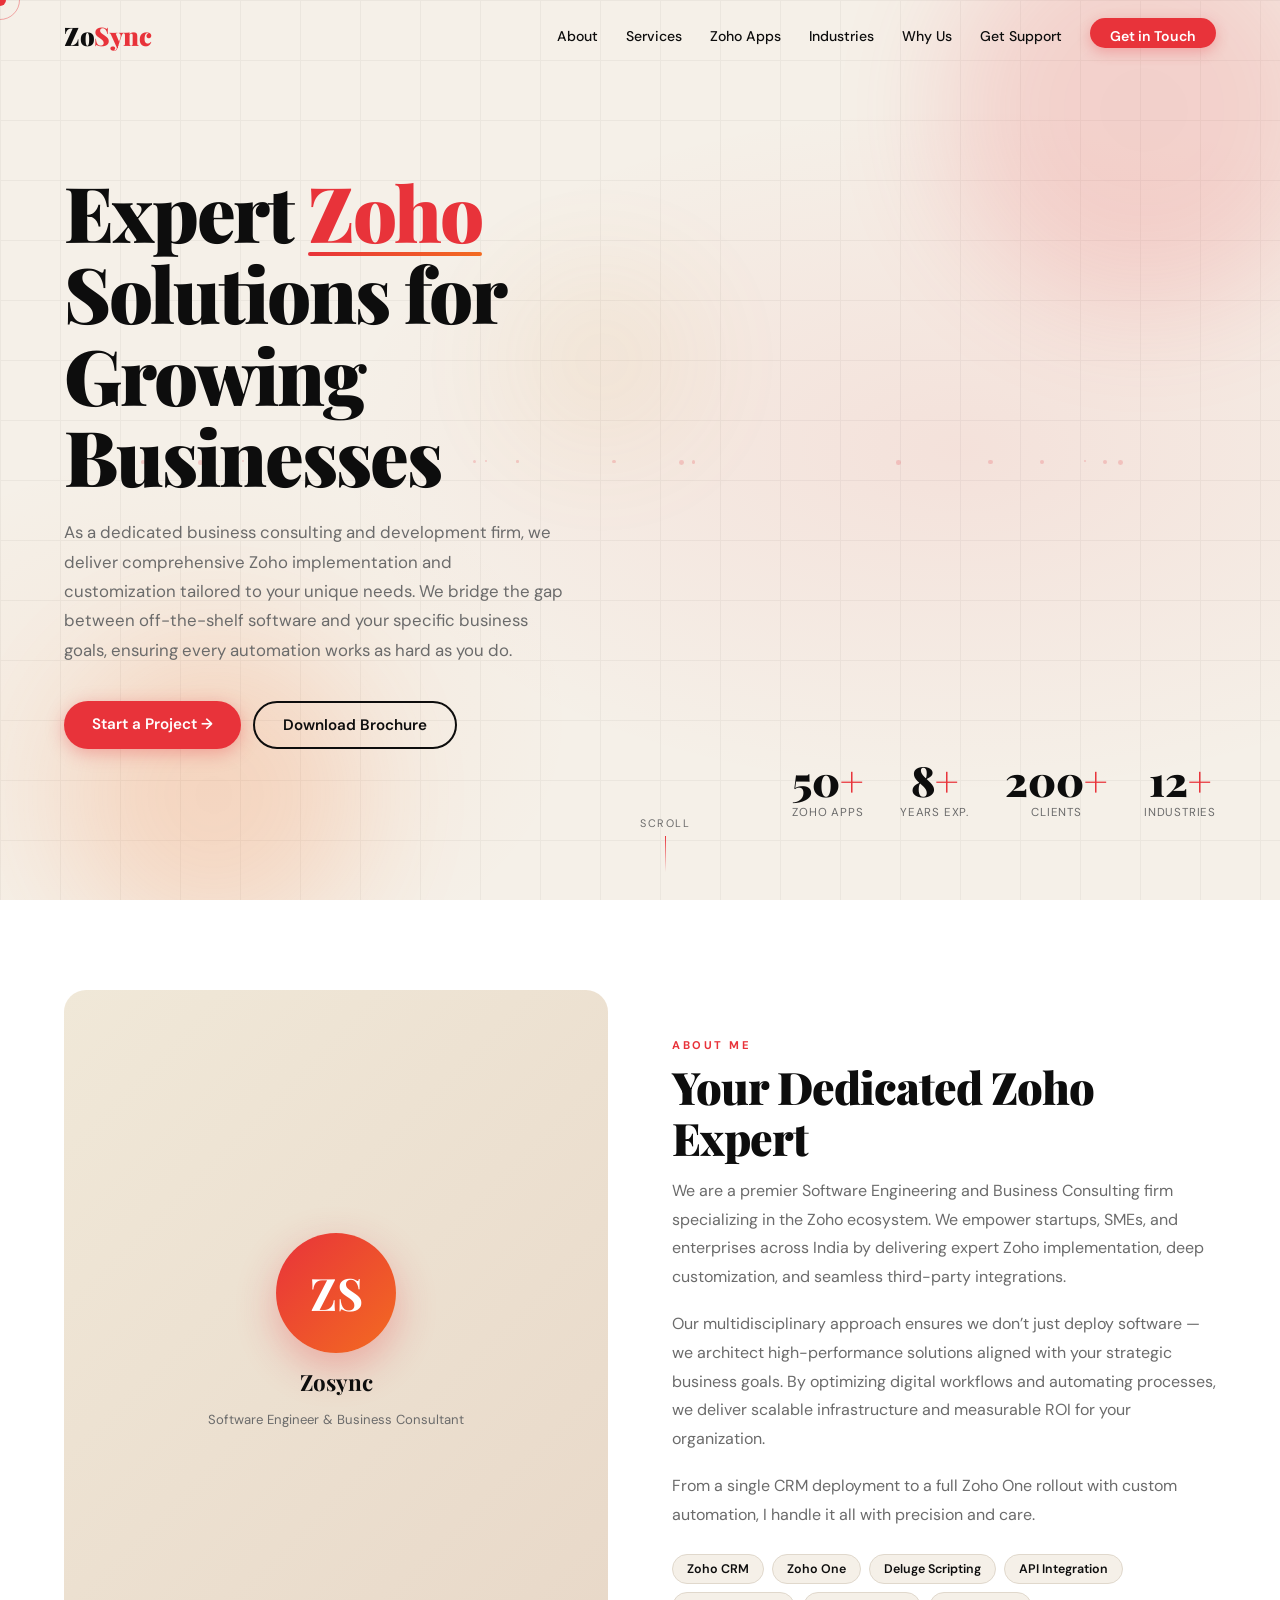
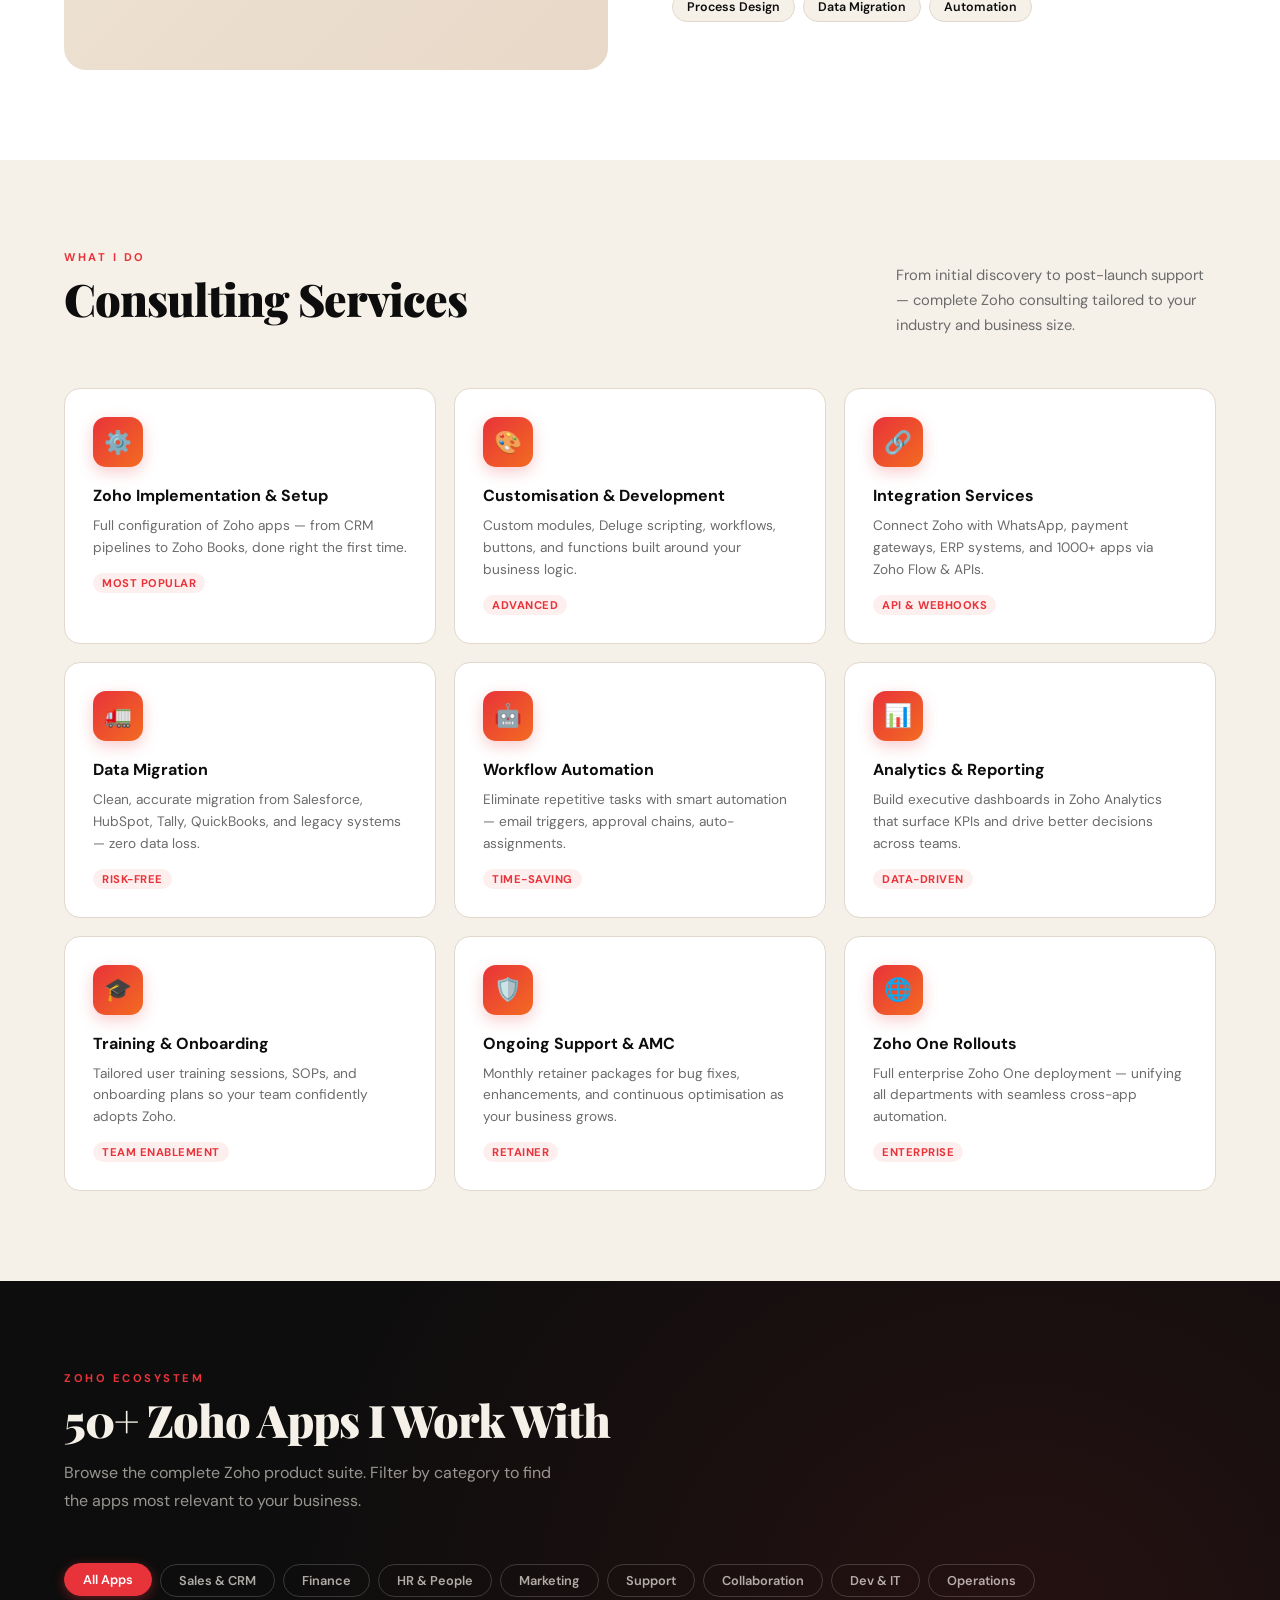
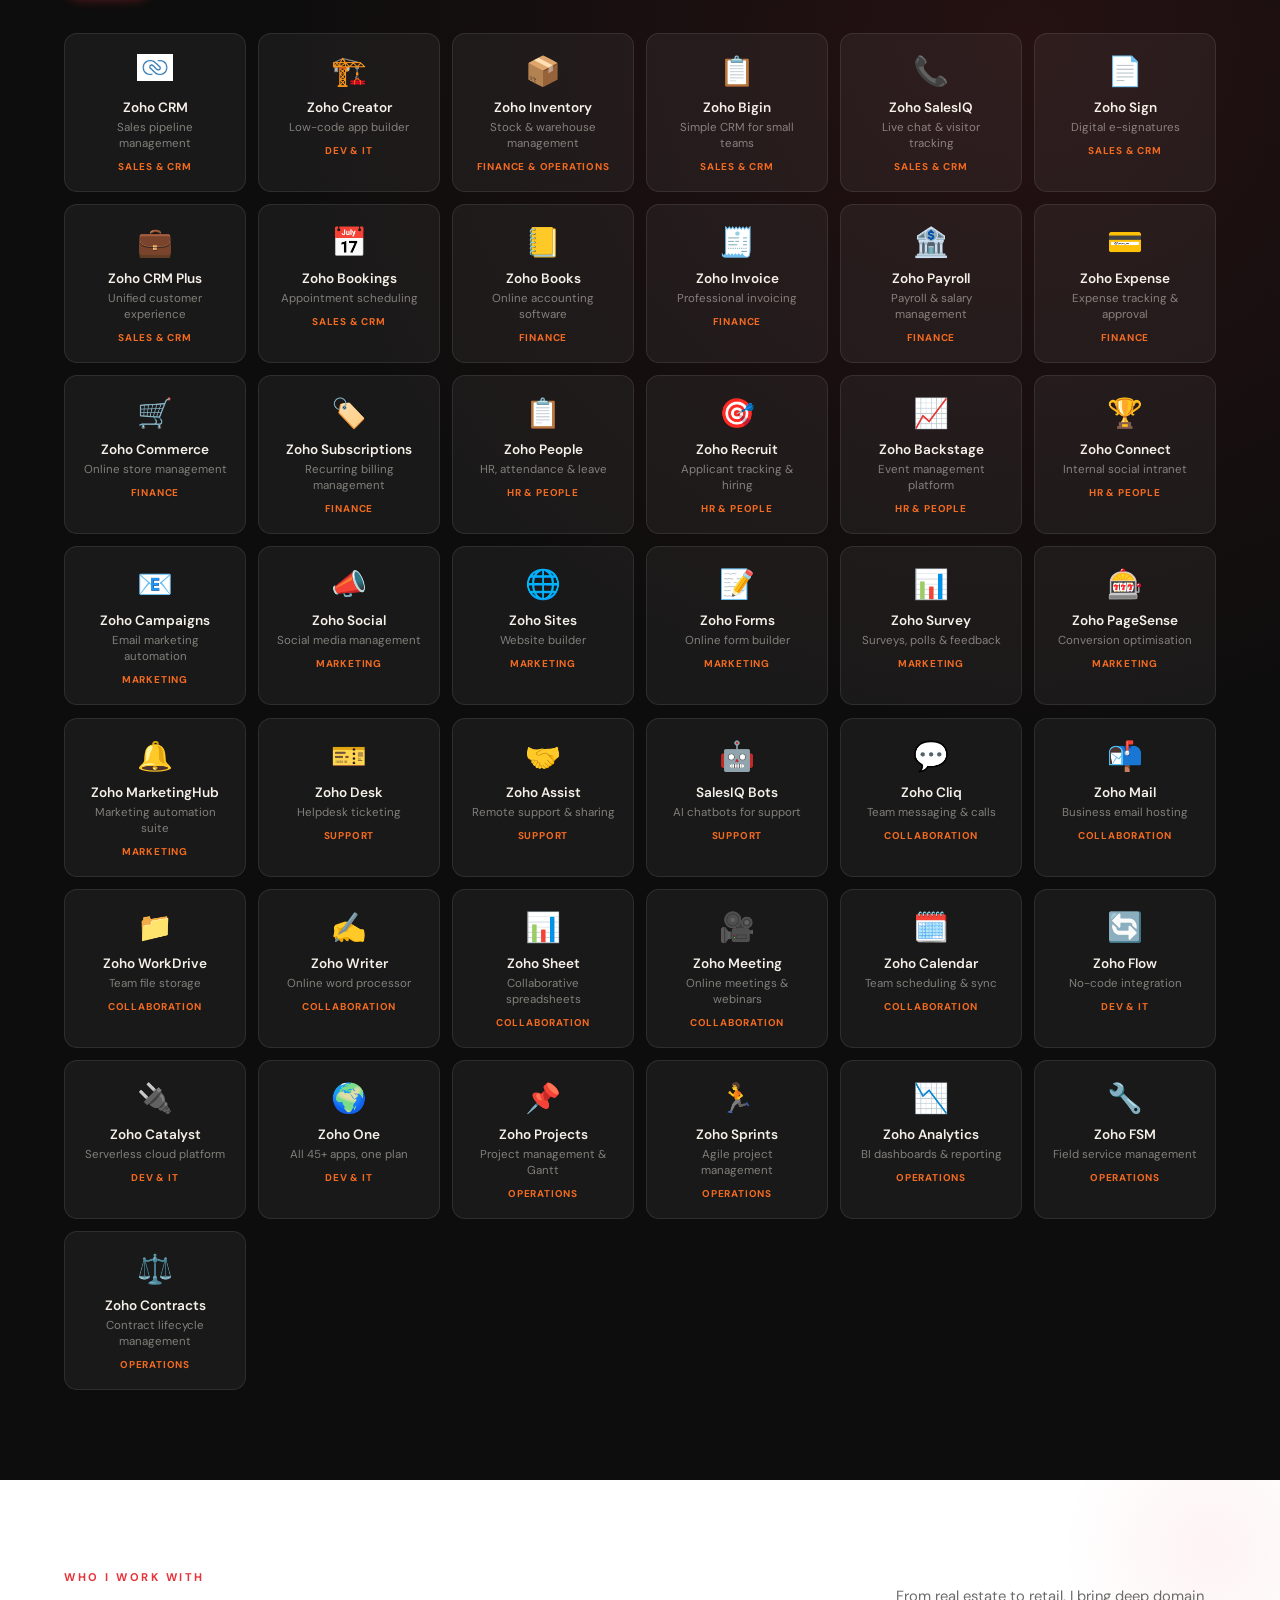
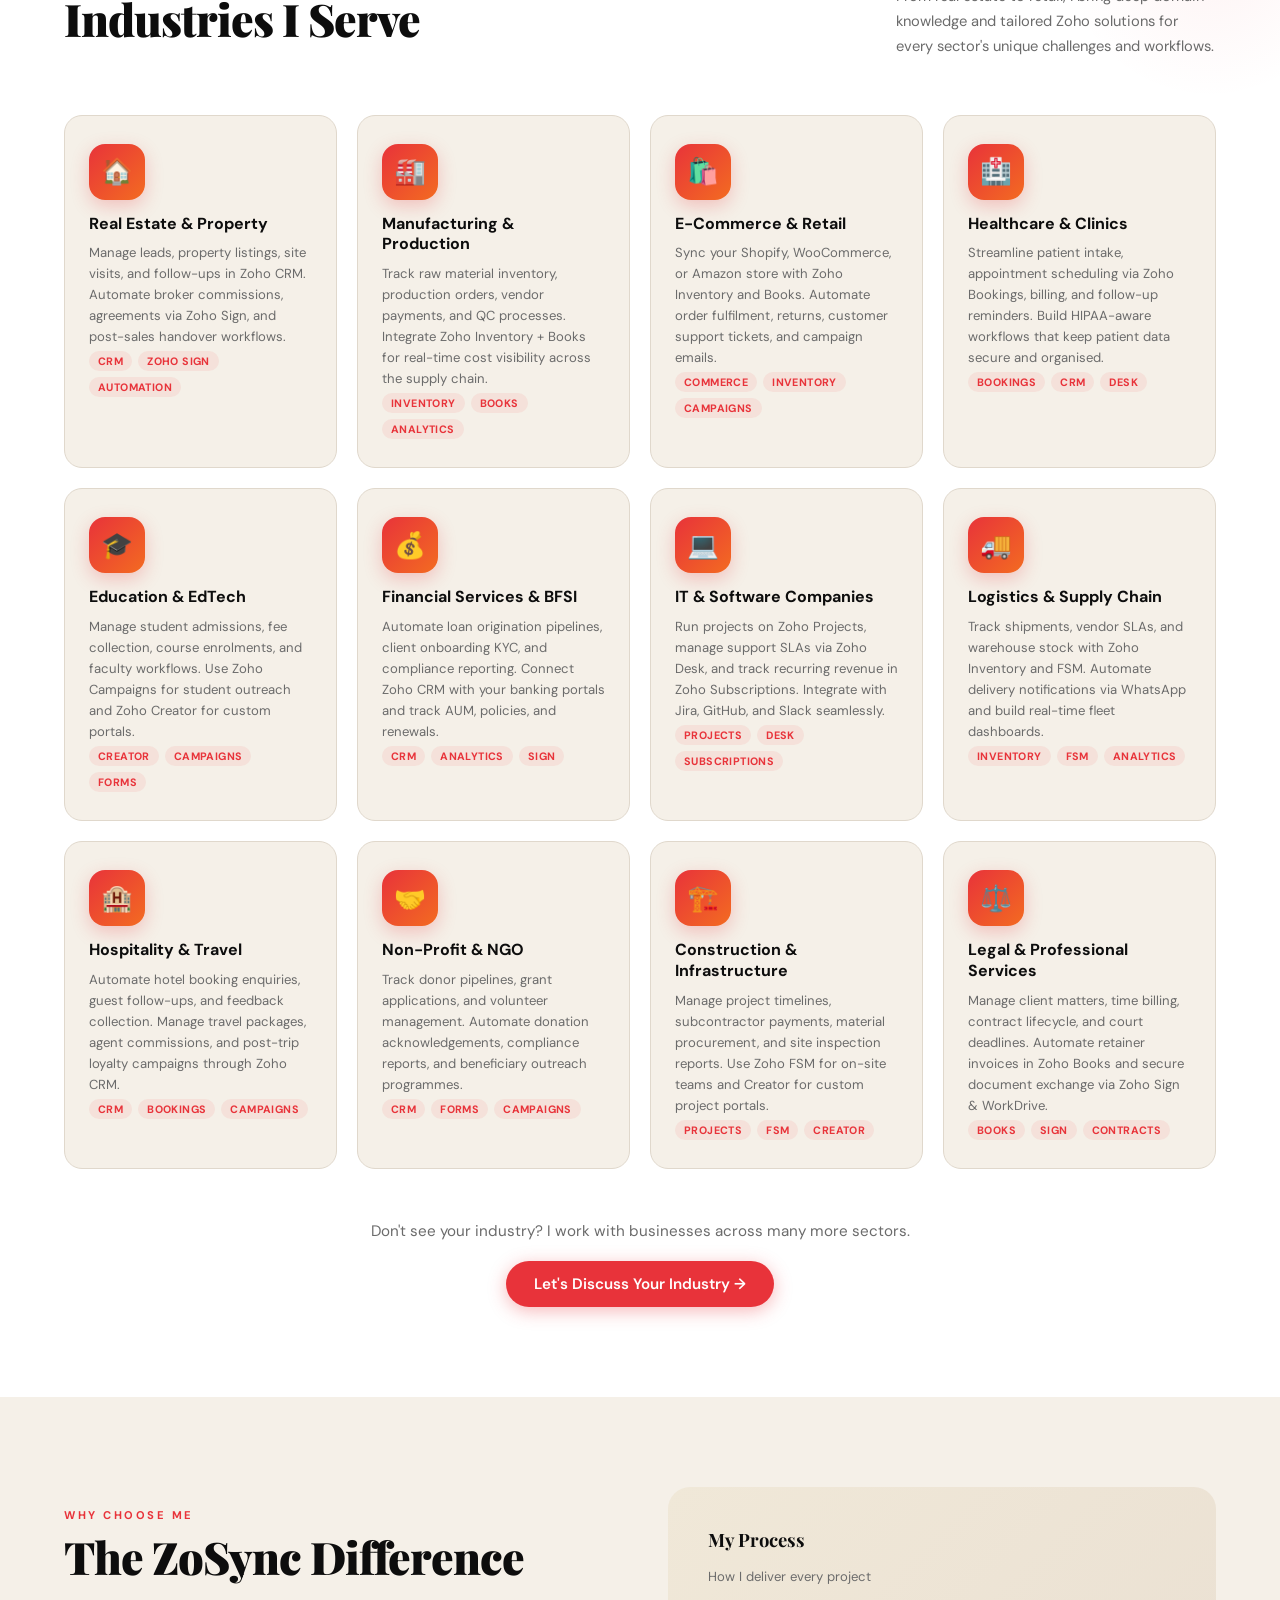
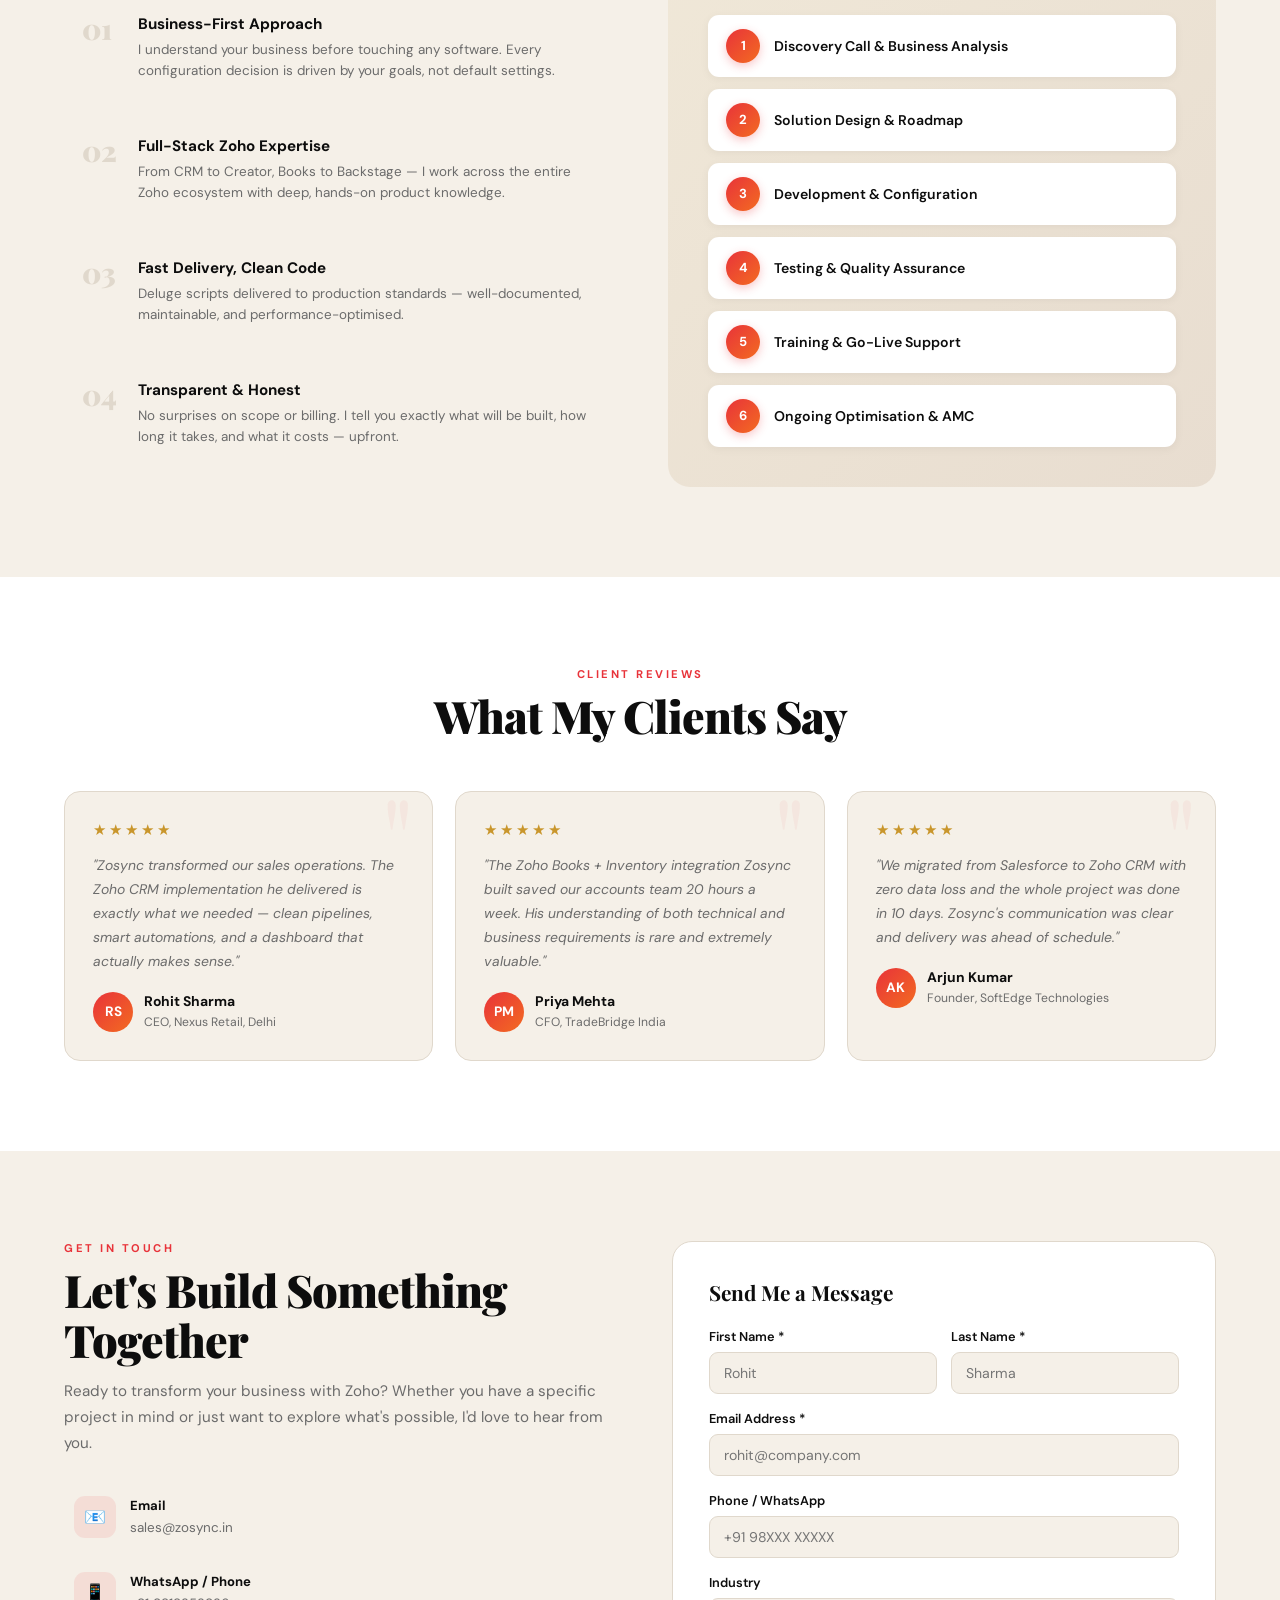
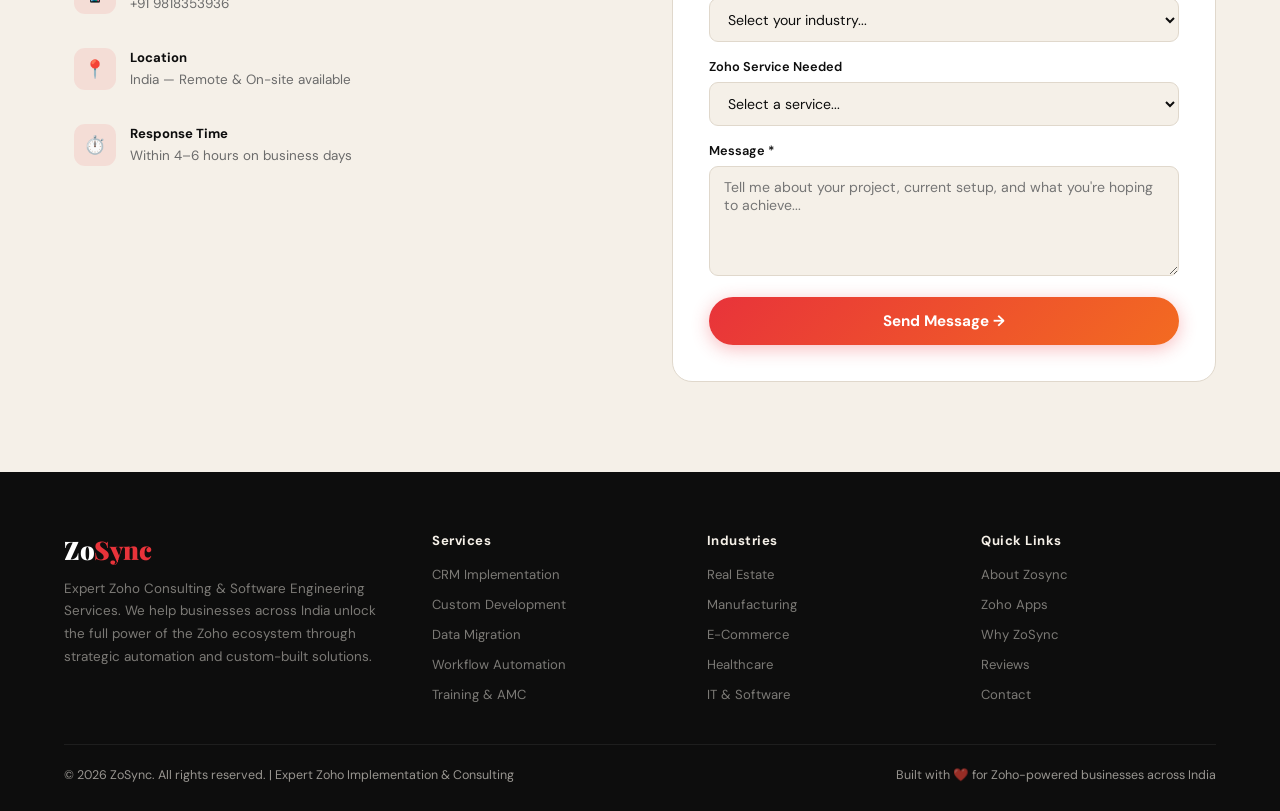
<file: index.html>
<!DOCTYPE html>
<html lang="en">
<head>
  <!-- Google Tag Manager -->
<script>(function(w,d,s,l,i){w[l]=w[l]||[];w[l].push({'gtm.start':
new Date().getTime(),event:'gtm.js'});var f=d.getElementsByTagName(s)[0],
j=d.createElement(s),dl=l!='dataLayer'?'&l='+l:'';j.async=true;j.src=
'https://www.googletagmanager.com/gtm.js?id='+i+dl;f.parentNode.insertBefore(j,f);
})(window,document,'script','dataLayer','GTM-WGZTRVZZ');</script>
<!-- End Google Tag Manager -->
  <!-- Google tag (gtag.js) -->
<script async src="https://www.googletagmanager.com/gtag/js?id=G-4LGYNEG4SE"></script>
<script>
  window.dataLayer = window.dataLayer || [];
  function gtag(){dataLayer.push(arguments);}
  gtag('js', new Date());

  gtag('config', 'G-4LGYNEG4SE');
</script>
<meta charset="UTF-8"/>
<meta name="viewport" content="width=device-width, initial-scale=1.0"/>
<title>ZoSync | Expert Zoho Developer & Implementation Agency in India</title>
<meta name="description" content="Transform your business workflows with ZoSync. We provide end-to-end Zoho CRM implementation, custom Deluge scripting, and API integrations. Book a free consultation today.">
<link rel="preconnect" href="https://fonts.googleapis.com">
<link href="https://fonts.googleapis.com/css2?family=Playfair+Display:wght@700;900&family=DM+Sans:wght@300;400;500;600&display=swap" rel="stylesheet">
<link rel="stylesheet" href="index.css">
<link rel="icon" type="image/png" href="assets/Zosync-favicon.png">
</head>
<body>
<!-- Google Tag Manager (noscript) -->
<noscript><iframe src="https://www.googletagmanager.com/ns.html?id=GTM-WGZTRVZZ"
height="0" width="0" style="display:none;visibility:hidden"></iframe></noscript>
<!-- End Google Tag Manager (noscript) -->
<div id="cur"></div>
<div id="cur-ring"></div>
<div id="prog"></div>

<!-- ═══ NAV ═══ -->
<nav id="nav">
  <a href="#" class="logo">Zo<span>Sync</span></a>
  <ul class="nav-links">
    <li><a href="#about">About</a></li>
    <li><a href="#services">Services</a></li>
    <li><a href="#apps">Zoho Apps</a></li>
    <li><a href="#industries">Industries</a></li>
    <li><a href="#why">Why Us</a></li>
    <li><a href="../services/zoho-amc.html">Get Support</a></li>
    <li><a href="#contact" class="nav-cta">Get in Touch</a></li>
  </ul>
  <div class="burger" id="burger"><span></span><span></span><span></span></div>
</nav>

<!-- Mobile Drawer -->
<div class="nav-drawer" id="navDrawer">
  <a href="#about" class="drawer-link">About</a>
  <a href="#services" class="drawer-link">Services</a>
  <a href="#apps" class="drawer-link">Zoho Apps</a>
  <a href="#industries" class="drawer-link">Industries</a>
  <a href="#why" class="drawer-link">Why Us</a>
  <a href="../services/zoho-amc.html" class="drawer-link">Get Support</a>
  <a href="#contact" class="drawer-cta drawer-link">Get in Touch</a>
</div>

<!-- ═══ HERO ═══ -->
<section id="hero">
  <div class="hero-bg"></div>
  <div class="hero-grid"></div>
  <div class="orb o1"></div>
  <div class="orb o2"></div>  
  <div class="orb o3"></div>
  <div id="particles"></div>

  <div class="hero-content">
    <!-- <div class="hero-badge"><span class="dot"></span>Certified Zoho Developer · India</div> -->
    <h1>Expert <em>Zoho</em><br>Solutions for<br>Growing Businesses</h1>
    <p class="hero-sub">As a dedicated business consulting and development firm, we deliver comprehensive Zoho implementation and customization tailored to your unique needs. We bridge the gap between off-the-shelf software and your specific business goals, ensuring every automation works as hard as you do.</p>
    <div class="hero-btns">
      <a href="#contact" class="btn-p">Start a Project →</a>
      <a href="https://workdrive.zohoexternal.in/external/d58b648deb5efe5ecb1785c573146305808f941d7d4450b89792d98894bd48fb" target="_blank" class="btn-s">Download Brochure</a>
    </div>
  </div>

  <div class="hero-stats">
    <div class="stat"><div class="snum" data-count="50">0<span>+</span></div><div class="slabel">Zoho Apps</div></div>
    <div class="stat"><div class="snum" data-count="8">0<span>+</span></div><div class="slabel">Years Exp.</div></div>
    <div class="stat"><div class="snum" data-count="200">0<span>+</span></div><div class="slabel">Clients</div></div>
    <div class="stat"><div class="snum" data-count="12">0<span>+</span></div><div class="slabel">Industries</div></div>
  </div>

  <div class="scroll-hint"><span>Scroll</span><div class="scroll-line"></div></div>
</section>

<!-- ═══ ABOUT ═══ -->
<section id="about">
  <div class="about-grid">
    <div class="reveal fl">
      <div class="about-img">
        <div class="av-wrap">
          <div class="av-icon">ZS</div>
          <div class="av-name">Zosync</div>
          <div class="av-title">Software Engineer & Business Consultant</div>
        </div>
        <!-- <div class="about-corner"><span>✅</span>Zoho Certified Developer</div> -->
      </div>
    </div>
    <div class="reveal fr">
      <div class="sec-lbl">About Me</div>
      <h2 class="sec-title">Your Dedicated Zoho Expert</h2>
      <div class="about-text">
       <p>We are a premier Software Engineering and Business Consulting firm specializing in the Zoho ecosystem. We empower startups, SMEs, and enterprises across India by delivering expert Zoho implementation, deep customization, and seamless third-party integrations.</p>

<p>Our multidisciplinary approach ensures we don’t just deploy software — we architect high-performance solutions aligned with your strategic business goals. By optimizing digital workflows and automating processes, we deliver scalable infrastructure and measurable ROI for your organization.</p>
        <p>From a single CRM deployment to a full Zoho One rollout with custom automation, I handle it all with precision and care.</p>
      </div>
      <div class="chips stag">
        <span class="chip">Zoho CRM</span>
        <span class="chip">Zoho One</span>
        <span class="chip">Deluge Scripting</span>
        <span class="chip">API Integration</span>
        <span class="chip">Process Design</span>
        <span class="chip">Data Migration</span>
        <span class="chip">Automation</span>
      </div>
    </div>
  </div>
</section>

<!-- ═══ SERVICES ═══ -->
<section id="services">
  <div class="svc-intro reveal">
    <div><div class="sec-lbl">What I Do</div><h2 class="sec-title">Consulting Services</h2></div>
    <p class="r">From initial discovery to post-launch support — complete Zoho consulting tailored to your industry and business size.</p>
  </div>
  <div class="svc-grid stag">
    <div class="svc-card"><div class="svc-icon">⚙️</div><h3>Zoho Implementation & Setup</h3><p>Full configuration of Zoho apps — from CRM pipelines to Zoho Books, done right the first time.</p><span class="svc-tag">Most Popular</span></div>
    <div class="svc-card"><div class="svc-icon">🎨</div><h3>Customisation & Development</h3><p>Custom modules, Deluge scripting, workflows, buttons, and functions built around your business logic.</p><span class="svc-tag">Advanced</span></div>
    <div class="svc-card"><div class="svc-icon">🔗</div><h3>Integration Services</h3><p>Connect Zoho with WhatsApp, payment gateways, ERP systems, and 1000+ apps via Zoho Flow & APIs.</p><span class="svc-tag">API & Webhooks</span></div>
    <div class="svc-card"><div class="svc-icon">🚛</div><h3>Data Migration</h3><p>Clean, accurate migration from Salesforce, HubSpot, Tally, QuickBooks, and legacy systems — zero data loss.</p><span class="svc-tag">Risk-Free</span></div>
    <div class="svc-card"><div class="svc-icon">🤖</div><h3>Workflow Automation</h3><p>Eliminate repetitive tasks with smart automation — email triggers, approval chains, auto-assignments.</p><span class="svc-tag">Time-Saving</span></div>
    <div class="svc-card"><div class="svc-icon">📊</div><h3>Analytics & Reporting</h3><p>Build executive dashboards in Zoho Analytics that surface KPIs and drive better decisions across teams.</p><span class="svc-tag">Data-Driven</span></div>
    <div class="svc-card"><div class="svc-icon">🎓</div><h3>Training & Onboarding</h3><p>Tailored user training sessions, SOPs, and onboarding plans so your team confidently adopts Zoho.</p><span class="svc-tag">Team Enablement</span></div>
    <div class="svc-card"><div class="svc-icon">🛡️</div><h3>Ongoing Support & AMC</h3><p>Monthly retainer packages for bug fixes, enhancements, and continuous optimisation as your business grows.</p><span class="svc-tag">Retainer</span></div>
    <div class="svc-card"><div class="svc-icon">🌐</div><h3>Zoho One Rollouts</h3><p>Full enterprise Zoho One deployment — unifying all departments with seamless cross-app automation.</p><span class="svc-tag">Enterprise</span></div>
  </div>
</section>

<!-- ═══ ZOHO APPS ═══ -->
<section id="apps">
  <div class="reveal">
    <div class="sec-lbl">Zoho Ecosystem</div>
    <h2 class="sec-title">50+ Zoho Apps I Work With</h2>
    <p class="sec-sub">Browse the complete Zoho product suite. Filter by category to find the apps most relevant to your business.</p>
  </div>
  <div class="filter-bar reveal">
    <button class="fbtn active" onclick="filterApps('all',this)">All Apps</button>
    <button class="fbtn" onclick="filterApps('sales',this)">Sales & CRM</button>
    <button class="fbtn" onclick="filterApps('finance',this)">Finance</button>
    <button class="fbtn" onclick="filterApps('hr',this)">HR & People</button>
    <button class="fbtn" onclick="filterApps('marketing',this)">Marketing</button>
    <button class="fbtn" onclick="filterApps('support',this)">Support</button>
    <button class="fbtn" onclick="filterApps('collab',this)">Collaboration</button>
    <button class="fbtn" onclick="filterApps('dev',this)">Dev & IT</button>
    <button class="fbtn" onclick="filterApps('ops',this)">Operations</button>
  </div>
  <div class="apps-grid" id="appsGrid">
   <div class="acard" data-cat="sales">
  <a href="services/zoho-crm.html" style="display: contents; text-decoration: none; color: inherit;">
    <span class="aemoji">
      <img src="assets/ZohoCrm.png" alt="Zoho CRM" width="25%"/>
    </span>
    <div class="aname">Zoho CRM</div>
    <div class="adesc">Sales pipeline management</div>
    <span class="acat">Sales & CRM</span>
  </a>
</div>

<div class="acard" data-cat="dev">
  <a href="services/zoho-creator.html" style="display: contents; text-decoration: none; color: inherit;">
    <span class="aemoji">🏗️</span>
    <div class="aname">Zoho Creator</div>
    <div class="adesc">Low-code app builder</div>
    <span class="acat">Dev & IT</span>
  </a>
</div>

    <div class="acard" data-cat="finance">
  <a href="services/zoho-inventory.html" style="display: contents; text-decoration: none; color: inherit;">
    <span class="aemoji">📦</span>
    <div class="aname">Zoho Inventory</div>
    <div class="adesc">Stock & warehouse management</div>
    <span class="acat">Finance & Operations</span>
  </a>
</div>

 <div class="acard" data-cat="sales">
  <a href="services/zoho-bigin.html" style="display: contents; text-decoration: none; color: inherit;">
    <span class="aemoji">📋</span>
    <div class="aname">Zoho Bigin</div>
    <div class="adesc">Simple CRM for small teams</div>
    <span class="acat">Sales & CRM</span>
  </a>
</div>
   
    <div class="acard" data-cat="sales"><span class="aemoji">📞</span><div class="aname">Zoho SalesIQ</div><div class="adesc">Live chat & visitor tracking</div><span class="acat">Sales & CRM</span></div>
    <div class="acard" data-cat="sales"><span class="aemoji">📄</span><div class="aname">Zoho Sign</div><div class="adesc">Digital e-signatures</div><span class="acat">Sales & CRM</span></div>
    <div class="acard" data-cat="sales"><span class="aemoji">💼</span><div class="aname">Zoho CRM Plus</div><div class="adesc">Unified customer experience</div><span class="acat">Sales & CRM</span></div>
    <div class="acard" data-cat="sales"><span class="aemoji">📅</span><div class="aname">Zoho Bookings</div><div class="adesc">Appointment scheduling</div><span class="acat">Sales & CRM</span></div>
    <div class="acard" data-cat="finance"><span class="aemoji">📒</span><div class="aname">Zoho Books</div><div class="adesc">Online accounting software</div><span class="acat">Finance</span></div>
    <div class="acard" data-cat="finance"><span class="aemoji">🧾</span><div class="aname">Zoho Invoice</div><div class="adesc">Professional invoicing</div><span class="acat">Finance</span></div>
    <div class="acard" data-cat="finance"><span class="aemoji">🏦</span><div class="aname">Zoho Payroll</div><div class="adesc">Payroll & salary management</div><span class="acat">Finance</span></div>
    <div class="acard" data-cat="finance"><span class="aemoji">💳</span><div class="aname">Zoho Expense</div><div class="adesc">Expense tracking & approval</div><span class="acat">Finance</span></div>



    <div class="acard" data-cat="finance"><span class="aemoji">🛒</span><div class="aname">Zoho Commerce</div><div class="adesc">Online store management</div><span class="acat">Finance</span></div>
    <div class="acard" data-cat="finance"><span class="aemoji">🏷️</span><div class="aname">Zoho Subscriptions</div><div class="adesc">Recurring billing management</div><span class="acat">Finance</span></div>
     <div class="acard" data-cat="hr">
  <a href="services/zoho-people.html" style="display: contents; text-decoration: none; color: inherit;">
    <span class="aemoji">📋</span>
    <div class="aname">Zoho People</div>
    <div class="adesc">HR, attendance & leave</div>
    <span class="acat">HR & People</span>
  </a>
</div>

  


    <div class="acard" data-cat="hr"><span class="aemoji">🎯</span><div class="aname">Zoho Recruit</div><div class="adesc">Applicant tracking & hiring</div><span class="acat">HR & People</span></div>
    <div class="acard" data-cat="hr"><span class="aemoji">📈</span><div class="aname">Zoho Backstage</div><div class="adesc">Event management platform</div><span class="acat">HR & People</span></div>
    <div class="acard" data-cat="hr"><span class="aemoji">🏆</span><div class="aname">Zoho Connect</div><div class="adesc">Internal social intranet</div><span class="acat">HR & People</span></div>
    <div class="acard" data-cat="marketing"><span class="aemoji">📧</span><div class="aname">Zoho Campaigns</div><div class="adesc">Email marketing automation</div><span class="acat">Marketing</span></div>
    <div class="acard" data-cat="marketing"><span class="aemoji">📣</span><div class="aname">Zoho Social</div><div class="adesc">Social media management</div><span class="acat">Marketing</span></div>
    <div class="acard" data-cat="marketing"><span class="aemoji">🌐</span><div class="aname">Zoho Sites</div><div class="adesc">Website builder</div><span class="acat">Marketing</span></div>
    <div class="acard" data-cat="marketing"><span class="aemoji">📝</span><div class="aname">Zoho Forms</div><div class="adesc">Online form builder</div><span class="acat">Marketing</span></div>
    <div class="acard" data-cat="marketing"><span class="aemoji">📊</span><div class="aname">Zoho Survey</div><div class="adesc">Surveys, polls & feedback</div><span class="acat">Marketing</span></div>
    <div class="acard" data-cat="marketing"><span class="aemoji">🎰</span><div class="aname">Zoho PageSense</div><div class="adesc">Conversion optimisation</div><span class="acat">Marketing</span></div>
    <div class="acard" data-cat="marketing"><span class="aemoji">🔔</span><div class="aname">Zoho MarketingHub</div><div class="adesc">Marketing automation suite</div><span class="acat">Marketing</span></div>

     <div class="acard" data-cat="support">
  <a href="services/zoho-desk.html" style="display: contents; text-decoration: none; color: inherit;">
    <span class="aemoji">🎫</span>
    <div class="aname">Zoho Desk</div>
    <div class="adesc">Helpdesk ticketing</div>
    <span class="acat">Support</span>
  </a>
</div>


    <div class="acard" data-cat="support"><span class="aemoji">🤝</span><div class="aname">Zoho Assist</div><div class="adesc">Remote support & sharing</div><span class="acat">Support</span></div>
    <div class="acard" data-cat="support"><span class="aemoji">🤖</span><div class="aname">SalesIQ Bots</div><div class="adesc">AI chatbots for support</div><span class="acat">Support</span></div>
    <div class="acard" data-cat="collab"><span class="aemoji">💬</span><div class="aname">Zoho Cliq</div><div class="adesc">Team messaging & calls</div><span class="acat">Collaboration</span></div>
    <div class="acard" data-cat="collab"><span class="aemoji">📬</span><div class="aname">Zoho Mail</div><div class="adesc">Business email hosting</div><span class="acat">Collaboration</span></div>
    <div class="acard" data-cat="collab"><span class="aemoji">📁</span><div class="aname">Zoho WorkDrive</div><div class="adesc">Team file storage</div><span class="acat">Collaboration</span></div>
    <div class="acard" data-cat="collab"><span class="aemoji">✍️</span><div class="aname">Zoho Writer</div><div class="adesc">Online word processor</div><span class="acat">Collaboration</span></div>
    <div class="acard" data-cat="collab"><span class="aemoji">📊</span><div class="aname">Zoho Sheet</div><div class="adesc">Collaborative spreadsheets</div><span class="acat">Collaboration</span></div>
    <div class="acard" data-cat="collab"><span class="aemoji">🎥</span><div class="aname">Zoho Meeting</div><div class="adesc">Online meetings & webinars</div><span class="acat">Collaboration</span></div>
    <div class="acard" data-cat="collab"><span class="aemoji">🗓️</span><div class="aname">Zoho Calendar</div><div class="adesc">Team scheduling & sync</div><span class="acat">Collaboration</span></div>

   

    <div class="acard" data-cat="dev"><span class="aemoji">🔄</span><div class="aname">Zoho Flow</div><div class="adesc">No-code integration</div><span class="acat">Dev & IT</span></div>
    <div class="acard" data-cat="dev"><span class="aemoji">🔌</span><div class="aname">Zoho Catalyst</div><div class="adesc">Serverless cloud platform</div><span class="acat">Dev & IT</span></div>
    <div class="acard" data-cat="dev"><span class="aemoji">🌍</span><div class="aname">Zoho One</div><div class="adesc">All 45+ apps, one plan</div><span class="acat">Dev & IT</span></div>
    <div class="acard" data-cat="ops"><span class="aemoji">📌</span><div class="aname">Zoho Projects</div><div class="adesc">Project management & Gantt</div><span class="acat">Operations</span></div>
    <div class="acard" data-cat="ops"><span class="aemoji">🏃</span><div class="aname">Zoho Sprints</div><div class="adesc">Agile project management</div><span class="acat">Operations</span></div>
    <div class="acard" data-cat="ops"><span class="aemoji">📉</span><div class="aname">Zoho Analytics</div><div class="adesc">BI dashboards & reporting</div><span class="acat">Operations</span></div>
    <div class="acard" data-cat="ops"><span class="aemoji">🔧</span><div class="aname">Zoho FSM</div><div class="adesc">Field service management</div><span class="acat">Operations</span></div>
    <div class="acard" data-cat="ops"><span class="aemoji">⚖️</span><div class="aname">Zoho Contracts</div><div class="adesc">Contract lifecycle management</div><span class="acat">Operations</span></div>
  </div>
</section>

<!-- ═══ INDUSTRIES ═══ -->
<section id="industries">
  <div class="ind-head reveal">
    <div>
      <div class="sec-lbl">Who I Work With</div>
      <h2 class="sec-title">Industries I Serve</h2>
    </div>
    <p class="r">From real estate to retail, I bring deep domain knowledge and tailored Zoho solutions for every sector's unique challenges and workflows.</p>
  </div>

  <div class="ind-grid stag">

    <!-- 1. Real Estate -->
<a href="/Industry/real-estate.html" style="display: contents; text-decoration: none; color: inherit;">
  <div class="ind-card">
    <div class="ind-icon-wrap">🏠</div>
    <div class="ind-body">
      <h3>Real Estate & Property</h3>
      <p>
        Manage leads, property listings, site visits, and follow-ups in Zoho CRM.
        Automate broker commissions, agreements via Zoho Sign, and post-sales handover workflows.
      </p>
      <div class="ind-tags">
        <span class="ind-tag">CRM</span>
        <span class="ind-tag">Zoho Sign</span>
        <span class="ind-tag">Automation</span>
      </div>
    </div>
  </div>
</a>

    <!-- 2. Manufacturing -->
    <div class="ind-card">
      <div class="ind-icon-wrap">🏭</div>
      <div class="ind-body">
        <h3>Manufacturing & Production</h3>
        <p>Track raw material inventory, production orders, vendor payments, and QC processes. Integrate Zoho Inventory + Books for real-time cost visibility across the supply chain.</p>
        <div class="ind-tags">
          <span class="ind-tag">Inventory</span>
          <span class="ind-tag">Books</span>
          <span class="ind-tag">Analytics</span>
        </div>
      </div>
    </div>

    <!-- 3. E-Commerce -->
    <div class="ind-card">
      <div class="ind-icon-wrap">🛍️</div>
      <div class="ind-body">
        <h3>E-Commerce & Retail</h3>
        <p>Sync your Shopify, WooCommerce, or Amazon store with Zoho Inventory and Books. Automate order fulfilment, returns, customer support tickets, and campaign emails.</p>
        <div class="ind-tags">
          <span class="ind-tag">Commerce</span>
          <span class="ind-tag">Inventory</span>
          <span class="ind-tag">Campaigns</span>
        </div>
      </div>
    </div>

    <!-- 4. Healthcare -->
    <div class="ind-card">
      <div class="ind-icon-wrap">🏥</div>
      <div class="ind-body">
        <h3>Healthcare & Clinics</h3>
        <p>Streamline patient intake, appointment scheduling via Zoho Bookings, billing, and follow-up reminders. Build HIPAA-aware workflows that keep patient data secure and organised.</p>
        <div class="ind-tags">
          <span class="ind-tag">Bookings</span>
          <span class="ind-tag">CRM</span>
          <span class="ind-tag">Desk</span>
        </div>
      </div>
    </div>

    <!-- 5. Education -->
    <div class="ind-card">
      <div class="ind-icon-wrap">🎓</div>
      <div class="ind-body">
        <h3>Education & EdTech</h3>
        <p>Manage student admissions, fee collection, course enrolments, and faculty workflows. Use Zoho Campaigns for student outreach and Zoho Creator for custom portals.</p>
        <div class="ind-tags">
          <span class="ind-tag">Creator</span>
          <span class="ind-tag">Campaigns</span>
          <span class="ind-tag">Forms</span>
        </div>
      </div>
    </div>

    <!-- 6. Financial Services -->
    <div class="ind-card">
      <div class="ind-icon-wrap">💰</div>
      <div class="ind-body">
        <h3>Financial Services & BFSI</h3>
        <p>Automate loan origination pipelines, client onboarding KYC, and compliance reporting. Connect Zoho CRM with your banking portals and track AUM, policies, and renewals.</p>
        <div class="ind-tags">
          <span class="ind-tag">CRM</span>
          <span class="ind-tag">Analytics</span>
          <span class="ind-tag">Sign</span>
        </div>
      </div>
    </div>

    <!-- 7. IT & Software -->
    <div class="ind-card">
      <div class="ind-icon-wrap">💻</div>
      <div class="ind-body">
        <h3>IT & Software Companies</h3>
        <p>Run projects on Zoho Projects, manage support SLAs via Zoho Desk, and track recurring revenue in Zoho Subscriptions. Integrate with Jira, GitHub, and Slack seamlessly.</p>
        <div class="ind-tags">
          <span class="ind-tag">Projects</span>
          <span class="ind-tag">Desk</span>
          <span class="ind-tag">Subscriptions</span>
        </div>
      </div>
    </div>

    <!-- 8. Logistics & Supply Chain -->
    <div class="ind-card">
      <div class="ind-icon-wrap">🚚</div>
      <div class="ind-body">
        <h3>Logistics & Supply Chain</h3>
        <p>Track shipments, vendor SLAs, and warehouse stock with Zoho Inventory and FSM. Automate delivery notifications via WhatsApp and build real-time fleet dashboards.</p>
        <div class="ind-tags">
          <span class="ind-tag">Inventory</span>
          <span class="ind-tag">FSM</span>
          <span class="ind-tag">Analytics</span>
        </div>
      </div>
    </div>

    <!-- 9. Hospitality & Travel -->
    <div class="ind-card">
      <div class="ind-icon-wrap">🏨</div>
      <div class="ind-body">
        <h3>Hospitality & Travel</h3>
        <p>Automate hotel booking enquiries, guest follow-ups, and feedback collection. Manage travel packages, agent commissions, and post-trip loyalty campaigns through Zoho CRM.</p>
        <div class="ind-tags">
          <span class="ind-tag">CRM</span>
          <span class="ind-tag">Bookings</span>
          <span class="ind-tag">Campaigns</span>
        </div>
      </div>
    </div>

    <!-- 10. Non-Profit & NGO -->
    <div class="ind-card">
      <div class="ind-icon-wrap">🤝</div>
      <div class="ind-body">
        <h3>Non-Profit & NGO</h3>
        <p>Track donor pipelines, grant applications, and volunteer management. Automate donation acknowledgements, compliance reports, and beneficiary outreach programmes.</p>
        <div class="ind-tags">
          <span class="ind-tag">CRM</span>
          <span class="ind-tag">Forms</span>
          <span class="ind-tag">Campaigns</span>
        </div>
      </div>
    </div>

    <!-- 11. Construction & Infrastructure -->
    <div class="ind-card">
      <div class="ind-icon-wrap">🏗️</div>
      <div class="ind-body">
        <h3>Construction & Infrastructure</h3>
        <p>Manage project timelines, subcontractor payments, material procurement, and site inspection reports. Use Zoho FSM for on-site teams and Creator for custom project portals.</p>
        <div class="ind-tags">
          <span class="ind-tag">Projects</span>
          <span class="ind-tag">FSM</span>
          <span class="ind-tag">Creator</span>
        </div>
      </div>
    </div>

    <!-- 12. Professional Services -->
    <div class="ind-card">
      <div class="ind-icon-wrap">⚖️</div>
      <div class="ind-body">
        <h3>Legal & Professional Services</h3>
        <p>Manage client matters, time billing, contract lifecycle, and court deadlines. Automate retainer invoices in Zoho Books and secure document exchange via Zoho Sign & WorkDrive.</p>
        <div class="ind-tags">
          <span class="ind-tag">Books</span>
          <span class="ind-tag">Sign</span>
          <span class="ind-tag">Contracts</span>
        </div>
      </div>
    </div>

  </div>

  <div class="ind-cta-row reveal">
    <p>Don't see your industry? I work with businesses across many more sectors.</p>
    <a href="#contact" class="btn-p">Let's Discuss Your Industry →</a>
  </div>
</section>

<!-- ═══ WHY ═══ -->
<section id="why">
  <div class="why-grid">
    <div class="reveal fl">
      <div class="sec-lbl">Why Choose Me</div>
      <h2 class="sec-title">The ZoSync Difference</h2>
      <div class="why-list">
        <div class="why-item"><div class="why-n">01</div><div><h4>Business-First Approach</h4><p>I understand your business before touching any software. Every configuration decision is driven by your goals, not default settings.</p></div></div>
        <div class="why-item"><div class="why-n">02</div><div><h4>Full-Stack Zoho Expertise</h4><p>From CRM to Creator, Books to Backstage — I work across the entire Zoho ecosystem with deep, hands-on product knowledge.</p></div></div>
        <div class="why-item"><div class="why-n">03</div><div><h4>Fast Delivery, Clean Code</h4><p>Deluge scripts delivered to production standards — well-documented, maintainable, and performance-optimised.</p></div></div>
        <div class="why-item"><div class="why-n">04</div><div><h4>Transparent & Honest</h4><p>No surprises on scope or billing. I tell you exactly what will be built, how long it takes, and what it costs — upfront.</p></div></div>
      </div>
    </div>
    <div class="reveal fr">
      <div class="why-vis">
        <h4 style="font-family:'Playfair Display',serif;font-size:1.15rem;margin-bottom:4px">My Process</h4>
        <p style="font-size:.82rem;color:var(--muted);margin-bottom:18px">How I deliver every project</p>
        <div class="pstep"><div class="pdot">1</div><div class="ptxt">Discovery Call & Business Analysis</div><span class="parr">→</span></div>
        <div class="pstep"><div class="pdot">2</div><div class="ptxt">Solution Design & Roadmap</div><span class="parr">→</span></div>
        <div class="pstep"><div class="pdot">3</div><div class="ptxt">Development & Configuration</div><span class="parr">→</span></div>
        <div class="pstep"><div class="pdot">4</div><div class="ptxt">Testing & Quality Assurance</div><span class="parr">→</span></div>
        <div class="pstep"><div class="pdot">5</div><div class="ptxt">Training & Go-Live Support</div><span class="parr">→</span></div>
        <div class="pstep"><div class="pdot">6</div><div class="ptxt">Ongoing Optimisation & AMC</div><span class="parr">→</span></div>
      </div>
    </div>
  </div>
</section>

<!-- ═══ TESTIMONIALS ═══ -->
<section id="testimonials">
  <div class="reveal" style="text-align:center;margin-bottom:50px">
    <div class="sec-lbl">Client Reviews</div>
    <h2 class="sec-title">What My Clients Say</h2>
  </div>
  <div class="tgrid stag">
    <div class="tcard">
      <div class="stars">★★★★★</div>
      <p>"Zosync transformed our sales operations. The Zoho CRM implementation he delivered is exactly what we needed — clean pipelines, smart automations, and a dashboard that actually makes sense."</p>
      <div class="tauthor"><div class="tav">RS</div><div class="tinfo"><strong>Rohit Sharma</strong><span>CEO, Nexus Retail, Delhi</span></div></div>
    </div>
    <div class="tcard">
      <div class="stars">★★★★★</div>
      <p>"The Zoho Books + Inventory integration Zosync built saved our accounts team 20 hours a week. His understanding of both technical and business requirements is rare and extremely valuable."</p>
      <div class="tauthor"><div class="tav">PM</div><div class="tinfo"><strong>Priya Mehta</strong><span>CFO, TradeBridge India</span></div></div>
    </div>
    <div class="tcard">
      <div class="stars">★★★★★</div>
      <p>"We migrated from Salesforce to Zoho CRM with zero data loss and the whole project was done in 10 days. Zosync's communication was clear and delivery was ahead of schedule."</p>
      <div class="tauthor"><div class="tav">AK</div><div class="tinfo"><strong>Arjun Kumar</strong><span>Founder, SoftEdge Technologies</span></div></div>
    </div>
  </div>
</section>

<!-- ═══ CONTACT ═══ -->
<section id="contact">
  <div class="cgrid">
    <div class="reveal fl">
      <div class="sec-lbl">Get In Touch</div>
      <h2 class="sec-title">Let's Build Something Together</h2>
      <p class="cinfo-p">Ready to transform your business with Zoho? Whether you have a specific project in mind or just want to explore what's possible, I'd love to hear from you.</p>
      <div class="cdet"><div class="cdet-icon">📧</div><div class="cdet-txt"><strong>Email</strong><span>sales@zosync.in</span></div></div>
      <div class="cdet"><div class="cdet-icon">📱</div><div class="cdet-txt"><strong>WhatsApp / Phone</strong><span>+91 9818353936</span></div></div>
      <div class="cdet"><div class="cdet-icon">📍</div><div class="cdet-txt"><strong>Location</strong><span>India — Remote & On-site available</span></div></div>
      <div class="cdet"><div class="cdet-icon">⏱️</div><div class="cdet-txt"><strong>Response Time</strong><span>Within 4–6 hours on business days</span></div></div>
    </div>
    <div class="reveal fr">
      <div class="cform">
        <h3 style="font-family:'Playfair Display',serif;font-size:1.3rem;margin-bottom:22px">Send Me a Message</h3>
        <div class="frow">
          <div class="fg"><label>First Name *</label><input type="text" id="fname" placeholder="Rohit"/></div>
          <div class="fg"><label>Last Name *</label><input type="text" id="lname" placeholder="Sharma"/></div>
        </div>
        <div class="fg"><label>Email Address *</label><input type="email" id="email" placeholder="rohit@company.com"/></div>
        <div class="fg"><label>Phone / WhatsApp</label><input type="tel" id="phone" placeholder="+91 98XXX XXXXX"/></div>
        <div class="fg">
          <label>Industry</label>
          <select id="industry">
            <option value="">Select your industry...</option>
            <option>Real Estate & Property</option>
            <option>Manufacturing & Production</option>
            <option>E-Commerce & Retail</option>
            <option>Healthcare & Clinics</option>
            <option>Education & EdTech</option>
            <option>Financial Services & BFSI</option>
            <option>IT & Software</option>
            <option>Logistics & Supply Chain</option>
            <option>Hospitality & Travel</option>
            <option>Non-Profit & NGO</option>
            <option>Construction & Infrastructure</option>
            <option>Legal & Professional Services</option>
            <option>Other</option>
          </select>
        </div>
        <div class="fg">
          <label>Zoho Service Needed</label>
          <select id="service">
            <option value="">Select a service...</option>
            <option>Zoho CRM Implementation</option>
            <option>Zoho Books / Finance Setup</option>
            <option>Custom Development (Deluge)</option>
            <option>Data Migration</option>
            <option>Integration & API</option>
            <option>Zoho One Rollout</option>
            <option>Training & Support</option>
            <option>Analytics & Reporting</option>
            <option>Other / Not Sure</option>
          </select>
        </div>
        <div class="fg"><label>Message *</label><textarea id="message" placeholder="Tell me about your project, current setup, and what you're hoping to achieve..."></textarea></div>
        <button class="fsub" onclick="submitForm()">Send Message →</button>
      </div>
    </div>
  </div>
</section>

<!-- ═══ FOOTER ═══ -->
<footer>
  <div class="ftop">
    <div class="fbrand">
      <a href="#" class="logo"><span style="color: var(--white);">Zo</span><span style="color:var(--red)">Sync</span></a>
      <p>Expert Zoho Consulting & Software Engineering Services. We help businesses across India unlock the full power of the Zoho ecosystem through strategic automation and custom-built solutions.</p>
    </div>
    <div class="fcol">
      <h5>Services</h5>
      <ul>
        <li><a href="#services">CRM Implementation</a></li>
        <li><a href="#services">Custom Development</a></li>
        <li><a href="#services">Data Migration</a></li>
        <li><a href="#services">Workflow Automation</a></li>
        <li><a href="#services">Training & AMC</a></li>
      </ul>
    </div>
    <div class="fcol">
      <h5>Industries</h5>
      <ul>
        <li><a href="#industries">Real Estate</a></li>
        <li><a href="#industries">Manufacturing</a></li>
        <li><a href="#industries">E-Commerce</a></li>
        <li><a href="#industries">Healthcare</a></li>
        <li><a href="#industries">IT & Software</a></li>
      </ul>
    </div>
    <div class="fcol">
      <h5>Quick Links</h5>
      <ul>
        <li><a href="#about">About Zosync</a></li>
        <li><a href="#apps">Zoho Apps</a></li>
        <li><a href="#why">Why ZoSync</a></li>
        <li><a href="#testimonials">Reviews</a></li>
        <li><a href="#contact">Contact</a></li>
      </ul>
    </div>
  </div>
  <div class="fbot">
   <span>© 2026 ZoSync. All rights reserved. | Expert Zoho Implementation & Consulting</span>
    <span>Built with ❤️ for Zoho-powered businesses across India</span>
  </div>
</footer>

<div class="toast" id="toast"><span id="ticon">✅</span><span id="tmsg">Message sent!</span></div>

<!-- ═══════════════════════════════════════
   JAVASCRIPT
═══════════════════════════════════════ -->
<script src="index.js"></script>
<script>window.$zoho=window.$zoho || {};$zoho.salesiq=$zoho.salesiq||{ready:function(){}}</script><script id="zsiqscript" src="https://salesiq.zohopublic.in/widget?wc=siq3afbd1162f887c19bbc2d70c50f3b1a241c6ec0b7930abd32b6d5c11e25fb45c" defer></script>
</body>
</html>
</file>
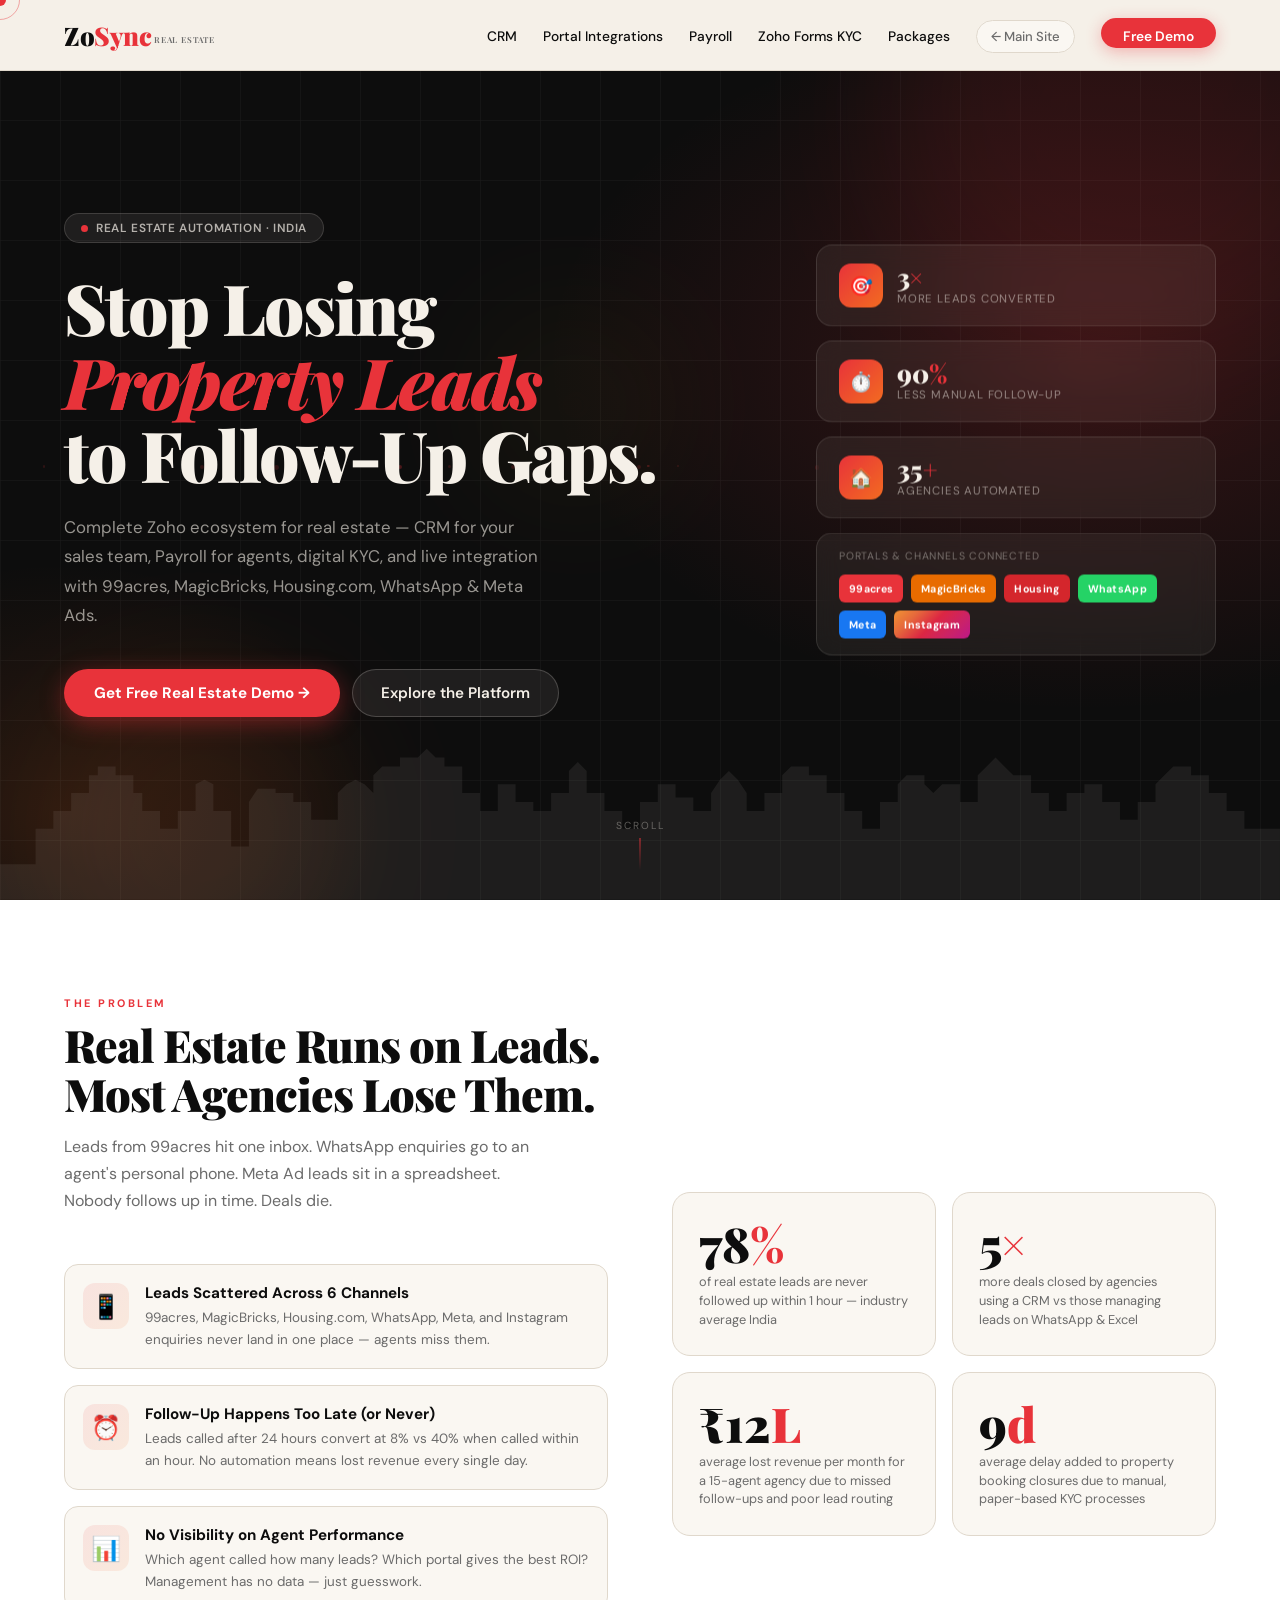
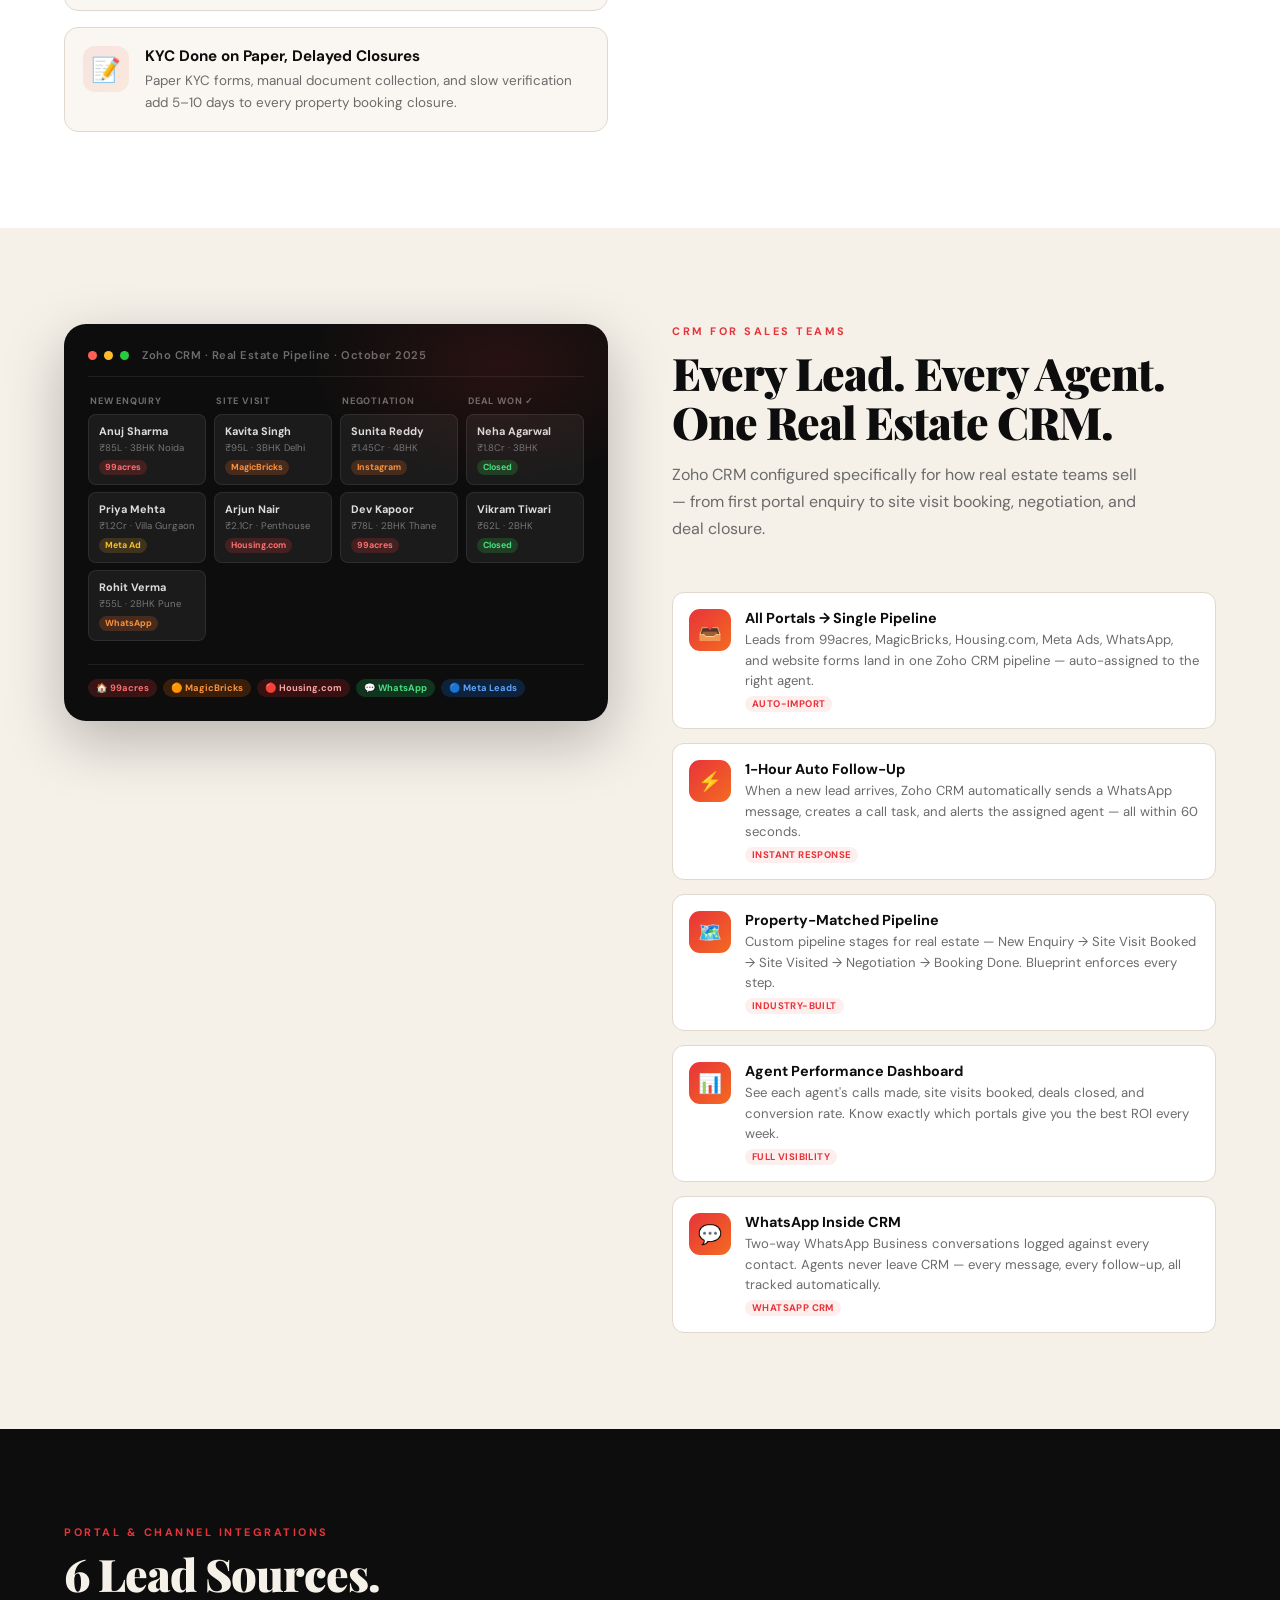
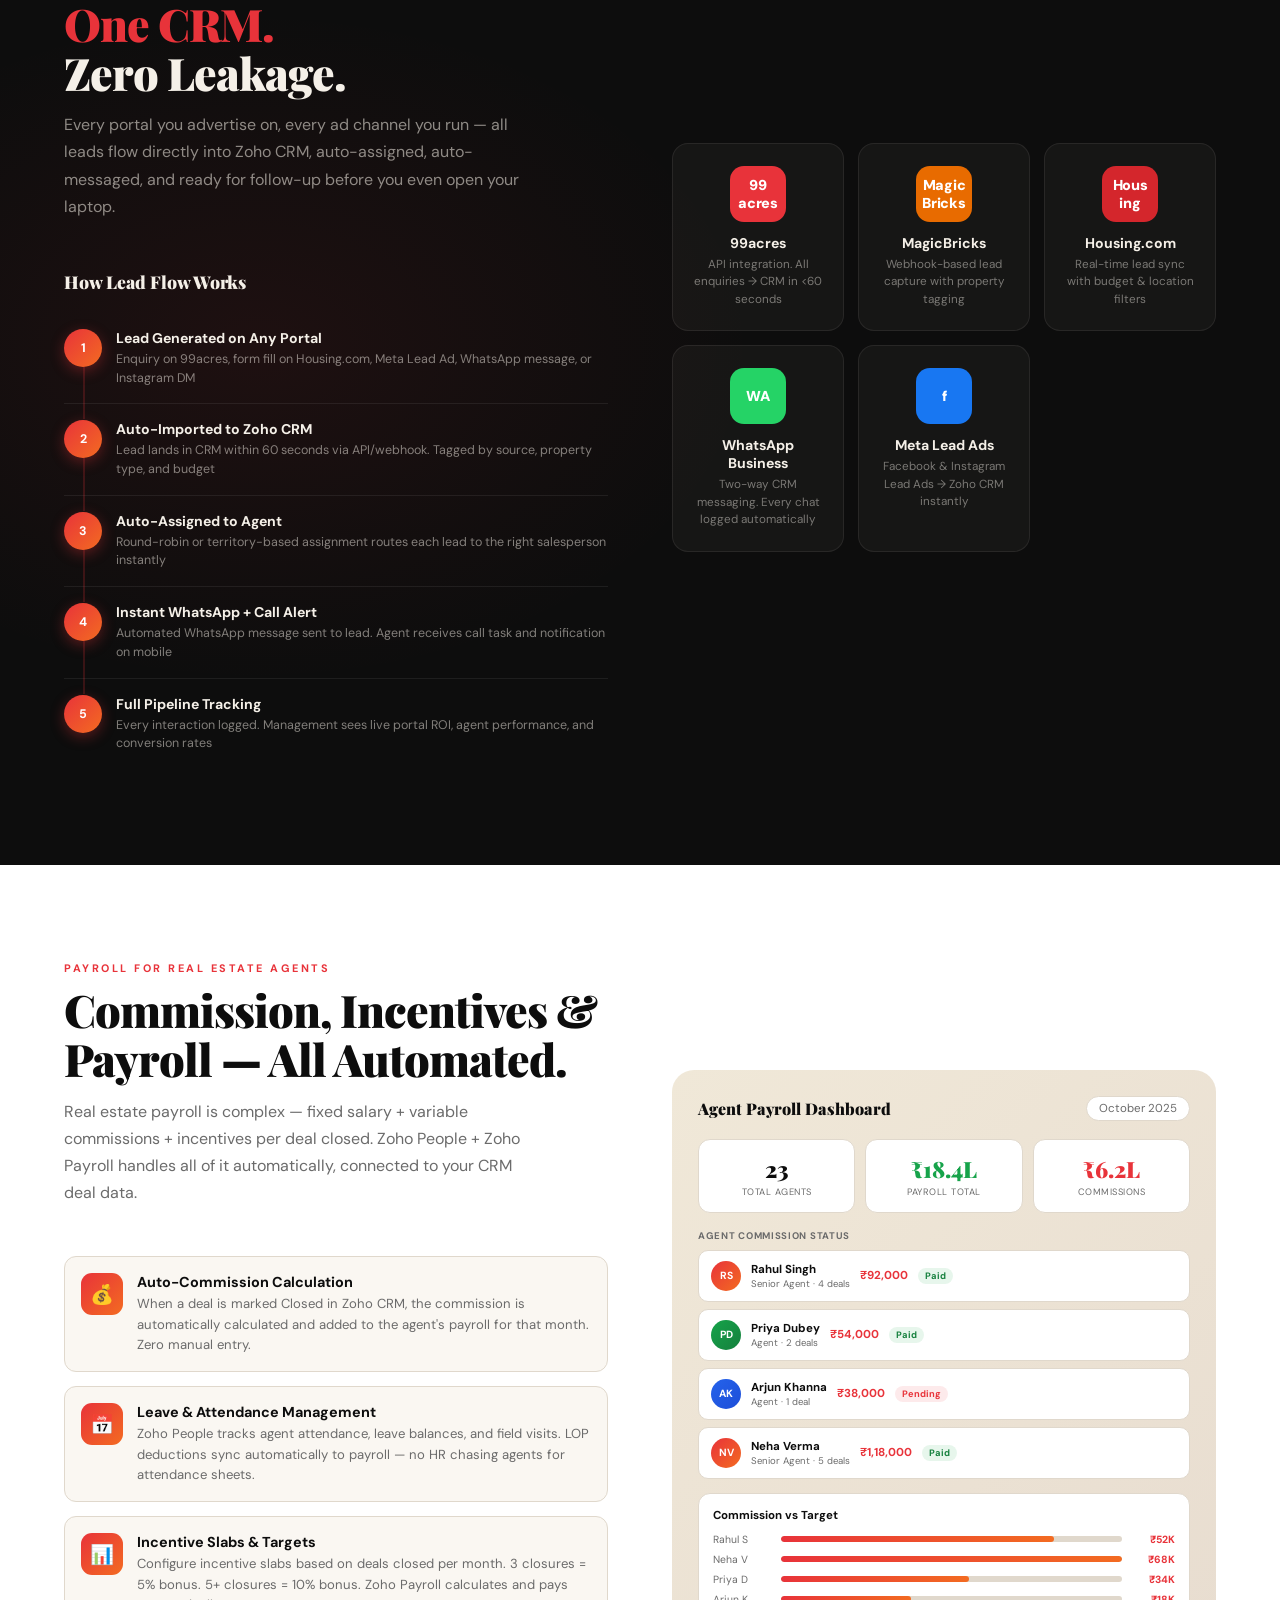
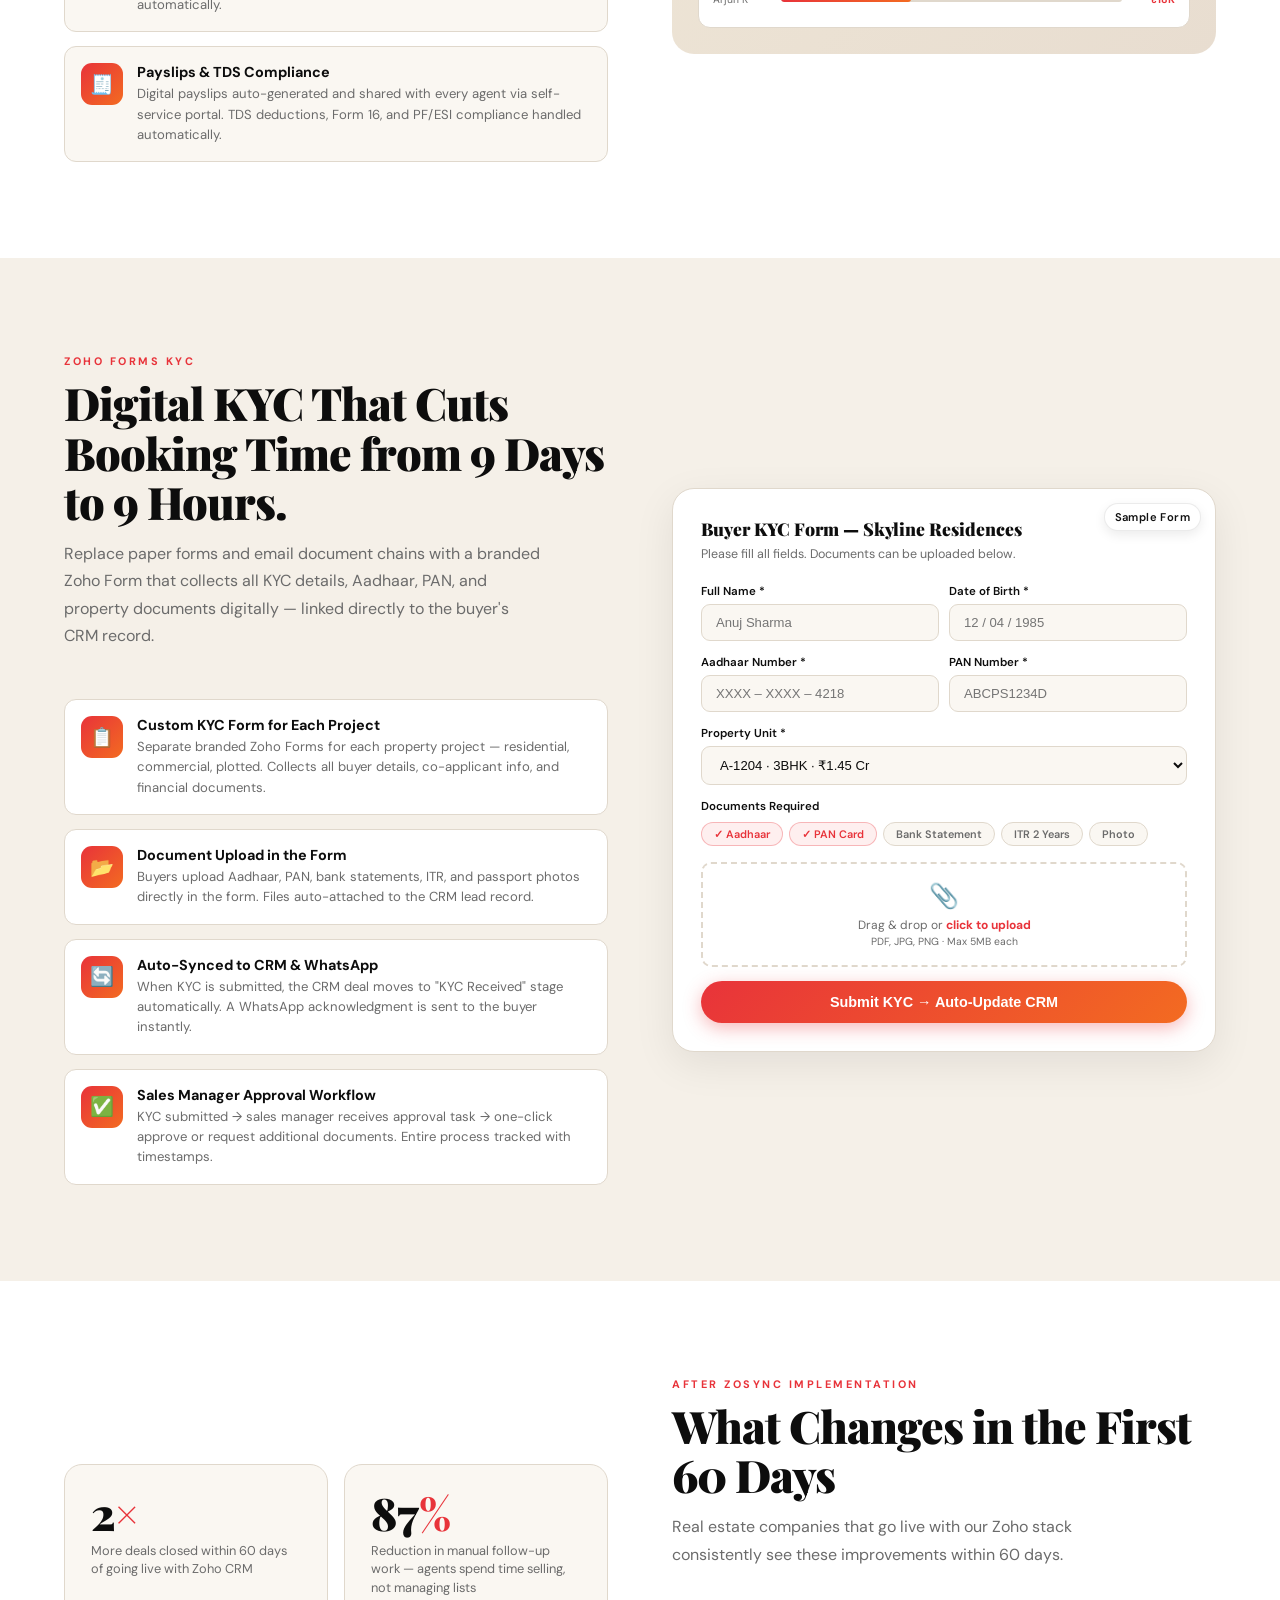
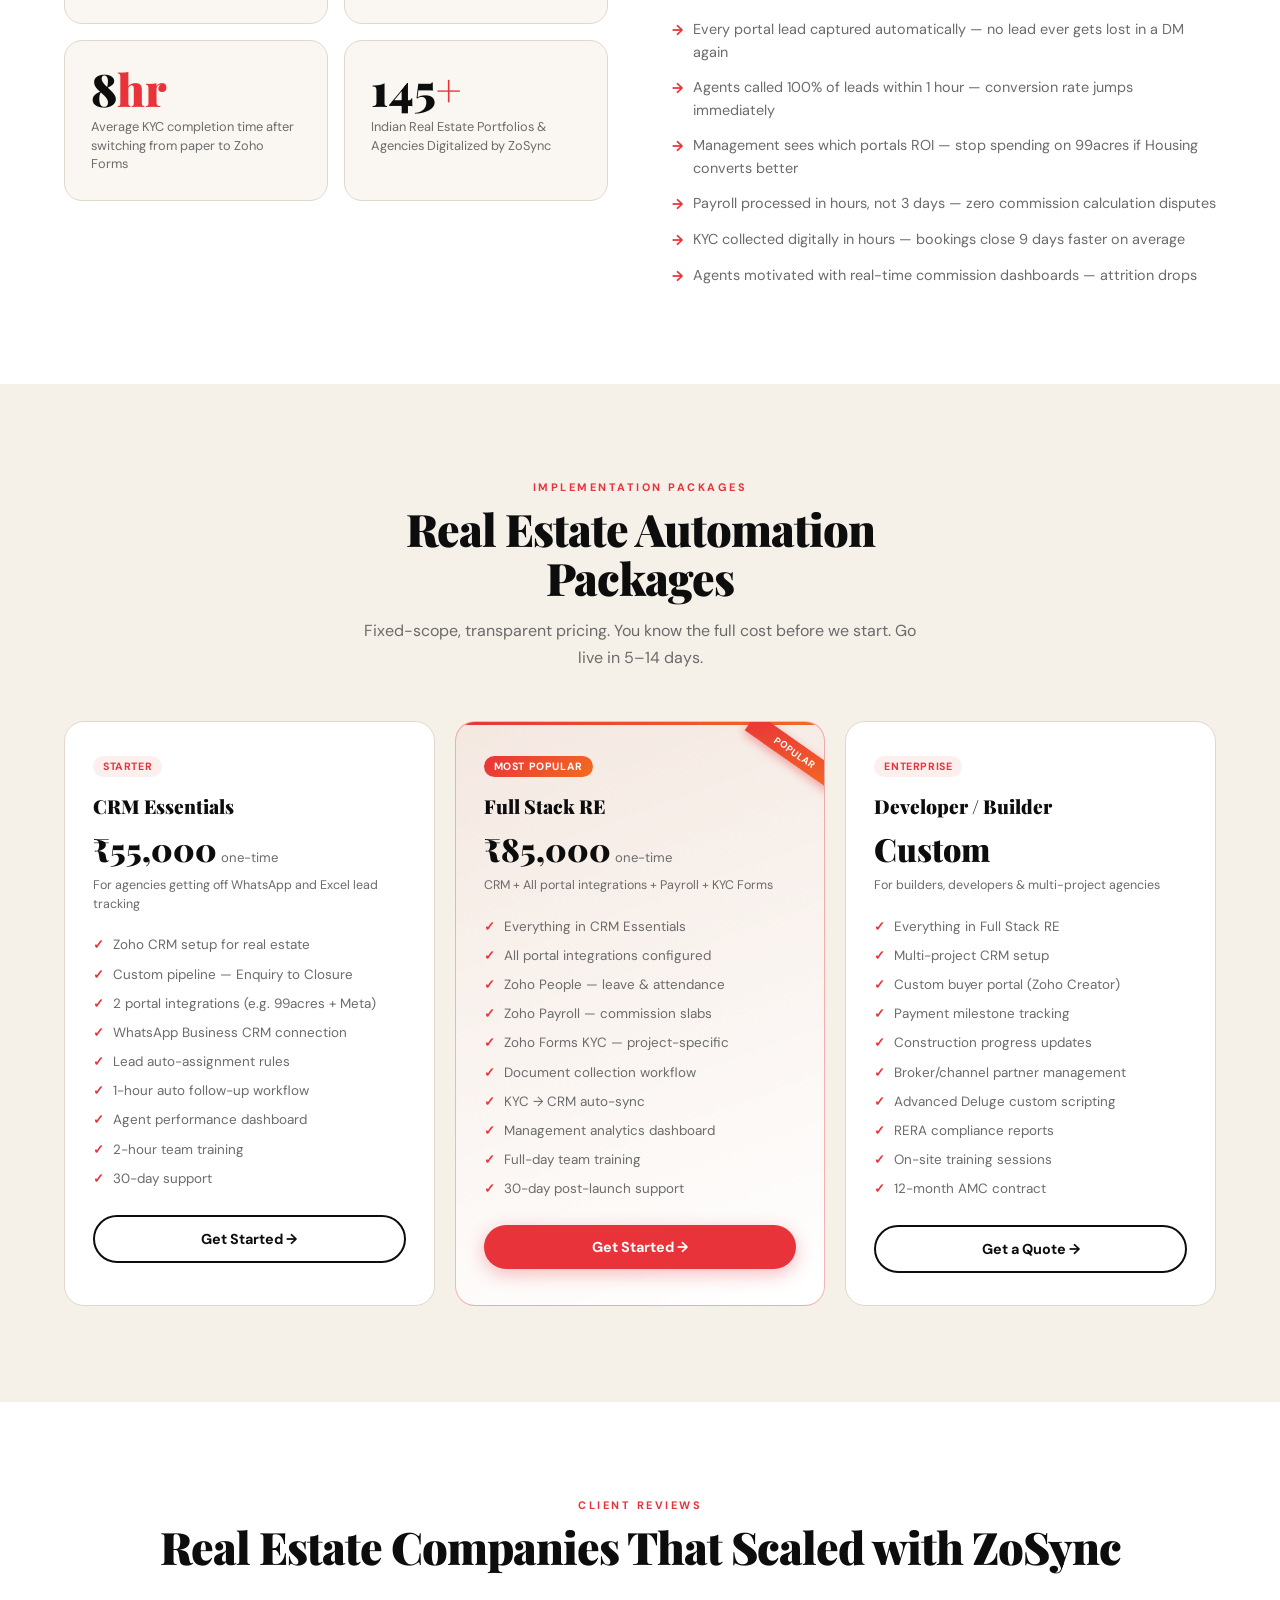
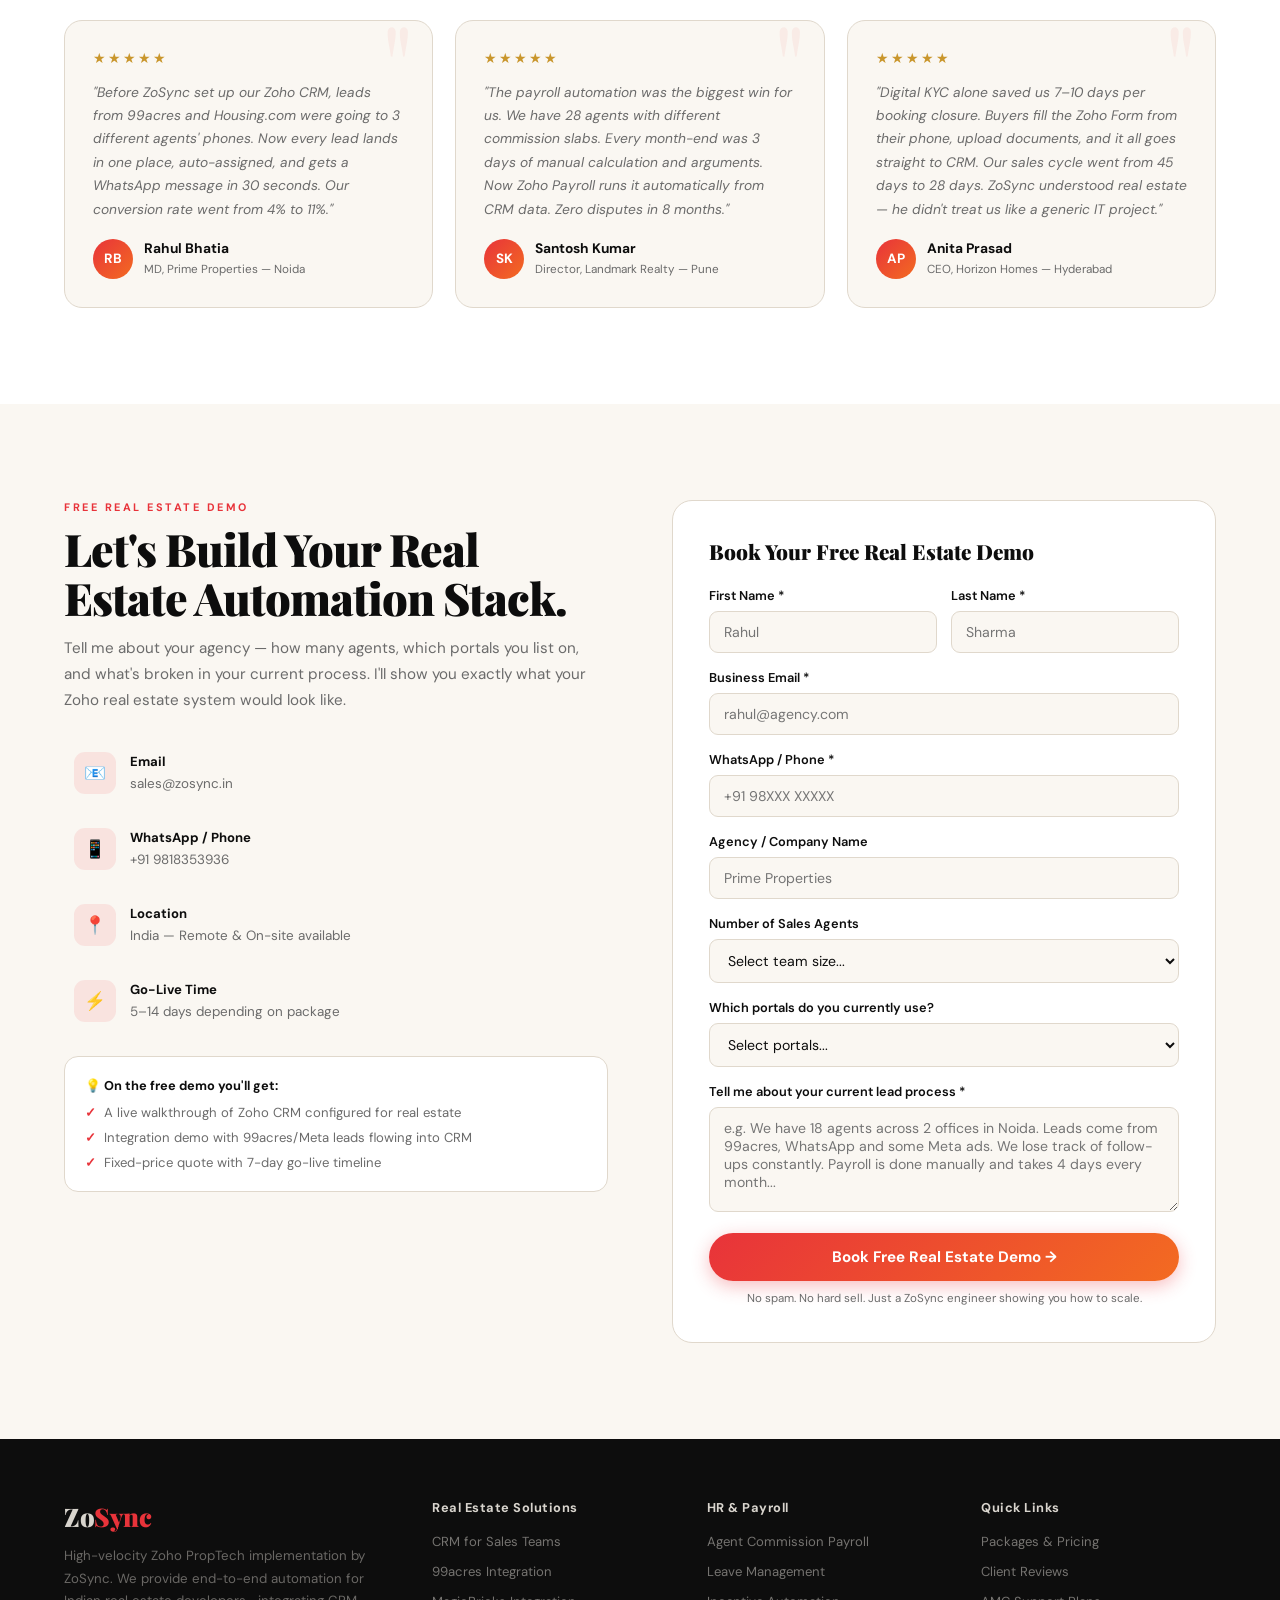
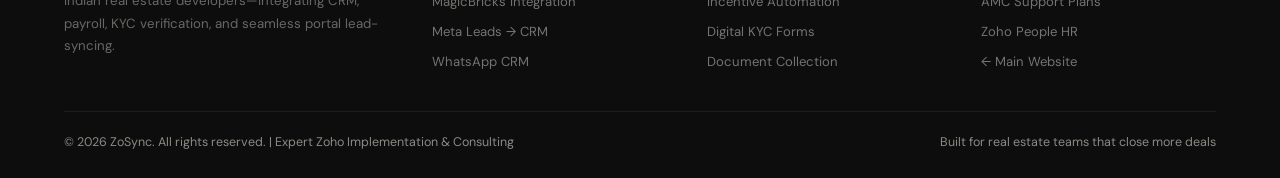
<file: Industry/real-estate.html>
<!DOCTYPE html>
<html lang="en">
<head>
  <script>
  window.dataLayer = window.dataLayer || [];
  function gtag(){dataLayer.push(arguments);}
  gtag('js', new Date());

  gtag('config', 'G-4LGYNEG4SE');
</script>
<meta charset="UTF-8"/>
<meta name="viewport" content="width=device-width, initial-scale=1.0"/>
<title>ZoSync Real Estate – Zoho CRM, Payroll & Portal Integrations for Real Estate | India</title>
<meta name="description" content="Complete Zoho implementation for real estate companies — CRM for sales, Payroll for agents, Zoho Forms KYC, and custom integration with 99acres, MagicBricks, Housing.com, WhatsApp & Meta Leads."/>
<meta name="keywords" content="ZoSync, Real Estate CRM India, Zoho CRM for Real Estate Developers, 99acres Zoho Integration, MagicBricks CRM Automation, Housing.com Lead Sync, PropTech India, Real Estate Lead Management System, WhatsApp CRM for Real Estate, Meta Lead Ads Zoho Integration, Real Estate Payroll Automation India, Zoho People for Real Estate, Automated Property Management India, Real Estate Inventory Tracking CRM, Real Estate Sales Funnel Automation, Zoho One for Developers India"/>
<link rel="preconnect" href="https://fonts.googleapis.com">
<link rel="preconnect" href="https://fonts.gstatic.com" crossorigin>
<link href="https://fonts.googleapis.com/css2?family=Playfair+Display:ital,wght@0,700;0,900;1,700&family=DM+Sans:wght@300;400;500;600;700&display=swap" rel="stylesheet">
<link rel="icon" type="image/png" href="../assets/Zosync-favicon.png">
<style>
/* ═══════ ROOT / TOKENS ═══════ */
:root{
  --ink:#0d0d0d; --cream:#f5f0e8; --white:#fff;
  --red:#e8333a; --orange:#f36b21; --gold:#c9962c;
  --muted:#6b6b6b; --border:#e0d8cc; --card:#faf7f2;
  --dark-card:#111820;
}
*,*::before,*::after{box-sizing:border-box;margin:0;padding:0}
html{scroll-behavior:smooth}
body{font-family:'DM Sans',sans-serif;background:var(--cream);color:var(--ink);overflow-x:hidden}
.sample-badge {
  position: absolute;
  top: 14px;
  right: 14px;
  background: #ffffff;
  color: #111;
  font-size: 0.7rem;
  font-weight: 600;
  padding: 6px 10px;
  border-radius: 999px;
  border: 1px solid rgba(0,0,0,0.08);
  box-shadow: 0 4px 12px rgba(0,0,0,0.08);
  letter-spacing: 0.4px;
  z-index: 2;
}
/* ═══════ CURSOR ═══════ */
#cur,#cur-ring{pointer-events:none;position:fixed;border-radius:50%;z-index:99999;transform:translate(-50%,-50%);transition-property:width,height,border-color;transition-duration:.2s}
#cur{width:12px;height:12px;background:var(--red)}
#cur-ring{width:40px;height:40px;border:1.5px solid rgba(232,51,58,.4);z-index:99998}
@media(max-width:1024px){#cur,#cur-ring{display:none}}

/* ═══════ PROGRESS ═══════ */
#prog{position:fixed;top:0;left:0;height:3px;width:0;z-index:10000;background:linear-gradient(90deg,var(--red),var(--orange));pointer-events:none}

/* ═══════ NAV ═══════ */
nav{position:fixed;top:0;left:0;right:0;z-index:999;display:flex;align-items:center;justify-content:space-between;padding:18px 5%;background-color: var(--cream); border-bottom:1px solid var(--border);transition:background .4s,backdrop-filter .4s,border-color .4s,box-shadow .4s,padding .3s}
nav.scrolled{background:rgba(245,240,232,.96);backdrop-filter:blur(20px);-webkit-backdrop-filter:blur(20px);border-color:var(--border);box-shadow:0 4px 30px rgba(0,0,0,.07);padding:12px 5%}
.logo{font-family:'Playfair Display',serif;font-size:1.6rem;font-weight:900;letter-spacing:-.5px;color:var(--ink);text-decoration:none}
.logo span{color:var(--red)}
.logo sub{font-size:.52rem;font-weight:600;color:var(--muted);letter-spacing:.8px;vertical-align:middle;margin-left:3px;text-transform:uppercase}
.nav-links{display:flex;align-items:center;gap:26px;list-style:none}
.nav-links a{text-decoration:none;color:var(--ink);font-size:.86rem;font-weight:500;position:relative;padding-bottom:3px;white-space:nowrap}
.nav-links a::after{content:'';position:absolute;bottom:0;left:0;width:0;height:2px;background:var(--red);transition:width .3s}
.nav-links a:hover::after{width:100%}
.nav-back{background:var(--card)!important;border:1px solid var(--border)!important;padding:7px 14px!important;border-radius:50px;color:var(--muted)!important;font-size:.82rem!important}
.nav-back::after{display:none!important}
.nav-cta{background:var(--red)!important;color:#fff!important;padding:9px 22px;border-radius:50px;font-weight:600!important;box-shadow:0 4px 16px rgba(232,51,58,.32)}
.nav-cta::after{display:none!important}
.nav-cta:hover{background:#c42830!important;transform:translateY(-2px)!important}
.burger{display:none;cursor:pointer;flex-direction:column;gap:5px;padding:4px;z-index:1001}
.burger span{display:block;width:24px;height:2px;background:var(--ink);border-radius:2px;transition:.35s}
.burger.open span:nth-child(1){transform:rotate(45deg) translate(5px,5px)}
.burger.open span:nth-child(2){opacity:0}
.burger.open span:nth-child(3){transform:rotate(-45deg) translate(5px,-5px)}
.nav-drawer{display:none;position:fixed;inset:0;background:rgba(245,240,232,.98);z-index:998;flex-direction:column;align-items:center;justify-content:center;gap:28px;padding:80px 5% 40px}
.nav-drawer.open{display:flex}
.nav-drawer a{font-size:1.4rem;font-family:'Playfair Display',serif;font-weight:700;text-decoration:none;color:var(--ink)}
.nav-drawer a:hover{color:var(--red)}
.nav-drawer .dc{background:var(--red);color:#fff!important;padding:14px 36px;border-radius:50px;font-family:'DM Sans',sans-serif!important;font-size:1rem!important;font-weight:700!important}

/* ═══════ HERO ═══════ */
#hero{min-height:100vh;display:flex;align-items:center;padding:130px 5% 100px;position:relative;overflow:hidden;background:var(--ink)}
.hero-bg-grad{position:absolute;inset:0;z-index:0;background:radial-gradient(ellipse 65% 60% at 85% 40%,rgba(232,51,58,.18),transparent 65%),radial-gradient(ellipse 45% 50% at 5% 90%,rgba(243,107,33,.12),transparent 55%)}
.hero-grid-lines{position:absolute;inset:0;z-index:0;opacity:.06;background-image:linear-gradient(rgba(245,240,232,.6) 1px,transparent 1px),linear-gradient(90deg,rgba(245,240,232,.6) 1px,transparent 1px);background-size:60px 60px;animation:gridScroll 25s linear infinite}
@keyframes gridScroll{0%{background-position:0 0}100%{background-position:60px 60px}}
.hero-orb{position:absolute;border-radius:50%;filter:blur(70px);pointer-events:none;animation:orbPulse 8s ease-in-out infinite}
.ho1{width:500px;height:500px;background:var(--red);opacity:.1;top:-15%;right:-8%}
.ho2{width:320px;height:320px;background:var(--orange);opacity:.08;bottom:-10%;left:3%;animation-delay:3s}
.ho3{width:180px;height:180px;background:var(--gold);opacity:.07;top:35%;left:38%;animation-delay:6s}
@keyframes orbPulse{0%,100%{transform:scale(1)}50%{transform:scale(1.08) translateY(-15px)}}
.particle{position:absolute;border-radius:50%;background:var(--red);opacity:.15;pointer-events:none;animation:rise linear infinite}
@keyframes rise{0%{transform:translateY(100vh);opacity:0}10%{opacity:.15}90%{opacity:.15}100%{transform:translateY(-80px) translateX(40px);opacity:0}}

/* Property silhouette SVG background */
.hero-skyline{position:absolute;bottom:0;left:0;right:0;z-index:1;opacity:.07}

.hero-content{position:relative;z-index:2;max-width:640px}
.hero-pill{display:inline-flex;align-items:center;gap:8px;background:rgba(245,240,232,.08);border:1px solid rgba(245,240,232,.15);padding:6px 16px;border-radius:50px;font-size:.74rem;font-weight:600;letter-spacing:.6px;color:rgba(245,240,232,.7);text-transform:uppercase;margin-bottom:28px}
.pulse-dot{width:7px;height:7px;border-radius:50%;background:var(--red);animation:pulseDot 2s infinite}
@keyframes pulseDot{0%,100%{box-shadow:0 0 0 0 rgba(232,51,58,.6)}70%{box-shadow:0 0 0 8px rgba(232,51,58,0)}}
h1{font-family:'Playfair Display',serif;font-size:clamp(2.6rem,5.5vw,5rem);font-weight:900;line-height:1.04;letter-spacing:-2px;color:var(--cream);margin-bottom:22px}
h1 em{font-style:italic;color:var(--red)}
.hero-sub{font-size:1.05rem;color:rgba(245,240,232,.6);line-height:1.75;max-width:480px;margin-bottom:38px}
.hero-btns{display:flex;gap:12px;flex-wrap:wrap}
.btn-primary{background:var(--red);color:#fff;padding:14px 30px;border-radius:50px;font-weight:700;font-size:.95rem;text-decoration:none;display:inline-block;box-shadow:0 6px 24px rgba(232,51,58,.4);transition:transform .25s,box-shadow .25s}
.btn-primary:hover{transform:translateY(-3px);box-shadow:0 12px 36px rgba(232,51,58,.55)}
.btn-secondary{background:rgba(245,240,232,.08);color:var(--cream);padding:13px 28px;border-radius:50px;font-weight:600;font-size:.95rem;text-decoration:none;display:inline-block;border:1.5px solid rgba(245,240,232,.2);transition:background .25s,border-color .25s,transform .25s}
.btn-secondary:hover{background:rgba(245,240,232,.14);border-color:rgba(245,240,232,.35);transform:translateY(-3px)}
.hero-right{position:absolute;right:5%;top:50%;transform:translateY(-50%);z-index:2;width:400px}

/* Floating stat cards on hero right */
.float-stats{display:flex;flex-direction:column;gap:14px}
.fstat{background:rgba(245,240,232,.06);border:1px solid rgba(245,240,232,.12);backdrop-filter:blur(12px);border-radius:16px;padding:18px 22px;display:flex;align-items:center;gap:14px}
.fstat-icon{width:44px;height:44px;border-radius:12px;background:linear-gradient(135deg,var(--red),var(--orange));display:flex;align-items:center;justify-content:center;font-size:1.2rem;flex-shrink:0}
.fstat-n{font-family:'Playfair Display',serif;font-size:1.6rem;font-weight:900;color:var(--cream);line-height:1}
.fstat-n span{color:var(--red)}
.fstat-l{font-size:.72rem;color:rgba(245,240,232,.5);text-transform:uppercase;letter-spacing:.8px;margin-top:2px}
.portal-logos{background:rgba(245,240,232,.06);border:1px solid rgba(245,240,232,.12);backdrop-filter:blur(12px);border-radius:16px;padding:16px 22px}
.portal-logos-label{font-size:.66rem;color:rgba(245,240,232,.4);text-transform:uppercase;letter-spacing:.8px;margin-bottom:12px}
.portal-icons-row{display:flex;gap:8px;flex-wrap:wrap}
.pi{height:28px;padding:4px 10px;border-radius:6px;display:flex;align-items:center;justify-content:center;font-size:.66rem;font-weight:700;letter-spacing:.3px;white-space:nowrap}
.pi-99{background:#e8333a;color:#fff}
.pi-mb{background:#e86b00;color:#fff}
.pi-hc{background:#d4262c;color:#fff}
.pi-wa{background:#25d366;color:#fff}
.pi-meta{background:#1877f2;color:#fff}
.pi-ig{background:linear-gradient(135deg,#f09433,#e6683c,#dc2743,#cc2366,#bc1888);color:#fff}

.scroll-hint{position:absolute;bottom:30px;left:50%;transform:translateX(-50%);z-index:2;display:flex;flex-direction:column;align-items:center;gap:6px}
.scroll-hint span{font-size:.64rem;letter-spacing:2px;text-transform:uppercase;color:rgba(245,240,232,.35)}
.scroll-line{width:1px;height:32px;background:linear-gradient(var(--red),transparent);animation:scrollPulse 1.8s ease-in-out infinite}
@keyframes scrollPulse{0%,100%{opacity:1}50%{opacity:.3}}

/* ═══════ SECTIONS SHARED ═══════ */
section{padding:96px 5%;width:100%}
.sec-lbl{font-size:.68rem;font-weight:700;letter-spacing:2.5px;text-transform:uppercase;color:var(--red);margin-bottom:10px}
.sec-title{font-family:'Playfair Display',serif;font-size:clamp(1.9rem,3.5vw,3rem);font-weight:900;letter-spacing:-1px;line-height:1.1;margin-bottom:14px}
.sec-sub{color:var(--muted);font-size:1rem;line-height:1.7;max-width:480px;margin-bottom:50px}

/* ═══════ REVEAL ═══════ */
.reveal{opacity:0;transform:translateY(38px);transition:opacity .75s cubic-bezier(.25,.46,.45,.94),transform .75s cubic-bezier(.25,.46,.45,.94)}
.reveal.fl{transform:translateX(-46px)}
.reveal.fr{transform:translateX(46px)}
.reveal.vis{opacity:1!important;transform:translate(0)!important}
.stag>*{opacity:0;transform:translateY(28px);transition:opacity .55s ease,transform .55s ease}
.stag.vis>*:nth-child(1){opacity:1;transform:none;transition-delay:.04s}
.stag.vis>*:nth-child(2){opacity:1;transform:none;transition-delay:.12s}
.stag.vis>*:nth-child(3){opacity:1;transform:none;transition-delay:.2s}
.stag.vis>*:nth-child(4){opacity:1;transform:none;transition-delay:.28s}
.stag.vis>*:nth-child(5){opacity:1;transform:none;transition-delay:.36s}
.stag.vis>*:nth-child(6){opacity:1;transform:none;transition-delay:.44s}
.stag.vis>*:nth-child(n+7){opacity:1;transform:none;transition-delay:.52s}

/* ═══════ CHALLENGE SECTION ═══════ */
#challenge{background:var(--white)}
.challenge-grid{display:grid;grid-template-columns:1fr 1fr;gap:64px;align-items:center}
.challenge-list{display:flex;flex-direction:column;gap:16px;margin-top:6px}
.challenge-item{display:flex;gap:16px;align-items:flex-start;padding:18px;border-radius:14px;border:1px solid var(--border);background:var(--card);transition:border-color .3s,transform .3s,box-shadow .3s}
.challenge-item:hover{border-color:rgba(232,51,58,.25);transform:translateX(6px);box-shadow:0 8px 28px rgba(0,0,0,.06)}
.ch-icon{font-size:1.5rem;flex-shrink:0;width:46px;height:46px;border-radius:12px;background:linear-gradient(135deg,rgba(232,51,58,.1),rgba(243,107,33,.1));display:flex;align-items:center;justify-content:center}
.ch-title{font-weight:700;font-size:.95rem;margin-bottom:4px}
.ch-desc{font-size:.84rem;color:var(--muted);line-height:1.6}
/* Pain number big */
.pain-stats{display:grid;grid-template-columns:1fr 1fr;gap:16px}
.pstat{background:var(--card);border:1px solid var(--border);border-radius:18px;padding:26px;position:relative;overflow:hidden}
.pstat::before{content:'';position:absolute;top:0;left:0;right:0;height:3px;background:linear-gradient(90deg,var(--red),var(--orange));transform:scaleX(0);transform-origin:left;transition:transform .4s}
.pstat:hover::before{transform:scaleX(1)}
.pstat-val{font-family:'Playfair Display',serif;font-size:3rem;font-weight:900;line-height:1;color:var(--ink);margin-bottom:6px}
.pstat-val span{color:var(--red)}
.pstat-label{font-size:.8rem;color:var(--muted);line-height:1.45}

/* ═══════ CRM SECTION ═══════ */
#crm{background:var(--cream)}
.crm-wrapper{display:grid;grid-template-columns:1fr 1fr;gap:64px;align-items:start}
/* CRM Pipeline visual */
.crm-visual{background:var(--ink);border-radius:22px;padding:24px;box-shadow:0 20px 60px rgba(0,0,0,.25);position:relative;overflow:hidden}
.crm-visual::before{content:'';position:absolute;inset:0;background:radial-gradient(ellipse 60% 50% at 80% 10%,rgba(232,51,58,.12),transparent 60%)}
.cv-topbar{display:flex;align-items:center;gap:7px;margin-bottom:18px;padding-bottom:14px;border-bottom:1px solid rgba(255,255,255,.08)}
.cv-dot{width:9px;height:9px;border-radius:50%}
.cv-dot:nth-child(1){background:#ff5f57}
.cv-dot:nth-child(2){background:#ffbd2e}
.cv-dot:nth-child(3){background:#28ca42}
.cv-title{font-size:.7rem;font-weight:600;color:rgba(255,255,255,.4);margin-left:6px;letter-spacing:.5px}
/* Kanban lanes */
.kanban{display:grid;grid-template-columns:repeat(4,1fr);gap:8px}
.k-lane{}
.k-head{font-size:.58rem;font-weight:700;text-transform:uppercase;letter-spacing:.8px;color:rgba(255,255,255,.4);margin-bottom:7px;padding:0 2px}
.k-card{background:rgba(255,255,255,.06);border:1px solid rgba(255,255,255,.08);border-radius:8px;padding:9px 10px;margin-bottom:7px;transition:background .2s}
.k-card:hover{background:rgba(255,255,255,.1)}
.k-card-name{font-size:.68rem;font-weight:700;color:rgba(255,255,255,.85);margin-bottom:3px;white-space:nowrap;overflow:hidden;text-overflow:ellipsis}
.k-card-sub{font-size:.6rem;color:rgba(255,255,255,.4)}
.k-tag{display:inline-block;font-size:.55rem;font-weight:700;padding:1.5px 6px;border-radius:50px;margin-top:4px}
.kt-hot{background:rgba(232,51,58,.2);color:#f87171}
.kt-warm{background:rgba(243,107,33,.2);color:#fb923c}
.kt-new{background:rgba(201,150,44,.2);color:#fbbf24}
.kt-won{background:rgba(40,202,66,.2);color:#4ade80}
/* Source badges below kanban */
.source-row{display:flex;gap:6px;flex-wrap:wrap;margin-top:16px;padding-top:14px;border-top:1px solid rgba(255,255,255,.08)}
.src-badge{font-size:.58rem;font-weight:700;padding:3px 8px;border-radius:50px;display:flex;align-items:center;gap:4px}
.sb-99{background:rgba(232,51,58,.2);color:#f87171}
.sb-mb{background:rgba(232,107,0,.2);color:#fb923c}
.sb-hc{background:rgba(212,38,44,.2);color:#fca5a5}
.sb-wa{background:rgba(37,211,102,.2);color:#4ade80}
.sb-meta{background:rgba(24,119,242,.2);color:#60a5fa}
/* CRM feature list */
.crm-features{display:flex;flex-direction:column;gap:14px;margin-top:6px}
.crm-feat{display:flex;gap:14px;align-items:flex-start;padding:16px;border-radius:12px;background:var(--white);border:1px solid var(--border);transition:border-color .3s,transform .3s}
.crm-feat:hover{border-color:rgba(232,51,58,.2);transform:translateX(5px)}
.cf-icon{width:42px;height:42px;border-radius:11px;background:linear-gradient(135deg,var(--red),var(--orange));display:flex;align-items:center;justify-content:center;font-size:1.2rem;flex-shrink:0}
.cf-title{font-weight:700;font-size:.9rem;margin-bottom:3px}
.cf-desc{font-size:.82rem;color:var(--muted);line-height:1.55}
.cf-tag{display:inline-block;margin-top:4px;font-size:.6rem;font-weight:700;letter-spacing:.4px;text-transform:uppercase;color:var(--red);padding:1.5px 7px;background:rgba(232,51,58,.08);border-radius:50px}

/* ═══════ PORTALS SECTION ═══════ */
#portals{background:var(--ink);position:relative;overflow:hidden}
#portals::before{content:'';position:absolute;inset:0;background:radial-gradient(ellipse 60% 50% at 20% 50%,rgba(232,51,58,.08),transparent 65%)}
.portals-grid{display:grid;grid-template-columns:1fr 1fr;gap:64px;align-items:center}
.portal-cards{display:grid;grid-template-columns:1fr 1fr 1fr;gap:14px}
.portal-card{background:rgba(245,240,232,.04);border:1px solid rgba(245,240,232,.08);border-radius:16px;padding:22px 18px;text-align:center;transition:background .3s,border-color .3s,transform .3s}
.portal-card:hover{background:rgba(245,240,232,.08);border-color:rgba(232,51,58,.3);transform:translateY(-5px)}
.portal-logo-box{width:56px;height:56px;border-radius:14px;margin:0 auto 12px;display:flex;align-items:center;justify-content:center;font-weight:900;font-size:.9rem;letter-spacing:-.3px}
.plb-99{background:#e8333a;color:#fff}
.plb-mb{background:#e86b00;color:#fff}
.plb-hc{background:#d4262c;color:#fff}
.plb-wa{background:#25d366;color:#fff}
.plb-meta{background:#1877f2;color:#fff}
.plb-ig{background:linear-gradient(135deg,#f09433 0%,#e6683c 25%,#dc2743 50%,#cc2366 75%,#bc1888 100%);color:#fff}
.portal-name{font-weight:700;font-size:.88rem;color:var(--cream);margin-bottom:4px}
.portal-desc{font-size:.73rem;color:rgba(245,240,232,.45);line-height:1.5}
.portal-flow{margin-top:6px}
.portal-flow-title{font-family:'Playfair Display',serif;font-size:1.1rem;font-weight:900;color:var(--cream);margin-bottom:20px}
.flow-steps{display:flex;flex-direction:column;gap:0}
.flow-step{display:flex;gap:14px;align-items:flex-start;padding:16px 0;border-bottom:1px solid rgba(255,255,255,.07);position:relative}
.flow-step:last-child{border-bottom:none}
.flow-step::before{content:'';position:absolute;left:19px;top:48px;bottom:-16px;width:1.5px;background:rgba(232,51,58,.2)}
.flow-step:last-child::before{display:none}
.fstep-dot{width:38px;height:38px;border-radius:50%;background:linear-gradient(135deg,var(--red),var(--orange));display:flex;align-items:center;justify-content:center;color:#fff;font-weight:700;font-size:.78rem;flex-shrink:0;position:relative;z-index:1;box-shadow:0 4px 14px rgba(232,51,58,.35)}
.fstep-title{font-size:.88rem;font-weight:700;color:var(--cream);margin-bottom:3px}
.fstep-desc{font-size:.78rem;color:rgba(245,240,232,.5);line-height:1.5}

/* ═══════ PAYROLL SECTION ═══════ */
#payroll{background:var(--white)}
.payroll-wrapper{display:grid;grid-template-columns:1fr 1fr;gap:64px;align-items:center}
/* Payroll dashboard visual */
.payroll-visual{background:linear-gradient(135deg,#f0e8d8,#e8ddd0);border-radius:22px;padding:26px;position:relative}
.pv-header{display:flex;align-items:center;justify-content:space-between;margin-bottom:18px}
.pv-title{font-family:'Playfair Display',serif;font-size:1rem;font-weight:900}
.pv-month{font-size:.72rem;color:var(--muted);background:var(--white);padding:4px 12px;border-radius:50px;border:1px solid var(--border)}
.pv-summary{display:grid;grid-template-columns:repeat(3,1fr);gap:10px;margin-bottom:16px}
.pvs-card{background:var(--white);border-radius:12px;padding:14px;text-align:center;border:1px solid var(--border)}
.pvs-n{font-family:'Playfair Display',serif;font-size:1.4rem;font-weight:900;color:var(--ink)}
.pvs-n.red{color:var(--red)}
.pvs-n.green{color:#16a34a}
.pvs-l{font-size:.58rem;color:var(--muted);text-transform:uppercase;letter-spacing:.5px;margin-top:2px}
.pv-agent-list{}
.pv-agent-head{font-size:.6rem;font-weight:700;text-transform:uppercase;letter-spacing:.7px;color:var(--muted);margin-bottom:8px}
.pv-agent-row{display:flex;align-items:center;gap:10px;background:var(--white);border-radius:10px;padding:10px 12px;margin-bottom:7px;border:1px solid var(--border)}
.pv-av{width:30px;height:30px;border-radius:50%;background:linear-gradient(135deg,var(--red),var(--orange));display:flex;align-items:center;justify-content:center;color:#fff;font-weight:700;font-size:.65rem;flex-shrink:0}
.pv-av.g{background:linear-gradient(135deg,#16a34a,#15803d)}
.pv-av.b{background:linear-gradient(135deg,#2563eb,#1d4ed8)}
.pv-aname{font-size:.72rem;font-weight:700;flex:1}
.pv-arole{font-size:.6rem;color:var(--muted)}
.pv-asalary{font-size:.72rem;font-weight:700;color:var(--red)}
.pv-astatus{font-size:.58rem;font-weight:700;padding:2px 7px;border-radius:50px}
.pvs-paid{background:rgba(22,163,74,.1);color:#15803d}
.pvs-pend{background:rgba(232,51,58,.1);color:var(--red)}
.pv-commission-bar{background:var(--white);border-radius:12px;padding:14px;border:1px solid var(--border);margin-top:14px}
.pcb-title{font-size:.72rem;font-weight:700;margin-bottom:10px}
.pcb-row{display:flex;align-items:center;gap:8px;margin-bottom:7px}
.pcb-name{font-size:.65rem;color:var(--muted);width:60px;flex-shrink:0}
.pcb-bar-wrap{flex:1;height:6px;background:var(--border);border-radius:50px;overflow:hidden}
.pcb-bar{height:100%;border-radius:50px;background:linear-gradient(90deg,var(--red),var(--orange))}
.pcb-val{font-size:.65rem;font-weight:700;color:var(--red);width:45px;text-align:right}
/* Payroll feature list */
.payroll-features{display:flex;flex-direction:column;gap:14px}
.pay-feat{display:flex;gap:14px;align-items:flex-start;padding:16px;border-radius:12px;background:var(--card);border:1px solid var(--border);transition:border-color .3s,transform .3s}
.pay-feat:hover{border-color:rgba(232,51,58,.2);transform:translateX(5px)}
.pf-icon{width:42px;height:42px;border-radius:11px;background:linear-gradient(135deg,var(--red),var(--orange));display:flex;align-items:center;justify-content:center;font-size:1.2rem;flex-shrink:0}
.pf-title{font-weight:700;font-size:.9rem;margin-bottom:3px}
.pf-desc{font-size:.82rem;color:var(--muted);line-height:1.55}

/* ═══════ KYC SECTION ═══════ */
#kyc{background:var(--cream);position:relative;overflow:hidden}
.kyc-wrapper{display:grid;grid-template-columns:1fr 1fr;gap:64px;align-items:center}
/* KYC form mockup */
.kyc-visual{background:var(--white);border-radius:22px;border:1px solid var(--border);padding:28px;box-shadow:0 12px 40px rgba(0,0,0,.08)}
.kyc-v-title{font-family:'Playfair Display',serif;font-size:1.1rem;font-weight:900;margin-bottom:6px}
.kyc-v-sub{font-size:.78rem;color:var(--muted);margin-bottom:22px}
.kyc-field-group{margin-bottom:14px}
.kyc-field-label{font-size:.72rem;font-weight:600;color:var(--ink);margin-bottom:5px;display:block}
.kyc-field{width:100%;background:var(--card);border:1.5px solid var(--border);border-radius:9px;padding:10px 14px;font-size:.82rem;color:var(--ink);outline:none}
.kyc-field:focus{border-color:var(--red);box-shadow:0 0 0 3px rgba(232,51,58,.1)}
.kyc-field-row{display:grid;grid-template-columns:1fr 1fr;gap:10px}
.kyc-upload{border:2px dashed var(--border);border-radius:10px;padding:16px;text-align:center;margin-bottom:14px;transition:border-color .3s}
.kyc-upload:hover{border-color:var(--red)}
.kyc-upload-icon{font-size:1.5rem;margin-bottom:6px}
.kyc-upload-text{font-size:.75rem;color:var(--muted)}
.kyc-upload-text strong{color:var(--red)}
.kyc-doc-chips{display:flex;flex-wrap:wrap;gap:6px;margin-bottom:16px}
.kyc-chip{padding:4px 12px;border-radius:50px;font-size:.68rem;font-weight:600;border:1.5px solid var(--border);background:var(--card);color:var(--muted)}
.kyc-chip.active{background:rgba(232,51,58,.08);border-color:rgba(232,51,58,.3);color:var(--red)}
.kyc-submit{width:100%;background:linear-gradient(135deg,var(--red),var(--orange));color:#fff;border:none;border-radius:50px;padding:13px;font-weight:700;font-size:.9rem;cursor:pointer;box-shadow:0 5px 18px rgba(232,51,58,.35)}
/* KYC text side */
.kyc-benefits{display:flex;flex-direction:column;gap:14px;margin-top:6px}
.kyc-ben{display:flex;gap:14px;align-items:flex-start;padding:16px;border-radius:12px;background:var(--white);border:1px solid var(--border);transition:border-color .3s,transform .3s}
.kyc-ben:hover{border-color:rgba(232,51,58,.2);transform:translateX(5px)}
.kb-icon{width:42px;height:42px;border-radius:11px;background:linear-gradient(135deg,var(--red),var(--orange));display:flex;align-items:center;justify-content:center;font-size:1.2rem;flex-shrink:0}
.kb-title{font-weight:700;font-size:.9rem;margin-bottom:3px}
.kb-desc{font-size:.82rem;color:var(--muted);line-height:1.55}

/* ═══════ INDUSTRIES / RESULTS ═══════ */
#results{background:var(--white)}
.results-inner{display:grid;grid-template-columns:1fr 1fr;gap:64px;align-items:center}
.rstat-grid{display:grid;grid-template-columns:1fr 1fr;gap:16px}
.rstat{background:var(--card);border:1px solid var(--border);border-radius:18px;padding:26px;position:relative;overflow:hidden;transition:transform .3s,box-shadow .3s}
.rstat::before{content:'';position:absolute;top:0;left:0;right:0;height:3px;background:linear-gradient(90deg,var(--red),var(--orange));transform:scaleX(0);transform-origin:left;transition:transform .4s}
.rstat:hover{transform:translateY(-4px);box-shadow:0 12px 36px rgba(0,0,0,.08)}
.rstat:hover::before{transform:scaleX(1)}
.rstat-val{font-family:'Playfair Display',serif;font-size:2.8rem;font-weight:900;line-height:1;color:var(--ink);margin-bottom:6px}
.rstat-val span{color:var(--red)}
.rstat-label{font-size:.8rem;color:var(--muted);line-height:1.45}
.result-list{list-style:none;display:flex;flex-direction:column;gap:12px}
.result-list li{display:flex;align-items:flex-start;gap:10px;font-size:.9rem;color:var(--muted);line-height:1.6}
.result-list li::before{content:'→';color:var(--red);font-weight:700;flex-shrink:0;margin-top:1px}

/* ═══════ PACKAGES ═══════ */
#packages{background:var(--cream)}
.pkg-grid{display:grid;grid-template-columns:repeat(3,1fr);gap:20px}
.pkg-card{background:var(--white);border:1.5px solid var(--border);border-radius:20px;padding:32px 28px;position:relative;overflow:hidden;transition:transform .3s,box-shadow .3s,border-color .3s}
.pkg-card::before{content:'';position:absolute;top:0;left:0;right:0;height:3px;background:linear-gradient(90deg,var(--red),var(--orange));transform:scaleX(0);transform-origin:left;transition:transform .35s}
.pkg-card.feat{border-color:rgba(232,51,58,.35);background:linear-gradient(160deg,rgba(232,51,58,.04),var(--white))}
.pkg-card.feat::before{transform:scaleX(1)}
.pkg-card:hover{transform:translateY(-6px);box-shadow:0 18px 48px rgba(0,0,0,.1);border-color:rgba(232,51,58,.2)}
.pkg-badge{display:inline-block;font-size:.66rem;font-weight:700;letter-spacing:.6px;text-transform:uppercase;padding:4px 10px;border-radius:50px;background:rgba(232,51,58,.08);color:var(--red);margin-bottom:16px}
.pkg-badge.fb{background:linear-gradient(135deg,var(--red),var(--orange));color:#fff}
.pkg-name{font-family:'Playfair Display',serif;font-size:1.2rem;font-weight:900;margin-bottom:8px}
.pkg-price strong{font-family:'Playfair Display',serif;font-size:2rem;font-weight:900;color:var(--ink)}
.pkg-price span{font-size:.82rem;color:var(--muted);margin-left:4px}
.pkg-sub{font-size:.78rem;color:var(--muted);margin:6px 0 22px;line-height:1.5}
.pkg-features{list-style:none;display:flex;flex-direction:column;gap:9px;margin-bottom:26px}
.pkg-features li{display:flex;align-items:flex-start;gap:9px;font-size:.84rem;color:var(--muted);line-height:1.5}
.pkg-features li::before{content:'✓';color:var(--red);font-weight:700;flex-shrink:0}
.pkg-cta{display:block;text-align:center;text-decoration:none;padding:13px;border-radius:50px;font-weight:700;font-size:.9rem;transition:transform .2s,box-shadow .2s,background .2s}
.pkg-cta.p{background:var(--red);color:#fff;box-shadow:0 5px 18px rgba(232,51,58,.32)}
.pkg-cta.p:hover{transform:translateY(-2px);box-shadow:0 9px 28px rgba(232,51,58,.48)}
.pkg-cta.o{border:2px solid var(--ink);color:var(--ink)}
.pkg-cta.o:hover{background:var(--ink);color:var(--cream)}
.pop-ribbon{position:absolute;top:20px;right:-24px;background:linear-gradient(135deg,var(--red),var(--orange));color:#fff;font-size:.6rem;font-weight:700;letter-spacing:.5px;text-transform:uppercase;padding:4px 30px;transform:rotate(35deg);box-shadow:0 3px 10px rgba(232,51,58,.4)}

/* ═══════ TESTIMONIALS ═══════ */
#testimonials{background:var(--white)}
.t-grid{display:grid;grid-template-columns:repeat(3,1fr);gap:22px}
.tc{background:var(--card);border:1px solid var(--border);border-radius:18px;padding:28px;position:relative;overflow:hidden;transition:transform .3s,box-shadow .3s}
.tc:hover{transform:translateY(-5px);box-shadow:0 14px 40px rgba(0,0,0,.09)}
.tc::before{content:'"';position:absolute;top:-14px;right:18px;font-size:7rem;font-family:'Playfair Display',serif;color:rgba(232,51,58,.06);line-height:1;pointer-events:none}
.tc-stars{color:var(--gold);font-size:.9rem;margin-bottom:14px;letter-spacing:2px}
.tc p{font-size:.86rem;color:var(--muted);line-height:1.7;font-style:italic;margin-bottom:18px}
.tc-author{display:flex;align-items:center;gap:11px}
.tc-av{width:40px;height:40px;border-radius:50%;background:linear-gradient(135deg,var(--red),var(--orange));display:flex;align-items:center;justify-content:center;color:#fff;font-weight:700;font-size:.84rem;flex-shrink:0}
.tc-info strong{font-size:.86rem;display:block}
.tc-info span{font-size:.73rem;color:var(--muted)}

/* ═══════ CONTACT ═══════ */
#contact{background:var(--card)}
.cgrid{display:grid;grid-template-columns:1fr 1fr;gap:64px;align-items:start}
.cinfo p{color:var(--muted);line-height:1.7;margin-bottom:28px;font-size:.95rem}
.cdet{display:flex;gap:14px;align-items:center;margin-bottom:14px;padding:10px;border-radius:12px;transition:background .22s,transform .22s}
.cdet:hover{background:var(--white);transform:translateX(5px)}
.cd-icon{width:42px;height:42px;border-radius:11px;background:rgba(232,51,58,.1);display:flex;align-items:center;justify-content:center;font-size:1.1rem;flex-shrink:0}
.cdet:hover .cd-icon{background:var(--red)}
.cd-txt strong{font-size:.82rem;display:block;margin-bottom:2px}
.cd-txt span{font-size:.84rem;color:var(--muted)}
.cform{background:var(--white);border:1px solid var(--border);border-radius:20px;padding:36px}
.frow{display:grid;grid-template-columns:1fr 1fr;gap:14px}
.fg{margin-bottom:16px}
.fg label{display:block;font-size:.8rem;font-weight:600;margin-bottom:7px}
.fg input,.fg select,.fg textarea{width:100%;padding:11px 14px;border:1.5px solid var(--border);border-radius:9px;font-family:'DM Sans',sans-serif;font-size:.88rem;background:var(--card);color:var(--ink);outline:none;transition:border-color .22s,box-shadow .22s}
.fg input:focus,.fg select:focus,.fg textarea:focus{border-color:var(--red);box-shadow:0 0 0 3px rgba(232,51,58,.1);background:#fff}
.fg textarea{resize:vertical;min-height:105px}
.fsub{width:100%;padding:14px;border:none;border-radius:50px;background:linear-gradient(135deg,var(--red),var(--orange));color:#fff;font-size:.95rem;font-weight:700;cursor:pointer;font-family:'DM Sans',sans-serif;box-shadow:0 5px 18px rgba(232,51,58,.32);transition:transform .25s,box-shadow .25s}
.fsub:hover{transform:translateY(-3px);box-shadow:0 9px 30px rgba(232,51,58,.48)}

/* ═══════ FOOTER ═══════ */
footer{background:var(--ink);color:rgba(245,240,232,.55);padding:60px 5% 28px}
.ftop{display:grid;grid-template-columns:1.4fr 1fr 1fr 1fr;gap:40px;margin-bottom:40px}
.fbrand p{margin-top:12px;font-size:.83rem;line-height:1.7;color:rgba(245,240,232,.4)}
.fcol h5{color:rgba(245,240,232,.88);font-size:.8rem;font-weight:700;margin-bottom:14px;letter-spacing:.5px}
.fcol ul{list-style:none;display:flex;flex-direction:column;gap:9px}
.fcol ul a{text-decoration:none;color:rgba(245,240,232,.45);font-size:.82rem;transition:color .22s,transform .22s;display:inline-block}
.fcol ul a:hover{color:var(--orange);transform:translateX(4px)}
.fbot{border-top:1px solid rgba(255,255,255,.07);padding-top:22px;display:flex;justify-content:space-between;align-items:center;flex-wrap:wrap;gap:10px;font-size:.78rem}

/* ═══════ TOAST ═══════ */
.toast{position:fixed;bottom:28px;right:28px;z-index:9999;background:#1a1a1a;color:#fff;padding:14px 22px;border-radius:12px;font-size:.88rem;font-weight:500;box-shadow:0 8px 32px rgba(0,0,0,.3);transform:translateY(100px) scale(.9);opacity:0;transition:transform .42s cubic-bezier(.175,.885,.32,1.275),opacity .32s;display:flex;align-items:center;gap:9px}
.toast.show{transform:translateY(0) scale(1);opacity:1}

/* ═══════ RESPONSIVE ═══════ */
@media(max-width:1024px){
  .nav-links{display:none}.burger{display:flex}
  #hero{padding:110px 5% 80px}
  .hero-right{display:none}
  h1{letter-spacing:-1px}
  .challenge-grid,.crm-wrapper,.portals-grid,.payroll-wrapper,.kyc-wrapper,.results-inner,.cgrid{grid-template-columns:1fr;gap:40px}
  .portal-cards{grid-template-columns:repeat(3,1fr)}
  .pkg-grid{grid-template-columns:1fr;max-width:440px;margin:0 auto}
  .t-grid{grid-template-columns:1fr 1fr}
  .ftop{grid-template-columns:1fr 1fr;gap:32px}
}
@media(max-width:600px){
  section{padding:72px 4%}
  nav{padding:14px 4%}
  h1{font-size:clamp(2.1rem,10vw,2.9rem)}
  .t-grid{grid-template-columns:1fr}
  .portal-cards{grid-template-columns:1fr 1fr}
  .frow{grid-template-columns:1fr}
  .cform{padding:24px 18px}
  .ftop{grid-template-columns:1fr}
  .fbot{flex-direction:column;text-align:center}
  .kanban{grid-template-columns:repeat(2,1fr)}
}
</style>
</head>
<body>

<div id="cur"></div>
<div id="cur-ring"></div>
<div id="prog"></div>

<!-- ══════════════════════════════════
  NAV
══════════════════════════════════ -->
<nav id="nav">
  <a href="../index.html" class="logo">Zo<span>Sync</span><sub>Real Estate</sub></a>
  <ul class="nav-links">
    <li><a href="#crm">CRM</a></li>
    <li><a href="#portals">Portal Integrations</a></li>
    <li><a href="#payroll">Payroll</a></li>
    <li><a href="#kyc">Zoho Forms KYC</a></li>
    <li><a href="#packages">Packages</a></li>
    <li><a href="../index.html" class="nav-back">← Main Site</a></li>
    <li><a href="#contact" class="nav-cta">Free Demo</a></li>
  </ul>
  <div class="burger" id="burger"><span></span><span></span><span></span></div>
</nav>

<div class="nav-drawer" id="navDrawer">
  <a href="#crm" class="dl">CRM for Sales</a>
  <a href="#portals" class="dl">Portal Integrations</a>
  <a href="#payroll" class="dl">Payroll</a>
  <a href="#kyc" class="dl">KYC Forms</a>
  <a href="#packages" class="dl">Packages</a>
  <a href="../index.html" class="dl" style="font-size:1.1rem;color:var(--muted)">← Main Site</a>
  <a href="#contact" class="dl dc">Free Demo</a>
</div>

<!-- ══════════════════════════════════
  HERO
══════════════════════════════════ -->
<section id="hero">
  <div class="hero-bg-grad"></div>
  <div class="hero-grid-lines"></div>
  <div class="hero-orb ho1"></div>
  <div class="hero-orb ho2"></div>
  <div class="hero-orb ho3"></div>
  <div id="particles"></div>

  <!-- Property skyline silhouette -->
  <svg class="hero-skyline" viewBox="0 0 1440 200" fill="none" xmlns="http://www.w3.org/2000/svg" preserveAspectRatio="xMidYMax meet">
    <path fill="rgba(245,240,232,1)" d="
      M0,200 L0,160 L40,160 L40,120 L60,120 L60,100 L80,100 L80,80 L100,80 L100,60 L110,60
      L110,50 L130,50 L130,60 L150,60 L150,80 L160,80 L160,100 L180,100 L180,120 L200,120 L200,100
      L220,100 L220,70 L230,65 L240,70 L240,100 L260,100 L260,140 L280,140 L280,90 L290,75 L310,75
      L310,80 L330,80 L330,90 L350,90 L350,110 L380,110 L380,80 L390,70 L400,65 L410,70 L420,80
      L420,60 L430,50 L450,50 L450,40 L470,40 L480,30 L490,40 L500,40 L500,50 L520,50 L520,80
      L540,80 L540,100 L560,100 L560,70 L580,70 L580,90 L600,90 L600,100 L620,100 L620,80 L640,80
      L640,55 L650,45 L660,55 L660,80 L680,80 L680,100 L700,100 L700,120 L720,120 L720,90 L740,90
      L740,70 L760,70 L760,85 L780,85 L780,100 L800,100 L800,80 L810,65 L820,55 L830,65 L840,80
      L840,100 L860,100 L860,80 L880,80 L880,60 L890,50 L910,50 L910,60 L930,60 L930,80 L950,80
      L950,100 L970,100 L970,120 L990,120 L990,90 L1010,90 L1010,70 L1020,60 L1040,60 L1040,70
      L1050,80 L1060,70 L1080,70 L1080,90 L1100,90 L1100,60 L1110,50 L1120,40 L1130,50 L1140,60
      L1160,60 L1160,80 L1180,80 L1180,100 L1200,100 L1200,80 L1220,80 L1220,70 L1240,70 L1240,90
      L1260,90 L1260,110 L1280,110 L1280,90 L1300,90 L1300,70 L1310,60 L1320,50 L1340,50 L1340,60
      L1360,60 L1360,80 L1380,80 L1380,100 L1400,100 L1400,120 L1440,120 L1440,200 Z"/>
  </svg>

  <div class="hero-content">
    <div class="hero-pill"><span class="pulse-dot"></span>Real Estate Automation · India</div>
    <h1>Stop Losing<br/><em>Property Leads</em><br/>to Follow-Up Gaps.</h1>
    <p class="hero-sub">Complete Zoho ecosystem for real estate — CRM for your sales team, Payroll for agents, digital KYC, and live integration with 99acres, MagicBricks, Housing.com, WhatsApp &amp; Meta Ads.</p>
    <div class="hero-btns">
      <a href="#contact" class="btn-primary">Get Free Real Estate Demo →</a>
      <a href="#crm" class="btn-secondary">Explore the Platform</a>
    </div>
  </div>

  <!-- Floating stats right side -->
  <div class="hero-right">
    <div class="float-stats">
      <div class="fstat">
        <div class="fstat-icon">🎯</div>
        <div>
          <div class="fstat-n" data-count="3">0<span>×</span></div>
          <div class="fstat-l">More Leads Converted</div>
        </div>
      </div>
      <div class="fstat">
        <div class="fstat-icon">⏱️</div>
        <div>
          <div class="fstat-n" data-count="90">0<span>%</span></div>
          <div class="fstat-l">Less Manual Follow-Up</div>
        </div>
      </div>
      <div class="fstat">
        <div class="fstat-icon">🏠</div>
        <div>
          <div class="fstat-n" data-count="35">0<span>+</span></div>
          <div class="fstat-l">Agencies Automated</div>
        </div>
      </div>
      <div class="portal-logos">
        <div class="portal-logos-label">Portals &amp; Channels Connected</div>
        <div class="portal-icons-row">
          <span class="pi pi-99">99acres</span>
          <span class="pi pi-mb">MagicBricks</span>
          <span class="pi pi-hc">Housing</span>
          <span class="pi pi-wa">WhatsApp</span>
          <span class="pi pi-meta">Meta</span>
          <span class="pi pi-ig">Instagram</span>
        </div>
      </div>
    </div>
  </div>

  <div class="scroll-hint"><span>Scroll</span><div class="scroll-line"></div></div>
</section>

<!-- ══════════════════════════════════
  CHALLENGE SECTION
══════════════════════════════════ -->
<section id="challenge">
  <div class="challenge-grid">
    <div class="reveal fl">
      <div class="sec-lbl">The Problem</div>
      <h2 class="sec-title">Real Estate Runs on Leads.<br/>Most Agencies Lose Them.</h2>
      <p class="sec-sub">Leads from 99acres hit one inbox. WhatsApp enquiries go to an agent's personal phone. Meta Ad leads sit in a spreadsheet. Nobody follows up in time. Deals die.</p>
      <div class="challenge-list stag">
        <div class="challenge-item">
          <div class="ch-icon">📱</div>
          <div><div class="ch-title">Leads Scattered Across 6 Channels</div><div class="ch-desc">99acres, MagicBricks, Housing.com, WhatsApp, Meta, and Instagram enquiries never land in one place — agents miss them.</div></div>
        </div>
        <div class="challenge-item">
          <div class="ch-icon">⏰</div>
          <div><div class="ch-title">Follow-Up Happens Too Late (or Never)</div><div class="ch-desc">Leads called after 24 hours convert at 8% vs 40% when called within an hour. No automation means lost revenue every single day.</div></div>
        </div>
        <div class="challenge-item">
          <div class="ch-icon">📊</div>
          <div><div class="ch-title">No Visibility on Agent Performance</div><div class="ch-desc">Which agent called how many leads? Which portal gives the best ROI? Management has no data — just guesswork.</div></div>
        </div>
        <div class="challenge-item">
          <div class="ch-icon">📝</div>
          <div><div class="ch-title">KYC Done on Paper, Delayed Closures</div><div class="ch-desc">Paper KYC forms, manual document collection, and slow verification add 5–10 days to every property booking closure.</div></div>
        </div>
      </div>
    </div>
    <div class="pain-stats stag reveal fr">
      <div class="pstat">
        <div class="pstat-val" data-count="78"><span>%</span></div>
        <div class="pstat-label">of real estate leads are never followed up within 1 hour — industry average India</div>
      </div>
      <div class="pstat">
        <div class="pstat-val">5<span>×</span></div>
        <div class="pstat-label">more deals closed by agencies using a CRM vs those managing leads on WhatsApp &amp; Excel</div>
      </div>
      <div class="pstat">
        <div class="pstat-val">₹12<span>L</span></div>
        <div class="pstat-label">average lost revenue per month for a 15-agent agency due to missed follow-ups and poor lead routing</div>
      </div>
      <div class="pstat">
        <div class="pstat-val">9<span>d</span></div>
        <div class="pstat-label">average delay added to property booking closures due to manual, paper-based KYC processes</div>
      </div>
    </div>
  </div>
</section>

<!-- ══════════════════════════════════
  CRM SECTION
══════════════════════════════════ -->
<section id="crm" style="background:var(--cream)">
  <div class="crm-wrapper">
    <div class="reveal fl">
      <div class="crm-visual">
        <div class="cv-topbar">
          <div class="cv-dot"></div><div class="cv-dot"></div><div class="cv-dot"></div>
          <div class="cv-title">Zoho CRM · Real Estate Pipeline · October 2025</div>
        </div>
        <div class="kanban">
          <div class="k-lane">
            <div class="k-head">New Enquiry</div>
            <div class="k-card"><div class="k-card-name">Anuj Sharma</div><div class="k-card-sub">₹85L · 3BHK Noida</div><span class="k-tag kt-hot">99acres</span></div>
            <div class="k-card"><div class="k-card-name">Priya Mehta</div><div class="k-card-sub">₹1.2Cr · Villa Gurgaon</div><span class="k-tag kt-new">Meta Ad</span></div>
            <div class="k-card"><div class="k-card-name">Rohit Verma</div><div class="k-card-sub">₹55L · 2BHK Pune</div><span class="k-tag kt-warm">WhatsApp</span></div>
          </div>
          <div class="k-lane">
            <div class="k-head">Site Visit</div>
            <div class="k-card"><div class="k-card-name">Kavita Singh</div><div class="k-card-sub">₹95L · 3BHK Delhi</div><span class="k-tag kt-warm">MagicBricks</span></div>
            <div class="k-card"><div class="k-card-name">Arjun Nair</div><div class="k-card-sub">₹2.1Cr · Penthouse</div><span class="k-tag kt-hot">Housing.com</span></div>
          </div>
          <div class="k-lane">
            <div class="k-head">Negotiation</div>
            <div class="k-card"><div class="k-card-name">Sunita Reddy</div><div class="k-card-sub">₹1.45Cr · 4BHK</div><span class="k-tag kt-warm">Instagram</span></div>
            <div class="k-card"><div class="k-card-name">Dev Kapoor</div><div class="k-card-sub">₹78L · 2BHK Thane</div><span class="k-tag kt-hot">99acres</span></div>
          </div>
          <div class="k-lane">
            <div class="k-head">Deal Won ✓</div>
            <div class="k-card"><div class="k-card-name">Neha Agarwal</div><div class="k-card-sub">₹1.8Cr · 3BHK</div><span class="k-tag kt-won">Closed</span></div>
            <div class="k-card"><div class="k-card-name">Vikram Tiwari</div><div class="k-card-sub">₹62L · 2BHK</div><span class="k-tag kt-won">Closed</span></div>
          </div>
        </div>
        <div class="source-row">
          <span class="src-badge sb-99">🏠 99acres</span>
          <span class="src-badge sb-mb">🟠 MagicBricks</span>
          <span class="src-badge sb-hc">🔴 Housing.com</span>
          <span class="src-badge sb-wa">💬 WhatsApp</span>
          <span class="src-badge sb-meta">🔵 Meta Leads</span>
        </div>
      </div>
    </div>
    <div class="reveal fr">
      <div class="sec-lbl">CRM for Sales Teams</div>
      <h2 class="sec-title">Every Lead. Every Agent.<br/>One Real Estate CRM.</h2>
      <p class="sec-sub">Zoho CRM configured specifically for how real estate teams sell — from first portal enquiry to site visit booking, negotiation, and deal closure.</p>
      <div class="crm-features stag">
        <div class="crm-feat">
          <div class="cf-icon">📥</div>
          <div><div class="cf-title">All Portals → Single Pipeline</div><div class="cf-desc">Leads from 99acres, MagicBricks, Housing.com, Meta Ads, WhatsApp, and website forms land in one Zoho CRM pipeline — auto-assigned to the right agent.</div><span class="cf-tag">Auto-Import</span></div>
        </div>
        <div class="crm-feat">
          <div class="cf-icon">⚡</div>
          <div><div class="cf-title">1-Hour Auto Follow-Up</div><div class="cf-desc">When a new lead arrives, Zoho CRM automatically sends a WhatsApp message, creates a call task, and alerts the assigned agent — all within 60 seconds.</div><span class="cf-tag">Instant Response</span></div>
        </div>
        <div class="crm-feat">
          <div class="cf-icon">🗺️</div>
          <div><div class="cf-title">Property-Matched Pipeline</div><div class="cf-desc">Custom pipeline stages for real estate — New Enquiry → Site Visit Booked → Site Visited → Negotiation → Booking Done. Blueprint enforces every step.</div><span class="cf-tag">Industry-Built</span></div>
        </div>
        <div class="crm-feat">
          <div class="cf-icon">📊</div>
          <div><div class="cf-title">Agent Performance Dashboard</div><div class="cf-desc">See each agent's calls made, site visits booked, deals closed, and conversion rate. Know exactly which portals give you the best ROI every week.</div><span class="cf-tag">Full Visibility</span></div>
        </div>
        <div class="crm-feat">
          <div class="cf-icon">💬</div>
          <div><div class="cf-title">WhatsApp Inside CRM</div><div class="cf-desc">Two-way WhatsApp Business conversations logged against every contact. Agents never leave CRM — every message, every follow-up, all tracked automatically.</div><span class="cf-tag">WhatsApp CRM</span></div>
        </div>
      </div>
    </div>
  </div>
</section>

<!-- ══════════════════════════════════
  PORTAL INTEGRATIONS
══════════════════════════════════ -->
<section id="portals">
  <div class="portals-grid">
    <div class="reveal fl">
      <div class="sec-lbl">Portal &amp; Channel Integrations</div>
      <h2 class="sec-title" style="color:var(--cream)">6 Lead Sources.<br/><span style="color:var(--red)">One CRM.</span><br/>Zero Leakage.</h2>
      <p class="sec-sub" style="color:rgba(245,240,232,.55)">Every portal you advertise on, every ad channel you run — all leads flow directly into Zoho CRM, auto-assigned, auto-messaged, and ready for follow-up before you even open your laptop.</p>
      <div class="portal-flow reveal">
        <div class="portal-flow-title">How Lead Flow Works</div>
        <div class="flow-steps">
          <div class="flow-step">
            <div class="fstep-dot">1</div>
            <div><div class="fstep-title">Lead Generated on Any Portal</div><div class="fstep-desc">Enquiry on 99acres, form fill on Housing.com, Meta Lead Ad, WhatsApp message, or Instagram DM</div></div>
          </div>
          <div class="flow-step">
            <div class="fstep-dot">2</div>
            <div><div class="fstep-title">Auto-Imported to Zoho CRM</div><div class="fstep-desc">Lead lands in CRM within 60 seconds via API/webhook. Tagged by source, property type, and budget</div></div>
          </div>
          <div class="flow-step">
            <div class="fstep-dot">3</div>
            <div><div class="fstep-title">Auto-Assigned to Agent</div><div class="fstep-desc">Round-robin or territory-based assignment routes each lead to the right salesperson instantly</div></div>
          </div>
          <div class="flow-step">
            <div class="fstep-dot">4</div>
            <div><div class="fstep-title">Instant WhatsApp + Call Alert</div><div class="fstep-desc">Automated WhatsApp message sent to lead. Agent receives call task and notification on mobile</div></div>
          </div>
          <div class="flow-step">
            <div class="fstep-dot">5</div>
            <div><div class="fstep-title">Full Pipeline Tracking</div><div class="fstep-desc">Every interaction logged. Management sees live portal ROI, agent performance, and conversion rates</div></div>
          </div>
        </div>
      </div>
    </div>
    <div class="reveal fr">
      <div class="portal-cards stag">
        <div class="portal-card">
          <div class="portal-logo-box plb-99">99<br/>acres</div>
          <div class="portal-name">99acres</div>
          <div class="portal-desc">API integration. All enquiries → CRM in &lt;60 seconds</div>
        </div>
        <div class="portal-card">
          <div class="portal-logo-box plb-mb">Magic<br/>Bricks</div>
          <div class="portal-name">MagicBricks</div>
          <div class="portal-desc">Webhook-based lead capture with property tagging</div>
        </div>
        <div class="portal-card">
          <div class="portal-logo-box plb-hc">Hous<br/>ing</div>
          <div class="portal-name">Housing.com</div>
          <div class="portal-desc">Real-time lead sync with budget &amp; location filters</div>
        </div>
        <div class="portal-card">
          <div class="portal-logo-box plb-wa">WA</div>
          <div class="portal-name">WhatsApp Business</div>
          <div class="portal-desc">Two-way CRM messaging. Every chat logged automatically</div>
        </div>
        <div class="portal-card">
          <div class="portal-logo-box plb-meta">f</div>
          <div class="portal-name">Meta Lead Ads</div>
          <div class="portal-desc">Facebook &amp; Instagram Lead Ads → Zoho CRM instantly</div>
        </div>
      </div>
    </div>
  </div>
</section>

<!-- ══════════════════════════════════
  PAYROLL SECTION
══════════════════════════════════ -->
<section id="payroll">
  <div class="payroll-wrapper">
    <div class="reveal fl">
      <div class="sec-lbl">Payroll for Real Estate Agents</div>
      <h2 class="sec-title">Commission, Incentives &amp;<br/>Payroll — All Automated.</h2>
      <p class="sec-sub">Real estate payroll is complex — fixed salary + variable commissions + incentives per deal closed. Zoho People + Zoho Payroll handles all of it automatically, connected to your CRM deal data.</p>
      <div class="payroll-features stag">
        <div class="pay-feat">
          <div class="pf-icon">💰</div>
          <div><div class="pf-title">Auto-Commission Calculation</div><div class="pf-desc">When a deal is marked Closed in Zoho CRM, the commission is automatically calculated and added to the agent's payroll for that month. Zero manual entry.</div></div>
        </div>
        <div class="pay-feat">
          <div class="pf-icon">📅</div>
          <div><div class="pf-title">Leave & Attendance Management</div><div class="pf-desc">Zoho People tracks agent attendance, leave balances, and field visits. LOP deductions sync automatically to payroll — no HR chasing agents for attendance sheets.</div></div>
        </div>
        <div class="pay-feat">
          <div class="pf-icon">📊</div>
          <div><div class="pf-title">Incentive Slabs & Targets</div><div class="pf-desc">Configure incentive slabs based on deals closed per month. 3 closures = 5% bonus. 5+ closures = 10% bonus. Zoho Payroll calculates and pays automatically.</div></div>
        </div>
        <div class="pay-feat">
          <div class="pf-icon">🧾</div>
          <div><div class="pf-title">Payslips & TDS Compliance</div><div class="pf-desc">Digital payslips auto-generated and shared with every agent via self-service portal. TDS deductions, Form 16, and PF/ESI compliance handled automatically.</div></div>
        </div>
      </div>
    </div>
    <div class="reveal fr">
      <div class="payroll-visual">
        <div class="pv-header">
          <div class="pv-title">Agent Payroll Dashboard</div>
          <div class="pv-month">October 2025</div>
        </div>
        <div class="pv-summary">
          <div class="pvs-card"><div class="pvs-n" data-count="24">0</div><div class="pvs-l">Total Agents</div></div>
          <div class="pvs-card"><div class="pvs-n green">₹18.4L</div><div class="pvs-l">Payroll Total</div></div>
          <div class="pvs-card"><div class="pvs-n red">₹6.2L</div><div class="pvs-l">Commissions</div></div>
        </div>
        <div class="pv-agent-head">Agent Commission Status</div>
        <div class="pv-agent-row"><div class="pv-av">RS</div><div><div class="pv-aname">Rahul Singh</div><div class="pv-arole">Senior Agent · 4 deals</div></div><div class="pv-asalary">₹92,000</div><span class="pv-astatus pvs-paid">Paid</span></div>
        <div class="pv-agent-row"><div class="pv-av g">PD</div><div><div class="pv-aname">Priya Dubey</div><div class="pv-arole">Agent · 2 deals</div></div><div class="pv-asalary">₹54,000</div><span class="pv-astatus pvs-paid">Paid</span></div>
        <div class="pv-agent-row"><div class="pv-av b">AK</div><div><div class="pv-aname">Arjun Khanna</div><div class="pv-arole">Agent · 1 deal</div></div><div class="pv-asalary">₹38,000</div><span class="pv-astatus pvs-pend">Pending</span></div>
        <div class="pv-agent-row"><div class="pv-av">NV</div><div><div class="pv-aname">Neha Verma</div><div class="pv-arole">Senior Agent · 5 deals</div></div><div class="pv-asalary">₹1,18,000</div><span class="pv-astatus pvs-paid">Paid</span></div>
        <!-- Commission bar chart -->
        <div class="pv-commission-bar">
          <div class="pcb-title">Commission vs Target</div>
          <div class="pcb-row"><span class="pcb-name">Rahul S</span><div class="pcb-bar-wrap"><div class="pcb-bar" style="width:80%"></div></div><span class="pcb-val">₹52K</span></div>
          <div class="pcb-row"><span class="pcb-name">Neha V</span><div class="pcb-bar-wrap"><div class="pcb-bar" style="width:100%"></div></div><span class="pcb-val">₹68K</span></div>
          <div class="pcb-row"><span class="pcb-name">Priya D</span><div class="pcb-bar-wrap"><div class="pcb-bar" style="width:55%"></div></div><span class="pcb-val">₹34K</span></div>
          <div class="pcb-row"><span class="pcb-name">Arjun K</span><div class="pcb-bar-wrap"><div class="pcb-bar" style="width:38%"></div></div><span class="pcb-val">₹18K</span></div>
        </div>
      </div>
    </div>
  </div>
</section>

<!-- ══════════════════════════════════
  KYC SECTION
══════════════════════════════════ -->
<section id="kyc">
  <div class="kyc-wrapper">
    <div class="reveal fl">
      <div class="sec-lbl">Zoho Forms KYC</div>
      <h2 class="sec-title">Digital KYC That Cuts<br/>Booking Time from 9 Days<br/>to 9 Hours.</h2>
      <p class="sec-sub">Replace paper forms and email document chains with a branded Zoho Form that collects all KYC details, Aadhaar, PAN, and property documents digitally — linked directly to the buyer's CRM record.</p>
      <div class="kyc-benefits stag">
        <div class="kyc-ben">
          <div class="kb-icon">📋</div>
          <div><div class="kb-title">Custom KYC Form for Each Project</div><div class="kb-desc">Separate branded Zoho Forms for each property project — residential, commercial, plotted. Collects all buyer details, co-applicant info, and financial documents.</div></div>
        </div>
        <div class="kyc-ben">
          <div class="kb-icon">📂</div>
          <div><div class="kb-title">Document Upload in the Form</div><div class="kb-desc">Buyers upload Aadhaar, PAN, bank statements, ITR, and passport photos directly in the form. Files auto-attached to the CRM lead record.</div></div>
        </div>
        <div class="kyc-ben">
          <div class="kb-icon">🔄</div>
          <div><div class="kb-title">Auto-Synced to CRM & WhatsApp</div><div class="kb-desc">When KYC is submitted, the CRM deal moves to "KYC Received" stage automatically. A WhatsApp acknowledgment is sent to the buyer instantly.</div></div>
        </div>
        <div class="kyc-ben">
          <div class="kb-icon">✅</div>
          <div><div class="kb-title">Sales Manager Approval Workflow</div><div class="kb-desc">KYC submitted → sales manager receives approval task → one-click approve or request additional documents. Entire process tracked with timestamps.</div></div>
        </div>
      </div>
    </div>
    <div class="reveal fr">
      <!-- KYC Form mockup -->
   <div class="kyc-visual" style="position: relative;">
  
  <span class="sample-badge">Sample Form</span>

  <div class="kyc-v-title">Buyer KYC Form — Skyline Residences</div>
  <div class="kyc-v-sub">Please fill all fields. Documents can be uploaded below.</div>

  <div class="kyc-field-row">
    <div class="kyc-field-group">
      <label class="kyc-field-label">Full Name *</label>
      <input class="kyc-field" type="text" placeholder="Anuj Sharma" readonly/>
    </div>
    <div class="kyc-field-group">
      <label class="kyc-field-label">Date of Birth *</label>
      <input class="kyc-field" type="text" placeholder="12 / 04 / 1985" readonly/>
    </div>
  </div>

  <div class="kyc-field-row">
    <div class="kyc-field-group">
      <label class="kyc-field-label">Aadhaar Number *</label>
      <input class="kyc-field" type="text" placeholder="XXXX – XXXX – 4218" readonly/>
    </div>
    <div class="kyc-field-group">
      <label class="kyc-field-label">PAN Number *</label>
      <input class="kyc-field" type="text" placeholder="ABCPS1234D" readonly/>
    </div>
  </div>

  <div class="kyc-field-group">
    <label class="kyc-field-label">Property Unit *</label>
    <select class="kyc-field">
      <option>A-1204 · 3BHK · ₹1.45 Cr</option>
      <option>B-803 · 2BHK · ₹85L</option>
    </select>
  </div>

  <div style="font-size:.72rem;font-weight:600;margin-bottom:8px">Documents Required</div>

  <div class="kyc-doc-chips">
    <span class="kyc-chip active">✓ Aadhaar</span>
    <span class="kyc-chip active">✓ PAN Card</span>
    <span class="kyc-chip">Bank Statement</span>
    <span class="kyc-chip">ITR 2 Years</span>
    <span class="kyc-chip">Photo</span>
  </div>

  <div class="kyc-upload">
    <div class="kyc-upload-icon">📎</div>
    <div class="kyc-upload-text">
      Drag &amp; drop or <strong>click to upload</strong><br/>
      <span style="font-size:.65rem;color:var(--muted)">PDF, JPG, PNG · Max 5MB each</span>
    </div>
  </div>

  <button class="kyc-submit">Submit KYC → Auto-Update CRM</button>
</div>
    </div>
  </div>
</section>

<!-- ══════════════════════════════════
  RESULTS
══════════════════════════════════ -->
<section id="results">
  <div class="results-inner">
    <div class="rstat-grid stag">
      <div class="rstat"><div class="rstat-val" data-count="3">0<span>×</span></div><div class="rstat-label">More deals closed within 60 days of going live with Zoho CRM</div></div>
      <div class="rstat"><div class="rstat-val" data-count="90">0<span>%</span></div><div class="rstat-label">Reduction in manual follow-up work — agents spend time selling, not managing lists</div></div>
      <div class="rstat"><div class="rstat-val" data-count="9">0<span>hr</span></div><div class="rstat-label">Average KYC completion time after switching from paper to Zoho Forms</div></div>
      <div class="rstat">
  <div class="rstat-val" data-count="150">0<span>+</span></div>
  <div class="rstat-label">Indian Real Estate Portfolios & Agencies Digitalized by ZoSync</div>
</div>
    </div>
    <div class="reveal fr">
      <div class="sec-lbl">After ZoSync Implementation</div>
      <h2 class="sec-title">What Changes in the First 60 Days</h2>
      <p class="sec-sub">Real estate companies that go live with our Zoho stack consistently see these improvements within 60 days.</p>
      <ul class="result-list">
        <li>Every portal lead captured automatically — no lead ever gets lost in a DM again</li>
        <li>Agents called 100% of leads within 1 hour — conversion rate jumps immediately</li>
        <li>Management sees which portals ROI — stop spending on 99acres if Housing converts better</li>
        <li>Payroll processed in hours, not 3 days — zero commission calculation disputes</li>
        <li>KYC collected digitally in hours — bookings close 9 days faster on average</li>
        <li>Agents motivated with real-time commission dashboards — attrition drops</li>
      </ul>
    </div>
  </div>
</section>

<!-- ══════════════════════════════════
  PACKAGES
══════════════════════════════════ -->
<section id="packages">
  <div class="reveal" style="text-align:center;max-width:560px;margin:0 auto 50px">
    <div class="sec-lbl">Implementation Packages</div>
    <h2 class="sec-title">Real Estate Automation Packages</h2>
    <p style="color:var(--muted);font-size:1rem;line-height:1.7">Fixed-scope, transparent pricing. You know the full cost before we start. Go live in 5–14 days.</p>
  </div>
  <div class="pkg-grid stag">

    <div class="pkg-card">
      <div class="pkg-badge">Starter</div>
      <div class="pkg-name">CRM Essentials</div>
      <div class="pkg-price"><strong>₹55,000</strong><span>one-time</span></div>
      <div class="pkg-sub">For agencies getting off WhatsApp and Excel lead tracking</div>
      <ul class="pkg-features">
        <li>Zoho CRM setup for real estate</li>
        <li>Custom pipeline — Enquiry to Closure</li>
        <li>2 portal integrations (e.g. 99acres + Meta)</li>
        <li>WhatsApp Business CRM connection</li>
        <li>Lead auto-assignment rules</li>
        <li>1-hour auto follow-up workflow</li>
        <li>Agent performance dashboard</li>
        <li>2-hour team training</li>
        <li>30-day support</li>
      </ul>
      <a href="#contact" class="pkg-cta o">Get Started →</a>
    </div>

    <div class="pkg-card feat">
      <div class="pop-ribbon">Popular</div>
      <div class="pkg-badge fb">Most Popular</div>
      <div class="pkg-name">Full Stack RE</div>
      <div class="pkg-price"><strong>₹85,000</strong><span>one-time</span></div>
      <div class="pkg-sub">CRM + All portal integrations + Payroll + KYC Forms</div>
      <ul class="pkg-features">
        <li>Everything in CRM Essentials</li>
        <li>All portal integrations configured</li>
        <li>Zoho People — leave &amp; attendance</li>
        <li>Zoho Payroll — commission slabs</li>
        <li>Zoho Forms KYC — project-specific</li>
        <li>Document collection workflow</li>
        <li>KYC → CRM auto-sync</li>
        <li>Management analytics dashboard</li>
        <li>Full-day team training</li>
        <li>30-day post-launch support</li>
      </ul>
      <a href="#contact" class="pkg-cta p">Get Started →</a>
    </div>

    <div class="pkg-card">
      <div class="pkg-badge">Enterprise</div>
      <div class="pkg-name">Developer / Builder</div>
      <div class="pkg-price"><strong>Custom</strong></div>
      <div class="pkg-sub">For builders, developers &amp; multi-project agencies</div>
      <ul class="pkg-features">
        <li>Everything in Full Stack RE</li>
        <li>Multi-project CRM setup</li>
        <li>Custom buyer portal (Zoho Creator)</li>
        <li>Payment milestone tracking</li>
        <li>Construction progress updates</li>
        <li>Broker/channel partner management</li>
        <li>Advanced Deluge custom scripting</li>
        <li>RERA compliance reports</li>
        <li>On-site training sessions</li>
        <li>12-month AMC contract</li>
      </ul>
      <a href="#contact" class="pkg-cta o">Get a Quote →</a>
    </div>

  </div>
</section>

<!-- ══════════════════════════════════
  TESTIMONIALS
══════════════════════════════════ -->
<section id="testimonials" style="background:var(--white)">
  <div class="reveal" style="text-align:center;margin-bottom:48px">
    <div class="sec-lbl">Client Reviews</div>
    <h2 class="sec-title">Real Estate Companies That Scaled with ZoSync</h2>
  </div>
  <div class="t-grid stag">
    <div class="tc">
      <div class="tc-stars">★★★★★</div>
      <p>"Before ZoSync set up our Zoho CRM, leads from 99acres and Housing.com were going to 3 different agents' phones. Now every lead lands in one place, auto-assigned, and gets a WhatsApp message in 30 seconds. Our conversion rate went from 4% to 11%."</p>
      <div class="tc-author"><div class="tc-av">RB</div><div class="tc-info"><strong>Rahul Bhatia</strong><span>MD, Prime Properties — Noida</span></div></div>
    </div>
    <div class="tc">
      <div class="tc-stars">★★★★★</div>
      <p>"The payroll automation was the biggest win for us. We have 28 agents with different commission slabs. Every month-end was 3 days of manual calculation and arguments. Now Zoho Payroll runs it automatically from CRM data. Zero disputes in 8 months."</p>
      <div class="tc-author"><div class="tc-av">SK</div><div class="tc-info"><strong>Santosh Kumar</strong><span>Director, Landmark Realty — Pune</span></div></div>
    </div>
    <div class="tc">
      <div class="tc-stars">★★★★★</div>
      <p>"Digital KYC alone saved us 7–10 days per booking closure. Buyers fill the Zoho Form from their phone, upload documents, and it all goes straight to CRM. Our sales cycle went from 45 days to 28 days. ZoSync understood real estate — he didn't treat us like a generic IT project."</p>
      <div class="tc-author"><div class="tc-av">AP</div><div class="tc-info"><strong>Anita Prasad</strong><span>CEO, Horizon Homes — Hyderabad</span></div></div>
    </div>
  </div>
</section>

<!-- ══════════════════════════════════
  CONTACT
══════════════════════════════════ -->
<section id="contact">
  <div class="cgrid">
    <div class="cinfo reveal fl">
      <div class="sec-lbl">Free Real Estate Demo</div>
      <h2 class="sec-title">Let's Build Your Real Estate Automation Stack.</h2>
      <p>Tell me about your agency — how many agents, which portals you list on, and what's broken in your current process. I'll show you exactly what your Zoho real estate system would look like.</p>
      <div class="cdet"><div class="cd-icon">📧</div><div class="cd-txt"><strong>Email</strong><span>sales@zosync.in</span></div></div>
      <div class="cdet"><div class="cd-icon">📱</div><div class="cd-txt"><strong>WhatsApp / Phone</strong><span>+91 9818353936</span></div></div>
      <div class="cdet"><div class="cd-icon">📍</div><div class="cd-txt"><strong>Location</strong><span>India — Remote &amp; On-site available</span></div></div>
      <div class="cdet"><div class="cd-icon">⚡</div><div class="cd-txt"><strong>Go-Live Time</strong><span>5–14 days depending on package</span></div></div>
      <div style="margin-top:24px;padding:20px;background:var(--white);border:1px solid var(--border);border-radius:14px">
        <div style="font-size:.8rem;font-weight:700;color:var(--ink);margin-bottom:10px">💡 On the free demo you'll get:</div>
        <ul style="list-style:none;display:flex;flex-direction:column;gap:8px">
          <li style="font-size:.82rem;color:var(--muted);display:flex;gap:8px"><span style="color:var(--red);font-weight:700">✓</span>A live walkthrough of Zoho CRM configured for real estate</li>
          <li style="font-size:.82rem;color:var(--muted);display:flex;gap:8px"><span style="color:var(--red);font-weight:700">✓</span>Integration demo with 99acres/Meta leads flowing into CRM</li>
          <li style="font-size:.82rem;color:var(--muted);display:flex;gap:8px"><span style="color:var(--red);font-weight:700">✓</span>Fixed-price quote with 7-day go-live timeline</li>
        </ul>
      </div>
    </div>
    <div class="reveal fr">
      <div class="cform">
        <h3 style="font-family:'Playfair Display',serif;font-size:1.3rem;font-weight:900;margin-bottom:22px">Book Your Free Real Estate Demo</h3>
        <div class="frow">
          <div class="fg"><label>First Name *</label><input type="text" id="fname" placeholder="Rahul"/></div>
          <div class="fg"><label>Last Name *</label><input type="text" id="lname" placeholder="Sharma"/></div>
        </div>
        <div class="fg"><label>Business Email *</label><input type="email" id="email" placeholder="rahul@agency.com"/></div>
        <div class="fg"><label>WhatsApp / Phone *</label><input type="tel" id="phone" placeholder="+91 98XXX XXXXX"/></div>
        <div class="fg"><label>Agency / Company Name</label><input type="text" id="company" placeholder="Prime Properties"/></div>
        <div class="fg">
          <label>Number of Sales Agents</label>
          <select id="team-size">
            <option value="">Select team size...</option>
            <option>Solo / 1–3 agents</option>
            <option>Small team · 4–10 agents</option>
            <option>Mid-size · 11–30 agents</option>
            <option>Large · 30–100 agents</option>
            <option>Enterprise · 100+ agents</option>
          </select>
        </div>
        <div class="fg">
          <label>Which portals do you currently use?</label>
          <select id="portals-used">
            <option value="">Select portals...</option>
            <option>99acres &amp; MagicBricks</option>
            <option>99acres, MagicBricks &amp; Housing.com</option>
            <option>All major portals + Meta Ads</option>
            <option>Only Meta &amp; Instagram Ads</option>
            <option>WhatsApp-based only</option>
            <option>Other combination</option>
          </select>
        </div>
        <div class="fg"><label>Tell me about your current lead process *</label><textarea id="message" placeholder="e.g. We have 18 agents across 2 offices in Noida. Leads come from 99acres, WhatsApp and some Meta ads. We lose track of follow-ups constantly. Payroll is done manually and takes 4 days every month..."></textarea></div>
        <button class="fsub" onclick="submitForm()">Book Free Real Estate Demo →</button>
        <p style="text-align:center;font-size:.72rem;color:var(--muted);margin-top:10px">No spam. No hard sell. Just a ZoSync engineer showing you how to scale.</p>
      </div>
    </div>
  </div>
</section>

<!-- ══════════════════════════════════
  FOOTER
══════════════════════════════════ -->
<footer>
  <div class="ftop">
    <div class="fbrand">
      <a href="../index.html" class="logo" style="color:rgba(245,240,232,.88)">Zo<span style="color:var(--red)">Sync</span></a>
      <p>High-velocity Zoho PropTech implementation by ZoSync. We provide end-to-end automation for Indian real estate developers—integrating CRM, payroll, KYC verification, and seamless portal lead-syncing.</p>
    </div>
    <div class="fcol">
      <h5>Real Estate Solutions</h5>
      <ul>
        <li><a href="#crm">CRM for Sales Teams</a></li>
        <li><a href="#portals">99acres Integration</a></li>
        <li><a href="#portals">MagicBricks Integration</a></li>
        <li><a href="#portals">Meta Leads → CRM</a></li>
        <li><a href="#portals">WhatsApp CRM</a></li>
      </ul>
    </div>
    <div class="fcol">
      <h5>HR &amp; Payroll</h5>
      <ul>
        <li><a href="#payroll">Agent Commission Payroll</a></li>
        <li><a href="#payroll">Leave Management</a></li>
        <li><a href="#payroll">Incentive Automation</a></li>
        <li><a href="#kyc">Digital KYC Forms</a></li>
        <li><a href="#kyc">Document Collection</a></li>
      </ul>
    </div>
    <div class="fcol">
      <h5>Quick Links</h5>
      <ul>
        <li><a href="#packages">Packages &amp; Pricing</a></li>
        <li><a href="#testimonials">Client Reviews</a></li>
        <li><a href="zoho-amc.html">AMC Support Plans</a></li>
        <li><a href="zoho-people.html">Zoho People HR</a></li>
        <li><a href="../index.html">← Main Website</a></li>
      </ul>
    </div>
  </div>
  <div class="fbot">
    <span>© 2026 ZoSync. All rights reserved. | Expert Zoho Implementation & Consulting</span>
    <span>Built for real estate teams that close more deals</span>
  </div>
</footer>

<div class="toast" id="toast"></div>

<script>
// ── Scroll Progress ──
window.addEventListener('scroll',()=>{
  const h=document.documentElement.scrollHeight-window.innerHeight;
  document.getElementById('prog').style.width=(window.scrollY/h*100)+'%';
  document.getElementById('nav').classList.toggle('scrolled',window.scrollY>50);
},{passive:true});

// ── Burger Menu ──
const burger=document.getElementById('burger'),drawer=document.getElementById('navDrawer');
burger.addEventListener('click',()=>{
  burger.classList.toggle('open');
  drawer.classList.toggle('open');
  document.body.style.overflow=drawer.classList.contains('open')?'hidden':'';
});
document.querySelectorAll('.dl').forEach(a=>a.addEventListener('click',()=>{
  burger.classList.remove('open');drawer.classList.remove('open');document.body.style.overflow='';
}));

// ── Smooth Scroll ──
document.querySelectorAll('a[href^="#"]').forEach(a=>{
  a.addEventListener('click',function(e){
    const t=document.querySelector(this.getAttribute('href'));
    if(t){e.preventDefault();window.scrollTo({top:t.getBoundingClientRect().top+window.scrollY-64,behavior:'smooth'});}
  });
});

// ── Particles ──
const pc=document.getElementById('particles');
for(let i=0;i<16;i++){
  const p=document.createElement('div');p.className='particle';
  const s=(Math.random()*3+2)+'px',dur=(Math.random()*12+8);
  p.style.cssText=`left:${Math.random()*100}%;width:${s};height:${s};animation-duration:${dur}s;animation-delay:-${Math.random()*dur}s;position:absolute`;
  pc.appendChild(p);
}

// ── Parallax orbs ──
if(window.innerWidth>1024){
  document.addEventListener('mousemove',e=>{
    const x=(e.clientX/innerWidth-.5)*18,y=(e.clientY/innerHeight-.5)*18;
    document.querySelectorAll('.hero-orb').forEach((o,i)=>{
      const s=[1.2,.8,.5][i]||.6;
      o.style.transform=`translate(${x*s}px,${y*s}px)`;
    });
  });
}
window.addEventListener('scroll',()=>{
  const y=window.scrollY;
  const g=document.querySelector('.hero-grid-lines');
  if(g)g.style.transform=`translateY(${y*.2}px)`;
},{passive:true});

// ── IntersectionObserver ──
const obs=new IntersectionObserver(entries=>{
  entries.forEach(e=>{if(e.isIntersecting){e.target.classList.add('vis');obs.unobserve(e.target);}});
},{threshold:.1,rootMargin:'0px 0px -40px 0px'});
document.querySelectorAll('.reveal,.stag').forEach(el=>obs.observe(el));

// ── Counter Animation ──
const cobs=new IntersectionObserver(entries=>{
  entries.forEach(e=>{if(e.isIntersecting){animCount(e.target);cobs.unobserve(e.target);}});
},{threshold:.4});
document.querySelectorAll('[data-count]').forEach(el=>cobs.observe(el));
function animCount(el){
  const target=+el.dataset.count;
  const suf=el.querySelector('span')?el.querySelector('span').outerHTML:'';
  let s=null;
  const step=ts=>{
    if(!s)s=ts;
    const p=Math.min((ts-s)/1600,1),ease=1-Math.pow(1-p,4);
    el.innerHTML=Math.floor(ease*target)+suf;
    if(p<1)requestAnimationFrame(step);
  };
  requestAnimationFrame(step);
}

// ── Form Submit ──
async function submitForm(){
  const fn=document.getElementById('fname').value.trim();
  const ln=document.getElementById('lname').value.trim();
  const em=document.getElementById('email').value.trim();
  const ph=document.getElementById('phone').value.trim();
  const msg=document.getElementById('message').value.trim();
  const co=document.getElementById('company').value.trim();
  const ts=document.getElementById('team-size').value;
  const pu=document.getElementById('portals-used').value;

  if(!fn||!em||!ph||!msg){showToast('Please fill all required fields.','⚠️','#c0392b');return;}
  if(!/^[^\s@]+@[^\s@]+\.[^\s@]+$/.test(em)){showToast('Please enter a valid email.','⚠️','#c0392b');return;}

  const body=`New Real Estate Demo Booking:\n\nName: ${fn} ${ln}\nEmail: ${em}\nPhone: ${ph}\nAgency: ${co||'N/A'}\nTeam Size: ${ts||'N/A'}\nPortals Used: ${pu||'N/A'}\n\nMessage:\n${msg}`;

  showToast("Demo booked! I'll reach out within 4–6 hours.",'✅','#1a1a1a');
  document.querySelectorAll('#contact input,#contact select,#contact textarea').forEach(el=>el.value='');
  await sendmail(body,`${fn} ${ln}`);
}

async function sendmail(body,name){
  try{
    await fetch('https://zosync-backend-ecxcjq90v-kunwarpal621311s-projects.vercel.app/api/send-email',{
      method:'POST',headers:{'Content-Type':'application/json'},
      body:JSON.stringify({receiverEmail:'sales@zosync.in',subject:'Real Estate Demo: '+name,message:body})
    });
  }catch(e){console.error(e);}
}

function showToast(msg,icon,bg){
  const t=document.getElementById('toast');
  t.style.background=bg||'#1a1a1a';
  t.innerHTML=`<span style="font-size:1.1rem">${icon||'✅'}</span>&nbsp;${msg}`;
  t.classList.add('show');
  setTimeout(()=>t.classList.remove('show'),4500);
}

// ── Cursor ──
const cur=document.getElementById('cur'),ring=document.getElementById('cur-ring');
let mx=0,my=0,rx=0,ry=0;
if(window.innerWidth>1024){
  document.addEventListener('mousemove',e=>{mx=e.clientX;my=e.clientY;if(cur){cur.style.left=mx+'px';cur.style.top=my+'px';}},{passive:true});
  (function lr(){rx+=(mx-rx)*.12;ry+=(my-ry)*.12;if(ring){ring.style.left=rx+'px';ring.style.top=ry+'px';}requestAnimationFrame(lr);})();
  document.querySelectorAll('a,button,.pkg-cta,.portal-card,.challenge-item,.crm-feat,.pay-feat,.kyc-ben,.k-card,.pv-agent-row,.tc').forEach(el=>{
    el.addEventListener('mouseenter',()=>{if(cur){cur.style.width='6px';cur.style.height='6px';}if(ring){ring.style.width='58px';ring.style.height='58px';ring.style.borderColor='rgba(232,51,58,.7)';}});
    el.addEventListener('mouseleave',()=>{if(cur){cur.style.width='12px';cur.style.height='12px';}if(ring){ring.style.width='40px';ring.style.height='40px';ring.style.borderColor='rgba(232,51,58,.4)';}});
  });
}
</script>

<script>window.$zoho=window.$zoho||{};$zoho.salesiq=$zoho.salesiq||{ready:function(){}}</script>
<script id="zsiqscript" src="https://salesiq.zohopublic.in/widget?wc=siq3afbd1162f887c19bbc2d70c50f3b1a241c6ec0b7930abd32b6d5c11e25fb45c" defer></script>

</body>
</html>
</file>
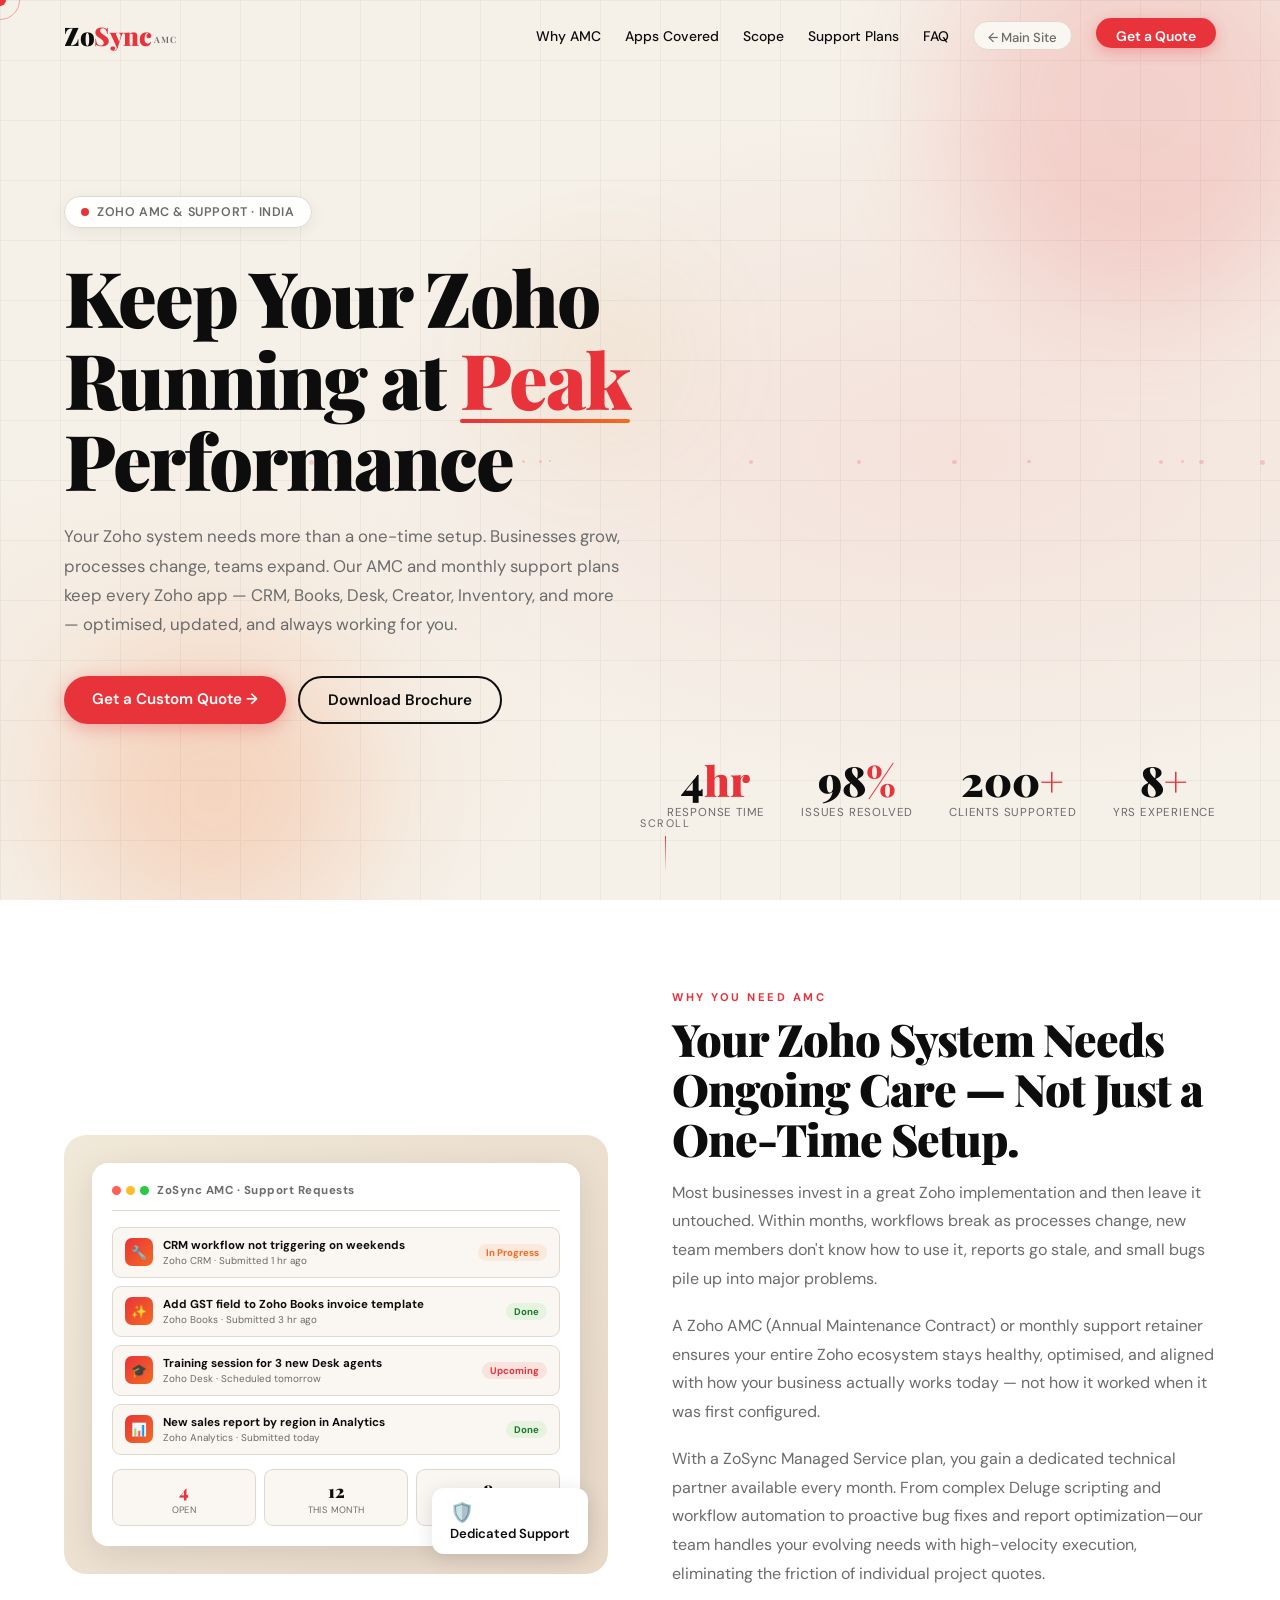
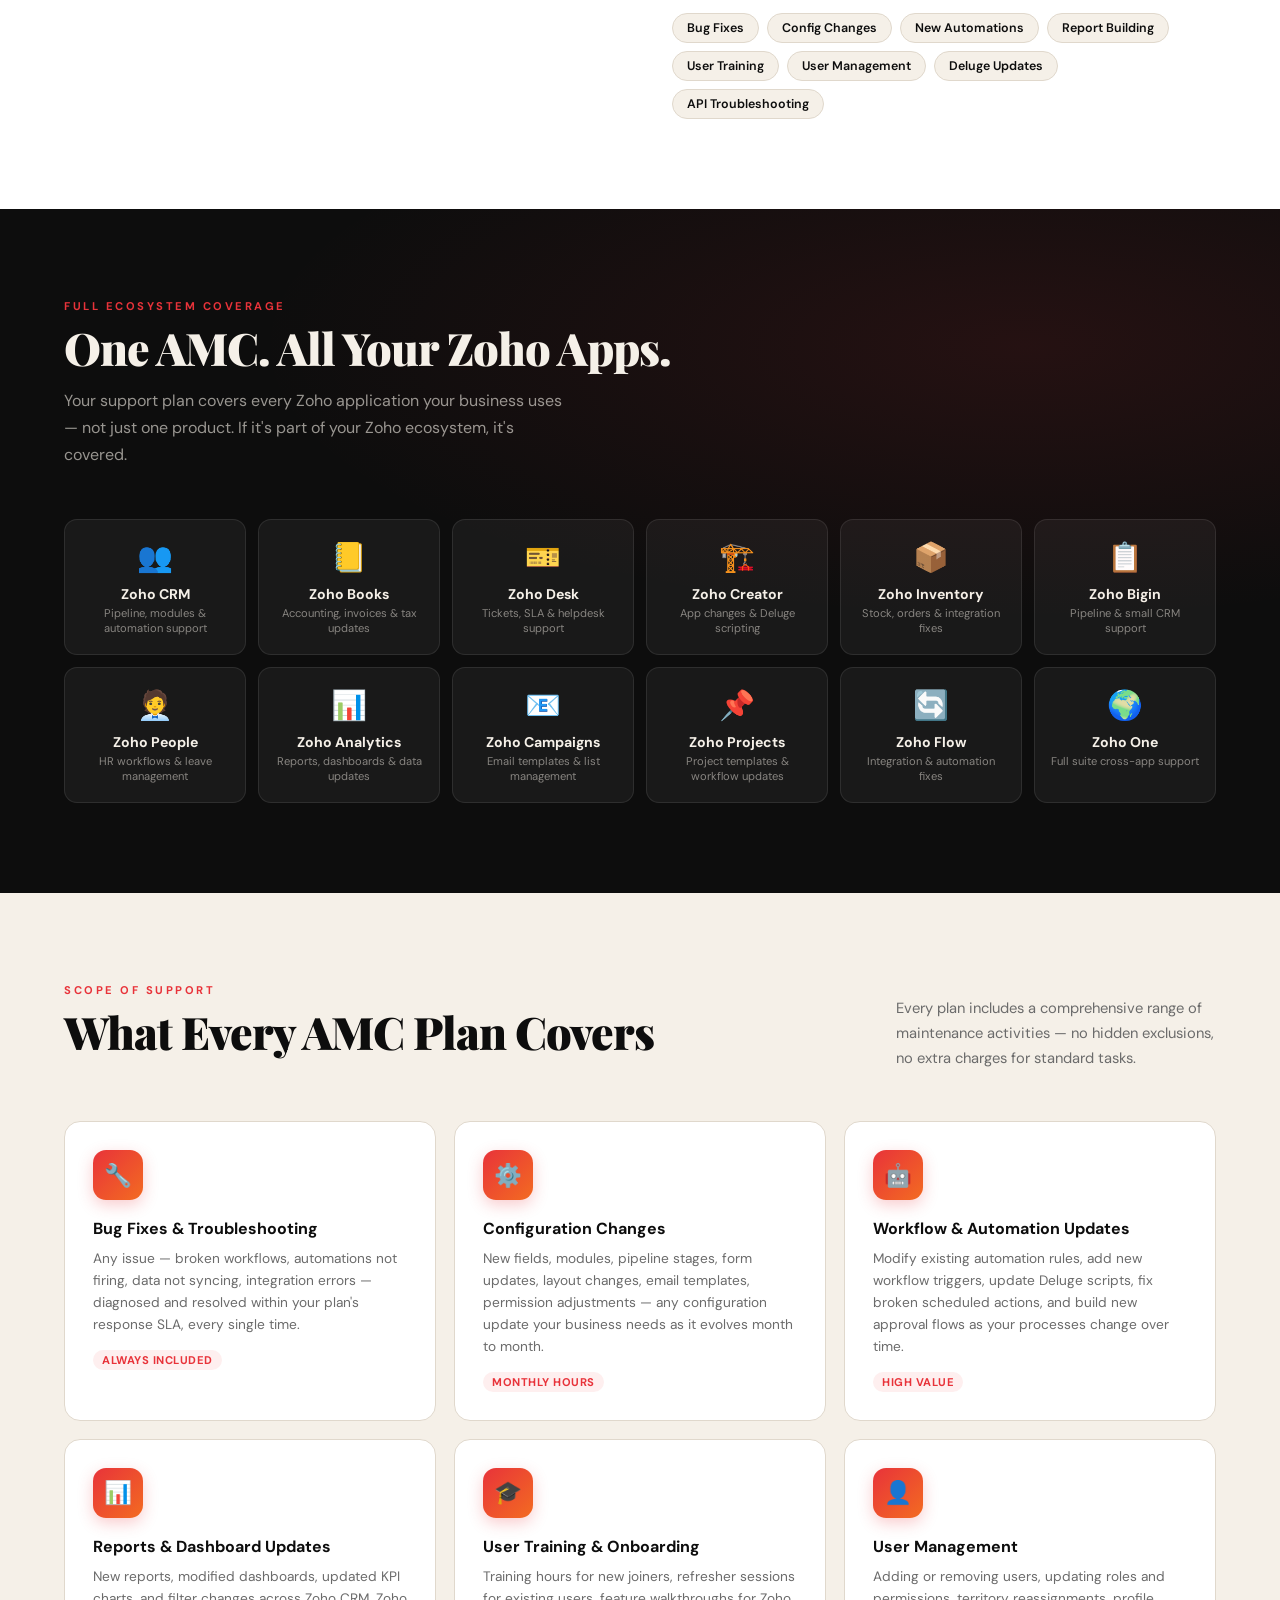
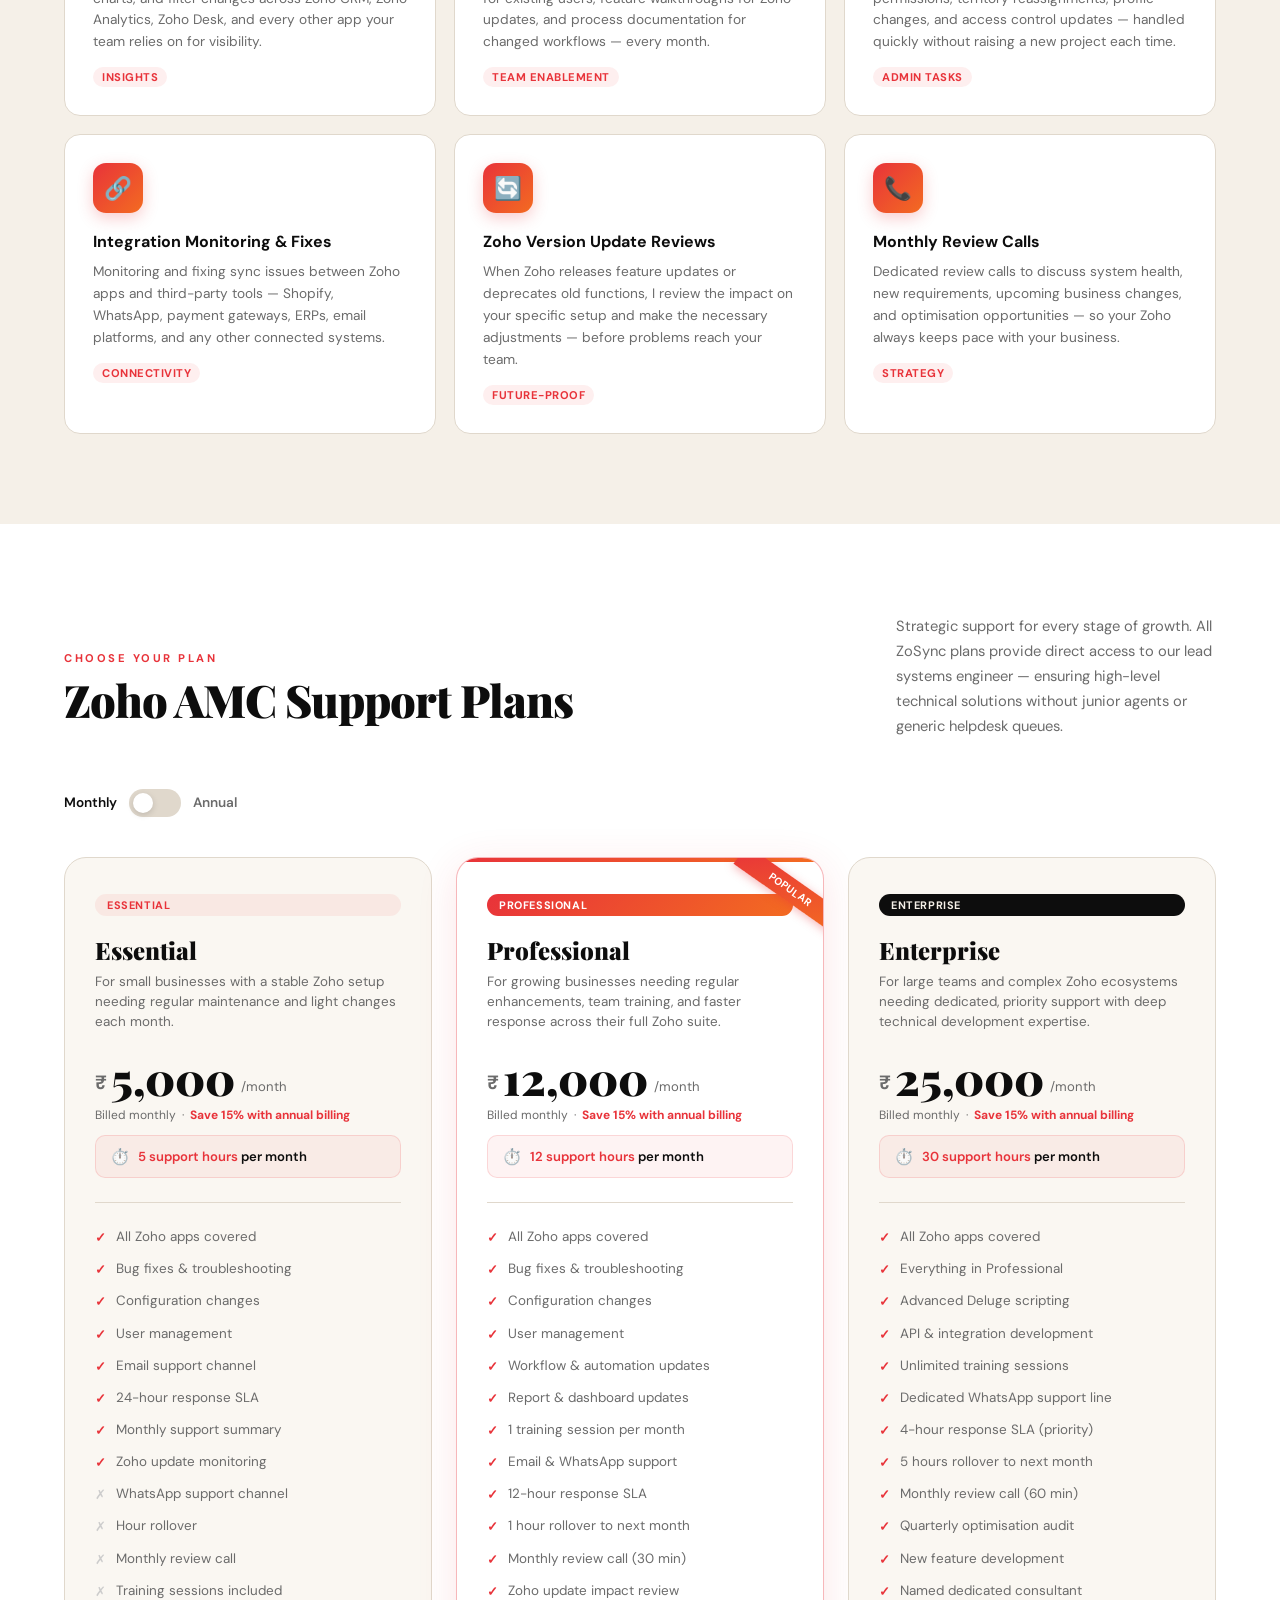
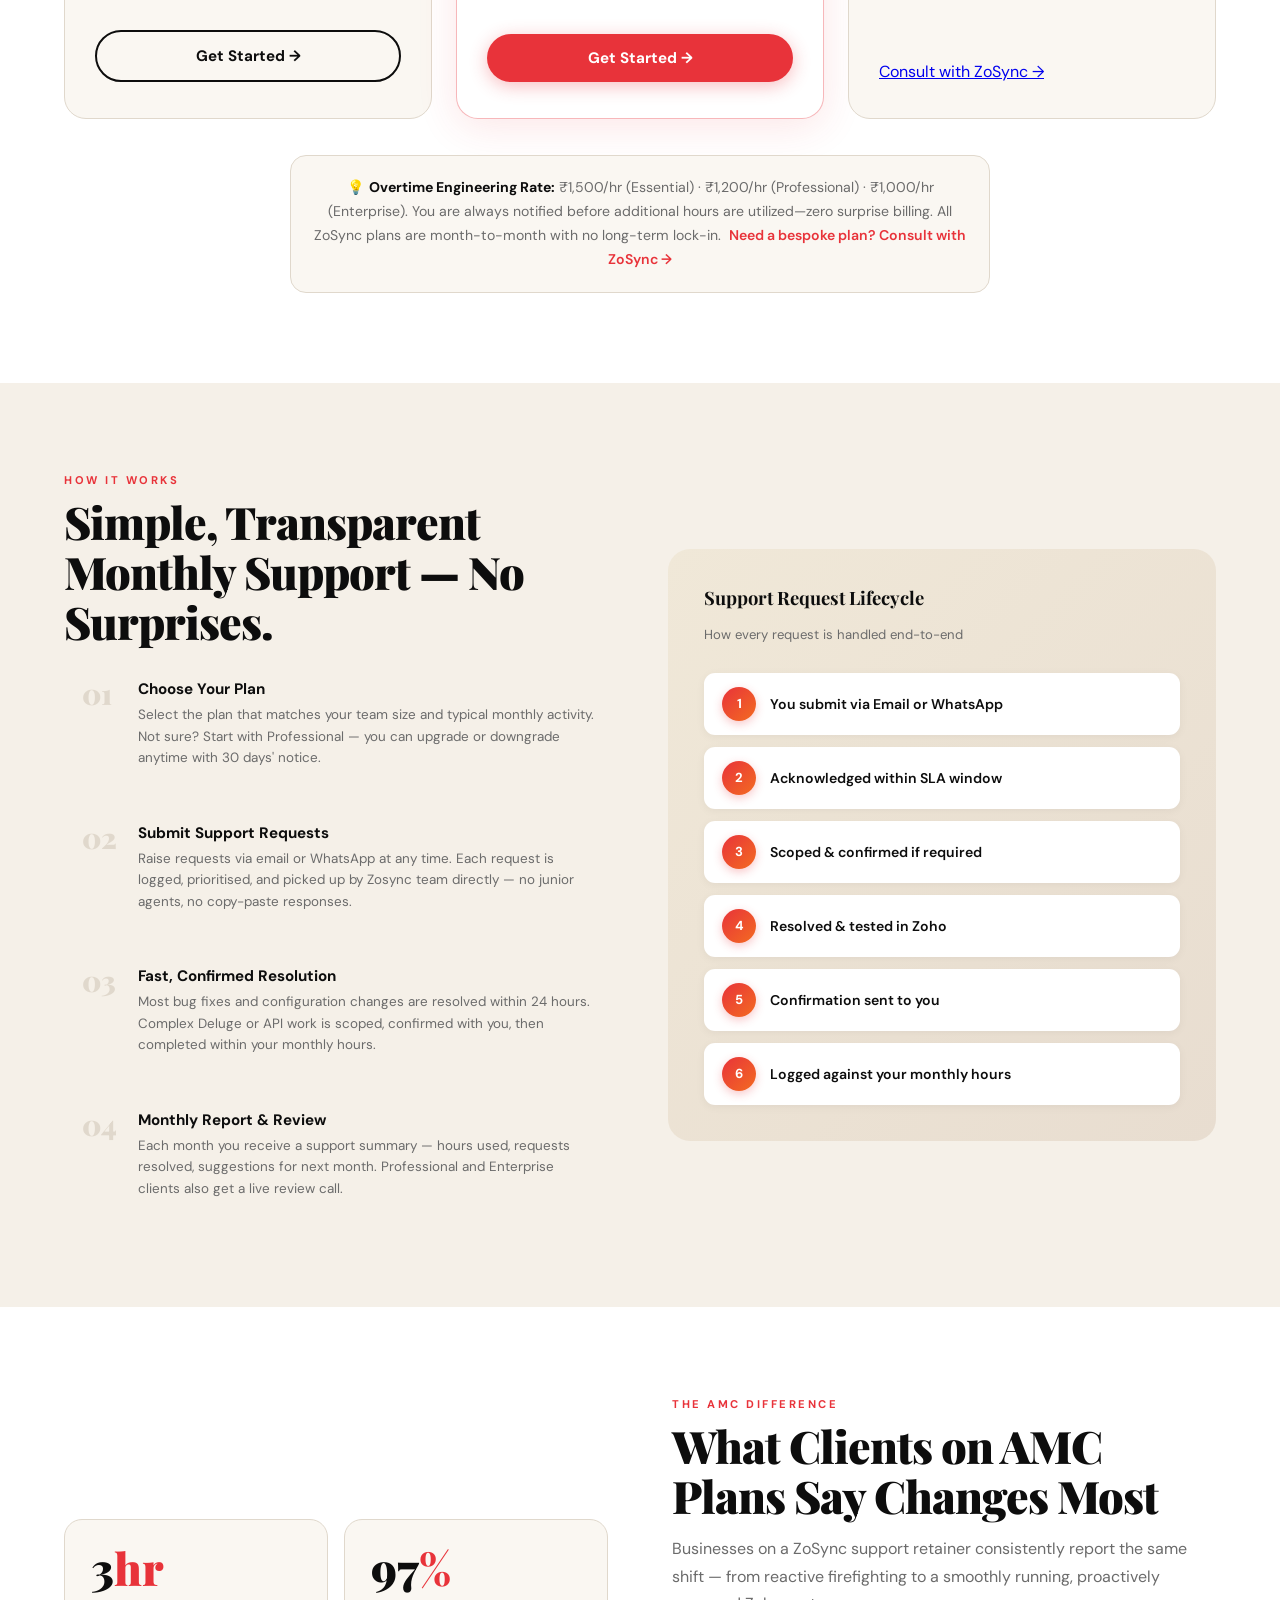
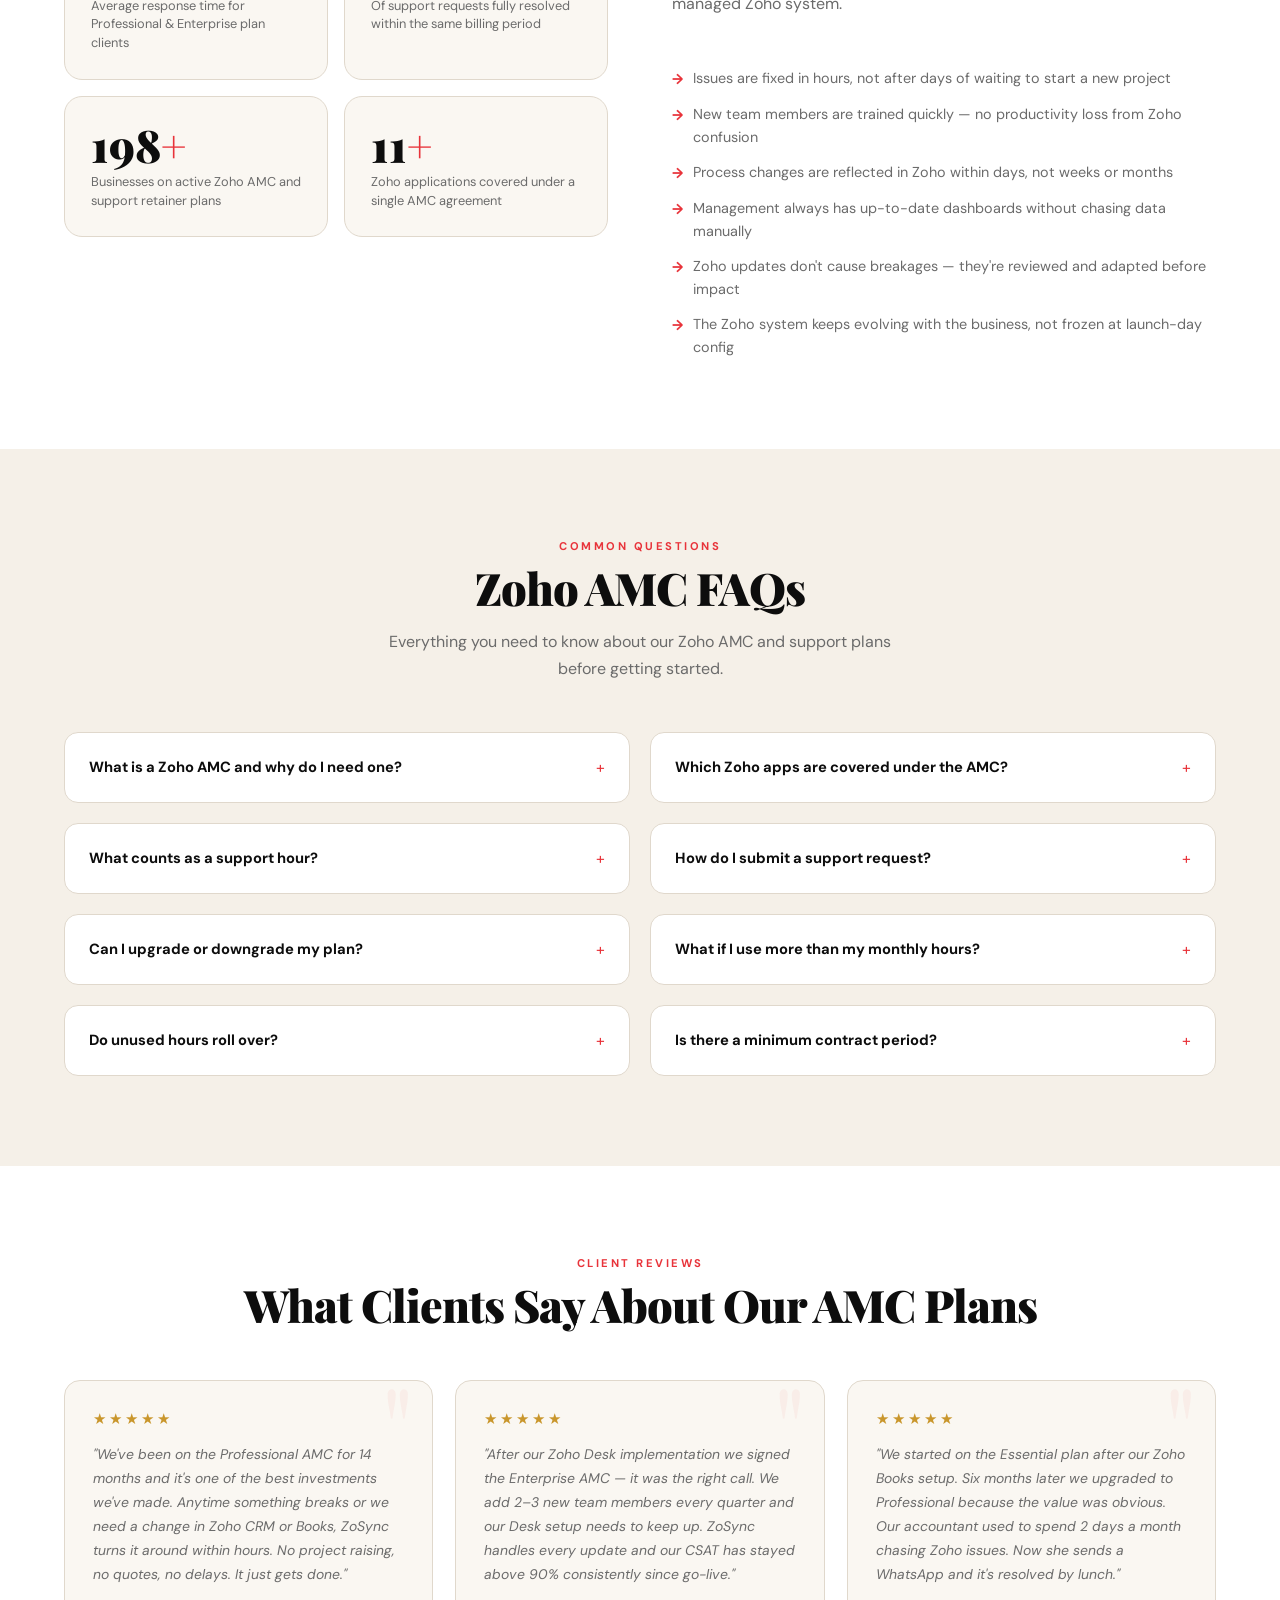
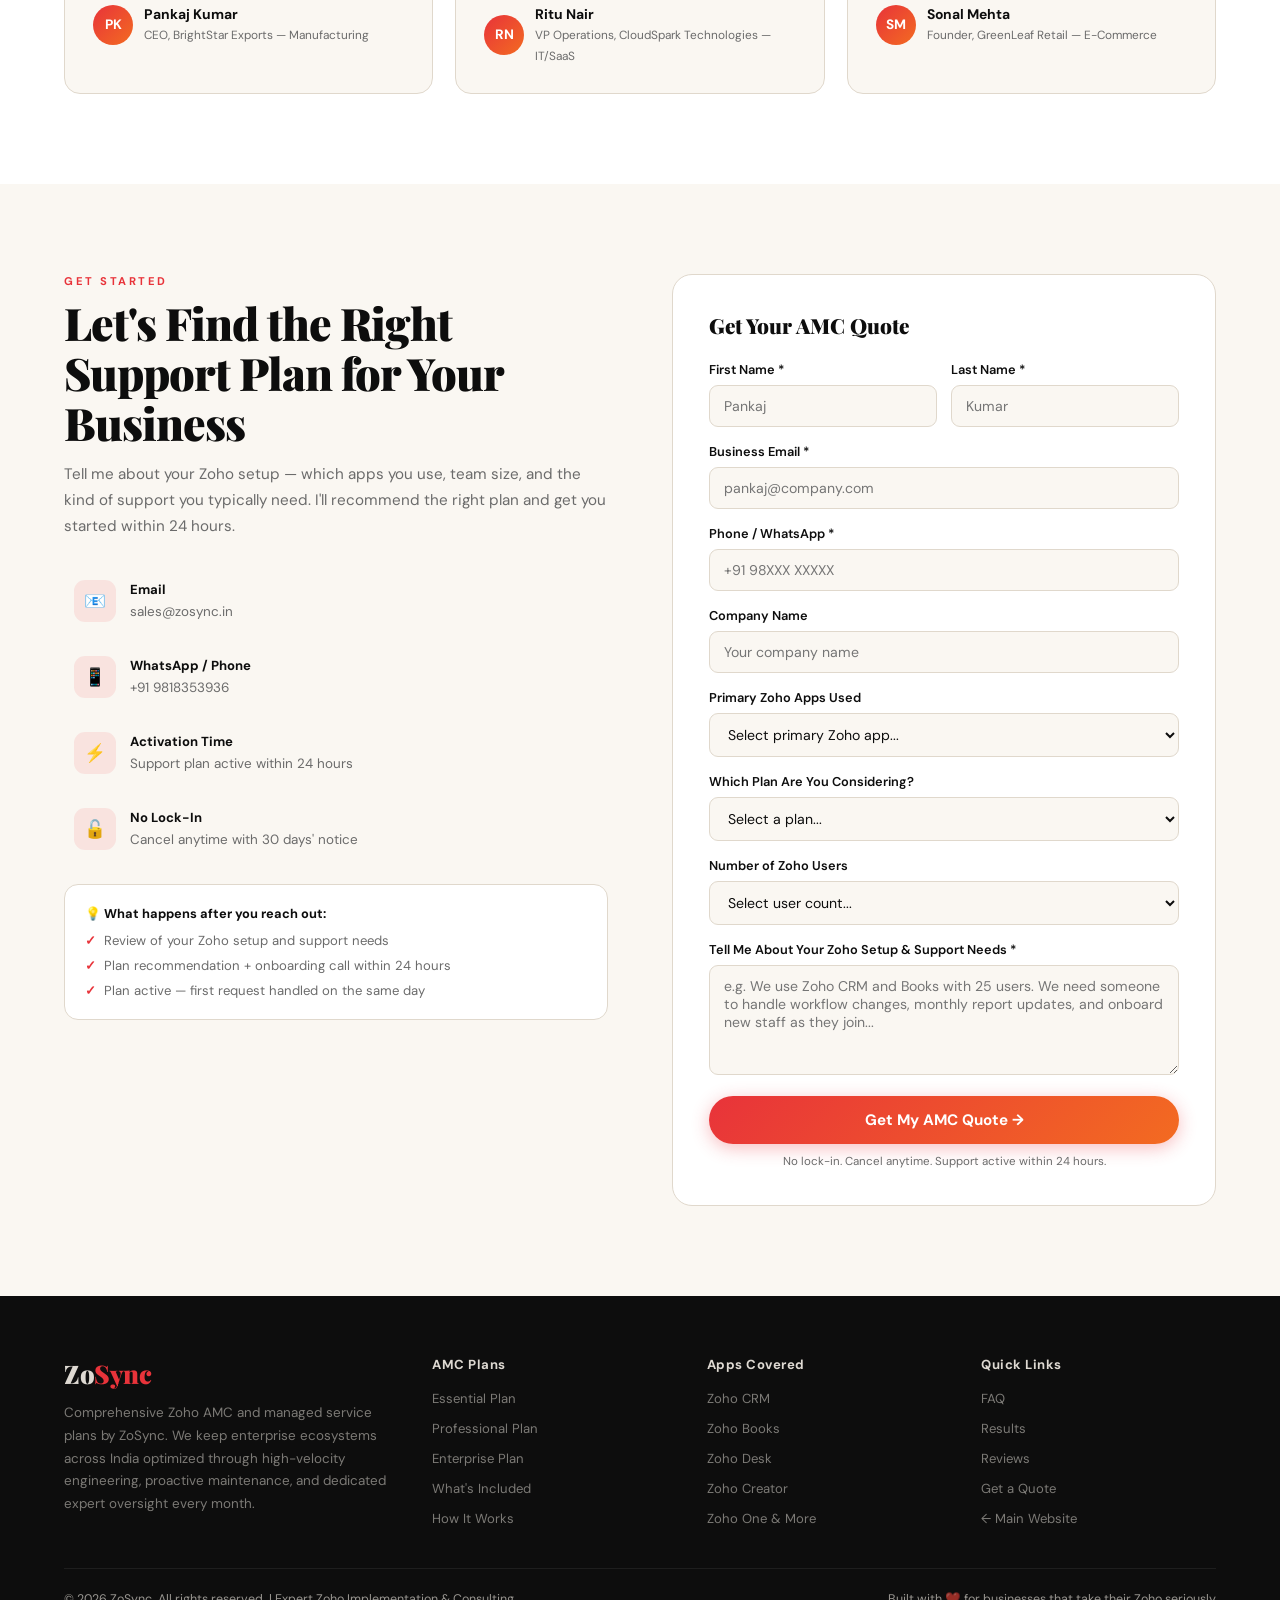
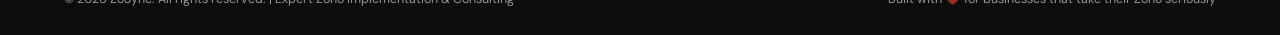
<file: services/zoho-amc.html>
<!DOCTYPE html>
<html lang="en">
<head>
     <script async src="https://www.googletagmanager.com/gtag/js?id=G-4LGYNEG4SE"></script>
<script>
  window.dataLayer = window.dataLayer || [];
  function gtag(){dataLayer.push(arguments);}
  gtag('js', new Date());

  gtag('config', 'G-4LGYNEG4SE');
</script>
<meta charset="UTF-8"/>
<meta name="viewport" content="width=device-width, initial-scale=1.0"/>

<title>Zoho AMC & Enterprise Support Plans India – Managed Services | ZoSync</title>
<meta name="description" content="ZoSync: Comprehensive Zoho AMC (Annual Maintenance Contract) and Managed Support for Indian enterprises. Ongoing optimization for Zoho One, CRM, Books, Creator, and Desk. Ensure system reliability with expert technical engineering. Book a free consultation."/>

<meta name="keywords" content="ZoSync, Zoho AMC India, Zoho annual maintenance contract, Zoho managed services, Zoho support retainer India, Zoho CRM maintenance, Zoho technical support agency, Zoho One admin support India, Zoho post-implementation services, Zoho Books support plans, Zoho inventory management support, Zoho customisation retainer India, Zoho AMC pricing India"/>

<meta name="author" content="ZoSync – Enterprise Zoho Solutions"/>
<meta name="robots" content="index, follow"/>
<meta name="language" content="English"/>
<meta name="revisit-after" content="7 days"/>
<meta name="geo.region" content="IN"/>
<meta name="geo.placename" content="India"/>
<link rel="canonical" href="https://zosync.in/services/zoho-amc.html"/>

<meta property="og:type" content="website"/>
<meta property="og:title" content="Zoho AMC & Annual Support Plans India – All Zoho Apps | ZoSync"/>
<meta property="og:description" content="Ensure system reliability and peak performance with ZoSync Managed Services. Professional Zoho AMC and support plans—including proactive optimization, custom enhancements, and priority technical engineering. Book a free consultation."/>
<meta property="og:url" content="https://zosync.in/services/zoho-amc.html"/>
<meta property="og:site_name" content="ZoSync – Expert Zoho Consulting"/>
<meta property="og:locale" content="en_IN"/>

<meta name="twitter:card" content="summary_large_image"/>
<meta name="twitter:title" content="Zoho AMC & Support Plans India – All Zoho Apps | ZoSync"/>
<meta name="twitter:description" content="Ensure system reliability with ZoSync Managed Services. Professional Zoho AMC & support for CRM, Books, Creator & Desk. Proactive optimization & priority engineering. Book a free consultation."/>
<meta name="twitter:site" content="@ZoSync"/>

<script type="application/ld+json">
{
  "@context": "https://schema.org",
  "@graph": [
    {
      "@type": "ProfessionalService",
      "name": "ZoSync – Zoho Managed Services & AMC Plans",
      "description": "ZoSync provides comprehensive Zoho AMC (Annual Maintenance Contract) and managed support services for enterprises across India. We ensure system reliability, performance optimization, and priority technical engineering for the entire Zoho ecosystem.",
      "url": "https://zosync.in/services/zoho-amc.html",
      "image": "https://zosync.in/logo.png",
      "address": {
        "@type": "PostalAddress",
        "addressLocality": "Delhi",
        "addressCountry": "IN"
      },
      "areaServed": "India",
      "founder": {
        "@type": "Person",
        "name": "Kunwar Pal",
        "jobTitle": "Founder & Technical Head",
        "knowsAbout": ["Zoho CRM", "Zoho Books", "Zoho Desk", "Zoho Creator", "Zoho One", "Managed Services", "Systems Engineering", "AMC Support"]
      },
      "hasOfferCatalog": {
        "@type": "OfferCatalog",
        "name": "ZoSync Managed Support Ecosystem",
        "itemListElement": [
          {"@type": "Offer", "itemOffered": {"@type": "Service", "name": "Essential Zoho Managed Support"}, "price": "5000", "priceCurrency": "INR"},
          {"@type": "Offer", "itemOffered": {"@type": "Service", "name": "Professional Zoho Managed Support"}, "price": "12000", "priceCurrency": "INR"},
          {"@type": "Offer", "itemOffered": {"@type": "Service", "name": "Enterprise Zoho Managed Support"}, "price": "25000", "priceCurrency": "INR"}
        ]
      }
    },
    {
      "@type": "FAQPage",
      "mainEntity": [
        {
          "@type": "Question",
          "name": "What is a Zoho AMC by ZoSync?",
          "acceptedAnswer": {"@type": "Answer", "text": "A ZoSync AMC (Annual Maintenance Contract) is a proactive managed service agreement. Our engineering team provides continuous system health checks, bug fixes, custom enhancements, and priority technical support to ensure your Zoho environment scales with your business."}
        },
        {
          "@type": "Question",
          "name": "Which applications are covered under ZoSync Managed Services?",
          "acceptedAnswer": {"@type": "Answer", "text": "We provide end-to-end support for the entire Zoho One suite, including CRM, Books, Creator, Desk, Inventory, Bigin, and Analytics. Our team ensures all cross-app integrations remain stable and optimized."}
        },
        {
          "@type": "Question",
          "name": "What tasks are included in the monthly support hours?",
          "acceptedAnswer": {"@type": "Answer", "text": "Monthly hours are utilized for high-impact tasks including workflow automation updates, custom Deluge scripting, complex report generation, API troubleshooting, and user permission management."}
        },
        {
          "@type": "Question",
          "name": "What is the response time for ZoSync support requests?",
          "acceptedAnswer": {"@type": "Answer", "text": "Our SLAs are designed for business continuity. Essential: 24-hour response. Professional: 12-hour response. Enterprise: 4-hour priority response with a dedicated technical Slack or WhatsApp channel."}
        },
        {
          "@type": "Question",
          "name": "Does ZoSync allow rollover of unused support hours?",
          "acceptedAnswer": {"@type": "Answer", "text": "To provide maximum value, our Professional plan allows for 1-hour rollover, and the Enterprise plan allows for up to 5 hours to be carried forward to the following month."}
        }
      ]
    }
  ]
}
</script>

<link rel="preconnect" href="https://fonts.googleapis.com">
<link rel="preconnect" href="https://fonts.gstatic.com" crossorigin>
<link href="https://fonts.googleapis.com/css2?family=Playfair+Display:wght@700;900&family=DM+Sans:wght@300;400;500;600&display=swap" rel="stylesheet">
<link rel="icon" type="image/png" href="../assets/Zosync-favicon.png">

<style>
:root{--ink:#0d0d0d;--cream:#f5f0e8;--white:#fff;--red:#e8333a;--orange:#f36b21;--gold:#c9962c;--muted:#6b6b6b;--border:#e0d8cc;--card:#faf7f2}
*,*::before,*::after{box-sizing:border-box;margin:0;padding:0}
html{scroll-behavior:smooth}
body{font-family:'DM Sans',sans-serif;background:var(--cream);color:var(--ink);overflow-x:hidden;width:100%;max-width:100vw}

/* CURSOR */
#cur,#cur-ring{pointer-events:none;position:fixed;border-radius:50%;z-index:99999;transform:translate(-50%,-50%)}
#cur{width:12px;height:12px;background:var(--red);transition:width .2s,height .2s}
#cur-ring{width:40px;height:40px;border:1.5px solid rgba(232,51,58,.4);z-index:99998;transition:width .3s,height .3s,border-color .3s}
@media(max-width:1024px){#cur,#cur-ring{display:none}body{cursor:auto!important}}

/* PROGRESS */
#prog{position:fixed;top:0;left:0;height:3px;width:0;z-index:10000;background:linear-gradient(90deg,var(--red),var(--orange));pointer-events:none}

/* NAV */
nav{position:fixed;top:0;left:0;right:0;z-index:999;display:flex;align-items:center;justify-content:space-between;padding:18px 5%;background:transparent;border-bottom:1px solid transparent;transition:background .4s,backdrop-filter .4s,border-color .4s,box-shadow .4s,padding .3s}
nav.scrolled{background:rgba(245,240,232,.95);backdrop-filter:blur(18px);-webkit-backdrop-filter:blur(18px);border-color:var(--border);box-shadow:0 4px 30px rgba(0,0,0,.07);padding:12px 5%}
.logo{font-family:'Playfair Display',serif;font-size:1.6rem;font-weight:900;letter-spacing:-.5px;color:var(--ink);text-decoration:none}
.logo span{color:var(--red)}
.logo sub{font-size:.55rem;font-weight:600;color:var(--muted);letter-spacing:.8px;vertical-align:middle;margin-left:3px;text-transform:uppercase}
.nav-links{display:flex;align-items:center;gap:24px;list-style:none}
.nav-links a{text-decoration:none;color:var(--ink);font-size:.87rem;font-weight:500;position:relative;padding-bottom:3px;white-space:nowrap}
.nav-links a::after{content:'';position:absolute;bottom:0;left:0;width:0;height:2px;background:var(--red);transition:width .3s ease}
.nav-links a:hover::after{width:100%}
.nav-back{display:inline-flex;align-items:center;gap:5px;background:var(--card);border:1px solid var(--border)!important;padding:7px 14px;border-radius:50px;color:var(--muted)!important;font-size:.82rem!important;transition:background .2s,color .2s!important}
.nav-back:hover{background:var(--white)!important;color:var(--ink)!important}
.nav-back::after{display:none!important}
.nav-cta{background:var(--red)!important;color:#fff!important;padding:9px 20px;border-radius:50px;font-weight:600!important;box-shadow:0 4px 14px rgba(232,51,58,.3);transition:transform .2s,box-shadow .2s,background .2s!important}
.nav-cta:hover{background:#c42830!important;transform:translateY(-2px)!important;box-shadow:0 8px 24px rgba(232,51,58,.45)!important}
.nav-cta::after{display:none!important}
.burger{display:none;cursor:pointer;flex-direction:column;gap:5px;padding:4px;z-index:1001}
.burger span{display:block;width:24px;height:2px;background:var(--ink);border-radius:2px;transition:.35s}
.burger.open span:nth-child(1){transform:rotate(45deg) translate(5px,5px)}
.burger.open span:nth-child(2){opacity:0;transform:translateX(-10px)}
.burger.open span:nth-child(3){transform:rotate(-45deg) translate(5px,-5px)}
.nav-drawer{display:none;position:fixed;inset:0;background:rgba(245,240,232,.98);z-index:998;flex-direction:column;align-items:center;justify-content:center;gap:32px;padding:80px 5% 40px}
.nav-drawer.open{display:flex;animation:drawerIn .3s ease}
@keyframes drawerIn{from{opacity:0;transform:translateY(-20px)}to{opacity:1;transform:translateY(0)}}
.nav-drawer a{font-size:1.5rem;font-family:'Playfair Display',serif;font-weight:700;text-decoration:none;color:var(--ink);transition:color .2s}
.nav-drawer a:hover{color:var(--red)}
.nav-drawer .drawer-cta{background:var(--red);color:#fff!important;padding:14px 36px;border-radius:50px;font-size:1rem!important;font-family:'DM Sans',sans-serif!important;font-weight:700!important;box-shadow:0 4px 20px rgba(232,51,58,.35)}

/* HERO */
#hero{min-height:100vh;display:flex;align-items:center;padding:120px 5% 100px;position:relative;overflow:hidden}
.hero-bg{position:absolute;inset:0;z-index:0;background:radial-gradient(ellipse 70% 55% at 75% 50%,rgba(232,51,58,.08),transparent 70%),radial-gradient(ellipse 50% 50% at 15% 80%,rgba(243,107,33,.06),transparent 60%)}
.hero-grid{position:absolute;inset:0;z-index:0;opacity:.04;background-image:linear-gradient(var(--ink) 1px,transparent 1px),linear-gradient(90deg,var(--ink) 1px,transparent 1px);background-size:60px 60px;animation:gridMove 20s linear infinite}
@keyframes gridMove{0%{background-position:0 0}100%{background-position:60px 60px}}
.orb{position:absolute;border-radius:50%;filter:blur(60px);opacity:.16;animation:orbF 8s ease-in-out infinite;pointer-events:none}
.o1{width:400px;height:400px;background:var(--red);top:-10%;right:-5%}
.o2{width:300px;height:300px;background:var(--orange);bottom:-5%;left:5%;animation-delay:3s}
.o3{width:180px;height:180px;background:var(--gold);top:30%;left:40%;animation-delay:6s;opacity:.08}
@keyframes orbF{0%,100%{transform:translateY(0) scale(1)}50%{transform:translateY(-28px) scale(1.04)}}
.particle{position:absolute;border-radius:50%;background:var(--red);opacity:.2;pointer-events:none;animation:pDrift linear infinite}
@keyframes pDrift{0%{transform:translateY(100vh);opacity:0}10%{opacity:.2}90%{opacity:.2}100%{transform:translateY(-80px) translateX(50px);opacity:0}}
.hero-content{position:relative;z-index:2;max-width:700px;width:100%}
.hero-badge{display:inline-flex;align-items:center;gap:8px;background:rgba(255,255,255,.9);border:1px solid var(--border);padding:7px 16px;border-radius:50px;font-size:.78rem;font-weight:600;letter-spacing:.6px;color:var(--muted);text-transform:uppercase;margin-bottom:28px;animation:fUp .7s .1s ease both;box-shadow:0 4px 16px rgba(0,0,0,.06)}
.dot{width:8px;height:8px;border-radius:50%;background:var(--red);flex-shrink:0;animation:dotP 2s infinite}
@keyframes dotP{0%,100%{box-shadow:0 0 0 0 rgba(232,51,58,.5)}70%{box-shadow:0 0 0 8px rgba(232,51,58,0)}}
h1{font-family:'Playfair Display',serif;font-size:clamp(2.4rem,6vw,5.2rem);font-weight:900;line-height:1.06;letter-spacing:-2px;margin-bottom:22px;animation:fUp .7s .25s ease both}
h1 em{font-style:normal;color:var(--red);position:relative;display:inline-block}
h1 em::after{content:'';position:absolute;bottom:-4px;left:0;right:0;height:4px;background:linear-gradient(90deg,var(--red),var(--orange));border-radius:2px;transform:scaleX(0);transform-origin:left;animation:ulG 1s 1.1s ease forwards}
@keyframes ulG{to{transform:scaleX(1)}}
.hero-sub{font-size:1.05rem;color:var(--muted);line-height:1.75;max-width:560px;margin-bottom:36px;animation:fUp .7s .4s ease both}
.hero-btns{display:flex;gap:12px;flex-wrap:wrap;animation:fUp .7s .55s ease both}
.btn-p{background:var(--red);color:#fff;padding:13px 28px;border-radius:50px;font-weight:600;font-size:.95rem;text-decoration:none;display:inline-block;transition:transform .25s,box-shadow .25s;box-shadow:0 4px 18px rgba(232,51,58,.35)}
.btn-p:hover{transform:translateY(-3px);box-shadow:0 10px 32px rgba(232,51,58,.5)}
.btn-s{background:transparent;color:var(--ink);padding:12px 28px;border-radius:50px;font-weight:600;font-size:.95rem;text-decoration:none;display:inline-block;border:2px solid var(--ink);transition:background .25s,color .25s,transform .25s}
.btn-s:hover{background:var(--ink);color:var(--cream);transform:translateY(-3px)}
.hero-stats{position:absolute;right:5%;bottom:80px;z-index:2;display:flex;gap:36px;animation:fUp .7s .7s ease both}
.stat{text-align:center}
.snum{font-family:'Playfair Display',serif;font-size:2.6rem;font-weight:900;line-height:1;color:var(--ink)}
.snum span{color:var(--red)}
.slabel{font-size:.72rem;color:var(--muted);text-transform:uppercase;letter-spacing:.8px;margin-top:4px}
.scroll-hint{position:absolute;bottom:28px;left:50%;transform:translateX(-50%);z-index:2;display:flex;flex-direction:column;align-items:center;gap:6px;animation:fUp .7s .9s ease both}
.scroll-hint span{font-size:.68rem;letter-spacing:1.5px;text-transform:uppercase;color:var(--muted)}
.scroll-line{width:1px;height:36px;background:linear-gradient(var(--red),transparent);animation:sL 1.8s ease-in-out infinite}
@keyframes sL{0%,100%{opacity:1}50%{opacity:.3}}
@keyframes fUp{from{opacity:0;transform:translateY(26px)}to{opacity:1;transform:translateY(0)}}

/* SECTIONS */
section{padding:90px 5%;width:100%}
.sec-lbl{font-size:.7rem;font-weight:700;letter-spacing:2.5px;text-transform:uppercase;color:var(--red);margin-bottom:10px}
.sec-title{font-family:'Playfair Display',serif;font-size:clamp(1.8rem,3.5vw,3rem);font-weight:900;letter-spacing:-1px;line-height:1.12;margin-bottom:14px}
.sec-sub{color:var(--muted);font-size:1rem;line-height:1.7;max-width:500px;margin-bottom:50px}

/* REVEAL / STAGGER */
.reveal{opacity:0;transform:translateY(36px);transition:opacity .75s cubic-bezier(.25,.46,.45,.94),transform .75s cubic-bezier(.25,.46,.45,.94)}
.reveal.fl{transform:translateX(-44px)}
.reveal.fr{transform:translateX(44px)}
.reveal.vis{opacity:1!important;transform:translate(0)!important}
.stag>*{opacity:0;transform:translateY(28px);transition:opacity .55s ease,transform .55s ease}
.stag.vis>*:nth-child(1){opacity:1;transform:none;transition-delay:.04s}
.stag.vis>*:nth-child(2){opacity:1;transform:none;transition-delay:.12s}
.stag.vis>*:nth-child(3){opacity:1;transform:none;transition-delay:.2s}
.stag.vis>*:nth-child(4){opacity:1;transform:none;transition-delay:.28s}
.stag.vis>*:nth-child(5){opacity:1;transform:none;transition-delay:.36s}
.stag.vis>*:nth-child(6){opacity:1;transform:none;transition-delay:.44s}
.stag.vis>*:nth-child(7){opacity:1;transform:none;transition-delay:.52s}
.stag.vis>*:nth-child(8){opacity:1;transform:none;transition-delay:.6s}
.stag.vis>*:nth-child(n+9){opacity:1;transform:none;transition-delay:.68s}

/* ══ WHY AMC ══ */
#why-amc{background:var(--white)}
.about-grid{display:grid;grid-template-columns:1fr 1fr;gap:64px;align-items:center}
.amc-visual{position:relative;border-radius:22px;overflow:hidden;background:linear-gradient(135deg,#f0e8d8,#e8d8c8);display:flex;align-items:center;justify-content:center;padding:28px;transition:transform .5s ease;min-height:400px}
.amc-visual:hover{transform:rotate(-1deg) scale(1.01)}
.amc-board{width:100%;background:var(--white);border-radius:16px;padding:20px;box-shadow:0 8px 32px rgba(0,0,0,.1)}
.amc-topbar{display:flex;align-items:center;gap:8px;margin-bottom:16px;padding-bottom:12px;border-bottom:1px solid var(--border)}
.amc-dots{display:flex;gap:5px}
.amc-dots span{width:9px;height:9px;border-radius:50%}
.amc-dots span:nth-child(1){background:#ff5f57}
.amc-dots span:nth-child(2){background:#ffbd2e}
.amc-dots span:nth-child(3){background:#28ca42}
.amc-topbar-title{font-size:.72rem;font-weight:700;color:var(--muted);letter-spacing:.5px}
.amc-req-list{display:flex;flex-direction:column;gap:8px;margin-bottom:14px}
.amc-req{background:var(--card);border:1px solid var(--border);border-radius:9px;padding:10px 12px;display:flex;align-items:center;gap:10px;transition:background .2s}
.amc-req:hover{background:var(--white)}
.req-icon{width:28px;height:28px;border-radius:7px;background:linear-gradient(135deg,var(--red),var(--orange));display:flex;align-items:center;justify-content:center;font-size:.8rem;flex-shrink:0}
.req-info{flex:1;min-width:0}
.req-title{font-size:.72rem;font-weight:700;color:var(--ink);white-space:nowrap;overflow:hidden;text-overflow:ellipsis}
.req-meta{font-size:.62rem;color:var(--muted);margin-top:1px}
.req-badge{font-size:.6rem;font-weight:700;padding:2px 8px;border-radius:50px;flex-shrink:0}
.rbadge-done{background:rgba(40,202,66,.1);color:#1a7a2e}
.rbadge-wip{background:rgba(243,107,33,.1);color:var(--orange)}
.rbadge-new{background:rgba(232,51,58,.1);color:var(--red)}
.amc-bottom{display:grid;grid-template-columns:repeat(3,1fr);gap:8px}
.amcstat{background:var(--card);border:1px solid var(--border);border-radius:9px;padding:9px;text-align:center}
.amcstat-n{font-family:'Playfair Display',serif;font-size:1.1rem;font-weight:900;color:var(--ink)}
.amcstat-n.red{color:var(--red)}
.amcstat-l{font-size:.58rem;color:var(--muted);text-transform:uppercase;letter-spacing:.4px;margin-top:2px}
.about-corner{position:absolute;bottom:20px;right:20px;background:#fff;padding:12px 18px;border-radius:12px;box-shadow:0 4px 20px rgba(0,0,0,.12);font-size:.82rem;font-weight:600}
.about-corner span{color:var(--red);font-size:1.2rem;display:block}
.about-text p{color:var(--muted);line-height:1.8;margin-bottom:18px}
.chips{display:flex;flex-wrap:wrap;gap:8px;margin-top:24px}
.chip{padding:6px 14px;border-radius:50px;font-size:.78rem;font-weight:600;border:1.5px solid var(--border);color:var(--ink);background:var(--cream);transition:background .2s,border-color .2s,transform .2s;cursor:default}
.chip:hover{background:var(--red);color:#fff;border-color:var(--red);transform:translateY(-2px)}

/* ══ APPS COVERED (dark) ══ */
#apps-covered{background:var(--ink);color:var(--cream);position:relative;overflow:hidden}
#apps-covered::before{content:'';position:absolute;inset:0;background:radial-gradient(ellipse 60% 40% at 80% 20%,rgba(232,51,58,.11),transparent);pointer-events:none}
#apps-covered .sec-title{color:var(--cream)}
#apps-covered .sec-sub{color:rgba(245,240,232,.6)}
.apps-grid{display:grid;grid-template-columns:repeat(auto-fill,minmax(155px,1fr));gap:12px}
.app-card{background:rgba(255,255,255,.05);border:1px solid rgba(255,255,255,.09);border-radius:13px;padding:18px 14px;text-align:center;transition:transform .28s,background .28s,border-color .28s,box-shadow .28s}
.app-card:hover{background:rgba(255,255,255,.1);border-color:rgba(232,51,58,.5);transform:translateY(-4px) scale(1.02);box-shadow:0 10px 28px rgba(0,0,0,.28)}
.app-emoji{font-size:1.8rem;margin-bottom:9px;display:block;transition:transform .28s}
.app-card:hover .app-emoji{transform:scale(1.15) rotate(5deg)}
.app-name{font-size:.88rem;font-weight:700;color:var(--cream);margin-bottom:3px}
.app-desc{font-size:.7rem;color:rgba(245,240,232,.5);line-height:1.35}

/* ══ WHAT'S INCLUDED (service cards) ══ */
#whats-included{background:var(--cream)}
.svc-intro{display:flex;justify-content:space-between;align-items:flex-end;gap:32px;margin-bottom:50px;flex-wrap:wrap}
.svc-intro .r{max-width:320px;color:var(--muted);line-height:1.7;font-size:.92rem}
.svc-grid{display:grid;grid-template-columns:repeat(auto-fill,minmax(280px,1fr));gap:18px}
.svc-card{background:var(--white);border:1px solid var(--border);border-radius:16px;padding:28px;cursor:default;transition:transform .3s,box-shadow .3s,border-color .3s;position:relative;overflow:hidden}
.svc-card::before{content:'';position:absolute;top:0;left:0;right:0;height:3px;background:linear-gradient(90deg,var(--red),var(--orange));transform:scaleX(0);transform-origin:left;transition:transform .35s ease}
.svc-card:hover{transform:translateY(-5px);box-shadow:0 14px 40px rgba(0,0,0,.1);border-color:transparent}
.svc-card:hover::before{transform:scaleX(1)}
.svc-icon{width:50px;height:50px;border-radius:13px;background:linear-gradient(135deg,var(--red),var(--orange));display:flex;align-items:center;justify-content:center;font-size:1.4rem;margin-bottom:18px;box-shadow:0 5px 15px rgba(232,51,58,.25);transition:transform .3s}
.svc-card:hover .svc-icon{transform:scale(1.1) rotate(-4deg)}
.svc-card h3{font-size:1rem;font-weight:700;margin-bottom:9px}
.svc-card p{font-size:.855rem;color:var(--muted);line-height:1.6}
.svc-tag{display:inline-block;margin-top:14px;font-size:.7rem;font-weight:700;letter-spacing:.5px;text-transform:uppercase;color:var(--red);padding:3px 9px;background:rgba(232,51,58,.08);border-radius:50px}

/* ══ PLANS ══ */
#plans{background:var(--white)}
.plans-intro{display:flex;justify-content:space-between;align-items:flex-end;gap:32px;margin-bottom:50px;flex-wrap:wrap}
.plans-intro .r{max-width:320px;color:var(--muted);line-height:1.7;font-size:.92rem}

/* Toggle */
.billing-toggle{display:flex;align-items:center;gap:12px;margin-bottom:40px}
.tg-lbl{font-size:.85rem;font-weight:600;color:var(--muted);transition:color .2s}
.tg-lbl.active{color:var(--ink)}
.tg-sw{position:relative;width:52px;height:28px;cursor:pointer;flex-shrink:0}
.tg-sw input{opacity:0;width:0;height:0;position:absolute}
.tg-track{position:absolute;inset:0;background:var(--border);border-radius:50px;transition:background .3s}
.tg-sw input:checked~.tg-track{background:var(--red)}
.tg-thumb{position:absolute;top:4px;left:4px;width:20px;height:20px;background:#fff;border-radius:50%;transition:transform .3s;box-shadow:0 2px 6px rgba(0,0,0,.15)}
.tg-sw input:checked~.tg-track~.tg-thumb{transform:translateX(24px)}
.save-badge{background:rgba(40,202,66,.12);color:#1a7a2e;font-size:.72rem;font-weight:700;padding:3px 10px;border-radius:50px;border:1px solid rgba(40,202,66,.2)}

.plans-grid{display:grid;grid-template-columns:repeat(3,1fr);gap:24px}
.plan-card{background:var(--card);border:1px solid var(--border);border-radius:22px;padding:36px 30px;position:relative;overflow:hidden;transition:transform .3s,box-shadow .3s,border-color .3s;display:flex;flex-direction:column}
.plan-card::before{content:'';position:absolute;top:0;left:0;right:0;height:4px;background:linear-gradient(90deg,var(--red),var(--orange));transform:scaleX(0);transform-origin:left;transition:transform .35s ease}
.plan-card.featured{background:var(--white);border-color:rgba(232,51,58,.35);box-shadow:0 8px 40px rgba(232,51,58,.12)}
.plan-card.featured::before{transform:scaleX(1)}
.plan-card:hover{transform:translateY(-6px);box-shadow:0 18px 50px rgba(0,0,0,.1);border-color:rgba(232,51,58,.25)}
.plan-card:hover::before{transform:scaleX(1)}
.plan-badge{display:inline-block;font-size:.68rem;font-weight:700;letter-spacing:.6px;text-transform:uppercase;padding:4px 12px;border-radius:50px;margin-bottom:18px}
.badge-basic{background:rgba(232,51,58,.08);color:var(--red)}
.badge-feat{background:linear-gradient(135deg,var(--red),var(--orange));color:#fff}
.badge-ent{background:var(--ink);color:var(--cream)}
.plan-name{font-family:'Playfair Display',serif;font-size:1.5rem;font-weight:900;color:var(--ink);margin-bottom:6px}
.plan-tagline{font-size:.84rem;color:var(--muted);margin-bottom:24px;line-height:1.5}
.plan-price-block{margin-bottom:24px;padding-bottom:24px;border-bottom:1px solid var(--border)}
.plan-price{display:flex;align-items:flex-end;gap:4px}
.plan-price .amt{font-family:'Playfair Display',serif;font-size:2.8rem;font-weight:900;color:var(--ink);line-height:1}
.plan-price .cur{font-size:1.2rem;font-weight:700;color:var(--muted);margin-bottom:6px}
.plan-price .per{font-size:.82rem;color:var(--muted);margin-bottom:6px;margin-left:2px}
.plan-note{font-size:.75rem;color:var(--muted);margin-top:6px}
.plan-note strong{color:var(--red)}
.plan-hours-box{display:flex;align-items:center;gap:8px;margin-top:12px;padding:10px 14px;background:rgba(232,51,58,.06);border:1px solid rgba(232,51,58,.15);border-radius:10px}
.ph-txt{font-size:.82rem;font-weight:600;color:var(--ink)}
.ph-txt span{color:var(--red)}
.plan-features{list-style:none;display:flex;flex-direction:column;gap:11px;margin-bottom:28px;flex:1}
.plan-features li{display:flex;align-items:flex-start;gap:10px;font-size:.84rem;color:var(--muted);line-height:1.5}
.pf-y{color:var(--red);font-weight:700;flex-shrink:0;margin-top:1px}
.pf-n{color:#ccc;flex-shrink:0;margin-top:1px}
.plan-cta{display:block;text-align:center;text-decoration:none;padding:14px;border-radius:50px;font-weight:700;font-size:.95rem;transition:transform .22s,box-shadow .22s,background .22s;margin-top:auto}
.plan-cta.primary{background:var(--red);color:#fff;box-shadow:0 4px 18px rgba(232,51,58,.32)}
.plan-cta.primary:hover{transform:translateY(-2px);box-shadow:0 8px 28px rgba(232,51,58,.48)}
.plan-cta.outline{border:2px solid var(--ink);color:var(--ink);background:transparent}
.plan-cta.outline:hover{background:var(--ink);color:var(--cream)}
.plan-cta.dark{background:var(--ink);color:var(--cream);box-shadow:0 4px 18px rgba(0,0,0,.2)}
.plan-cta.dark:hover{background:#222;transform:translateY(-2px)}
.pop-ribbon{position:absolute;top:20px;right:-28px;background:linear-gradient(135deg,var(--red),var(--orange));color:#fff;font-size:.65rem;font-weight:700;letter-spacing:.5px;text-transform:uppercase;padding:5px 36px;transform:rotate(35deg);box-shadow:0 2px 10px rgba(232,51,58,.35)}
.plan-note-box{text-align:center;margin-top:36px;padding:20px;background:var(--card);border:1px solid var(--border);border-radius:16px;max-width:700px;margin-left:auto;margin-right:auto}
.plan-note-box p{font-size:.88rem;color:var(--muted);line-height:1.7}

/* ══ HOW IT WORKS (why-us layout) ══ */
#how{background:var(--cream)}
.why-grid{display:grid;grid-template-columns:1fr 1fr;gap:56px;align-items:center}
.why-list{display:flex;flex-direction:column;gap:18px}
.why-item{display:flex;gap:18px;align-items:flex-start;padding:18px;border-radius:12px;transition:background .28s,transform .28s}
.why-item:hover{background:var(--white);transform:translateX(6px)}
.why-n{font-family:'Playfair Display',serif;font-size:1.8rem;font-weight:900;color:var(--border);line-height:1;min-width:38px;transition:color .28s}
.why-item:hover .why-n{color:var(--red)}
.why-item h4{font-size:.95rem;font-weight:700;margin-bottom:5px}
.why-item p{font-size:.84rem;color:var(--muted);line-height:1.6}
.why-vis{background:linear-gradient(135deg,#f0e8d8,#e8ddd0);border-radius:22px;padding:36px;display:flex;flex-direction:column;gap:12px}
.pstep{display:flex;align-items:center;gap:14px;background:#fff;border-radius:11px;padding:14px 18px;box-shadow:0 2px 10px rgba(0,0,0,.05);transition:transform .28s,box-shadow .28s}
.pstep:hover{transform:translateX(5px);box-shadow:0 5px 20px rgba(0,0,0,.09)}
.pdot{width:34px;height:34px;border-radius:50%;background:linear-gradient(135deg,var(--red),var(--orange));display:flex;align-items:center;justify-content:center;color:#fff;font-weight:700;font-size:.82rem;flex-shrink:0;box-shadow:0 3px 10px rgba(232,51,58,.28)}
.ptxt{font-size:.88rem;font-weight:600}
.parr{margin-left:auto;color:var(--muted);opacity:0;transition:opacity .28s,transform .28s}
.pstep:hover .parr{opacity:1;transform:translateX(4px)}

/* ══ RESULTS ══ */
#results{background:var(--white)}
.results-inner{display:grid;grid-template-columns:1fr 1fr;gap:64px;align-items:center}
.result-stats-grid{display:grid;grid-template-columns:1fr 1fr;gap:16px}
.rstat{background:var(--card);border:1px solid var(--border);border-radius:18px;padding:26px;position:relative;overflow:hidden;transition:transform .3s,box-shadow .3s}
.rstat::before{content:'';position:absolute;top:0;left:0;right:0;height:3px;background:linear-gradient(90deg,var(--red),var(--orange));transform:scaleX(0);transform-origin:left;transition:transform .4s ease}
.rstat:hover{transform:translateY(-4px);box-shadow:0 12px 36px rgba(0,0,0,.08)}
.rstat:hover::before{transform:scaleX(1)}
.rstat-val{font-family:'Playfair Display',serif;font-size:2.8rem;font-weight:900;line-height:1;color:var(--ink);margin-bottom:6px}
.rstat-val span{color:var(--red)}
.rstat-label{font-size:.8rem;color:var(--muted);line-height:1.45}
.result-list{list-style:none;display:flex;flex-direction:column;gap:12px;margin-top:8px}
.result-list li{display:flex;align-items:flex-start;gap:10px;font-size:.9rem;color:var(--muted);line-height:1.6}
.result-list li::before{content:'→';color:var(--red);font-weight:700;flex-shrink:0;margin-top:1px}

/* ══ FAQ ══ */
#faq{background:var(--cream)}
.faq-grid{display:grid;grid-template-columns:1fr 1fr;gap:20px}
.faq-item{background:var(--white);border:1px solid var(--border);border-radius:14px;padding:24px;cursor:pointer;transition:background .25s,border-color .25s}
.faq-item:hover{border-color:rgba(232,51,58,.2)}
.faq-q{display:flex;align-items:flex-start;justify-content:space-between;gap:12px}
.faq-q h4{font-size:.92rem;font-weight:700;color:var(--ink);line-height:1.4}
.faq-icon{font-size:1rem;color:var(--red);flex-shrink:0;transition:transform .3s}
.faq-item.open .faq-icon{transform:rotate(45deg)}
.faq-a{font-size:.84rem;color:var(--muted);line-height:1.65;margin-top:12px;display:none}
.faq-item.open .faq-a{display:block}

/* ══ TESTIMONIALS ══ */
#testimonials{background:var(--white)}
.tgrid{display:grid;grid-template-columns:repeat(auto-fill,minmax(280px,1fr));gap:22px}
.tcard{background:var(--card);border:1px solid var(--border);border-radius:16px;padding:28px;transition:transform .3s,box-shadow .3s;position:relative;overflow:hidden}
.tcard::before{content:'"';position:absolute;top:-12px;right:18px;font-size:7rem;font-family:'Playfair Display',serif;color:rgba(232,51,58,.05);line-height:1;pointer-events:none}
.tcard:hover{transform:translateY(-5px);box-shadow:0 14px 40px rgba(0,0,0,.09)}
.stars{color:var(--gold);font-size:.95rem;margin-bottom:14px;letter-spacing:3px}
.tcard p{font-size:.87rem;color:var(--muted);line-height:1.72;font-style:italic;margin-bottom:18px}
.tauthor{display:flex;align-items:center;gap:11px}
.tav{width:40px;height:40px;border-radius:50%;background:linear-gradient(135deg,var(--red),var(--orange));display:flex;align-items:center;justify-content:center;color:#fff;font-weight:700;font-size:.85rem;flex-shrink:0}
.tinfo strong{font-size:.87rem;display:block}
.tinfo span{font-size:.74rem;color:var(--muted)}

/* ══ CONTACT ══ */
#contact{background:var(--card)}
.cgrid{display:grid;grid-template-columns:1fr 1fr;gap:64px;align-items:start}
.cinfo-p{color:var(--muted);line-height:1.7;margin-bottom:30px;font-size:.95rem}
.cdet{display:flex;gap:14px;align-items:center;margin-bottom:14px;padding:10px;border-radius:11px;transition:background .22s,transform .22s}
.cdet:hover{background:var(--white);transform:translateX(5px)}
.cdet-icon{width:42px;height:42px;border-radius:11px;background:rgba(232,51,58,.1);display:flex;align-items:center;justify-content:center;font-size:1.1rem;flex-shrink:0;transition:background .22s}
.cdet:hover .cdet-icon{background:var(--red)}
.cdet-txt strong{font-size:.82rem;display:block;margin-bottom:2px}
.cdet-txt span{font-size:.84rem;color:var(--muted)}
.cform{background:var(--white);border:1px solid var(--border);border-radius:20px;padding:36px}
.frow{display:grid;grid-template-columns:1fr 1fr;gap:14px}
.fg{margin-bottom:16px}
.fg label{display:block;font-size:.8rem;font-weight:600;margin-bottom:7px;color:var(--ink)}
.fg input,.fg select,.fg textarea{width:100%;padding:11px 14px;border:1.5px solid var(--border);border-radius:9px;font-family:'DM Sans',sans-serif;font-size:.88rem;background:var(--card);color:var(--ink);transition:border-color .22s,box-shadow .22s;outline:none}
.fg input:focus,.fg select:focus,.fg textarea:focus{border-color:var(--red);box-shadow:0 0 0 3px rgba(232,51,58,.1);background:#fff}
.fg textarea{resize:vertical;min-height:110px}
.fsub{width:100%;padding:14px;border:none;border-radius:50px;background:linear-gradient(135deg,var(--red),var(--orange));color:#fff;font-size:.95rem;font-weight:700;cursor:pointer;transition:transform .25s,box-shadow .25s;font-family:'DM Sans',sans-serif;box-shadow:0 4px 18px rgba(232,51,58,.32)}
.fsub:hover{transform:translateY(-3px);box-shadow:0 9px 30px rgba(232,51,58,.48)}

/* TOAST */
.toast{position:fixed;bottom:28px;right:28px;z-index:9999;background:#1a1a1a;color:#fff;padding:14px 22px;border-radius:12px;font-size:.88rem;font-weight:500;box-shadow:0 8px 32px rgba(0,0,0,.3);transform:translateY(100px) scale(.9);opacity:0;transition:transform .42s cubic-bezier(.175,.885,.32,1.275),opacity .32s;display:flex;align-items:center;gap:9px}
.toast.show{transform:translateY(0) scale(1);opacity:1}

/* FOOTER */
footer{background:var(--ink);color:rgba(245,240,232,.6);padding:60px 5% 28px}
.ftop{display:grid;grid-template-columns:1.4fr 1fr 1fr 1fr;gap:40px;margin-bottom:40px}
.fbrand p{margin-top:12px;font-size:.84rem;line-height:1.7;color:rgba(245,240,232,.48)}
.fcol h5{color:rgba(245,240,232,.9);font-size:.82rem;font-weight:700;margin-bottom:14px;letter-spacing:.5px}
.fcol ul{list-style:none;display:flex;flex-direction:column;gap:9px}
.fcol ul a{text-decoration:none;color:rgba(245,240,232,.48);font-size:.82rem;transition:color .22s,transform .22s;display:inline-block}
.fcol ul a:hover{color:var(--orange);transform:translateX(4px)}
.fbot{border-top:1px solid rgba(255,255,255,.07);padding-top:22px;display:flex;justify-content:space-between;align-items:center;flex-wrap:wrap;gap:10px;font-size:.78rem}

/* RESPONSIVE */
@media(max-width:1024px){
  .nav-links{display:none}.burger{display:flex}
  #hero{padding:100px 5% 80px;flex-direction:column;align-items:flex-start}
  .hero-stats{position:relative;right:auto;bottom:auto;margin-top:40px;flex-wrap:wrap;gap:28px;width:100%}
  .scroll-hint{display:none}
  .o1{width:280px;height:280px}.o2{width:200px;height:200px}.o3{display:none}
  .about-grid,.results-inner,.cgrid,.why-grid{grid-template-columns:1fr;gap:40px}
  .amc-visual{max-width:480px;margin:0 auto;width:100%}
  .plans-grid{grid-template-columns:1fr;max-width:480px;margin:0 auto}
  .svc-intro,.plans-intro{flex-direction:column;gap:16px}
  .svc-intro .r,.plans-intro .r{max-width:100%}
  .faq-grid{grid-template-columns:1fr}
  .apps-grid{grid-template-columns:repeat(auto-fill,minmax(130px,1fr))}
  .ftop{grid-template-columns:1fr 1fr;gap:32px}
  .result-stats-grid{grid-template-columns:1fr 1fr}
}
@media(max-width:600px){
  section{padding:70px 4%}
  nav{padding:14px 4%}nav.scrolled{padding:10px 4%}
  #hero{padding:90px 4% 70px;gap:36px}
  h1{font-size:clamp(2rem,9vw,2.8rem);letter-spacing:-1px}
  .hero-sub{font-size:.95rem}.hero-btns{gap:10px}
  .btn-p,.btn-s{padding:11px 22px;font-size:.88rem}
  .hero-stats{gap:20px}.snum{font-size:2rem}
  .orb{display:none}
  .svc-grid{grid-template-columns:1fr}
  .apps-grid{grid-template-columns:repeat(2,1fr)}
  .tgrid{grid-template-columns:1fr}
  .frow{grid-template-columns:1fr}.cform{padding:24px 18px}
  .ftop{grid-template-columns:1fr}
  .fbot{flex-direction:column;text-align:center;gap:6px}
  .toast{bottom:16px;right:16px;left:16px}
  .result-stats-grid{grid-template-columns:1fr 1fr}
  .billing-toggle{flex-wrap:wrap;gap:8px}
}
</style>
</head>
<body>

<div id="cur"></div>
<div id="cur-ring"></div>
<div id="prog"></div>

<!-- NAV -->
<nav id="nav" role="navigation" aria-label="Main navigation">
  <a href="../index.html" class="logo">Zo<span>Sync</span><sub>AMC</sub></a>
  <ul class="nav-links">
    <li><a href="#why-amc">Why AMC</a></li>
    <li><a href="#apps-covered">Apps Covered</a></li>
    <li><a href="#whats-included">Scope</a></li>
    <li><a href="#plans">Support Plans</a></li>
    <li><a href="#faq">FAQ</a></li>
    <li><a href="../index.html" class="nav-back">← Main Site</a></li>
    <li><a href="#contact" class="nav-cta">Get a Quote</a></li>
  </ul>
  <div class="burger" id="burger" aria-label="Open menu"><span></span><span></span><span></span></div>
</nav>

<div class="nav-drawer" id="navDrawer">
  <a href="#why-amc" class="dl">Why AMC</a>
  <a href="#apps-covered" class="dl">Apps Covered</a>
  <a href="#whats-included" class="dl">Scope</a>
  <a href="#plans" class="dl">Support Plans</a>
  <a href="#faq" class="dl">FAQ</a>
  <a href="../index.html" class="dl" style="font-size:1.1rem;color:var(--muted)">← Back to Main Site</a>
  <a href="#contact" class="dl drawer-cta">Get a Quote</a>
</div>

<!-- HERO -->
<section id="hero" aria-label="Hero">
  <div class="hero-bg"></div>
  <div class="hero-grid"></div>
  <div class="orb o1"></div>
  <div class="orb o2"></div>
  <div class="orb o3"></div>
  <div id="particles"></div>

  <div class="hero-content">
    <div class="hero-badge"><span class="dot"></span>Zoho AMC & Support · India</div>
    <h1>Keep Your Zoho<br>Running at <em>Peak</em><br>Performance</h1>
    <p class="hero-sub">Your Zoho system needs more than a one-time setup. Businesses grow, processes change, teams expand. Our AMC and monthly support plans keep every Zoho app — CRM, Books, Desk, Creator, Inventory, and more — optimised, updated, and always working for you.</p>
    <div class="hero-btns">
      <a href="#plans" class="btn-p">Get a Custom Quote →</a>
       <a href="https://workdrive.zohoexternal.in/external/d58b648deb5efe5ecb1785c573146305808f941d7d4450b89792d98894bd48fb" target="_blank" class="btn-s">Download Brochure</a>
    </div>
  </div>

  <div class="hero-stats">
    <div class="stat"><div class="snum" data-count="4">0<span>hr</span></div><div class="slabel">Response Time</div></div>
    <div class="stat"><div class="snum" data-count="98">0<span>%</span></div><div class="slabel">Issues Resolved</div></div>
    <div class="stat"><div class="snum" data-count="200">0<span>+</span></div><div class="slabel">Clients Supported</div></div>
    <div class="stat"><div class="snum" data-count="8">0<span>+</span></div><div class="slabel">Yrs Experience</div></div>
  </div>

  <div class="scroll-hint"><span>Scroll</span><div class="scroll-line"></div></div>
</section>

<!-- WHY AMC -->
<section id="why-amc" aria-labelledby="why-amc-title">
  <div class="about-grid">
    <div class="reveal fl">
      <div class="amc-visual">
        <div class="amc-board">
          <div class="amc-topbar">
            <div class="amc-dots"><span></span><span></span><span></span></div>
            <div class="amc-topbar-title">ZoSync AMC · Support Requests</div>
          </div>
          <div class="amc-req-list">
            <div class="amc-req">
              <div class="req-icon">🔧</div>
              <div class="req-info">
                <div class="req-title">CRM workflow not triggering on weekends</div>
                <div class="req-meta">Zoho CRM · Submitted 1 hr ago</div>
              </div>
              <span class="req-badge rbadge-wip">In Progress</span>
            </div>
            <div class="amc-req">
              <div class="req-icon">✨</div>
              <div class="req-info">
                <div class="req-title">Add GST field to Zoho Books invoice template</div>
                <div class="req-meta">Zoho Books · Submitted 3 hr ago</div>
              </div>
              <span class="req-badge rbadge-done">Done</span>
            </div>
            <div class="amc-req">
              <div class="req-icon">🎓</div>
              <div class="req-info">
                <div class="req-title">Training session for 3 new Desk agents</div>
                <div class="req-meta">Zoho Desk · Scheduled tomorrow</div>
              </div>
              <span class="req-badge rbadge-new">Upcoming</span>
            </div>
            <div class="amc-req">
              <div class="req-icon">📊</div>
              <div class="req-info">
                <div class="req-title">New sales report by region in Analytics</div>
                <div class="req-meta">Zoho Analytics · Submitted today</div>
              </div>
              <span class="req-badge rbadge-done">Done</span>
            </div>
          </div>
          <div class="amc-bottom">
            <div class="amcstat"><div class="amcstat-n red" data-count="4">0</div><div class="amcstat-l">Open</div></div>
            <div class="amcstat"><div class="amcstat-n" data-count="12">0</div><div class="amcstat-l">This Month</div></div>
            <div class="amcstat"><div class="amcstat-n" data-count="8">0</div><div class="amcstat-l">Hrs Left</div></div>
          </div>
        </div>
        <div class="about-corner"><span>🛡️</span>Dedicated Support</div>
      </div>
    </div>

    <div class="reveal fr">
      <div class="sec-lbl">Why You Need AMC</div>
      <h2 class="sec-title" id="why-amc-title">Your Zoho System Needs Ongoing Care — Not Just a One-Time Setup.</h2>
      <div class="about-text">
        <p>Most businesses invest in a great Zoho implementation and then leave it untouched. Within months, workflows break as processes change, new team members don't know how to use it, reports go stale, and small bugs pile up into major problems.</p>
        <p>A Zoho AMC (Annual Maintenance Contract) or monthly support retainer ensures your entire Zoho ecosystem stays healthy, optimised, and aligned with how your business actually works today — not how it worked when it was first configured.</p>
       <p>With a ZoSync Managed Service plan, you gain a dedicated technical partner available every month. From complex Deluge scripting and workflow automation to proactive bug fixes and report optimization—our team handles your evolving needs with high-velocity execution, eliminating the friction of individual project quotes.</p>
      </div>
      <div class="chips stag">
        <span class="chip">Bug Fixes</span>
        <span class="chip">Config Changes</span>
        <span class="chip">New Automations</span>
        <span class="chip">Report Building</span>
        <span class="chip">User Training</span>
        <span class="chip">User Management</span>
        <span class="chip">Deluge Updates</span>
        <span class="chip">API Troubleshooting</span>
      </div>
    </div>
  </div>
</section>

<!-- APPS COVERED -->
<section id="apps-covered" aria-labelledby="apps-title">
  <div class="reveal">
    <div class="sec-lbl">Full Ecosystem Coverage</div>
    <h2 class="sec-title" id="apps-title">One AMC. All Your Zoho Apps.</h2>
    <p class="sec-sub">Your support plan covers every Zoho application your business uses — not just one product. If it's part of your Zoho ecosystem, it's covered.</p>
  </div>
  <div class="apps-grid stag">

    <a href="zoho-crm.html" style="display: contents; text-decoration: none; color: inherit;"><div class="app-card"><span class="app-emoji">👥</span><div class="app-name">Zoho CRM</div><div class="app-desc">Pipeline, modules & automation support</div></div></a>

    <a href="zoho-books.html" style="display: contents; text-decoration: none; color: inherit;"><div class="app-card"><span class="app-emoji">📒</span><div class="app-name">Zoho Books</div><div class="app-desc">Accounting, invoices & tax updates</div></div></a>
    <a href="zoho-desk.html" style="display: contents; text-decoration: none; color: inherit;"><div class="app-card"><span class="app-emoji">🎫</span><div class="app-name">Zoho Desk</div><div class="app-desc">Tickets, SLA & helpdesk support</div></div></a>
    <a href="zoho-creator.html" style="display: contents; text-decoration: none; color: inherit;"><div class="app-card"><span class="app-emoji">🏗️</span><div class="app-name">Zoho Creator</div><div class="app-desc">App changes & Deluge scripting</div></div></a>
    <a href="zoho-inventory.html" style="display: contents; text-decoration: none; color: inherit;"><div class="app-card"><span class="app-emoji">📦</span><div class="app-name">Zoho Inventory</div><div class="app-desc">Stock, orders & integration fixes</div></div></a>
    <a href="zoho-bigin.html" style="display: contents; text-decoration: none; color: inherit;"><div class="app-card"><span class="app-emoji">📋</span><div class="app-name">Zoho Bigin</div><div class="app-desc">Pipeline & small CRM support</div></div></a>
    <a href="#" style="display: contents; text-decoration: none; color: inherit;"><div class="app-card"><span class="app-emoji">🧑‍💼</span><div class="app-name">Zoho People</div><div class="app-desc">HR workflows & leave management</div></div></a>
    <a href="#" style="display: contents; text-decoration: none; color: inherit;"><div class="app-card"><span class="app-emoji">📊</span><div class="app-name">Zoho Analytics</div><div class="app-desc">Reports, dashboards & data updates</div></div></a>
    <a href="#" style="display: contents; text-decoration: none; color: inherit;"><div class="app-card"><span class="app-emoji">📧</span><div class="app-name">Zoho Campaigns</div><div class="app-desc">Email templates & list management</div></div></a>
    <a href="#" style="display: contents; text-decoration: none; color: inherit;"><div class="app-card"><span class="app-emoji">📌</span><div class="app-name">Zoho Projects</div><div class="app-desc">Project templates & workflow updates</div></div></a>
    <a href="#" style="display: contents; text-decoration: none; color: inherit;"><div class="app-card"><span class="app-emoji">🔄</span><div class="app-name">Zoho Flow</div><div class="app-desc">Integration & automation fixes</div></div></a>
    <a href="#" style="display: contents; text-decoration: none; color: inherit;"><div class="app-card"><span class="app-emoji">🌍</span><div class="app-name">Zoho One</div><div class="app-desc">Full suite cross-app support</div></div></a>
  </div>
</section>

<!-- WHAT'S INCLUDED -->
<section id="whats-included" aria-labelledby="scope-title">
  <div class="svc-intro reveal">
    <div>
      <div class="sec-lbl">Scope of Support</div>
      <h2 class="sec-title" id="scope-title">What Every AMC Plan Covers</h2>
    </div>
    <p class="r">Every plan includes a comprehensive range of maintenance activities — no hidden exclusions, no extra charges for standard tasks.</p>
  </div>
  <div class="svc-grid stag">
    <div class="svc-card">
      <div class="svc-icon">🔧</div>
      <h3>Bug Fixes & Troubleshooting</h3>
      <p>Any issue — broken workflows, automations not firing, data not syncing, integration errors — diagnosed and resolved within your plan's response SLA, every single time.</p>
      <span class="svc-tag">Always Included</span>
    </div>
    <div class="svc-card">
      <div class="svc-icon">⚙️</div>
      <h3>Configuration Changes</h3>
      <p>New fields, modules, pipeline stages, form updates, layout changes, email templates, permission adjustments — any configuration update your business needs as it evolves month to month.</p>
      <span class="svc-tag">Monthly Hours</span>
    </div>
    <div class="svc-card">
      <div class="svc-icon">🤖</div>
      <h3>Workflow & Automation Updates</h3>
      <p>Modify existing automation rules, add new workflow triggers, update Deluge scripts, fix broken scheduled actions, and build new approval flows as your processes change over time.</p>
      <span class="svc-tag">High Value</span>
    </div>
    <div class="svc-card">
      <div class="svc-icon">📊</div>
      <h3>Reports & Dashboard Updates</h3>
      <p>New reports, modified dashboards, updated KPI charts, and filter changes across Zoho CRM, Zoho Analytics, Zoho Desk, and every other app your team relies on for visibility.</p>
      <span class="svc-tag">Insights</span>
    </div>
    <div class="svc-card">
      <div class="svc-icon">🎓</div>
      <h3>User Training & Onboarding</h3>
      <p>Training hours for new joiners, refresher sessions for existing users, feature walkthroughs for Zoho updates, and process documentation for changed workflows — every month.</p>
      <span class="svc-tag">Team Enablement</span>
    </div>
    <div class="svc-card">
      <div class="svc-icon">👤</div>
      <h3>User Management</h3>
      <p>Adding or removing users, updating roles and permissions, territory reassignments, profile changes, and access control updates — handled quickly without raising a new project each time.</p>
      <span class="svc-tag">Admin Tasks</span>
    </div>
    <div class="svc-card">
      <div class="svc-icon">🔗</div>
      <h3>Integration Monitoring & Fixes</h3>
      <p>Monitoring and fixing sync issues between Zoho apps and third-party tools — Shopify, WhatsApp, payment gateways, ERPs, email platforms, and any other connected systems.</p>
      <span class="svc-tag">Connectivity</span>
    </div>
    <div class="svc-card">
      <div class="svc-icon">🔄</div>
      <h3>Zoho Version Update Reviews</h3>
      <p>When Zoho releases feature updates or deprecates old functions, I review the impact on your specific setup and make the necessary adjustments — before problems reach your team.</p>
      <span class="svc-tag">Future-Proof</span>
    </div>
    <div class="svc-card">
      <div class="svc-icon">📞</div>
      <h3>Monthly Review Calls</h3>
      <p>Dedicated review calls to discuss system health, new requirements, upcoming business changes, and optimisation opportunities — so your Zoho always keeps pace with your business.</p>
      <span class="svc-tag">Strategy</span>
    </div>
  </div>
</section>

<!-- PLANS -->
<section id="plans" aria-labelledby="plans-title">
  <div class="plans-intro reveal">
    <div>
      <div class="sec-lbl">Choose Your Plan</div>
      <h2 class="sec-title" id="plans-title">Zoho AMC Support Plans</h2>
    </div>
    <p class="r">Strategic support for every stage of growth. All ZoSync plans provide direct access to our lead systems engineer — ensuring high-level technical solutions without junior agents or generic helpdesk queues.</p>
  </div>

  <div class="billing-toggle reveal">
    <span class="tg-lbl active" id="lbl-m">Monthly</span>
    <label class="tg-sw">
      <input type="checkbox" id="billingToggle" onchange="toggleBilling()"/>
      <div class="tg-track"></div>
      <div class="tg-thumb"></div>
    </label>
    <span class="tg-lbl" id="lbl-a">Annual</span>
    <span class="save-badge" id="saveBadge" style="display:none">Save 15%</span>
  </div>

  <div class="plans-grid stag">

    <!-- ESSENTIAL -->
    <div class="plan-card">
      <span class="plan-badge badge-basic">Essential</span>
      <div class="plan-name">Essential</div>
      <div class="plan-tagline">For small businesses with a stable Zoho setup needing regular maintenance and light changes each month.</div>
      <div class="plan-price-block">
        <div class="plan-price">
          <span class="cur">₹</span>
          <span class="amt" id="pe">5,000</span>
          <span class="per">/month</span>
        </div>
        <div class="plan-note" id="ne">Billed monthly &nbsp;·&nbsp; <strong>Save 15% with annual billing</strong></div>
        <div class="plan-hours-box">
          <span>⏱️</span>
          <div class="ph-txt"><span>5 support hours</span> per month</div>
        </div>
      </div>
      <ul class="plan-features">
        <li><span class="pf-y">✓</span>All Zoho apps covered</li>
        <li><span class="pf-y">✓</span>Bug fixes & troubleshooting</li>
        <li><span class="pf-y">✓</span>Configuration changes</li>
        <li><span class="pf-y">✓</span>User management</li>
        <li><span class="pf-y">✓</span>Email support channel</li>
        <li><span class="pf-y">✓</span>24-hour response SLA</li>
        <li><span class="pf-y">✓</span>Monthly support summary</li>
        <li><span class="pf-y">✓</span>Zoho update monitoring</li>
        <li><span class="pf-n">✗</span>WhatsApp support channel</li>
        <li><span class="pf-n">✗</span>Hour rollover</li>
        <li><span class="pf-n">✗</span>Monthly review call</li>
        <li><span class="pf-n">✗</span>Training sessions included</li>
      </ul>
      <a href="#contact" class="plan-cta outline">Get Started →</a>
    </div>

    <!-- PROFESSIONAL -->
    <div class="plan-card featured">
      <div class="pop-ribbon">Popular</div>
      <span class="plan-badge badge-feat">Professional</span>
      <div class="plan-name">Professional</div>
      <div class="plan-tagline">For growing businesses needing regular enhancements, team training, and faster response across their full Zoho suite.</div>
      <div class="plan-price-block">
        <div class="plan-price">
          <span class="cur">₹</span>
          <span class="amt" id="pp">12,000</span>
          <span class="per">/month</span>
        </div>
        <div class="plan-note" id="np">Billed monthly &nbsp;·&nbsp; <strong>Save 15% with annual billing</strong></div>
        <div class="plan-hours-box">
          <span>⏱️</span>
          <div class="ph-txt"><span>12 support hours</span> per month</div>
        </div>
      </div>
      <ul class="plan-features">
        <li><span class="pf-y">✓</span>All Zoho apps covered</li>
        <li><span class="pf-y">✓</span>Bug fixes & troubleshooting</li>
        <li><span class="pf-y">✓</span>Configuration changes</li>
        <li><span class="pf-y">✓</span>User management</li>
        <li><span class="pf-y">✓</span>Workflow & automation updates</li>
        <li><span class="pf-y">✓</span>Report & dashboard updates</li>
        <li><span class="pf-y">✓</span>1 training session per month</li>
        <li><span class="pf-y">✓</span>Email & WhatsApp support</li>
        <li><span class="pf-y">✓</span>12-hour response SLA</li>
        <li><span class="pf-y">✓</span>1 hour rollover to next month</li>
        <li><span class="pf-y">✓</span>Monthly review call (30 min)</li>
        <li><span class="pf-y">✓</span>Zoho update impact review</li>
      </ul>
      <a href="#contact" class="plan-cta primary">Get Started →</a>
    </div>

    <!-- ENTERPRISE -->
    <div class="plan-card">
      <span class="plan-badge badge-ent">Enterprise</span>
      <div class="plan-name">Enterprise</div>
      <div class="plan-tagline">For large teams and complex Zoho ecosystems needing dedicated, priority support with deep technical development expertise.</div>
      <div class="plan-price-block">
        <div class="plan-price">
          <span class="cur">₹</span>
          <span class="amt" id="pent">25,000</span>
          <span class="per">/month</span>
        </div>
        <div class="plan-note" id="nent">Billed monthly &nbsp;·&nbsp; <strong>Save 15% with annual billing</strong></div>
        <div class="plan-hours-box">
          <span>⏱️</span>
          <div class="ph-txt"><span>30 support hours</span> per month</div>
        </div>
      </div>
      <ul class="plan-features">
        <li><span class="pf-y">✓</span>All Zoho apps covered</li>
        <li><span class="pf-y">✓</span>Everything in Professional</li>
        <li><span class="pf-y">✓</span>Advanced Deluge scripting</li>
        <li><span class="pf-y">✓</span>API & integration development</li>
        <li><span class="pf-y">✓</span>Unlimited training sessions</li>
        <li><span class="pf-y">✓</span>Dedicated WhatsApp support line</li>
        <li><span class="pf-y">✓</span>4-hour response SLA (priority)</li>
        <li><span class="pf-y">✓</span>5 hours rollover to next month</li>
        <li><span class="pf-y">✓</span>Monthly review call (60 min)</li>
        <li><span class="pf-y">✓</span>Quarterly optimisation audit</li>
        <li><span class="pf-y">✓</span>New feature development</li>
        <li><span class="pf-y">✓</span>Named dedicated consultant</li>
      </ul>
      <a href="#contact" class="pkg-cta outline">Consult with ZoSync →</a>
    </div>

  </div>

  <div class="plan-note-box reveal">
   <p>💡 <strong style="color:var(--ink)">Overtime Engineering Rate:</strong> ₹1,500/hr (Essential) · ₹1,200/hr (Professional) · ₹1,000/hr (Enterprise). You are always notified before additional hours are utilized—zero surprise billing. All ZoSync plans are month-to-month with no long-term lock-in. &nbsp;<a href="#contact" style="color:var(--red);font-weight:600;text-decoration:none">Need a bespoke plan? Consult with ZoSync →</a></p>
  </div>
</section>

<!-- HOW IT WORKS -->
<section id="how" aria-labelledby="how-title">
  <div class="why-grid">
    <div class="reveal fl">
      <div class="sec-lbl">How It Works</div>
      <h2 class="sec-title" id="how-title">Simple, Transparent Monthly Support — No Surprises.</h2>
      <div class="why-list">
        <div class="why-item">
          <div class="why-n">01</div>
          <div><h4>Choose Your Plan</h4><p>Select the plan that matches your team size and typical monthly activity. Not sure? Start with Professional — you can upgrade or downgrade anytime with 30 days' notice.</p></div>
        </div>
        <div class="why-item">
          <div class="why-n">02</div>
          <div><h4>Submit Support Requests</h4><p>Raise requests via email or WhatsApp at any time. Each request is logged, prioritised, and picked up by Zosync team directly — no junior agents, no copy-paste responses.</p></div>
        </div>
        <div class="why-item">
          <div class="why-n">03</div>
          <div><h4>Fast, Confirmed Resolution</h4><p>Most bug fixes and configuration changes are resolved within 24 hours. Complex Deluge or API work is scoped, confirmed with you, then completed within your monthly hours.</p></div>
        </div>
        <div class="why-item">
          <div class="why-n">04</div>
          <div><h4>Monthly Report & Review</h4><p>Each month you receive a support summary — hours used, requests resolved, suggestions for next month. Professional and Enterprise clients also get a live review call.</p></div>
        </div>
      </div>
    </div>
    <div class="reveal fr">
      <div class="why-vis">
        <h4 style="font-family:'Playfair Display',serif;font-size:1.15rem;margin-bottom:4px">Support Request Lifecycle</h4>
        <p style="font-size:.82rem;color:var(--muted);margin-bottom:18px">How every request is handled end-to-end</p>
        <div class="pstep"><div class="pdot">1</div><div class="ptxt">You submit via Email or WhatsApp</div><span class="parr">→</span></div>
        <div class="pstep"><div class="pdot">2</div><div class="ptxt">Acknowledged within SLA window</div><span class="parr">→</span></div>
        <div class="pstep"><div class="pdot">3</div><div class="ptxt">Scoped & confirmed if required</div><span class="parr">→</span></div>
        <div class="pstep"><div class="pdot">4</div><div class="ptxt">Resolved & tested in Zoho</div><span class="parr">→</span></div>
        <div class="pstep"><div class="pdot">5</div><div class="ptxt">Confirmation sent to you</div><span class="parr">→</span></div>
        <div class="pstep"><div class="pdot">6</div><div class="ptxt">Logged against your monthly hours</div><span class="parr">→</span></div>
      </div>
    </div>
  </div>
</section>

<!-- RESULTS -->
<section id="results" aria-labelledby="results-title">
  <div class="results-inner">
    <div class="result-stats-grid stag">
      <div class="rstat"><div class="rstat-val" data-count="4">0<span>hr</span></div><div class="rstat-label">Average response time for Professional & Enterprise plan clients</div></div>
      <div class="rstat"><div class="rstat-val" data-count="98">0<span>%</span></div><div class="rstat-label">Of support requests fully resolved within the same billing period</div></div>
      <div class="rstat"><div class="rstat-val" data-count="200">0<span>+</span></div><div class="rstat-label">Businesses on active Zoho AMC and support retainer plans</div></div>
      <div class="rstat"><div class="rstat-val" data-count="12">0<span>+</span></div><div class="rstat-label">Zoho applications covered under a single AMC agreement</div></div>
    </div>
    <div class="results-text reveal fr">
      <div class="sec-lbl">The AMC Difference</div>
      <h2 class="sec-title" id="results-title">What Clients on AMC Plans Say Changes Most</h2>
      <p class="sec-sub" style="max-width:100%">Businesses on a ZoSync support retainer consistently report the same shift — from reactive firefighting to a smoothly running, proactively managed Zoho system.</p>
      <ul class="result-list">
        <li>Issues are fixed in hours, not after days of waiting to start a new project</li>
        <li>New team members are trained quickly — no productivity loss from Zoho confusion</li>
        <li>Process changes are reflected in Zoho within days, not weeks or months</li>
        <li>Management always has up-to-date dashboards without chasing data manually</li>
        <li>Zoho updates don't cause breakages — they're reviewed and adapted before impact</li>
        <li>The Zoho system keeps evolving with the business, not frozen at launch-day config</li>
      </ul>
    </div>
  </div>
</section>

<!-- FAQ -->
<section id="faq" aria-labelledby="faq-title">
  <div class="reveal" style="text-align:center;max-width:540px;margin:0 auto 50px">
    <div class="sec-lbl">Common Questions</div>
    <h2 class="sec-title" id="faq-title">Zoho AMC FAQs</h2>
    <p class="sec-sub" style="max-width:100%;margin-bottom:0">Everything you need to know about our Zoho AMC and support plans before getting started.</p>
  </div>
  <div class="faq-grid stag">
    <div class="faq-item" onclick="toggleFaq(this)">
      <div class="faq-q"><h4>What is a Zoho AMC and why do I need one?</h4><span class="faq-icon">+</span></div>
      <div class="faq-a">A Zoho AMC is a recurring support agreement providing ongoing maintenance, bug fixes, configuration changes, and user support for your Zoho applications every month. As your business changes, your Zoho system needs to keep up. Without support, workflows break, reports go stale, and new staff don't get trained. An AMC ensures Zoho stays optimised without having to raise a new project every time you need a change.</div>
    </div>
    <div class="faq-item" onclick="toggleFaq(this)">
      <div class="faq-q"><h4>Which Zoho apps are covered under the AMC?</h4><span class="faq-icon">+</span></div>
      <div class="faq-a">All of them. Your AMC covers every Zoho application your business uses — CRM, Books, Desk, Creator, Inventory, Bigin, People, Analytics, Campaigns, Projects, Flow, and any other Zoho app in your ecosystem. You don't need separate plans per product — one AMC covers your entire Zoho suite under a single monthly investment.</div>
    </div>
    <div class="faq-item" onclick="toggleFaq(this)">
      <div class="faq-q"><h4>What counts as a support hour?</h4><span class="faq-icon">+</span></div>
      <div class="faq-a">Support hours are used for any active work on your Zoho system — bug fixing, configuration changes, workflow modifications, Deluge scripting, report building, dashboard updates, user management, training sessions, and API troubleshooting. Communication about a request and review calls do not count against your hours. You receive a monthly report showing exactly how your hours were used.</div>
    </div>
    <div class="faq-item" onclick="toggleFaq(this)">
      <div class="faq-q"><h4>How do I submit a support request?</h4><span class="faq-icon">+</span></div>
 <div class="faq-a">Simply send an email or a message via your dedicated WhatsApp/Slack channel. A brief description or screenshot is all we need to get started. Our engineering team acknowledges your request within your specific SLA window and handles the execution. We’ve eliminated ticket portals and junior agents—every optimization and fix is overseen by our lead systems engineer to ensure architectural integrity.</div>
    </div>
    <div class="faq-item" onclick="toggleFaq(this)">
      <div class="faq-q"><h4>Can I upgrade or downgrade my plan?</h4><span class="faq-icon">+</span></div>
      <div class="faq-a">Yes. You can upgrade at any time with immediate effect — the price difference is prorated for the remaining month. To downgrade, 30 days' written notice is required and the change takes effect from the next billing cycle. There is no lock-in period — you can cancel with 30 days' notice at any time.</div>
    </div>
    <div class="faq-item" onclick="toggleFaq(this)">
      <div class="faq-q"><h4>What if I use more than my monthly hours?</h4><span class="faq-icon">+</span></div>
      <div class="faq-a">Additional hours beyond your monthly allowance are billed at ₹1,500/hr (Essential), ₹1,200/hr (Professional), or ₹1,000/hr (Enterprise). You will always be informed before additional hours are consumed — no surprise charges ever. Clients who consistently exceed their hours are advised to upgrade for better value.</div>
    </div>
    <div class="faq-item" onclick="toggleFaq(this)">
      <div class="faq-q"><h4>Do unused hours roll over?</h4><span class="faq-icon">+</span></div>
      <div class="faq-a">Rollover depends on your plan. Essential plan hours do not roll over. Professional plan allows 1 hour rollover to the following month. Enterprise plan allows 5 hours rollover. Rolled-over hours expire if unused in the following month. This gives flexibility during quieter periods without creating large accumulated balances.</div>
    </div>
    <div class="faq-item" onclick="toggleFaq(this)">
      <div class="faq-q"><h4>Is there a minimum contract period?</h4><span class="faq-icon">+</span></div>
      <div class="faq-a">No minimum lock-in on monthly billing — cancel with 30 days' notice at any time. For annual billing (15% savings), payment is made upfront for 12 months. Most clients start monthly and switch to annual billing after seeing the value — I'll remind you at the 3-month mark so you can make an informed decision.</div>
    </div>
  </div>
</section>

<!-- TESTIMONIALS -->
<section id="testimonials" aria-labelledby="testi-title">
  <div class="reveal" style="text-align:center;margin-bottom:50px">
    <div class="sec-lbl">Client Reviews</div>
    <h2 class="sec-title" id="testi-title">What Clients Say About Our AMC Plans</h2>
  </div>
  <div class="tgrid stag">
    <div class="tcard">
      <div class="stars">★★★★★</div>
      <p>"We've been on the Professional AMC for 14 months and it's one of the best investments we've made. Anytime something breaks or we need a change in Zoho CRM or Books, ZoSync turns it around within hours. No project raising, no quotes, no delays. It just gets done."</p>
      <div class="tauthor"><div class="tav">PK</div><div class="tinfo"><strong>Pankaj Kumar</strong><span>CEO, BrightStar Exports — Manufacturing</span></div></div>
    </div>
    <div class="tcard">
      <div class="stars">★★★★★</div>
      <p>"After our Zoho Desk implementation we signed the Enterprise AMC — it was the right call. We add 2–3 new team members every quarter and our Desk setup needs to keep up. ZoSync handles every update and our CSAT has stayed above 90% consistently since go-live."</p>
      <div class="tauthor"><div class="tav">RN</div><div class="tinfo"><strong>Ritu Nair</strong><span>VP Operations, CloudSpark Technologies — IT/SaaS</span></div></div>
    </div>
    <div class="tcard">
      <div class="stars">★★★★★</div>
      <p>"We started on the Essential plan after our Zoho Books setup. Six months later we upgraded to Professional because the value was obvious. Our accountant used to spend 2 days a month chasing Zoho issues. Now she sends a WhatsApp and it's resolved by lunch."</p>
      <div class="tauthor"><div class="tav">SM</div><div class="tinfo"><strong>Sonal Mehta</strong><span>Founder, GreenLeaf Retail — E-Commerce</span></div></div>
    </div>
  </div>
</section>

<!-- CONTACT -->
<section id="contact" aria-labelledby="contact-title">
  <div class="cgrid">
    <div class="reveal fl">
      <div class="sec-lbl">Get Started</div>
      <h2 class="sec-title" id="contact-title">Let's Find the Right Support Plan for Your Business</h2>
      <p class="cinfo-p">Tell me about your Zoho setup — which apps you use, team size, and the kind of support you typically need. I'll recommend the right plan and get you started within 24 hours.</p>
      <div class="cdet"><div class="cdet-icon">📧</div><div class="cdet-txt"><strong>Email</strong><span>sales@zosync.in</span></div></div>
      <div class="cdet"><div class="cdet-icon">📱</div><div class="cdet-txt"><strong>WhatsApp / Phone</strong><span>+91 9818353936</span></div></div>
      <div class="cdet"><div class="cdet-icon">⚡</div><div class="cdet-txt"><strong>Activation Time</strong><span>Support plan active within 24 hours</span></div></div>
      <div class="cdet"><div class="cdet-icon">🔓</div><div class="cdet-txt"><strong>No Lock-In</strong><span>Cancel anytime with 30 days' notice</span></div></div>
      <div style="margin-top:24px;padding:20px;background:var(--white);border:1px solid var(--border);border-radius:14px">
        <div style="font-size:.8rem;font-weight:700;color:var(--ink);margin-bottom:10px">💡 What happens after you reach out:</div>
        <ul style="list-style:none;display:flex;flex-direction:column;gap:8px">
          <li style="font-size:.82rem;color:var(--muted);display:flex;gap:8px"><span style="color:var(--red);font-weight:700">✓</span>Review of your Zoho setup and support needs</li>
          <li style="font-size:.82rem;color:var(--muted);display:flex;gap:8px"><span style="color:var(--red);font-weight:700">✓</span>Plan recommendation + onboarding call within 24 hours</li>
          <li style="font-size:.82rem;color:var(--muted);display:flex;gap:8px"><span style="color:var(--red);font-weight:700">✓</span>Plan active — first request handled on the same day</li>
        </ul>
      </div>
    </div>
    <div class="reveal fr">
      <div class="cform">
        <h3 style="font-family:'Playfair Display',serif;font-size:1.3rem;font-weight:900;margin-bottom:22px">Get Your AMC Quote</h3>
        <div class="frow">
          <div class="fg"><label>First Name *</label><input type="text" id="fname" placeholder="Pankaj"/></div>
          <div class="fg"><label>Last Name *</label><input type="text" id="lname" placeholder="Kumar"/></div>
        </div>
        <div class="fg"><label>Business Email *</label><input type="email" id="email" placeholder="pankaj@company.com"/></div>
        <div class="fg"><label>Phone / WhatsApp *</label><input type="tel" id="phone" placeholder="+91 98XXX XXXXX"/></div>
        <div class="fg"><label>Company Name</label><input type="text" id="company" placeholder="Your company name"/></div>
        <div class="fg">
          <label>Primary Zoho Apps Used</label>
          <select id="zoho-apps">
            <option value="">Select primary Zoho app...</option>
            <option>Zoho CRM</option>
            <option>Zoho Books</option>
            <option>Zoho Desk</option>
            <option>Zoho Creator</option>
            <option>Zoho Inventory</option>
            <option>Zoho One (multiple apps)</option>
            <option>Zoho Bigin</option>
            <option>Zoho People</option>
            <option>Multiple — listed in message below</option>
          </select>
        </div>
        <div class="fg">
          <label>Which Plan Are You Considering?</label>
          <select id="plan-interest">
            <option value="">Select a plan...</option>
            <option>Essential (₹5,000/month — 5 hrs)</option>
            <option>Professional (₹12,000/month — 12 hrs)</option>
            <option>Enterprise (₹25,000/month — 30 hrs)</option>
            <option>Not sure — please recommend</option>
          </select>
        </div>
        <div class="fg">
          <label>Number of Zoho Users</label>
          <select id="user-count">
            <option value="">Select user count...</option>
            <option>1–5 users</option>
            <option>6–15 users</option>
            <option>16–50 users</option>
            <option>51–200 users</option>
            <option>200+ users</option>
          </select>
        </div>
        <div class="fg"><label>Tell Me About Your Zoho Setup & Support Needs *</label><textarea id="message" placeholder="e.g. We use Zoho CRM and Books with 25 users. We need someone to handle workflow changes, monthly report updates, and onboard new staff as they join..."></textarea></div>
        <button class="fsub" onclick="submitForm()">Get My AMC Quote →</button>
        <p style="text-align:center;font-size:.72rem;color:var(--muted);margin-top:10px">No lock-in. Cancel anytime. Support active within 24 hours.</p>
      </div>
    </div>
  </div>
</section>

<!-- FOOTER -->
<footer role="contentinfo">
  <div class="ftop">
    <div class="fbrand">
      <a href="../index.html" class="logo" style="color:rgba(245,240,232,.9)">Zo<span style="color:var(--red)">Sync</span></a>
     <p>Comprehensive Zoho AMC and managed service plans by ZoSync. We keep enterprise ecosystems across India optimized through high-velocity engineering, proactive maintenance, and dedicated expert oversight every month.</p>
    </div>
    <div class="fcol">
      <h5>AMC Plans</h5>
      <ul>
        <li><a href="#plans">Essential Plan</a></li>
        <li><a href="#plans">Professional Plan</a></li>
        <li><a href="#plans">Enterprise Plan</a></li>
        <li><a href="#whats-included">What's Included</a></li>
        <li><a href="#how">How It Works</a></li>
      </ul>
    </div>
    <div class="fcol">
      <h5>Apps Covered</h5>
      <ul>
        <li><a href="#apps-covered">Zoho CRM</a></li>
        <li><a href="#apps-covered">Zoho Books</a></li>
        <li><a href="#apps-covered">Zoho Desk</a></li>
        <li><a href="#apps-covered">Zoho Creator</a></li>
        <li><a href="#apps-covered">Zoho One & More</a></li>
      </ul>
    </div>
    <div class="fcol">
      <h5>Quick Links</h5>
      <ul>
        <li><a href="#faq">FAQ</a></li>
        <li><a href="#results">Results</a></li>
        <li><a href="#testimonials">Reviews</a></li>
        <li><a href="#contact">Get a Quote</a></li>
        <li><a href="../index.html">← Main Website</a></li>
      </ul>
    </div>
  </div>
  <div class="fbot">
   <span>© 2026 ZoSync. All rights reserved. | Expert Zoho Implementation & Consulting</span>
    <span>Built with ❤️ for businesses that take their Zoho seriously</span>
  </div>
</footer>

<div class="toast" id="toast" role="alert" aria-live="polite"><span id="ticon">✅</span><span id="tmsg">Quote request sent!</span></div>

<script>
const lerp=(a,b,t)=>a+(b-a)*t;
const cur=document.getElementById('cur'),ring=document.getElementById('cur-ring');
let mx=0,my=0,rx=0,ry=0;
if(window.innerWidth>1024){
  document.addEventListener('mousemove',e=>{mx=e.clientX;my=e.clientY;cur.style.left=mx+'px';cur.style.top=my+'px'});
  (function rl(){rx=lerp(rx,mx,.12);ry=lerp(ry,my,.12);ring.style.left=rx+'px';ring.style.top=ry+'px';requestAnimationFrame(rl)})();
  document.querySelectorAll('a,button,.svc-card,.tcard,.chip,.plan-card,.pstep,.why-item,.faq-item,.rstat,.app-card,.amc-req').forEach(el=>{
    el.addEventListener('mouseenter',()=>{cur.style.width='5px';cur.style.height='5px';ring.style.width='56px';ring.style.height='56px';ring.style.borderColor='rgba(232,51,58,.6)'});
    el.addEventListener('mouseleave',()=>{cur.style.width='12px';cur.style.height='12px';ring.style.width='40px';ring.style.height='40px';ring.style.borderColor='rgba(232,51,58,.4)'});
  });
}
window.addEventListener('scroll',()=>{
  const h=document.documentElement.scrollHeight-window.innerHeight;
  document.getElementById('prog').style.width=(window.scrollY/h*100)+'%';
  document.getElementById('nav').classList.toggle('scrolled',window.scrollY>50);
},{passive:true});
const burger=document.getElementById('burger'),drawer=document.getElementById('navDrawer');
burger.addEventListener('click',()=>{burger.classList.toggle('open');drawer.classList.toggle('open');document.body.style.overflow=drawer.classList.contains('open')?'hidden':''});
document.querySelectorAll('.dl').forEach(a=>a.addEventListener('click',()=>{burger.classList.remove('open');drawer.classList.remove('open');document.body.style.overflow=''}));
document.querySelectorAll('a[href^="#"]').forEach(a=>{
  a.addEventListener('click',function(e){
    const t=document.querySelector(this.getAttribute('href'));
    if(t){e.preventDefault();window.scrollTo({top:t.getBoundingClientRect().top+window.scrollY-64,behavior:'smooth'})}
  });
});
const pc=document.getElementById('particles');
for(let i=0;i<16;i++){
  const p=document.createElement('div');p.className='particle';
  const s=(Math.random()*3+2)+'px',dur=(Math.random()*12+8);
  p.style.cssText=`left:${Math.random()*100}%;width:${s};height:${s};animation-duration:${dur}s;animation-delay:-${Math.random()*dur}s`;
  pc.appendChild(p);
}
if(window.innerWidth>1024){
  document.addEventListener('mousemove',e=>{
    const x=(e.clientX/innerWidth-.5)*18,y=(e.clientY/innerHeight-.5)*18;
    const o1=document.querySelector('.o1'),o2=document.querySelector('.o2'),o3=document.querySelector('.o3');
    if(o1)o1.style.transform=`translate(${x*1.2}px,${y*1.2}px)`;
    if(o2)o2.style.transform=`translate(${-x*.8}px,${-y*.8}px)`;
    if(o3)o3.style.transform=`translate(${x*.5}px,${y*.5}px)`;
  });
}
window.addEventListener('scroll',()=>{
  const y=window.scrollY;
  const g=document.querySelector('.hero-grid'),b=document.querySelector('.hero-bg');
  if(g)g.style.transform=`translateY(${y*.25}px)`;
  if(b)b.style.transform=`translateY(${y*.12}px)`;
},{passive:true});
const obs=new IntersectionObserver(entries=>{entries.forEach(e=>{if(e.isIntersecting){e.target.classList.add('vis');obs.unobserve(e.target)}});},{threshold:.1,rootMargin:'0px 0px -40px 0px'});
document.querySelectorAll('.reveal,.stag').forEach(el=>obs.observe(el));
const cobs=new IntersectionObserver(entries=>{entries.forEach(e=>{if(e.isIntersecting){animCount(e.target);cobs.unobserve(e.target)}});},{threshold:.4});
document.querySelectorAll('[data-count]').forEach(el=>cobs.observe(el));
function animCount(el){
  const target=+el.dataset.count,suf=el.querySelector('span')?el.querySelector('span').outerHTML:'';
  let s=null;
  const step=ts=>{if(!s)s=ts;const p=Math.min((ts-s)/1600,1),ease=1-Math.pow(1-p,4);el.innerHTML=Math.floor(ease*target)+suf;if(p<1)requestAnimationFrame(step)};
  requestAnimationFrame(step);
}
function toggleFaq(item){const isOpen=item.classList.contains('open');document.querySelectorAll('.faq-item').forEach(f=>f.classList.remove('open'));if(!isOpen)item.classList.add('open')}

/* Billing Toggle */
const prices={
  e:{m:'5,000',a:'4,250',nm:'Billed monthly &nbsp;·&nbsp; <strong>Save 15% with annual billing</strong>',na:'Billed annually (15% saving) &nbsp;·&nbsp; <strong>₹51,000/year total</strong>'},
  p:{m:'12,000',a:'10,200',nm:'Billed monthly &nbsp;·&nbsp; <strong>Save 15% with annual billing</strong>',na:'Billed annually (15% saving) &nbsp;·&nbsp; <strong>₹1,22,400/year total</strong>'},
  ent:{m:'25,000',a:'21,250',nm:'Billed monthly &nbsp;·&nbsp; <strong>Save 15% with annual billing</strong>',na:'Billed annually (15% saving) &nbsp;·&nbsp; <strong>₹2,55,000/year total</strong>'}
};
function toggleBilling(){
  const annual=document.getElementById('billingToggle').checked;
  document.getElementById('lbl-m').classList.toggle('active',!annual);
  document.getElementById('lbl-a').classList.toggle('active',annual);
  document.getElementById('saveBadge').style.display=annual?'inline':'none';
  const k=annual?'a':'m',nk=annual?'na':'nm';
  document.getElementById('pe').textContent=prices.e[k];
  document.getElementById('pp').textContent=prices.p[k];
  document.getElementById('pent').textContent=prices.ent[k];
  document.getElementById('ne').innerHTML=prices.e[nk];
  document.getElementById('np').innerHTML=prices.p[nk];
  document.getElementById('nent').innerHTML=prices.ent[nk];
}

async function submitForm(){
  const fn=document.getElementById('fname').value.trim();
  const em=document.getElementById('email').value.trim();
  const ph=document.getElementById('phone').value.trim();
  const msg=document.getElementById('message').value.trim();
  const ln=document.getElementById('lname').value.trim();
  const co=document.getElementById('company').value.trim();
    const apps=document.getElementById('zoho-apps').value;
    const plan=document.getElementById('plan-interest').value;

  if(!fn||!em||!ph||!msg){showToast('Please fill in all required fields.','⚠️','#c0392b');return}
  if(!/^[^\s@]+@[^\s@]+\.[^\s@]+$/.test(em)){showToast('Please enter a valid email address.','⚠️','#c0392b');return}
  showToast("Quote sent! I'll reach out within 4–6 hours.",'✅','#1a1a1a');
  document.querySelectorAll('#contact input,#contact select,#contact textarea').forEach(el=>el.value='');

 const emailBody = `
      New Zoho AMC Quote Request:

      Name: ${fn} ${ln}
      Email: ${em}
      Phone: ${ph}
      Company: ${co}
      Primary Zoho Apps: ${apps}
      Plan Interested In: ${plan}

      Message:
      ${msg}
    `;
    await sendmail(emailBody, fn + ' ' + ln);
}
async function sendmail(body, fullname){
   const emailData = {
        receiverEmail: "sales@zosync.in",
        subject: "New Contact Form Submission from "+fullname, 
        message: body
    };

    try {
        // Pointing to your local Node.js server
        const response = await fetch('https://zosync-backend-ecxcjq90v-kunwarpal621311s-projects.vercel.app/api/send-email', {
            method: 'POST',
            headers: {
                'Content-Type': 'application/json'
            },
            body: JSON.stringify(emailData)
        });

        const result = await response.json();

        if (response.ok) {
            console.log('Email sent successfully:', result);
        } else {
            console.error('Error sending email:', result.error);
            // statusDiv.style.color = "red";
        }

    } catch (error) {
        console.error('Fetch Error:', error);
       
    }
}
function showToast(msg,icon,bg){
  const t=document.getElementById('toast');
  document.getElementById('tmsg').textContent=msg;
  document.getElementById('ticon').textContent=icon;
  t.style.background=bg;t.classList.add('show');
  setTimeout(()=>t.classList.remove('show'),4500);
}
</script>

<script>window.$zoho=window.$zoho || {};$zoho.salesiq=$zoho.salesiq||{ready:function(){}}</script><script id="zsiqscript" src="https://salesiq.zohopublic.in/widget?wc=siq3afbd1162f887c19bbc2d70c50f3b1a241c6ec0b7930abd32b6d5c11e25fb45c" defer></script>
</body>
</html>
</file>
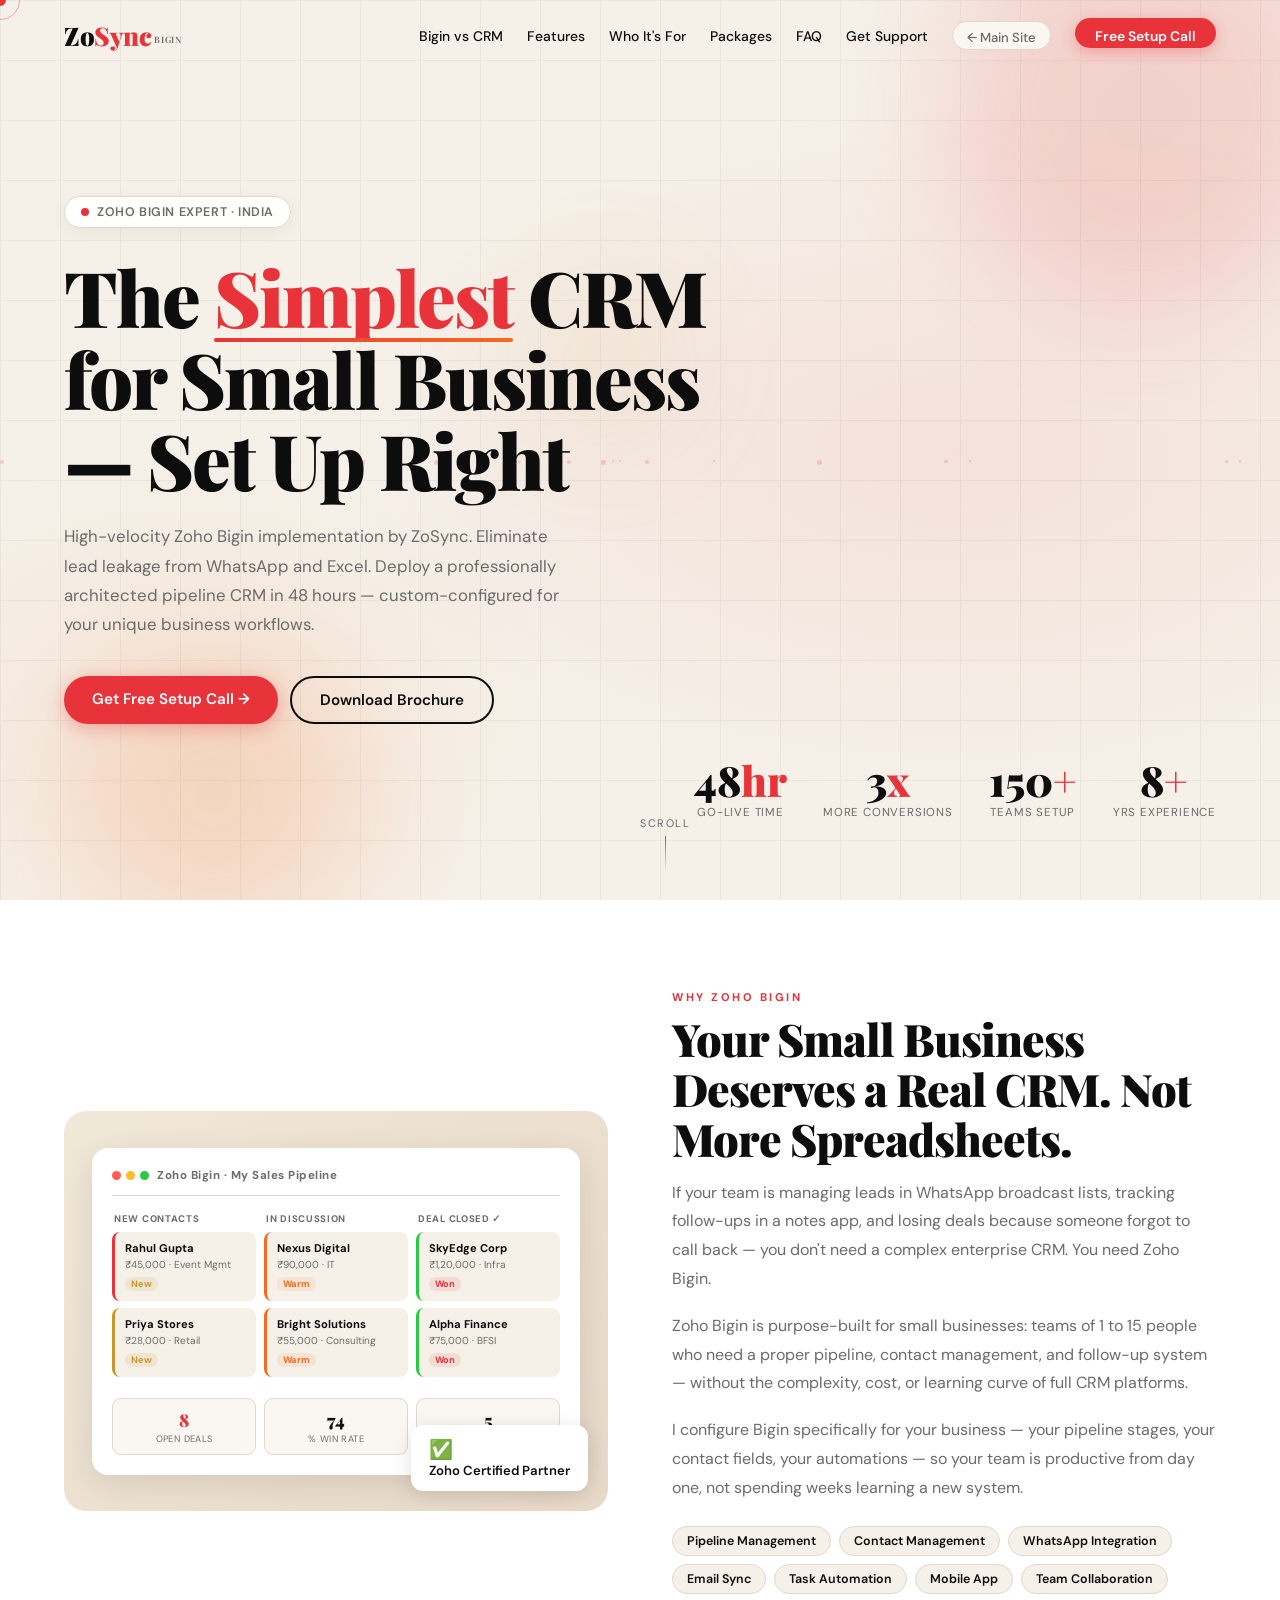
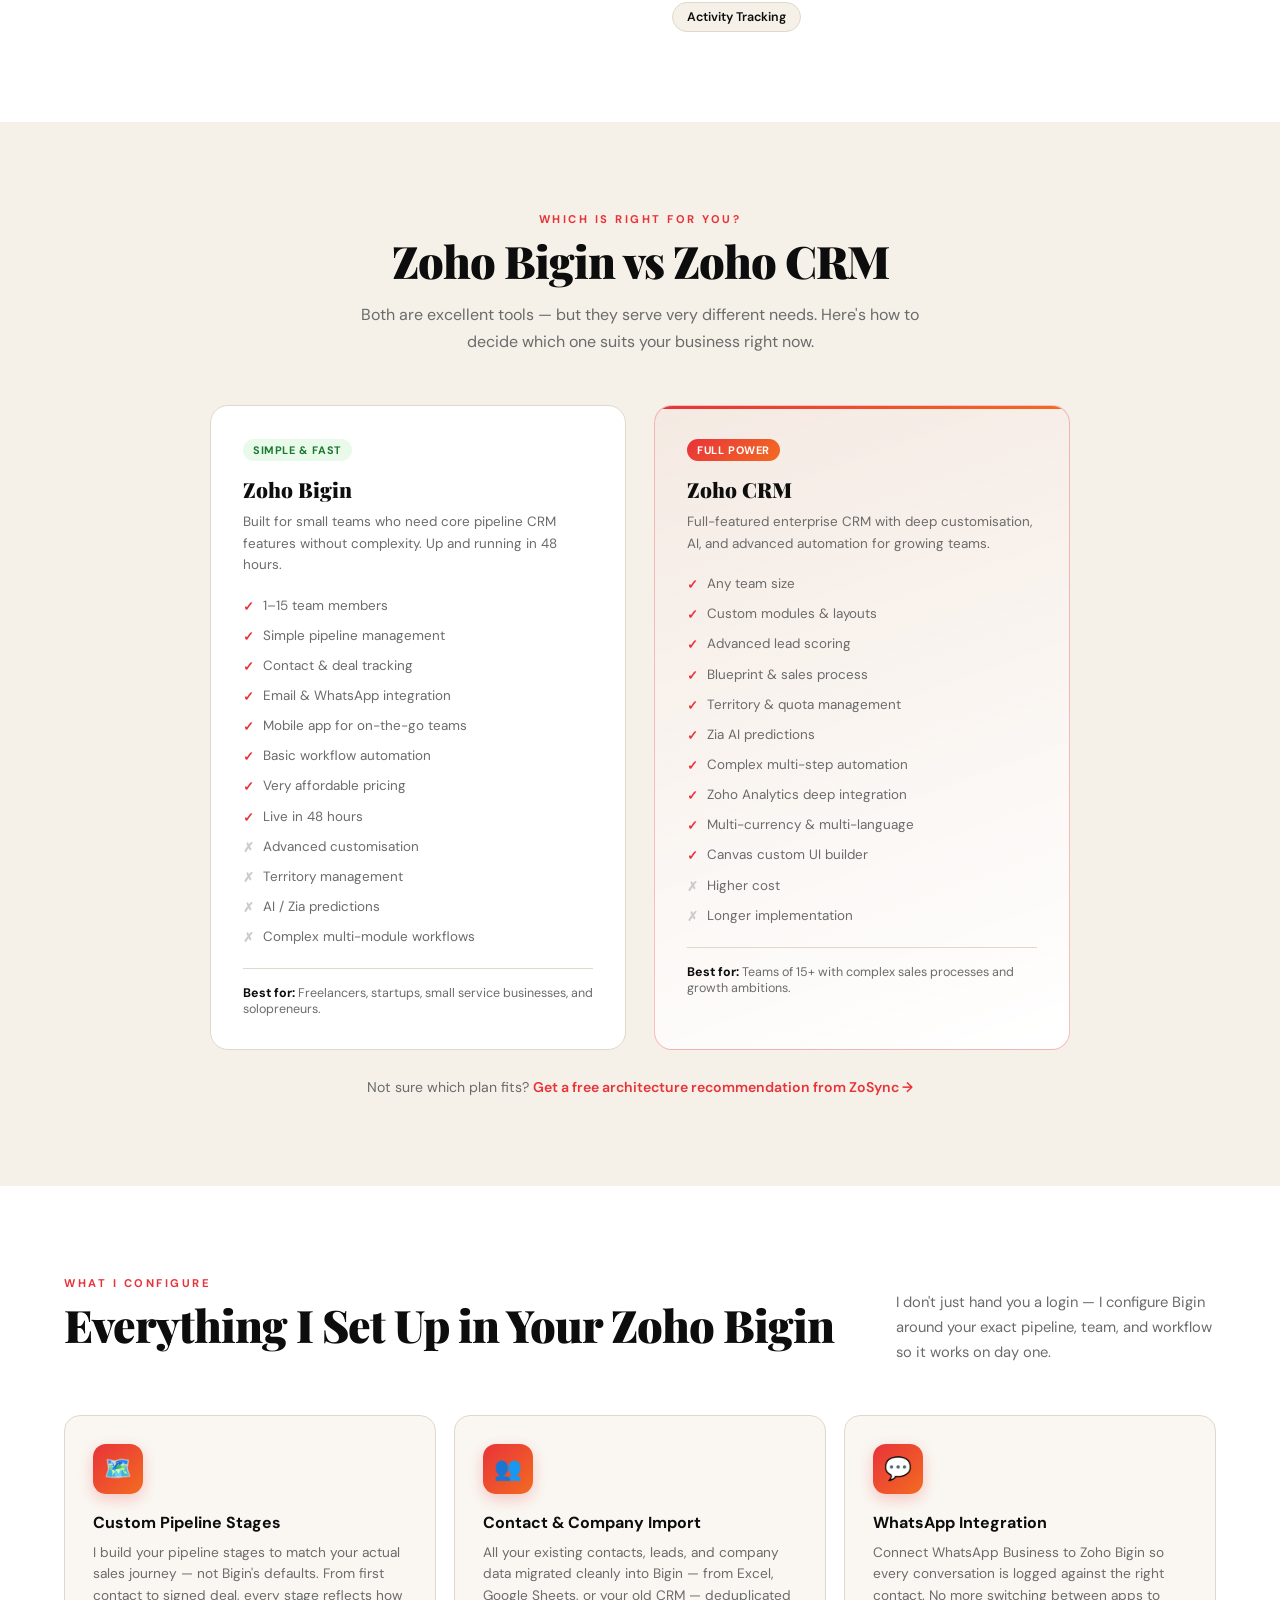
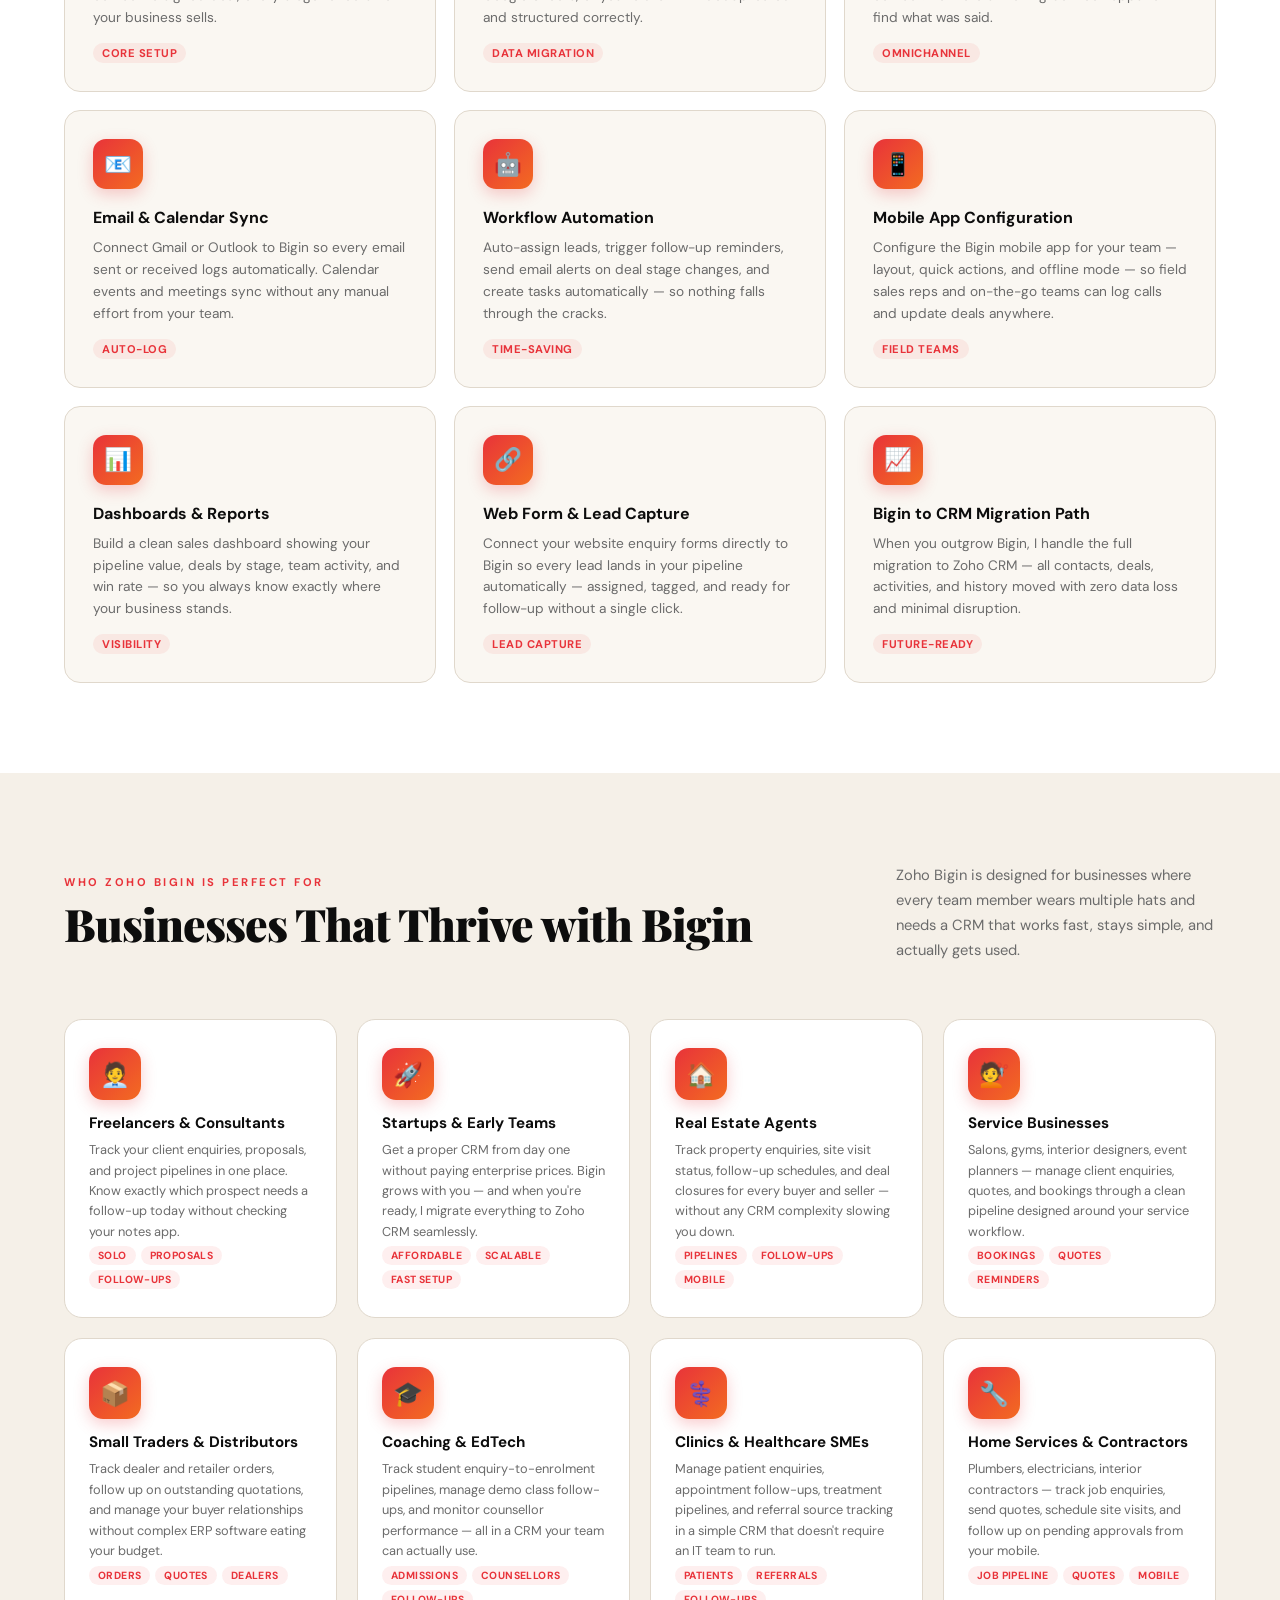
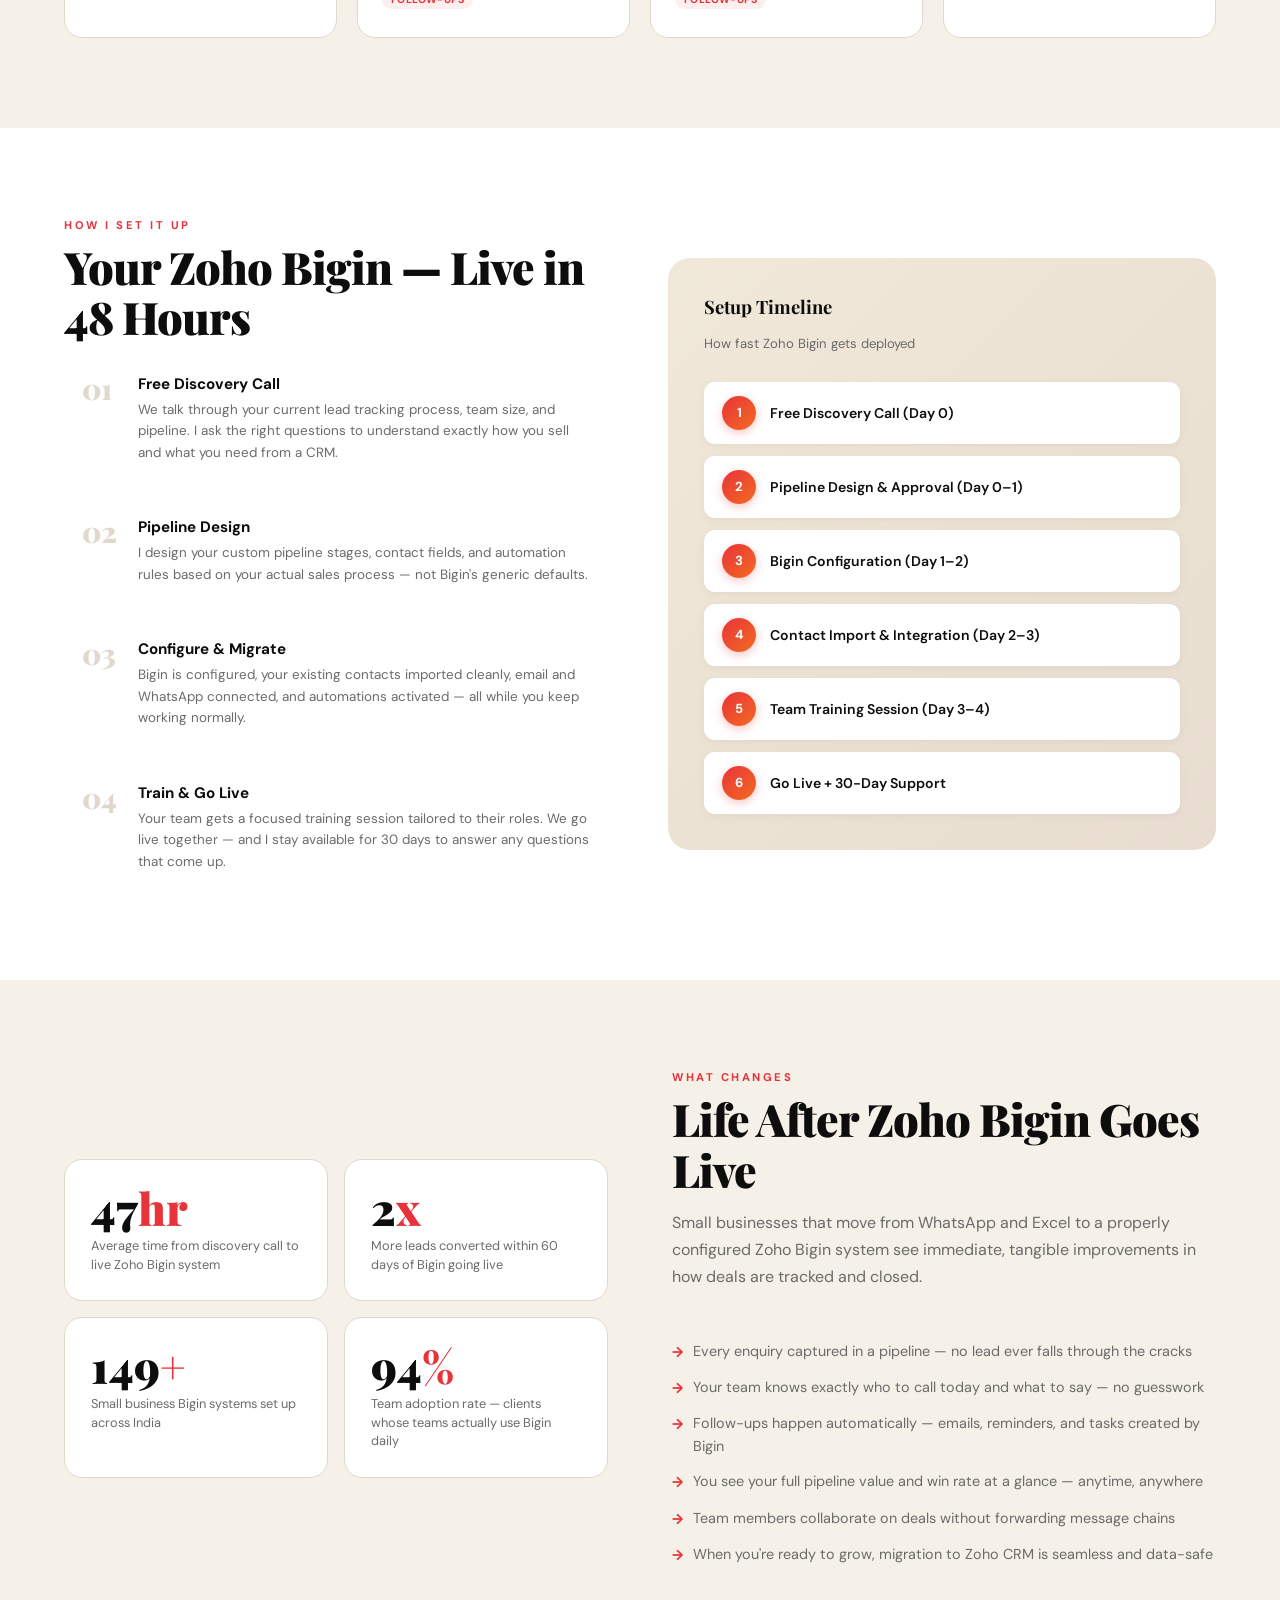
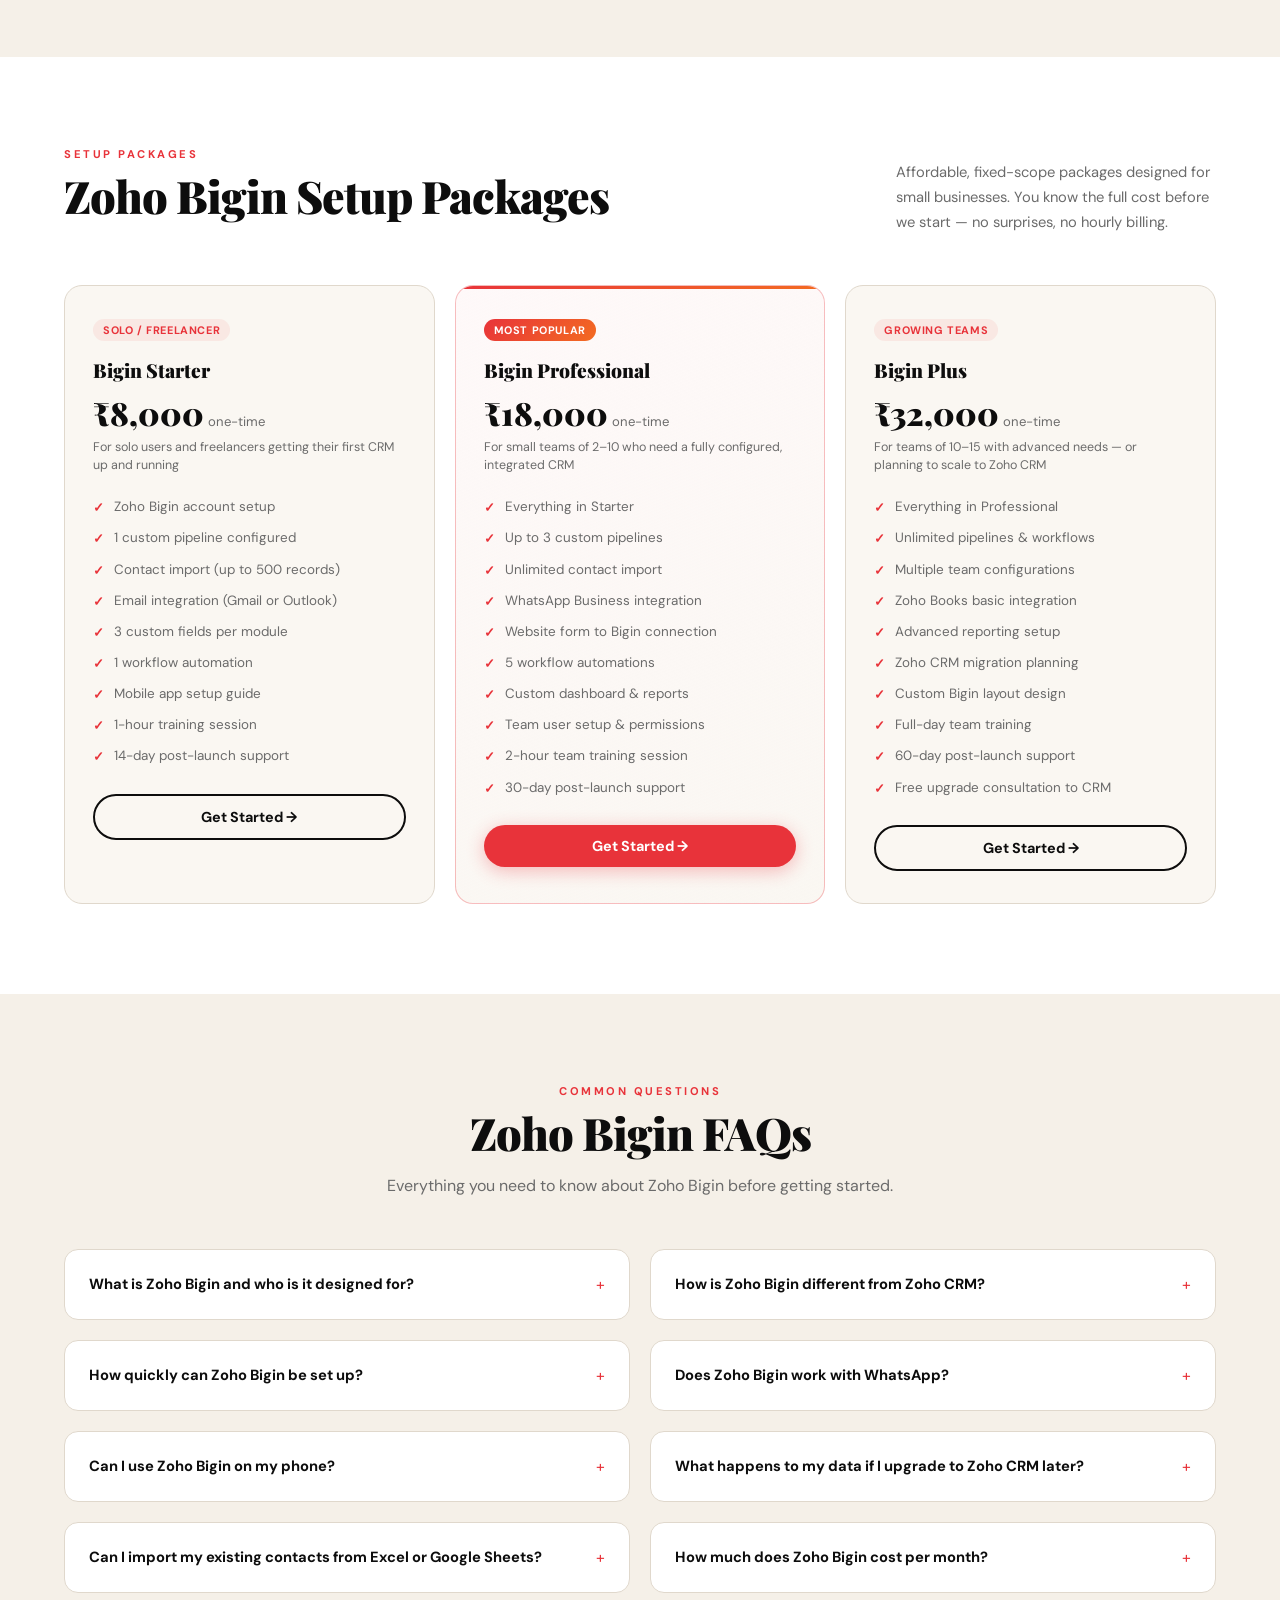
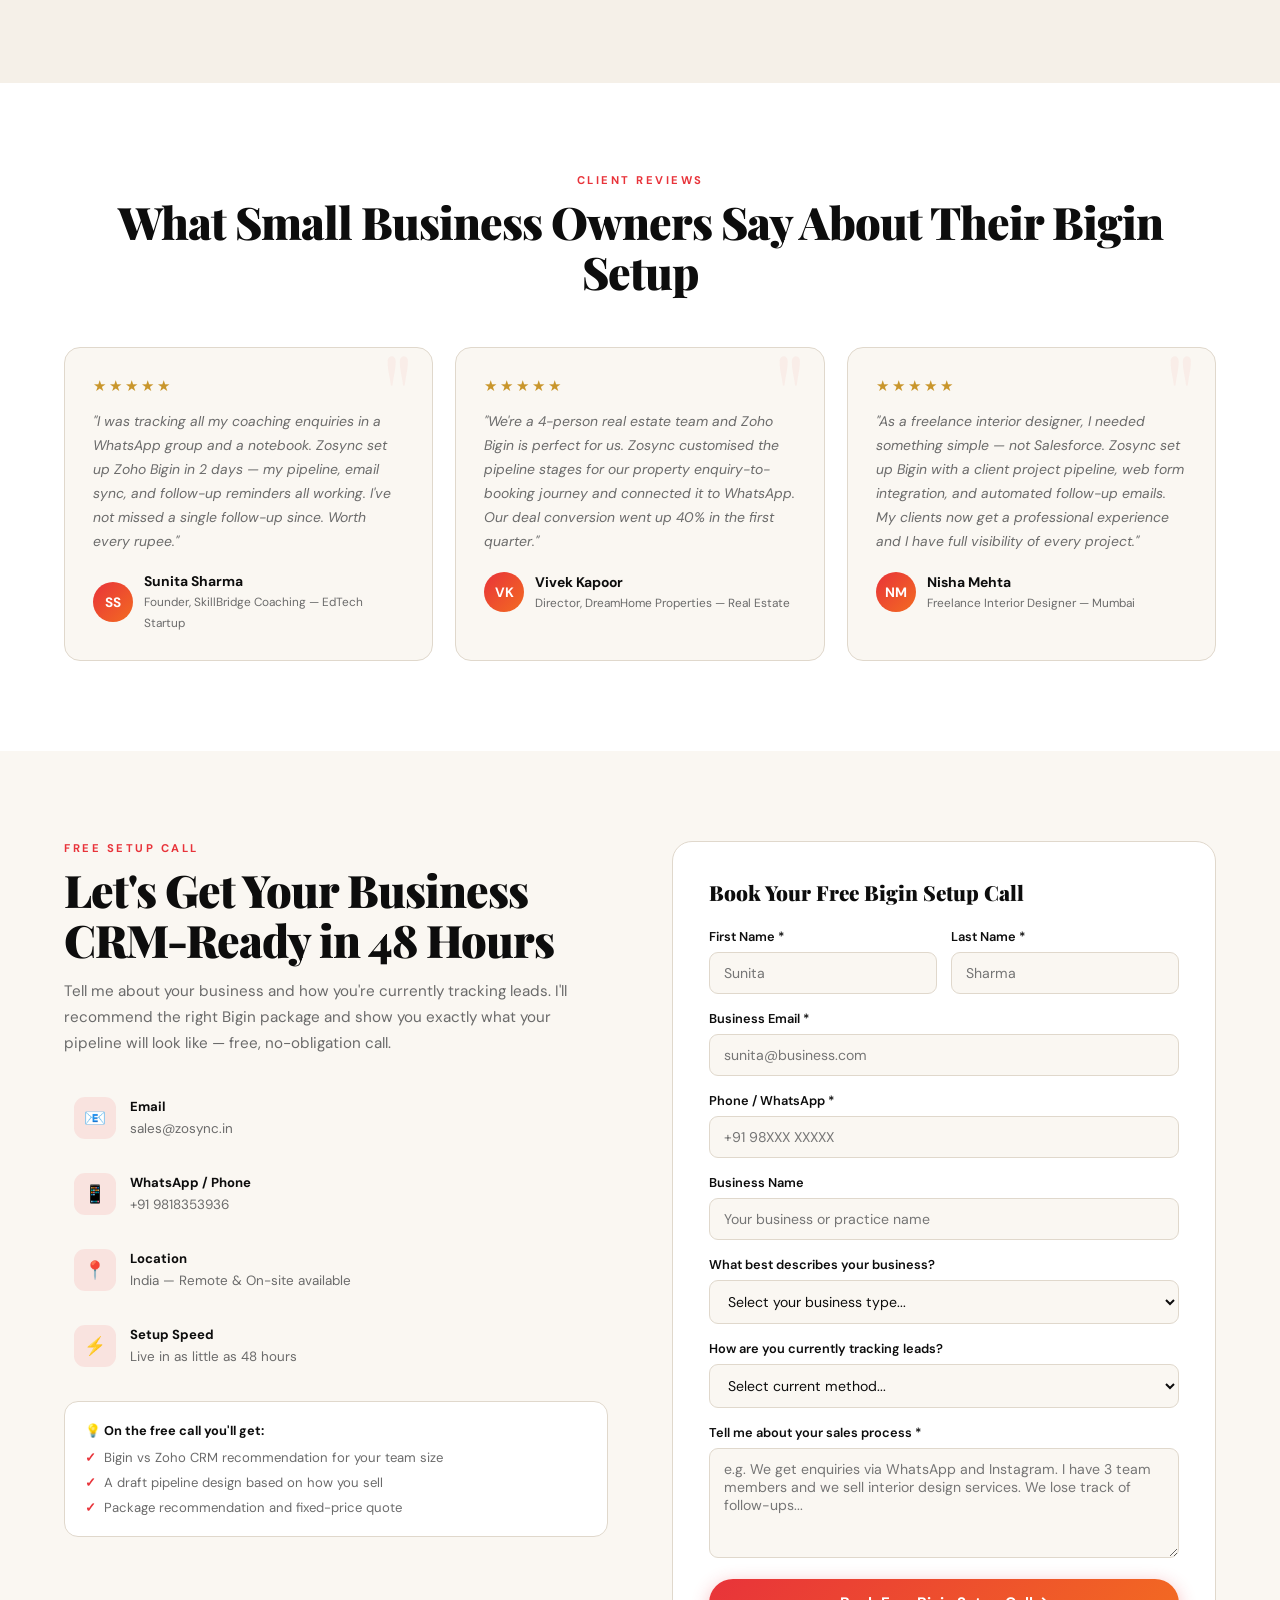
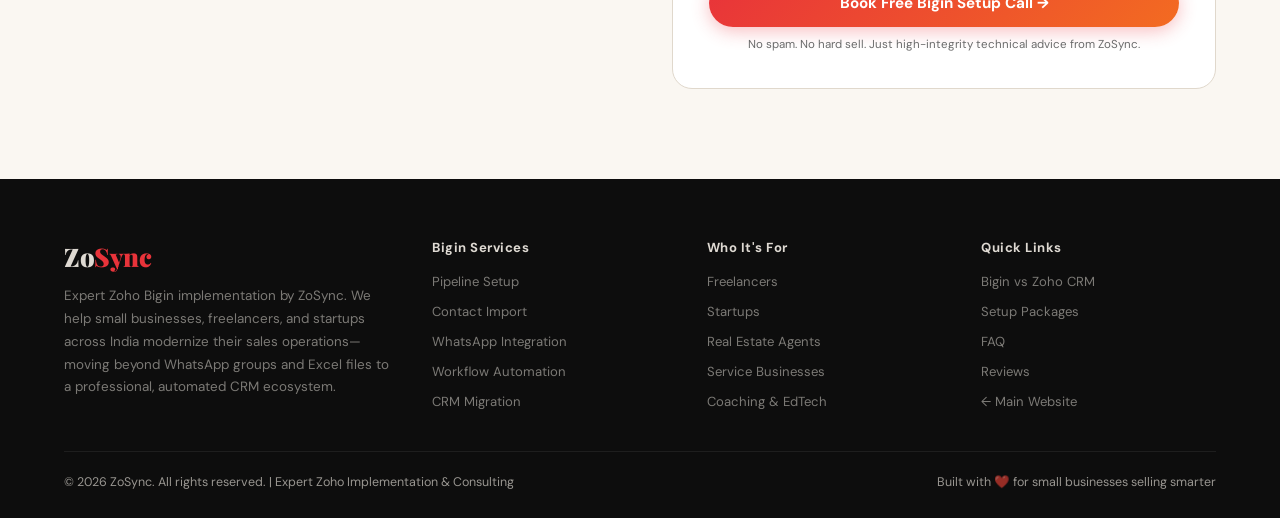
<file: services/zoho-bigin.html>
<!DOCTYPE html>
<html lang="en">
<head>
    <script async src="https://www.googletagmanager.com/gtag/js?id=G-4LGYNEG4SE"></script>
<script>
  window.dataLayer = window.dataLayer || [];
  function gtag(){dataLayer.push(arguments);}
  gtag('js', new Date());

  gtag('config', 'G-4LGYNEG4SE');
</script>
<meta charset="UTF-8"/>
<meta name="viewport" content="width=device-width, initial-scale=1.0"/>

<!-- ═══════════════════════════════════════
     PRIMARY SEO META TAGS
═══════════════════════════════════════ -->
<title>Zoho Bigin Agency India – High-Velocity CRM Setup & WhatsApp Sync | ZoSync</title>
<meta name="description" content="ZoSync: High-velocity Zoho Bigin implementation for Indian startups and SMEs. We specialize in rapid CRM deployment, custom pipeline architecture, and WhatsApp integration. Move from Excel to automation in 48 hours. Book a free consultation."/>

<meta name="keywords" content="ZoSync, Zoho Bigin agency India, Zoho Bigin consulting, Zoho Bigin implementation services, simple CRM for startups India, Zoho Bigin setup, WhatsApp CRM integration India, Zoho Bigin pipeline architecture, Zoho Bigin vs Zoho CRM, affordable CRM for small business India, Zoho Bigin automation, CRM migration India, best CRM for freelancers India"/>

<meta name="author" content="ZoSync – Enterprise Zoho Solutions"/>
<meta name="robots" content="index, follow"/>
<meta name="language" content="English"/>
<meta name="revisit-after" content="7 days"/>
<meta name="geo.region" content="IN"/>
<meta name="geo.placename" content="India"/>
<link rel="canonical" href="https://zosync.in/services/zoho-bigin.html">

<!-- ═══════════════════════════════════════
     OPEN GRAPH
═══════════════════════════════════════ -->
<meta property="og:type" content="website"/>
<meta property="og:title" content="Zoho Bigin Expert India – Simple CRM for Small Business | ZoSync"/>
<meta property="og:description" content="Modernize your small business sales in 48 hours with ZoSync. We provide expert Zoho Bigin implementation — including custom pipelines, WhatsApp integration, and sales automation. Book your free consultation."/>
<meta property="og:url" content="https://zosync.in/services/zoho-bigin.html">
<meta property="og:site_name" content="ZoSync – Expert Zoho Consulting"/>
<meta property="og:locale" content="en_IN"/>

<!-- ═══════════════════════════════════════
     TWITTER CARD
═══════════════════════════════════════ -->
<meta name="twitter:card" content="summary_large_image"/>
<meta name="twitter:title" content="Zoho Bigin Expert India – Simple CRM for Small Business | ZoSync"/>
<meta name="twitter:description" content="High-velocity Zoho Bigin implementation by ZoSync. Specialist CRM setup for startups & small businesses. Pipelines, WhatsApp sync & automation — live in 48 hours. Book a free consultation."/>
<meta name="twitter:site" content="@ZoSync"/>

<!-- ═══════════════════════════════════════
     STRUCTURED DATA – ProfessionalService + FAQ
═══════════════════════════════════════ -->
<script type="application/ld+json">
{
  "@context": "https://schema.org",
  "@graph": [
    {
      "@type": "ProfessionalService",
      "name": "ZoSync – High-Velocity Zoho Bigin Implementation",
      "description": "ZoSync provides professional Zoho Bigin CRM setup, pipeline customization, and automation services for small businesses, startups, and freelancers across India. We specialize in rapid deployment and WhatsApp CRM integration.",
      "url": "https://zosync.in/services/zoho-bigin.html",
      "image": "https://zosync.in/logo.png",
      "address": {
        "@type": "PostalAddress",
        "addressLocality": "Delhi",
        "addressCountry": "IN"
      },
      "areaServed": "India",
      "founder": {
        "@type": "Person",
        "name": "Kunwar Pal",
        "jobTitle": "Founder & Technical Head",
        "knowsAbout": ["Zoho Bigin", "CRM for Small Business", "Pipeline Management", "WhatsApp CRM Integration", "Sales Automation", "Zoho One"]
      },
      "hasOfferCatalog": {
        "@type": "OfferCatalog",
        "name": "ZoSync Zoho Bigin Solutions",
        "itemListElement": [
          {"@type": "Offer", "itemOffered": {"@type": "Service", "name": "Rapid Zoho Bigin Deployment & Config"}},
          {"@type": "Offer", "itemOffered": {"@type": "Service", "name": "Custom Sales Pipeline Architecture"}},
          {"@type": "Offer", "itemOffered": {"@type": "Service", "name": "WhatsApp Business & Bigin Integration"}},
          {"@type": "Offer", "itemOffered": {"@type": "Service", "name": "Seamless Bigin to Zoho CRM Migration"}},
          {"@type": "Offer", "itemOffered": {"@type": "Service", "name": "Automated Lead Capture & Workflows"}}
        ]
      }
    },
    {
      "@type": "FAQPage",
      "mainEntity": [
        {
          "@type": "Question",
          "name": "What is Zoho Bigin and who is it for?",
          "acceptedAnswer": {"@type": "Answer", "text": "Zoho Bigin is a streamlined, pipeline-centric CRM designed for small teams, startups, and freelancers. It centralizes contact management and deal tracking without the overhead of enterprise-level software, making it ideal for businesses scaling beyond manual spreadsheets."}
        },
        {
          "@type": "Question",
          "name": "How does ZoSync differentiate Bigin from Zoho CRM?",
          "acceptedAnswer": {"@type": "Answer", "text": "We recommend Zoho Bigin for small teams needing core CRM functionality and speed. Zoho CRM is an enterprise-grade platform for complex sales cycles. Our team helps you choose the right fit based on your team size and automation requirements."}
        },
        {
          "@type": "Question",
          "name": "How quickly can ZoSync set up Zoho Bigin?",
          "acceptedAnswer": {"@type": "Answer", "text": "Our high-velocity implementation model allows for a basic setup—including pipelines and email sync—within 24 to 48 hours. Advanced builds featuring custom automation and WhatsApp integration typically take 3 to 5 business days."}
        },
        {
          "@type": "Question",
          "name": "Does Zoho Bigin integrate with WhatsApp?",
          "acceptedAnswer": {"@type": "Answer", "text": "Yes. We implement WhatsApp Business integrations via Zoho Flow and verified connectors, allowing your team to log conversations and lead data directly into Bigin for a unified customer history."}
        },
        {
          "@type": "Question",
          "name": "Can we migrate from Bigin to Zoho CRM as we grow?",
          "acceptedAnswer": {"@type": "Answer", "text": "Absolutely. As your business scales, ZoSync manages the end-to-end migration from Bigin to Zoho CRM. We ensure all data, history, and activities are transitioned with zero downtime and total data integrity."}
        }
      ]
    }
  ]
}
</script>

<link rel="preconnect" href="https://fonts.googleapis.com">
<link rel="preconnect" href="https://fonts.gstatic.com" crossorigin>
<link href="https://fonts.googleapis.com/css2?family=Playfair+Display:wght@700;900&family=DM+Sans:wght@300;400;500;600&display=swap" rel="stylesheet">
<link rel="icon" href="assets/Zosync-favicon.png" type="image/x-icon">

<link rel="icon" href="../assets/fevicon.jpeg" type="image/x-icon">
<style>
:root{
  --ink:#0d0d0d;--cream:#f5f0e8;--white:#fff;
  --red:#e8333a;--orange:#f36b21;--gold:#c9962c;
  --muted:#6b6b6b;--border:#e0d8cc;--card:#faf7f2;
}
*,*::before,*::after{box-sizing:border-box;margin:0;padding:0}
html{scroll-behavior:smooth}
body{font-family:'DM Sans',sans-serif;background:var(--cream);color:var(--ink);overflow-x:hidden;width:100%;max-width:100vw}

/* ══ CURSOR ══ */
#cur,#cur-ring{pointer-events:none;position:fixed;border-radius:50%;z-index:99999;transform:translate(-50%,-50%)}
#cur{width:12px;height:12px;background:var(--red);transition:width .2s,height .2s}
#cur-ring{width:40px;height:40px;border:1.5px solid rgba(232,51,58,.4);z-index:99998;transition:width .3s,height .3s,border-color .3s}
@media(max-width:1024px){#cur,#cur-ring{display:none}body{cursor:auto!important}}

/* ══ PROGRESS ══ */
#prog{position:fixed;top:0;left:0;height:3px;width:0;z-index:10000;background:linear-gradient(90deg,var(--red),var(--orange));pointer-events:none}

/* ══ NAV ══ */
nav{position:fixed;top:0;left:0;right:0;z-index:999;display:flex;align-items:center;justify-content:space-between;padding:18px 5%;background:transparent;border-bottom:1px solid transparent;transition:background .4s,backdrop-filter .4s,border-color .4s,box-shadow .4s,padding .3s}
nav.scrolled{background:rgba(245,240,232,.95);backdrop-filter:blur(18px);-webkit-backdrop-filter:blur(18px);border-color:var(--border);box-shadow:0 4px 30px rgba(0,0,0,.07);padding:12px 5%}
.logo{font-family:'Playfair Display',serif;font-size:1.6rem;font-weight:900;letter-spacing:-.5px;color:var(--ink);text-decoration:none}
.logo span{color:var(--red)}
.logo sub{font-size:.55rem;font-weight:600;color:var(--muted);letter-spacing:.8px;vertical-align:middle;margin-left:3px;text-transform:uppercase}
.nav-links{display:flex;align-items:center;gap:24px;list-style:none}
.nav-links a{text-decoration:none;color:var(--ink);font-size:.87rem;font-weight:500;position:relative;padding-bottom:3px;white-space:nowrap}
.nav-links a::after{content:'';position:absolute;bottom:0;left:0;width:0;height:2px;background:var(--red);transition:width .3s ease}
.nav-links a:hover::after{width:100%}
.nav-back{display:inline-flex;align-items:center;gap:5px;background:var(--card);border:1px solid var(--border)!important;padding:7px 14px;border-radius:50px;color:var(--muted)!important;font-size:.82rem!important;transition:background .2s,color .2s!important}
.nav-back:hover{background:var(--white)!important;color:var(--ink)!important}
.nav-back::after{display:none!important}
.nav-cta{background:var(--red)!important;color:#fff!important;padding:9px 20px;border-radius:50px;font-weight:600!important;box-shadow:0 4px 14px rgba(232,51,58,.3);transition:transform .2s,box-shadow .2s,background .2s!important}
.nav-cta:hover{background:#c42830!important;transform:translateY(-2px)!important;box-shadow:0 8px 24px rgba(232,51,58,.45)!important}
.nav-cta::after{display:none!important}
.burger{display:none;cursor:pointer;flex-direction:column;gap:5px;padding:4px;z-index:1001}
.burger span{display:block;width:24px;height:2px;background:var(--ink);border-radius:2px;transition:.35s}
.burger.open span:nth-child(1){transform:rotate(45deg) translate(5px,5px)}
.burger.open span:nth-child(2){opacity:0;transform:translateX(-10px)}
.burger.open span:nth-child(3){transform:rotate(-45deg) translate(5px,-5px)}
.nav-drawer{display:none;position:fixed;inset:0;background:rgba(245,240,232,.98);z-index:998;flex-direction:column;align-items:center;justify-content:center;gap:32px;padding:80px 5% 40px}
.nav-drawer.open{display:flex;animation:drawerIn .3s ease}
@keyframes drawerIn{from{opacity:0;transform:translateY(-20px)}to{opacity:1;transform:translateY(0)}}
.nav-drawer a{font-size:1.5rem;font-family:'Playfair Display',serif;font-weight:700;text-decoration:none;color:var(--ink);transition:color .2s}
.nav-drawer a:hover{color:var(--red)}
.nav-drawer .drawer-cta{background:var(--red);color:#fff!important;padding:14px 36px;border-radius:50px;font-size:1rem!important;font-family:'DM Sans',sans-serif!important;font-weight:700!important;box-shadow:0 4px 20px rgba(232,51,58,.35)}

/* ══ HERO ══ */
#hero{min-height:100vh;display:flex;align-items:center;padding:120px 5% 100px;position:relative;overflow:hidden}
.hero-bg{position:absolute;inset:0;z-index:0;background:radial-gradient(ellipse 70% 55% at 75% 50%,rgba(232,51,58,.08),transparent 70%),radial-gradient(ellipse 50% 50% at 15% 80%,rgba(243,107,33,.06),transparent 60%)}
.hero-grid{position:absolute;inset:0;z-index:0;opacity:.04;background-image:linear-gradient(var(--ink) 1px,transparent 1px),linear-gradient(90deg,var(--ink) 1px,transparent 1px);background-size:60px 60px;animation:gridMove 20s linear infinite}
@keyframes gridMove{0%{background-position:0 0}100%{background-position:60px 60px}}
.orb{position:absolute;border-radius:50%;filter:blur(60px);opacity:.16;animation:orbF 8s ease-in-out infinite;pointer-events:none}
.o1{width:400px;height:400px;background:var(--red);top:-10%;right:-5%}
.o2{width:300px;height:300px;background:var(--orange);bottom:-5%;left:5%;animation-delay:3s}
.o3{width:180px;height:180px;background:var(--gold);top:30%;left:40%;animation-delay:6s;opacity:.08}
@keyframes orbF{0%,100%{transform:translateY(0) scale(1)}50%{transform:translateY(-28px) scale(1.04)}}
.particle{position:absolute;border-radius:50%;background:var(--red);opacity:.2;pointer-events:none;animation:pDrift linear infinite}
@keyframes pDrift{0%{transform:translateY(100vh);opacity:0}10%{opacity:.2}90%{opacity:.2}100%{transform:translateY(-80px) translateX(50px);opacity:0}}
.hero-content{position:relative;z-index:2;max-width:680px;width:100%}
.hero-badge{display:inline-flex;align-items:center;gap:8px;background:rgba(255,255,255,.9);border:1px solid var(--border);padding:7px 16px;border-radius:50px;font-size:.78rem;font-weight:600;letter-spacing:.6px;color:var(--muted);text-transform:uppercase;margin-bottom:28px;animation:fUp .7s .1s ease both;box-shadow:0 4px 16px rgba(0,0,0,.06)}
.dot{width:8px;height:8px;border-radius:50%;background:var(--red);flex-shrink:0;animation:dotP 2s infinite}
@keyframes dotP{0%,100%{box-shadow:0 0 0 0 rgba(232,51,58,.5)}70%{box-shadow:0 0 0 8px rgba(232,51,58,0)}}
h1{font-family:'Playfair Display',serif;font-size:clamp(2.4rem,6vw,5.2rem);font-weight:900;line-height:1.06;letter-spacing:-2px;margin-bottom:22px;animation:fUp .7s .25s ease both}
h1 em{font-style:normal;color:var(--red);position:relative;display:inline-block}
h1 em::after{content:'';position:absolute;bottom:-4px;left:0;right:0;height:4px;background:linear-gradient(90deg,var(--red),var(--orange));border-radius:2px;transform:scaleX(0);transform-origin:left;animation:ulG 1s 1.1s ease forwards}
@keyframes ulG{to{transform:scaleX(1)}}
.hero-sub{font-size:1.05rem;color:var(--muted);line-height:1.75;max-width:500px;margin-bottom:36px;animation:fUp .7s .4s ease both}
.hero-btns{display:flex;gap:12px;flex-wrap:wrap;animation:fUp .7s .55s ease both}
.btn-p{background:var(--red);color:#fff;padding:13px 28px;border-radius:50px;font-weight:600;font-size:.95rem;text-decoration:none;display:inline-block;transition:transform .25s,box-shadow .25s;box-shadow:0 4px 18px rgba(232,51,58,.35)}
.btn-p:hover{transform:translateY(-3px);box-shadow:0 10px 32px rgba(232,51,58,.5)}
.btn-s{background:transparent;color:var(--ink);padding:12px 28px;border-radius:50px;font-weight:600;font-size:.95rem;text-decoration:none;display:inline-block;border:2px solid var(--ink);transition:background .25s,color .25s,transform .25s}
.btn-s:hover{background:var(--ink);color:var(--cream);transform:translateY(-3px)}
.hero-stats{position:absolute;right:5%;bottom:80px;z-index:2;display:flex;gap:36px;animation:fUp .7s .7s ease both}
.stat{text-align:center}
.snum{font-family:'Playfair Display',serif;font-size:2.6rem;font-weight:900;line-height:1;color:var(--ink)}
.snum span{color:var(--red)}
.slabel{font-size:.72rem;color:var(--muted);text-transform:uppercase;letter-spacing:.8px;margin-top:4px}
.scroll-hint{position:absolute;bottom:28px;left:50%;transform:translateX(-50%);z-index:2;display:flex;flex-direction:column;align-items:center;gap:6px;animation:fUp .7s .9s ease both}
.scroll-hint span{font-size:.68rem;letter-spacing:1.5px;text-transform:uppercase;color:var(--muted)}
.scroll-line{width:1px;height:36px;background:linear-gradient(var(--red),transparent);animation:sL 1.8s ease-in-out infinite}
@keyframes sL{0%,100%{opacity:1}50%{opacity:.3}}
@keyframes fUp{from{opacity:0;transform:translateY(26px)}to{opacity:1;transform:translateY(0)}}

/* ══ SECTIONS ══ */
section{padding:90px 5%;width:100%}
.sec-lbl{font-size:.7rem;font-weight:700;letter-spacing:2.5px;text-transform:uppercase;color:var(--red);margin-bottom:10px}
.sec-title{font-family:'Playfair Display',serif;font-size:clamp(1.8rem,3.5vw,3rem);font-weight:900;letter-spacing:-1px;line-height:1.12;margin-bottom:14px}
.sec-sub{color:var(--muted);font-size:1rem;line-height:1.7;max-width:500px;margin-bottom:50px}

/* ══ REVEAL / STAGGER ══ */
.reveal{opacity:0;transform:translateY(36px);transition:opacity .75s cubic-bezier(.25,.46,.45,.94),transform .75s cubic-bezier(.25,.46,.45,.94)}
.reveal.fl{transform:translateX(-44px)}
.reveal.fr{transform:translateX(44px)}
.reveal.vis{opacity:1!important;transform:translate(0)!important}
.stag>*{opacity:0;transform:translateY(28px);transition:opacity .55s ease,transform .55s ease}
.stag.vis>*:nth-child(1){opacity:1;transform:none;transition-delay:.04s}
.stag.vis>*:nth-child(2){opacity:1;transform:none;transition-delay:.12s}
.stag.vis>*:nth-child(3){opacity:1;transform:none;transition-delay:.2s}
.stag.vis>*:nth-child(4){opacity:1;transform:none;transition-delay:.28s}
.stag.vis>*:nth-child(5){opacity:1;transform:none;transition-delay:.36s}
.stag.vis>*:nth-child(6){opacity:1;transform:none;transition-delay:.44s}
.stag.vis>*:nth-child(7){opacity:1;transform:none;transition-delay:.52s}
.stag.vis>*:nth-child(8){opacity:1;transform:none;transition-delay:.6s}
.stag.vis>*:nth-child(n+9){opacity:1;transform:none;transition-delay:.68s}

/* ══ OVERVIEW ══ */
#overview{background:var(--white)}
.about-grid{display:grid;grid-template-columns:1fr 1fr;gap:64px;align-items:center}

/* Bigin Pipeline Visual */
.bigin-visual{position:relative;border-radius:22px;overflow:hidden;background:linear-gradient(135deg,#f0e8d8,#e8d8c8);display:flex;align-items:center;justify-content:center;padding:28px;transition:transform .5s ease;min-height:400px}
.bigin-visual:hover{transform:rotate(-1deg) scale(1.01)}
.bigin-board{width:100%;background:var(--white);border-radius:16px;padding:20px;box-shadow:0 8px 32px rgba(0,0,0,.1)}
.bigin-topbar{display:flex;align-items:center;gap:8px;margin-bottom:16px;padding-bottom:12px;border-bottom:1px solid var(--border)}
.bigin-dots{display:flex;gap:5px}
.bigin-dots span{width:9px;height:9px;border-radius:50%}
.bigin-dots span:nth-child(1){background:#ff5f57}
.bigin-dots span:nth-child(2){background:#ffbd2e}
.bigin-dots span:nth-child(3){background:#28ca42}
.bigin-topbar-title{font-size:.72rem;font-weight:700;color:var(--muted);letter-spacing:.5px}
.bigin-pipeline{display:grid;grid-template-columns:repeat(3,1fr);gap:8px;margin-bottom:14px}
.bpipe-col{}
.bpipe-head{font-size:.6rem;font-weight:700;text-transform:uppercase;letter-spacing:.7px;color:var(--muted);margin-bottom:7px;padding:0 2px}
.bpipe-card{background:var(--cream);border-radius:8px;padding:9px 10px;margin-bottom:7px;border-left:3px solid var(--red);transition:transform .2s,box-shadow .2s}
.bpipe-card:hover{transform:translateX(2px);box-shadow:0 3px 10px rgba(0,0,0,.08)}
.bpipe-card.orange{border-left-color:var(--orange)}
.bpipe-card.gold{border-left-color:var(--gold)}
.bpipe-card.green{border-left-color:#28ca42}
.bpipe-name{font-size:.7rem;font-weight:700;color:var(--ink);margin-bottom:3px;white-space:nowrap;overflow:hidden;text-overflow:ellipsis}
.bpipe-val{font-size:.63rem;color:var(--muted)}
.bpipe-tag{display:inline-block;font-size:.58rem;font-weight:700;padding:1px 6px;border-radius:50px;margin-top:4px}
.btag-hot{background:rgba(232,51,58,.1);color:var(--red)}
.btag-warm{background:rgba(243,107,33,.1);color:var(--orange)}
.btag-new{background:rgba(201,150,44,.12);color:var(--gold)}
.bigin-bottom{display:grid;grid-template-columns:repeat(3,1fr);gap:8px}
.bgstat{background:var(--card);border:1px solid var(--border);border-radius:9px;padding:9px;text-align:center}
.bgstat-n{font-family:'Playfair Display',serif;font-size:1.1rem;font-weight:900;color:var(--ink)}
.bgstat-n.red{color:var(--red)}
.bgstat-l{font-size:.58rem;color:var(--muted);text-transform:uppercase;letter-spacing:.4px;margin-top:2px}
.about-corner{position:absolute;bottom:20px;right:20px;background:#fff;padding:12px 18px;border-radius:12px;box-shadow:0 4px 20px rgba(0,0,0,.12);font-size:.82rem;font-weight:600}
.about-corner span{color:var(--red);font-size:1.2rem;display:block}

.about-text p{color:var(--muted);line-height:1.8;margin-bottom:18px}
.chips{display:flex;flex-wrap:wrap;gap:8px;margin-top:24px}
.chip{padding:6px 14px;border-radius:50px;font-size:.78rem;font-weight:600;border:1.5px solid var(--border);color:var(--ink);background:var(--cream);transition:background .2s,border-color .2s,transform .2s;cursor:default}
.chip:hover{background:var(--red);color:#fff;border-color:var(--red);transform:translateY(-2px)}

/* ══ BIGIN VS CRM COMPARISON ══ */
#compare{background:var(--cream)}
.compare-wrap{display:grid;grid-template-columns:1fr 1fr;gap:28px;max-width:860px;margin:0 auto}
.compare-card{background:var(--white);border:1px solid var(--border);border-radius:18px;padding:32px;position:relative;overflow:hidden;transition:transform .3s,box-shadow .3s}
.compare-card::before{content:'';position:absolute;top:0;left:0;right:0;height:3px;background:linear-gradient(90deg,var(--red),var(--orange));transform:scaleX(0);transform-origin:left;transition:transform .35s}
.compare-card:hover{transform:translateY(-4px);box-shadow:0 14px 40px rgba(0,0,0,.1)}
.compare-card:hover::before{transform:scaleX(1)}
.compare-card.highlight{border-color:rgba(232,51,58,.3);background:linear-gradient(160deg,rgba(232,51,58,.03),var(--white))}
.compare-card.highlight::before{transform:scaleX(1)}
.compare-badge{display:inline-block;font-size:.68rem;font-weight:700;letter-spacing:.6px;text-transform:uppercase;padding:4px 10px;border-radius:50px;margin-bottom:14px}
.badge-green2{background:rgba(40,202,66,.1);color:#1a7a2e}
.badge-featured{background:linear-gradient(135deg,var(--red),var(--orange));color:#fff}
.compare-title{font-family:'Playfair Display',serif;font-size:1.3rem;font-weight:900;margin-bottom:8px}
.compare-desc{font-size:.84rem;color:var(--muted);line-height:1.6;margin-bottom:20px}
.compare-list{list-style:none;display:flex;flex-direction:column;gap:9px}
.compare-list li{display:flex;align-items:flex-start;gap:9px;font-size:.84rem;color:var(--muted);line-height:1.5}
.compare-list li .ci{flex-shrink:0;margin-top:1px;font-weight:700}
.ci-yes{color:var(--red)}
.ci-no{color:#ccc}
.compare-footer{margin-top:20px;padding-top:16px;border-top:1px solid var(--border);font-size:.78rem;color:var(--muted)}
.compare-footer strong{color:var(--ink)}

/* ══ FEATURES ══ */
#features{background:var(--white)}
.svc-intro{display:flex;justify-content:space-between;align-items:flex-end;gap:32px;margin-bottom:50px;flex-wrap:wrap}
.svc-intro .r{max-width:320px;color:var(--muted);line-height:1.7;font-size:.92rem}
.svc-grid{display:grid;grid-template-columns:repeat(auto-fill,minmax(280px,1fr));gap:18px}
.svc-card{background:var(--card);border:1px solid var(--border);border-radius:16px;padding:28px;cursor:pointer;transition:transform .3s,box-shadow .3s,border-color .3s;position:relative;overflow:hidden}
.svc-card::before{content:'';position:absolute;top:0;left:0;right:0;height:3px;background:linear-gradient(90deg,var(--red),var(--orange));transform:scaleX(0);transform-origin:left;transition:transform .35s ease}
.svc-card:hover{transform:translateY(-5px);box-shadow:0 14px 40px rgba(0,0,0,.1);border-color:transparent;background:var(--white)}
.svc-card:hover::before{transform:scaleX(1)}
.svc-icon{width:50px;height:50px;border-radius:13px;background:linear-gradient(135deg,var(--red),var(--orange));display:flex;align-items:center;justify-content:center;font-size:1.4rem;margin-bottom:18px;box-shadow:0 5px 15px rgba(232,51,58,.25);transition:transform .3s}
.svc-card:hover .svc-icon{transform:scale(1.1) rotate(-4deg)}
.svc-card h3{font-size:1rem;font-weight:700;margin-bottom:9px}
.svc-card p{font-size:.855rem;color:var(--muted);line-height:1.6}
.svc-tag{display:inline-block;margin-top:14px;font-size:.7rem;font-weight:700;letter-spacing:.5px;text-transform:uppercase;color:var(--red);padding:3px 9px;background:rgba(232,51,58,.08);border-radius:50px}

/* ══ WHO IS BIGIN FOR (industries) ══ */
#who{background:var(--cream);position:relative;overflow:hidden}
.ind-head{display:flex;justify-content:space-between;align-items:flex-end;gap:32px;margin-bottom:56px;flex-wrap:wrap}
.ind-head .r{max-width:320px;color:var(--muted);line-height:1.7;font-size:.92rem}
.ind-grid{display:grid;grid-template-columns:repeat(4,1fr);gap:20px}
.ind-card{background:var(--white);border:1px solid var(--border);border-radius:18px;padding:28px 24px;cursor:pointer;transition:transform .3s,box-shadow .3s,background .3s,border-color .3s;display:flex;flex-direction:column;gap:14px}
.ind-card:hover{transform:translateY(-6px);box-shadow:0 16px 44px rgba(0,0,0,.1);background:var(--cream);border-color:rgba(232,51,58,.25)}
.ind-icon-wrap{width:52px;height:52px;border-radius:14px;background:linear-gradient(135deg,var(--red),var(--orange));display:flex;align-items:center;justify-content:center;font-size:1.5rem;box-shadow:0 5px 15px rgba(232,51,58,.25);transition:transform .3s}
.ind-card:hover .ind-icon-wrap{transform:scale(1.1) rotate(-5deg)}
.ind-card h3{font-size:.95rem;font-weight:700;color:var(--ink);margin-bottom:6px;line-height:1.3}
.ind-card p{font-size:.8rem;color:var(--muted);line-height:1.6}
.ind-tags{display:flex;flex-wrap:wrap;gap:5px;margin-top:4px}
.ind-tag{font-size:.65rem;font-weight:700;letter-spacing:.4px;text-transform:uppercase;padding:3px 9px;border-radius:50px;background:rgba(232,51,58,.08);color:var(--red)}

/* ══ PROCESS (why-us layout) ══ */
#process{background:var(--white)}
.why-grid{display:grid;grid-template-columns:1fr 1fr;gap:56px;align-items:center}
.why-list{display:flex;flex-direction:column;gap:18px}
.why-item{display:flex;gap:18px;align-items:flex-start;padding:18px;border-radius:12px;transition:background .28s,transform .28s}
.why-item:hover{background:var(--cream);transform:translateX(6px)}
.why-n{font-family:'Playfair Display',serif;font-size:1.8rem;font-weight:900;color:var(--border);line-height:1;min-width:38px;transition:color .28s}
.why-item:hover .why-n{color:var(--red)}
.why-item h4{font-size:.95rem;font-weight:700;margin-bottom:5px}
.why-item p{font-size:.84rem;color:var(--muted);line-height:1.6}
.why-vis{background:linear-gradient(135deg,#f0e8d8,#e8ddd0);border-radius:22px;padding:36px;display:flex;flex-direction:column;gap:12px}
.pstep{display:flex;align-items:center;gap:14px;background:#fff;border-radius:11px;padding:14px 18px;box-shadow:0 2px 10px rgba(0,0,0,.05);transition:transform .28s,box-shadow .28s}
.pstep:hover{transform:translateX(5px);box-shadow:0 5px 20px rgba(0,0,0,.09)}
.pdot{width:34px;height:34px;border-radius:50%;background:linear-gradient(135deg,var(--red),var(--orange));display:flex;align-items:center;justify-content:center;color:#fff;font-weight:700;font-size:.82rem;flex-shrink:0;box-shadow:0 3px 10px rgba(232,51,58,.28)}
.ptxt{font-size:.88rem;font-weight:600}
.parr{margin-left:auto;color:var(--muted);opacity:0;transition:opacity .28s,transform .28s}
.pstep:hover .parr{opacity:1;transform:translateX(4px)}

/* ══ RESULTS ══ */
#results{background:var(--cream)}
.results-inner{display:grid;grid-template-columns:1fr 1fr;gap:64px;align-items:center}
.result-stats-grid{display:grid;grid-template-columns:1fr 1fr;gap:16px}
.rstat{background:var(--white);border:1px solid var(--border);border-radius:18px;padding:26px;position:relative;overflow:hidden;transition:transform .3s,box-shadow .3s}
.rstat::before{content:'';position:absolute;top:0;left:0;right:0;height:3px;background:linear-gradient(90deg,var(--red),var(--orange));transform:scaleX(0);transform-origin:left;transition:transform .4s ease}
.rstat:hover{transform:translateY(-4px);box-shadow:0 12px 36px rgba(0,0,0,.08)}
.rstat:hover::before{transform:scaleX(1)}
.rstat-val{font-family:'Playfair Display',serif;font-size:2.8rem;font-weight:900;line-height:1;color:var(--ink);margin-bottom:6px}
.rstat-val span{color:var(--red)}
.rstat-label{font-size:.8rem;color:var(--muted);line-height:1.45}
.result-list{list-style:none;display:flex;flex-direction:column;gap:12px;margin-top:8px}
.result-list li{display:flex;align-items:flex-start;gap:10px;font-size:.9rem;color:var(--muted);line-height:1.6}
.result-list li::before{content:'→';color:var(--red);font-weight:700;flex-shrink:0;margin-top:1px}

/* ══ PACKAGES ══ */
#packages{background:var(--white)}
.pkg-intro{display:flex;justify-content:space-between;align-items:flex-end;gap:32px;margin-bottom:50px;flex-wrap:wrap}
.pkg-intro .r{max-width:320px;color:var(--muted);line-height:1.7;font-size:.92rem}
.pkg-grid{display:grid;grid-template-columns:repeat(3,1fr);gap:20px}
.pkg-card{background:var(--card);border:1px solid var(--border);border-radius:18px;padding:32px 28px;position:relative;overflow:hidden;transition:transform .3s,box-shadow .3s,border-color .3s}
.pkg-card::before{content:'';position:absolute;top:0;left:0;right:0;height:3px;background:linear-gradient(90deg,var(--red),var(--orange));transform:scaleX(0);transform-origin:left;transition:transform .35s ease}
.pkg-card.featured{border-color:rgba(232,51,58,.3);background:linear-gradient(160deg,rgba(232,51,58,.03),var(--card))}
.pkg-card.featured::before{transform:scaleX(1)}
.pkg-card:hover{transform:translateY(-6px);box-shadow:0 16px 44px rgba(0,0,0,.1);border-color:rgba(232,51,58,.2)}
.pkg-badge{display:inline-block;font-size:.68rem;font-weight:700;letter-spacing:.6px;text-transform:uppercase;padding:4px 10px;border-radius:50px;background:rgba(232,51,58,.08);color:var(--red);margin-bottom:16px}
.pkg-badge.featured-badge{background:linear-gradient(135deg,var(--red),var(--orange));color:#fff}
.pkg-name{font-family:'Playfair Display',serif;font-size:1.2rem;font-weight:900;color:var(--ink);margin-bottom:8px}
.pkg-price{margin-bottom:4px}
.pkg-price strong{font-family:'Playfair Display',serif;font-size:2rem;font-weight:900;color:var(--ink)}
.pkg-price span{font-size:.82rem;color:var(--muted);margin-left:4px}
.pkg-sub{font-size:.78rem;color:var(--muted);margin-bottom:22px;line-height:1.5}
.pkg-features{list-style:none;display:flex;flex-direction:column;gap:10px;margin-bottom:26px}
.pkg-features li{display:flex;align-items:flex-start;gap:10px;font-size:.84rem;color:var(--muted);line-height:1.5}
.pkg-features li::before{content:'✓';color:var(--red);font-weight:700;flex-shrink:0;margin-top:1px}
.pkg-cta{display:block;text-align:center;text-decoration:none;padding:12px;border-radius:50px;font-weight:700;font-size:.9rem;transition:transform .2s,box-shadow .2s,background .2s}
.pkg-cta.primary{background:var(--red);color:#fff;box-shadow:0 4px 18px rgba(232,51,58,.32)}
.pkg-cta.primary:hover{transform:translateY(-2px);box-shadow:0 8px 28px rgba(232,51,58,.48)}
.pkg-cta.outline{border:2px solid var(--ink);color:var(--ink);background:transparent}
.pkg-cta.outline:hover{background:var(--ink);color:var(--cream)}

/* ══ FAQ ══ */
#faq{background:var(--cream)}
.faq-grid{display:grid;grid-template-columns:1fr 1fr;gap:20px}
.faq-item{background:var(--white);border:1px solid var(--border);border-radius:14px;padding:24px;cursor:pointer;transition:background .25s,border-color .25s}
.faq-item:hover{border-color:rgba(232,51,58,.2)}
.faq-q{display:flex;align-items:flex-start;justify-content:space-between;gap:12px}
.faq-q h4{font-size:.92rem;font-weight:700;color:var(--ink);line-height:1.4}
.faq-icon{font-size:1rem;color:var(--red);flex-shrink:0;transition:transform .3s}
.faq-item.open .faq-icon{transform:rotate(45deg)}
.faq-a{font-size:.84rem;color:var(--muted);line-height:1.65;margin-top:12px;display:none}
.faq-item.open .faq-a{display:block}

/* ══ TESTIMONIALS ══ */
#testimonials{background:var(--white)}
.tgrid{display:grid;grid-template-columns:repeat(auto-fill,minmax(280px,1fr));gap:22px}
.tcard{background:var(--card);border:1px solid var(--border);border-radius:16px;padding:28px;transition:transform .3s,box-shadow .3s;position:relative;overflow:hidden}
.tcard::before{content:'"';position:absolute;top:-12px;right:18px;font-size:7rem;font-family:'Playfair Display',serif;color:rgba(232,51,58,.05);line-height:1;pointer-events:none}
.tcard:hover{transform:translateY(-5px);box-shadow:0 14px 40px rgba(0,0,0,.09)}
.stars{color:var(--gold);font-size:.95rem;margin-bottom:14px;letter-spacing:3px}
.tcard p{font-size:.87rem;color:var(--muted);line-height:1.72;font-style:italic;margin-bottom:18px}
.tauthor{display:flex;align-items:center;gap:11px}
.tav{width:40px;height:40px;border-radius:50%;background:linear-gradient(135deg,var(--red),var(--orange));display:flex;align-items:center;justify-content:center;color:#fff;font-weight:700;font-size:.85rem;flex-shrink:0}
.tinfo strong{font-size:.87rem;display:block}
.tinfo span{font-size:.74rem;color:var(--muted)}

/* ══ CONTACT ══ */
#contact{background:var(--card)}
.cgrid{display:grid;grid-template-columns:1fr 1fr;gap:64px;align-items:start}
.cinfo-p{color:var(--muted);line-height:1.7;margin-bottom:30px;font-size:.95rem}
.cdet{display:flex;gap:14px;align-items:center;margin-bottom:14px;padding:10px;border-radius:11px;transition:background .22s,transform .22s}
.cdet:hover{background:var(--white);transform:translateX(5px)}
.cdet-icon{width:42px;height:42px;border-radius:11px;background:rgba(232,51,58,.1);display:flex;align-items:center;justify-content:center;font-size:1.1rem;flex-shrink:0;transition:background .22s}
.cdet:hover .cdet-icon{background:var(--red)}
.cdet-txt strong{font-size:.82rem;display:block;margin-bottom:2px}
.cdet-txt span{font-size:.84rem;color:var(--muted)}
.cform{background:var(--white);border:1px solid var(--border);border-radius:20px;padding:36px}
.frow{display:grid;grid-template-columns:1fr 1fr;gap:14px}
.fg{margin-bottom:16px}
.fg label{display:block;font-size:.8rem;font-weight:600;margin-bottom:7px;color:var(--ink)}
.fg input,.fg select,.fg textarea{width:100%;padding:11px 14px;border:1.5px solid var(--border);border-radius:9px;font-family:'DM Sans',sans-serif;font-size:.88rem;background:var(--card);color:var(--ink);transition:border-color .22s,box-shadow .22s;outline:none}
.fg input:focus,.fg select:focus,.fg textarea:focus{border-color:var(--red);box-shadow:0 0 0 3px rgba(232,51,58,.1);background:#fff}
.fg textarea{resize:vertical;min-height:110px}
.fsub{width:100%;padding:14px;border:none;border-radius:50px;background:linear-gradient(135deg,var(--red),var(--orange));color:#fff;font-size:.95rem;font-weight:700;cursor:pointer;transition:transform .25s,box-shadow .25s;font-family:'DM Sans',sans-serif;box-shadow:0 4px 18px rgba(232,51,58,.32)}
.fsub:hover{transform:translateY(-3px);box-shadow:0 9px 30px rgba(232,51,58,.48)}

/* ══ TOAST ══ */
.toast{position:fixed;bottom:28px;right:28px;z-index:9999;background:#1a1a1a;color:#fff;padding:14px 22px;border-radius:12px;font-size:.88rem;font-weight:500;box-shadow:0 8px 32px rgba(0,0,0,.3);transform:translateY(100px) scale(.9);opacity:0;transition:transform .42s cubic-bezier(.175,.885,.32,1.275),opacity .32s;display:flex;align-items:center;gap:9px}
.toast.show{transform:translateY(0) scale(1);opacity:1}

/* ══ FOOTER ══ */
footer{background:var(--ink);color:rgba(245,240,232,.6);padding:60px 5% 28px}
.ftop{display:grid;grid-template-columns:1.4fr 1fr 1fr 1fr;gap:40px;margin-bottom:40px}
.fbrand p{margin-top:12px;font-size:.84rem;line-height:1.7;color:rgba(245,240,232,.48)}
.fcol h5{color:rgba(245,240,232,.9);font-size:.82rem;font-weight:700;margin-bottom:14px;letter-spacing:.5px}
.fcol ul{list-style:none;display:flex;flex-direction:column;gap:9px}
.fcol ul a{text-decoration:none;color:rgba(245,240,232,.48);font-size:.82rem;transition:color .22s,transform .22s;display:inline-block}
.fcol ul a:hover{color:var(--orange);transform:translateX(4px)}
.fbot{border-top:1px solid rgba(255,255,255,.07);padding-top:22px;display:flex;justify-content:space-between;align-items:center;flex-wrap:wrap;gap:10px;font-size:.78rem}

/* ══ RESPONSIVE ══ */
@media(max-width:1024px){
  .nav-links{display:none}.burger{display:flex}
  #hero{padding:100px 5% 80px;flex-direction:column;align-items:flex-start}
  .hero-stats{position:relative;right:auto;bottom:auto;margin-top:40px;flex-wrap:wrap;gap:28px;width:100%}
  .scroll-hint{display:none}
  .o1{width:280px;height:280px}.o2{width:200px;height:200px}.o3{display:none}
  .about-grid,.results-inner,.cgrid,.why-grid{grid-template-columns:1fr;gap:40px}
  .bigin-visual{max-width:480px;margin:0 auto;width:100%}
  .ind-grid{grid-template-columns:repeat(2,1fr)}
  .ind-head{flex-direction:column;gap:12px}.ind-head .r{max-width:100%}
  .pkg-grid{grid-template-columns:1fr;max-width:460px;margin:0 auto}
  .svc-intro,.pkg-intro{flex-direction:column;gap:16px}
  .svc-intro .r,.pkg-intro .r{max-width:100%}
  .faq-grid{grid-template-columns:1fr}
  .compare-wrap{grid-template-columns:1fr;max-width:460px;margin:0 auto}
  .ftop{grid-template-columns:1fr 1fr;gap:32px}
  .result-stats-grid{grid-template-columns:1fr 1fr}
}
@media(max-width:600px){
  section{padding:70px 4%}
  nav{padding:14px 4%}nav.scrolled{padding:10px 4%}
  #hero{padding:90px 4% 70px;gap:36px}
  h1{font-size:clamp(2rem,9vw,2.8rem);letter-spacing:-1px}
  .hero-sub{font-size:.95rem}.hero-btns{gap:10px}
  .btn-p,.btn-s{padding:11px 22px;font-size:.88rem}
  .hero-stats{gap:20px}.snum{font-size:2rem}
  .orb{display:none}
  .svc-grid{grid-template-columns:1fr}
  .ind-grid{grid-template-columns:1fr}
  .tgrid{grid-template-columns:1fr}
  .frow{grid-template-columns:1fr}.cform{padding:24px 18px}
  .ftop{grid-template-columns:1fr}
  .fbot{flex-direction:column;text-align:center;gap:6px}
  .toast{bottom:16px;right:16px;left:16px}
  .result-stats-grid{grid-template-columns:1fr 1fr}
  .bigin-pipeline{grid-template-columns:repeat(2,1fr)}
}
</style>
</head>
<body>

<div id="cur"></div>
<div id="cur-ring"></div>
<div id="prog"></div>

<!-- ══════════ NAV ══════════ -->
<nav id="nav" role="navigation" aria-label="Main navigation">
  <a href="../index.html" class="logo" aria-label="ZoSync home">Zo<span>Sync</span><sub>Bigin</sub></a>
  <ul class="nav-links">
   
    <li><a href="#compare">Bigin vs CRM</a></li>
    <li><a href="#features">Features</a></li>
    <li><a href="#who">Who It's For</a></li>
    <li><a href="#packages">Packages</a></li>
    <li><a href="#faq">FAQ</a></li>
        <li><a href="zoho-amc.html">Get Support</a></li>

    <li><a href="../index.html" class="nav-back">← Main Site</a></li>
    <li><a href="#contact" class="nav-cta">Free Setup Call</a></li>
  </ul>
  <div class="burger" id="burger" aria-label="Open menu"><span></span><span></span><span></span></div>
</nav>

<div class="nav-drawer" id="navDrawer" role="dialog" aria-label="Mobile navigation">
 
  <a href="#compare" class="dl">Bigin vs CRM</a>
  <a href="#features" class="dl">Features</a>
  <a href="#who" class="dl">Who It's For</a>
  <a href="#packages" class="dl">Packages</a>
  <a href="#faq" class="dl">FAQ</a>
    <a href="zoho-amc.html" class="dl">Get Support</a>
  <a href="../index.html" class="dl" style="font-size:1.1rem;color:var(--muted)">← Back to Main Site</a>
  <a href="#contact" class="dl drawer-cta">Free Setup Call</a>
</div>

<!-- ══════════ HERO ══════════ -->
<section id="hero" aria-label="Hero">
  <div class="hero-bg"></div>
  <div class="hero-grid"></div>
  <div class="orb o1"></div>
  <div class="orb o2"></div>
  <div class="orb o3"></div>
  <div id="particles"></div>

  <div class="hero-content">
    <div class="hero-badge"><span class="dot"></span>Zoho Bigin Expert · India</div>
    <h1>The <em>Simplest</em> CRM<br>for Small Business<br>— Set Up Right</h1>
  <p class="hero-sub">High-velocity Zoho Bigin implementation by ZoSync. Eliminate lead leakage from WhatsApp and Excel. Deploy a professionally architected pipeline CRM in 48 hours — custom-configured for your unique business workflows.</p>
    <div class="hero-btns">
      <a href="#contact" class="btn-p">Get Free Setup Call →</a>
      <a href="https://workdrive.zohoexternal.in/external/d58b648deb5efe5ecb1785c573146305808f941d7d4450b89792d98894bd48fb" target="_blank" class="btn-s">Download Brochure</a>
    </div>
  </div>

  <div class="hero-stats">
    <div class="stat"><div class="snum" data-count="48">0<span>hr</span></div><div class="slabel">Go-Live Time</div></div>
    <div class="stat"><div class="snum" data-count="3">0<span>x</span></div><div class="slabel">More Conversions</div></div>
    <div class="stat"><div class="snum" data-count="150">0<span>+</span></div><div class="slabel">Teams Setup</div></div>
    <div class="stat"><div class="snum" data-count="8">0<span>+</span></div><div class="slabel">Yrs Experience</div></div>
  </div>

  <div class="scroll-hint"><span>Scroll</span><div class="scroll-line"></div></div>
</section>

<!-- ══════════ OVERVIEW ══════════ -->
<section id="overview" aria-labelledby="overview-title">
  <div class="about-grid">
    <div class="reveal fl">
      <div class="bigin-visual">
        <div class="bigin-board">
          <div class="bigin-topbar">
            <div class="bigin-dots"><span></span><span></span><span></span></div>
            <div class="bigin-topbar-title">Zoho Bigin · My Sales Pipeline</div>
          </div>
          <div class="bigin-pipeline">
            <div class="bpipe-col">
              <div class="bpipe-head">New Contacts</div>
              <div class="bpipe-card"><div class="bpipe-name">Rahul Gupta</div><div class="bpipe-val">₹45,000 · Event Mgmt</div><span class="bpipe-tag btag-new">New</span></div>
              <div class="bpipe-card gold"><div class="bpipe-name">Priya Stores</div><div class="bpipe-val">₹28,000 · Retail</div><span class="bpipe-tag btag-new">New</span></div>
            </div>
            <div class="bpipe-col">
              <div class="bpipe-head">In Discussion</div>
              <div class="bpipe-card orange"><div class="bpipe-name">Nexus Digital</div><div class="bpipe-val">₹90,000 · IT</div><span class="bpipe-tag btag-warm">Warm</span></div>
              <div class="bpipe-card orange"><div class="bpipe-name">Bright Solutions</div><div class="bpipe-val">₹55,000 · Consulting</div><span class="bpipe-tag btag-warm">Warm</span></div>
            </div>
            <div class="bpipe-col">
              <div class="bpipe-head">Deal Closed ✓</div>
              <div class="bpipe-card green"><div class="bpipe-name">SkyEdge Corp</div><div class="bpipe-val">₹1,20,000 · Infra</div><span class="bpipe-tag btag-hot">Won</span></div>
              <div class="bpipe-card green"><div class="bpipe-name">Alpha Finance</div><div class="bpipe-val">₹75,000 · BFSI</div><span class="bpipe-tag btag-hot">Won</span></div>
            </div>
          </div>
          <div class="bigin-bottom">
            <div class="bgstat"><div class="bgstat-n red" data-count="8">0</div><div class="bgstat-l">Open Deals</div></div>
            <div class="bgstat"><div class="bgstat-n" data-count="74">0</div><div class="bgstat-l">% Win Rate</div></div>
            <div class="bgstat"><div class="bgstat-n" data-count="5">0</div><div class="bgstat-l">Tasks Due</div></div>
          </div>
        </div>
        <div class="about-corner"><span>✅</span>Zoho Certified Partner</div>
      </div>
    </div>

    <div class="reveal fr">
      <div class="sec-lbl">Why Zoho Bigin</div>
      <h2 class="sec-title" id="overview-title">Your Small Business Deserves a Real CRM. Not More Spreadsheets.</h2>
      <div class="about-text">
        <p>If your team is managing leads in WhatsApp broadcast lists, tracking follow-ups in a notes app, and losing deals because someone forgot to call back — you don't need a complex enterprise CRM. You need Zoho Bigin.</p>
        <p>Zoho Bigin is purpose-built for small businesses: teams of 1 to 15 people who need a proper pipeline, contact management, and follow-up system — without the complexity, cost, or learning curve of full CRM platforms.</p>
        <p>I configure Bigin specifically for your business — your pipeline stages, your contact fields, your automations — so your team is productive from day one, not spending weeks learning a new system.</p>
      </div>
      <div class="chips stag">
        <span class="chip">Pipeline Management</span>
        <span class="chip">Contact Management</span>
        <span class="chip">WhatsApp Integration</span>
        <span class="chip">Email Sync</span>
        <span class="chip">Task Automation</span>
        <span class="chip">Mobile App</span>
        <span class="chip">Team Collaboration</span>
        <span class="chip">Activity Tracking</span>
      </div>
    </div>
  </div>
</section>

<!-- ══════════ BIGIN VS ZOHO CRM ══════════ -->
<section id="compare" aria-labelledby="compare-title">
  <div class="reveal" style="text-align:center;max-width:560px;margin:0 auto 50px">
    <div class="sec-lbl">Which is Right for You?</div>
    <h2 class="sec-title" id="compare-title">Zoho Bigin vs Zoho CRM</h2>
    <p class="sec-sub" style="max-width:100%;margin-bottom:0">Both are excellent tools — but they serve very different needs. Here's how to decide which one suits your business right now.</p>
  </div>
  <div class="compare-wrap stag">
    <div class="compare-card">
      <span class="compare-badge badge-green2">Simple & Fast</span>
      <div class="compare-title">Zoho Bigin</div>
      <div class="compare-desc">Built for small teams who need core pipeline CRM features without complexity. Up and running in 48 hours.</div>
      <ul class="compare-list">
        <li><span class="ci ci-yes">✓</span>1–15 team members</li>
        <li><span class="ci ci-yes">✓</span>Simple pipeline management</li>
        <li><span class="ci ci-yes">✓</span>Contact & deal tracking</li>
        <li><span class="ci ci-yes">✓</span>Email & WhatsApp integration</li>
        <li><span class="ci ci-yes">✓</span>Mobile app for on-the-go teams</li>
        <li><span class="ci ci-yes">✓</span>Basic workflow automation</li>
        <li><span class="ci ci-yes">✓</span>Very affordable pricing</li>
        <li><span class="ci ci-yes">✓</span>Live in 48 hours</li>
        <li><span class="ci ci-no">✗</span>Advanced customisation</li>
        <li><span class="ci ci-no">✗</span>Territory management</li>
        <li><span class="ci ci-no">✗</span>AI / Zia predictions</li>
        <li><span class="ci ci-no">✗</span>Complex multi-module workflows</li>
      </ul>
      <div class="compare-footer"><strong>Best for:</strong> Freelancers, startups, small service businesses, and solopreneurs.</div>
    </div>
    <div class="compare-card highlight">
      <span class="compare-badge badge-featured">Full Power</span>
      <div class="compare-title">Zoho CRM</div>
      <div class="compare-desc">Full-featured enterprise CRM with deep customisation, AI, and advanced automation for growing teams.</div>
      <ul class="compare-list">
        <li><span class="ci ci-yes">✓</span>Any team size</li>
        <li><span class="ci ci-yes">✓</span>Custom modules & layouts</li>
        <li><span class="ci ci-yes">✓</span>Advanced lead scoring</li>
        <li><span class="ci ci-yes">✓</span>Blueprint & sales process</li>
        <li><span class="ci ci-yes">✓</span>Territory & quota management</li>
        <li><span class="ci ci-yes">✓</span>Zia AI predictions</li>
        <li><span class="ci ci-yes">✓</span>Complex multi-step automation</li>
        <li><span class="ci ci-yes">✓</span>Zoho Analytics deep integration</li>
        <li><span class="ci ci-yes">✓</span>Multi-currency & multi-language</li>
        <li><span class="ci ci-yes">✓</span>Canvas custom UI builder</li>
        <li><span class="ci ci-no">✗</span>Higher cost</li>
        <li><span class="ci ci-no">✗</span>Longer implementation</li>
      </ul>
      <div class="compare-footer"><strong>Best for:</strong> Teams of 15+ with complex sales processes and growth ambitions.</div>
    </div>
  </div>
 <p style="text-align:center;color:var(--muted);font-size:.88rem;margin-top:28px">Not sure which plan fits? <a href="#contact" style="color:var(--red);font-weight:600;text-decoration:none">Get a free architecture recommendation from ZoSync →</a></p>
</section>

<!-- ══════════ FEATURES ══════════ -->
<section id="features" aria-labelledby="features-title">
  <div class="svc-intro reveal">
    <div>
      <div class="sec-lbl">What I Configure</div>
      <h2 class="sec-title" id="features-title">Everything I Set Up in Your Zoho Bigin</h2>
    </div>
    <p class="r">I don't just hand you a login — I configure Bigin around your exact pipeline, team, and workflow so it works on day one.</p>
  </div>
  <div class="svc-grid stag">
    <div class="svc-card">
      <div class="svc-icon">🗺️</div>
      <h3>Custom Pipeline Stages</h3>
      <p>I build your pipeline stages to match your actual sales journey — not Bigin's defaults. From first contact to signed deal, every stage reflects how your business sells.</p>
      <span class="svc-tag">Core Setup</span>
    </div>
    <div class="svc-card">
      <div class="svc-icon">👥</div>
      <h3>Contact & Company Import</h3>
      <p>All your existing contacts, leads, and company data migrated cleanly into Bigin — from Excel, Google Sheets, or your old CRM — deduplicated and structured correctly.</p>
      <span class="svc-tag">Data Migration</span>
    </div>
    <div class="svc-card">
      <div class="svc-icon">💬</div>
      <h3>WhatsApp Integration</h3>
      <p>Connect WhatsApp Business to Zoho Bigin so every conversation is logged against the right contact. No more switching between apps to find what was said.</p>
      <span class="svc-tag">Omnichannel</span>
    </div>
    <div class="svc-card">
      <div class="svc-icon">📧</div>
      <h3>Email & Calendar Sync</h3>
      <p>Connect Gmail or Outlook to Bigin so every email sent or received logs automatically. Calendar events and meetings sync without any manual effort from your team.</p>
      <span class="svc-tag">Auto-Log</span>
    </div>
    <div class="svc-card">
      <div class="svc-icon">🤖</div>
      <h3>Workflow Automation</h3>
      <p>Auto-assign leads, trigger follow-up reminders, send email alerts on deal stage changes, and create tasks automatically — so nothing falls through the cracks.</p>
      <span class="svc-tag">Time-Saving</span>
    </div>
    <div class="svc-card">
      <div class="svc-icon">📱</div>
      <h3>Mobile App Configuration</h3>
      <p>Configure the Bigin mobile app for your team — layout, quick actions, and offline mode — so field sales reps and on-the-go teams can log calls and update deals anywhere.</p>
      <span class="svc-tag">Field Teams</span>
    </div>
    <div class="svc-card">
      <div class="svc-icon">📊</div>
      <h3>Dashboards & Reports</h3>
      <p>Build a clean sales dashboard showing your pipeline value, deals by stage, team activity, and win rate — so you always know exactly where your business stands.</p>
      <span class="svc-tag">Visibility</span>
    </div>
    <div class="svc-card">
      <div class="svc-icon">🔗</div>
      <h3>Web Form & Lead Capture</h3>
      <p>Connect your website enquiry forms directly to Bigin so every lead lands in your pipeline automatically — assigned, tagged, and ready for follow-up without a single click.</p>
      <span class="svc-tag">Lead Capture</span>
    </div>
    <div class="svc-card">
      <div class="svc-icon">📈</div>
      <h3>Bigin to CRM Migration Path</h3>
      <p>When you outgrow Bigin, I handle the full migration to Zoho CRM — all contacts, deals, activities, and history moved with zero data loss and minimal disruption.</p>
      <span class="svc-tag">Future-Ready</span>
    </div>
  </div>
</section>

<!-- ══════════ WHO IS BIGIN FOR ══════════ -->
<section id="who" aria-labelledby="who-title">
  <div class="ind-head reveal">
    <div>
      <div class="sec-lbl">Who Zoho Bigin Is Perfect For</div>
      <h2 class="sec-title" id="who-title">Businesses That Thrive with Bigin</h2>
    </div>
    <p class="r">Zoho Bigin is designed for businesses where every team member wears multiple hats and needs a CRM that works fast, stays simple, and actually gets used.</p>
  </div>
  <div class="ind-grid stag">
    <div class="ind-card">
      <div class="ind-icon-wrap">🧑‍💼</div>
      <div>
        <h3>Freelancers & Consultants</h3>
        <p>Track your client enquiries, proposals, and project pipelines in one place. Know exactly which prospect needs a follow-up today without checking your notes app.</p>
        <div class="ind-tags"><span class="ind-tag">Solo</span><span class="ind-tag">Proposals</span><span class="ind-tag">Follow-Ups</span></div>
      </div>
    </div>
    <div class="ind-card">
      <div class="ind-icon-wrap">🚀</div>
      <div>
        <h3>Startups & Early Teams</h3>
        <p>Get a proper CRM from day one without paying enterprise prices. Bigin grows with you — and when you're ready, I migrate everything to Zoho CRM seamlessly.</p>
        <div class="ind-tags"><span class="ind-tag">Affordable</span><span class="ind-tag">Scalable</span><span class="ind-tag">Fast Setup</span></div>
      </div>
    </div>
    <div class="ind-card">
      <div class="ind-icon-wrap">🏠</div>
      <div>
        <h3>Real Estate Agents</h3>
        <p>Track property enquiries, site visit status, follow-up schedules, and deal closures for every buyer and seller — without any CRM complexity slowing you down.</p>
        <div class="ind-tags"><span class="ind-tag">Pipelines</span><span class="ind-tag">Follow-Ups</span><span class="ind-tag">Mobile</span></div>
      </div>
    </div>
    <div class="ind-card">
      <div class="ind-icon-wrap">💇</div>
      <div>
        <h3>Service Businesses</h3>
        <p>Salons, gyms, interior designers, event planners — manage client enquiries, quotes, and bookings through a clean pipeline designed around your service workflow.</p>
        <div class="ind-tags"><span class="ind-tag">Bookings</span><span class="ind-tag">Quotes</span><span class="ind-tag">Reminders</span></div>
      </div>
    </div>
    <div class="ind-card">
      <div class="ind-icon-wrap">📦</div>
      <div>
        <h3>Small Traders & Distributors</h3>
        <p>Track dealer and retailer orders, follow up on outstanding quotations, and manage your buyer relationships without complex ERP software eating your budget.</p>
        <div class="ind-tags"><span class="ind-tag">Orders</span><span class="ind-tag">Quotes</span><span class="ind-tag">Dealers</span></div>
      </div>
    </div>
    <div class="ind-card">
      <div class="ind-icon-wrap">🎓</div>
      <div>
        <h3>Coaching & EdTech</h3>
        <p>Track student enquiry-to-enrolment pipelines, manage demo class follow-ups, and monitor counsellor performance — all in a CRM your team can actually use.</p>
        <div class="ind-tags"><span class="ind-tag">Admissions</span><span class="ind-tag">Counsellors</span><span class="ind-tag">Follow-Ups</span></div>
      </div>
    </div>
    <div class="ind-card">
      <div class="ind-icon-wrap">⚕️</div>
      <div>
        <h3>Clinics & Healthcare SMEs</h3>
        <p>Manage patient enquiries, appointment follow-ups, treatment pipelines, and referral source tracking in a simple CRM that doesn't require an IT team to run.</p>
        <div class="ind-tags"><span class="ind-tag">Patients</span><span class="ind-tag">Referrals</span><span class="ind-tag">Follow-Ups</span></div>
      </div>
    </div>
    <div class="ind-card">
      <div class="ind-icon-wrap">🔧</div>
      <div>
        <h3>Home Services & Contractors</h3>
        <p>Plumbers, electricians, interior contractors — track job enquiries, send quotes, schedule site visits, and follow up on pending approvals from your mobile.</p>
        <div class="ind-tags"><span class="ind-tag">Job Pipeline</span><span class="ind-tag">Quotes</span><span class="ind-tag">Mobile</span></div>
      </div>
    </div>
  </div>
</section>

<!-- ══════════ PROCESS ══════════ -->
<section id="process" aria-labelledby="process-title">
  <div class="why-grid">
    <div class="reveal fl">
      <div class="sec-lbl">How I Set It Up</div>
      <h2 class="sec-title" id="process-title">Your Zoho Bigin — Live in 48 Hours</h2>
      <div class="why-list">
        <div class="why-item">
          <div class="why-n">01</div>
          <div><h4>Free Discovery Call</h4><p>We talk through your current lead tracking process, team size, and pipeline. I ask the right questions to understand exactly how you sell and what you need from a CRM.</p></div>
        </div>
        <div class="why-item">
          <div class="why-n">02</div>
          <div><h4>Pipeline Design</h4><p>I design your custom pipeline stages, contact fields, and automation rules based on your actual sales process — not Bigin's generic defaults.</p></div>
        </div>
        <div class="why-item">
          <div class="why-n">03</div>
          <div><h4>Configure & Migrate</h4><p>Bigin is configured, your existing contacts imported cleanly, email and WhatsApp connected, and automations activated — all while you keep working normally.</p></div>
        </div>
        <div class="why-item">
          <div class="why-n">04</div>
          <div><h4>Train & Go Live</h4><p>Your team gets a focused training session tailored to their roles. We go live together — and I stay available for 30 days to answer any questions that come up.</p></div>
        </div>
      </div>
    </div>
    <div class="reveal fr">
      <div class="why-vis">
        <h4 style="font-family:'Playfair Display',serif;font-size:1.15rem;margin-bottom:4px">Setup Timeline</h4>
        <p style="font-size:.82rem;color:var(--muted);margin-bottom:18px">How fast Zoho Bigin gets deployed</p>
        <div class="pstep"><div class="pdot">1</div><div class="ptxt">Free Discovery Call (Day 0)</div><span class="parr">→</span></div>
        <div class="pstep"><div class="pdot">2</div><div class="ptxt">Pipeline Design & Approval (Day 0–1)</div><span class="parr">→</span></div>
        <div class="pstep"><div class="pdot">3</div><div class="ptxt">Bigin Configuration (Day 1–2)</div><span class="parr">→</span></div>
        <div class="pstep"><div class="pdot">4</div><div class="ptxt">Contact Import & Integration (Day 2–3)</div><span class="parr">→</span></div>
        <div class="pstep"><div class="pdot">5</div><div class="ptxt">Team Training Session (Day 3–4)</div><span class="parr">→</span></div>
        <div class="pstep"><div class="pdot">6</div><div class="ptxt">Go Live + 30-Day Support</div><span class="parr">→</span></div>
      </div>
    </div>
  </div>
</section>

<!-- ══════════ RESULTS ══════════ -->
<section id="results" aria-labelledby="results-title">
  <div class="results-inner">
    <div class="result-stats-grid stag">
      <div class="rstat"><div class="rstat-val" data-count="48">0<span>hr</span></div><div class="rstat-label">Average time from discovery call to live Zoho Bigin system</div></div>
      <div class="rstat"><div class="rstat-val" data-count="3">0<span>x</span></div><div class="rstat-label">More leads converted within 60 days of Bigin going live</div></div>
      <div class="rstat"><div class="rstat-val" data-count="150">0<span>+</span></div><div class="rstat-label">Small business Bigin systems set up across India</div></div>
      <div class="rstat"><div class="rstat-val" data-count="95">0<span>%</span></div><div class="rstat-label">Team adoption rate — clients whose teams actually use Bigin daily</div></div>
    </div>
    <div class="results-text reveal fr">
      <div class="sec-lbl">What Changes</div>
      <h2 class="sec-title" id="results-title">Life After Zoho Bigin Goes Live</h2>
      <p class="sec-sub" style="max-width:100%">Small businesses that move from WhatsApp and Excel to a properly configured Zoho Bigin system see immediate, tangible improvements in how deals are tracked and closed.</p>
      <ul class="result-list">
        <li>Every enquiry captured in a pipeline — no lead ever falls through the cracks</li>
        <li>Your team knows exactly who to call today and what to say — no guesswork</li>
        <li>Follow-ups happen automatically — emails, reminders, and tasks created by Bigin</li>
        <li>You see your full pipeline value and win rate at a glance — anytime, anywhere</li>
        <li>Team members collaborate on deals without forwarding message chains</li>
        <li>When you're ready to grow, migration to Zoho CRM is seamless and data-safe</li>
      </ul>
    </div>
  </div>
</section>

<!-- ══════════ PACKAGES ══════════ -->
<section id="packages" aria-labelledby="packages-title">
  <div class="pkg-intro reveal">
    <div>
      <div class="sec-lbl">Setup Packages</div>
      <h2 class="sec-title" id="packages-title">Zoho Bigin Setup Packages</h2>
    </div>
    <p class="r">Affordable, fixed-scope packages designed for small businesses. You know the full cost before we start — no surprises, no hourly billing.</p>
  </div>
  <div class="pkg-grid stag">

    <div class="pkg-card">
      <div class="pkg-badge">Solo / Freelancer</div>
      <div class="pkg-name">Bigin Starter</div>
      <div class="pkg-price"><strong>₹8,000</strong><span>one-time</span></div>
      <div class="pkg-sub">For solo users and freelancers getting their first CRM up and running</div>
      <ul class="pkg-features">
        <li>Zoho Bigin account setup</li>
        <li>1 custom pipeline configured</li>
        <li>Contact import (up to 500 records)</li>
        <li>Email integration (Gmail or Outlook)</li>
        <li>3 custom fields per module</li>
        <li>1 workflow automation</li>
        <li>Mobile app setup guide</li>
        <li>1-hour training session</li>
        <li>14-day post-launch support</li>
      </ul>
      <a href="#contact" class="pkg-cta outline">Get Started →</a>
    </div>

    <div class="pkg-card featured">
      <div class="pkg-badge featured-badge">Most Popular</div>
      <div class="pkg-name">Bigin Professional</div>
      <div class="pkg-price"><strong>₹18,000</strong><span>one-time</span></div>
      <div class="pkg-sub">For small teams of 2–10 who need a fully configured, integrated CRM</div>
      <ul class="pkg-features">
        <li>Everything in Starter</li>
        <li>Up to 3 custom pipelines</li>
        <li>Unlimited contact import</li>
        <li>WhatsApp Business integration</li>
        <li>Website form to Bigin connection</li>
        <li>5 workflow automations</li>
        <li>Custom dashboard & reports</li>
        <li>Team user setup & permissions</li>
        <li>2-hour team training session</li>
        <li>30-day post-launch support</li>
      </ul>
      <a href="#contact" class="pkg-cta primary">Get Started →</a>
    </div>

    <div class="pkg-card">
      <div class="pkg-badge">Growing Teams</div>
      <div class="pkg-name">Bigin Plus</div>
      <div class="pkg-price"><strong>₹32,000</strong><span>one-time</span></div>
      <div class="pkg-sub">For teams of 10–15 with advanced needs — or planning to scale to Zoho CRM</div>
      <ul class="pkg-features">
        <li>Everything in Professional</li>
        <li>Unlimited pipelines & workflows</li>
        <li>Multiple team configurations</li>
        <li>Zoho Books basic integration</li>
        <li>Advanced reporting setup</li>
        <li>Zoho CRM migration planning</li>
        <li>Custom Bigin layout design</li>
        <li>Full-day team training</li>
        <li>60-day post-launch support</li>
        <li>Free upgrade consultation to CRM</li>
      </ul>
      <a href="#contact" class="pkg-cta outline">Get Started →</a>
    </div>

  </div>
</section>

<!-- ══════════ FAQ ══════════ -->
<section id="faq" aria-labelledby="faq-title">
  <div class="reveal" style="text-align:center;max-width:540px;margin:0 auto 50px">
    <div class="sec-lbl">Common Questions</div>
    <h2 class="sec-title" id="faq-title">Zoho Bigin FAQs</h2>
    <p class="sec-sub" style="max-width:100%;margin-bottom:0">Everything you need to know about Zoho Bigin before getting started.</p>
  </div>
  <div class="faq-grid stag">
    <div class="faq-item" onclick="toggleFaq(this)">
      <div class="faq-q"><h4>What is Zoho Bigin and who is it designed for?</h4><span class="faq-icon">+</span></div>
      <div class="faq-a">Zoho Bigin is a simple, affordable pipeline-based CRM built specifically for small businesses, freelancers, and startups. It focuses on what small teams actually need: contact management, deal tracking, email sync, and follow-up reminders — without the overwhelming features and setup complexity of a full enterprise CRM. It's ideal for teams of 1 to 15 people.</div>
    </div>
    <div class="faq-item" onclick="toggleFaq(this)">
      <div class="faq-q"><h4>How is Zoho Bigin different from Zoho CRM?</h4><span class="faq-icon">+</span></div>
      <div class="faq-a">Zoho Bigin is simpler, faster to set up, and more affordable — designed for small businesses who need core CRM features. Zoho CRM is a full enterprise platform with advanced customisation, AI (Zia), Blueprint, territory management, and complex automation. I recommend Bigin when your team is under 15 people and you need a CRM running fast. When you scale, I migrate everything to Zoho CRM with zero data loss.</div>
    </div>
    <div class="faq-item" onclick="toggleFaq(this)">
      <div class="faq-q"><h4>How quickly can Zoho Bigin be set up?</h4><span class="faq-icon">+</span></div>
      <div class="faq-a">The Bigin Starter package goes live in 24–48 hours. The Professional package — with WhatsApp integration, web form connection, automations, and team setup — typically takes 3 to 5 business days. This includes your contact import, pipeline configuration, and training. No other CRM implementation I know of gets your team productive this fast.</div>
    </div>
    <div class="faq-item" onclick="toggleFaq(this)">
      <div class="faq-q"><h4>Does Zoho Bigin work with WhatsApp?</h4><span class="faq-icon">+</span></div>
      <div class="faq-a">Yes. I connect Zoho Bigin with WhatsApp Business through Zoho Flow and third-party connectors. This means messages from WhatsApp can be logged against contacts in Bigin, and you can manage all your customer conversations in one place rather than juggling between a CRM and a chat app. This is one of the most popular features I configure for small business teams in India.</div>
    </div>
    <div class="faq-item" onclick="toggleFaq(this)">
      <div class="faq-q"><h4>Can I use Zoho Bigin on my phone?</h4><span class="faq-icon">+</span></div>
      <div class="faq-a">Yes. Zoho Bigin has a highly rated mobile app for both Android and iOS. Your team can log calls, update deal stages, add notes, and create follow-up tasks directly from their phones. This is particularly valuable for field sales teams, real estate agents, and service businesses whose team members are always on the move.</div>
    </div>
    <div class="faq-item" onclick="toggleFaq(this)">
      <div class="faq-q"><h4>What happens to my data if I upgrade to Zoho CRM later?</h4><span class="faq-icon">+</span></div>
      <div class="faq-a">Zoho has specifically designed Bigin as the entry point to Zoho CRM. When you're ready to upgrade, I handle the full migration — contacts, deals, activity history, notes, and custom fields — all transferred to Zoho CRM with zero data loss. Your team can continue working without any interruption. This is included as a free consultation in the Bigin Plus package.</div>
    </div>
    <div class="faq-item" onclick="toggleFaq(this)">
      <div class="faq-q"><h4>Can I import my existing contacts from Excel or Google Sheets?</h4><span class="faq-icon">+</span></div>
      <div class="faq-a">Yes — this is a standard part of every package I offer. I clean, format, and import your existing contacts, leads, and company data from Excel, Google Sheets, or any previous CRM into Zoho Bigin. Records are deduplicated and mapped correctly to the right fields before import, so your data is clean and ready to use from day one.</div>
    </div>
    <div class="faq-item" onclick="toggleFaq(this)">
      <div class="faq-q"><h4>How much does Zoho Bigin cost per month?</h4><span class="faq-icon">+</span></div>
      <div class="faq-a">Zoho Bigin has a free plan for up to 3 users with basic features. The paid Express plan starts at approximately ₹599 per user per month (billed annually), and the Premier plan is around ₹999 per user per month. These are Zoho's subscription fees — separate from my one-time implementation fee. I help you choose the right plan and ensure you're not paying for features you don't need.</div>
    </div>
  </div>
</section>

<!-- ══════════ TESTIMONIALS ══════════ -->
<section id="testimonials" aria-labelledby="testi-title">
  <div class="reveal" style="text-align:center;margin-bottom:50px">
    <div class="sec-lbl">Client Reviews</div>
    <h2 class="sec-title" id="testi-title">What Small Business Owners Say About Their Bigin Setup</h2>
  </div>
  <div class="tgrid stag">
    <div class="tcard">
      <div class="stars">★★★★★</div>
      <p>"I was tracking all my coaching enquiries in a WhatsApp group and a notebook. Zosync set up Zoho Bigin in 2 days — my pipeline, email sync, and follow-up reminders all working. I've not missed a single follow-up since. Worth every rupee."</p>
      <div class="tauthor"><div class="tav">SS</div><div class="tinfo"><strong>Sunita Sharma</strong><span>Founder, SkillBridge Coaching — EdTech Startup</span></div></div>
    </div>
    <div class="tcard">
      <div class="stars">★★★★★</div>
      <p>"We're a 4-person real estate team and Zoho Bigin is perfect for us. Zosync customised the pipeline stages for our property enquiry-to-booking journey and connected it to WhatsApp. Our deal conversion went up 40% in the first quarter."</p>
      <div class="tauthor"><div class="tav">VK</div><div class="tinfo"><strong>Vivek Kapoor</strong><span>Director, DreamHome Properties — Real Estate</span></div></div>
    </div>
    <div class="tcard">
      <div class="stars">★★★★★</div>
      <p>"As a freelance interior designer, I needed something simple — not Salesforce. Zosync set up Bigin with a client project pipeline, web form integration, and automated follow-up emails. My clients now get a professional experience and I have full visibility of every project."</p>
      <div class="tauthor"><div class="tav">NM</div><div class="tinfo"><strong>Nisha Mehta</strong><span>Freelance Interior Designer — Mumbai</span></div></div>
    </div>
  </div>
</section>

<!-- ══════════ CONTACT ══════════ -->
<section id="contact" aria-labelledby="contact-title">
  <div class="cgrid">
    <div class="reveal fl">
      <div class="sec-lbl">Free Setup Call</div>
      <h2 class="sec-title" id="contact-title">Let's Get Your Business CRM-Ready in 48 Hours</h2>
      <p class="cinfo-p">Tell me about your business and how you're currently tracking leads. I'll recommend the right Bigin package and show you exactly what your pipeline will look like — free, no-obligation call.</p>
      <div class="cdet"><div class="cdet-icon">📧</div><div class="cdet-txt"><strong>Email</strong><span>sales@zosync.in</span></div></div>
      <div class="cdet"><div class="cdet-icon">📱</div><div class="cdet-txt"><strong>WhatsApp / Phone</strong><span>+91 9818353936</span></div></div>
      <div class="cdet"><div class="cdet-icon">📍</div><div class="cdet-txt"><strong>Location</strong><span>India — Remote & On-site available</span></div></div>
      <div class="cdet"><div class="cdet-icon">⚡</div><div class="cdet-txt"><strong>Setup Speed</strong><span>Live in as little as 48 hours</span></div></div>
      <div style="margin-top:24px;padding:20px;background:var(--white);border:1px solid var(--border);border-radius:14px">
        <div style="font-size:.8rem;font-weight:700;color:var(--ink);margin-bottom:10px">💡 On the free call you'll get:</div>
        <ul style="list-style:none;display:flex;flex-direction:column;gap:8px">
          <li style="font-size:.82rem;color:var(--muted);display:flex;gap:8px"><span style="color:var(--red);font-weight:700">✓</span>Bigin vs Zoho CRM recommendation for your team size</li>
          <li style="font-size:.82rem;color:var(--muted);display:flex;gap:8px"><span style="color:var(--red);font-weight:700">✓</span>A draft pipeline design based on how you sell</li>
          <li style="font-size:.82rem;color:var(--muted);display:flex;gap:8px"><span style="color:var(--red);font-weight:700">✓</span>Package recommendation and fixed-price quote</li>
        </ul>
      </div>
    </div>
    <div class="reveal fr">
      <div class="cform">
        <h3 style="font-family:'Playfair Display',serif;font-size:1.3rem;font-weight:900;margin-bottom:22px">Book Your Free Bigin Setup Call</h3>
        <div class="frow">
          <div class="fg"><label>First Name *</label><input type="text" id="fname" placeholder="Sunita"/></div>
          <div class="fg"><label>Last Name *</label><input type="text" id="lname" placeholder="Sharma"/></div>
        </div>
        <div class="fg"><label>Business Email *</label><input type="email" id="email" placeholder="sunita@business.com"/></div>
        <div class="fg"><label>Phone / WhatsApp *</label><input type="tel" id="phone" placeholder="+91 98XXX XXXXX"/></div>
        <div class="fg"><label>Business Name</label><input type="text" id="company" placeholder="Your business or practice name"/></div>
        <div class="fg">
          <label>What best describes your business?</label>
          <select id="biz-type">
            <option value="">Select your business type...</option>
            <option>Freelancer / Solo Consultant</option>
            <option>Small Team (2–10 people)</option>
            <option>Startup</option>
            <option>Real Estate Agent / Team</option>
            <option>Service Business</option>
            <option>Small Trader / Distributor</option>
            <option>Coaching / EdTech</option>
            <option>Clinic / Healthcare</option>
            <option>Home Services / Contractor</option>
            <option>Other Small Business</option>
          </select>
        </div>
        <div class="fg">
          <label>How are you currently tracking leads?</label>
          <select id="current-tool">
            <option value="">Select current method...</option>
            <option>WhatsApp groups / messages</option>
            <option>Excel / Google Sheets</option>
            <option>Paper or notebooks</option>
            <option>Another CRM (not Zoho)</option>
            <option>Zoho Bigin (need improvement)</option>
            <option>Nothing structured yet</option>
          </select>
        </div>
        <div class="fg"><label>Tell me about your sales process *</label><textarea id="message" placeholder="e.g. We get enquiries via WhatsApp and Instagram. I have 3 team members and we sell interior design services. We lose track of follow-ups..."></textarea></div>
        <button class="fsub" onclick="submitForm()">Book Free Bigin Setup Call →</button>
           <p style="text-align:center;font-size:.72rem;color:var(--muted);margin-top:10px">No spam. No hard sell. Just high-integrity technical advice from ZoSync.</p>
      </div>
    </div>
  </div>
</section>

<!-- ══════════ FOOTER ══════════ -->
<footer role="contentinfo">
  <div class="ftop">
    <div class="fbrand">
      <a href="../index.html" class="logo" style="color:rgba(245,240,232,.9)">Zo<span style="color:var(--red)">Sync</span></a>
   <p>Expert Zoho Bigin implementation by ZoSync. We help small businesses, freelancers, and startups across India modernize their sales operations—moving beyond WhatsApp groups and Excel files to a professional, automated CRM ecosystem.</p>
    </div>
    <div class="fcol">
      <h5>Bigin Services</h5>
      <ul>
        <li><a href="#features">Pipeline Setup</a></li>
        <li><a href="#features">Contact Import</a></li>
        <li><a href="#features">WhatsApp Integration</a></li>
        <li><a href="#features">Workflow Automation</a></li>
        <li><a href="#features">CRM Migration</a></li>
      </ul>
    </div>
    <div class="fcol">
      <h5>Who It's For</h5>
      <ul>
        <li><a href="#who">Freelancers</a></li>
        <li><a href="#who">Startups</a></li>
        <li><a href="#who">Real Estate Agents</a></li>
        <li><a href="#who">Service Businesses</a></li>
        <li><a href="#who">Coaching & EdTech</a></li>
      </ul>
    </div>
    <div class="fcol">
      <h5>Quick Links</h5>
      <ul>
        <li><a href="#compare">Bigin vs Zoho CRM</a></li>
        <li><a href="#packages">Setup Packages</a></li>
        <li><a href="#faq">FAQ</a></li>
        <li><a href="#testimonials">Reviews</a></li>
        <li><a href="../index.html">← Main Website</a></li>
      </ul>
    </div>
  </div>
  <div class="fbot">
    <span>© 2026 ZoSync. All rights reserved. | Expert Zoho Implementation & Consulting</span>
    <span>Built with ❤️ for small businesses selling smarter</span>
  </div>
</footer>

<div class="toast" id="toast" role="alert" aria-live="polite"><span id="ticon">✅</span><span id="tmsg">Setup call booked!</span></div>

<script>
const lerp=(a,b,t)=>a+(b-a)*t;
const cur=document.getElementById('cur'),ring=document.getElementById('cur-ring');
let mx=0,my=0,rx=0,ry=0;
if(window.innerWidth>1024){
  document.addEventListener('mousemove',e=>{mx=e.clientX;my=e.clientY;cur.style.left=mx+'px';cur.style.top=my+'px'});
  (function rl(){rx=lerp(rx,mx,.12);ry=lerp(ry,my,.12);ring.style.left=rx+'px';ring.style.top=ry+'px';requestAnimationFrame(rl)})();
  document.querySelectorAll('a,button,.svc-card,.ind-card,.tcard,.chip,.pkg-card,.pstep,.why-item,.faq-item,.rstat,.compare-card,.bpipe-card').forEach(el=>{
    el.addEventListener('mouseenter',()=>{cur.style.width='5px';cur.style.height='5px';ring.style.width='56px';ring.style.height='56px';ring.style.borderColor='rgba(232,51,58,.6)'});
    el.addEventListener('mouseleave',()=>{cur.style.width='12px';cur.style.height='12px';ring.style.width='40px';ring.style.height='40px';ring.style.borderColor='rgba(232,51,58,.4)'});
  });
}
window.addEventListener('scroll',()=>{
  const h=document.documentElement.scrollHeight-window.innerHeight;
  document.getElementById('prog').style.width=(window.scrollY/h*100)+'%';
  document.getElementById('nav').classList.toggle('scrolled',window.scrollY>50);
},{passive:true});
const burger=document.getElementById('burger'),drawer=document.getElementById('navDrawer');
burger.addEventListener('click',()=>{
  burger.classList.toggle('open');drawer.classList.toggle('open');
  document.body.style.overflow=drawer.classList.contains('open')?'hidden':'';
});
document.querySelectorAll('.dl').forEach(a=>a.addEventListener('click',()=>{
  burger.classList.remove('open');drawer.classList.remove('open');document.body.style.overflow='';
}));
document.querySelectorAll('a[href^="#"]').forEach(a=>{
  a.addEventListener('click',function(e){
    const t=document.querySelector(this.getAttribute('href'));
    if(t){e.preventDefault();window.scrollTo({top:t.getBoundingClientRect().top+window.scrollY-64,behavior:'smooth'})}
  });
});
const pc=document.getElementById('particles');
for(let i=0;i<16;i++){
  const p=document.createElement('div');
  p.className='particle';
  const s=(Math.random()*3+2)+'px',dur=(Math.random()*12+8);
  p.style.cssText=`left:${Math.random()*100}%;width:${s};height:${s};animation-duration:${dur}s;animation-delay:-${Math.random()*dur}s`;
  pc.appendChild(p);
}
if(window.innerWidth>1024){
  document.addEventListener('mousemove',e=>{
    const x=(e.clientX/innerWidth-.5)*18,y=(e.clientY/innerHeight-.5)*18;
    const o1=document.querySelector('.o1'),o2=document.querySelector('.o2'),o3=document.querySelector('.o3');
    if(o1)o1.style.transform=`translate(${x*1.2}px,${y*1.2}px)`;
    if(o2)o2.style.transform=`translate(${-x*.8}px,${-y*.8}px)`;
    if(o3)o3.style.transform=`translate(${x*.5}px,${y*.5}px)`;
  });
}
window.addEventListener('scroll',()=>{
  const y=window.scrollY;
  const g=document.querySelector('.hero-grid'),b=document.querySelector('.hero-bg');
  if(g)g.style.transform=`translateY(${y*.25}px)`;
  if(b)b.style.transform=`translateY(${y*.12}px)`;
},{passive:true});
const obs=new IntersectionObserver(entries=>{
  entries.forEach(e=>{if(e.isIntersecting){e.target.classList.add('vis');obs.unobserve(e.target)}});
},{threshold:.1,rootMargin:'0px 0px -40px 0px'});
document.querySelectorAll('.reveal,.stag').forEach(el=>obs.observe(el));
const cobs=new IntersectionObserver(entries=>{
  entries.forEach(e=>{if(e.isIntersecting){animCount(e.target);cobs.unobserve(e.target)}});
},{threshold:.4});
document.querySelectorAll('[data-count]').forEach(el=>cobs.observe(el));
function animCount(el){
  const target=+el.dataset.count,suf=el.querySelector('span')?el.querySelector('span').outerHTML:'';
  let s=null;
  const step=ts=>{
    if(!s)s=ts;
    const p=Math.min((ts-s)/1600,1),ease=1-Math.pow(1-p,4);
    el.innerHTML=Math.floor(ease*target)+suf;
    if(p<1)requestAnimationFrame(step);
  };
  requestAnimationFrame(step);
}
function toggleFaq(item){
  const isOpen=item.classList.contains('open');
  document.querySelectorAll('.faq-item').forEach(f=>f.classList.remove('open'));
  if(!isOpen)item.classList.add('open');
}
async function submitForm(){
  const fn=document.getElementById('fname').value.trim();
  const em=document.getElementById('email').value.trim();
  const ph=document.getElementById('phone').value.trim();
  const msg=document.getElementById('message').value.trim();
  const biz=document.getElementById('biz-type').value;
  const tool=document.getElementById('current-tool').value;
  const company=document.getElementById('company').value.trim();
  const lastname = document.getElementById('lname').value.trim();

  if(!fn||!em||!ph||!msg){showToast('Please fill in all required fields.','⚠️','#c0392b');return}
  if(!/^[^\s@]+@[^\s@]+\.[^\s@]+$/.test(em)){showToast('Please enter a valid email address.','⚠️','#c0392b');return}
  showToast("Setup call booked! I'll reach out within 4–6 hours.",'✅','#1a1a1a');
  document.querySelectorAll('#contact input,#contact select,#contact textarea').forEach(el=>el.value='');

    const emailBody = `
      New Zoho Bigin Setup Call Booking:

      Name: ${fn} ${lastname}
      Email: ${em}
      Phone: ${ph}
      Business Name: ${company || 'N/A'}
      Business Type: ${biz || 'N/A'}
      Current Lead Tracking Method: ${tool || 'N/A'}
      
      Message:
      ${msg}
    `;

    await sendmail(emailBody, fn + ' ' + lastname);
}

async function sendmail(body, fullname){
   const emailData = {
        receiverEmail: "sales@zosync.in",
        subject: "New Contact Form Submission from "+fullname, 
        message: body
    };

    try {
        // Pointing to your local Node.js server
        const response = await fetch('https://zosync-backend-ecxcjq90v-kunwarpal621311s-projects.vercel.app/api/send-email', {
            method: 'POST',
            headers: {
                'Content-Type': 'application/json'
            },
            body: JSON.stringify(emailData)
        });

        const result = await response.json();

        if (response.ok) {
            console.log('Email sent successfully:', result);
        } else {
            console.error('Error sending email:', result.error);
            // statusDiv.style.color = "red";
        }

    } catch (error) {
        console.error('Fetch Error:', error);
       
    }
}

function showToast(msg,icon,bg){
  const t=document.getElementById('toast');
  document.getElementById('tmsg').textContent=msg;
  document.getElementById('ticon').textContent=icon;
  t.style.background=bg;t.classList.add('show');
  setTimeout(()=>t.classList.remove('show'),4500);
}
</script>



<script>window.$zoho=window.$zoho || {};$zoho.salesiq=$zoho.salesiq||{ready:function(){}}</script><script id="zsiqscript" src="https://salesiq.zohopublic.in/widget?wc=siq3afbd1162f887c19bbc2d70c50f3b1a241c6ec0b7930abd32b6d5c11e25fb45c" defer></script>
</body>
</html>
</file>
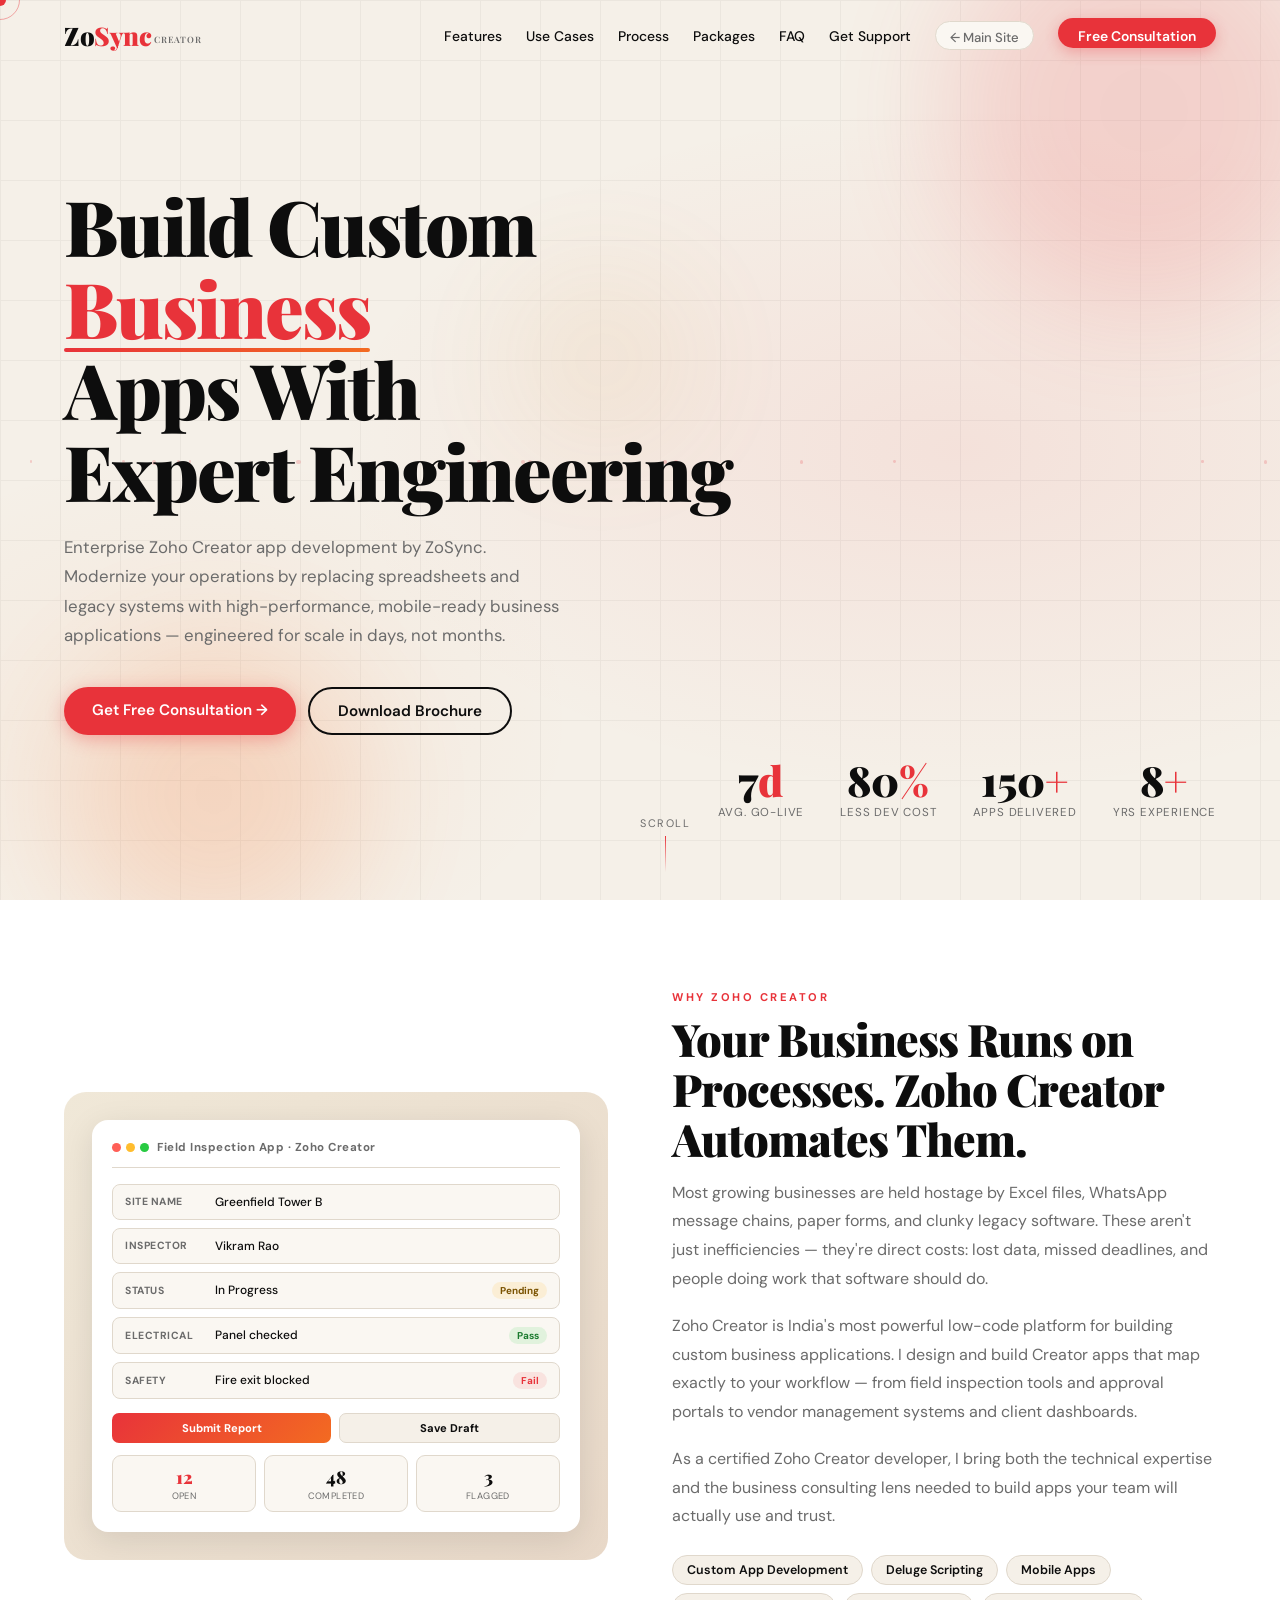
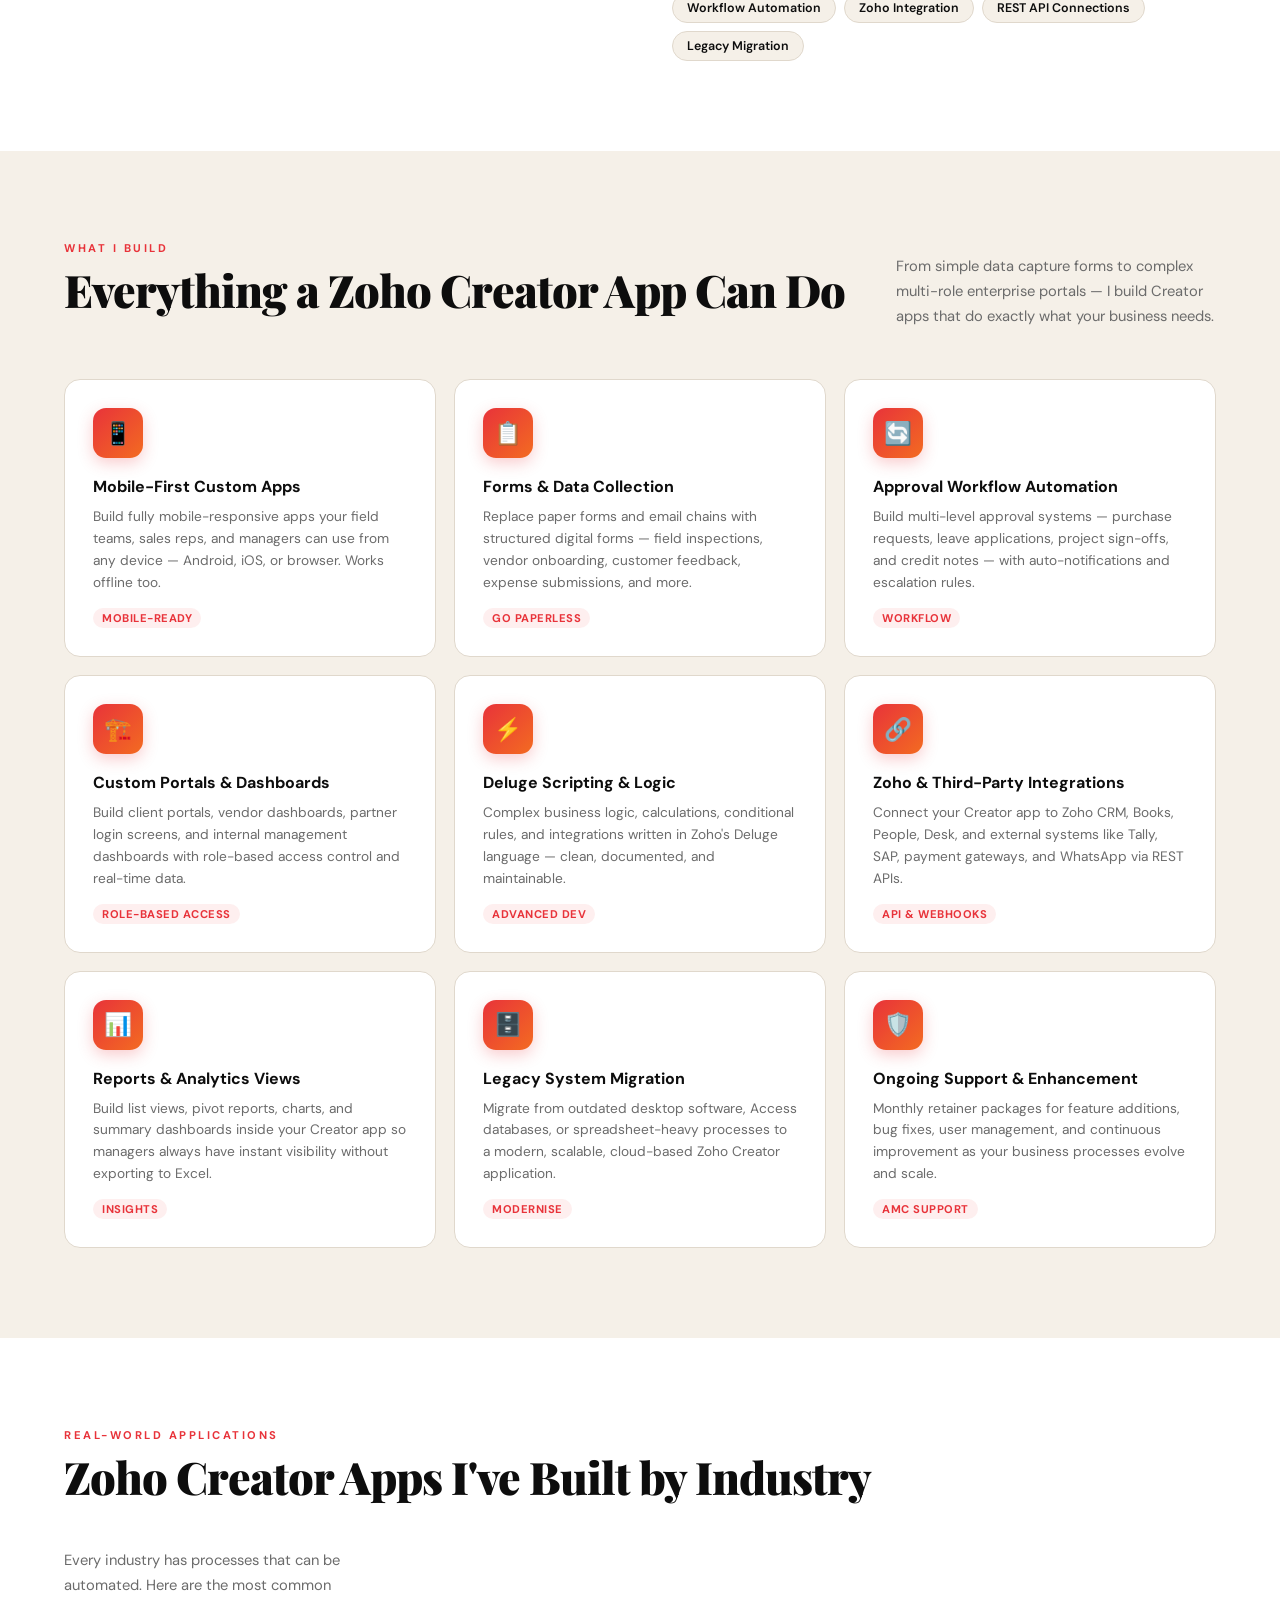
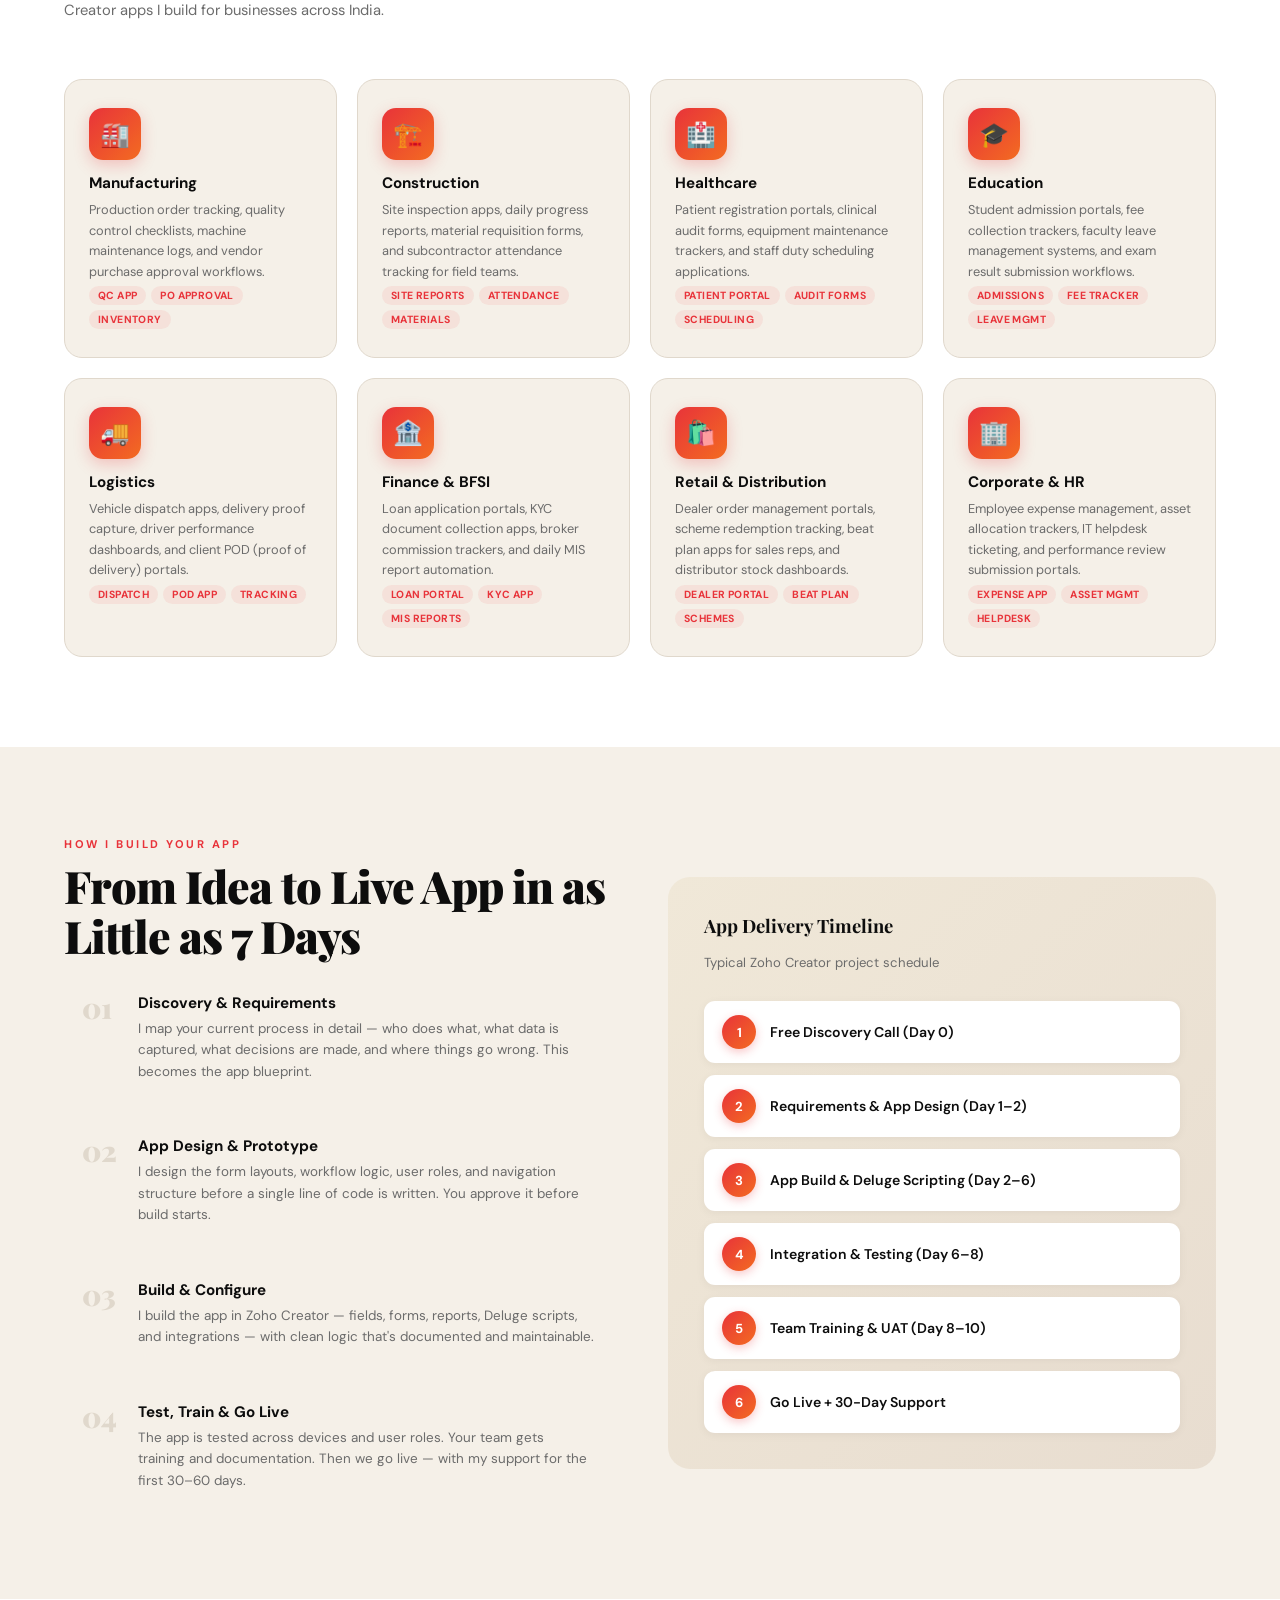
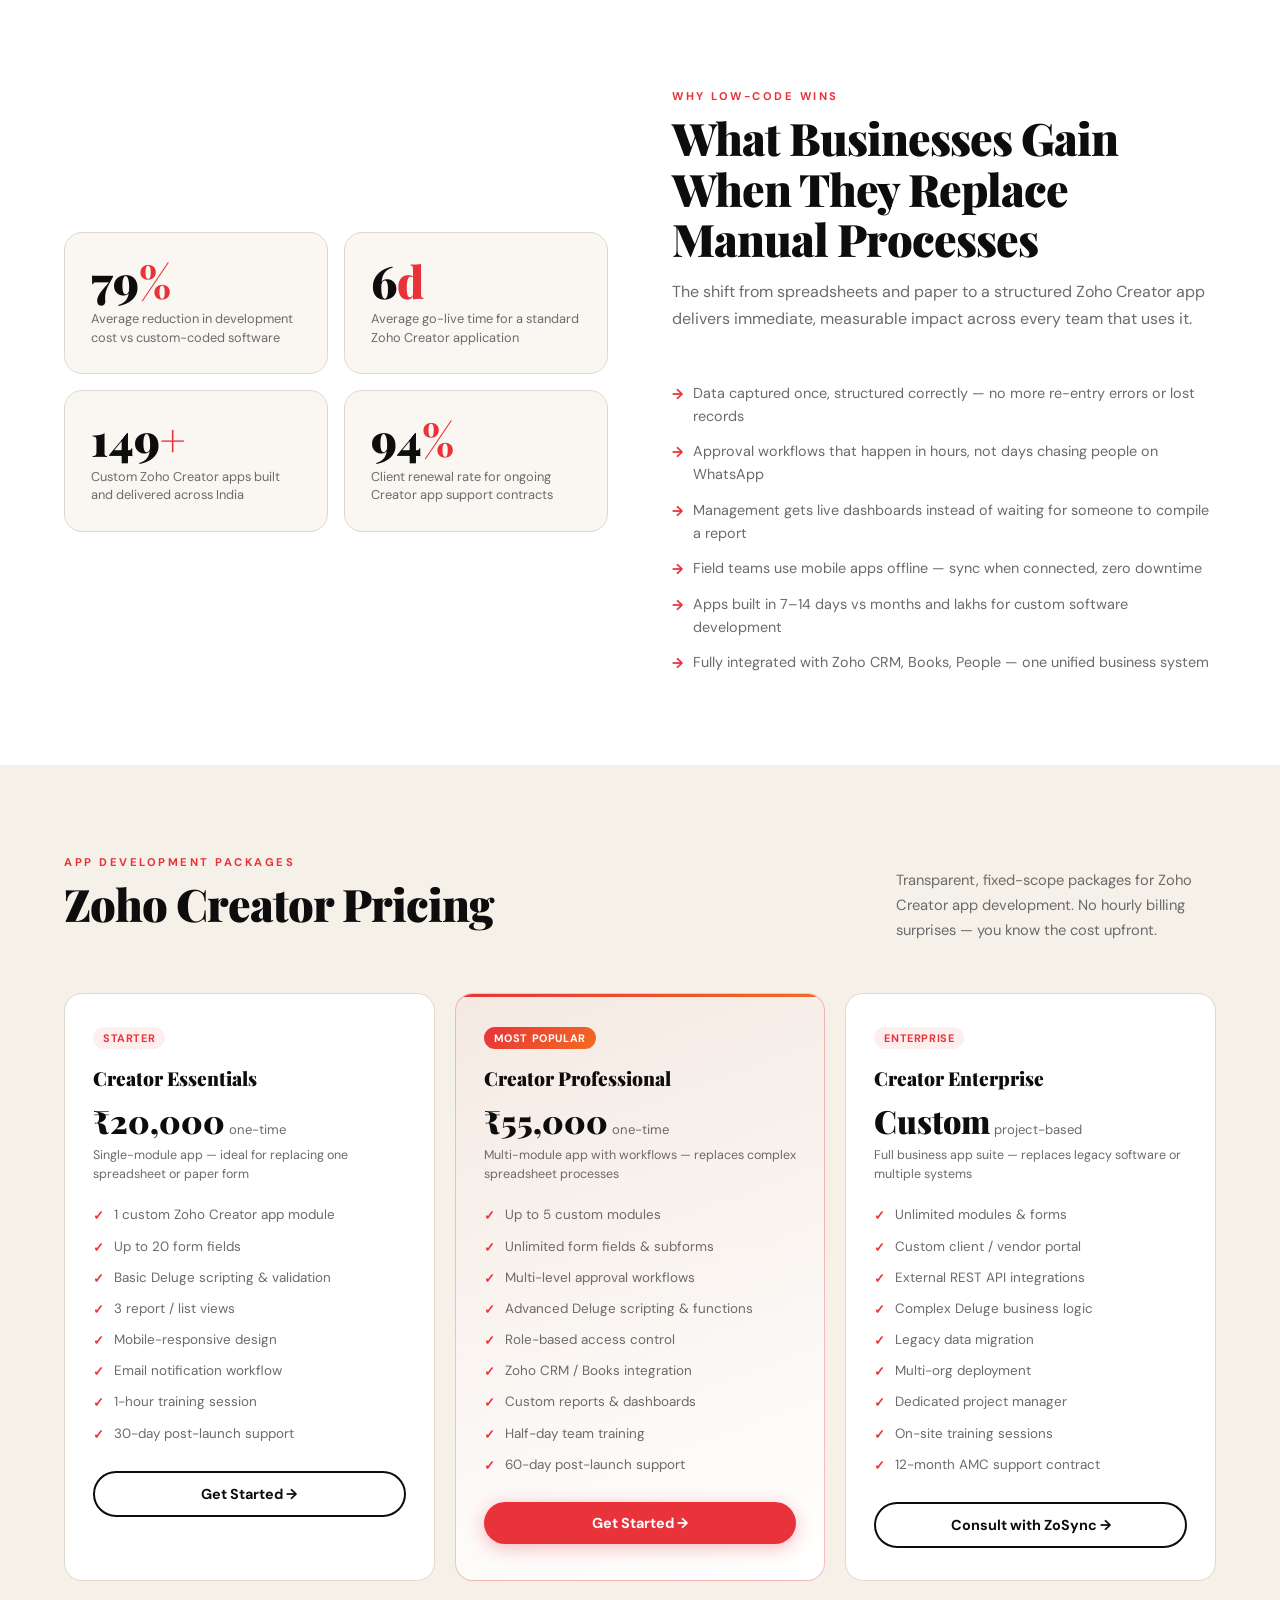
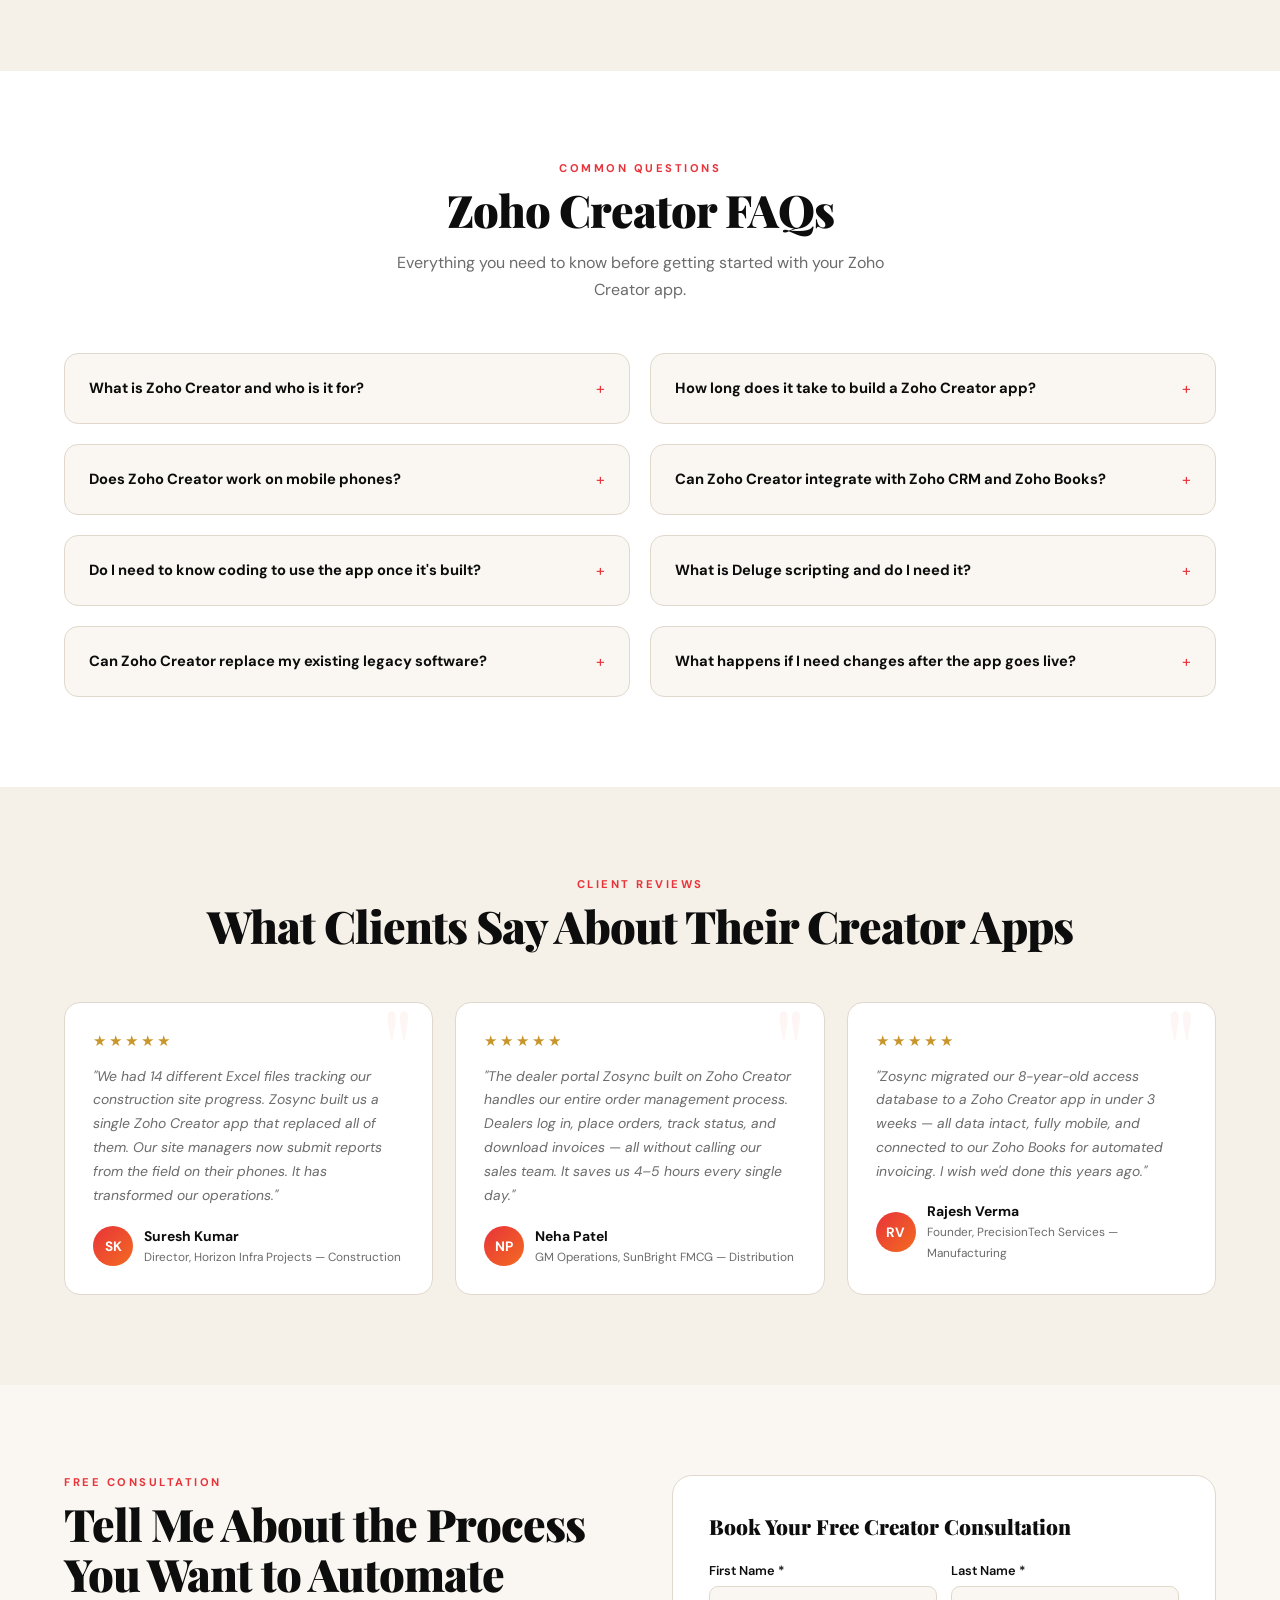
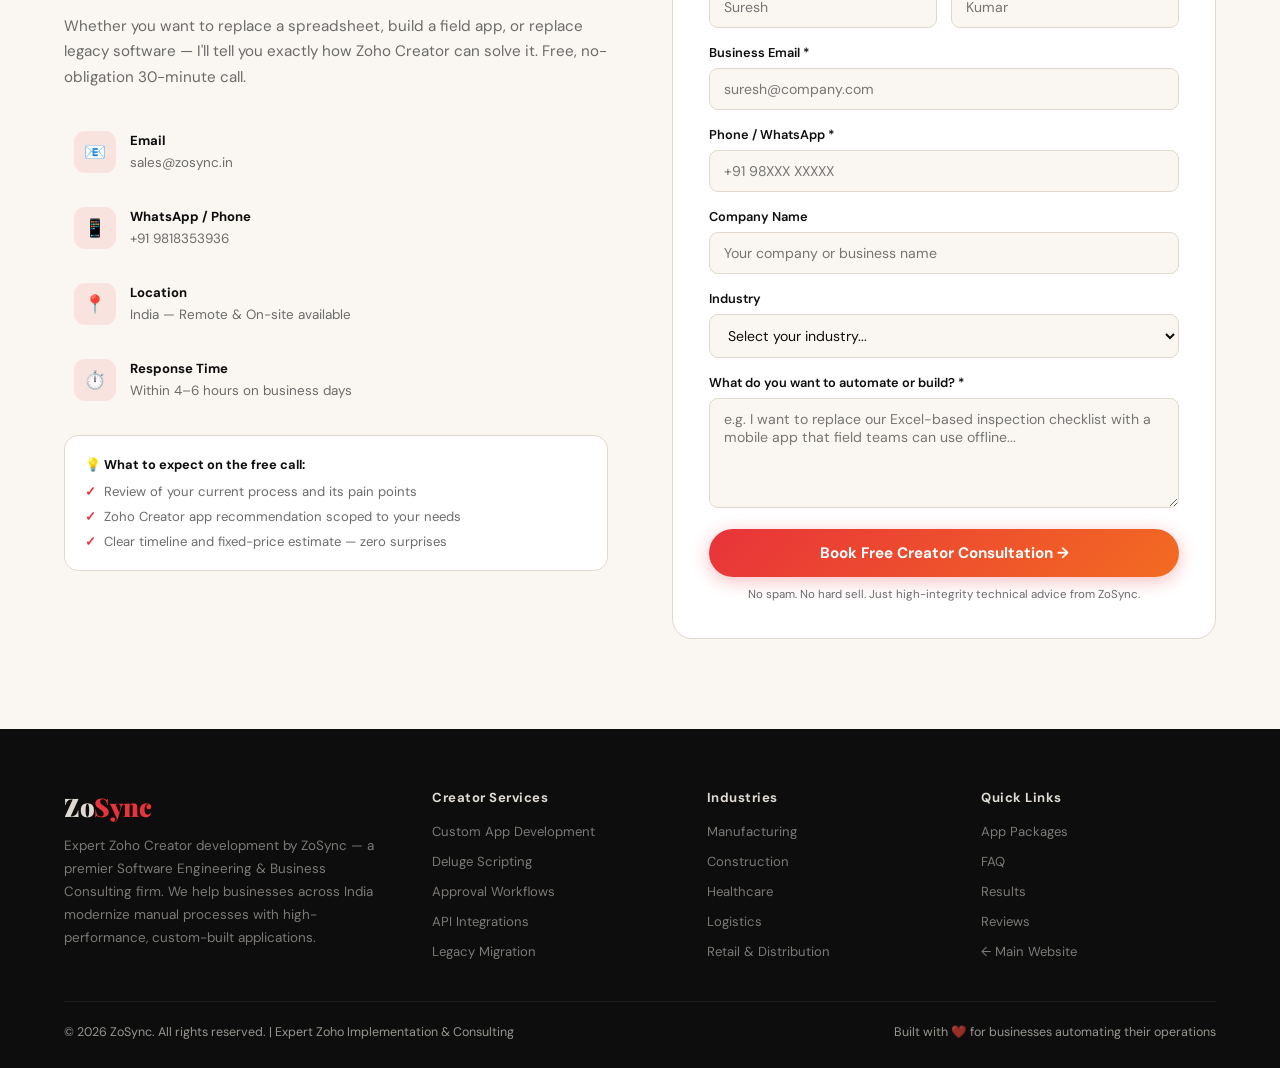
<file: services/zoho-creator.html>
<!DOCTYPE html>
<html lang="en">
<head>
    <script async src="https://www.googletagmanager.com/gtag/js?id=G-4LGYNEG4SE"></script>
<script>
  window.dataLayer = window.dataLayer || [];
  function gtag(){dataLayer.push(arguments);}
  gtag('js', new Date());

  gtag('config', 'G-4LGYNEG4SE');
</script>
<meta charset="UTF-8"/>
<meta name="viewport" content="width=device-width, initial-scale=1.0"/>

<!-- ═══════════════════════════════════════
     PRIMARY SEO META TAGS
═══════════════════════════════════════ -->
<title>Zoho Creator Agency India – Custom App Development & Systems Engineering | ZoSync</title>
<meta name="description" content="ZoSync: Leading Zoho Creator development agency in India. We build custom low-code business applications, engineer automated workflows, and modernize legacy systems with expert Deluge scripting. Book a free consultation."/>

<meta name="keywords" content="ZoSync, Zoho Creator agency India, Zoho Creator systems engineering, low code app development India, Zoho Creator custom apps, Zoho Creator expert firm, Zoho Creator implementation, Zoho Creator Deluge scripting specialist, custom business software India, Zoho Creator ERP development, Zoho Creator automation"/>

<meta name="author" content="ZoSync – Enterprise Zoho Solutions"/>
<meta name="robots" content="index, follow"/>
<meta name="language" content="English"/>
<meta name="revisit-after" content="7 days"/>

<!-- ═══════════════════════════════════════
     OPEN GRAPH (Facebook / LinkedIn / WhatsApp)
═══════════════════════════════════════ -->
<meta property="og:type" content="website"/>
<meta property="og:title" content="Zoho Creator Expert India – Custom App Development | ZoSync"/>
<meta property="og:description" content="Accelerate your digital transformation with ZoSync. We engineer powerful custom business applications and automated workflows using Zoho Creator. Expert systems development for modern Indian enterprises. Book a free consultation."/>
<meta property="og:site_name" content="ZoSync – Expert Zoho Consulting"/>
<meta property="og:locale" content="en_IN"/>

<!-- ═══════════════════════════════════════
     TWITTER CARD
═══════════════════════════════════════ -->
<meta name="twitter:card" content="summary_large_image"/>
<meta name="twitter:title" content="Zoho Creator Expert India – Custom Low-Code App Development | ZoSync"/>
<meta name="twitter:description" content="Accelerate your digital transformation with ZoSync. We engineer custom Zoho Creator applications and automated workflows for modern Indian enterprises. Book a free consultation."/>
<meta name="twitter:site" content="@ZoSync"/>

<!-- ═══════════════════════════════════════
     STRUCTURED DATA – LocalBusiness + Service
═══════════════════════════════════════ -->
<script type="application/ld+json">
{
  "@context": "https://schema.org",
  "@graph": [
    {
      "@type": "ProfessionalService",
      "name": "ZoSync – Enterprise Zoho Creator & Systems Engineering",
      "description": "ZoSync is a leading Zoho Creator development agency in India. We specialize in custom low-code application development, complex Deluge scripting, and enterprise-grade business process automation.",
      "url": "https://zosync.in/services/zoho-creator.html",
      "image": "https://zosync.in/logo.png",
      "address": {
        "@type": "PostalAddress",
        "addressLocality": "Delhi",
        "addressCountry": "IN"
      },
      "areaServed": "India",
      "founder": {
        "@type": "Person",
        "name": "Kunwar Pal",
        "jobTitle": "Founder & Technical Head",
        "knowsAbout": ["Zoho Creator", "Low-Code Development", "Deluge Scripting", "Business Process Automation", "Systems Architecture", "Zoho One"]
      },
      "hasOfferCatalog": {
        "@type": "OfferCatalog",
        "name": "ZoSync Zoho Creator Engineering Services",
        "itemListElement": [
          {"@type": "Offer", "itemOffered": {"@type": "Service", "name": "Custom Enterprise App Development"}},
          {"@type": "Offer", "itemOffered": {"@type": "Service", "name": "Advanced Deluge Scripting & API Integration"}},
          {"@type": "Offer", "itemOffered": {"@type": "Service", "name": "Legacy System Migration & Modernization"}},
          {"@type": "Offer", "itemOffered": {"@type": "Service", "name": "Automated Workflow Architecture"}},
          {"@type": "Offer", "itemOffered": {"@type": "Service", "name": "Zoho Creator Ecosystem Integration"}}
        ]
      }
    },
    {
      "@type": "FAQPage",
      "mainEntity": [
        {
          "@type": "Question",
          "name": "What is Zoho Creator?",
          "acceptedAnswer": {"@type": "Answer", "text": "Zoho Creator is a high-performance low-code platform that allows our team to build bespoke business applications, automate complex workflows, and modernize manual processes with enterprise-grade security."}
        },
        {
          "@type": "Question",
          "name": "How long does it take for ZoSync to build a custom application?",
          "acceptedAnswer": {"@type": "Answer", "text": "Standard Zoho Creator applications are typically deployed within 3–7 days. For complex, multi-module enterprise systems involving deep integrations, our engineering team usually delivers within 3–8 weeks."}
        },
        {
          "@type": "Question",
          "name": "Can ZoSync replace my Excel-based processes?",
          "acceptedAnswer": {"@type": "Answer", "text": "Yes. We specialize in migrating spreadsheet-heavy workflows into structured, automated, and mobile-responsive Zoho Creator applications that provide real-time data accuracy."}
        },
        {
          "@type": "Question",
          "name": "Does Zoho Creator integrate with existing business tools?",
          "acceptedAnswer": {"@type": "Answer", "text": "Absolutely. We ensure your custom apps integrate natively with the Zoho suite and connect seamlessly to third-party software via REST APIs, webhooks, and custom Deluge scripts."}
        }
      ]
    }
  ]
}
</script>

<!-- ═══════════════════════════════════════
     FONTS & PRECONNECT
═══════════════════════════════════════ -->
<link rel="preconnect" href="https://fonts.googleapis.com">
<link rel="preconnect" href="https://fonts.gstatic.com" crossorigin>
<link href="https://fonts.googleapis.com/css2?family=Playfair+Display:wght@700;900&family=DM+Sans:wght@300;400;500;600&display=swap" rel="stylesheet">
<link rel="icon" type="image/png" href="../assets/Zosync-favicon.png">

<style>
/* ══════════════════════ ROOT ══════════════════════ */
:root{
  --ink:#0d0d0d;--cream:#f5f0e8;--white:#fff;
  --red:#e8333a;--orange:#f36b21;--gold:#c9962c;
  --muted:#6b6b6b;--border:#e0d8cc;--card:#faf7f2;
}
*,*::before,*::after{box-sizing:border-box;margin:0;padding:0}
html{scroll-behavior:smooth}
body{font-family:'DM Sans',sans-serif;background:var(--cream);color:var(--ink);overflow-x:hidden;width:100%;max-width:100vw}

/* ══ CURSOR ══ */
#cur,#cur-ring{pointer-events:none;position:fixed;border-radius:50%;z-index:99999;transform:translate(-50%,-50%)}
#cur{width:12px;height:12px;background:var(--red);transition:width .2s,height .2s}
#cur-ring{width:40px;height:40px;border:1.5px solid rgba(232,51,58,.4);z-index:99998;transition:width .3s,height .3s,border-color .3s}
@media(max-width:1024px){#cur,#cur-ring{display:none}body{cursor:auto!important}}

/* ══ PROGRESS ══ */
#prog{position:fixed;top:0;left:0;height:3px;width:0;z-index:10000;background:linear-gradient(90deg,var(--red),var(--orange));pointer-events:none}

/* ══ NAV ══ */
nav{position:fixed;top:0;left:0;right:0;z-index:999;display:flex;align-items:center;justify-content:space-between;padding:18px 5%;background:transparent;border-bottom:1px solid transparent;transition:background .4s,backdrop-filter .4s,border-color .4s,box-shadow .4s,padding .3s}
nav.scrolled{background:rgba(245,240,232,.95);backdrop-filter:blur(18px);-webkit-backdrop-filter:blur(18px);border-color:var(--border);box-shadow:0 4px 30px rgba(0,0,0,.07);padding:12px 5%}
.logo{font-family:'Playfair Display',serif;font-size:1.6rem;font-weight:900;letter-spacing:-.5px;color:var(--ink);text-decoration:none}
.logo span{color:var(--red)}
.logo sub{font-size:.55rem;font-weight:600;color:var(--muted);letter-spacing:.8px;vertical-align:middle;margin-left:3px;text-transform:uppercase}
.nav-links{display:flex;align-items:center;gap:24px;list-style:none}
.nav-links a{text-decoration:none;color:var(--ink);font-size:.87rem;font-weight:500;position:relative;padding-bottom:3px;white-space:nowrap}
.nav-links a::after{content:'';position:absolute;bottom:0;left:0;width:0;height:2px;background:var(--red);transition:width .3s ease}
.nav-links a:hover::after{width:100%}
.nav-back{display:inline-flex;align-items:center;gap:5px;background:var(--card);border:1px solid var(--border)!important;padding:7px 14px;border-radius:50px;color:var(--muted)!important;font-size:.82rem!important;transition:background .2s,color .2s!important}
.nav-back:hover{background:var(--white)!important;color:var(--ink)!important}
.nav-back::after{display:none!important}
.nav-cta{background:var(--red)!important;color:#fff!important;padding:9px 20px;border-radius:50px;font-weight:600!important;box-shadow:0 4px 14px rgba(232,51,58,.3);transition:transform .2s,box-shadow .2s,background .2s!important}
.nav-cta:hover{background:#c42830!important;transform:translateY(-2px)!important;box-shadow:0 8px 24px rgba(232,51,58,.45)!important}
.nav-cta::after{display:none!important}
.burger{display:none;cursor:pointer;flex-direction:column;gap:5px;padding:4px;z-index:1001}
.burger span{display:block;width:24px;height:2px;background:var(--ink);border-radius:2px;transition:.35s}
.burger.open span:nth-child(1){transform:rotate(45deg) translate(5px,5px)}
.burger.open span:nth-child(2){opacity:0;transform:translateX(-10px)}
.burger.open span:nth-child(3){transform:rotate(-45deg) translate(5px,-5px)}
.nav-drawer{display:none;position:fixed;inset:0;background:rgba(245,240,232,.98);z-index:998;flex-direction:column;align-items:center;justify-content:center;gap:32px;padding:80px 5% 40px}
.nav-drawer.open{display:flex;animation:drawerIn .3s ease}
@keyframes drawerIn{from{opacity:0;transform:translateY(-20px)}to{opacity:1;transform:translateY(0)}}
.nav-drawer a{font-size:1.5rem;font-family:'Playfair Display',serif;font-weight:700;text-decoration:none;color:var(--ink);transition:color .2s}
.nav-drawer a:hover{color:var(--red)}
.nav-drawer .drawer-cta{background:var(--red);color:#fff!important;padding:14px 36px;border-radius:50px;font-size:1rem!important;font-family:'DM Sans',sans-serif!important;font-weight:700!important;box-shadow:0 4px 20px rgba(232,51,58,.35)}

/* ══ HERO ══ */
#hero{min-height:100vh;display:flex;align-items:center;padding:120px 5% 100px;position:relative;overflow:hidden}
.hero-bg{position:absolute;inset:0;z-index:0;background:radial-gradient(ellipse 70% 55% at 75% 50%,rgba(232,51,58,.08),transparent 70%),radial-gradient(ellipse 50% 50% at 15% 80%,rgba(243,107,33,.06),transparent 60%)}
.hero-grid{position:absolute;inset:0;z-index:0;opacity:.04;background-image:linear-gradient(var(--ink) 1px,transparent 1px),linear-gradient(90deg,var(--ink) 1px,transparent 1px);background-size:60px 60px;animation:gridMove 20s linear infinite}
@keyframes gridMove{0%{background-position:0 0}100%{background-position:60px 60px}}
.orb{position:absolute;border-radius:50%;filter:blur(60px);opacity:.16;animation:orbF 8s ease-in-out infinite;pointer-events:none}
.o1{width:400px;height:400px;background:var(--red);top:-10%;right:-5%}
.o2{width:300px;height:300px;background:var(--orange);bottom:-5%;left:5%;animation-delay:3s}
.o3{width:180px;height:180px;background:var(--gold);top:30%;left:40%;animation-delay:6s;opacity:.08}
@keyframes orbF{0%,100%{transform:translateY(0) scale(1)}50%{transform:translateY(-28px) scale(1.04)}}
.particle{position:absolute;border-radius:50%;background:var(--red);opacity:.2;pointer-events:none;animation:pDrift linear infinite}
@keyframes pDrift{0%{transform:translateY(100vh);opacity:0}10%{opacity:.2}90%{opacity:.2}100%{transform:translateY(-80px) translateX(50px);opacity:0}}
.hero-content{position:relative;z-index:2;max-width:680px;width:100%}
.hero-badge{display:inline-flex;align-items:center;gap:8px;background:rgba(255,255,255,.9);border:1px solid var(--border);padding:7px 16px;border-radius:50px;font-size:.78rem;font-weight:600;letter-spacing:.6px;color:var(--muted);text-transform:uppercase;margin-bottom:28px;animation:fUp .7s .1s ease both;box-shadow:0 4px 16px rgba(0,0,0,.06)}
.dot{width:8px;height:8px;border-radius:50%;background:var(--red);flex-shrink:0;animation:dotP 2s infinite}
@keyframes dotP{0%,100%{box-shadow:0 0 0 0 rgba(232,51,58,.5)}70%{box-shadow:0 0 0 8px rgba(232,51,58,0)}}
h1{font-family:'Playfair Display',serif;font-size:clamp(2.4rem,6vw,5.2rem);font-weight:900;line-height:1.06;letter-spacing:-2px;margin-bottom:22px;animation:fUp .7s .25s ease both}
h1 em{font-style:normal;color:var(--red);position:relative;display:inline-block}
h1 em::after{content:'';position:absolute;bottom:-4px;left:0;right:0;height:4px;background:linear-gradient(90deg,var(--red),var(--orange));border-radius:2px;transform:scaleX(0);transform-origin:left;animation:ulG 1s 1.1s ease forwards}
@keyframes ulG{to{transform:scaleX(1)}}
.hero-sub{font-size:1.05rem;color:var(--muted);line-height:1.75;max-width:500px;margin-bottom:36px;animation:fUp .7s .4s ease both}
.hero-btns{display:flex;gap:12px;flex-wrap:wrap;animation:fUp .7s .55s ease both}
.btn-p{background:var(--red);color:#fff;padding:13px 28px;border-radius:50px;font-weight:600;font-size:.95rem;text-decoration:none;display:inline-block;transition:transform .25s,box-shadow .25s;box-shadow:0 4px 18px rgba(232,51,58,.35)}
.btn-p:hover{transform:translateY(-3px);box-shadow:0 10px 32px rgba(232,51,58,.5)}
.btn-s{background:transparent;color:var(--ink);padding:12px 28px;border-radius:50px;font-weight:600;font-size:.95rem;text-decoration:none;display:inline-block;border:2px solid var(--ink);transition:background .25s,color .25s,transform .25s}
.btn-s:hover{background:var(--ink);color:var(--cream);transform:translateY(-3px)}
.hero-stats{position:absolute;right:5%;bottom:80px;z-index:2;display:flex;gap:36px;animation:fUp .7s .7s ease both}
.stat{text-align:center}
.snum{font-family:'Playfair Display',serif;font-size:2.6rem;font-weight:900;line-height:1;color:var(--ink)}
.snum span{color:var(--red)}
.slabel{font-size:.72rem;color:var(--muted);text-transform:uppercase;letter-spacing:.8px;margin-top:4px}
.scroll-hint{position:absolute;bottom:28px;left:50%;transform:translateX(-50%);z-index:2;display:flex;flex-direction:column;align-items:center;gap:6px;animation:fUp .7s .9s ease both}
.scroll-hint span{font-size:.68rem;letter-spacing:1.5px;text-transform:uppercase;color:var(--muted)}
.scroll-line{width:1px;height:36px;background:linear-gradient(var(--red),transparent);animation:sL 1.8s ease-in-out infinite}
@keyframes sL{0%,100%{opacity:1}50%{opacity:.3}}
@keyframes fUp{from{opacity:0;transform:translateY(26px)}to{opacity:1;transform:translateY(0)}}

/* ══ SECTIONS ══ */
section{padding:90px 5%;width:100%}
.sec-lbl{font-size:.7rem;font-weight:700;letter-spacing:2.5px;text-transform:uppercase;color:var(--red);margin-bottom:10px}
.sec-title{font-family:'Playfair Display',serif;font-size:clamp(1.8rem,3.5vw,3rem);font-weight:900;letter-spacing:-1px;line-height:1.12;margin-bottom:14px}
.sec-sub{color:var(--muted);font-size:1rem;line-height:1.7;max-width:500px;margin-bottom:50px}

/* ══ REVEAL / STAGGER ══ */
.reveal{opacity:0;transform:translateY(36px);transition:opacity .75s cubic-bezier(.25,.46,.45,.94),transform .75s cubic-bezier(.25,.46,.45,.94)}
.reveal.fl{transform:translateX(-44px)}
.reveal.fr{transform:translateX(44px)}
.reveal.vis{opacity:1!important;transform:translate(0)!important}
.stag>*{opacity:0;transform:translateY(28px);transition:opacity .55s ease,transform .55s ease}
.stag.vis>*:nth-child(1){opacity:1;transform:none;transition-delay:.04s}
.stag.vis>*:nth-child(2){opacity:1;transform:none;transition-delay:.12s}
.stag.vis>*:nth-child(3){opacity:1;transform:none;transition-delay:.2s}
.stag.vis>*:nth-child(4){opacity:1;transform:none;transition-delay:.28s}
.stag.vis>*:nth-child(5){opacity:1;transform:none;transition-delay:.36s}
.stag.vis>*:nth-child(6){opacity:1;transform:none;transition-delay:.44s}
.stag.vis>*:nth-child(7){opacity:1;transform:none;transition-delay:.52s}
.stag.vis>*:nth-child(8){opacity:1;transform:none;transition-delay:.6s}
.stag.vis>*:nth-child(n+9){opacity:1;transform:none;transition-delay:.68s}

/* ══ OVERVIEW (about-grid layout) ══ */
#overview{background:var(--white)}
.about-grid{display:grid;grid-template-columns:1fr 1fr;gap:64px;align-items:center}

/* Creator App Visual */
.creator-visual{position:relative;border-radius:22px;overflow:hidden;background:linear-gradient(135deg,#f0e8d8,#e8d8c8);display:flex;align-items:center;justify-content:center;padding:28px;transition:transform .5s ease;min-height:380px}
.creator-visual:hover{transform:rotate(-1deg) scale(1.01)}
.app-mockup{width:100%;background:var(--white);border-radius:16px;padding:20px;box-shadow:0 8px 32px rgba(0,0,0,.1)}
.app-topbar{display:flex;align-items:center;gap:8px;margin-bottom:16px;padding-bottom:12px;border-bottom:1px solid var(--border)}
.app-dots{display:flex;gap:5px}
.app-dots span{width:9px;height:9px;border-radius:50%}
.app-dots span:nth-child(1){background:#ff5f57}
.app-dots span:nth-child(2){background:#ffbd2e}
.app-dots span:nth-child(3){background:#28ca42}
.app-topbar-title{font-size:.72rem;font-weight:700;color:var(--muted);letter-spacing:.5px}
.app-fields{display:flex;flex-direction:column;gap:8px;margin-bottom:14px}
.app-field{background:var(--card);border:1px solid var(--border);border-radius:8px;padding:9px 12px;display:flex;align-items:center;gap:10px}
.field-label{font-size:.65rem;font-weight:700;color:var(--muted);text-transform:uppercase;letter-spacing:.5px;width:80px;flex-shrink:0}
.field-val{font-size:.75rem;color:var(--ink);font-weight:500}
.field-badge{margin-left:auto;font-size:.62rem;font-weight:700;padding:2px 8px;border-radius:50px;flex-shrink:0}
.badge-green{background:rgba(40,202,66,.12);color:#1a7a2e}
.badge-amber{background:rgba(255,189,46,.15);color:#7a5200}
.badge-red{background:rgba(232,51,58,.1);color:var(--red)}
.app-btn-row{display:flex;gap:8px;margin-bottom:12px}
.app-btn{padding:7px 12px;border-radius:7px;font-size:.7rem;font-weight:700;border:none;cursor:pointer;flex:1;font-family:'DM Sans',sans-serif}
.app-btn.primary{background:linear-gradient(135deg,var(--red),var(--orange));color:#fff}
.app-btn.secondary{background:var(--cream);color:var(--ink);border:1px solid var(--border)}
.app-stats-row{display:grid;grid-template-columns:repeat(3,1fr);gap:8px}
.astat{background:var(--card);border:1px solid var(--border);border-radius:9px;padding:9px;text-align:center}
.astat-n{font-family:'Playfair Display',serif;font-size:1.1rem;font-weight:900;color:var(--ink)}
.astat-n.red{color:var(--red)}
.astat-l{font-size:.58rem;color:var(--muted);text-transform:uppercase;letter-spacing:.4px;margin-top:2px}
.about-corner{position:absolute;bottom:20px;right:20px;background:#fff;padding:12px 18px;border-radius:12px;box-shadow:0 4px 20px rgba(0,0,0,.12);font-size:.82rem;font-weight:600}
.about-corner span{color:var(--red);font-size:1.2rem;display:block}

.about-text p{color:var(--muted);line-height:1.8;margin-bottom:18px}
.chips{display:flex;flex-wrap:wrap;gap:8px;margin-top:24px}
.chip{padding:6px 14px;border-radius:50px;font-size:.78rem;font-weight:600;border:1.5px solid var(--border);color:var(--ink);background:var(--cream);transition:background .2s,border-color .2s,transform .2s;cursor:default}
.chip:hover{background:var(--red);color:#fff;border-color:var(--red);transform:translateY(-2px)}

/* ══ FEATURES (service-card layout) ══ */
#features{background:var(--cream)}
.svc-intro{display:flex;justify-content:space-between;align-items:flex-end;gap:32px;margin-bottom:50px;flex-wrap:wrap}
.svc-intro .r{max-width:320px;color:var(--muted);line-height:1.7;font-size:.92rem}
.svc-grid{display:grid;grid-template-columns:repeat(auto-fill,minmax(280px,1fr));gap:18px}
.svc-card{background:var(--white);border:1px solid var(--border);border-radius:16px;padding:28px;cursor:pointer;transition:transform .3s,box-shadow .3s,border-color .3s;position:relative;overflow:hidden}
.svc-card::before{content:'';position:absolute;top:0;left:0;right:0;height:3px;background:linear-gradient(90deg,var(--red),var(--orange));transform:scaleX(0);transform-origin:left;transition:transform .35s ease}
.svc-card:hover{transform:translateY(-5px);box-shadow:0 14px 40px rgba(0,0,0,.1);border-color:transparent}
.svc-card:hover::before{transform:scaleX(1)}
.svc-icon{width:50px;height:50px;border-radius:13px;background:linear-gradient(135deg,var(--red),var(--orange));display:flex;align-items:center;justify-content:center;font-size:1.4rem;margin-bottom:18px;box-shadow:0 5px 15px rgba(232,51,58,.25);transition:transform .3s}
.svc-card:hover .svc-icon{transform:scale(1.1) rotate(-4deg)}
.svc-card h3{font-size:1rem;font-weight:700;margin-bottom:9px}
.svc-card p{font-size:.855rem;color:var(--muted);line-height:1.6}
.svc-tag{display:inline-block;margin-top:14px;font-size:.7rem;font-weight:700;letter-spacing:.5px;text-transform:uppercase;color:var(--red);padding:3px 9px;background:rgba(232,51,58,.08);border-radius:50px}

/* ══ USE CASES (industries layout) ══ */
#usecases{background:var(--white);position:relative;overflow:hidden}
.ind-head{display:flex;justify-content:space-between;align-items:flex-end;gap:32px;margin-bottom:56px;flex-wrap:wrap}
.ind-head .r{max-width:320px;color:var(--muted);line-height:1.7;font-size:.92rem}
.ind-grid{display:grid;grid-template-columns:repeat(4,1fr);gap:20px}
.ind-card{background:var(--cream);border:1px solid var(--border);border-radius:18px;padding:28px 24px;cursor:pointer;transition:transform .3s,box-shadow .3s,background .3s,border-color .3s;display:flex;flex-direction:column;gap:14px}
.ind-card:hover{transform:translateY(-6px);box-shadow:0 16px 44px rgba(0,0,0,.1);background:var(--white);border-color:rgba(232,51,58,.25)}
.ind-icon-wrap{width:52px;height:52px;border-radius:14px;background:linear-gradient(135deg,var(--red),var(--orange));display:flex;align-items:center;justify-content:center;font-size:1.5rem;box-shadow:0 5px 15px rgba(232,51,58,.25);transition:transform .3s}
.ind-card:hover .ind-icon-wrap{transform:scale(1.1) rotate(-5deg)}
.ind-card h3{font-size:.95rem;font-weight:700;color:var(--ink);margin-bottom:6px;line-height:1.3}
.ind-card p{font-size:.8rem;color:var(--muted);line-height:1.6}
.ind-tags{display:flex;flex-wrap:wrap;gap:5px;margin-top:4px}
.ind-tag{font-size:.65rem;font-weight:700;letter-spacing:.4px;text-transform:uppercase;padding:3px 9px;border-radius:50px;background:rgba(232,51,58,.08);color:var(--red)}

/* ══ PROCESS (why-us layout) ══ */
#process{background:var(--cream)}
.why-grid{display:grid;grid-template-columns:1fr 1fr;gap:56px;align-items:center}
.why-list{display:flex;flex-direction:column;gap:18px}
.why-item{display:flex;gap:18px;align-items:flex-start;padding:18px;border-radius:12px;transition:background .28s,transform .28s}
.why-item:hover{background:var(--white);transform:translateX(6px)}
.why-n{font-family:'Playfair Display',serif;font-size:1.8rem;font-weight:900;color:var(--border);line-height:1;min-width:38px;transition:color .28s}
.why-item:hover .why-n{color:var(--red)}
.why-item h4{font-size:.95rem;font-weight:700;margin-bottom:5px}
.why-item p{font-size:.84rem;color:var(--muted);line-height:1.6}
.why-vis{background:linear-gradient(135deg,#f0e8d8,#e8ddd0);border-radius:22px;padding:36px;display:flex;flex-direction:column;gap:12px}
.pstep{display:flex;align-items:center;gap:14px;background:#fff;border-radius:11px;padding:14px 18px;box-shadow:0 2px 10px rgba(0,0,0,.05);transition:transform .28s,box-shadow .28s}
.pstep:hover{transform:translateX(5px);box-shadow:0 5px 20px rgba(0,0,0,.09)}
.pdot{width:34px;height:34px;border-radius:50%;background:linear-gradient(135deg,var(--red),var(--orange));display:flex;align-items:center;justify-content:center;color:#fff;font-weight:700;font-size:.82rem;flex-shrink:0;box-shadow:0 3px 10px rgba(232,51,58,.28)}
.ptxt{font-size:.88rem;font-weight:600}
.parr{margin-left:auto;color:var(--muted);opacity:0;transition:opacity .28s,transform .28s}
.pstep:hover .parr{opacity:1;transform:translateX(4px)}

/* ══ RESULTS ══ */
#results{background:var(--white)}
.results-inner{display:grid;grid-template-columns:1fr 1fr;gap:64px;align-items:center}
.result-stats-grid{display:grid;grid-template-columns:1fr 1fr;gap:16px}
.rstat{background:var(--card);border:1px solid var(--border);border-radius:18px;padding:26px;position:relative;overflow:hidden;transition:transform .3s,box-shadow .3s}
.rstat::before{content:'';position:absolute;top:0;left:0;right:0;height:3px;background:linear-gradient(90deg,var(--red),var(--orange));transform:scaleX(0);transform-origin:left;transition:transform .4s ease}
.rstat:hover{transform:translateY(-4px);box-shadow:0 12px 36px rgba(0,0,0,.08)}
.rstat:hover::before{transform:scaleX(1)}
.rstat-val{font-family:'Playfair Display',serif;font-size:2.8rem;font-weight:900;line-height:1;color:var(--ink);margin-bottom:6px}
.rstat-val span{color:var(--red)}
.rstat-label{font-size:.8rem;color:var(--muted);line-height:1.45}
.result-list{list-style:none;display:flex;flex-direction:column;gap:12px;margin-top:8px}
.result-list li{display:flex;align-items:flex-start;gap:10px;font-size:.9rem;color:var(--muted);line-height:1.6}
.result-list li::before{content:'→';color:var(--red);font-weight:700;flex-shrink:0;margin-top:1px}

/* ══ PACKAGES ══ */
#packages{background:var(--cream)}
.pkg-intro{display:flex;justify-content:space-between;align-items:flex-end;gap:32px;margin-bottom:50px;flex-wrap:wrap}
.pkg-intro .r{max-width:320px;color:var(--muted);line-height:1.7;font-size:.92rem}
.pkg-grid{display:grid;grid-template-columns:repeat(3,1fr);gap:20px}
.pkg-card{background:var(--white);border:1px solid var(--border);border-radius:18px;padding:32px 28px;position:relative;overflow:hidden;transition:transform .3s,box-shadow .3s,border-color .3s}
.pkg-card::before{content:'';position:absolute;top:0;left:0;right:0;height:3px;background:linear-gradient(90deg,var(--red),var(--orange));transform:scaleX(0);transform-origin:left;transition:transform .35s ease}
.pkg-card.featured{border-color:rgba(232,51,58,.3);background:linear-gradient(160deg,rgba(232,51,58,.03),var(--white))}
.pkg-card.featured::before{transform:scaleX(1)}
.pkg-card:hover{transform:translateY(-6px);box-shadow:0 16px 44px rgba(0,0,0,.1);border-color:rgba(232,51,58,.2)}
.pkg-badge{display:inline-block;font-size:.68rem;font-weight:700;letter-spacing:.6px;text-transform:uppercase;padding:4px 10px;border-radius:50px;background:rgba(232,51,58,.08);color:var(--red);margin-bottom:16px}
.pkg-badge.featured-badge{background:linear-gradient(135deg,var(--red),var(--orange));color:#fff}
.pkg-name{font-family:'Playfair Display',serif;font-size:1.2rem;font-weight:900;color:var(--ink);margin-bottom:8px}
.pkg-price{margin-bottom:4px}
.pkg-price strong{font-family:'Playfair Display',serif;font-size:2rem;font-weight:900;color:var(--ink)}
.pkg-price span{font-size:.82rem;color:var(--muted);margin-left:4px}
.pkg-sub{font-size:.78rem;color:var(--muted);margin-bottom:22px;line-height:1.5}
.pkg-features{list-style:none;display:flex;flex-direction:column;gap:10px;margin-bottom:26px}
.pkg-features li{display:flex;align-items:flex-start;gap:10px;font-size:.84rem;color:var(--muted);line-height:1.5}
.pkg-features li::before{content:'✓';color:var(--red);font-weight:700;flex-shrink:0;margin-top:1px}
.pkg-cta{display:block;text-align:center;text-decoration:none;padding:12px;border-radius:50px;font-weight:700;font-size:.9rem;transition:transform .2s,box-shadow .2s,background .2s}
.pkg-cta.primary{background:var(--red);color:#fff;box-shadow:0 4px 18px rgba(232,51,58,.32)}
.pkg-cta.primary:hover{transform:translateY(-2px);box-shadow:0 8px 28px rgba(232,51,58,.48)}
.pkg-cta.outline{border:2px solid var(--ink);color:var(--ink);background:transparent}
.pkg-cta.outline:hover{background:var(--ink);color:var(--cream)}

/* ══ FAQ ══ */
#faq{background:var(--white)}
.faq-grid{display:grid;grid-template-columns:1fr 1fr;gap:20px}
.faq-item{background:var(--card);border:1px solid var(--border);border-radius:14px;padding:24px;cursor:pointer;transition:background .25s,border-color .25s}
.faq-item:hover{background:var(--white);border-color:rgba(232,51,58,.2)}
.faq-q{display:flex;align-items:flex-start;justify-content:space-between;gap:12px}
.faq-q h4{font-size:.92rem;font-weight:700;color:var(--ink);line-height:1.4}
.faq-icon{font-size:1rem;color:var(--red);flex-shrink:0;transition:transform .3s}
.faq-item.open .faq-icon{transform:rotate(45deg)}
.faq-a{font-size:.84rem;color:var(--muted);line-height:1.65;margin-top:12px;display:none}
.faq-item.open .faq-a{display:block}

/* ══ TESTIMONIALS ══ */
#testimonials{background:var(--cream)}
.tgrid{display:grid;grid-template-columns:repeat(auto-fill,minmax(280px,1fr));gap:22px}
.tcard{background:var(--white);border:1px solid var(--border);border-radius:16px;padding:28px;transition:transform .3s,box-shadow .3s;position:relative;overflow:hidden}
.tcard::before{content:'"';position:absolute;top:-12px;right:18px;font-size:7rem;font-family:'Playfair Display',serif;color:rgba(232,51,58,.05);line-height:1;pointer-events:none}
.tcard:hover{transform:translateY(-5px);box-shadow:0 14px 40px rgba(0,0,0,.09)}
.stars{color:var(--gold);font-size:.95rem;margin-bottom:14px;letter-spacing:3px}
.tcard p{font-size:.87rem;color:var(--muted);line-height:1.72;font-style:italic;margin-bottom:18px}
.tauthor{display:flex;align-items:center;gap:11px}
.tav{width:40px;height:40px;border-radius:50%;background:linear-gradient(135deg,var(--red),var(--orange));display:flex;align-items:center;justify-content:center;color:#fff;font-weight:700;font-size:.85rem;flex-shrink:0}
.tinfo strong{font-size:.87rem;display:block}
.tinfo span{font-size:.74rem;color:var(--muted)}

/* ══ CONTACT ══ */
#contact{background:var(--card)}
.cgrid{display:grid;grid-template-columns:1fr 1fr;gap:64px;align-items:start}
.cinfo-p{color:var(--muted);line-height:1.7;margin-bottom:30px;font-size:.95rem}
.cdet{display:flex;gap:14px;align-items:center;margin-bottom:14px;padding:10px;border-radius:11px;transition:background .22s,transform .22s}
.cdet:hover{background:var(--white);transform:translateX(5px)}
.cdet-icon{width:42px;height:42px;border-radius:11px;background:rgba(232,51,58,.1);display:flex;align-items:center;justify-content:center;font-size:1.1rem;flex-shrink:0;transition:background .22s}
.cdet:hover .cdet-icon{background:var(--red)}
.cdet-txt strong{font-size:.82rem;display:block;margin-bottom:2px}
.cdet-txt span{font-size:.84rem;color:var(--muted)}
.cform{background:var(--white);border:1px solid var(--border);border-radius:20px;padding:36px}
.frow{display:grid;grid-template-columns:1fr 1fr;gap:14px}
.fg{margin-bottom:16px}
.fg label{display:block;font-size:.8rem;font-weight:600;margin-bottom:7px;color:var(--ink)}
.fg input,.fg select,.fg textarea{width:100%;padding:11px 14px;border:1.5px solid var(--border);border-radius:9px;font-family:'DM Sans',sans-serif;font-size:.88rem;background:var(--card);color:var(--ink);transition:border-color .22s,box-shadow .22s;outline:none}
.fg input:focus,.fg select:focus,.fg textarea:focus{border-color:var(--red);box-shadow:0 0 0 3px rgba(232,51,58,.1);background:#fff}
.fg textarea{resize:vertical;min-height:110px}
.fsub{width:100%;padding:14px;border:none;border-radius:50px;background:linear-gradient(135deg,var(--red),var(--orange));color:#fff;font-size:.95rem;font-weight:700;cursor:pointer;transition:transform .25s,box-shadow .25s;font-family:'DM Sans',sans-serif;box-shadow:0 4px 18px rgba(232,51,58,.32)}
.fsub:hover{transform:translateY(-3px);box-shadow:0 9px 30px rgba(232,51,58,.48)}

/* ══ TOAST ══ */
.toast{position:fixed;bottom:28px;right:28px;z-index:9999;background:#1a1a1a;color:#fff;padding:14px 22px;border-radius:12px;font-size:.88rem;font-weight:500;box-shadow:0 8px 32px rgba(0,0,0,.3);transform:translateY(100px) scale(.9);opacity:0;transition:transform .42s cubic-bezier(.175,.885,.32,1.275),opacity .32s;display:flex;align-items:center;gap:9px}
.toast.show{transform:translateY(0) scale(1);opacity:1}

/* ══ FOOTER ══ */
footer{background:var(--ink);color:rgba(245,240,232,.6);padding:60px 5% 28px}
.ftop{display:grid;grid-template-columns:1.4fr 1fr 1fr 1fr;gap:40px;margin-bottom:40px}
.fbrand p{margin-top:12px;font-size:.84rem;line-height:1.7;color:rgba(245,240,232,.48)}
.fcol h5{color:rgba(245,240,232,.9);font-size:.82rem;font-weight:700;margin-bottom:14px;letter-spacing:.5px}
.fcol ul{list-style:none;display:flex;flex-direction:column;gap:9px}
.fcol ul a{text-decoration:none;color:rgba(245,240,232,.48);font-size:.82rem;transition:color .22s,transform .22s;display:inline-block}
.fcol ul a:hover{color:var(--orange);transform:translateX(4px)}
.fbot{border-top:1px solid rgba(255,255,255,.07);padding-top:22px;display:flex;justify-content:space-between;align-items:center;flex-wrap:wrap;gap:10px;font-size:.78rem}

/* ══ RESPONSIVE TABLET ══ */
@media(max-width:1024px){
  .nav-links{display:none}.burger{display:flex}
  #hero{padding:100px 5% 80px;flex-direction:column;align-items:flex-start}
  .hero-stats{position:relative;right:auto;bottom:auto;margin-top:40px;flex-wrap:wrap;gap:28px;width:100%}
  .scroll-hint{display:none}
  .o1{width:280px;height:280px}.o2{width:200px;height:200px}.o3{display:none}
  .about-grid,.results-inner,.cgrid,.why-grid{grid-template-columns:1fr;gap:40px}
  .creator-visual{max-width:480px;margin:0 auto;width:100%}
  .ind-grid{grid-template-columns:repeat(2,1fr)}
  .ind-head{flex-direction:column;gap:12px}.ind-head .r{max-width:100%}
  .pkg-grid{grid-template-columns:1fr;max-width:460px;margin:0 auto}
  .svc-intro,.pkg-intro{flex-direction:column;gap:16px}
  .svc-intro .r,.pkg-intro .r{max-width:100%}
  .faq-grid{grid-template-columns:1fr}
  .ftop{grid-template-columns:1fr 1fr;gap:32px}
  .result-stats-grid{grid-template-columns:1fr 1fr}
}
@media(max-width:600px){
  section{padding:70px 4%}
  nav{padding:14px 4%}nav.scrolled{padding:10px 4%}
  #hero{padding:90px 4% 70px;gap:36px}
  h1{font-size:clamp(2rem,9vw,2.8rem);letter-spacing:-1px}
  .hero-sub{font-size:.95rem}.hero-btns{gap:10px}
  .btn-p,.btn-s{padding:11px 22px;font-size:.88rem}
  .hero-stats{gap:20px}.snum{font-size:2rem}
  .orb{display:none}
  .svc-grid{grid-template-columns:1fr}
  .ind-grid{grid-template-columns:1fr}
  .tgrid{grid-template-columns:1fr}
  .frow{grid-template-columns:1fr}.cform{padding:24px 18px}
  .ftop{grid-template-columns:1fr}
  .fbot{flex-direction:column;text-align:center;gap:6px}
  .toast{bottom:16px;right:16px;left:16px}
  .result-stats-grid{grid-template-columns:1fr 1fr}
}
</style>
</head>
<body>

<div id="cur"></div>
<div id="cur-ring"></div>
<div id="prog"></div>

<!-- ══════════ NAV ══════════ -->
<nav id="nav" role="navigation" aria-label="Main navigation">
  <a href="../index.html" class="logo" aria-label="ZoSync home">Zo<span>Sync</span><sub>Creator</sub></a>
  <ul class="nav-links">
   
    <li><a href="#features">Features</a></li>
    <li><a href="#usecases">Use Cases</a></li>
    <li><a href="#process">Process</a></li>
    <li><a href="#packages">Packages</a></li>
    <li><a href="#faq">FAQ</a></li>
        <li><a href="zoho-amc.html">Get Support</a></li>

    <li><a href="../index.html" class="nav-back">← Main Site</a></li>
    <li><a href="#contact" class="nav-cta">Free Consultation</a></li>
  </ul>
  <div class="burger" id="burger" aria-label="Open menu"><span></span><span></span><span></span></div>
</nav>

<div class="nav-drawer" id="navDrawer" role="dialog" aria-label="Mobile navigation">
  
  <a href="#features" class="dl">Features</a>
  <a href="#usecases" class="dl">Use Cases</a>
  <a href="#process" class="dl">Process</a>
  <a href="#packages" class="dl">Packages</a>
  <a href="#faq" class="dl">FAQ</a>
    <a href="zoho-amc.html" class="dl">Get Support</a>
  <a href="../index.html" class="dl" style="font-size:1.1rem;color:var(--muted)">← Back to Main Site</a>
  <a href="#contact" class="dl drawer-cta">Free Consultation</a>
</div>

<!-- ══════════ HERO ══════════ -->
<section id="hero" aria-label="Hero">
  <div class="hero-bg"></div>
  <div class="hero-grid"></div>
  <div class="orb o1"></div>
  <div class="orb o2"></div>
  <div class="orb o3"></div>
  <div id="particles"></div>

  <div class="hero-content">
    <!-- <div class="hero-badge"><span class="dot"></span>Zoho Creator Expert · India</div> -->
  <h1>Build Custom <em>Business</em><br>Apps With<br>Expert Engineering</h1>
<p class="hero-sub">Enterprise Zoho Creator app development by ZoSync. Modernize your operations by replacing spreadsheets and legacy systems with high-performance, mobile-ready business applications — engineered for scale in days, not months.</p>
    <div class="hero-btns">
      <a href="#contact" class="btn-p">Get Free Consultation →</a>
       <a href="https://workdrive.zohoexternal.in/external/d58b648deb5efe5ecb1785c573146305808f941d7d4450b89792d98894bd48fb" target="_blank" class="btn-s">Download Brochure</a>
    </div>
  </div>

  <div class="hero-stats">
    <div class="stat"><div class="snum" data-count="7">0<span>d</span></div><div class="slabel">Avg. Go-Live</div></div>
    <div class="stat"><div class="snum" data-count="80">0<span>%</span></div><div class="slabel">Less Dev Cost</div></div>
    <div class="stat"><div class="snum" data-count="150">0<span>+</span></div><div class="slabel">Apps Delivered</div></div>
    <div class="stat"><div class="snum" data-count="8">0<span>+</span></div><div class="slabel">Yrs Experience</div></div>
  </div>

  <div class="scroll-hint"><span>Scroll</span><div class="scroll-line"></div></div>
</section>

<!-- ══════════ OVERVIEW ══════════ -->
<section id="overview" aria-labelledby="overview-title">
  <div class="about-grid">
    <div class="reveal fl">
      <div class="creator-visual">
        <div class="app-mockup">
          <div class="app-topbar">
            <div class="app-dots"><span></span><span></span><span></span></div>
            <div class="app-topbar-title">Field Inspection App · Zoho Creator</div>
          </div>
          <div class="app-fields">
            <div class="app-field">
              <div class="field-label">Site Name</div>
              <div class="field-val">Greenfield Tower B</div>
            </div>
            <div class="app-field">
              <div class="field-label">Inspector</div>
              <div class="field-val">Vikram Rao</div>
            </div>
            <div class="app-field">
              <div class="field-label">Status</div>
              <div class="field-val">In Progress</div>
              <span class="field-badge badge-amber">Pending</span>
            </div>
            <div class="app-field">
              <div class="field-label">Electrical</div>
              <div class="field-val">Panel checked</div>
              <span class="field-badge badge-green">Pass</span>
            </div>
            <div class="app-field">
              <div class="field-label">Safety</div>
              <div class="field-val">Fire exit blocked</div>
              <span class="field-badge badge-red">Fail</span>
            </div>
          </div>
          <div class="app-btn-row">
            <button class="app-btn primary">Submit Report</button>
            <button class="app-btn secondary">Save Draft</button>
          </div>
          <div class="app-stats-row">
            <div class="astat"><div class="astat-n red" data-count="12">0</div><div class="astat-l">Open</div></div>
            <div class="astat"><div class="astat-n" data-count="48">0</div><div class="astat-l">Completed</div></div>
            <div class="astat"><div class="astat-n" data-count="3">0</div><div class="astat-l">Flagged</div></div>
          </div>
        </div>
        <!-- <div class="about-corner"><span>🏆</span>Zoho Creator Certified</div> -->
      </div>
    </div>

    <div class="reveal fr">
      <div class="sec-lbl">Why Zoho Creator</div>
      <h2 class="sec-title" id="overview-title">Your Business Runs on Processes. Zoho Creator Automates Them.</h2>
      <div class="about-text">
        <p>Most growing businesses are held hostage by Excel files, WhatsApp message chains, paper forms, and clunky legacy software. These aren't just inefficiencies — they're direct costs: lost data, missed deadlines, and people doing work that software should do.</p>
        <p>Zoho Creator is India's most powerful low-code platform for building custom business applications. I design and build Creator apps that map exactly to your workflow — from field inspection tools and approval portals to vendor management systems and client dashboards.</p>
        <p>As a certified Zoho Creator developer, I bring both the technical expertise and the business consulting lens needed to build apps your team will actually use and trust.</p>
      </div>
      <div class="chips stag">
        <span class="chip">Custom App Development</span>
        <span class="chip">Deluge Scripting</span>
        <span class="chip">Mobile Apps</span>
        <span class="chip">Workflow Automation</span>
        <span class="chip">Zoho Integration</span>
        <span class="chip">REST API Connections</span>
        <span class="chip">Legacy Migration</span>
      </div>
    </div>
  </div>
</section>

<!-- ══════════ FEATURES ══════════ -->
<section id="features" aria-labelledby="features-title">
  <div class="svc-intro reveal">
    <div>
      <div class="sec-lbl">What I Build</div>
      <h2 class="sec-title" id="features-title">Everything a Zoho Creator App Can Do</h2>
    </div>
    <p class="r">From simple data capture forms to complex multi-role enterprise portals — I build Creator apps that do exactly what your business needs.</p>
  </div>
  <div class="svc-grid stag">
    <div class="svc-card">
      <div class="svc-icon">📱</div>
      <h3>Mobile-First Custom Apps</h3>
      <p>Build fully mobile-responsive apps your field teams, sales reps, and managers can use from any device — Android, iOS, or browser. Works offline too.</p>
      <span class="svc-tag">Mobile-Ready</span>
    </div>
    <div class="svc-card">
      <div class="svc-icon">📋</div>
      <h3>Forms & Data Collection</h3>
      <p>Replace paper forms and email chains with structured digital forms — field inspections, vendor onboarding, customer feedback, expense submissions, and more.</p>
      <span class="svc-tag">Go Paperless</span>
    </div>
    <div class="svc-card">
      <div class="svc-icon">🔄</div>
      <h3>Approval Workflow Automation</h3>
      <p>Build multi-level approval systems — purchase requests, leave applications, project sign-offs, and credit notes — with auto-notifications and escalation rules.</p>
      <span class="svc-tag">Workflow</span>
    </div>
    <div class="svc-card">
      <div class="svc-icon">🏗️</div>
      <h3>Custom Portals & Dashboards</h3>
      <p>Build client portals, vendor dashboards, partner login screens, and internal management dashboards with role-based access control and real-time data.</p>
      <span class="svc-tag">Role-Based Access</span>
    </div>
    <div class="svc-card">
      <div class="svc-icon">⚡</div>
      <h3>Deluge Scripting & Logic</h3>
      <p>Complex business logic, calculations, conditional rules, and integrations written in Zoho's Deluge language — clean, documented, and maintainable.</p>
      <span class="svc-tag">Advanced Dev</span>
    </div>
    <div class="svc-card">
      <div class="svc-icon">🔗</div>
      <h3>Zoho & Third-Party Integrations</h3>
      <p>Connect your Creator app to Zoho CRM, Books, People, Desk, and external systems like Tally, SAP, payment gateways, and WhatsApp via REST APIs.</p>
      <span class="svc-tag">API & Webhooks</span>
    </div>
    <div class="svc-card">
      <div class="svc-icon">📊</div>
      <h3>Reports & Analytics Views</h3>
      <p>Build list views, pivot reports, charts, and summary dashboards inside your Creator app so managers always have instant visibility without exporting to Excel.</p>
      <span class="svc-tag">Insights</span>
    </div>
    <div class="svc-card">
      <div class="svc-icon">🗄️</div>
      <h3>Legacy System Migration</h3>
      <p>Migrate from outdated desktop software, Access databases, or spreadsheet-heavy processes to a modern, scalable, cloud-based Zoho Creator application.</p>
      <span class="svc-tag">Modernise</span>
    </div>
    <div class="svc-card">
      <div class="svc-icon">🛡️</div>
      <h3>Ongoing Support & Enhancement</h3>
      <p>Monthly retainer packages for feature additions, bug fixes, user management, and continuous improvement as your business processes evolve and scale.</p>
      <span class="svc-tag">AMC Support</span>
    </div>
  </div>
</section>

<!-- ══════════ USE CASES ══════════ -->
<section id="usecases" aria-labelledby="usecases-title">
  <div class="ind-head reveal">
    <div>
      <div class="sec-lbl">Real-World Applications</div>
      <h2 class="sec-title" id="usecases-title">Zoho Creator Apps I've Built by Industry</h2>
    </div>
    <p class="r">Every industry has processes that can be automated. Here are the most common Creator apps I build for businesses across India.</p>
  </div>
  <div class="ind-grid stag">
    <div class="ind-card">
      <div class="ind-icon-wrap">🏭</div>
      <div>
        <h3>Manufacturing</h3>
        <p>Production order tracking, quality control checklists, machine maintenance logs, and vendor purchase approval workflows.</p>
        <div class="ind-tags"><span class="ind-tag">QC App</span><span class="ind-tag">PO Approval</span><span class="ind-tag">Inventory</span></div>
      </div>
    </div>
    <div class="ind-card">
      <div class="ind-icon-wrap">🏗️</div>
      <div>
        <h3>Construction</h3>
        <p>Site inspection apps, daily progress reports, material requisition forms, and subcontractor attendance tracking for field teams.</p>
        <div class="ind-tags"><span class="ind-tag">Site Reports</span><span class="ind-tag">Attendance</span><span class="ind-tag">Materials</span></div>
      </div>
    </div>
    <div class="ind-card">
      <div class="ind-icon-wrap">🏥</div>
      <div>
        <h3>Healthcare</h3>
        <p>Patient registration portals, clinical audit forms, equipment maintenance trackers, and staff duty scheduling applications.</p>
        <div class="ind-tags"><span class="ind-tag">Patient Portal</span><span class="ind-tag">Audit Forms</span><span class="ind-tag">Scheduling</span></div>
      </div>
    </div>
    <div class="ind-card">
      <div class="ind-icon-wrap">🎓</div>
      <div>
        <h3>Education</h3>
        <p>Student admission portals, fee collection trackers, faculty leave management systems, and exam result submission workflows.</p>
        <div class="ind-tags"><span class="ind-tag">Admissions</span><span class="ind-tag">Fee Tracker</span><span class="ind-tag">Leave Mgmt</span></div>
      </div>
    </div>
    <div class="ind-card">
      <div class="ind-icon-wrap">🚚</div>
      <div>
        <h3>Logistics</h3>
        <p>Vehicle dispatch apps, delivery proof capture, driver performance dashboards, and client POD (proof of delivery) portals.</p>
        <div class="ind-tags"><span class="ind-tag">Dispatch</span><span class="ind-tag">POD App</span><span class="ind-tag">Tracking</span></div>
      </div>
    </div>
    <div class="ind-card">
      <div class="ind-icon-wrap">🏦</div>
      <div>
        <h3>Finance & BFSI</h3>
        <p>Loan application portals, KYC document collection apps, broker commission trackers, and daily MIS report automation.</p>
        <div class="ind-tags"><span class="ind-tag">Loan Portal</span><span class="ind-tag">KYC App</span><span class="ind-tag">MIS Reports</span></div>
      </div>
    </div>
    <div class="ind-card">
      <div class="ind-icon-wrap">🛍️</div>
      <div>
        <h3>Retail & Distribution</h3>
        <p>Dealer order management portals, scheme redemption tracking, beat plan apps for sales reps, and distributor stock dashboards.</p>
        <div class="ind-tags"><span class="ind-tag">Dealer Portal</span><span class="ind-tag">Beat Plan</span><span class="ind-tag">Schemes</span></div>
      </div>
    </div>
    <div class="ind-card">
      <div class="ind-icon-wrap">🏢</div>
      <div>
        <h3>Corporate & HR</h3>
        <p>Employee expense management, asset allocation trackers, IT helpdesk ticketing, and performance review submission portals.</p>
        <div class="ind-tags"><span class="ind-tag">Expense App</span><span class="ind-tag">Asset Mgmt</span><span class="ind-tag">Helpdesk</span></div>
      </div>
    </div>
  </div>
</section>

<!-- ══════════ PROCESS ══════════ -->
<section id="process" aria-labelledby="process-title">
  <div class="why-grid">
    <div class="reveal fl">
      <div class="sec-lbl">How I Build Your App</div>
      <h2 class="sec-title" id="process-title">From Idea to Live App in as Little as 7 Days</h2>
      <div class="why-list">
        <div class="why-item">
          <div class="why-n">01</div>
          <div><h4>Discovery & Requirements</h4><p>I map your current process in detail — who does what, what data is captured, what decisions are made, and where things go wrong. This becomes the app blueprint.</p></div>
        </div>
        <div class="why-item">
          <div class="why-n">02</div>
          <div><h4>App Design & Prototype</h4><p>I design the form layouts, workflow logic, user roles, and navigation structure before a single line of code is written. You approve it before build starts.</p></div>
        </div>
        <div class="why-item">
          <div class="why-n">03</div>
          <div><h4>Build & Configure</h4><p>I build the app in Zoho Creator — fields, forms, reports, Deluge scripts, and integrations — with clean logic that's documented and maintainable.</p></div>
        </div>
        <div class="why-item">
          <div class="why-n">04</div>
          <div><h4>Test, Train & Go Live</h4><p>The app is tested across devices and user roles. Your team gets training and documentation. Then we go live — with my support for the first 30–60 days.</p></div>
        </div>
      </div>
    </div>
    <div class="reveal fr">
      <div class="why-vis">
        <h4 style="font-family:'Playfair Display',serif;font-size:1.15rem;margin-bottom:4px">App Delivery Timeline</h4>
        <p style="font-size:.82rem;color:var(--muted);margin-bottom:18px">Typical Zoho Creator project schedule</p>
        <div class="pstep"><div class="pdot">1</div><div class="ptxt">Free Discovery Call (Day 0)</div><span class="parr">→</span></div>
        <div class="pstep"><div class="pdot">2</div><div class="ptxt">Requirements & App Design (Day 1–2)</div><span class="parr">→</span></div>
        <div class="pstep"><div class="pdot">3</div><div class="ptxt">App Build & Deluge Scripting (Day 2–6)</div><span class="parr">→</span></div>
        <div class="pstep"><div class="pdot">4</div><div class="ptxt">Integration & Testing (Day 6–8)</div><span class="parr">→</span></div>
        <div class="pstep"><div class="pdot">5</div><div class="ptxt">Team Training & UAT (Day 8–10)</div><span class="parr">→</span></div>
        <div class="pstep"><div class="pdot">6</div><div class="ptxt">Go Live + 30-Day Support</div><span class="parr">→</span></div>
      </div>
    </div>
  </div>
</section>

<!-- ══════════ RESULTS ══════════ -->
<section id="results" aria-labelledby="results-title">
  <div class="results-inner">
    <div class="result-stats-grid stag">
      <div class="rstat"><div class="rstat-val" data-count="80">0<span>%</span></div><div class="rstat-label">Average reduction in development cost vs custom-coded software</div></div>
      <div class="rstat"><div class="rstat-val" data-count="7">0<span>d</span></div><div class="rstat-label">Average go-live time for a standard Zoho Creator application</div></div>
      <div class="rstat"><div class="rstat-val" data-count="150">0<span>+</span></div><div class="rstat-label">Custom Zoho Creator apps built and delivered across India</div></div>
      <div class="rstat"><div class="rstat-val" data-count="95">0<span>%</span></div><div class="rstat-label">Client renewal rate for ongoing Creator app support contracts</div></div>
    </div>
    <div class="results-text reveal fr">
      <div class="sec-lbl">Why Low-Code Wins</div>
      <h2 class="sec-title" id="results-title">What Businesses Gain When They Replace Manual Processes</h2>
      <p class="sec-sub" style="max-width:100%">The shift from spreadsheets and paper to a structured Zoho Creator app delivers immediate, measurable impact across every team that uses it.</p>
      <ul class="result-list">
        <li>Data captured once, structured correctly — no more re-entry errors or lost records</li>
        <li>Approval workflows that happen in hours, not days chasing people on WhatsApp</li>
        <li>Management gets live dashboards instead of waiting for someone to compile a report</li>
        <li>Field teams use mobile apps offline — sync when connected, zero downtime</li>
        <li>Apps built in 7–14 days vs months and lakhs for custom software development</li>
        <li>Fully integrated with Zoho CRM, Books, People — one unified business system</li>
      </ul>
    </div>
  </div>
</section>

<!-- ══════════ PACKAGES ══════════ -->
<section id="packages" aria-labelledby="packages-title">
  <div class="pkg-intro reveal">
    <div>
      <div class="sec-lbl">App Development Packages</div>
      <h2 class="sec-title" id="packages-title">Zoho Creator Pricing</h2>
    </div>
    <p class="r">Transparent, fixed-scope packages for Zoho Creator app development. No hourly billing surprises — you know the cost upfront.</p>
  </div>
  <div class="pkg-grid stag">

    <div class="pkg-card">
      <div class="pkg-badge">Starter</div>
      <div class="pkg-name">Creator Essentials</div>
      <div class="pkg-price"><strong>₹20,000</strong><span>one-time</span></div>
      <div class="pkg-sub">Single-module app — ideal for replacing one spreadsheet or paper form</div>
      <ul class="pkg-features">
        <li>1 custom Zoho Creator app module</li>
        <li>Up to 20 form fields</li>
        <li>Basic Deluge scripting & validation</li>
        <li>3 report / list views</li>
        <li>Mobile-responsive design</li>
        <li>Email notification workflow</li>
        <li>1-hour training session</li>
        <li>30-day post-launch support</li>
      </ul>
      <a href="#contact" class="pkg-cta outline">Get Started →</a>
    </div>

    <div class="pkg-card featured">
      <div class="pkg-badge featured-badge">Most Popular</div>
      <div class="pkg-name">Creator Professional</div>
      <div class="pkg-price"><strong>₹55,000</strong><span>one-time</span></div>
      <div class="pkg-sub">Multi-module app with workflows — replaces complex spreadsheet processes</div>
      <ul class="pkg-features">
        <li>Up to 5 custom modules</li>
        <li>Unlimited form fields & subforms</li>
        <li>Multi-level approval workflows</li>
        <li>Advanced Deluge scripting & functions</li>
        <li>Role-based access control</li>
        <li>Zoho CRM / Books integration</li>
        <li>Custom reports & dashboards</li>
        <li>Half-day team training</li>
        <li>60-day post-launch support</li>
      </ul>
      <a href="#contact" class="pkg-cta primary">Get Started →</a>
    </div>

    <div class="pkg-card">
      <div class="pkg-badge">Enterprise</div>
      <div class="pkg-name">Creator Enterprise</div>
      <div class="pkg-price"><strong>Custom</strong><span>project-based</span></div>
      <div class="pkg-sub">Full business app suite — replaces legacy software or multiple systems</div>
      <ul class="pkg-features">
        <li>Unlimited modules & forms</li>
        <li>Custom client / vendor portal</li>
        <li>External REST API integrations</li>
        <li>Complex Deluge business logic</li>
        <li>Legacy data migration</li>
        <li>Multi-org deployment</li>
        <li>Dedicated project manager</li>
        <li>On-site training sessions</li>
        <li>12-month AMC support contract</li>
      </ul>
      <a href="#contact" class="pkg-cta outline">Consult with ZoSync →</a>
    </div>

  </div>
</section>

<!-- ══════════ FAQ ══════════ -->
<section id="faq" aria-labelledby="faq-title">
  <div class="reveal" style="text-align:center;max-width:540px;margin:0 auto 50px">
    <div class="sec-lbl">Common Questions</div>
    <h2 class="sec-title" id="faq-title">Zoho Creator FAQs</h2>
    <p class="sec-sub" style="max-width:100%;margin-bottom:0">Everything you need to know before getting started with your Zoho Creator app.</p>
  </div>
  <div class="faq-grid stag">
    <div class="faq-item" onclick="toggleFaq(this)">
      <div class="faq-q"><h4>What is Zoho Creator and who is it for?</h4><span class="faq-icon">+</span></div>
      <div class="faq-a">Zoho Creator is a low-code application development platform that lets businesses build custom web and mobile applications without heavy software development. It's ideal for any business that relies on Excel, paper forms, or manual processes to run day-to-day operations. Industries from manufacturing and construction to healthcare and education use it to automate their unique workflows.</div>
    </div>
    <div class="faq-item" onclick="toggleFaq(this)">
      <div class="faq-q"><h4>How long does it take to build a Zoho Creator app?</h4><span class="faq-icon">+</span></div>
      <div class="faq-a">Simple single-module apps (replacing one form or spreadsheet) typically go live in 3–5 days. Multi-module apps with approval workflows and integrations take 1–3 weeks. Complex enterprise applications with external system integrations and custom portals can take 4–8 weeks. I'll give you a specific timeline during the free consultation after understanding your requirements.</div>
    </div>
    <div class="faq-item" onclick="toggleFaq(this)">
      <div class="faq-q"><h4>Does Zoho Creator work on mobile phones?</h4><span class="faq-icon">+</span></div>
      <div class="faq-a">Yes. Every Zoho Creator app I build is fully mobile-responsive and works on Android and iOS devices through the Zoho Creator mobile app or a browser. Field teams can use it offline — data syncs automatically when they're back online. This makes it ideal for field inspections, delivery confirmation, sales order capture, and any on-the-go use case.</div>
    </div>
    <div class="faq-item" onclick="toggleFaq(this)">
      <div class="faq-q"><h4>Can Zoho Creator integrate with Zoho CRM and Zoho Books?</h4><span class="faq-icon">+</span></div>
      <div class="faq-a">Yes — Zoho Creator integrates natively with all Zoho products including Zoho CRM, Zoho Books, Zoho People, Zoho Desk, and more. This means data flows automatically between your Creator app and the rest of your Zoho ecosystem. I also connect Creator apps to external systems like Tally, SAP, payment gateways, and WhatsApp via REST APIs and Zoho Flow.</div>
    </div>
    <div class="faq-item" onclick="toggleFaq(this)">
      <div class="faq-q"><h4>Do I need to know coding to use the app once it's built?</h4><span class="faq-icon">+</span></div>
      <div class="faq-a">No. Once your Zoho Creator app is built and deployed, your team uses it like any normal web or mobile application — clicking buttons, filling forms, and viewing reports. No coding knowledge is required. I design every app with non-technical users in mind, with clear layouts, helpful tooltips, and simple navigation.</div>
    </div>
    <div class="faq-item" onclick="toggleFaq(this)">
      <div class="faq-q"><h4>What is Deluge scripting and do I need it?</h4><span class="faq-icon">+</span></div>
      <div class="faq-a">Deluge is Zoho's proprietary scripting language used to add custom business logic inside Zoho Creator. For example: automatically calculating a value, sending a conditional notification, validating data against another module, or calling an external API. Most real-world Creator apps require some Deluge scripting. I handle all Deluge code — you just tell me what the app should do.</div>
    </div>
    <div class="faq-item" onclick="toggleFaq(this)">
      <div class="faq-q"><h4>Can Zoho Creator replace my existing legacy software?</h4><span class="faq-icon">+</span></div>
      <div class="faq-a">In many cases, yes. Zoho Creator is specifically well-suited to replacing older on-premise software, Microsoft Access databases, and complex spreadsheet systems. I've helped businesses migrate from 10-year-old legacy tools to Creator apps that are faster, mobile-accessible, and cloud-hosted. I also handle historical data migration so nothing is lost in the transition.</div>
    </div>
    <div class="faq-item" onclick="toggleFaq(this)">
      <div class="faq-q"><h4>What happens if I need changes after the app goes live?</h4><span class="faq-icon">+</span></div>
      <div class="faq-a">All packages include a post-launch support period (30 or 60 days). For ongoing changes and enhancements, I offer monthly AMC (Annual Maintenance Contract) retainer packages. These cover new feature additions, form modifications, report changes, user management, and any bug fixes — so your app evolves as your business does.</div>
    </div>
  </div>
</section>

<!-- ══════════ TESTIMONIALS ══════════ -->
<section id="testimonials" aria-labelledby="testi-title">
  <div class="reveal" style="text-align:center;margin-bottom:50px">
    <div class="sec-lbl">Client Reviews</div>
    <h2 class="sec-title" id="testi-title">What Clients Say About Their Creator Apps</h2>
  </div>
  <div class="tgrid stag">
    <div class="tcard">
      <div class="stars">★★★★★</div>
      <p>"We had 14 different Excel files tracking our construction site progress. Zosync built us a single Zoho Creator app that replaced all of them. Our site managers now submit reports from the field on their phones. It has transformed our operations."</p>
      <div class="tauthor"><div class="tav">SK</div><div class="tinfo"><strong>Suresh Kumar</strong><span>Director, Horizon Infra Projects — Construction</span></div></div>
    </div>
    <div class="tcard">
      <div class="stars">★★★★★</div>
      <p>"The dealer portal Zosync built on Zoho Creator handles our entire order management process. Dealers log in, place orders, track status, and download invoices — all without calling our sales team. It saves us 4–5 hours every single day."</p>
      <div class="tauthor"><div class="tav">NP</div><div class="tinfo"><strong>Neha Patel</strong><span>GM Operations, SunBright FMCG — Distribution</span></div></div>
    </div>
    <div class="tcard">
      <div class="stars">★★★★★</div>
      <p>"Zosync migrated our 8-year-old access database to a Zoho Creator app in under 3 weeks — all data intact, fully mobile, and connected to our Zoho Books for automated invoicing. I wish we'd done this years ago."</p>
      <div class="tauthor"><div class="tav">RV</div><div class="tinfo"><strong>Rajesh Verma</strong><span>Founder, PrecisionTech Services — Manufacturing</span></div></div>
    </div>
  </div>
</section>

<!-- ══════════ CONTACT ══════════ -->
<section id="contact" aria-labelledby="contact-title">
  <div class="cgrid">
    <div class="reveal fl">
      <div class="sec-lbl">Free Consultation</div>
      <h2 class="sec-title" id="contact-title">Tell Me About the Process You Want to Automate</h2>
      <p class="cinfo-p">Whether you want to replace a spreadsheet, build a field app, or replace legacy software — I'll tell you exactly how Zoho Creator can solve it. Free, no-obligation 30-minute call.</p>
      <div class="cdet"><div class="cdet-icon">📧</div><div class="cdet-txt"><strong>Email</strong><span>sales@zosync.in</span></div></div>
      <div class="cdet"><div class="cdet-icon">📱</div><div class="cdet-txt"><strong>WhatsApp / Phone</strong><span>+91 9818353936</span></div></div>
      <div class="cdet"><div class="cdet-icon">📍</div><div class="cdet-txt"><strong>Location</strong><span>India — Remote & On-site available</span></div></div>
      <div class="cdet"><div class="cdet-icon">⏱️</div><div class="cdet-txt"><strong>Response Time</strong><span>Within 4–6 hours on business days</span></div></div>
      <div style="margin-top:24px;padding:20px;background:var(--white);border:1px solid var(--border);border-radius:14px">
        <div style="font-size:.8rem;font-weight:700;color:var(--ink);margin-bottom:10px">💡 What to expect on the free call:</div>
        <ul style="list-style:none;display:flex;flex-direction:column;gap:8px">
          <li style="font-size:.82rem;color:var(--muted);display:flex;gap:8px"><span style="color:var(--red);font-weight:700">✓</span>Review of your current process and its pain points</li>
          <li style="font-size:.82rem;color:var(--muted);display:flex;gap:8px"><span style="color:var(--red);font-weight:700">✓</span>Zoho Creator app recommendation scoped to your needs</li>
          <li style="font-size:.82rem;color:var(--muted);display:flex;gap:8px"><span style="color:var(--red);font-weight:700">✓</span>Clear timeline and fixed-price estimate — zero surprises</li>
        </ul>
      </div>
    </div>
    <div class="reveal fr">
      <div class="cform">
        <h3 style="font-family:'Playfair Display',serif;font-size:1.3rem;font-weight:900;margin-bottom:22px">Book Your Free Creator Consultation</h3>
        <div class="frow">
          <div class="fg"><label>First Name *</label><input type="text" id="fname" placeholder="Suresh"/></div>
          <div class="fg"><label>Last Name *</label><input type="text" id="lname" placeholder="Kumar"/></div>
        </div>
        <div class="fg"><label>Business Email *</label><input type="email" id="email" placeholder="suresh@company.com"/></div>
        <div class="fg"><label>Phone / WhatsApp *</label><input type="tel" id="phone" placeholder="+91 98XXX XXXXX"/></div>
        <div class="fg"><label>Company Name</label><input type="text" id="company" placeholder="Your company or business name"/></div>
        <div class="fg">
          <label>Industry</label>
          <select id="industry">
            <option value="">Select your industry...</option>
            <option>Manufacturing & Production</option>
            <option>Construction & Infrastructure</option>
            <option>Healthcare & Clinics</option>
            <option>Education & EdTech</option>
            <option>Logistics & Supply Chain</option>
            <option>Retail & Distribution</option>
            <option>Finance & BFSI</option>
            <option>IT & Software</option>
            <option>Corporate / HR</option>
            <option>Other</option>
          </select>
        </div>
        <div class="fg">
          <label>What do you want to automate or build? *</label>
          <textarea id="message" placeholder="e.g. I want to replace our Excel-based inspection checklist with a mobile app that field teams can use offline..."></textarea>
        </div>
        <button class="fsub" onclick="submitForm()">Book Free Creator Consultation →</button>
        <p style="text-align:center;font-size:.72rem;color:var(--muted);margin-top:10px">No spam. No hard sell. Just high-integrity technical advice from ZoSync.</p>
      </div>
    </div>
  </div>
</section>

<!-- ══════════ FOOTER ══════════ -->
<footer role="contentinfo">
  <div class="ftop">
    <div class="fbrand">
      <a href="../index.html" class="logo" style="color:rgba(245,240,232,.9)">Zo<span style="color:var(--red)">Sync</span></a>
   <p>Expert Zoho Creator development by ZoSync — a premier Software Engineering & Business Consulting firm. We help businesses across India modernize manual processes with high-performance, custom-built applications.</p>
    </div>
    <div class="fcol">
      <h5>Creator Services</h5>
      <ul>
        <li><a href="#features">Custom App Development</a></li>
        <li><a href="#features">Deluge Scripting</a></li>
        <li><a href="#features">Approval Workflows</a></li>
        <li><a href="#features">API Integrations</a></li>
        <li><a href="#features">Legacy Migration</a></li>
      </ul>
    </div>
    <div class="fcol">
      <h5>Industries</h5>
      <ul>
        <li><a href="#usecases">Manufacturing</a></li>
        <li><a href="#usecases">Construction</a></li>
        <li><a href="#usecases">Healthcare</a></li>
        <li><a href="#usecases">Logistics</a></li>
        <li><a href="#usecases">Retail & Distribution</a></li>
      </ul>
    </div>
    <div class="fcol">
      <h5>Quick Links</h5>
      <ul>
        <li><a href="#packages">App Packages</a></li>
        <li><a href="#faq">FAQ</a></li>
        <li><a href="#results">Results</a></li>
        <li><a href="#testimonials">Reviews</a></li>
        <li><a href="../index.html">← Main Website</a></li>
      </ul>
    </div>
  </div>
  <div class="fbot">
    <span>© 2026 ZoSync. All rights reserved. | Expert Zoho Implementation & Consulting</span>
    <span>Built with ❤️ for businesses automating their operations</span>
  </div>
</footer>

<div class="toast" id="toast" role="alert" aria-live="polite"><span id="ticon">✅</span><span id="tmsg">Consultation booked!</span></div>

<!-- ══════════ JS ══════════ -->
<script>
/* LERP */
const lerp=(a,b,t)=>a+(b-a)*t;

/* CURSOR */
const cur=document.getElementById('cur'),ring=document.getElementById('cur-ring');
let mx=0,my=0,rx=0,ry=0;
if(window.innerWidth>1024){
  document.addEventListener('mousemove',e=>{mx=e.clientX;my=e.clientY;cur.style.left=mx+'px';cur.style.top=my+'px'});
  (function rl(){rx=lerp(rx,mx,.12);ry=lerp(ry,my,.12);ring.style.left=rx+'px';ring.style.top=ry+'px';requestAnimationFrame(rl)})();
  document.querySelectorAll('a,button,.svc-card,.ind-card,.tcard,.chip,.pkg-card,.pstep,.why-item,.faq-item,.rstat').forEach(el=>{
    el.addEventListener('mouseenter',()=>{cur.style.width='5px';cur.style.height='5px';ring.style.width='56px';ring.style.height='56px';ring.style.borderColor='rgba(232,51,58,.6)'});
    el.addEventListener('mouseleave',()=>{cur.style.width='12px';cur.style.height='12px';ring.style.width='40px';ring.style.height='40px';ring.style.borderColor='rgba(232,51,58,.4)'});
  });
}

/* SCROLL PROGRESS + NAV */
window.addEventListener('scroll',()=>{
  const h=document.documentElement.scrollHeight-window.innerHeight;
  document.getElementById('prog').style.width=(window.scrollY/h*100)+'%';
  document.getElementById('nav').classList.toggle('scrolled',window.scrollY>50);
},{passive:true});

/* HAMBURGER */
const burger=document.getElementById('burger'),drawer=document.getElementById('navDrawer');
burger.addEventListener('click',()=>{
  burger.classList.toggle('open');drawer.classList.toggle('open');
  document.body.style.overflow=drawer.classList.contains('open')?'hidden':'';
});
document.querySelectorAll('.dl').forEach(a=>a.addEventListener('click',()=>{
  burger.classList.remove('open');drawer.classList.remove('open');document.body.style.overflow='';
}));

/* SMOOTH ANCHOR */
document.querySelectorAll('a[href^="#"]').forEach(a=>{
  a.addEventListener('click',function(e){
    const t=document.querySelector(this.getAttribute('href'));
    if(t){e.preventDefault();window.scrollTo({top:t.getBoundingClientRect().top+window.scrollY-64,behavior:'smooth'})}
  });
});

/* PARTICLES */
const pc=document.getElementById('particles');
for(let i=0;i<16;i++){
  const p=document.createElement('div');
  p.className='particle';
  const s=(Math.random()*3+2)+'px',dur=(Math.random()*12+8);
  p.style.cssText=`left:${Math.random()*100}%;width:${s};height:${s};animation-duration:${dur}s;animation-delay:-${Math.random()*dur}s`;
  pc.appendChild(p);
}

/* MOUSE PARALLAX */
if(window.innerWidth>1024){
  document.addEventListener('mousemove',e=>{
    const x=(e.clientX/innerWidth-.5)*18,y=(e.clientY/innerHeight-.5)*18;
    const o1=document.querySelector('.o1'),o2=document.querySelector('.o2'),o3=document.querySelector('.o3');
    if(o1)o1.style.transform=`translate(${x*1.2}px,${y*1.2}px)`;
    if(o2)o2.style.transform=`translate(${-x*.8}px,${-y*.8}px)`;
    if(o3)o3.style.transform=`translate(${x*.5}px,${y*.5}px)`;
  });
}

/* SCROLL PARALLAX */
window.addEventListener('scroll',()=>{
  const y=window.scrollY;
  const g=document.querySelector('.hero-grid'),b=document.querySelector('.hero-bg');
  if(g)g.style.transform=`translateY(${y*.25}px)`;
  if(b)b.style.transform=`translateY(${y*.12}px)`;
},{passive:true});

/* INTERSECTION OBSERVER */
const obs=new IntersectionObserver(entries=>{
  entries.forEach(e=>{if(e.isIntersecting){e.target.classList.add('vis');obs.unobserve(e.target)}});
},{threshold:.1,rootMargin:'0px 0px -40px 0px'});
document.querySelectorAll('.reveal,.stag').forEach(el=>obs.observe(el));

/* COUNTER */
const cobs=new IntersectionObserver(entries=>{
  entries.forEach(e=>{if(e.isIntersecting){animCount(e.target);cobs.unobserve(e.target)}});
},{threshold:.4});
document.querySelectorAll('[data-count]').forEach(el=>cobs.observe(el));
function animCount(el){
  const target=+el.dataset.count,suf=el.querySelector('span')?el.querySelector('span').outerHTML:'';
  let s=null;
  const step=ts=>{
    if(!s)s=ts;
    const p=Math.min((ts-s)/1600,1),e=1-Math.pow(1-p,4);
    el.innerHTML=Math.floor(e*target)+suf;
    if(p<1)requestAnimationFrame(step);
  };
  requestAnimationFrame(step);
}

/* FAQ TOGGLE */
function toggleFaq(item){
  const isOpen=item.classList.contains('open');
  document.querySelectorAll('.faq-item').forEach(f=>f.classList.remove('open'));
  if(!isOpen)item.classList.add('open');
}

/* FORM */
async function submitForm(){
  const fn=document.getElementById('fname').value.trim();
  const em=document.getElementById('email').value.trim();
  const ph=document.getElementById('phone').value.trim();
  const msg=document.getElementById('message').value.trim();
  const industry=document.getElementById('industry').value;
  const company=document.getElementById('company').value.trim();
  const lastname =document.getElementById('lname').value.trim();

  if(!fn||!em||!ph||!msg){showToast('Please fill in all required fields.','⚠️','#c0392b');return}
  if(!/^[^\s@]+@[^\s@]+\.[^\s@]+$/.test(em)){showToast('Please enter a valid email address.','⚠️','#c0392b');return}
  showToast("Consultation booked! I'll reach out within 4–6 hours.",'✅','#1a1a1a');
  document.querySelectorAll('#contact input,#contact select,#contact textarea').forEach(el=>el.value='');
 
  const body=`
  Name : ${fn} ${lastname}
  Email: ${em}
    Phone: ${ph}
    application: Zoho Creator Consultation
    Company: ${company}
    Industry: ${industry}
    Message: ${msg}

  `;
    await sendmail(body,fn+' '+lastname);
}

async function sendmail(body, fullname){
   const emailData = {
        receiverEmail: "sales@zosync.in",
        subject: "New Contact Form Submission from "+fullname, 
        message: body
    };

    try {
        // Pointing to your local Node.js server
        const response = await fetch('https://zosync-backend-ecxcjq90v-kunwarpal621311s-projects.vercel.app/api/send-email', {
            method: 'POST',
            headers: {
                'Content-Type': 'application/json'
            },
            body: JSON.stringify(emailData)
        });

        const result = await response.json();

        if (response.ok) {
            console.log('Email sent successfully:', result);
        } else {
            console.error('Error sending email:', result.error);
            // statusDiv.style.color = "red";
        }

    } catch (error) {
        console.error('Fetch Error:', error);
       
    }
}
function showToast(msg,icon,bg){
  const t=document.getElementById('toast');
  document.getElementById('tmsg').textContent=msg;
  document.getElementById('ticon').textContent=icon;
  t.style.background=bg;t.classList.add('show');
  setTimeout(()=>t.classList.remove('show'),4500);
}
</script>

<script>window.$zoho=window.$zoho || {};$zoho.salesiq=$zoho.salesiq||{ready:function(){}}</script><script id="zsiqscript" src="https://salesiq.zohopublic.in/widget?wc=siq3afbd1162f887c19bbc2d70c50f3b1a241c6ec0b7930abd32b6d5c11e25fb45c" defer></script>
</body>
</html>
</file>
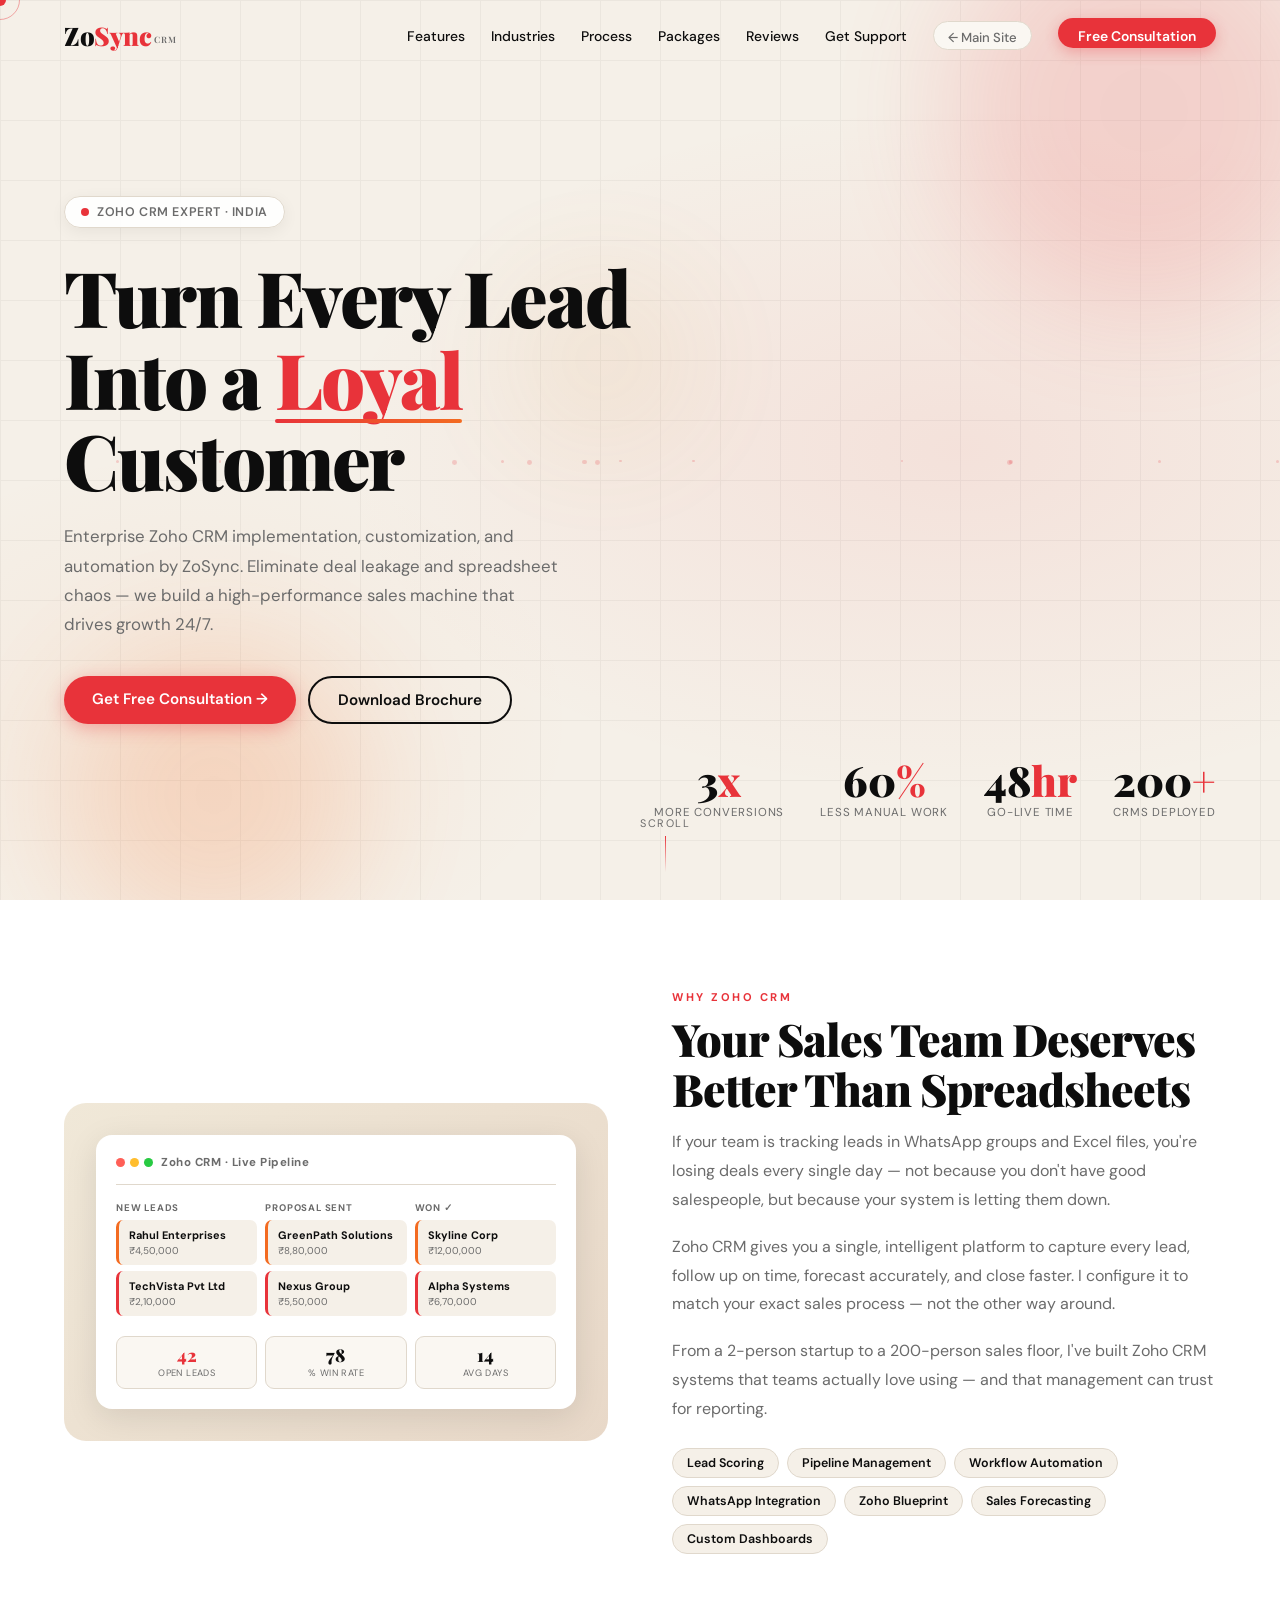
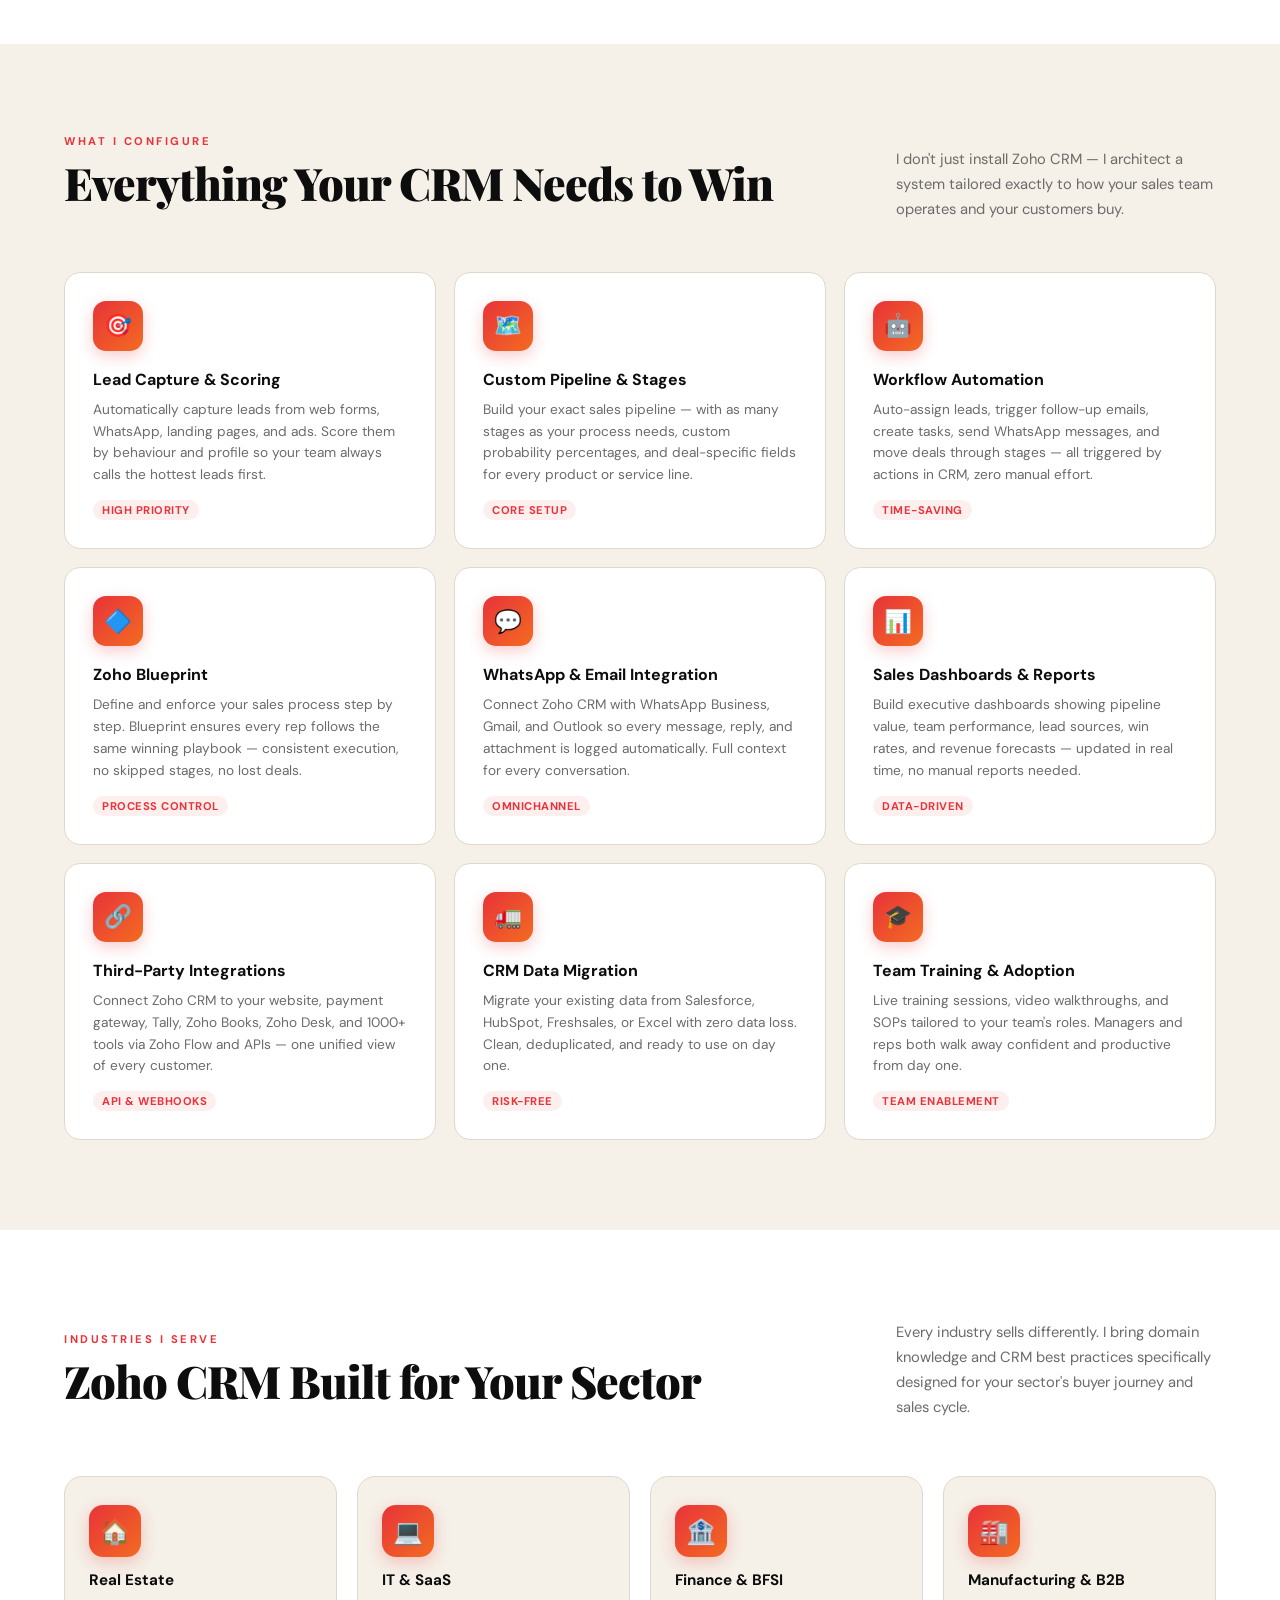
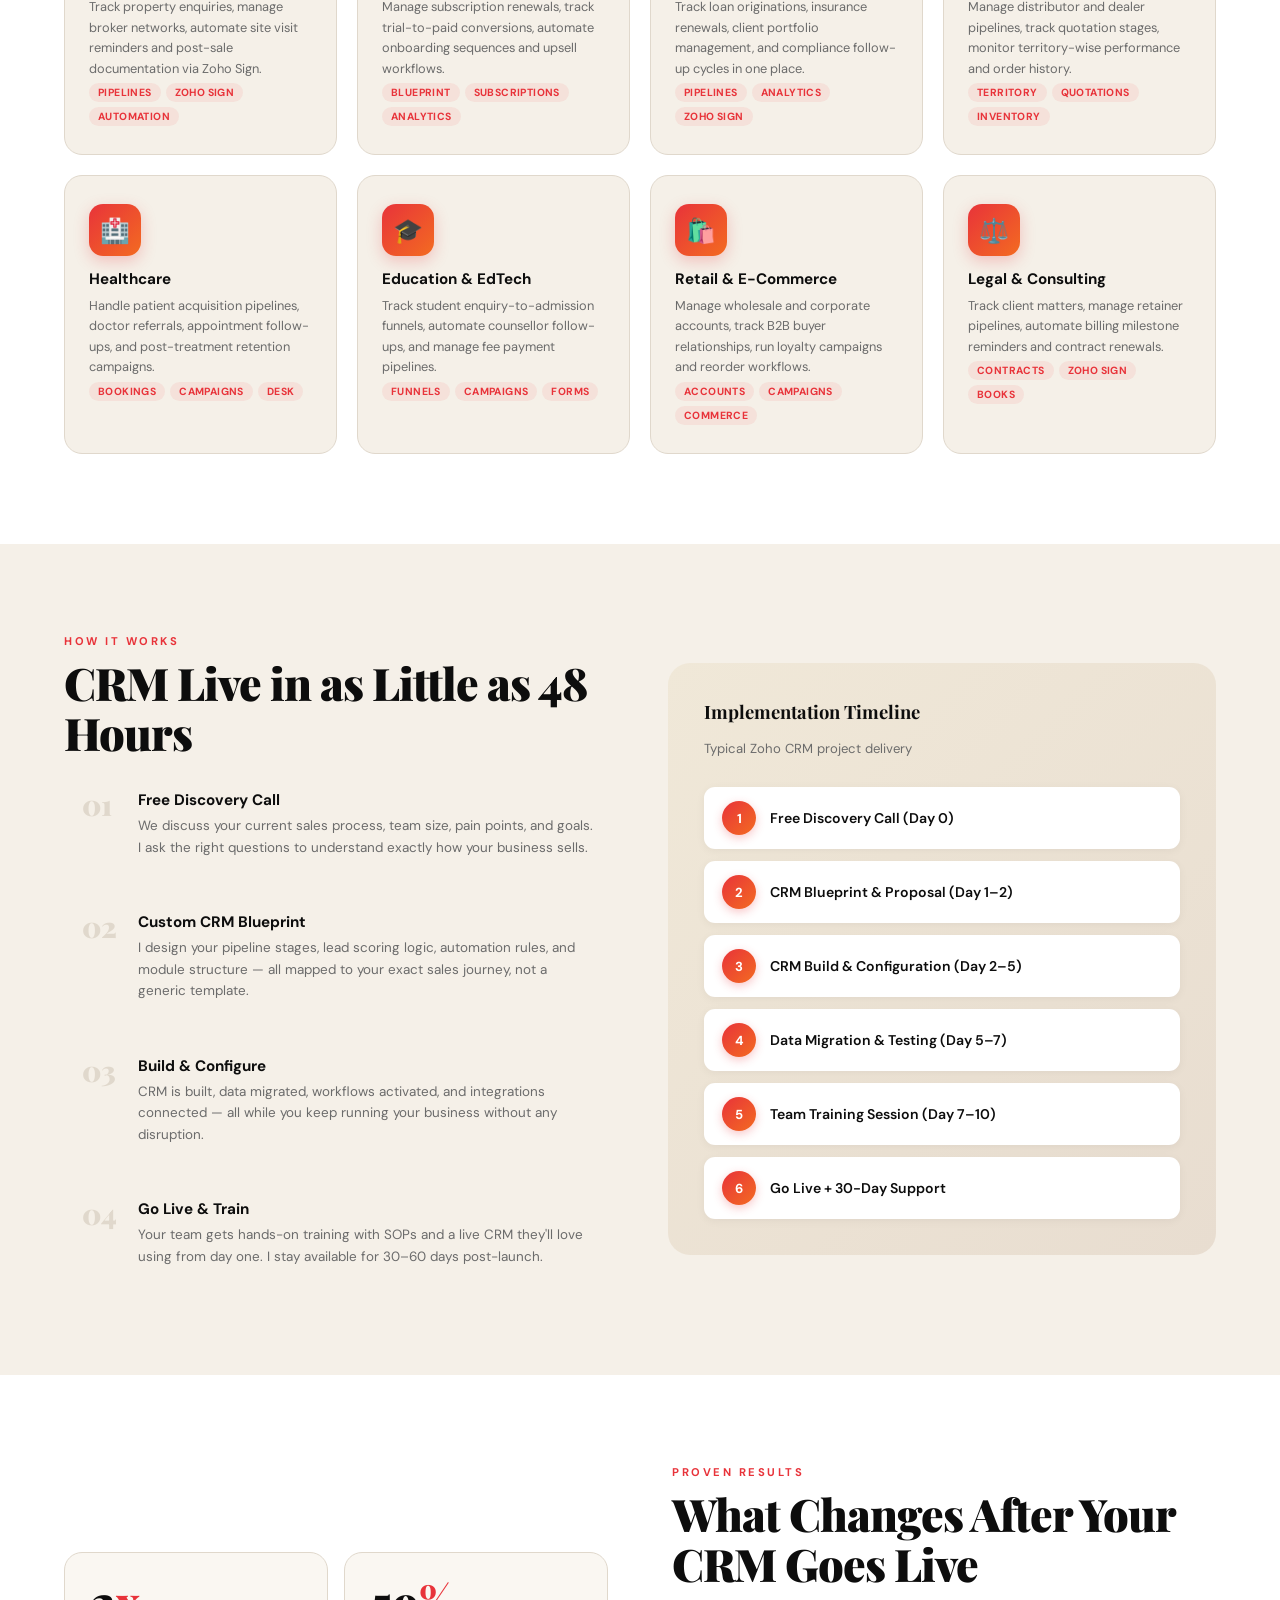
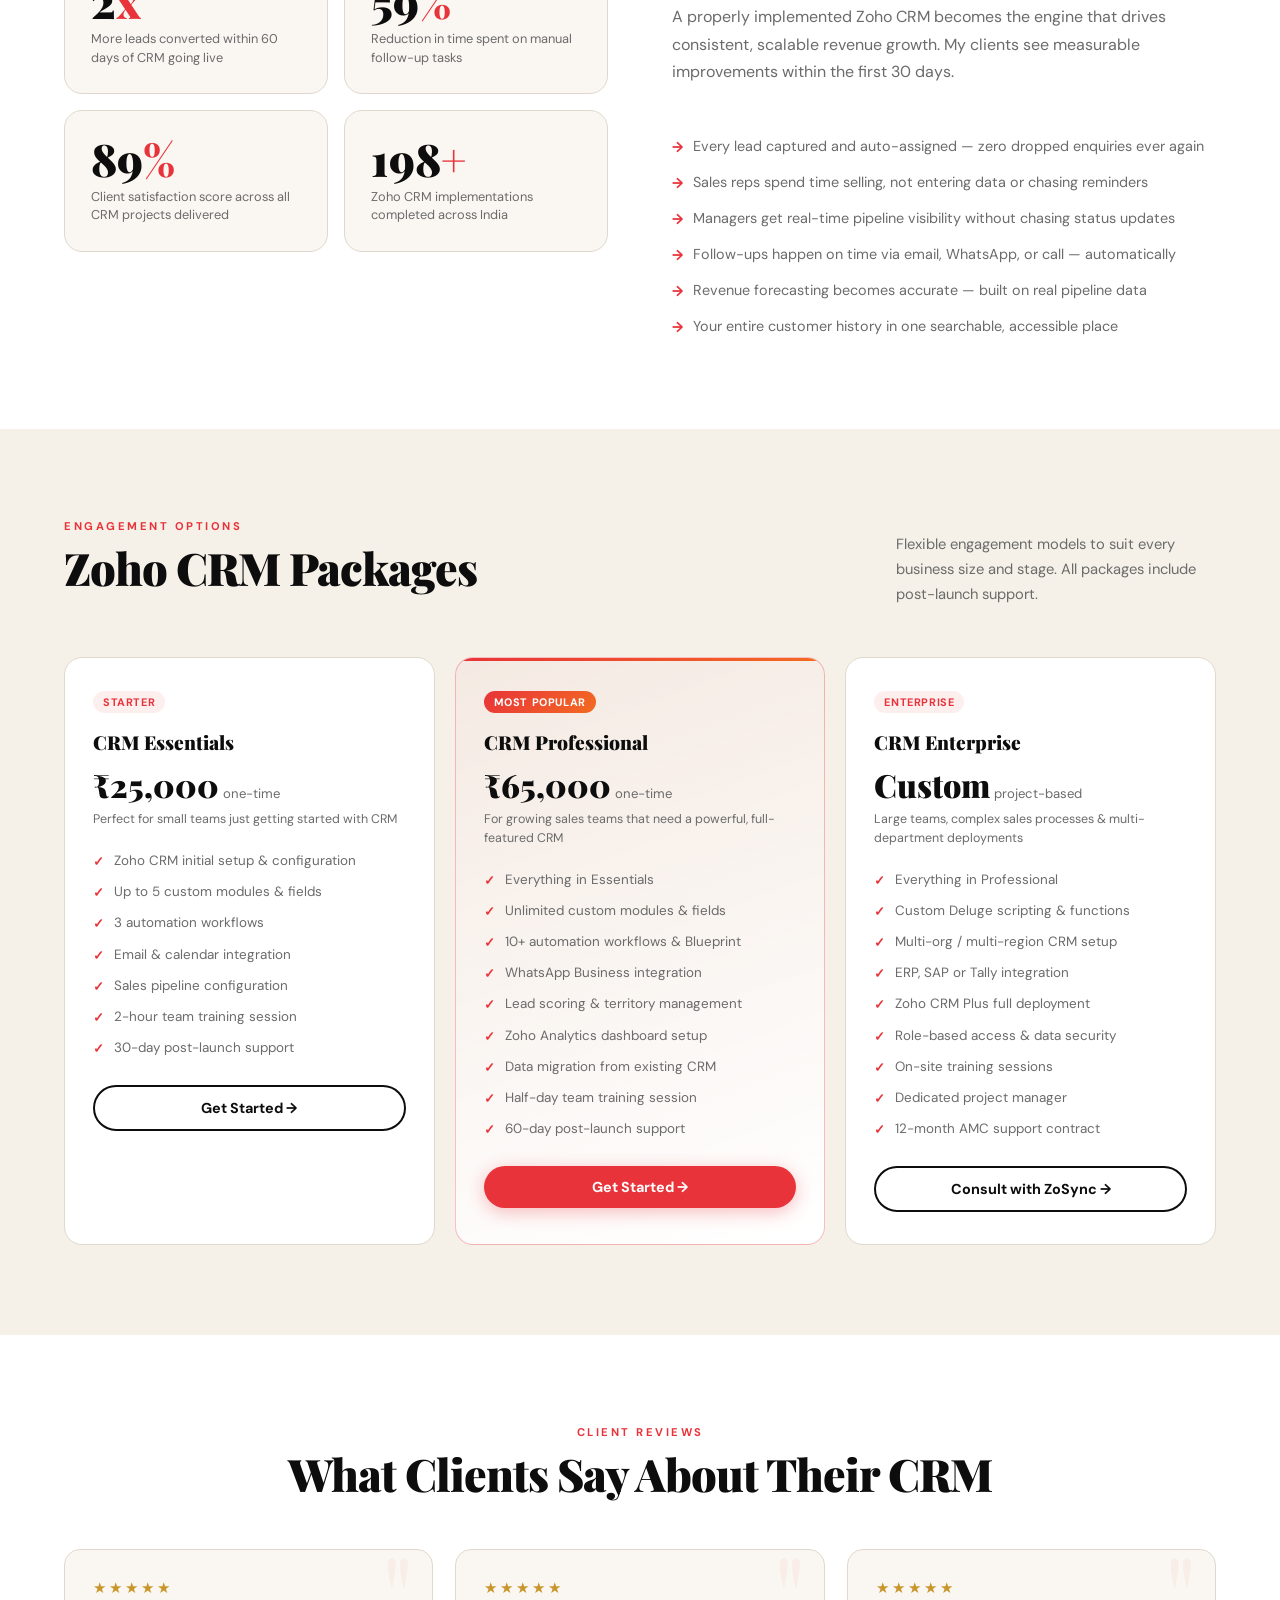
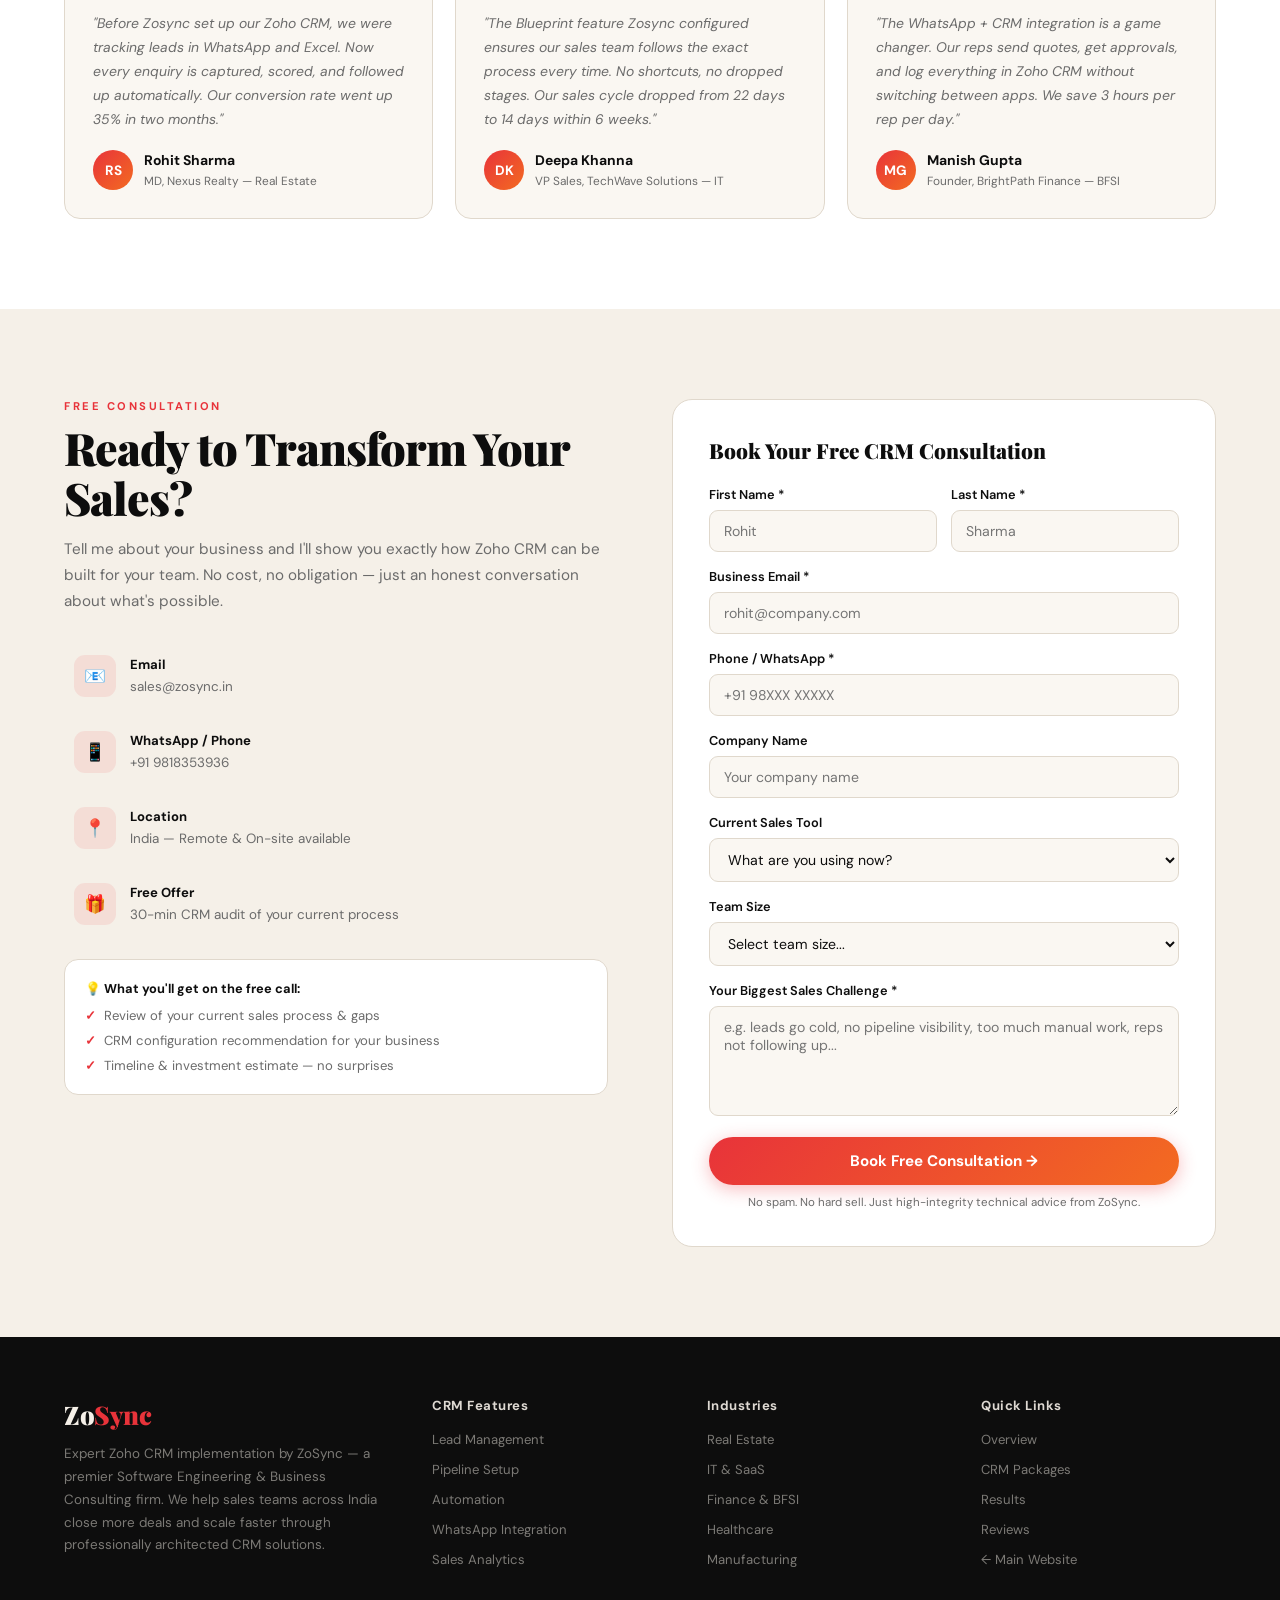
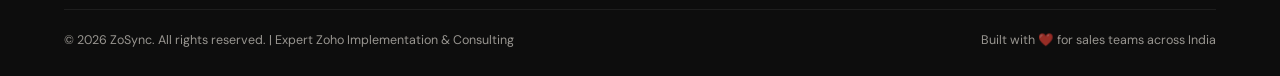
<file: services/zoho-crm.html>
<!DOCTYPE html>
<html lang="en">
<head>
  <!-- Google tag (gtag.js) -->
<script async src="https://www.googletagmanager.com/gtag/js?id=G-4LGYNEG4SE"></script>
<script>
  window.dataLayer = window.dataLayer || [];
  function gtag(){dataLayer.push(arguments);}
  gtag('js', new Date());

  gtag('config', 'G-4LGYNEG4SE');
</script>
<meta charset="UTF-8"/>
<meta name="viewport" content="width=device-width, initial-scale=1.0"/>
<title>Zoho CRM Agency India – Custom Implementation & Automation Solutions | ZoSync</title>
<link rel="preconnect" href="https://fonts.googleapis.com">
<link href="https://fonts.googleapis.com/css2?family=Playfair+Display:wght@700;900&family=DM+Sans:wght@300;400;500;600&display=swap" rel="stylesheet">
<link rel="icon" type="image/png" href="../assets/Zosync-favicon.png">

<style>
  
/* ══════════════════════ ROOT ══════════════════════ */
:root{
  --ink:#0d0d0d;--cream:#f5f0e8;--white:#fff;
  --red:#e8333a;--orange:#f36b21;--gold:#c9962c;
  --muted:#6b6b6b;--border:#e0d8cc;--card:#faf7f2;
}
*,*::before,*::after{box-sizing:border-box;margin:0;padding:0}
html{scroll-behavior:smooth}
body{font-family:'DM Sans',sans-serif;background:var(--cream);color:var(--ink);overflow-x:hidden;width:100%;max-width:100vw}

/* ══════════════════════ CURSOR ══════════════════════ */
#cur,#cur-ring{pointer-events:none;position:fixed;border-radius:50%;z-index:99999;transform:translate(-50%,-50%)}
#cur{width:12px;height:12px;background:var(--red);transition:width .2s,height .2s}
#cur-ring{width:40px;height:40px;border:1.5px solid rgba(232,51,58,.4);z-index:99998;transition:width .3s,height .3s,border-color .3s}
@media(max-width:1024px){#cur,#cur-ring{display:none}body{cursor:auto!important}}

/* ══════════════════════ PROGRESS ══════════════════════ */
#prog{position:fixed;top:0;left:0;height:3px;width:0;z-index:10000;background:linear-gradient(90deg,var(--red),var(--orange));pointer-events:none}

/* ══════════════════════ NAV ══════════════════════ */
nav{
  position:fixed;top:0;left:0;right:0;z-index:999;
  display:flex;align-items:center;justify-content:space-between;
  padding:18px 5%;background:transparent;
  border-bottom:1px solid transparent;
  transition:background .4s,backdrop-filter .4s,border-color .4s,box-shadow .4s,padding .3s;
}
nav.scrolled{
  background:rgba(245,240,232,.95);backdrop-filter:blur(18px);-webkit-backdrop-filter:blur(18px);
  border-color:var(--border);box-shadow:0 4px 30px rgba(0,0,0,.07);padding:12px 5%;
}
.logo{font-family:'Playfair Display',serif;font-size:1.6rem;font-weight:900;letter-spacing:-.5px;color:var(--ink);text-decoration:none}
.logo span{color:var(--red)}
.logo sub{font-size:.55rem;font-weight:600;color:var(--muted);letter-spacing:.8px;vertical-align:middle;margin-left:3px;text-transform:uppercase}
.nav-links{display:flex;align-items:center;gap:26px;list-style:none}
.nav-links a{text-decoration:none;color:var(--ink);font-size:.87rem;font-weight:500;position:relative;padding-bottom:3px;white-space:nowrap}
.nav-links a::after{content:'';position:absolute;bottom:0;left:0;width:0;height:2px;background:var(--red);transition:width .3s ease}
.nav-links a:hover::after{width:100%}
.nav-back{
  display:inline-flex;align-items:center;gap:5px;
  background:var(--card);border:1px solid var(--border)!important;
  padding:7px 14px;border-radius:50px;color:var(--muted)!important;
  font-size:.82rem!important;transition:background .2s,color .2s!important;
}
.nav-back:hover{background:var(--white)!important;color:var(--ink)!important}
.nav-back::after{display:none!important}
.nav-cta{
  background:var(--red)!important;color:#fff!important;
  padding:9px 20px;border-radius:50px;font-weight:600!important;
  box-shadow:0 4px 14px rgba(232,51,58,.3);
  transition:transform .2s,box-shadow .2s,background .2s!important;
}
.nav-cta:hover{background:#c42830!important;transform:translateY(-2px)!important;box-shadow:0 8px 24px rgba(232,51,58,.45)!important}
.nav-cta::after{display:none!important}
.burger{display:none;cursor:pointer;flex-direction:column;gap:5px;padding:4px;z-index:1001}
.burger span{display:block;width:24px;height:2px;background:var(--ink);border-radius:2px;transition:.35s}
.burger.open span:nth-child(1){transform:rotate(45deg) translate(5px,5px)}
.burger.open span:nth-child(2){opacity:0;transform:translateX(-10px)}
.burger.open span:nth-child(3){transform:rotate(-45deg) translate(5px,-5px)}
.nav-drawer{
  display:none;position:fixed;inset:0;
  background:rgba(245,240,232,.98);z-index:998;
  flex-direction:column;align-items:center;justify-content:center;gap:32px;padding:80px 5% 40px;
}
.nav-drawer.open{display:flex;animation:drawerIn .3s ease}
@keyframes drawerIn{from{opacity:0;transform:translateY(-20px)}to{opacity:1;transform:translateY(0)}}
.nav-drawer a{font-size:1.5rem;font-family:'Playfair Display',serif;font-weight:700;text-decoration:none;color:var(--ink);transition:color .2s}
.nav-drawer a:hover{color:var(--red)}
.nav-drawer .drawer-cta{background:var(--red);color:#fff!important;padding:14px 36px;border-radius:50px;font-size:1rem!important;font-family:'DM Sans',sans-serif!important;font-weight:700!important;box-shadow:0 4px 20px rgba(232,51,58,.35)}

/* ══════════════════════ HERO ══════════════════════ */
#hero{min-height:100vh;display:flex;align-items:center;padding:120px 5% 100px;position:relative;overflow:hidden}
.hero-bg{position:absolute;inset:0;z-index:0;background:radial-gradient(ellipse 70% 55% at 75% 50%,rgba(232,51,58,.08),transparent 70%),radial-gradient(ellipse 50% 50% at 15% 80%,rgba(243,107,33,.06),transparent 60%)}
.hero-grid{position:absolute;inset:0;z-index:0;opacity:.04;background-image:linear-gradient(var(--ink) 1px,transparent 1px),linear-gradient(90deg,var(--ink) 1px,transparent 1px);background-size:60px 60px;animation:gridMove 20s linear infinite}
@keyframes gridMove{0%{background-position:0 0}100%{background-position:60px 60px}}
.orb{position:absolute;border-radius:50%;filter:blur(60px);opacity:.16;animation:orbF 8s ease-in-out infinite;pointer-events:none}
.o1{width:400px;height:400px;background:var(--red);top:-10%;right:-5%}
.o2{width:300px;height:300px;background:var(--orange);bottom:-5%;left:5%;animation-delay:3s}
.o3{width:180px;height:180px;background:var(--gold);top:30%;left:40%;animation-delay:6s;opacity:.08}
@keyframes orbF{0%,100%{transform:translateY(0) scale(1)}50%{transform:translateY(-28px) scale(1.04)}}
.particle{position:absolute;border-radius:50%;background:var(--red);opacity:.2;pointer-events:none;animation:pDrift linear infinite}
@keyframes pDrift{0%{transform:translateY(100vh);opacity:0}10%{opacity:.2}90%{opacity:.2}100%{transform:translateY(-80px) translateX(50px);opacity:0}}

.hero-content{position:relative;z-index:2;max-width:680px;width:100%}
.hero-badge{display:inline-flex;align-items:center;gap:8px;background:rgba(255,255,255,.9);border:1px solid var(--border);padding:7px 16px;border-radius:50px;font-size:.78rem;font-weight:600;letter-spacing:.6px;color:var(--muted);text-transform:uppercase;margin-bottom:28px;animation:fUp .7s .1s ease both;box-shadow:0 4px 16px rgba(0,0,0,.06)}
.dot{width:8px;height:8px;border-radius:50%;background:var(--red);flex-shrink:0;animation:dotP 2s infinite}
@keyframes dotP{0%,100%{box-shadow:0 0 0 0 rgba(232,51,58,.5)}70%{box-shadow:0 0 0 8px rgba(232,51,58,0)}}
h1{font-family:'Playfair Display',serif;font-size:clamp(2.4rem,6vw,5.2rem);font-weight:900;line-height:1.06;letter-spacing:-2px;margin-bottom:22px;animation:fUp .7s .25s ease both}
h1 em{font-style:normal;color:var(--red);position:relative;display:inline-block}
h1 em::after{content:'';position:absolute;bottom:-4px;left:0;right:0;height:4px;background:linear-gradient(90deg,var(--red),var(--orange));border-radius:2px;transform:scaleX(0);transform-origin:left;animation:ulG 1s 1.1s ease forwards}
@keyframes ulG{to{transform:scaleX(1)}}
.hero-sub{font-size:1.05rem;color:var(--muted);line-height:1.75;max-width:500px;margin-bottom:36px;animation:fUp .7s .4s ease both}
.hero-btns{display:flex;gap:12px;flex-wrap:wrap;animation:fUp .7s .55s ease both}
.btn-p{background:var(--red);color:#fff;padding:13px 28px;border-radius:50px;font-weight:600;font-size:.95rem;text-decoration:none;display:inline-block;transition:transform .25s,box-shadow .25s;box-shadow:0 4px 18px rgba(232,51,58,.35)}
.btn-p:hover{transform:translateY(-3px);box-shadow:0 10px 32px rgba(232,51,58,.5)}
.btn-s{background:transparent;color:var(--ink);padding:12px 28px;border-radius:50px;font-weight:600;font-size:.95rem;text-decoration:none;display:inline-block;border:2px solid var(--ink);transition:background .25s,color .25s,transform .25s}
.btn-s:hover{background:var(--ink);color:var(--cream);transform:translateY(-3px)}
.hero-stats{position:absolute;right:5%;bottom:80px;z-index:2;display:flex;gap:36px;animation:fUp .7s .7s ease both}
.stat{text-align:center}
.snum{font-family:'Playfair Display',serif;font-size:2.6rem;font-weight:900;line-height:1;color:var(--ink)}
.snum span{color:var(--red)}
.slabel{font-size:.72rem;color:var(--muted);text-transform:uppercase;letter-spacing:.8px;margin-top:4px}
.scroll-hint{position:absolute;bottom:28px;left:50%;transform:translateX(-50%);z-index:2;display:flex;flex-direction:column;align-items:center;gap:6px;animation:fUp .7s .9s ease both}
.scroll-hint span{font-size:.68rem;letter-spacing:1.5px;text-transform:uppercase;color:var(--muted)}
.scroll-line{width:1px;height:36px;background:linear-gradient(var(--red),transparent);animation:sL 1.8s ease-in-out infinite}
@keyframes sL{0%,100%{opacity:1}50%{opacity:.3}}
@keyframes fUp{from{opacity:0;transform:translateY(26px)}to{opacity:1;transform:translateY(0)}}

/* ══════════════════════ SECTIONS ══════════════════════ */
section{padding:90px 5%;width:100%}
.sec-lbl{font-size:.7rem;font-weight:700;letter-spacing:2.5px;text-transform:uppercase;color:var(--red);margin-bottom:10px}
.sec-title{font-family:'Playfair Display',serif;font-size:clamp(1.8rem,3.5vw,3rem);font-weight:900;letter-spacing:-1px;line-height:1.12;margin-bottom:14px}
.sec-sub{color:var(--muted);font-size:1rem;line-height:1.7;max-width:500px;margin-bottom:50px}

/* ══════════════════════ REVEAL / STAGGER ══════════════════════ */
.reveal{opacity:0;transform:translateY(36px);transition:opacity .75s cubic-bezier(.25,.46,.45,.94),transform .75s cubic-bezier(.25,.46,.45,.94)}
.reveal.fl{transform:translateX(-44px)}
.reveal.fr{transform:translateX(44px)}
.reveal.vis{opacity:1!important;transform:translate(0)!important}
.stag>*{opacity:0;transform:translateY(28px);transition:opacity .55s ease,transform .55s ease}
.stag.vis>*:nth-child(1){opacity:1;transform:none;transition-delay:.04s}
.stag.vis>*:nth-child(2){opacity:1;transform:none;transition-delay:.12s}
.stag.vis>*:nth-child(3){opacity:1;transform:none;transition-delay:.2s}
.stag.vis>*:nth-child(4){opacity:1;transform:none;transition-delay:.28s}
.stag.vis>*:nth-child(5){opacity:1;transform:none;transition-delay:.36s}
.stag.vis>*:nth-child(6){opacity:1;transform:none;transition-delay:.44s}
.stag.vis>*:nth-child(7){opacity:1;transform:none;transition-delay:.52s}
.stag.vis>*:nth-child(8){opacity:1;transform:none;transition-delay:.6s}
.stag.vis>*:nth-child(n+9){opacity:1;transform:none;transition-delay:.68s}

/* ══════════════════════ WHY CRM (same as about) ══════════════════════ */
#why-crm{background:var(--white)}
.about-grid{display:grid;grid-template-columns:1fr 1fr;gap:64px;align-items:center}

/* CRM Visual Panel (replaces KP avatar) */
.crm-visual{
  position:relative;border-radius:22px;overflow:hidden;
  background:linear-gradient(135deg,#f0e8d8,#e8d8c8);
  display:flex;align-items:center;justify-content:center;
  padding:32px;transition:transform .5s ease;
}
.crm-visual:hover{transform:rotate(-1deg) scale(1.01)}
.crm-board{width:100%;background:var(--white);border-radius:16px;padding:20px;box-shadow:0 8px 32px rgba(0,0,0,.1)}
.crm-board-top{display:flex;align-items:center;gap:8px;margin-bottom:16px;padding-bottom:14px;border-bottom:1px solid var(--border)}
.crm-dots{display:flex;gap:5px}
.crm-dots span{width:9px;height:9px;border-radius:50%}
.crm-dots span:nth-child(1){background:#ff5f57}
.crm-dots span:nth-child(2){background:#ffbd2e}
.crm-dots span:nth-child(3){background:#28ca42}
.crm-board-title{font-size:.72rem;font-weight:700;color:var(--muted);letter-spacing:.5px}
.pipeline-cols{display:grid;grid-template-columns:repeat(3,1fr);gap:8px;margin-bottom:14px}
.pcol-head{font-size:.6rem;font-weight:700;letter-spacing:.8px;text-transform:uppercase;color:var(--muted);margin-bottom:6px}
.pcard{background:var(--cream);border-radius:7px;padding:8px 10px;margin-bottom:6px;border-left:3px solid var(--red);transition:transform .2s}
.pcard:hover{transform:translateX(2px)}
.pcard:nth-child(2){border-left-color:var(--orange)}
.pcard-name{font-size:.68rem;font-weight:700;color:var(--ink);margin-bottom:2px;white-space:nowrap;overflow:hidden;text-overflow:ellipsis}
.pcard-val{font-size:.62rem;color:var(--muted)}
.crm-mini-stats{display:grid;grid-template-columns:repeat(3,1fr);gap:8px}
.cstat{background:var(--card);border:1px solid var(--border);border-radius:9px;padding:9px;text-align:center}
.cstat-n{font-family:'Playfair Display',serif;font-size:1.1rem;font-weight:900;color:var(--ink);line-height:1}
.cstat-n.red{color:var(--red)}
.cstat-l{font-size:.58rem;color:var(--muted);text-transform:uppercase;letter-spacing:.4px;margin-top:3px}

.about-corner{position:absolute;bottom:20px;right:20px;background:#fff;padding:12px 18px;border-radius:12px;box-shadow:0 4px 20px rgba(0,0,0,.12);font-size:.82rem;font-weight:600}
.about-corner span{color:var(--red);font-size:1.2rem;display:block}

.about-text p{color:var(--muted);line-height:1.8;margin-bottom:18px}
.chips{display:flex;flex-wrap:wrap;gap:8px;margin-top:24px}
.chip{padding:6px 14px;border-radius:50px;font-size:.78rem;font-weight:600;border:1.5px solid var(--border);color:var(--ink);background:var(--cream);transition:background .2s,border-color .2s,transform .2s;cursor:default}
.chip:hover{background:var(--red);color:#fff;border-color:var(--red);transform:translateY(-2px)}

/* ══════════════════════ FEATURES (same as services) ══════════════════════ */
#features{background:var(--cream)}
.svc-intro{display:flex;justify-content:space-between;align-items:flex-end;gap:32px;margin-bottom:50px;flex-wrap:wrap}
.svc-intro .r{max-width:320px;color:var(--muted);line-height:1.7;font-size:.92rem}
.svc-grid{display:grid;grid-template-columns:repeat(auto-fill,minmax(280px,1fr));gap:18px}
.svc-card{background:var(--white);border:1px solid var(--border);border-radius:16px;padding:28px;cursor:pointer;transition:transform .3s,box-shadow .3s,border-color .3s;position:relative;overflow:hidden}
.svc-card::before{content:'';position:absolute;top:0;left:0;right:0;height:3px;background:linear-gradient(90deg,var(--red),var(--orange));transform:scaleX(0);transform-origin:left;transition:transform .35s ease}
.svc-card:hover{transform:translateY(-5px);box-shadow:0 14px 40px rgba(0,0,0,.1);border-color:transparent}
.svc-card:hover::before{transform:scaleX(1)}
.svc-icon{width:50px;height:50px;border-radius:13px;background:linear-gradient(135deg,var(--red),var(--orange));display:flex;align-items:center;justify-content:center;font-size:1.4rem;margin-bottom:18px;box-shadow:0 5px 15px rgba(232,51,58,.25);transition:transform .3s}
.svc-card:hover .svc-icon{transform:scale(1.1) rotate(-4deg)}
.svc-card h3{font-size:1rem;font-weight:700;margin-bottom:9px}
.svc-card p{font-size:.855rem;color:var(--muted);line-height:1.6}
.svc-tag{display:inline-block;margin-top:14px;font-size:.7rem;font-weight:700;letter-spacing:.5px;text-transform:uppercase;color:var(--red);padding:3px 9px;background:rgba(232,51,58,.08);border-radius:50px}

/* ══════════════════════ WHO (same as industries) ══════════════════════ */
#who{background:var(--white);position:relative;overflow:hidden}
.ind-head{display:flex;justify-content:space-between;align-items:flex-end;gap:32px;margin-bottom:56px;flex-wrap:wrap}
.ind-head .r{max-width:320px;color:var(--muted);line-height:1.7;font-size:.92rem}
.ind-grid{display:grid;grid-template-columns:repeat(4,1fr);gap:20px}
.ind-card{background:var(--cream);border:1px solid var(--border);border-radius:18px;padding:28px 24px;cursor:pointer;transition:transform .3s,box-shadow .3s,background .3s,border-color .3s;display:flex;flex-direction:column;gap:14px}
.ind-card:hover{transform:translateY(-6px);box-shadow:0 16px 44px rgba(0,0,0,.1);background:var(--white);border-color:rgba(232,51,58,.25)}
.ind-icon-wrap{width:52px;height:52px;border-radius:14px;background:linear-gradient(135deg,var(--red),var(--orange));display:flex;align-items:center;justify-content:center;font-size:1.5rem;box-shadow:0 5px 15px rgba(232,51,58,.25);transition:transform .3s}
.ind-card:hover .ind-icon-wrap{transform:scale(1.1) rotate(-5deg)}
.ind-card h3{font-size:.95rem;font-weight:700;color:var(--ink);margin-bottom:6px;line-height:1.3}
.ind-card p{font-size:.8rem;color:var(--muted);line-height:1.6}
.ind-tags{display:flex;flex-wrap:wrap;gap:5px;margin-top:4px}
.ind-tag{font-size:.65rem;font-weight:700;letter-spacing:.4px;text-transform:uppercase;padding:3px 9px;border-radius:50px;background:rgba(232,51,58,.08);color:var(--red)}

/* ══════════════════════ PROCESS (same as why-us visual) ══════════════════════ */
#process{background:var(--cream)}
.why-grid{display:grid;grid-template-columns:1fr 1fr;gap:56px;align-items:center}
.why-list{display:flex;flex-direction:column;gap:18px}
.why-item{display:flex;gap:18px;align-items:flex-start;padding:18px;border-radius:12px;transition:background .28s,transform .28s}
.why-item:hover{background:var(--white);transform:translateX(6px)}
.why-n{font-family:'Playfair Display',serif;font-size:1.8rem;font-weight:900;color:var(--border);line-height:1;min-width:38px;transition:color .28s}
.why-item:hover .why-n{color:var(--red)}
.why-item h4{font-size:.95rem;font-weight:700;margin-bottom:5px}
.why-item p{font-size:.84rem;color:var(--muted);line-height:1.6}
.why-vis{background:linear-gradient(135deg,#f0e8d8,#e8ddd0);border-radius:22px;padding:36px;display:flex;flex-direction:column;gap:12px}
.pstep{display:flex;align-items:center;gap:14px;background:#fff;border-radius:11px;padding:14px 18px;box-shadow:0 2px 10px rgba(0,0,0,.05);transition:transform .28s,box-shadow .28s}
.pstep:hover{transform:translateX(5px);box-shadow:0 5px 20px rgba(0,0,0,.09)}
.pdot{width:34px;height:34px;border-radius:50%;background:linear-gradient(135deg,var(--red),var(--orange));display:flex;align-items:center;justify-content:center;color:#fff;font-weight:700;font-size:.82rem;flex-shrink:0;box-shadow:0 3px 10px rgba(232,51,58,.28)}
.ptxt{font-size:.88rem;font-weight:600}
.parr{margin-left:auto;color:var(--muted);opacity:0;transition:opacity .28s,transform .28s}
.pstep:hover .parr{opacity:1;transform:translateX(4px)}

/* ══════════════════════ RESULTS (same as stats) ══════════════════════ */
#results{background:var(--white)}
.results-inner{display:grid;grid-template-columns:1fr 1fr;gap:64px;align-items:center}
.result-stats-grid{display:grid;grid-template-columns:1fr 1fr;gap:16px}
.rstat{
  background:var(--card);border:1px solid var(--border);border-radius:18px;
  padding:26px;position:relative;overflow:hidden;
  transition:transform .3s,box-shadow .3s;
}
.rstat::before{content:'';position:absolute;top:0;left:0;right:0;height:3px;background:linear-gradient(90deg,var(--red),var(--orange));transform:scaleX(0);transform-origin:left;transition:transform .4s ease}
.rstat:hover{transform:translateY(-4px);box-shadow:0 12px 36px rgba(0,0,0,.08)}
.rstat:hover::before{transform:scaleX(1)}
.rstat-val{font-family:'Playfair Display',serif;font-size:2.8rem;font-weight:900;line-height:1;color:var(--ink);margin-bottom:6px}
.rstat-val span{color:var(--red)}
.rstat-label{font-size:.8rem;color:var(--muted);line-height:1.45}
.results-text .sec-sub{max-width:100%}
.result-list{list-style:none;display:flex;flex-direction:column;gap:12px;margin-top:8px}
.result-list li{display:flex;align-items:flex-start;gap:10px;font-size:.9rem;color:var(--muted);line-height:1.6}
.result-list li::before{content:'→';color:var(--red);font-weight:700;flex-shrink:0;margin-top:1px}

/* ══════════════════════ PACKAGES (same as service cards) ══════════════════════ */
#packages{background:var(--cream)}
.pkg-intro{display:flex;justify-content:space-between;align-items:flex-end;gap:32px;margin-bottom:50px;flex-wrap:wrap}
.pkg-intro .r{max-width:320px;color:var(--muted);line-height:1.7;font-size:.92rem}
.pkg-grid{display:grid;grid-template-columns:repeat(3,1fr);gap:20px}
.pkg-card{
  background:var(--white);border:1px solid var(--border);
  border-radius:18px;padding:32px 28px;
  position:relative;overflow:hidden;
  transition:transform .3s,box-shadow .3s,border-color .3s;
}
.pkg-card::before{content:'';position:absolute;top:0;left:0;right:0;height:3px;background:linear-gradient(90deg,var(--red),var(--orange));transform:scaleX(0);transform-origin:left;transition:transform .35s ease}
.pkg-card.featured{border-color:rgba(232,51,58,.3);background:linear-gradient(160deg,rgba(232,51,58,.03),var(--white))}
.pkg-card.featured::before{transform:scaleX(1)}
.pkg-card:hover{transform:translateY(-6px);box-shadow:0 16px 44px rgba(0,0,0,.1);border-color:rgba(232,51,58,.2)}
.pkg-badge{display:inline-block;font-size:.68rem;font-weight:700;letter-spacing:.6px;text-transform:uppercase;padding:4px 10px;border-radius:50px;background:rgba(232,51,58,.08);color:var(--red);margin-bottom:16px}
.pkg-badge.featured-badge{background:linear-gradient(135deg,var(--red),var(--orange));color:#fff}
.pkg-name{font-family:'Playfair Display',serif;font-size:1.2rem;font-weight:900;color:var(--ink);margin-bottom:8px}
.pkg-price{margin-bottom:4px}
.pkg-price strong{font-family:'Playfair Display',serif;font-size:2rem;font-weight:900;color:var(--ink)}
.pkg-price span{font-size:.82rem;color:var(--muted);margin-left:4px}
.pkg-sub{font-size:.78rem;color:var(--muted);margin-bottom:22px;line-height:1.5}
.pkg-features{list-style:none;display:flex;flex-direction:column;gap:10px;margin-bottom:26px}
.pkg-features li{display:flex;align-items:flex-start;gap:10px;font-size:.84rem;color:var(--muted);line-height:1.5}
.pkg-features li::before{content:'✓';color:var(--red);font-weight:700;flex-shrink:0;margin-top:1px}
.pkg-cta{display:block;text-align:center;text-decoration:none;padding:12px;border-radius:50px;font-weight:700;font-size:.9rem;transition:transform .2s,box-shadow .2s,background .2s}
.pkg-cta.primary{background:var(--red);color:#fff;box-shadow:0 4px 18px rgba(232,51,58,.32)}
.pkg-cta.primary:hover{transform:translateY(-2px);box-shadow:0 8px 28px rgba(232,51,58,.48)}
.pkg-cta.outline{border:2px solid var(--ink);color:var(--ink);background:transparent}
.pkg-cta.outline:hover{background:var(--ink);color:var(--cream)}

/* ══════════════════════ TESTIMONIALS (identical) ══════════════════════ */
#testimonials{background:var(--white)}
.tgrid{display:grid;grid-template-columns:repeat(auto-fill,minmax(280px,1fr));gap:22px}
.tcard{background:var(--card);border:1px solid var(--border);border-radius:16px;padding:28px;transition:transform .3s,box-shadow .3s;position:relative;overflow:hidden}
.tcard::before{content:'"';position:absolute;top:-12px;right:18px;font-size:7rem;font-family:'Playfair Display',serif;color:rgba(232,51,58,.05);line-height:1;pointer-events:none}
.tcard:hover{transform:translateY(-5px);box-shadow:0 14px 40px rgba(0,0,0,.09)}
.stars{color:var(--gold);font-size:.95rem;margin-bottom:14px;letter-spacing:3px}
.tcard p{font-size:.87rem;color:var(--muted);line-height:1.72;font-style:italic;margin-bottom:18px}
.tauthor{display:flex;align-items:center;gap:11px}
.tav{width:40px;height:40px;border-radius:50%;background:linear-gradient(135deg,var(--red),var(--orange));display:flex;align-items:center;justify-content:center;color:#fff;font-weight:700;font-size:.85rem;flex-shrink:0}
.tinfo strong{font-size:.87rem;display:block}
.tinfo span{font-size:.74rem;color:var(--muted)}

/* ══════════════════════ CONTACT (identical) ══════════════════════ */
#contact{background:var(--cream)}
.cgrid{display:grid;grid-template-columns:1fr 1fr;gap:64px;align-items:start}
.cinfo-p{color:var(--muted);line-height:1.7;margin-bottom:30px;font-size:.95rem}
.cdet{display:flex;gap:14px;align-items:center;margin-bottom:14px;padding:10px;border-radius:11px;transition:background .22s,transform .22s}
.cdet:hover{background:var(--white);transform:translateX(5px)}
.cdet-icon{width:42px;height:42px;border-radius:11px;background:rgba(232,51,58,.1);display:flex;align-items:center;justify-content:center;font-size:1.1rem;flex-shrink:0;transition:background .22s}
.cdet:hover .cdet-icon{background:var(--red)}
.cdet-txt strong{font-size:.82rem;display:block;margin-bottom:2px}
.cdet-txt span{font-size:.84rem;color:var(--muted)}
.cform{background:var(--white);border:1px solid var(--border);border-radius:20px;padding:36px}
.frow{display:grid;grid-template-columns:1fr 1fr;gap:14px}
.fg{margin-bottom:16px}
.fg label{display:block;font-size:.8rem;font-weight:600;margin-bottom:7px;color:var(--ink)}
.fg input,.fg select,.fg textarea{width:100%;padding:11px 14px;border:1.5px solid var(--border);border-radius:9px;font-family:'DM Sans',sans-serif;font-size:.88rem;background:var(--card);color:var(--ink);transition:border-color .22s,box-shadow .22s;outline:none}
.fg input:focus,.fg select:focus,.fg textarea:focus{border-color:var(--red);box-shadow:0 0 0 3px rgba(232,51,58,.1);background:#fff}
.fg textarea{resize:vertical;min-height:110px}
.fsub{width:100%;padding:14px;border:none;border-radius:50px;background:linear-gradient(135deg,var(--red),var(--orange));color:#fff;font-size:.95rem;font-weight:700;cursor:pointer;transition:transform .25s,box-shadow .25s;font-family:'DM Sans',sans-serif;box-shadow:0 4px 18px rgba(232,51,58,.32)}
.fsub:hover{transform:translateY(-3px);box-shadow:0 9px 30px rgba(232,51,58,.48)}

/* ══════════════════════ TOAST ══════════════════════ */
.toast{position:fixed;bottom:28px;right:28px;z-index:9999;background:#1a1a1a;color:#fff;padding:14px 22px;border-radius:12px;font-size:.88rem;font-weight:500;box-shadow:0 8px 32px rgba(0,0,0,.3);transform:translateY(100px) scale(.9);opacity:0;transition:transform .42s cubic-bezier(.175,.885,.32,1.275),opacity .32s;display:flex;align-items:center;gap:9px}
.toast.show{transform:translateY(0) scale(1);opacity:1}

/* ══════════════════════ FOOTER (identical) ══════════════════════ */
footer{background:var(--ink);color:rgba(245,240,232,.6);padding:60px 5% 28px}
.ftop{display:grid;grid-template-columns:1.4fr 1fr 1fr 1fr;gap:40px;margin-bottom:40px}
.fbrand p{margin-top:12px;font-size:.84rem;line-height:1.7;color:rgba(245,240,232,.48)}
.fcol h5{color:rgba(245,240,232,.9);font-size:.82rem;font-weight:700;margin-bottom:14px;letter-spacing:.5px}
.fcol ul{list-style:none;display:flex;flex-direction:column;gap:9px}
.fcol ul a{text-decoration:none;color:rgba(245,240,232,.48);font-size:.82rem;transition:color .22s,transform .22s;display:inline-block}
.fcol ul a:hover{color:var(--orange);transform:translateX(4px)}
.fbot{border-top:1px solid rgba(255,255,255,.07);padding-top:22px;display:flex;justify-content:space-between;align-items:center;flex-wrap:wrap;gap:10px;font-size:.78rem}

/* ══════════════════════ RESPONSIVE TABLET ══════════════════════ */
@media(max-width:1024px){
  .nav-links{display:none}
  .burger{display:flex}
  #hero{padding:100px 5% 80px;flex-direction:column;align-items:flex-start}
  .hero-stats{position:relative;right:auto;bottom:auto;margin-top:40px;flex-wrap:wrap;gap:28px;width:100%}
  .scroll-hint{display:none}
  .o1{width:280px;height:280px}.o2{width:200px;height:200px}.o3{display:none}
  .about-grid,.results-inner,.cgrid,.why-grid{grid-template-columns:1fr;gap:40px}
  .crm-visual{max-width:480px;margin:0 auto;width:100%}
  .ind-grid{grid-template-columns:repeat(2,1fr)}
  .ind-head{flex-direction:column;gap:12px}.ind-head .r{max-width:100%}
  .pkg-grid{grid-template-columns:1fr;max-width:460px;margin:0 auto}
  .svc-intro{flex-direction:column;gap:16px}.svc-intro .r{max-width:100%}
  .pkg-intro{flex-direction:column;gap:16px}.pkg-intro .r{max-width:100%}
  .ftop{grid-template-columns:1fr 1fr;gap:32px}
  .result-stats-grid{grid-template-columns:1fr 1fr}
}
@media(max-width:600px){
  section{padding:70px 4%}
  nav{padding:14px 4%}
  nav.scrolled{padding:10px 4%}
  #hero{padding:90px 4% 70px;gap:36px}
  h1{font-size:clamp(2rem,9vw,2.8rem);letter-spacing:-1px}
  .hero-sub{font-size:.95rem}
  .hero-btns{gap:10px}
  .btn-p,.btn-s{padding:11px 22px;font-size:.88rem}
  .hero-stats{gap:20px}.snum{font-size:2rem}
  .orb{display:none}
  .svc-grid{grid-template-columns:1fr}
  .ind-grid{grid-template-columns:1fr}
  .tgrid{grid-template-columns:1fr}
  .frow{grid-template-columns:1fr}
  .cform{padding:24px 18px}
  .ftop{grid-template-columns:1fr}
  .fbot{flex-direction:column;text-align:center;gap:6px}
  .toast{bottom:16px;right:16px;left:16px}
  .result-stats-grid{grid-template-columns:1fr 1fr}
  .pipeline-cols{grid-template-columns:repeat(2,1fr)}
}
</style>
</head>
<body>

<div id="cur"></div>
<div id="cur-ring"></div>
<div id="prog"></div>

<!-- ══════════ NAV ══════════ -->
<nav id="nav">
  <a href="../index.html" class="logo">Zo<span>Sync</span><sub>CRM</sub></a>
  <ul class="nav-links">
    
    <li><a href="#features">Features</a></li>
    <li><a href="#who">Industries</a></li>
    <li><a href="#process">Process</a></li>
    <li><a href="#packages">Packages</a></li>
    <li><a href="#testimonials">Reviews</a></li>
        <li><a href="zoho-amc.html">Get Support</a></li>

    <li><a href="../index.html" class="nav-back">← Main Site</a></li>
    <li><a href="#contact" class="nav-cta">Free Consultation</a></li>
  </ul>
  <div class="burger" id="burger"><span></span><span></span><span></span></div>
</nav>

<div class="nav-drawer" id="navDrawer">
  
  <a href="#features" class="dl">Features</a>
  <a href="#who" class="dl">Industries</a>
  <a href="#process" class="dl">Process</a>
  <a href="#packages" class="dl">Packages</a>
  <a href="#testimonials" class="dl">Reviews</a>
    <a href="zoho-amc.html" class="dl">Get Support</a>
  <a href="../index.html" class="dl" style="font-size:1.1rem;color:var(--muted)">← Back to Main Site</a>
  <a href="#contact" class="dl drawer-cta">Free Consultation</a>
</div>

<!-- ══════════ HERO ══════════ -->
<section id="hero">
  <div class="hero-bg"></div>
  <div class="hero-grid"></div>
  <div class="orb o1"></div>
  <div class="orb o2"></div>
  <div class="orb o3"></div>
  <div id="particles"></div>

  <div class="hero-content">
    <div class="hero-badge"><span class="dot"></span>Zoho CRM Expert · India</div>
    <h1>Turn Every Lead<br>Into a <em>Loyal</em><br>Customer</h1>
   <p class="hero-sub">Enterprise Zoho CRM implementation, customization, and automation by ZoSync. Eliminate deal leakage and spreadsheet chaos — we build a high-performance sales machine that drives growth 24/7.</p>
    <div class="hero-btns">
      <a href="#contact" class="btn-p">Get Free Consultation →</a>
       <a href="https://workdrive.zohoexternal.in/external/d58b648deb5efe5ecb1785c573146305808f941d7d4450b89792d98894bd48fb" target="_blank" class="btn-s">Download Brochure</a>
    </div>
  </div>

  <div class="hero-stats">
    <div class="stat"><div class="snum" data-count="3">0<span>x</span></div><div class="slabel">More Conversions</div></div>
    <div class="stat"><div class="snum" data-count="60">0<span>%</span></div><div class="slabel">Less Manual Work</div></div>
    <div class="stat"><div class="snum" data-count="48">0<span>hr</span></div><div class="slabel">Go-Live Time</div></div>
    <div class="stat"><div class="snum" data-count="200">0<span>+</span></div><div class="slabel">CRMs Deployed</div></div>
  </div>

  <div class="scroll-hint"><span>Scroll</span><div class="scroll-line"></div></div>
</section>

<!-- ══════════ WHY CRM ══════════ -->
<section id="why-crm">
  <div class="about-grid">
    <div class="reveal fl">
      <div class="crm-visual">
        <div class="crm-board">
          <div class="crm-board-top">
            <div class="crm-dots"><span></span><span></span><span></span></div>
            <div class="crm-board-title">Zoho CRM · Live Pipeline</div>
          </div>
          <div class="pipeline-cols">
            <div>
              <div class="pcol-head">New Leads</div>
              <div class="pcard"><div class="pcard-name">Rahul Enterprises</div><div class="pcard-val">₹4,50,000</div></div>
              <div class="pcard"><div class="pcard-name">TechVista Pvt Ltd</div><div class="pcard-val">₹2,10,000</div></div>
            </div>
            <div>
              <div class="pcol-head">Proposal Sent</div>
              <div class="pcard"><div class="pcard-name">GreenPath Solutions</div><div class="pcard-val">₹8,80,000</div></div>
              <div class="pcard"><div class="pcard-name">Nexus Group</div><div class="pcard-val">₹5,50,000</div></div>
            </div>
            <div>
              <div class="pcol-head">Won ✓</div>
              <div class="pcard"><div class="pcard-name">Skyline Corp</div><div class="pcard-val">₹12,00,000</div></div>
              <div class="pcard"><div class="pcard-name">Alpha Systems</div><div class="pcard-val">₹6,70,000</div></div>
            </div>
          </div>
          <div class="crm-mini-stats">
            <div class="cstat"><div class="cstat-n red" data-count="42">0</div><div class="cstat-l">Open Leads</div></div>
            <div class="cstat"><div class="cstat-n" data-count="78">0</div><div class="cstat-l">% Win Rate</div></div>
            <div class="cstat"><div class="cstat-n" data-count="14">0</div><div class="cstat-l">Avg Days</div></div>
          </div>
        </div>
        <!-- <div class="about-corner"><span>🏆</span>Zoho CRM Certified</div> -->
      </div>
    </div>

    <div class="reveal fr">
      <div class="sec-lbl">Why Zoho CRM</div>
      <h2 class="sec-title">Your Sales Team Deserves Better Than Spreadsheets</h2>
      <div class="about-text">
        <p>If your team is tracking leads in WhatsApp groups and Excel files, you're losing deals every single day — not because you don't have good salespeople, but because your system is letting them down.</p>
        <p>Zoho CRM gives you a single, intelligent platform to capture every lead, follow up on time, forecast accurately, and close faster. I configure it to match your exact sales process — not the other way around.</p>
        <p>From a 2-person startup to a 200-person sales floor, I've built Zoho CRM systems that teams actually love using — and that management can trust for reporting.</p>
      </div>
      <div class="chips stag">
        <span class="chip">Lead Scoring</span>
        <span class="chip">Pipeline Management</span>
        <span class="chip">Workflow Automation</span>
        <span class="chip">WhatsApp Integration</span>
        <span class="chip">Zoho Blueprint</span>
        <span class="chip">Sales Forecasting</span>
        <span class="chip">Custom Dashboards</span>
      </div>
    </div>
  </div>
</section>

<!-- ══════════ FEATURES ══════════ -->
<section id="features">
  <div class="svc-intro reveal">
    <div>
      <div class="sec-lbl">What I Configure</div>
      <h2 class="sec-title">Everything Your CRM Needs to Win</h2>
    </div>
    <p class="r">I don't just install Zoho CRM — I architect a system tailored exactly to how your sales team operates and your customers buy.</p>
  </div>
  <div class="svc-grid stag">
    <div class="svc-card">
      <div class="svc-icon">🎯</div>
      <h3>Lead Capture & Scoring</h3>
      <p>Automatically capture leads from web forms, WhatsApp, landing pages, and ads. Score them by behaviour and profile so your team always calls the hottest leads first.</p>
      <span class="svc-tag">High Priority</span>
    </div>
    <div class="svc-card">
      <div class="svc-icon">🗺️</div>
      <h3>Custom Pipeline & Stages</h3>
      <p>Build your exact sales pipeline — with as many stages as your process needs, custom probability percentages, and deal-specific fields for every product or service line.</p>
      <span class="svc-tag">Core Setup</span>
    </div>
    <div class="svc-card">
      <div class="svc-icon">🤖</div>
      <h3>Workflow Automation</h3>
      <p>Auto-assign leads, trigger follow-up emails, create tasks, send WhatsApp messages, and move deals through stages — all triggered by actions in CRM, zero manual effort.</p>
      <span class="svc-tag">Time-Saving</span>
    </div>
    <div class="svc-card">
      <div class="svc-icon">🔷</div>
      <h3>Zoho Blueprint</h3>
      <p>Define and enforce your sales process step by step. Blueprint ensures every rep follows the same winning playbook — consistent execution, no skipped stages, no lost deals.</p>
      <span class="svc-tag">Process Control</span>
    </div>
    <div class="svc-card">
      <div class="svc-icon">💬</div>
      <h3>WhatsApp & Email Integration</h3>
      <p>Connect Zoho CRM with WhatsApp Business, Gmail, and Outlook so every message, reply, and attachment is logged automatically. Full context for every conversation.</p>
      <span class="svc-tag">Omnichannel</span>
    </div>
    <div class="svc-card">
      <div class="svc-icon">📊</div>
      <h3>Sales Dashboards & Reports</h3>
      <p>Build executive dashboards showing pipeline value, team performance, lead sources, win rates, and revenue forecasts — updated in real time, no manual reports needed.</p>
      <span class="svc-tag">Data-Driven</span>
    </div>
    <div class="svc-card">
      <div class="svc-icon">🔗</div>
      <h3>Third-Party Integrations</h3>
      <p>Connect Zoho CRM to your website, payment gateway, Tally, Zoho Books, Zoho Desk, and 1000+ tools via Zoho Flow and APIs — one unified view of every customer.</p>
      <span class="svc-tag">API & Webhooks</span>
    </div>
    <div class="svc-card">
      <div class="svc-icon">🚛</div>
      <h3>CRM Data Migration</h3>
      <p>Migrate your existing data from Salesforce, HubSpot, Freshsales, or Excel with zero data loss. Clean, deduplicated, and ready to use on day one.</p>
      <span class="svc-tag">Risk-Free</span>
    </div>
    <div class="svc-card">
      <div class="svc-icon">🎓</div>
      <h3>Team Training & Adoption</h3>
      <p>Live training sessions, video walkthroughs, and SOPs tailored to your team's roles. Managers and reps both walk away confident and productive from day one.</p>
      <span class="svc-tag">Team Enablement</span>
    </div>
  </div>
</section>

<!-- ══════════ WHO BENEFITS ══════════ -->
<section id="who">
  <div class="ind-head reveal">
    <div>
      <div class="sec-lbl">Industries I Serve</div>
      <h2 class="sec-title">Zoho CRM Built for Your Sector</h2>
    </div>
    <p class="r">Every industry sells differently. I bring domain knowledge and CRM best practices specifically designed for your sector's buyer journey and sales cycle.</p>
  </div>
  <div class="ind-grid stag">
    <div class="ind-card">
      <div class="ind-icon-wrap">🏠</div>
      <div>
        <h3>Real Estate</h3>
        <p>Track property enquiries, manage broker networks, automate site visit reminders and post-sale documentation via Zoho Sign.</p>
        <div class="ind-tags"><span class="ind-tag">Pipelines</span><span class="ind-tag">Zoho Sign</span><span class="ind-tag">Automation</span></div>
      </div>
    </div>
    <div class="ind-card">
      <div class="ind-icon-wrap">💻</div>
      <div>
        <h3>IT & SaaS</h3>
        <p>Manage subscription renewals, track trial-to-paid conversions, automate onboarding sequences and upsell workflows.</p>
        <div class="ind-tags"><span class="ind-tag">Blueprint</span><span class="ind-tag">Subscriptions</span><span class="ind-tag">Analytics</span></div>
      </div>
    </div>
    <div class="ind-card">
      <div class="ind-icon-wrap">🏦</div>
      <div>
        <h3>Finance & BFSI</h3>
        <p>Track loan originations, insurance renewals, client portfolio management, and compliance follow-up cycles in one place.</p>
        <div class="ind-tags"><span class="ind-tag">Pipelines</span><span class="ind-tag">Analytics</span><span class="ind-tag">Zoho Sign</span></div>
      </div>
    </div>
    <div class="ind-card">
      <div class="ind-icon-wrap">🏭</div>
      <div>
        <h3>Manufacturing & B2B</h3>
        <p>Manage distributor and dealer pipelines, track quotation stages, monitor territory-wise performance and order history.</p>
        <div class="ind-tags"><span class="ind-tag">Territory</span><span class="ind-tag">Quotations</span><span class="ind-tag">Inventory</span></div>
      </div>
    </div>
    <div class="ind-card">
      <div class="ind-icon-wrap">🏥</div>
      <div>
        <h3>Healthcare</h3>
        <p>Handle patient acquisition pipelines, doctor referrals, appointment follow-ups, and post-treatment retention campaigns.</p>
        <div class="ind-tags"><span class="ind-tag">Bookings</span><span class="ind-tag">Campaigns</span><span class="ind-tag">Desk</span></div>
      </div>
    </div>
    <div class="ind-card">
      <div class="ind-icon-wrap">🎓</div>
      <div>
        <h3>Education & EdTech</h3>
        <p>Track student enquiry-to-admission funnels, automate counsellor follow-ups, and manage fee payment pipelines.</p>
        <div class="ind-tags"><span class="ind-tag">Funnels</span><span class="ind-tag">Campaigns</span><span class="ind-tag">Forms</span></div>
      </div>
    </div>
    <div class="ind-card">
      <div class="ind-icon-wrap">🛍️</div>
      <div>
        <h3>Retail & E-Commerce</h3>
        <p>Manage wholesale and corporate accounts, track B2B buyer relationships, run loyalty campaigns and reorder workflows.</p>
        <div class="ind-tags"><span class="ind-tag">Accounts</span><span class="ind-tag">Campaigns</span><span class="ind-tag">Commerce</span></div>
      </div>
    </div>
    <div class="ind-card">
      <div class="ind-icon-wrap">⚖️</div>
      <div>
        <h3>Legal & Consulting</h3>
        <p>Track client matters, manage retainer pipelines, automate billing milestone reminders and contract renewals.</p>
        <div class="ind-tags"><span class="ind-tag">Contracts</span><span class="ind-tag">Zoho Sign</span><span class="ind-tag">Books</span></div>
      </div>
    </div>
  </div>
</section>

<!-- ══════════ PROCESS ══════════ -->
<section id="process">
  <div class="why-grid">
    <div class="reveal fl">
      <div class="sec-lbl">How It Works</div>
      <h2 class="sec-title">CRM Live in as Little as 48 Hours</h2>
      <div class="why-list">
        <div class="why-item">
          <div class="why-n">01</div>
          <div><h4>Free Discovery Call</h4><p>We discuss your current sales process, team size, pain points, and goals. I ask the right questions to understand exactly how your business sells.</p></div>
        </div>
        <div class="why-item">
          <div class="why-n">02</div>
          <div><h4>Custom CRM Blueprint</h4><p>I design your pipeline stages, lead scoring logic, automation rules, and module structure — all mapped to your exact sales journey, not a generic template.</p></div>
        </div>
        <div class="why-item">
          <div class="why-n">03</div>
          <div><h4>Build & Configure</h4><p>CRM is built, data migrated, workflows activated, and integrations connected — all while you keep running your business without any disruption.</p></div>
        </div>
        <div class="why-item">
          <div class="why-n">04</div>
          <div><h4>Go Live & Train</h4><p>Your team gets hands-on training with SOPs and a live CRM they'll love using from day one. I stay available for 30–60 days post-launch.</p></div>
        </div>
      </div>
    </div>
    <div class="reveal fr">
      <div class="why-vis">
        <h4 style="font-family:'Playfair Display',serif;font-size:1.15rem;margin-bottom:4px">Implementation Timeline</h4>
        <p style="font-size:.82rem;color:var(--muted);margin-bottom:18px">Typical Zoho CRM project delivery</p>
        <div class="pstep"><div class="pdot">1</div><div class="ptxt">Free Discovery Call (Day 0)</div><span class="parr">→</span></div>
        <div class="pstep"><div class="pdot">2</div><div class="ptxt">CRM Blueprint & Proposal (Day 1–2)</div><span class="parr">→</span></div>
        <div class="pstep"><div class="pdot">3</div><div class="ptxt">CRM Build & Configuration (Day 2–5)</div><span class="parr">→</span></div>
        <div class="pstep"><div class="pdot">4</div><div class="ptxt">Data Migration & Testing (Day 5–7)</div><span class="parr">→</span></div>
        <div class="pstep"><div class="pdot">5</div><div class="ptxt">Team Training Session (Day 7–10)</div><span class="parr">→</span></div>
        <div class="pstep"><div class="pdot">6</div><div class="ptxt">Go Live + 30-Day Support</div><span class="parr">→</span></div>
      </div>
    </div>
  </div>
</section>

<!-- ══════════ RESULTS ══════════ -->
<section id="results">
  <div class="results-inner">
    <div class="result-stats-grid stag">
      <div class="rstat"><div class="rstat-val" data-count="3">0<span>x</span></div><div class="rstat-label">More leads converted within 60 days of CRM going live</div></div>
      <div class="rstat"><div class="rstat-val" data-count="60">0<span>%</span></div><div class="rstat-label">Reduction in time spent on manual follow-up tasks</div></div>
      <div class="rstat"><div class="rstat-val" data-count="90">0<span>%</span></div><div class="rstat-label">Client satisfaction score across all CRM projects delivered</div></div>
      <div class="rstat"><div class="rstat-val" data-count="200">0<span>+</span></div><div class="rstat-label">Zoho CRM implementations completed across India</div></div>
    </div>
    <div class="results-text reveal fr">
      <div class="sec-lbl">Proven Results</div>
      <h2 class="sec-title">What Changes After Your CRM Goes Live</h2>
      <p class="sec-sub" style="max-width:100%">A properly implemented Zoho CRM becomes the engine that drives consistent, scalable revenue growth. My clients see measurable improvements within the first 30 days.</p>
      <ul class="result-list">
        <li>Every lead captured and auto-assigned — zero dropped enquiries ever again</li>
        <li>Sales reps spend time selling, not entering data or chasing reminders</li>
        <li>Managers get real-time pipeline visibility without chasing status updates</li>
        <li>Follow-ups happen on time via email, WhatsApp, or call — automatically</li>
        <li>Revenue forecasting becomes accurate — built on real pipeline data</li>
        <li>Your entire customer history in one searchable, accessible place</li>
      </ul>
    </div>
  </div>
</section>

<!-- ══════════ PACKAGES ══════════ -->
<section id="packages">
  <div class="pkg-intro reveal">
    <div>
      <div class="sec-lbl">Engagement Options</div>
      <h2 class="sec-title">Zoho CRM Packages</h2>
    </div>
    <p class="r">Flexible engagement models to suit every business size and stage. All packages include post-launch support.</p>
  </div>
  <div class="pkg-grid stag">

    <div class="pkg-card">
      <div class="pkg-badge">Starter</div>
      <div class="pkg-name">CRM Essentials</div>
      <div class="pkg-price"><strong>₹25,000</strong><span>one-time</span></div>
      <div class="pkg-sub">Perfect for small teams just getting started with CRM</div>
      <ul class="pkg-features">
        <li>Zoho CRM initial setup & configuration</li>
        <li>Up to 5 custom modules & fields</li>
        <li>3 automation workflows</li>
        <li>Email & calendar integration</li>
        <li>Sales pipeline configuration</li>
        <li>2-hour team training session</li>
        <li>30-day post-launch support</li>
      </ul>
      <a href="#contact" class="pkg-cta outline">Get Started →</a>
    </div>

    <div class="pkg-card featured">
      <div class="pkg-badge featured-badge">Most Popular</div>
      <div class="pkg-name">CRM Professional</div>
      <div class="pkg-price"><strong>₹65,000</strong><span>one-time</span></div>
      <div class="pkg-sub">For growing sales teams that need a powerful, full-featured CRM</div>
      <ul class="pkg-features">
        <li>Everything in Essentials</li>
        <li>Unlimited custom modules & fields</li>
        <li>10+ automation workflows & Blueprint</li>
        <li>WhatsApp Business integration</li>
        <li>Lead scoring & territory management</li>
        <li>Zoho Analytics dashboard setup</li>
        <li>Data migration from existing CRM</li>
        <li>Half-day team training session</li>
        <li>60-day post-launch support</li>
      </ul>
      <a href="#contact" class="pkg-cta primary">Get Started →</a>
    </div>

    <div class="pkg-card">
      <div class="pkg-badge">Enterprise</div>
      <div class="pkg-name">CRM Enterprise</div>
      <div class="pkg-price"><strong>Custom</strong><span>project-based</span></div>
      <div class="pkg-sub">Large teams, complex sales processes & multi-department deployments</div>
      <ul class="pkg-features">
        <li>Everything in Professional</li>
        <li>Custom Deluge scripting & functions</li>
        <li>Multi-org / multi-region CRM setup</li>
        <li>ERP, SAP or Tally integration</li>
        <li>Zoho CRM Plus full deployment</li>
        <li>Role-based access & data security</li>
        <li>On-site training sessions</li>
        <li>Dedicated project manager</li>
        <li>12-month AMC support contract</li>
      </ul>
     <a href="#contact" class="pkg-cta outline">Consult with ZoSync →</a>
    </div>

  </div>
</section>

<!-- ══════════ TESTIMONIALS ══════════ -->
<section id="testimonials">
  <div class="reveal" style="text-align:center;margin-bottom:50px">
    <div class="sec-lbl">Client Reviews</div>
    <h2 class="sec-title">What Clients Say About Their CRM</h2>
  </div>
  <div class="tgrid stag">
    <div class="tcard">
      <div class="stars">★★★★★</div>
      <p>"Before Zosync set up our Zoho CRM, we were tracking leads in WhatsApp and Excel. Now every enquiry is captured, scored, and followed up automatically. Our conversion rate went up 35% in two months."</p>
      <div class="tauthor"><div class="tav">RS</div><div class="tinfo"><strong>Rohit Sharma</strong><span>MD, Nexus Realty — Real Estate</span></div></div>
    </div>
    <div class="tcard">
      <div class="stars">★★★★★</div>
      <p>"The Blueprint feature Zosync configured ensures our sales team follows the exact process every time. No shortcuts, no dropped stages. Our sales cycle dropped from 22 days to 14 days within 6 weeks."</p>
      <div class="tauthor"><div class="tav">DK</div><div class="tinfo"><strong>Deepa Khanna</strong><span>VP Sales, TechWave Solutions — IT</span></div></div>
    </div>
    <div class="tcard">
      <div class="stars">★★★★★</div>
      <p>"The WhatsApp + CRM integration is a game changer. Our reps send quotes, get approvals, and log everything in Zoho CRM without switching between apps. We save 3 hours per rep per day."</p>
      <div class="tauthor"><div class="tav">MG</div><div class="tinfo"><strong>Manish Gupta</strong><span>Founder, BrightPath Finance — BFSI</span></div></div>
    </div>
  </div>
</section>

<!-- ══════════ CONTACT ══════════ -->
<section id="contact">
  <div class="cgrid">
    <div class="reveal fl">
      <div class="sec-lbl">Free Consultation</div>
      <h2 class="sec-title">Ready to Transform Your Sales?</h2>
      <p class="cinfo-p">Tell me about your business and I'll show you exactly how Zoho CRM can be built for your team. No cost, no obligation — just an honest conversation about what's possible.</p>
      <div class="cdet"><div class="cdet-icon">📧</div><div class="cdet-txt"><strong>Email</strong><span>sales@zosync.in</span></div></div>
      <div class="cdet"><div class="cdet-icon">📱</div><div class="cdet-txt"><strong>WhatsApp / Phone</strong><span>+91 9818353936</span></div></div>
      <div class="cdet"><div class="cdet-icon">📍</div><div class="cdet-txt"><strong>Location</strong><span>India — Remote & On-site available</span></div></div>
      <div class="cdet"><div class="cdet-icon">🎁</div><div class="cdet-txt"><strong>Free Offer</strong><span>30-min CRM audit of your current process</span></div></div>
      <div style="margin-top:24px;padding:20px;background:var(--white);border:1px solid var(--border);border-radius:14px">
        <div style="font-size:.8rem;font-weight:700;color:var(--ink);margin-bottom:10px">💡 What you'll get on the free call:</div>
        <ul style="list-style:none;display:flex;flex-direction:column;gap:8px">
          <li style="font-size:.82rem;color:var(--muted);display:flex;gap:8px"><span style="color:var(--red);font-weight:700">✓</span>Review of your current sales process & gaps</li>
          <li style="font-size:.82rem;color:var(--muted);display:flex;gap:8px"><span style="color:var(--red);font-weight:700">✓</span>CRM configuration recommendation for your business</li>
          <li style="font-size:.82rem;color:var(--muted);display:flex;gap:8px"><span style="color:var(--red);font-weight:700">✓</span>Timeline & investment estimate — no surprises</li>
        </ul>
      </div>
    </div>
    <div class="reveal fr">
      <div class="cform">
        <h3 style="font-family:'Playfair Display',serif;font-size:1.3rem;font-weight:900;margin-bottom:22px">Book Your Free CRM Consultation</h3>
        <div class="frow">
          <div class="fg"><label>First Name *</label><input type="text" id="fname" placeholder="Rohit"/></div>
          <div class="fg"><label>Last Name *</label><input type="text" id="lname" placeholder="Sharma"/></div>
        </div>
        <div class="fg"><label>Business Email *</label><input type="email" id="email" placeholder="rohit@company.com"/></div>
        <div class="fg"><label>Phone / WhatsApp *</label><input type="tel" id="phone" placeholder="+91 98XXX XXXXX"/></div>
        <div class="fg"><label>Company Name</label><input type="text" id="company" placeholder="Your company name"/></div>
        <div class="fg">
          <label>Current Sales Tool</label>
          <select id="current-crm">
            <option value="">What are you using now?</option>
            <option>No CRM — using Excel / Google Sheets</option>
            <option>Tracking in WhatsApp manually</option>
            <option>Salesforce</option>
            <option>HubSpot</option>
            <option>Freshsales</option>
            <option>Zoho CRM (needs improvement)</option>
            <option>Other CRM</option>
          </select>
        </div>
        <div class="fg">
          <label>Team Size</label>
          <select id="team-size">
            <option value="">Select team size...</option>
            <option>Solo / 1–2 people</option>
            <option>3–10 people</option>
            <option>11–50 people</option>
            <option>51–200 people</option>
            <option>200+ people</option>
          </select>
        </div>
        <div class="fg"><label>Your Biggest Sales Challenge *</label><textarea id="message" placeholder="e.g. leads go cold, no pipeline visibility, too much manual work, reps not following up..."></textarea></div>
        <button class="fsub" onclick="submitForm()">Book Free Consultation →</button>
       <p style="text-align:center;font-size:.72rem;color:var(--muted);margin-top:10px">No spam. No hard sell. Just high-integrity technical advice from ZoSync.</p>
      </div>
    </div>
  </div>
</section>

<!-- ══════════ FOOTER ══════════ -->
<footer>
  <div class="ftop">
    <div class="fbrand">
      <a href="../index.html" class="logo" style="color:var(--cream)">Zo<span style="color:var(--red)">Sync</span></a>
     <p>Expert Zoho CRM implementation by ZoSync — a premier Software Engineering & Business Consulting firm. We help sales teams across India close more deals and scale faster through professionally architected CRM solutions.</p>
    </div>
    <div class="fcol">
      <h5>CRM Features</h5>
      <ul>
        <li><a href="#features">Lead Management</a></li>
        <li><a href="#features">Pipeline Setup</a></li>
        <li><a href="#features">Automation</a></li>
        <li><a href="#features">WhatsApp Integration</a></li>
        <li><a href="#features">Sales Analytics</a></li>
      </ul>
    </div>
    <div class="fcol">
      <h5>Industries</h5>
      <ul>
        <li><a href="#who">Real Estate</a></li>
        <li><a href="#who">IT & SaaS</a></li>
        <li><a href="#who">Finance & BFSI</a></li>
        <li><a href="#who">Healthcare</a></li>
        <li><a href="#who">Manufacturing</a></li>
      </ul>
    </div>
    <div class="fcol">
      <h5>Quick Links</h5>
      <ul>
        <li><a href="#why-crm">Overview</a></li>
        <li><a href="#packages">CRM Packages</a></li>
        <li><a href="#results">Results</a></li>
        <li><a href="#testimonials">Reviews</a></li>
        <li><a href="../index.html">← Main Website</a></li>
      </ul>
    </div>
  </div>
  <div class="fbot">
   <span>© 2026 ZoSync. All rights reserved. | Expert Zoho Implementation & Consulting</span>
    <span>Built with ❤️ for sales teams across India</span>
  </div>
</footer>

<div class="toast" id="toast"><span id="ticon">✅</span><span id="tmsg">Consultation booked!</span></div>

<!-- ══════════ JS ══════════ -->
<script>
/* LERP */
const lerp=(a,b,t)=>a+(b-a)*t;

/* CURSOR */
const cur=document.getElementById('cur'),ring=document.getElementById('cur-ring');
let mx=0,my=0,rx=0,ry=0;
if(window.innerWidth>1024){
  document.addEventListener('mousemove',e=>{mx=e.clientX;my=e.clientY;cur.style.left=mx+'px';cur.style.top=my+'px'});
  (function rl(){rx=lerp(rx,mx,.12);ry=lerp(ry,my,.12);ring.style.left=rx+'px';ring.style.top=ry+'px';requestAnimationFrame(rl)})();
  document.querySelectorAll('a,button,.svc-card,.ind-card,.tcard,.chip,.pkg-card,.pstep,.rstat,.why-item').forEach(el=>{
    el.addEventListener('mouseenter',()=>{cur.style.width='5px';cur.style.height='5px';ring.style.width='56px';ring.style.height='56px';ring.style.borderColor='rgba(232,51,58,.6)'});
    el.addEventListener('mouseleave',()=>{cur.style.width='12px';cur.style.height='12px';ring.style.width='40px';ring.style.height='40px';ring.style.borderColor='rgba(232,51,58,.4)'});
  });
}

/* SCROLL: PROGRESS + NAV */
window.addEventListener('scroll',()=>{
  const h=document.documentElement.scrollHeight-window.innerHeight;
  document.getElementById('prog').style.width=(window.scrollY/h*100)+'%';
  document.getElementById('nav').classList.toggle('scrolled',window.scrollY>50);
},{passive:true});

/* HAMBURGER / DRAWER */
const burger=document.getElementById('burger'),drawer=document.getElementById('navDrawer');
burger.addEventListener('click',()=>{
  burger.classList.toggle('open');drawer.classList.toggle('open');
  document.body.style.overflow=drawer.classList.contains('open')?'hidden':'';
});
document.querySelectorAll('.dl').forEach(a=>a.addEventListener('click',()=>{
  burger.classList.remove('open');drawer.classList.remove('open');document.body.style.overflow='';
}));

/* SMOOTH ANCHOR */
document.querySelectorAll('a[href^="#"]').forEach(a=>{
  a.addEventListener('click',function(e){
    const t=document.querySelector(this.getAttribute('href'));
    if(t){e.preventDefault();window.scrollTo({top:t.getBoundingClientRect().top+window.scrollY-64,behavior:'smooth'})}
  });
});

/* PARTICLES */
const pc=document.getElementById('particles');
for(let i=0;i<16;i++){
  const p=document.createElement('div');
  p.className='particle';
  const s=(Math.random()*3+2)+'px',dur=(Math.random()*12+8);
  p.style.cssText=`left:${Math.random()*100}%;width:${s};height:${s};animation-duration:${dur}s;animation-delay:-${Math.random()*dur}s`;
  pc.appendChild(p);
}

/* MOUSE PARALLAX ORBS */
if(window.innerWidth>1024){
  document.addEventListener('mousemove',e=>{
    const x=(e.clientX/innerWidth-.5)*18,y=(e.clientY/innerHeight-.5)*18;
    const o1=document.querySelector('.o1'),o2=document.querySelector('.o2'),o3=document.querySelector('.o3');
    if(o1)o1.style.transform=`translate(${x*1.2}px,${y*1.2}px)`;
    if(o2)o2.style.transform=`translate(${-x*.8}px,${-y*.8}px)`;
    if(o3)o3.style.transform=`translate(${x*.5}px,${y*.5}px)`;
  });
}

/* SCROLL PARALLAX */
window.addEventListener('scroll',()=>{
  const y=window.scrollY;
  const g=document.querySelector('.hero-grid'),b=document.querySelector('.hero-bg');
  if(g)g.style.transform=`translateY(${y*.25}px)`;
  if(b)b.style.transform=`translateY(${y*.12}px)`;
},{passive:true});

/* INTERSECTION OBSERVER */
const obs=new IntersectionObserver(entries=>{
  entries.forEach(e=>{if(e.isIntersecting){e.target.classList.add('vis');obs.unobserve(e.target)}});
},{threshold:.1,rootMargin:'0px 0px -40px 0px'});
document.querySelectorAll('.reveal,.stag').forEach(el=>obs.observe(el));

/* COUNTER */
const cobs=new IntersectionObserver(entries=>{
  entries.forEach(e=>{if(e.isIntersecting){animCount(e.target);cobs.unobserve(e.target)}});
},{threshold:.4});
document.querySelectorAll('[data-count]').forEach(el=>cobs.observe(el));
function animCount(el){
  const target=+el.dataset.count,suf=el.querySelector('span')?el.querySelector('span').outerHTML:'';
  let s=null;
  const step=ts=>{
    if(!s)s=ts;
    const p=Math.min((ts-s)/1600,1),e=1-Math.pow(1-p,4);
    el.innerHTML=Math.floor(e*target)+suf;
    if(p<1)requestAnimationFrame(step);
  };
  requestAnimationFrame(step);
}

/* FORM */
async function submitForm(){
  const fn=document.getElementById('fname').value.trim();
  const em=document.getElementById('email').value.trim();
  const ph=document.getElementById('phone').value.trim();
  const msg=document.getElementById('message').value.trim();
  const ln=document.getElementById('lname').value.trim();
  const company=document.getElementById('company').value.trim();
  const currentCrm=document.getElementById('current-crm').value;
  const teamSize=document.getElementById('team-size').value;

  if(!fn||!em||!ph||!msg){showToast('Please fill in all required fields.','⚠️','#c0392b');return}
  if(!/^[^\s@]+@[^\s@]+\.[^\s@]+$/.test(em)){showToast('Please enter a valid email address.','⚠️','#c0392b');return}
  showToast("Consultation booked! I'll be in touch within 4 hours.",'✅','#1a1a1a');
  document.querySelectorAll('#contact input,#contact select,#contact textarea').forEach(el=>el.value='');

  const body  =`
    New consultation booking from ${fn} ${ln}
    Company: ${company}
    application: Zoho CRM Consultation
    Current CRM: ${currentCrm}
    Team Size: ${teamSize}
    Email: ${em}
    Phone: ${ph}
    Message: 
    ${msg}
  `;
  // console.log('Email body:', body);
  await sendmail(body, fn+' '+ln);
}
function showToast(msg,icon,bg){
  const t=document.getElementById('toast');
  document.getElementById('tmsg').textContent=msg;
  document.getElementById('ticon').textContent=icon;
  t.style.background=bg;t.classList.add('show');
  setTimeout(()=>t.classList.remove('show'),4500);
}

async function sendmail(body, fullname){
   const emailData = {
        receiverEmail: "sales@zosync.in",
        subject: "New Contact Form Submission from "+fullname, 
        message: body
    };

    try {
        // Pointing to your local Node.js server
        const response = await fetch('https://zosync-backend-ecxcjq90v-kunwarpal621311s-projects.vercel.app/api/send-email', {
            method: 'POST',
            headers: {
                'Content-Type': 'application/json'
            },
            body: JSON.stringify(emailData)
        });

        const result = await response.json();

        if (response.ok) {
            console.log('Email sent successfully:', result);
        } else {
            console.error('Error sending email:', result.error);
            // statusDiv.style.color = "red";
        }

    } catch (error) {
        console.error('Fetch Error:', error);
       
    }
}
</script>
<script>window.$zoho=window.$zoho || {};$zoho.salesiq=$zoho.salesiq||{ready:function(){}}</script><script id="zsiqscript" src="https://salesiq.zohopublic.in/widget?wc=siq3afbd1162f887c19bbc2d70c50f3b1a241c6ec0b7930abd32b6d5c11e25fb45c" defer></script>
</body>
</html>
</file>
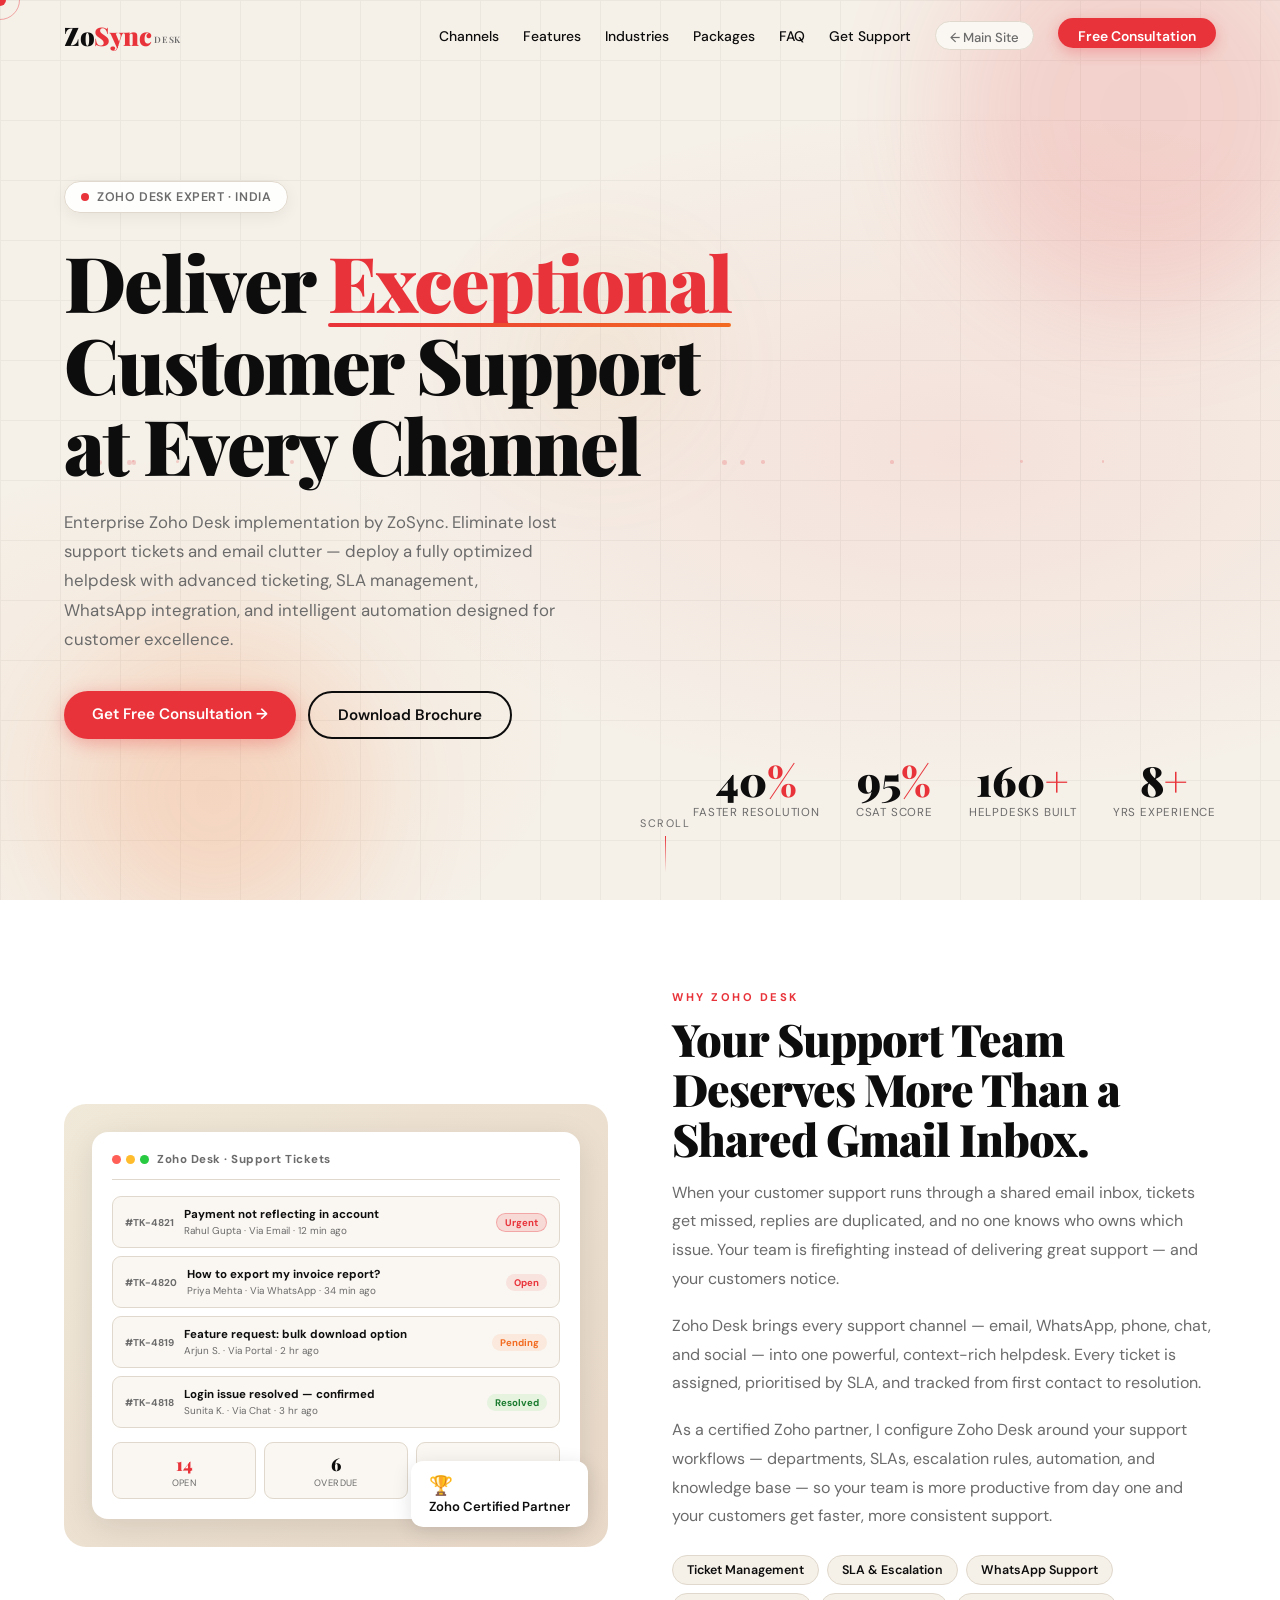
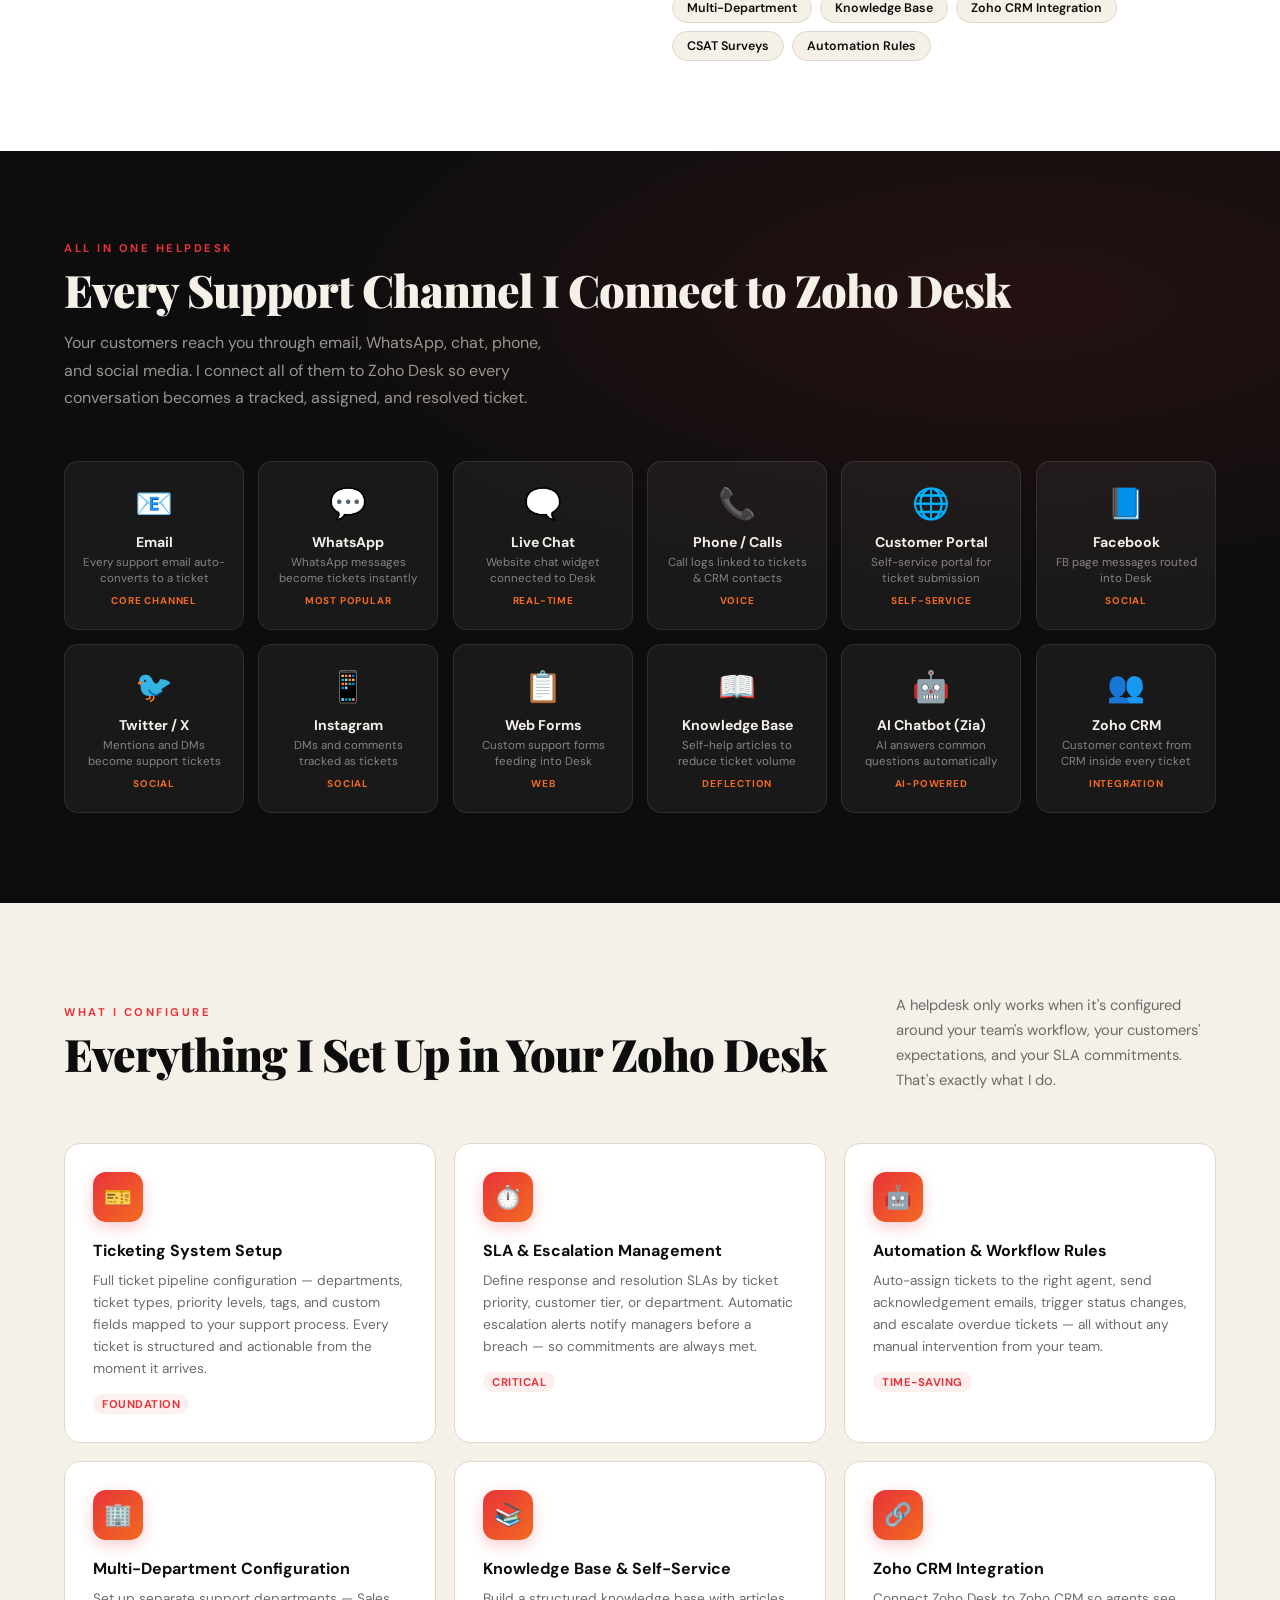
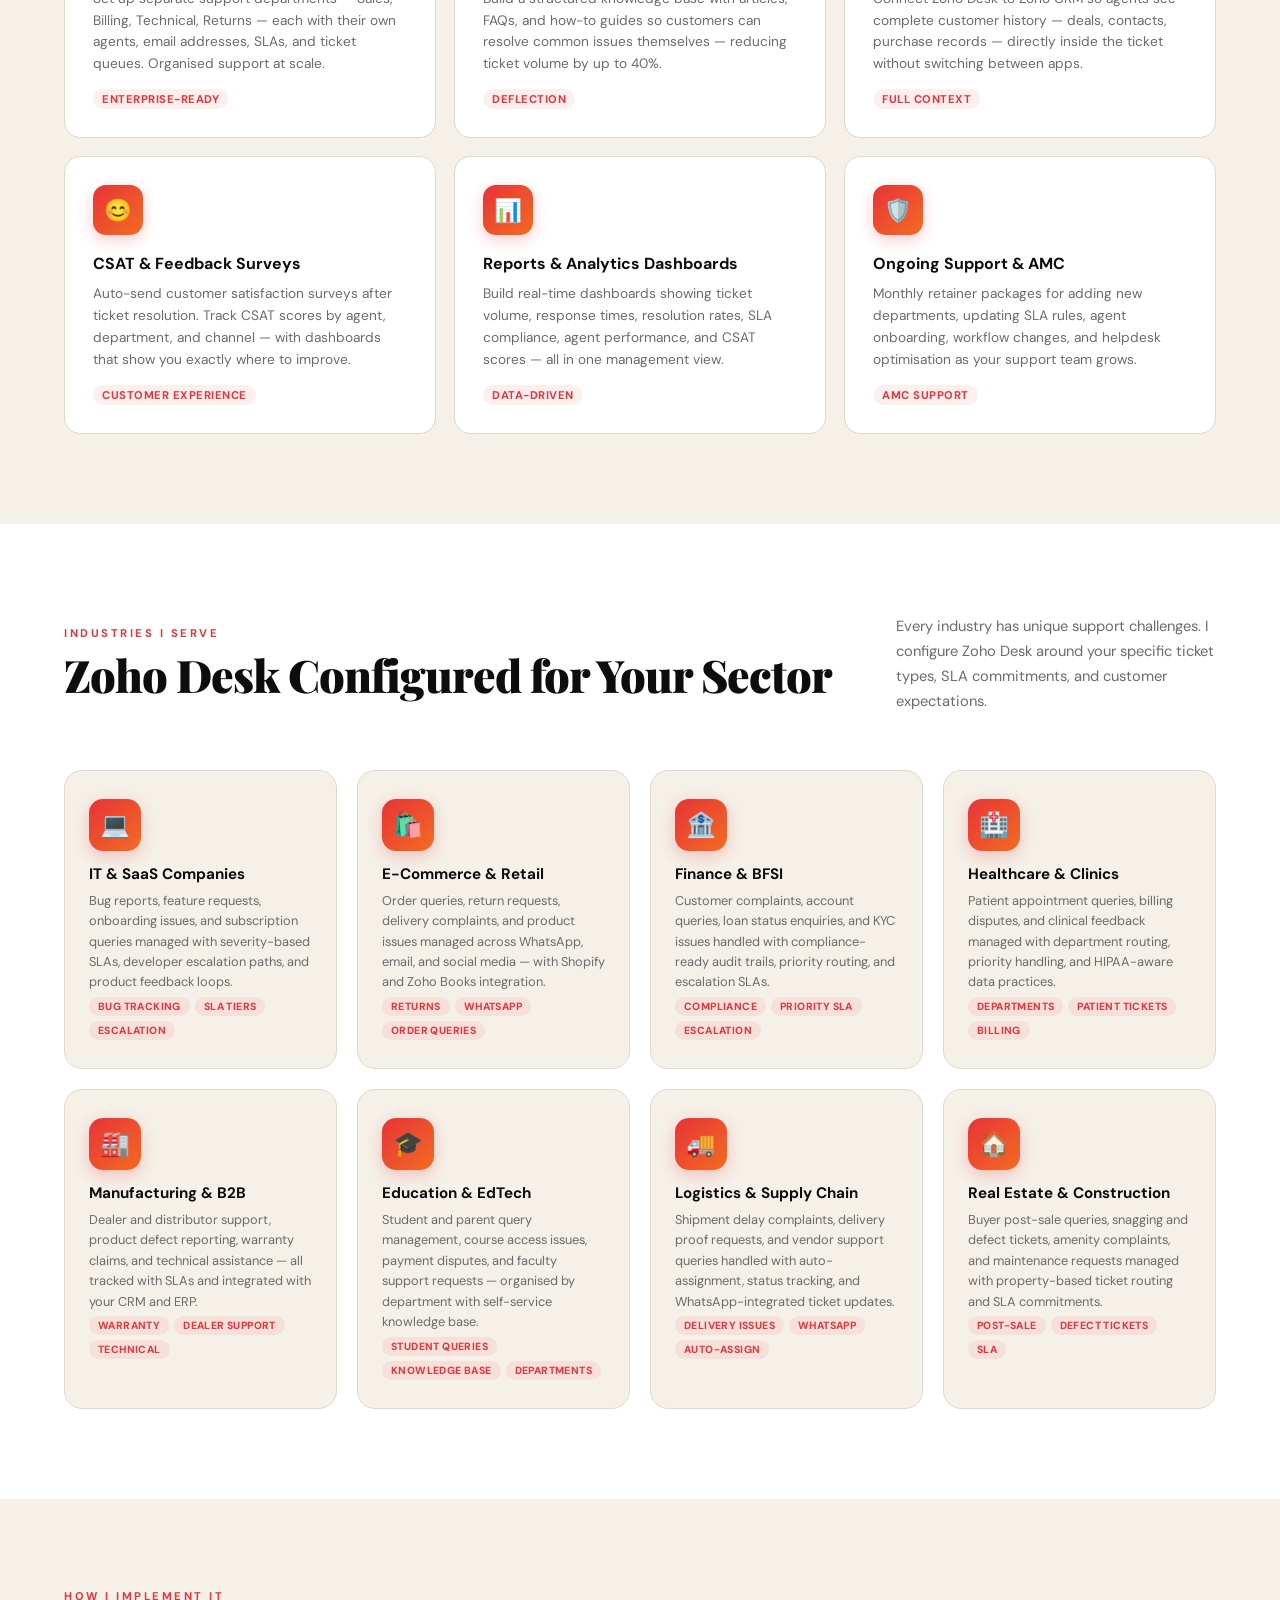
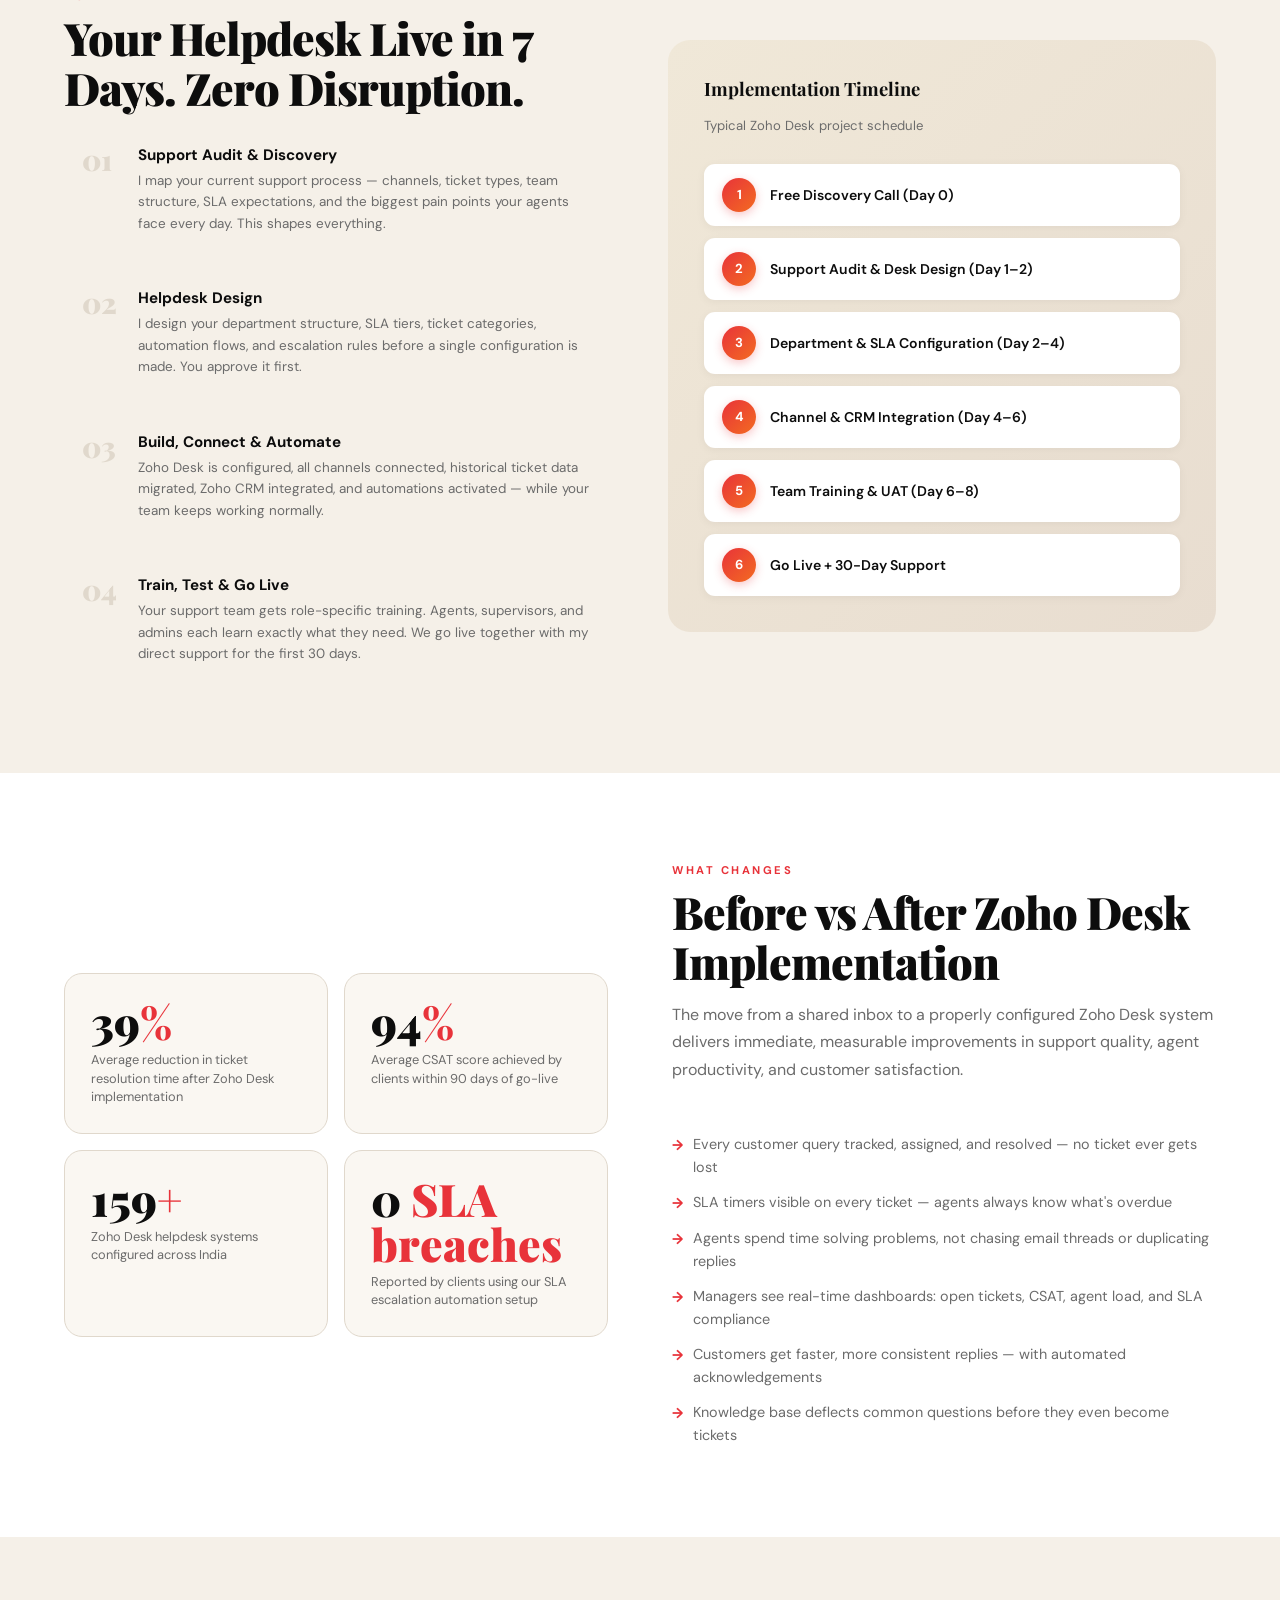
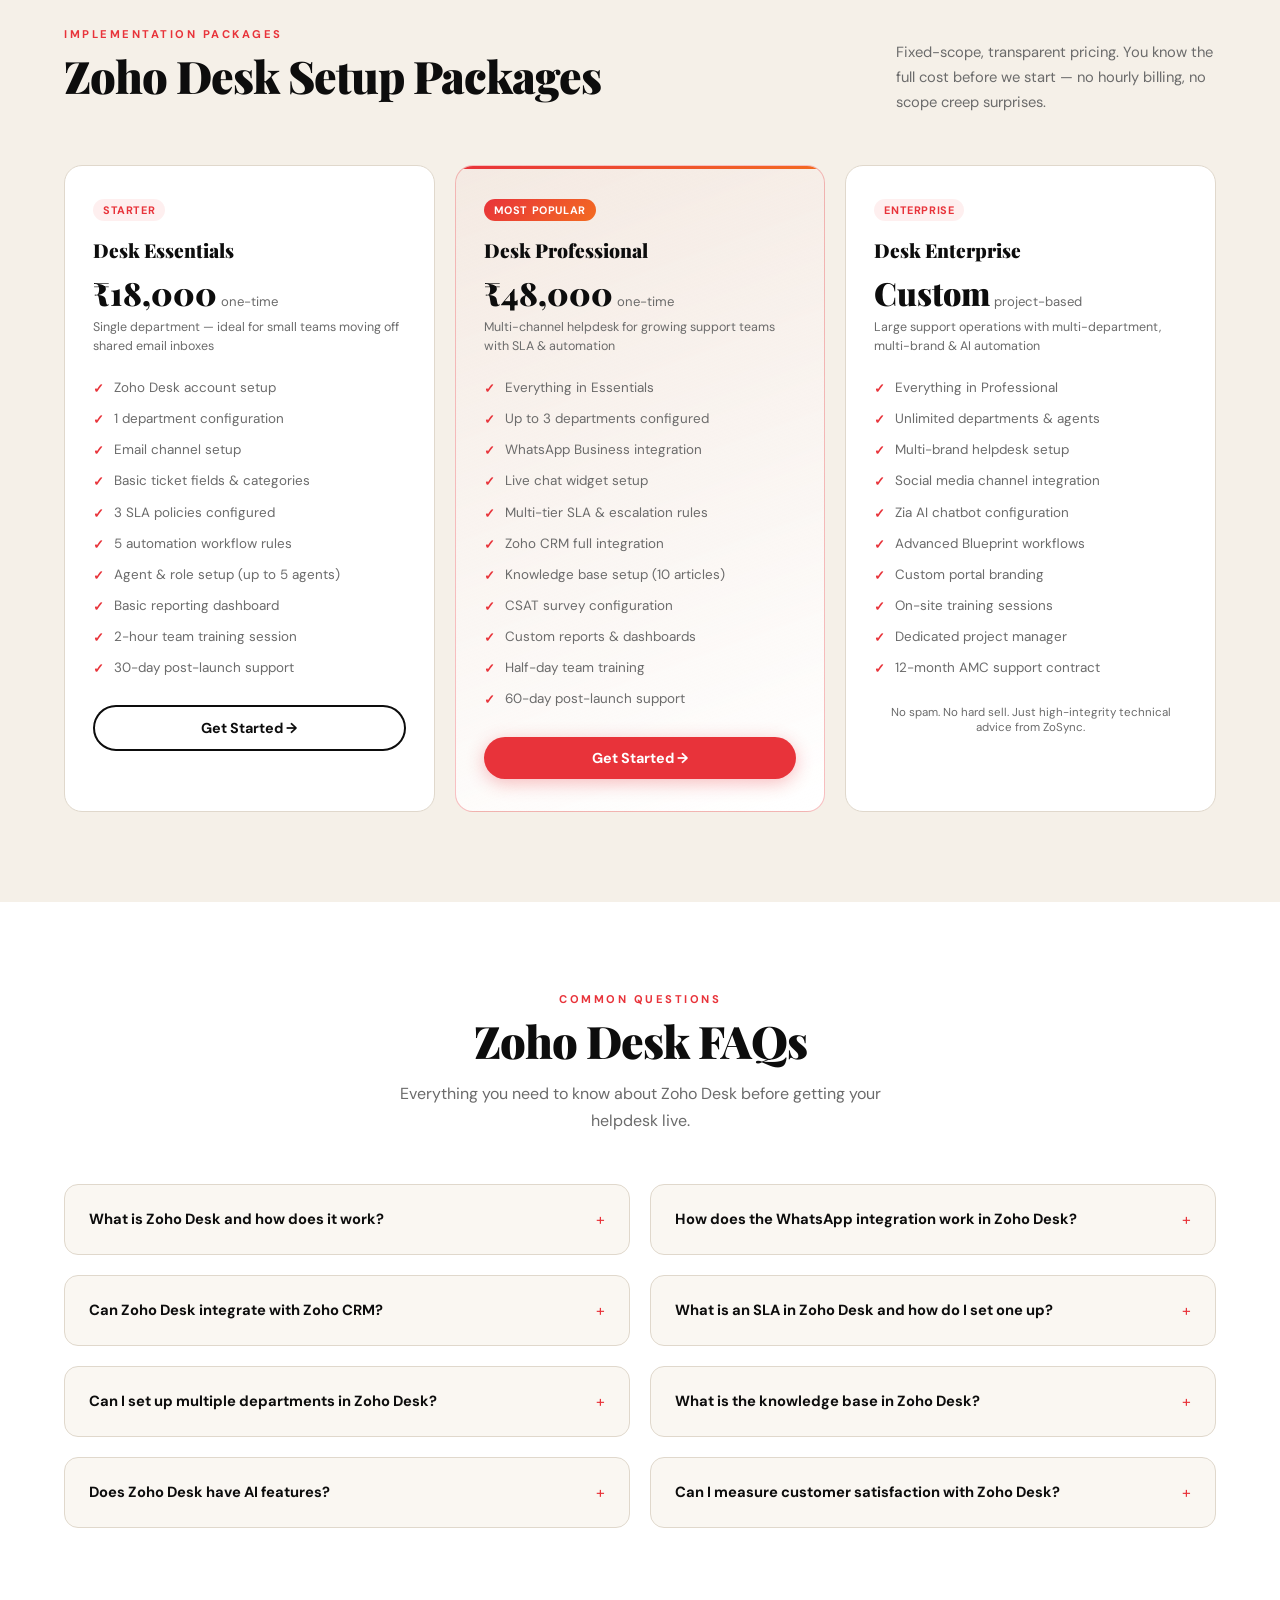
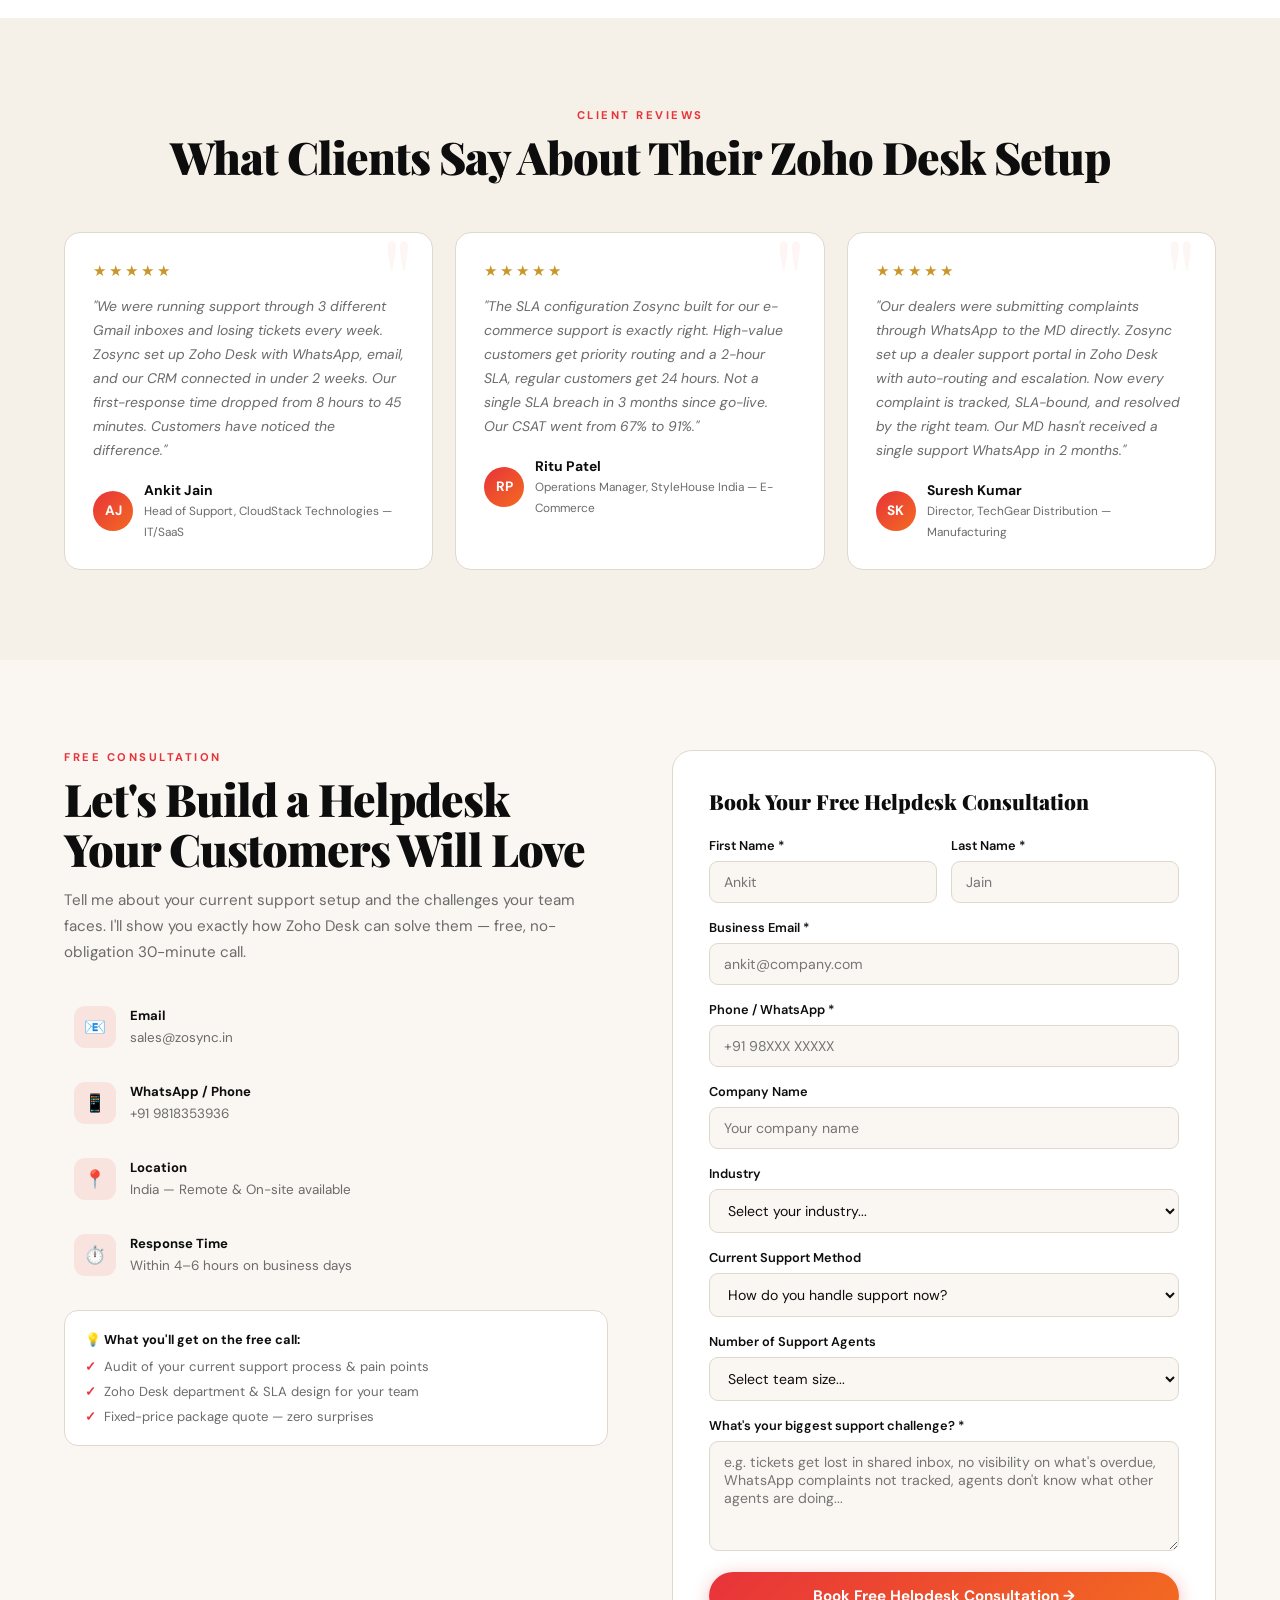
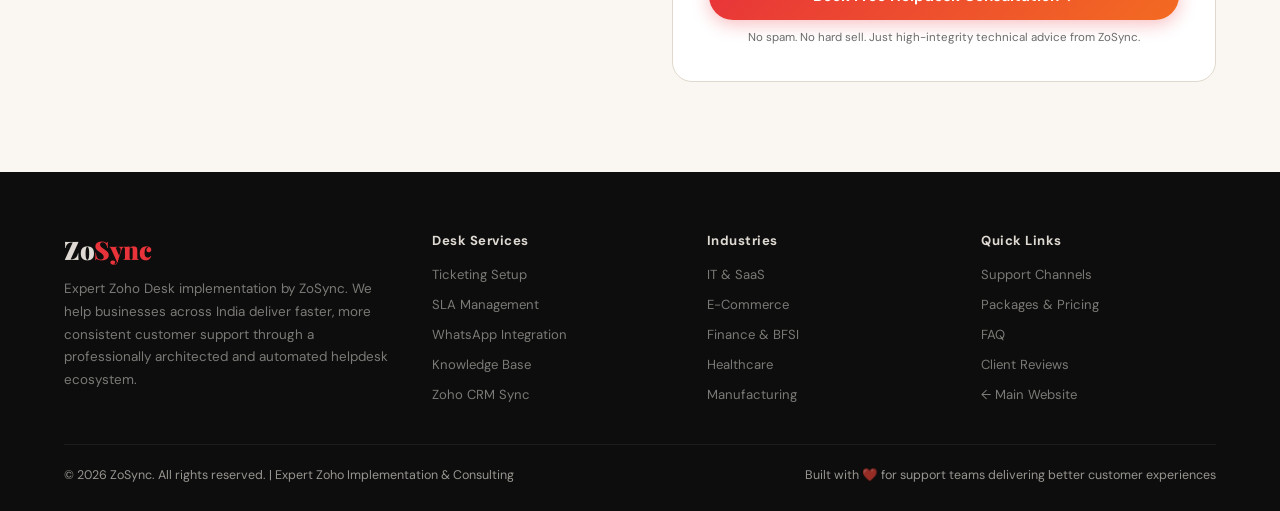
<file: services/zoho-desk.html>
<!DOCTYPE html>
<html lang="en">
<head>
    <script async src="https://www.googletagmanager.com/gtag/js?id=G-4LGYNEG4SE"></script>
<script>
  window.dataLayer = window.dataLayer || [];
  function gtag(){dataLayer.push(arguments);}
  gtag('js', new Date());

  gtag('config', 'G-4LGYNEG4SE');
</script>
<meta charset="UTF-8"/>
<meta name="viewport" content="width=device-width, initial-scale=1.0"/>

<!-- ═══════════════════════════════════════
     PRIMARY SEO META TAGS
═══════════════════════════════════════ -->
<title>Zoho Desk Agency India – Customer Support & Helpdesk Solutions | ZoSync</title>
<meta name="description" content="ZoSync: Leading Zoho Desk implementation agency in India. Expert helpdesk setup, ticketing systems, SLA management, and intelligent automation. Optimize your multi-channel support and customer experience. Book a free consultation."/>

<meta name="keywords" content="ZoSync, Zoho Desk agency India, Zoho Desk consulting, Zoho Desk implementation services, helpdesk software India, Zoho Desk setup, customer support software India, Zoho Desk ticketing automation, Zoho Desk SLA configuration, Zoho Desk WhatsApp integration, Zoho Desk CRM sync, best helpdesk solutions India, Zoho Desk vs Freshdesk, customer service automation India, Zoho Desk knowledge base setup"/>
<meta name="author" content="ZoSync – Enterprise Zoho Solutions"/>
<meta name="robots" content="index, follow"/>
<meta name="language" content="English"/>
<meta name="revisit-after" content="7 days"/>
<meta name="geo.region" content="IN"/>
<meta name="geo.placename" content="India"/>
<link rel="canonical" href="https://zosync.in/services/zoho-desk.html"/>

<!-- ═══════════════════════════════════════
     OPEN GRAPH
═══════════════════════════════════════ -->
<meta property="og:type" content="website"/>
<meta property="og:title" content="Zoho Desk Expert India – Helpdesk & Customer Support Implementation | ZoSync"/>
<meta property="og:description" content="Eliminate support ticket chaos and email clutter with ZoSync. We provide expert Zoho Desk implementation — including ticketing, SLA automation, WhatsApp & multi-channel helpdesk integration. Book a free consultation."/>
<meta property="og:url" content="https://zosync.in/services/zoho-desk.html"/>
<meta property="og:site_name" content="ZoSync – Expert Zoho Consulting"/>
<meta property="og:locale" content="en_IN"/>

<!-- ═══════════════════════════════════════
     TWITTER CARD
═══════════════════════════════════════ -->
<meta name="twitter:card" content="summary_large_image"/>
<meta name="twitter:title" content="Zoho Desk Expert India – Customer Support & Helpdesk | ZoSync"/>
<meta name="twitter:description" content="Professional Zoho Desk implementation by ZoSync. Specialist helpdesk setup with ticketing, SLA automation, WhatsApp & knowledge base integration. Book your free consultation."/>
<meta name="twitter:site" content="@ZoSync"/>

<!-- ═══════════════════════════════════════
     STRUCTURED DATA – ProfessionalService + FAQ
═══════════════════════════════════════ -->
<script type="application/ld+json">
{
  "@context": "https://schema.org",
  "@graph": [
    {
      "@type": "ProfessionalService",
      "name": "ZoSync – Enterprise Zoho Desk Solutions",
      "description": "ZoSync provides professional Zoho Desk helpdesk implementation, customization, SLA configuration, and multi-channel support architecture for businesses across India. We specialize in ticketing automation and customer experience optimization.",
      "url": "https://zosync.in/services/zoho-desk.html",
      "image": "https://zosync.in/logo.png",
      "address": {
        "@type": "PostalAddress",
        "addressLocality": "Delhi",
        "addressCountry": "IN"
      },
      "areaServed": "India",
      "founder": {
        "@type": "Person",
        "name": "Kunwar Pal",
        "jobTitle": "Founder & Technical Head",
        "knowsAbout": ["Zoho Desk", "Helpdesk Software", "Customer Support Automation", "SLA Management", "Ticketing Systems", "Zoho CRM Integration", "WhatsApp Support"]
      },
      "hasOfferCatalog": {
        "@type": "OfferCatalog",
        "name": "ZoSync Zoho Desk Services",
        "itemListElement": [
          {"@type": "Offer", "itemOffered": {"@type": "Service", "name": "Enterprise Zoho Desk Setup & Configuration"}},
          {"@type": "Offer", "itemOffered": {"@type": "Service", "name": "Advanced SLA & Escalation Architecture"}},
          {"@type": "Offer", "itemOffered": {"@type": "Service", "name": "Omnichannel Support & WhatsApp Integration"}},
          {"@type": "Offer", "itemOffered": {"@type": "Service", "name": "Self-Service Knowledge Base Development"}},
          {"@type": "Offer", "itemOffered": {"@type": "Service", "name": "Zoho CRM & Desk Unified Data Sync"}}
        ]
      }
    },
    {
      "@type": "FAQPage",
      "mainEntity": [
        {
          "@type": "Question",
          "name": "What is Zoho Desk?",
          "acceptedAnswer": {"@type": "Answer", "text": "Zoho Desk is a premier cloud-based helpdesk platform that centralizes customer tickets from email, phone, WhatsApp, and social media. It features advanced automation, SLA management, and reporting tools designed to improve support efficiency and customer satisfaction."}
        },
        {
          "@type": "Question",
          "name": "How does ZoSync integrate Zoho Desk with WhatsApp?",
          "acceptedAnswer": {"@type": "Answer", "text": "Our team configures the WhatsApp Business API integration so that incoming messages become support tickets instantly. Agents respond directly from Zoho Desk, ensuring a unified conversation history and faster resolution times."}
        },
        {
          "@type": "Question",
          "name": "Can Zoho Desk integrate with Zoho CRM?",
          "acceptedAnswer": {"@type": "Answer", "text": "Yes. We implement a deep native integration between Zoho Desk and Zoho CRM. This allows support teams to view full customer context—including deals and purchase history—directly within the ticket interface for highly personalized service."}
        },
        {
          "@type": "Question",
          "name": "How does ZoSync handle SLA configuration?",
          "acceptedAnswer": {"@type": "Answer", "text": "We architect custom SLA (Service Level Agreement) policies to ensure tickets are prioritized based on your business rules. We configure automated alerts, agent notifications, and multi-level escalations to prevent resolution breaches."}
        },
        {
          "@type": "Question",
          "name": "How long does a professional Zoho Desk implementation take?",
          "acceptedAnswer": {"@type": "Answer", "text": "A standard Zoho Desk deployment by ZoSync typically takes 3–5 days. Comprehensive omnichannel setups including WhatsApp and CRM sync usually take 2–3 weeks, while enterprise-grade custom workflows can span 4–6 weeks."}
        }
      ]
    }
  ]
}
</script>

<link rel="preconnect" href="https://fonts.googleapis.com">
<link rel="preconnect" href="https://fonts.gstatic.com" crossorigin>
<link href="https://fonts.googleapis.com/css2?family=Playfair+Display:wght@700;900&family=DM+Sans:wght@300;400;500;600&display=swap" rel="stylesheet">
<link rel="icon" type="image/png" href="../assets/Zosync-favicon.png">

<style>
/* ══════════════ ROOT ══════════════ */
:root{
  --ink:#0d0d0d;--cream:#f5f0e8;--white:#fff;
  --red:#e8333a;--orange:#f36b21;--gold:#c9962c;
  --muted:#6b6b6b;--border:#e0d8cc;--card:#faf7f2;
}
*,*::before,*::after{box-sizing:border-box;margin:0;padding:0}
html{scroll-behavior:smooth}
body{font-family:'DM Sans',sans-serif;background:var(--cream);color:var(--ink);overflow-x:hidden;width:100%;max-width:100vw}

/* CURSOR */
#cur,#cur-ring{pointer-events:none;position:fixed;border-radius:50%;z-index:99999;transform:translate(-50%,-50%)}
#cur{width:12px;height:12px;background:var(--red);transition:width .2s,height .2s}
#cur-ring{width:40px;height:40px;border:1.5px solid rgba(232,51,58,.4);z-index:99998;transition:width .3s,height .3s,border-color .3s}
@media(max-width:1024px){#cur,#cur-ring{display:none}body{cursor:auto!important}}

/* PROGRESS */
#prog{position:fixed;top:0;left:0;height:3px;width:0;z-index:10000;background:linear-gradient(90deg,var(--red),var(--orange));pointer-events:none}

/* NAV */
nav{position:fixed;top:0;left:0;right:0;z-index:999;display:flex;align-items:center;justify-content:space-between;padding:18px 5%;background:transparent;border-bottom:1px solid transparent;transition:background .4s,backdrop-filter .4s,border-color .4s,box-shadow .4s,padding .3s}
nav.scrolled{background:rgba(245,240,232,.95);backdrop-filter:blur(18px);-webkit-backdrop-filter:blur(18px);border-color:var(--border);box-shadow:0 4px 30px rgba(0,0,0,.07);padding:12px 5%}
.logo{font-family:'Playfair Display',serif;font-size:1.6rem;font-weight:900;letter-spacing:-.5px;color:var(--ink);text-decoration:none}
.logo span{color:var(--red)}
.logo sub{font-size:.55rem;font-weight:600;color:var(--muted);letter-spacing:.8px;vertical-align:middle;margin-left:3px;text-transform:uppercase}
.nav-links{display:flex;align-items:center;gap:24px;list-style:none}
.nav-links a{text-decoration:none;color:var(--ink);font-size:.87rem;font-weight:500;position:relative;padding-bottom:3px;white-space:nowrap}
.nav-links a::after{content:'';position:absolute;bottom:0;left:0;width:0;height:2px;background:var(--red);transition:width .3s ease}
.nav-links a:hover::after{width:100%}
.nav-back{display:inline-flex;align-items:center;gap:5px;background:var(--card);border:1px solid var(--border)!important;padding:7px 14px;border-radius:50px;color:var(--muted)!important;font-size:.82rem!important;transition:background .2s,color .2s!important}
.nav-back:hover{background:var(--white)!important;color:var(--ink)!important}
.nav-back::after{display:none!important}
.nav-cta{background:var(--red)!important;color:#fff!important;padding:9px 20px;border-radius:50px;font-weight:600!important;box-shadow:0 4px 14px rgba(232,51,58,.3);transition:transform .2s,box-shadow .2s,background .2s!important}
.nav-cta:hover{background:#c42830!important;transform:translateY(-2px)!important;box-shadow:0 8px 24px rgba(232,51,58,.45)!important}
.nav-cta::after{display:none!important}
.burger{display:none;cursor:pointer;flex-direction:column;gap:5px;padding:4px;z-index:1001}
.burger span{display:block;width:24px;height:2px;background:var(--ink);border-radius:2px;transition:.35s}
.burger.open span:nth-child(1){transform:rotate(45deg) translate(5px,5px)}
.burger.open span:nth-child(2){opacity:0;transform:translateX(-10px)}
.burger.open span:nth-child(3){transform:rotate(-45deg) translate(5px,-5px)}
.nav-drawer{display:none;position:fixed;inset:0;background:rgba(245,240,232,.98);z-index:998;flex-direction:column;align-items:center;justify-content:center;gap:32px;padding:80px 5% 40px}
.nav-drawer.open{display:flex;animation:drawerIn .3s ease}
@keyframes drawerIn{from{opacity:0;transform:translateY(-20px)}to{opacity:1;transform:translateY(0)}}
.nav-drawer a{font-size:1.5rem;font-family:'Playfair Display',serif;font-weight:700;text-decoration:none;color:var(--ink);transition:color .2s}
.nav-drawer a:hover{color:var(--red)}
.nav-drawer .drawer-cta{background:var(--red);color:#fff!important;padding:14px 36px;border-radius:50px;font-size:1rem!important;font-family:'DM Sans',sans-serif!important;font-weight:700!important;box-shadow:0 4px 20px rgba(232,51,58,.35)}

/* HERO */
#hero{min-height:100vh;display:flex;align-items:center;padding:120px 5% 100px;position:relative;overflow:hidden}
.hero-bg{position:absolute;inset:0;z-index:0;background:radial-gradient(ellipse 70% 55% at 75% 50%,rgba(232,51,58,.08),transparent 70%),radial-gradient(ellipse 50% 50% at 15% 80%,rgba(243,107,33,.06),transparent 60%)}
.hero-grid{position:absolute;inset:0;z-index:0;opacity:.04;background-image:linear-gradient(var(--ink) 1px,transparent 1px),linear-gradient(90deg,var(--ink) 1px,transparent 1px);background-size:60px 60px;animation:gridMove 20s linear infinite}
@keyframes gridMove{0%{background-position:0 0}100%{background-position:60px 60px}}
.orb{position:absolute;border-radius:50%;filter:blur(60px);opacity:.16;animation:orbF 8s ease-in-out infinite;pointer-events:none}
.o1{width:400px;height:400px;background:var(--red);top:-10%;right:-5%}
.o2{width:300px;height:300px;background:var(--orange);bottom:-5%;left:5%;animation-delay:3s}
.o3{width:180px;height:180px;background:var(--gold);top:30%;left:40%;animation-delay:6s;opacity:.08}
@keyframes orbF{0%,100%{transform:translateY(0) scale(1)}50%{transform:translateY(-28px) scale(1.04)}}
.particle{position:absolute;border-radius:50%;background:var(--red);opacity:.2;pointer-events:none;animation:pDrift linear infinite}
@keyframes pDrift{0%{transform:translateY(100vh);opacity:0}10%{opacity:.2}90%{opacity:.2}100%{transform:translateY(-80px) translateX(50px);opacity:0}}
.hero-content{position:relative;z-index:2;max-width:680px;width:100%}
.hero-badge{display:inline-flex;align-items:center;gap:8px;background:rgba(255,255,255,.9);border:1px solid var(--border);padding:7px 16px;border-radius:50px;font-size:.78rem;font-weight:600;letter-spacing:.6px;color:var(--muted);text-transform:uppercase;margin-bottom:28px;animation:fUp .7s .1s ease both;box-shadow:0 4px 16px rgba(0,0,0,.06)}
.dot{width:8px;height:8px;border-radius:50%;background:var(--red);flex-shrink:0;animation:dotP 2s infinite}
@keyframes dotP{0%,100%{box-shadow:0 0 0 0 rgba(232,51,58,.5)}70%{box-shadow:0 0 0 8px rgba(232,51,58,0)}}
h1{font-family:'Playfair Display',serif;font-size:clamp(2.4rem,6vw,5.2rem);font-weight:900;line-height:1.06;letter-spacing:-2px;margin-bottom:22px;animation:fUp .7s .25s ease both}
h1 em{font-style:normal;color:var(--red);position:relative;display:inline-block}
h1 em::after{content:'';position:absolute;bottom:-4px;left:0;right:0;height:4px;background:linear-gradient(90deg,var(--red),var(--orange));border-radius:2px;transform:scaleX(0);transform-origin:left;animation:ulG 1s 1.1s ease forwards}
@keyframes ulG{to{transform:scaleX(1)}}
.hero-sub{font-size:1.05rem;color:var(--muted);line-height:1.75;max-width:500px;margin-bottom:36px;animation:fUp .7s .4s ease both}
.hero-btns{display:flex;gap:12px;flex-wrap:wrap;animation:fUp .7s .55s ease both}
.btn-p{background:var(--red);color:#fff;padding:13px 28px;border-radius:50px;font-weight:600;font-size:.95rem;text-decoration:none;display:inline-block;transition:transform .25s,box-shadow .25s;box-shadow:0 4px 18px rgba(232,51,58,.35)}
.btn-p:hover{transform:translateY(-3px);box-shadow:0 10px 32px rgba(232,51,58,.5)}
.btn-s{background:transparent;color:var(--ink);padding:12px 28px;border-radius:50px;font-weight:600;font-size:.95rem;text-decoration:none;display:inline-block;border:2px solid var(--ink);transition:background .25s,color .25s,transform .25s}
.btn-s:hover{background:var(--ink);color:var(--cream);transform:translateY(-3px)}
.hero-stats{position:absolute;right:5%;bottom:80px;z-index:2;display:flex;gap:36px;animation:fUp .7s .7s ease both}
.stat{text-align:center}
.snum{font-family:'Playfair Display',serif;font-size:2.6rem;font-weight:900;line-height:1;color:var(--ink)}
.snum span{color:var(--red)}
.slabel{font-size:.72rem;color:var(--muted);text-transform:uppercase;letter-spacing:.8px;margin-top:4px}
.scroll-hint{position:absolute;bottom:28px;left:50%;transform:translateX(-50%);z-index:2;display:flex;flex-direction:column;align-items:center;gap:6px;animation:fUp .7s .9s ease both}
.scroll-hint span{font-size:.68rem;letter-spacing:1.5px;text-transform:uppercase;color:var(--muted)}
.scroll-line{width:1px;height:36px;background:linear-gradient(var(--red),transparent);animation:sL 1.8s ease-in-out infinite}
@keyframes sL{0%,100%{opacity:1}50%{opacity:.3}}
@keyframes fUp{from{opacity:0;transform:translateY(26px)}to{opacity:1;transform:translateY(0)}}

/* SECTIONS */
section{padding:90px 5%;width:100%}
.sec-lbl{font-size:.7rem;font-weight:700;letter-spacing:2.5px;text-transform:uppercase;color:var(--red);margin-bottom:10px}
.sec-title{font-family:'Playfair Display',serif;font-size:clamp(1.8rem,3.5vw,3rem);font-weight:900;letter-spacing:-1px;line-height:1.12;margin-bottom:14px}
.sec-sub{color:var(--muted);font-size:1rem;line-height:1.7;max-width:500px;margin-bottom:50px}

/* REVEAL / STAGGER */
.reveal{opacity:0;transform:translateY(36px);transition:opacity .75s cubic-bezier(.25,.46,.45,.94),transform .75s cubic-bezier(.25,.46,.45,.94)}
.reveal.fl{transform:translateX(-44px)}
.reveal.fr{transform:translateX(44px)}
.reveal.vis{opacity:1!important;transform:translate(0)!important}
.stag>*{opacity:0;transform:translateY(28px);transition:opacity .55s ease,transform .55s ease}
.stag.vis>*:nth-child(1){opacity:1;transform:none;transition-delay:.04s}
.stag.vis>*:nth-child(2){opacity:1;transform:none;transition-delay:.12s}
.stag.vis>*:nth-child(3){opacity:1;transform:none;transition-delay:.2s}
.stag.vis>*:nth-child(4){opacity:1;transform:none;transition-delay:.28s}
.stag.vis>*:nth-child(5){opacity:1;transform:none;transition-delay:.36s}
.stag.vis>*:nth-child(6){opacity:1;transform:none;transition-delay:.44s}
.stag.vis>*:nth-child(7){opacity:1;transform:none;transition-delay:.52s}
.stag.vis>*:nth-child(8){opacity:1;transform:none;transition-delay:.6s}
.stag.vis>*:nth-child(n+9){opacity:1;transform:none;transition-delay:.68s}

/* ══ OVERVIEW (about-grid) ══ */
#overview{background:var(--white)}
.about-grid{display:grid;grid-template-columns:1fr 1fr;gap:64px;align-items:center}

/* Desk Ticket Visual */
.desk-visual{position:relative;border-radius:22px;overflow:hidden;background:linear-gradient(135deg,#f0e8d8,#e8d8c8);display:flex;align-items:center;justify-content:center;padding:28px;transition:transform .5s ease;min-height:400px}
.desk-visual:hover{transform:rotate(-1deg) scale(1.01)}
.desk-board{width:100%;background:var(--white);border-radius:16px;padding:20px;box-shadow:0 8px 32px rgba(0,0,0,.1)}
.desk-topbar{display:flex;align-items:center;gap:8px;margin-bottom:16px;padding-bottom:12px;border-bottom:1px solid var(--border)}
.desk-dots{display:flex;gap:5px}
.desk-dots span{width:9px;height:9px;border-radius:50%}
.desk-dots span:nth-child(1){background:#ff5f57}
.desk-dots span:nth-child(2){background:#ffbd2e}
.desk-dots span:nth-child(3){background:#28ca42}
.desk-topbar-title{font-size:.72rem;font-weight:700;color:var(--muted);letter-spacing:.5px}
.ticket-list{display:flex;flex-direction:column;gap:8px;margin-bottom:14px}
.ticket-row{background:var(--card);border:1px solid var(--border);border-radius:9px;padding:10px 12px;display:flex;align-items:center;gap:10px;transition:background .2s,transform .2s}
.ticket-row:hover{background:var(--white);transform:translateX(2px)}
.ticket-id{font-size:.62rem;font-weight:700;color:var(--muted);min-width:44px}
.ticket-info{flex:1;min-width:0}
.ticket-subject{font-size:.72rem;font-weight:700;color:var(--ink);white-space:nowrap;overflow:hidden;text-overflow:ellipsis}
.ticket-meta{font-size:.62rem;color:var(--muted);margin-top:2px}
.ticket-badge{font-size:.6rem;font-weight:700;padding:2px 8px;border-radius:50px;flex-shrink:0}
.tbadge-open{background:rgba(232,51,58,.1);color:var(--red)}
.tbadge-pending{background:rgba(243,107,33,.1);color:var(--orange)}
.tbadge-resolved{background:rgba(40,202,66,.1);color:#1a7a2e}
.tbadge-urgent{background:rgba(232,51,58,.15);color:var(--red);border:1px solid rgba(232,51,58,.3)}
.desk-stats{display:grid;grid-template-columns:repeat(3,1fr);gap:8px}
.dkstat{background:var(--card);border:1px solid var(--border);border-radius:9px;padding:9px;text-align:center}
.dkstat-n{font-family:'Playfair Display',serif;font-size:1.1rem;font-weight:900;color:var(--ink)}
.dkstat-n.red{color:var(--red)}
.dkstat-l{font-size:.58rem;color:var(--muted);text-transform:uppercase;letter-spacing:.4px;margin-top:2px}
.about-corner{position:absolute;bottom:20px;right:20px;background:#fff;padding:12px 18px;border-radius:12px;box-shadow:0 4px 20px rgba(0,0,0,.12);font-size:.82rem;font-weight:600}
.about-corner span{color:var(--red);font-size:1.2rem;display:block}
.about-text p{color:var(--muted);line-height:1.8;margin-bottom:18px}
.chips{display:flex;flex-wrap:wrap;gap:8px;margin-top:24px}
.chip{padding:6px 14px;border-radius:50px;font-size:.78rem;font-weight:600;border:1.5px solid var(--border);color:var(--ink);background:var(--cream);transition:background .2s,border-color .2s,transform .2s;cursor:default}
.chip:hover{background:var(--red);color:#fff;border-color:var(--red);transform:translateY(-2px)}

/* ══ CHANNELS (dark section) ══ */
#channels{background:var(--ink);color:var(--cream);position:relative;overflow:hidden}
#channels::before{content:'';position:absolute;inset:0;background:radial-gradient(ellipse 60% 40% at 80% 20%,rgba(232,51,58,.11),transparent);pointer-events:none}
#channels .sec-title{color:var(--cream)}
#channels .sec-sub{color:rgba(245,240,232,.6)}
.ch-grid{display:grid;grid-template-columns:repeat(auto-fill,minmax(165px,1fr));gap:14px}
.ch-card{background:rgba(255,255,255,.05);border:1px solid rgba(255,255,255,.09);border-radius:14px;padding:22px 18px;text-align:center;cursor:pointer;transition:transform .28s,background .28s,border-color .28s,box-shadow .28s;animation:acIn .4s ease both}
@keyframes acIn{from{opacity:0;transform:scale(.88)}to{opacity:1;transform:scale(1)}}
.ch-card:hover{background:rgba(255,255,255,.1);border-color:rgba(232,51,58,.5);transform:translateY(-4px) scale(1.02);box-shadow:0 10px 28px rgba(0,0,0,.28)}
.ch-emoji{font-size:1.9rem;margin-bottom:10px;display:block;transition:transform .28s}
.ch-card:hover .ch-emoji{transform:scale(1.2) rotate(5deg)}
.ch-name{font-size:.88rem;font-weight:700;color:var(--cream);margin-bottom:4px}
.ch-desc{font-size:.72rem;color:rgba(245,240,232,.5);line-height:1.35}
.ch-type{font-size:.62rem;font-weight:700;letter-spacing:.8px;text-transform:uppercase;color:var(--orange);margin-top:8px;display:block}

/* ══ FEATURES (service cards) ══ */
#features{background:var(--cream)}
.svc-intro{display:flex;justify-content:space-between;align-items:flex-end;gap:32px;margin-bottom:50px;flex-wrap:wrap}
.svc-intro .r{max-width:320px;color:var(--muted);line-height:1.7;font-size:.92rem}
.svc-grid{display:grid;grid-template-columns:repeat(auto-fill,minmax(280px,1fr));gap:18px}
.svc-card{background:var(--white);border:1px solid var(--border);border-radius:16px;padding:28px;cursor:pointer;transition:transform .3s,box-shadow .3s,border-color .3s;position:relative;overflow:hidden}
.svc-card::before{content:'';position:absolute;top:0;left:0;right:0;height:3px;background:linear-gradient(90deg,var(--red),var(--orange));transform:scaleX(0);transform-origin:left;transition:transform .35s ease}
.svc-card:hover{transform:translateY(-5px);box-shadow:0 14px 40px rgba(0,0,0,.1);border-color:transparent}
.svc-card:hover::before{transform:scaleX(1)}
.svc-icon{width:50px;height:50px;border-radius:13px;background:linear-gradient(135deg,var(--red),var(--orange));display:flex;align-items:center;justify-content:center;font-size:1.4rem;margin-bottom:18px;box-shadow:0 5px 15px rgba(232,51,58,.25);transition:transform .3s}
.svc-card:hover .svc-icon{transform:scale(1.1) rotate(-4deg)}
.svc-card h3{font-size:1rem;font-weight:700;margin-bottom:9px}
.svc-card p{font-size:.855rem;color:var(--muted);line-height:1.6}
.svc-tag{display:inline-block;margin-top:14px;font-size:.7rem;font-weight:700;letter-spacing:.5px;text-transform:uppercase;color:var(--red);padding:3px 9px;background:rgba(232,51,58,.08);border-radius:50px}

/* ══ INDUSTRIES ══ */
#industries{background:var(--white);position:relative;overflow:hidden}
.ind-head{display:flex;justify-content:space-between;align-items:flex-end;gap:32px;margin-bottom:56px;flex-wrap:wrap}
.ind-head .r{max-width:320px;color:var(--muted);line-height:1.7;font-size:.92rem}
.ind-grid{display:grid;grid-template-columns:repeat(4,1fr);gap:20px}
.ind-card{background:var(--cream);border:1px solid var(--border);border-radius:18px;padding:28px 24px;cursor:pointer;transition:transform .3s,box-shadow .3s,background .3s,border-color .3s;display:flex;flex-direction:column;gap:14px}
.ind-card:hover{transform:translateY(-6px);box-shadow:0 16px 44px rgba(0,0,0,.1);background:var(--white);border-color:rgba(232,51,58,.25)}
.ind-icon-wrap{width:52px;height:52px;border-radius:14px;background:linear-gradient(135deg,var(--red),var(--orange));display:flex;align-items:center;justify-content:center;font-size:1.5rem;box-shadow:0 5px 15px rgba(232,51,58,.25);transition:transform .3s}
.ind-card:hover .ind-icon-wrap{transform:scale(1.1) rotate(-5deg)}
.ind-card h3{font-size:.95rem;font-weight:700;color:var(--ink);margin-bottom:6px;line-height:1.3}
.ind-card p{font-size:.8rem;color:var(--muted);line-height:1.6}
.ind-tags{display:flex;flex-wrap:wrap;gap:5px;margin-top:4px}
.ind-tag{font-size:.65rem;font-weight:700;letter-spacing:.4px;text-transform:uppercase;padding:3px 9px;border-radius:50px;background:rgba(232,51,58,.08);color:var(--red)}

/* ══ PROCESS (why-us layout) ══ */
#process{background:var(--cream)}
.why-grid{display:grid;grid-template-columns:1fr 1fr;gap:56px;align-items:center}
.why-list{display:flex;flex-direction:column;gap:18px}
.why-item{display:flex;gap:18px;align-items:flex-start;padding:18px;border-radius:12px;transition:background .28s,transform .28s}
.why-item:hover{background:var(--white);transform:translateX(6px)}
.why-n{font-family:'Playfair Display',serif;font-size:1.8rem;font-weight:900;color:var(--border);line-height:1;min-width:38px;transition:color .28s}
.why-item:hover .why-n{color:var(--red)}
.why-item h4{font-size:.95rem;font-weight:700;margin-bottom:5px}
.why-item p{font-size:.84rem;color:var(--muted);line-height:1.6}
.why-vis{background:linear-gradient(135deg,#f0e8d8,#e8ddd0);border-radius:22px;padding:36px;display:flex;flex-direction:column;gap:12px}
.pstep{display:flex;align-items:center;gap:14px;background:#fff;border-radius:11px;padding:14px 18px;box-shadow:0 2px 10px rgba(0,0,0,.05);transition:transform .28s,box-shadow .28s}
.pstep:hover{transform:translateX(5px);box-shadow:0 5px 20px rgba(0,0,0,.09)}
.pdot{width:34px;height:34px;border-radius:50%;background:linear-gradient(135deg,var(--red),var(--orange));display:flex;align-items:center;justify-content:center;color:#fff;font-weight:700;font-size:.82rem;flex-shrink:0;box-shadow:0 3px 10px rgba(232,51,58,.28)}
.ptxt{font-size:.88rem;font-weight:600}
.parr{margin-left:auto;color:var(--muted);opacity:0;transition:opacity .28s,transform .28s}
.pstep:hover .parr{opacity:1;transform:translateX(4px)}

/* ══ RESULTS ══ */
#results{background:var(--white)}
.results-inner{display:grid;grid-template-columns:1fr 1fr;gap:64px;align-items:center}
.result-stats-grid{display:grid;grid-template-columns:1fr 1fr;gap:16px}
.rstat{background:var(--card);border:1px solid var(--border);border-radius:18px;padding:26px;position:relative;overflow:hidden;transition:transform .3s,box-shadow .3s}
.rstat::before{content:'';position:absolute;top:0;left:0;right:0;height:3px;background:linear-gradient(90deg,var(--red),var(--orange));transform:scaleX(0);transform-origin:left;transition:transform .4s ease}
.rstat:hover{transform:translateY(-4px);box-shadow:0 12px 36px rgba(0,0,0,.08)}
.rstat:hover::before{transform:scaleX(1)}
.rstat-val{font-family:'Playfair Display',serif;font-size:2.8rem;font-weight:900;line-height:1;color:var(--ink);margin-bottom:6px}
.rstat-val span{color:var(--red)}
.rstat-label{font-size:.8rem;color:var(--muted);line-height:1.45}
.result-list{list-style:none;display:flex;flex-direction:column;gap:12px;margin-top:8px}
.result-list li{display:flex;align-items:flex-start;gap:10px;font-size:.9rem;color:var(--muted);line-height:1.6}
.result-list li::before{content:'→';color:var(--red);font-weight:700;flex-shrink:0;margin-top:1px}

/* ══ PACKAGES ══ */
#packages{background:var(--cream)}
.pkg-intro{display:flex;justify-content:space-between;align-items:flex-end;gap:32px;margin-bottom:50px;flex-wrap:wrap}
.pkg-intro .r{max-width:320px;color:var(--muted);line-height:1.7;font-size:.92rem}
.pkg-grid{display:grid;grid-template-columns:repeat(3,1fr);gap:20px}
.pkg-card{background:var(--white);border:1px solid var(--border);border-radius:18px;padding:32px 28px;position:relative;overflow:hidden;transition:transform .3s,box-shadow .3s,border-color .3s}
.pkg-card::before{content:'';position:absolute;top:0;left:0;right:0;height:3px;background:linear-gradient(90deg,var(--red),var(--orange));transform:scaleX(0);transform-origin:left;transition:transform .35s ease}
.pkg-card.featured{border-color:rgba(232,51,58,.3);background:linear-gradient(160deg,rgba(232,51,58,.03),var(--white))}
.pkg-card.featured::before{transform:scaleX(1)}
.pkg-card:hover{transform:translateY(-6px);box-shadow:0 16px 44px rgba(0,0,0,.1);border-color:rgba(232,51,58,.2)}
.pkg-badge{display:inline-block;font-size:.68rem;font-weight:700;letter-spacing:.6px;text-transform:uppercase;padding:4px 10px;border-radius:50px;background:rgba(232,51,58,.08);color:var(--red);margin-bottom:16px}
.pkg-badge.featured-badge{background:linear-gradient(135deg,var(--red),var(--orange));color:#fff}
.pkg-name{font-family:'Playfair Display',serif;font-size:1.2rem;font-weight:900;color:var(--ink);margin-bottom:8px}
.pkg-price{margin-bottom:4px}
.pkg-price strong{font-family:'Playfair Display',serif;font-size:2rem;font-weight:900;color:var(--ink)}
.pkg-price span{font-size:.82rem;color:var(--muted);margin-left:4px}
.pkg-sub{font-size:.78rem;color:var(--muted);margin-bottom:22px;line-height:1.5}
.pkg-features{list-style:none;display:flex;flex-direction:column;gap:10px;margin-bottom:26px}
.pkg-features li{display:flex;align-items:flex-start;gap:10px;font-size:.84rem;color:var(--muted);line-height:1.5}
.pkg-features li::before{content:'✓';color:var(--red);font-weight:700;flex-shrink:0;margin-top:1px}
.pkg-cta{display:block;text-align:center;text-decoration:none;padding:12px;border-radius:50px;font-weight:700;font-size:.9rem;transition:transform .2s,box-shadow .2s,background .2s}
.pkg-cta.primary{background:var(--red);color:#fff;box-shadow:0 4px 18px rgba(232,51,58,.32)}
.pkg-cta.primary:hover{transform:translateY(-2px);box-shadow:0 8px 28px rgba(232,51,58,.48)}
.pkg-cta.outline{border:2px solid var(--ink);color:var(--ink);background:transparent}
.pkg-cta.outline:hover{background:var(--ink);color:var(--cream)}

/* ══ FAQ ══ */
#faq{background:var(--white)}
.faq-grid{display:grid;grid-template-columns:1fr 1fr;gap:20px}
.faq-item{background:var(--card);border:1px solid var(--border);border-radius:14px;padding:24px;cursor:pointer;transition:background .25s,border-color .25s}
.faq-item:hover{background:var(--white);border-color:rgba(232,51,58,.2)}
.faq-q{display:flex;align-items:flex-start;justify-content:space-between;gap:12px}
.faq-q h4{font-size:.92rem;font-weight:700;color:var(--ink);line-height:1.4}
.faq-icon{font-size:1rem;color:var(--red);flex-shrink:0;transition:transform .3s}
.faq-item.open .faq-icon{transform:rotate(45deg)}
.faq-a{font-size:.84rem;color:var(--muted);line-height:1.65;margin-top:12px;display:none}
.faq-item.open .faq-a{display:block}

/* ══ TESTIMONIALS ══ */
#testimonials{background:var(--cream)}
.tgrid{display:grid;grid-template-columns:repeat(auto-fill,minmax(280px,1fr));gap:22px}
.tcard{background:var(--white);border:1px solid var(--border);border-radius:16px;padding:28px;transition:transform .3s,box-shadow .3s;position:relative;overflow:hidden}
.tcard::before{content:'"';position:absolute;top:-12px;right:18px;font-size:7rem;font-family:'Playfair Display',serif;color:rgba(232,51,58,.05);line-height:1;pointer-events:none}
.tcard:hover{transform:translateY(-5px);box-shadow:0 14px 40px rgba(0,0,0,.09)}
.stars{color:var(--gold);font-size:.95rem;margin-bottom:14px;letter-spacing:3px}
.tcard p{font-size:.87rem;color:var(--muted);line-height:1.72;font-style:italic;margin-bottom:18px}
.tauthor{display:flex;align-items:center;gap:11px}
.tav{width:40px;height:40px;border-radius:50%;background:linear-gradient(135deg,var(--red),var(--orange));display:flex;align-items:center;justify-content:center;color:#fff;font-weight:700;font-size:.85rem;flex-shrink:0}
.tinfo strong{font-size:.87rem;display:block}
.tinfo span{font-size:.74rem;color:var(--muted)}

/* ══ CONTACT ══ */
#contact{background:var(--card)}
.cgrid{display:grid;grid-template-columns:1fr 1fr;gap:64px;align-items:start}
.cinfo-p{color:var(--muted);line-height:1.7;margin-bottom:30px;font-size:.95rem}
.cdet{display:flex;gap:14px;align-items:center;margin-bottom:14px;padding:10px;border-radius:11px;transition:background .22s,transform .22s}
.cdet:hover{background:var(--white);transform:translateX(5px)}
.cdet-icon{width:42px;height:42px;border-radius:11px;background:rgba(232,51,58,.1);display:flex;align-items:center;justify-content:center;font-size:1.1rem;flex-shrink:0;transition:background .22s}
.cdet:hover .cdet-icon{background:var(--red)}
.cdet-txt strong{font-size:.82rem;display:block;margin-bottom:2px}
.cdet-txt span{font-size:.84rem;color:var(--muted)}
.cform{background:var(--white);border:1px solid var(--border);border-radius:20px;padding:36px}
.frow{display:grid;grid-template-columns:1fr 1fr;gap:14px}
.fg{margin-bottom:16px}
.fg label{display:block;font-size:.8rem;font-weight:600;margin-bottom:7px;color:var(--ink)}
.fg input,.fg select,.fg textarea{width:100%;padding:11px 14px;border:1.5px solid var(--border);border-radius:9px;font-family:'DM Sans',sans-serif;font-size:.88rem;background:var(--card);color:var(--ink);transition:border-color .22s,box-shadow .22s;outline:none}
.fg input:focus,.fg select:focus,.fg textarea:focus{border-color:var(--red);box-shadow:0 0 0 3px rgba(232,51,58,.1);background:#fff}
.fg textarea{resize:vertical;min-height:110px}
.fsub{width:100%;padding:14px;border:none;border-radius:50px;background:linear-gradient(135deg,var(--red),var(--orange));color:#fff;font-size:.95rem;font-weight:700;cursor:pointer;transition:transform .25s,box-shadow .25s;font-family:'DM Sans',sans-serif;box-shadow:0 4px 18px rgba(232,51,58,.32)}
.fsub:hover{transform:translateY(-3px);box-shadow:0 9px 30px rgba(232,51,58,.48)}

/* TOAST */
.toast{position:fixed;bottom:28px;right:28px;z-index:9999;background:#1a1a1a;color:#fff;padding:14px 22px;border-radius:12px;font-size:.88rem;font-weight:500;box-shadow:0 8px 32px rgba(0,0,0,.3);transform:translateY(100px) scale(.9);opacity:0;transition:transform .42s cubic-bezier(.175,.885,.32,1.275),opacity .32s;display:flex;align-items:center;gap:9px}
.toast.show{transform:translateY(0) scale(1);opacity:1}

/* FOOTER */
footer{background:var(--ink);color:rgba(245,240,232,.6);padding:60px 5% 28px}
.ftop{display:grid;grid-template-columns:1.4fr 1fr 1fr 1fr;gap:40px;margin-bottom:40px}
.fbrand p{margin-top:12px;font-size:.84rem;line-height:1.7;color:rgba(245,240,232,.48)}
.fcol h5{color:rgba(245,240,232,.9);font-size:.82rem;font-weight:700;margin-bottom:14px;letter-spacing:.5px}
.fcol ul{list-style:none;display:flex;flex-direction:column;gap:9px}
.fcol ul a{text-decoration:none;color:rgba(245,240,232,.48);font-size:.82rem;transition:color .22s,transform .22s;display:inline-block}
.fcol ul a:hover{color:var(--orange);transform:translateX(4px)}
.fbot{border-top:1px solid rgba(255,255,255,.07);padding-top:22px;display:flex;justify-content:space-between;align-items:center;flex-wrap:wrap;gap:10px;font-size:.78rem}

/* RESPONSIVE */
@media(max-width:1024px){
  .nav-links{display:none}.burger{display:flex}
  #hero{padding:100px 5% 80px;flex-direction:column;align-items:flex-start}
  .hero-stats{position:relative;right:auto;bottom:auto;margin-top:40px;flex-wrap:wrap;gap:28px;width:100%}
  .scroll-hint{display:none}
  .o1{width:280px;height:280px}.o2{width:200px;height:200px}.o3{display:none}
  .about-grid,.results-inner,.cgrid,.why-grid{grid-template-columns:1fr;gap:40px}
  .desk-visual{max-width:480px;margin:0 auto;width:100%}
  .ind-grid{grid-template-columns:repeat(2,1fr)}
  .ind-head{flex-direction:column;gap:12px}.ind-head .r{max-width:100%}
  .pkg-grid{grid-template-columns:1fr;max-width:460px;margin:0 auto}
  .svc-intro,.pkg-intro{flex-direction:column;gap:16px}
  .svc-intro .r,.pkg-intro .r{max-width:100%}
  .faq-grid{grid-template-columns:1fr}
  .ch-grid{grid-template-columns:repeat(auto-fill,minmax(140px,1fr))}
  .ftop{grid-template-columns:1fr 1fr;gap:32px}
  .result-stats-grid{grid-template-columns:1fr 1fr}
}
@media(max-width:600px){
  section{padding:70px 4%}
  nav{padding:14px 4%}nav.scrolled{padding:10px 4%}
  #hero{padding:90px 4% 70px;gap:36px}
  h1{font-size:clamp(2rem,9vw,2.8rem);letter-spacing:-1px}
  .hero-sub{font-size:.95rem}.hero-btns{gap:10px}
  .btn-p,.btn-s{padding:11px 22px;font-size:.88rem}
  .hero-stats{gap:20px}.snum{font-size:2rem}
  .orb{display:none}
  .svc-grid{grid-template-columns:1fr}
  .ind-grid{grid-template-columns:1fr}
  .ch-grid{grid-template-columns:repeat(2,1fr)}
  .tgrid{grid-template-columns:1fr}
  .frow{grid-template-columns:1fr}.cform{padding:24px 18px}
  .ftop{grid-template-columns:1fr}
  .fbot{flex-direction:column;text-align:center;gap:6px}
  .toast{bottom:16px;right:16px;left:16px}
  .result-stats-grid{grid-template-columns:1fr 1fr}
}
</style>
</head>
<body>

<div id="cur"></div>
<div id="cur-ring"></div>
<div id="prog"></div>

<!-- NAV -->
<nav id="nav" role="navigation" aria-label="Main navigation">
  <a href="../index.html" class="logo" aria-label="ZoSync home">Zo<span>Sync</span><sub>Desk</sub></a>
  <ul class="nav-links">
    <li><a href="#channels">Channels</a></li>
    <li><a href="#features">Features</a></li>
    <li><a href="#industries">Industries</a></li>
    <li><a href="#packages">Packages</a></li>
    <li><a href="#faq">FAQ</a></li>
        <li><a href="zoho-amc.html">Get Support</a></li>

    <li><a href="../index.html" class="nav-back">← Main Site</a></li>
    <li><a href="#contact" class="nav-cta">Free Consultation</a></li>
  </ul>
  <div class="burger" id="burger" aria-label="Open menu"><span></span><span></span><span></span></div>
</nav>

<div class="nav-drawer" id="navDrawer" role="dialog" aria-label="Mobile navigation">
  <a href="#channels" class="dl">Channels</a>
  <a href="#features" class="dl">Features</a>
  <a href="#industries" class="dl">Industries</a>
  <a href="#packages" class="dl">Packages</a>
  <a href="#faq" class="dl">FAQ</a>
    <a href="zoho-amc.html" class="dl">Get Support</a>
  <a href="../index.html" class="dl" style="font-size:1.1rem;color:var(--muted)">← Back to Main Site</a>
  <a href="#contact" class="dl drawer-cta">Free Consultation</a>
</div>

<!-- HERO -->
<section id="hero" aria-label="Hero">
  <div class="hero-bg"></div>
  <div class="hero-grid"></div>
  <div class="orb o1"></div>
  <div class="orb o2"></div>
  <div class="orb o3"></div>
  <div id="particles"></div>

  <div class="hero-content">
    <div class="hero-badge"><span class="dot"></span>Zoho Desk Expert · India</div>
    <h1>Deliver <em>Exceptional</em><br>Customer Support<br>at Every Channel</h1>
   <p class="hero-sub">Enterprise Zoho Desk implementation by ZoSync. Eliminate lost support tickets and email clutter — deploy a fully optimized helpdesk with advanced ticketing, SLA management, WhatsApp integration, and intelligent automation designed for customer excellence.</p>
    <div class="hero-btns">
      <a href="#contact" class="btn-p">Get Free Consultation →</a>
       <a href="https://workdrive.zohoexternal.in/external/d58b648deb5efe5ecb1785c573146305808f941d7d4450b89792d98894bd48fb" target="_blank" class="btn-s">Download Brochure</a>
    </div>
  </div>

  <div class="hero-stats">
    <div class="stat"><div class="snum" data-count="40">0<span>%</span></div><div class="slabel">Faster Resolution</div></div>
    <div class="stat"><div class="snum" data-count="95">0<span>%</span></div><div class="slabel">CSAT Score</div></div>
    <div class="stat"><div class="snum" data-count="160">0<span>+</span></div><div class="slabel">Helpdesks Built</div></div>
    <div class="stat"><div class="snum" data-count="8">0<span>+</span></div><div class="slabel">Yrs Experience</div></div>
  </div>

  <div class="scroll-hint"><span>Scroll</span><div class="scroll-line"></div></div>
</section>

<!-- OVERVIEW -->
<section id="overview" aria-labelledby="overview-title">
  <div class="about-grid">
    <div class="reveal fl">
      <div class="desk-visual">
        <div class="desk-board">
          <div class="desk-topbar">
            <div class="desk-dots"><span></span><span></span><span></span></div>
            <div class="desk-topbar-title">Zoho Desk · Support Tickets</div>
          </div>
          <div class="ticket-list">
            <div class="ticket-row">
              <div class="ticket-id">#TK-4821</div>
              <div class="ticket-info">
                <div class="ticket-subject">Payment not reflecting in account</div>
                <div class="ticket-meta">Rahul Gupta · Via Email · 12 min ago</div>
              </div>
              <span class="ticket-badge tbadge-urgent">Urgent</span>
            </div>
            <div class="ticket-row">
              <div class="ticket-id">#TK-4820</div>
              <div class="ticket-info">
                <div class="ticket-subject">How to export my invoice report?</div>
                <div class="ticket-meta">Priya Mehta · Via WhatsApp · 34 min ago</div>
              </div>
              <span class="ticket-badge tbadge-open">Open</span>
            </div>
            <div class="ticket-row">
              <div class="ticket-id">#TK-4819</div>
              <div class="ticket-info">
                <div class="ticket-subject">Feature request: bulk download option</div>
                <div class="ticket-meta">Arjun S. · Via Portal · 2 hr ago</div>
              </div>
              <span class="ticket-badge tbadge-pending">Pending</span>
            </div>
            <div class="ticket-row">
              <div class="ticket-id">#TK-4818</div>
              <div class="ticket-info">
                <div class="ticket-subject">Login issue resolved — confirmed</div>
                <div class="ticket-meta">Sunita K. · Via Chat · 3 hr ago</div>
              </div>
              <span class="ticket-badge tbadge-resolved">Resolved</span>
            </div>
          </div>
          <div class="desk-stats">
            <div class="dkstat"><div class="dkstat-n red" data-count="14">0</div><div class="dkstat-l">Open</div></div>
            <div class="dkstat"><div class="dkstat-n" data-count="6">0</div><div class="dkstat-l">Overdue</div></div>
            <div class="dkstat"><div class="dkstat-n" data-count="92">0</div><div class="dkstat-l">CSAT %</div></div>
          </div>
        </div>
        <div class="about-corner"><span>🏆</span>Zoho Certified Partner</div>
      </div>
    </div>

    <div class="reveal fr">
      <div class="sec-lbl">Why Zoho Desk</div>
      <h2 class="sec-title" id="overview-title">Your Support Team Deserves More Than a Shared Gmail Inbox.</h2>
      <div class="about-text">
        <p>When your customer support runs through a shared email inbox, tickets get missed, replies are duplicated, and no one knows who owns which issue. Your team is firefighting instead of delivering great support — and your customers notice.</p>
        <p>Zoho Desk brings every support channel — email, WhatsApp, phone, chat, and social — into one powerful, context-rich helpdesk. Every ticket is assigned, prioritised by SLA, and tracked from first contact to resolution.</p>
        <p>As a certified Zoho partner, I configure Zoho Desk around your support workflows — departments, SLAs, escalation rules, automation, and knowledge base — so your team is more productive from day one and your customers get faster, more consistent support.</p>
      </div>
      <div class="chips stag">
        <span class="chip">Ticket Management</span>
        <span class="chip">SLA & Escalation</span>
        <span class="chip">WhatsApp Support</span>
        <span class="chip">Multi-Department</span>
        <span class="chip">Knowledge Base</span>
        <span class="chip">Zoho CRM Integration</span>
        <span class="chip">CSAT Surveys</span>
        <span class="chip">Automation Rules</span>
      </div>
    </div>
  </div>
</section>

<!-- SUPPORT CHANNELS -->
<section id="channels" aria-labelledby="channels-title">
  <div class="reveal">
    <div class="sec-lbl">All in One Helpdesk</div>
    <h2 class="sec-title" id="channels-title">Every Support Channel I Connect to Zoho Desk</h2>
    <p class="sec-sub">Your customers reach you through email, WhatsApp, chat, phone, and social media. I connect all of them to Zoho Desk so every conversation becomes a tracked, assigned, and resolved ticket.</p>
  </div>
  <div class="ch-grid stag">
    <div class="ch-card"><span class="ch-emoji">📧</span><div class="ch-name">Email</div><div class="ch-desc">Every support email auto-converts to a ticket</div><span class="ch-type">Core Channel</span></div>
    <div class="ch-card"><span class="ch-emoji">💬</span><div class="ch-name">WhatsApp</div><div class="ch-desc">WhatsApp messages become tickets instantly</div><span class="ch-type">Most Popular</span></div>
    <div class="ch-card"><span class="ch-emoji">🗨️</span><div class="ch-name">Live Chat</div><div class="ch-desc">Website chat widget connected to Desk</div><span class="ch-type">Real-Time</span></div>
    <div class="ch-card"><span class="ch-emoji">📞</span><div class="ch-name">Phone / Calls</div><div class="ch-desc">Call logs linked to tickets & CRM contacts</div><span class="ch-type">Voice</span></div>
    <div class="ch-card"><span class="ch-emoji">🌐</span><div class="ch-name">Customer Portal</div><div class="ch-desc">Self-service portal for ticket submission</div><span class="ch-type">Self-Service</span></div>
    <div class="ch-card"><span class="ch-emoji">📘</span><div class="ch-name">Facebook</div><div class="ch-desc">FB page messages routed into Desk</div><span class="ch-type">Social</span></div>
    <div class="ch-card"><span class="ch-emoji">🐦</span><div class="ch-name">Twitter / X</div><div class="ch-desc">Mentions and DMs become support tickets</div><span class="ch-type">Social</span></div>
    <div class="ch-card"><span class="ch-emoji">📱</span><div class="ch-name">Instagram</div><div class="ch-desc">DMs and comments tracked as tickets</div><span class="ch-type">Social</span></div>
    <div class="ch-card"><span class="ch-emoji">📋</span><div class="ch-name">Web Forms</div><div class="ch-desc">Custom support forms feeding into Desk</div><span class="ch-type">Web</span></div>
    <div class="ch-card"><span class="ch-emoji">📖</span><div class="ch-name">Knowledge Base</div><div class="ch-desc">Self-help articles to reduce ticket volume</div><span class="ch-type">Deflection</span></div>
    <div class="ch-card"><span class="ch-emoji">🤖</span><div class="ch-name">AI Chatbot (Zia)</div><div class="ch-desc">AI answers common questions automatically</div><span class="ch-type">AI-Powered</span></div>
    <div class="ch-card"><span class="ch-emoji">👥</span><div class="ch-name">Zoho CRM</div><div class="ch-desc">Customer context from CRM inside every ticket</div><span class="ch-type">Integration</span></div>
  </div>
</section>

<!-- FEATURES -->
<section id="features" aria-labelledby="features-title">
  <div class="svc-intro reveal">
    <div>
      <div class="sec-lbl">What I Configure</div>
      <h2 class="sec-title" id="features-title">Everything I Set Up in Your Zoho Desk</h2>
    </div>
    <p class="r">A helpdesk only works when it's configured around your team's workflow, your customers' expectations, and your SLA commitments. That's exactly what I do.</p>
  </div>
  <div class="svc-grid stag">
    <div class="svc-card">
      <div class="svc-icon">🎫</div>
      <h3>Ticketing System Setup</h3>
      <p>Full ticket pipeline configuration — departments, ticket types, priority levels, tags, and custom fields mapped to your support process. Every ticket is structured and actionable from the moment it arrives.</p>
      <span class="svc-tag">Foundation</span>
    </div>
    <div class="svc-card">
      <div class="svc-icon">⏱️</div>
      <h3>SLA & Escalation Management</h3>
      <p>Define response and resolution SLAs by ticket priority, customer tier, or department. Automatic escalation alerts notify managers before a breach — so commitments are always met.</p>
      <span class="svc-tag">Critical</span>
    </div>
    <div class="svc-card">
      <div class="svc-icon">🤖</div>
      <h3>Automation & Workflow Rules</h3>
      <p>Auto-assign tickets to the right agent, send acknowledgement emails, trigger status changes, and escalate overdue tickets — all without any manual intervention from your team.</p>
      <span class="svc-tag">Time-Saving</span>
    </div>
    <div class="svc-card">
      <div class="svc-icon">🏢</div>
      <h3>Multi-Department Configuration</h3>
      <p>Set up separate support departments — Sales, Billing, Technical, Returns — each with their own agents, email addresses, SLAs, and ticket queues. Organised support at scale.</p>
      <span class="svc-tag">Enterprise-Ready</span>
    </div>
    <div class="svc-card">
      <div class="svc-icon">📚</div>
      <h3>Knowledge Base & Self-Service</h3>
      <p>Build a structured knowledge base with articles, FAQs, and how-to guides so customers can resolve common issues themselves — reducing ticket volume by up to 40%.</p>
      <span class="svc-tag">Deflection</span>
    </div>
    <div class="svc-card">
      <div class="svc-icon">🔗</div>
      <h3>Zoho CRM Integration</h3>
      <p>Connect Zoho Desk to Zoho CRM so agents see complete customer history — deals, contacts, purchase records — directly inside the ticket without switching between apps.</p>
      <span class="svc-tag">Full Context</span>
    </div>
    <div class="svc-card">
      <div class="svc-icon">😊</div>
      <h3>CSAT & Feedback Surveys</h3>
      <p>Auto-send customer satisfaction surveys after ticket resolution. Track CSAT scores by agent, department, and channel — with dashboards that show you exactly where to improve.</p>
      <span class="svc-tag">Customer Experience</span>
    </div>
    <div class="svc-card">
      <div class="svc-icon">📊</div>
      <h3>Reports & Analytics Dashboards</h3>
      <p>Build real-time dashboards showing ticket volume, response times, resolution rates, SLA compliance, agent performance, and CSAT scores — all in one management view.</p>
      <span class="svc-tag">Data-Driven</span>
    </div>
    <div class="svc-card">
      <div class="svc-icon">🛡️</div>
      <h3>Ongoing Support & AMC</h3>
      <p>Monthly retainer packages for adding new departments, updating SLA rules, agent onboarding, workflow changes, and helpdesk optimisation as your support team grows.</p>
      <span class="svc-tag">AMC Support</span>
    </div>
  </div>
</section>

<!-- INDUSTRIES -->
<section id="industries" aria-labelledby="industries-title">
  <div class="ind-head reveal">
    <div>
      <div class="sec-lbl">Industries I Serve</div>
      <h2 class="sec-title" id="industries-title">Zoho Desk Configured for Your Sector</h2>
    </div>
    <p class="r">Every industry has unique support challenges. I configure Zoho Desk around your specific ticket types, SLA commitments, and customer expectations.</p>
  </div>
  <div class="ind-grid stag">
    <div class="ind-card">
      <div class="ind-icon-wrap">💻</div>
      <div>
        <h3>IT & SaaS Companies</h3>
        <p>Bug reports, feature requests, onboarding issues, and subscription queries managed with severity-based SLAs, developer escalation paths, and product feedback loops.</p>
        <div class="ind-tags"><span class="ind-tag">Bug Tracking</span><span class="ind-tag">SLA Tiers</span><span class="ind-tag">Escalation</span></div>
      </div>
    </div>
    <div class="ind-card">
      <div class="ind-icon-wrap">🛍️</div>
      <div>
        <h3>E-Commerce & Retail</h3>
        <p>Order queries, return requests, delivery complaints, and product issues managed across WhatsApp, email, and social media — with Shopify and Zoho Books integration.</p>
        <div class="ind-tags"><span class="ind-tag">Returns</span><span class="ind-tag">WhatsApp</span><span class="ind-tag">Order Queries</span></div>
      </div>
    </div>
    <div class="ind-card">
      <div class="ind-icon-wrap">🏦</div>
      <div>
        <h3>Finance & BFSI</h3>
        <p>Customer complaints, account queries, loan status enquiries, and KYC issues handled with compliance-ready audit trails, priority routing, and escalation SLAs.</p>
        <div class="ind-tags"><span class="ind-tag">Compliance</span><span class="ind-tag">Priority SLA</span><span class="ind-tag">Escalation</span></div>
      </div>
    </div>
    <div class="ind-card">
      <div class="ind-icon-wrap">🏥</div>
      <div>
        <h3>Healthcare & Clinics</h3>
        <p>Patient appointment queries, billing disputes, and clinical feedback managed with department routing, priority handling, and HIPAA-aware data practices.</p>
        <div class="ind-tags"><span class="ind-tag">Departments</span><span class="ind-tag">Patient Tickets</span><span class="ind-tag">Billing</span></div>
      </div>
    </div>
    <div class="ind-card">
      <div class="ind-icon-wrap">🏭</div>
      <div>
        <h3>Manufacturing & B2B</h3>
        <p>Dealer and distributor support, product defect reporting, warranty claims, and technical assistance — all tracked with SLAs and integrated with your CRM and ERP.</p>
        <div class="ind-tags"><span class="ind-tag">Warranty</span><span class="ind-tag">Dealer Support</span><span class="ind-tag">Technical</span></div>
      </div>
    </div>
    <div class="ind-card">
      <div class="ind-icon-wrap">🎓</div>
      <div>
        <h3>Education & EdTech</h3>
        <p>Student and parent query management, course access issues, payment disputes, and faculty support requests — organised by department with self-service knowledge base.</p>
        <div class="ind-tags"><span class="ind-tag">Student Queries</span><span class="ind-tag">Knowledge Base</span><span class="ind-tag">Departments</span></div>
      </div>
    </div>
    <div class="ind-card">
      <div class="ind-icon-wrap">🚚</div>
      <div>
        <h3>Logistics & Supply Chain</h3>
        <p>Shipment delay complaints, delivery proof requests, and vendor support queries handled with auto-assignment, status tracking, and WhatsApp-integrated ticket updates.</p>
        <div class="ind-tags"><span class="ind-tag">Delivery Issues</span><span class="ind-tag">WhatsApp</span><span class="ind-tag">Auto-Assign</span></div>
      </div>
    </div>
    <div class="ind-card">
      <div class="ind-icon-wrap">🏠</div>
      <div>
        <h3>Real Estate & Construction</h3>
        <p>Buyer post-sale queries, snagging and defect tickets, amenity complaints, and maintenance requests managed with property-based ticket routing and SLA commitments.</p>
        <div class="ind-tags"><span class="ind-tag">Post-Sale</span><span class="ind-tag">Defect Tickets</span><span class="ind-tag">SLA</span></div>
      </div>
    </div>
  </div>
</section>

<!-- PROCESS -->
<section id="process" aria-labelledby="process-title">
  <div class="why-grid">
    <div class="reveal fl">
      <div class="sec-lbl">How I Implement It</div>
      <h2 class="sec-title" id="process-title">Your Helpdesk Live in 7 Days. Zero Disruption.</h2>
      <div class="why-list">
        <div class="why-item">
          <div class="why-n">01</div>
          <div><h4>Support Audit & Discovery</h4><p>I map your current support process — channels, ticket types, team structure, SLA expectations, and the biggest pain points your agents face every day. This shapes everything.</p></div>
        </div>
        <div class="why-item">
          <div class="why-n">02</div>
          <div><h4>Helpdesk Design</h4><p>I design your department structure, SLA tiers, ticket categories, automation flows, and escalation rules before a single configuration is made. You approve it first.</p></div>
        </div>
        <div class="why-item">
          <div class="why-n">03</div>
          <div><h4>Build, Connect & Automate</h4><p>Zoho Desk is configured, all channels connected, historical ticket data migrated, Zoho CRM integrated, and automations activated — while your team keeps working normally.</p></div>
        </div>
        <div class="why-item">
          <div class="why-n">04</div>
          <div><h4>Train, Test & Go Live</h4><p>Your support team gets role-specific training. Agents, supervisors, and admins each learn exactly what they need. We go live together with my direct support for the first 30 days.</p></div>
        </div>
      </div>
    </div>
    <div class="reveal fr">
      <div class="why-vis">
        <h4 style="font-family:'Playfair Display',serif;font-size:1.15rem;margin-bottom:4px">Implementation Timeline</h4>
        <p style="font-size:.82rem;color:var(--muted);margin-bottom:18px">Typical Zoho Desk project schedule</p>
        <div class="pstep"><div class="pdot">1</div><div class="ptxt">Free Discovery Call (Day 0)</div><span class="parr">→</span></div>
        <div class="pstep"><div class="pdot">2</div><div class="ptxt">Support Audit & Desk Design (Day 1–2)</div><span class="parr">→</span></div>
        <div class="pstep"><div class="pdot">3</div><div class="ptxt">Department & SLA Configuration (Day 2–4)</div><span class="parr">→</span></div>
        <div class="pstep"><div class="pdot">4</div><div class="ptxt">Channel & CRM Integration (Day 4–6)</div><span class="parr">→</span></div>
        <div class="pstep"><div class="pdot">5</div><div class="ptxt">Team Training & UAT (Day 6–8)</div><span class="parr">→</span></div>
        <div class="pstep"><div class="pdot">6</div><div class="ptxt">Go Live + 30-Day Support</div><span class="parr">→</span></div>
      </div>
    </div>
  </div>
</section>

<!-- RESULTS -->
<section id="results" aria-labelledby="results-title">
  <div class="results-inner">
    <div class="result-stats-grid stag">
      <div class="rstat"><div class="rstat-val" data-count="40">0<span>%</span></div><div class="rstat-label">Average reduction in ticket resolution time after Zoho Desk implementation</div></div>
      <div class="rstat"><div class="rstat-val" data-count="95">0<span>%</span></div><div class="rstat-label">Average CSAT score achieved by clients within 90 days of go-live</div></div>
      <div class="rstat"><div class="rstat-val" data-count="160">0<span>+</span></div><div class="rstat-label">Zoho Desk helpdesk systems configured across India</div></div>
      <div class="rstat"><div class="rstat-val" data-count="0">0<span> SLA breaches</span></div><div class="rstat-label">Reported by clients using our SLA escalation automation setup</div></div>
    </div>
    <div class="results-text reveal fr">
      <div class="sec-lbl">What Changes</div>
      <h2 class="sec-title" id="results-title">Before vs After Zoho Desk Implementation</h2>
      <p class="sec-sub" style="max-width:100%">The move from a shared inbox to a properly configured Zoho Desk system delivers immediate, measurable improvements in support quality, agent productivity, and customer satisfaction.</p>
      <ul class="result-list">
        <li>Every customer query tracked, assigned, and resolved — no ticket ever gets lost</li>
        <li>SLA timers visible on every ticket — agents always know what's overdue</li>
        <li>Agents spend time solving problems, not chasing email threads or duplicating replies</li>
        <li>Managers see real-time dashboards: open tickets, CSAT, agent load, and SLA compliance</li>
        <li>Customers get faster, more consistent replies — with automated acknowledgements</li>
        <li>Knowledge base deflects common questions before they even become tickets</li>
      </ul>
    </div>
  </div>
</section>

<!-- PACKAGES -->
<section id="packages" aria-labelledby="packages-title">
  <div class="pkg-intro reveal">
    <div>
      <div class="sec-lbl">Implementation Packages</div>
      <h2 class="sec-title" id="packages-title">Zoho Desk Setup Packages</h2>
    </div>
    <p class="r">Fixed-scope, transparent pricing. You know the full cost before we start — no hourly billing, no scope creep surprises.</p>
  </div>
  <div class="pkg-grid stag">

    <div class="pkg-card">
      <div class="pkg-badge">Starter</div>
      <div class="pkg-name">Desk Essentials</div>
      <div class="pkg-price"><strong>₹18,000</strong><span>one-time</span></div>
      <div class="pkg-sub">Single department — ideal for small teams moving off shared email inboxes</div>
      <ul class="pkg-features">
        <li>Zoho Desk account setup</li>
        <li>1 department configuration</li>
        <li>Email channel setup</li>
        <li>Basic ticket fields & categories</li>
        <li>3 SLA policies configured</li>
        <li>5 automation workflow rules</li>
        <li>Agent & role setup (up to 5 agents)</li>
        <li>Basic reporting dashboard</li>
        <li>2-hour team training session</li>
        <li>30-day post-launch support</li>
      </ul>
      <a href="#contact" class="pkg-cta outline">Get Started →</a>
    </div>

    <div class="pkg-card featured">
      <div class="pkg-badge featured-badge">Most Popular</div>
      <div class="pkg-name">Desk Professional</div>
      <div class="pkg-price"><strong>₹48,000</strong><span>one-time</span></div>
      <div class="pkg-sub">Multi-channel helpdesk for growing support teams with SLA & automation</div>
      <ul class="pkg-features">
        <li>Everything in Essentials</li>
        <li>Up to 3 departments configured</li>
        <li>WhatsApp Business integration</li>
        <li>Live chat widget setup</li>
        <li>Multi-tier SLA & escalation rules</li>
        <li>Zoho CRM full integration</li>
        <li>Knowledge base setup (10 articles)</li>
        <li>CSAT survey configuration</li>
        <li>Custom reports & dashboards</li>
        <li>Half-day team training</li>
        <li>60-day post-launch support</li>
      </ul>
      <a href="#contact" class="pkg-cta primary">Get Started →</a>
    </div>

    <div class="pkg-card">
      <div class="pkg-badge">Enterprise</div>
      <div class="pkg-name">Desk Enterprise</div>
      <div class="pkg-price"><strong>Custom</strong><span>project-based</span></div>
      <div class="pkg-sub">Large support operations with multi-department, multi-brand & AI automation</div>
      <ul class="pkg-features">
        <li>Everything in Professional</li>
        <li>Unlimited departments & agents</li>
        <li>Multi-brand helpdesk setup</li>
        <li>Social media channel integration</li>
        <li>Zia AI chatbot configuration</li>
        <li>Advanced Blueprint workflows</li>
        <li>Custom portal branding</li>
        <li>On-site training sessions</li>
        <li>Dedicated project manager</li>
        <li>12-month AMC support contract</li>
      </ul>
     <p style="text-align:center;font-size:.72rem;color:var(--muted);margin-top:10px">No spam. No hard sell. Just high-integrity technical advice from ZoSync.</p>
    </div>

  </div>
</section>

<!-- FAQ -->
<section id="faq" aria-labelledby="faq-title">
  <div class="reveal" style="text-align:center;max-width:540px;margin:0 auto 50px">
    <div class="sec-lbl">Common Questions</div>
    <h2 class="sec-title" id="faq-title">Zoho Desk FAQs</h2>
    <p class="sec-sub" style="max-width:100%;margin-bottom:0">Everything you need to know about Zoho Desk before getting your helpdesk live.</p>
  </div>
  <div class="faq-grid stag">
    <div class="faq-item" onclick="toggleFaq(this)">
      <div class="faq-q"><h4>What is Zoho Desk and how does it work?</h4><span class="faq-icon">+</span></div>
      <div class="faq-a">Zoho Desk is a cloud-based helpdesk and customer support platform that consolidates all customer queries — from email, WhatsApp, chat, phone, and social media — into a single ticketing system. Each query becomes a tracked ticket with an assigned agent, SLA timer, and full history. Your team resolves tickets from one interface, and customers get faster, more consistent support regardless of which channel they use.</div>
    </div>
    <div class="faq-item" onclick="toggleFaq(this)">
      <div class="faq-q"><h4>How does the WhatsApp integration work in Zoho Desk?</h4><span class="faq-icon">+</span></div>
      <div class="faq-a">I connect your WhatsApp Business API number to Zoho Desk. When a customer sends a WhatsApp message, it automatically creates a support ticket in Desk. Your agents respond from within Zoho Desk — the reply goes back to the customer on WhatsApp — and the full conversation is logged in the ticket. This means no WhatsApp messages fall through the cracks and everything is tracked against the customer's profile.</div>
    </div>
    <div class="faq-item" onclick="toggleFaq(this)">
      <div class="faq-q"><h4>Can Zoho Desk integrate with Zoho CRM?</h4><span class="faq-icon">+</span></div>
      <div class="faq-a">Yes — and this is one of Zoho Desk's most powerful features. When you integrate Desk with Zoho CRM, support agents see the full customer profile inside every ticket: open deals, purchase history, previous conversations, and account tier. This means your team always has the full context needed to resolve issues quickly and personally — without switching between systems or asking the customer to repeat themselves.</div>
    </div>
    <div class="faq-item" onclick="toggleFaq(this)">
      <div class="faq-q"><h4>What is an SLA in Zoho Desk and how do I set one up?</h4><span class="faq-icon">+</span></div>
      <div class="faq-a">An SLA (Service Level Agreement) in Zoho Desk defines the time commitment for responding to and resolving tickets based on their priority or customer tier. For example: Urgent tickets must be responded to within 1 hour and resolved within 4 hours. I configure your SLA policies and set up automatic escalation rules — so managers are alerted before a breach occurs, and high-value customer tickets are never missed.</div>
    </div>
    <div class="faq-item" onclick="toggleFaq(this)">
      <div class="faq-q"><h4>Can I set up multiple departments in Zoho Desk?</h4><span class="faq-icon">+</span></div>
      <div class="faq-a">Yes. Zoho Desk supports multiple departments — for example Sales, Technical Support, Billing, and Returns — each with their own agents, email addresses, SLAs, ticket categories, and workflows. A ticket submitted to your billing email address goes only to the billing team, with billing-specific SLAs. I design and configure your entire department structure as part of the implementation.</div>
    </div>
    <div class="faq-item" onclick="toggleFaq(this)">
      <div class="faq-q"><h4>What is the knowledge base in Zoho Desk?</h4><span class="faq-icon">+</span></div>
      <div class="faq-a">The Zoho Desk knowledge base is a self-service help centre where you publish articles, FAQs, and guides that customers can access without contacting your support team. When a customer starts typing a support ticket, Zoho Desk automatically suggests relevant knowledge base articles — often resolving the issue before a ticket is even submitted. A well-built knowledge base typically reduces ticket volume by 30 to 40%.</div>
    </div>
    <div class="faq-item" onclick="toggleFaq(this)">
      <div class="faq-q"><h4>Does Zoho Desk have AI features?</h4><span class="faq-icon">+</span></div>
      <div class="faq-a">Yes. Zoho Desk includes Zia — Zoho's AI assistant — which can automatically tag and classify tickets, suggest responses from the knowledge base, detect sentiment in customer messages, and even handle common queries via AI chatbot on your website or WhatsApp. I configure Zia as part of the Enterprise package, and can add it to Professional setups on request.</div>
    </div>
    <div class="faq-item" onclick="toggleFaq(this)">
      <div class="faq-q"><h4>Can I measure customer satisfaction with Zoho Desk?</h4><span class="faq-icon">+</span></div>
      <div class="faq-a">Yes. Zoho Desk has built-in CSAT (Customer Satisfaction) surveys that are automatically sent to customers after a ticket is resolved. Customers rate their experience and optionally leave a comment. I configure these surveys and build CSAT dashboards so you can track satisfaction scores by agent, department, and channel — and identify exactly where your support experience can improve.</div>
    </div>
  </div>
</section>

<!-- TESTIMONIALS -->
<section id="testimonials" aria-labelledby="testi-title">
  <div class="reveal" style="text-align:center;margin-bottom:50px">
    <div class="sec-lbl">Client Reviews</div>
    <h2 class="sec-title" id="testi-title">What Clients Say About Their Zoho Desk Setup</h2>
  </div>
  <div class="tgrid stag">
    <div class="tcard">
      <div class="stars">★★★★★</div>
      <p>"We were running support through 3 different Gmail inboxes and losing tickets every week. Zosync set up Zoho Desk with WhatsApp, email, and our CRM connected in under 2 weeks. Our first-response time dropped from 8 hours to 45 minutes. Customers have noticed the difference."</p>
      <div class="tauthor"><div class="tav">AJ</div><div class="tinfo"><strong>Ankit Jain</strong><span>Head of Support, CloudStack Technologies — IT/SaaS</span></div></div>
    </div>
    <div class="tcard">
      <div class="stars">★★★★★</div>
      <p>"The SLA configuration Zosync built for our e-commerce support is exactly right. High-value customers get priority routing and a 2-hour SLA, regular customers get 24 hours. Not a single SLA breach in 3 months since go-live. Our CSAT went from 67% to 91%."</p>
      <div class="tauthor"><div class="tav">RP</div><div class="tinfo"><strong>Ritu Patel</strong><span>Operations Manager, StyleHouse India — E-Commerce</span></div></div>
    </div>
    <div class="tcard">
      <div class="stars">★★★★★</div>
      <p>"Our dealers were submitting complaints through WhatsApp to the MD directly. Zosync set up a dealer support portal in Zoho Desk with auto-routing and escalation. Now every complaint is tracked, SLA-bound, and resolved by the right team. Our MD hasn't received a single support WhatsApp in 2 months."</p>
      <div class="tauthor"><div class="tav">SK</div><div class="tinfo"><strong>Suresh Kumar</strong><span>Director, TechGear Distribution — Manufacturing</span></div></div>
    </div>
  </div>
</section>

<!-- CONTACT -->
<section id="contact" aria-labelledby="contact-title">
  <div class="cgrid">
    <div class="reveal fl">
      <div class="sec-lbl">Free Consultation</div>
      <h2 class="sec-title" id="contact-title">Let's Build a Helpdesk Your Customers Will Love</h2>
      <p class="cinfo-p">Tell me about your current support setup and the challenges your team faces. I'll show you exactly how Zoho Desk can solve them — free, no-obligation 30-minute call.</p>
      <div class="cdet"><div class="cdet-icon">📧</div><div class="cdet-txt"><strong>Email</strong><span>sales@zosync.in</span></div></div>
      <div class="cdet"><div class="cdet-icon">📱</div><div class="cdet-txt"><strong>WhatsApp / Phone</strong><span>+91 9818353936</span></div></div>
      <div class="cdet"><div class="cdet-icon">📍</div><div class="cdet-txt"><strong>Location</strong><span>India — Remote & On-site available</span></div></div>
      <div class="cdet"><div class="cdet-icon">⏱️</div><div class="cdet-txt"><strong>Response Time</strong><span>Within 4–6 hours on business days</span></div></div>
      <div style="margin-top:24px;padding:20px;background:var(--white);border:1px solid var(--border);border-radius:14px">
        <div style="font-size:.8rem;font-weight:700;color:var(--ink);margin-bottom:10px">💡 What you'll get on the free call:</div>
        <ul style="list-style:none;display:flex;flex-direction:column;gap:8px">
          <li style="font-size:.82rem;color:var(--muted);display:flex;gap:8px"><span style="color:var(--red);font-weight:700">✓</span>Audit of your current support process & pain points</li>
          <li style="font-size:.82rem;color:var(--muted);display:flex;gap:8px"><span style="color:var(--red);font-weight:700">✓</span>Zoho Desk department & SLA design for your team</li>
          <li style="font-size:.82rem;color:var(--muted);display:flex;gap:8px"><span style="color:var(--red);font-weight:700">✓</span>Fixed-price package quote — zero surprises</li>
        </ul>
      </div>
    </div>
    <div class="reveal fr">
      <div class="cform">
        <h3 style="font-family:'Playfair Display',serif;font-size:1.3rem;font-weight:900;margin-bottom:22px">Book Your Free Helpdesk Consultation</h3>
        <div class="frow">
          <div class="fg"><label>First Name *</label><input type="text" id="fname" placeholder="Ankit"/></div>
          <div class="fg"><label>Last Name *</label><input type="text" id="lname" placeholder="Jain"/></div>
        </div>
        <div class="fg"><label>Business Email *</label><input type="email" id="email" placeholder="ankit@company.com"/></div>
        <div class="fg"><label>Phone / WhatsApp *</label><input type="tel" id="phone" placeholder="+91 98XXX XXXXX"/></div>
        <div class="fg"><label>Company Name</label><input type="text" id="company" placeholder="Your company name"/></div>
        <div class="fg">
          <label>Industry</label>
          <select id="industry">
            <option value="">Select your industry...</option>
            <option>IT & SaaS</option>
            <option>E-Commerce & Retail</option>
            <option>Finance & BFSI</option>
            <option>Healthcare & Clinics</option>
            <option>Manufacturing & B2B</option>
            <option>Education & EdTech</option>
            <option>Logistics & Supply Chain</option>
            <option>Real Estate & Construction</option>
            <option>Other</option>
          </select>
        </div>
        <div class="fg">
          <label>Current Support Method</label>
          <select id="current-tool">
            <option value="">How do you handle support now?</option>
            <option>Shared Gmail / Outlook inbox</option>
            <option>WhatsApp groups / manual tracking</option>
            <option>Freshdesk</option>
            <option>Zendesk</option>
            <option>Zoho Desk (needs improvement)</option>
            <option>Another helpdesk tool</option>
            <option>No structured system</option>
          </select>
        </div>
        <div class="fg">
          <label>Number of Support Agents</label>
          <select id="team-size">
            <option value="">Select team size...</option>
            <option>1–3 agents</option>
            <option>4–10 agents</option>
            <option>11–25 agents</option>
            <option>26–50 agents</option>
            <option>50+ agents</option>
          </select>
        </div>
        <div class="fg"><label>What's your biggest support challenge? *</label><textarea id="message" placeholder="e.g. tickets get lost in shared inbox, no visibility on what's overdue, WhatsApp complaints not tracked, agents don't know what other agents are doing..."></textarea></div>
        <button class="fsub" onclick="submitForm()">Book Free Helpdesk Consultation →</button>
        <p style="text-align:center;font-size:.72rem;color:var(--muted);margin-top:10px">No spam. No hard sell. Just high-integrity technical advice from ZoSync.</p>
      </div>
    </div>
  </div>
</section>

<!-- FOOTER -->
<footer role="contentinfo">
  <div class="ftop">
    <div class="fbrand">
      <a href="../index.html" class="logo" style="color:rgba(245,240,232,.9)">Zo<span style="color:var(--red)">Sync</span></a>
     <p>Expert Zoho Desk implementation by ZoSync. We help businesses across India deliver faster, more consistent customer support through a professionally architected and automated helpdesk ecosystem.</p>
    </div>
    <div class="fcol">
      <h5>Desk Services</h5>
      <ul>
        <li><a href="#features">Ticketing Setup</a></li>
        <li><a href="#features">SLA Management</a></li>
        <li><a href="#channels">WhatsApp Integration</a></li>
        <li><a href="#features">Knowledge Base</a></li>
        <li><a href="#features">Zoho CRM Sync</a></li>
      </ul>
    </div>
    <div class="fcol">
      <h5>Industries</h5>
      <ul>
        <li><a href="#industries">IT & SaaS</a></li>
        <li><a href="#industries">E-Commerce</a></li>
        <li><a href="#industries">Finance & BFSI</a></li>
        <li><a href="#industries">Healthcare</a></li>
        <li><a href="#industries">Manufacturing</a></li>
      </ul>
    </div>
    <div class="fcol">
      <h5>Quick Links</h5>
      <ul>
        <li><a href="#channels">Support Channels</a></li>
        <li><a href="#packages">Packages & Pricing</a></li>
        <li><a href="#faq">FAQ</a></li>
        <li><a href="#testimonials">Client Reviews</a></li>
        <li><a href="../index.html">← Main Website</a></li>
      </ul>
    </div>
  </div>
  <div class="fbot">
    <span>© 2026 ZoSync. All rights reserved. | Expert Zoho Implementation & Consulting</span>
    <span>Built with ❤️ for support teams delivering better customer experiences</span>
  </div>
</footer>

<div class="toast" id="toast" role="alert" aria-live="polite"><span id="ticon">✅</span><span id="tmsg">Consultation booked!</span></div>

<script>
const lerp=(a,b,t)=>a+(b-a)*t;
const cur=document.getElementById('cur'),ring=document.getElementById('cur-ring');
let mx=0,my=0,rx=0,ry=0;
if(window.innerWidth>1024){
  document.addEventListener('mousemove',e=>{mx=e.clientX;my=e.clientY;cur.style.left=mx+'px';cur.style.top=my+'px'});
  (function rl(){rx=lerp(rx,mx,.12);ry=lerp(ry,my,.12);ring.style.left=rx+'px';ring.style.top=ry+'px';requestAnimationFrame(rl)})();
  document.querySelectorAll('a,button,.svc-card,.ind-card,.tcard,.chip,.pkg-card,.pstep,.why-item,.faq-item,.rstat,.ch-card,.ticket-row').forEach(el=>{
    el.addEventListener('mouseenter',()=>{cur.style.width='5px';cur.style.height='5px';ring.style.width='56px';ring.style.height='56px';ring.style.borderColor='rgba(232,51,58,.6)'});
    el.addEventListener('mouseleave',()=>{cur.style.width='12px';cur.style.height='12px';ring.style.width='40px';ring.style.height='40px';ring.style.borderColor='rgba(232,51,58,.4)'});
  });
}
window.addEventListener('scroll',()=>{
  const h=document.documentElement.scrollHeight-window.innerHeight;
  document.getElementById('prog').style.width=(window.scrollY/h*100)+'%';
  document.getElementById('nav').classList.toggle('scrolled',window.scrollY>50);
},{passive:true});
const burger=document.getElementById('burger'),drawer=document.getElementById('navDrawer');
burger.addEventListener('click',()=>{
  burger.classList.toggle('open');drawer.classList.toggle('open');
  document.body.style.overflow=drawer.classList.contains('open')?'hidden':'';
});
document.querySelectorAll('.dl').forEach(a=>a.addEventListener('click',()=>{
  burger.classList.remove('open');drawer.classList.remove('open');document.body.style.overflow='';
}));
document.querySelectorAll('a[href^="#"]').forEach(a=>{
  a.addEventListener('click',function(e){
    const t=document.querySelector(this.getAttribute('href'));
    if(t){e.preventDefault();window.scrollTo({top:t.getBoundingClientRect().top+window.scrollY-64,behavior:'smooth'})}
  });
});
const pc=document.getElementById('particles');
for(let i=0;i<16;i++){
  const p=document.createElement('div');
  p.className='particle';
  const s=(Math.random()*3+2)+'px',dur=(Math.random()*12+8);
  p.style.cssText=`left:${Math.random()*100}%;width:${s};height:${s};animation-duration:${dur}s;animation-delay:-${Math.random()*dur}s`;
  pc.appendChild(p);
}
if(window.innerWidth>1024){
  document.addEventListener('mousemove',e=>{
    const x=(e.clientX/innerWidth-.5)*18,y=(e.clientY/innerHeight-.5)*18;
    const o1=document.querySelector('.o1'),o2=document.querySelector('.o2'),o3=document.querySelector('.o3');
    if(o1)o1.style.transform=`translate(${x*1.2}px,${y*1.2}px)`;
    if(o2)o2.style.transform=`translate(${-x*.8}px,${-y*.8}px)`;
    if(o3)o3.style.transform=`translate(${x*.5}px,${y*.5}px)`;
  });
}
window.addEventListener('scroll',()=>{
  const y=window.scrollY;
  const g=document.querySelector('.hero-grid'),b=document.querySelector('.hero-bg');
  if(g)g.style.transform=`translateY(${y*.25}px)`;
  if(b)b.style.transform=`translateY(${y*.12}px)`;
},{passive:true});
const obs=new IntersectionObserver(entries=>{
  entries.forEach(e=>{if(e.isIntersecting){e.target.classList.add('vis');obs.unobserve(e.target)}});
},{threshold:.1,rootMargin:'0px 0px -40px 0px'});
document.querySelectorAll('.reveal,.stag').forEach(el=>obs.observe(el));
const cobs=new IntersectionObserver(entries=>{
  entries.forEach(e=>{if(e.isIntersecting){animCount(e.target);cobs.unobserve(e.target)}});
},{threshold:.4});
document.querySelectorAll('[data-count]').forEach(el=>cobs.observe(el));
function animCount(el){
  const target=+el.dataset.count,suf=el.querySelector('span')?el.querySelector('span').outerHTML:'';
  let s=null;
  const step=ts=>{
    if(!s)s=ts;
    const p=Math.min((ts-s)/1600,1),ease=1-Math.pow(1-p,4);
    el.innerHTML=Math.floor(ease*target)+suf;
    if(p<1)requestAnimationFrame(step);
  };
  requestAnimationFrame(step);
}
function toggleFaq(item){
  const isOpen=item.classList.contains('open');
  document.querySelectorAll('.faq-item').forEach(f=>f.classList.remove('open'));
  if(!isOpen)item.classList.add('open');
}
async function submitForm(){
  const fn=document.getElementById('fname').value.trim();
  const em=document.getElementById('email').value.trim();
  const ph=document.getElementById('phone').value.trim();
  const msg=document.getElementById('message').value.trim();
  const company=document.getElementById('company').value.trim();
    const ind=document.getElementById('industry').value;
    const tool=document.getElementById('current-tool').value;
    const team=document.getElementById('team-size').value;
    const lastname = document.getElementById('lname').value.trim();
  if(!fn||!em||!ph||!msg){showToast('Please fill in all required fields.','⚠️','#c0392b');return}
  if(!/^[^\s@]+@[^\s@]+\.[^\s@]+$/.test(em)){showToast('Please enter a valid email address.','⚠️','#c0392b');return}
  showToast("Consultation booked! I'll reach out within 4–6 hours.",'✅','#1a1a1a');
  document.querySelectorAll('#contact input,#contact select,#contact textarea').forEach(el=>el.value='');

  const emailBody = `
      New Zoho Desk Setup Call Booking:

      Name: ${fn} ${lastname}
      Email: ${em}
      Phone: ${ph}
      Business Name: ${company || 'N/A'}
      Industry: ${ind || 'N/A'}
      Team Size: ${team || 'N/A'}
      Current Tool: ${tool || 'N/A'}

      Message:
      ${msg}
    `;
  await sendmail(emailBody, fn + ' ' + lastname);
}
async function sendmail(body, fullname){
   const emailData = {
        receiverEmail: "sales@zosync.in",
        subject: "New Contact Form Submission from "+fullname, 
        message: body
    };

    try {
        // Pointing to your local Node.js server
        const response = await fetch('https://zosync-backend-ecxcjq90v-kunwarpal621311s-projects.vercel.app/api/send-email', {
            method: 'POST',
            headers: {
                'Content-Type': 'application/json'
            },
            body: JSON.stringify(emailData)
        });

        const result = await response.json();

        if (response.ok) {
            console.log('Email sent successfully:', result);
        } else {
            console.error('Error sending email:', result.error);
            // statusDiv.style.color = "red";
        }

    } catch (error) {
        console.error('Fetch Error:', error);
       
    }
}
function showToast(msg,icon,bg){
  const t=document.getElementById('toast');
  document.getElementById('tmsg').textContent=msg;
  document.getElementById('ticon').textContent=icon;
  t.style.background=bg;t.classList.add('show');
  setTimeout(()=>t.classList.remove('show'),4500);
}
</script>
<script>window.$zoho=window.$zoho || {};$zoho.salesiq=$zoho.salesiq||{ready:function(){}}</script><script id="zsiqscript" src="https://salesiq.zohopublic.in/widget?wc=siq3afbd1162f887c19bbc2d70c50f3b1a241c6ec0b7930abd32b6d5c11e25fb45c" defer></script>
</body>
</html>
</file>
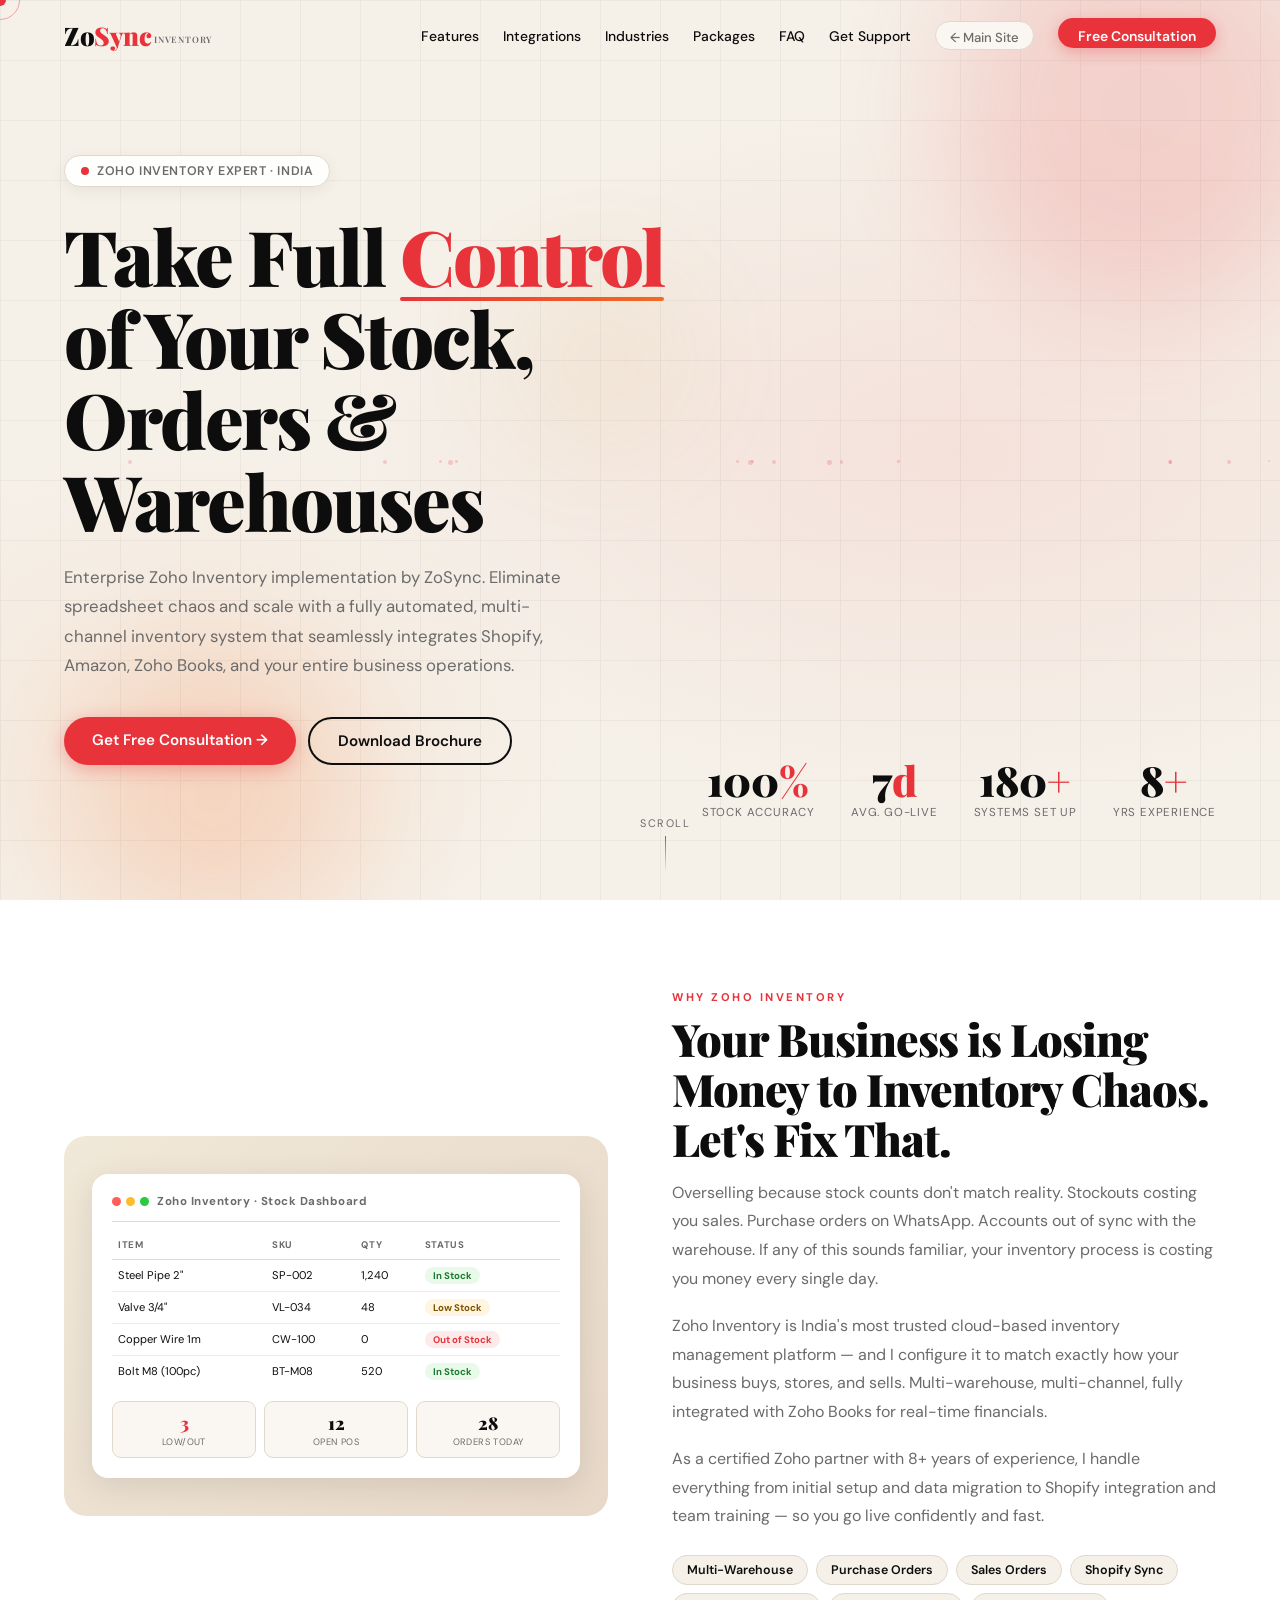
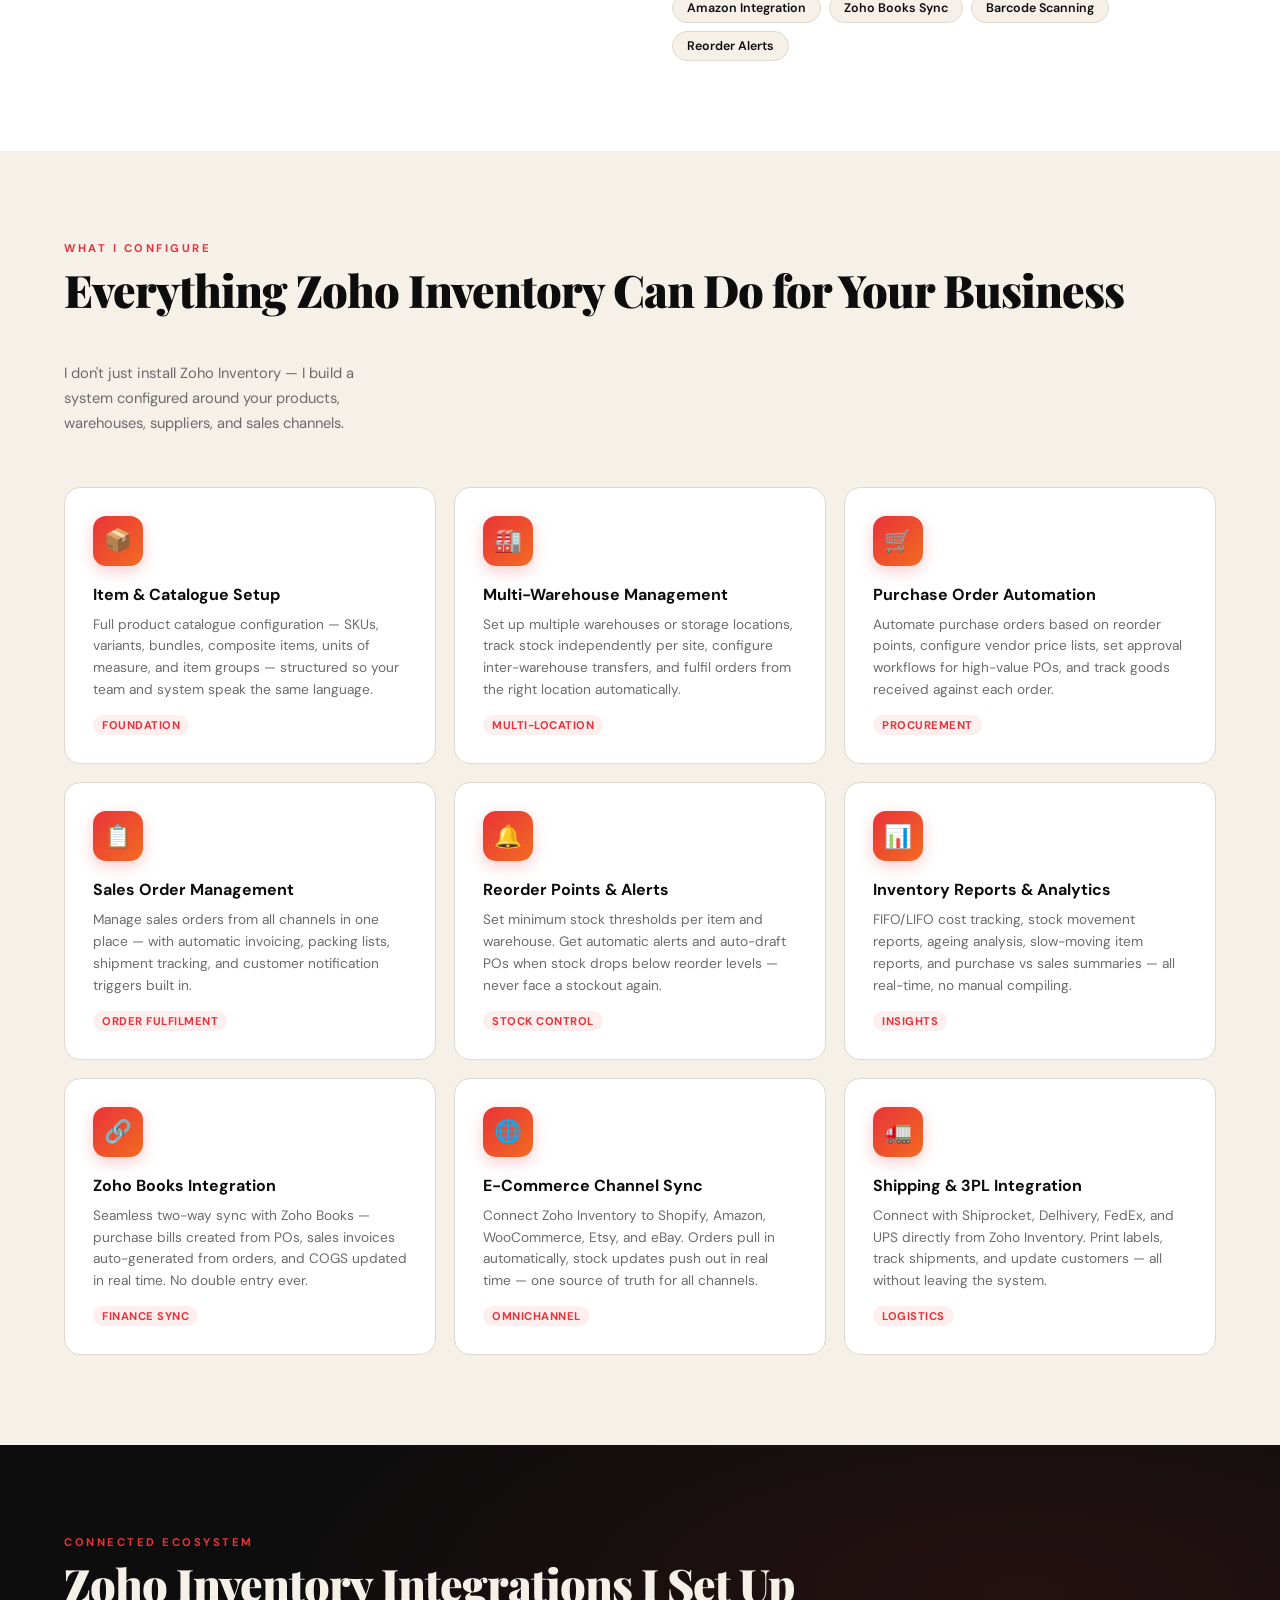
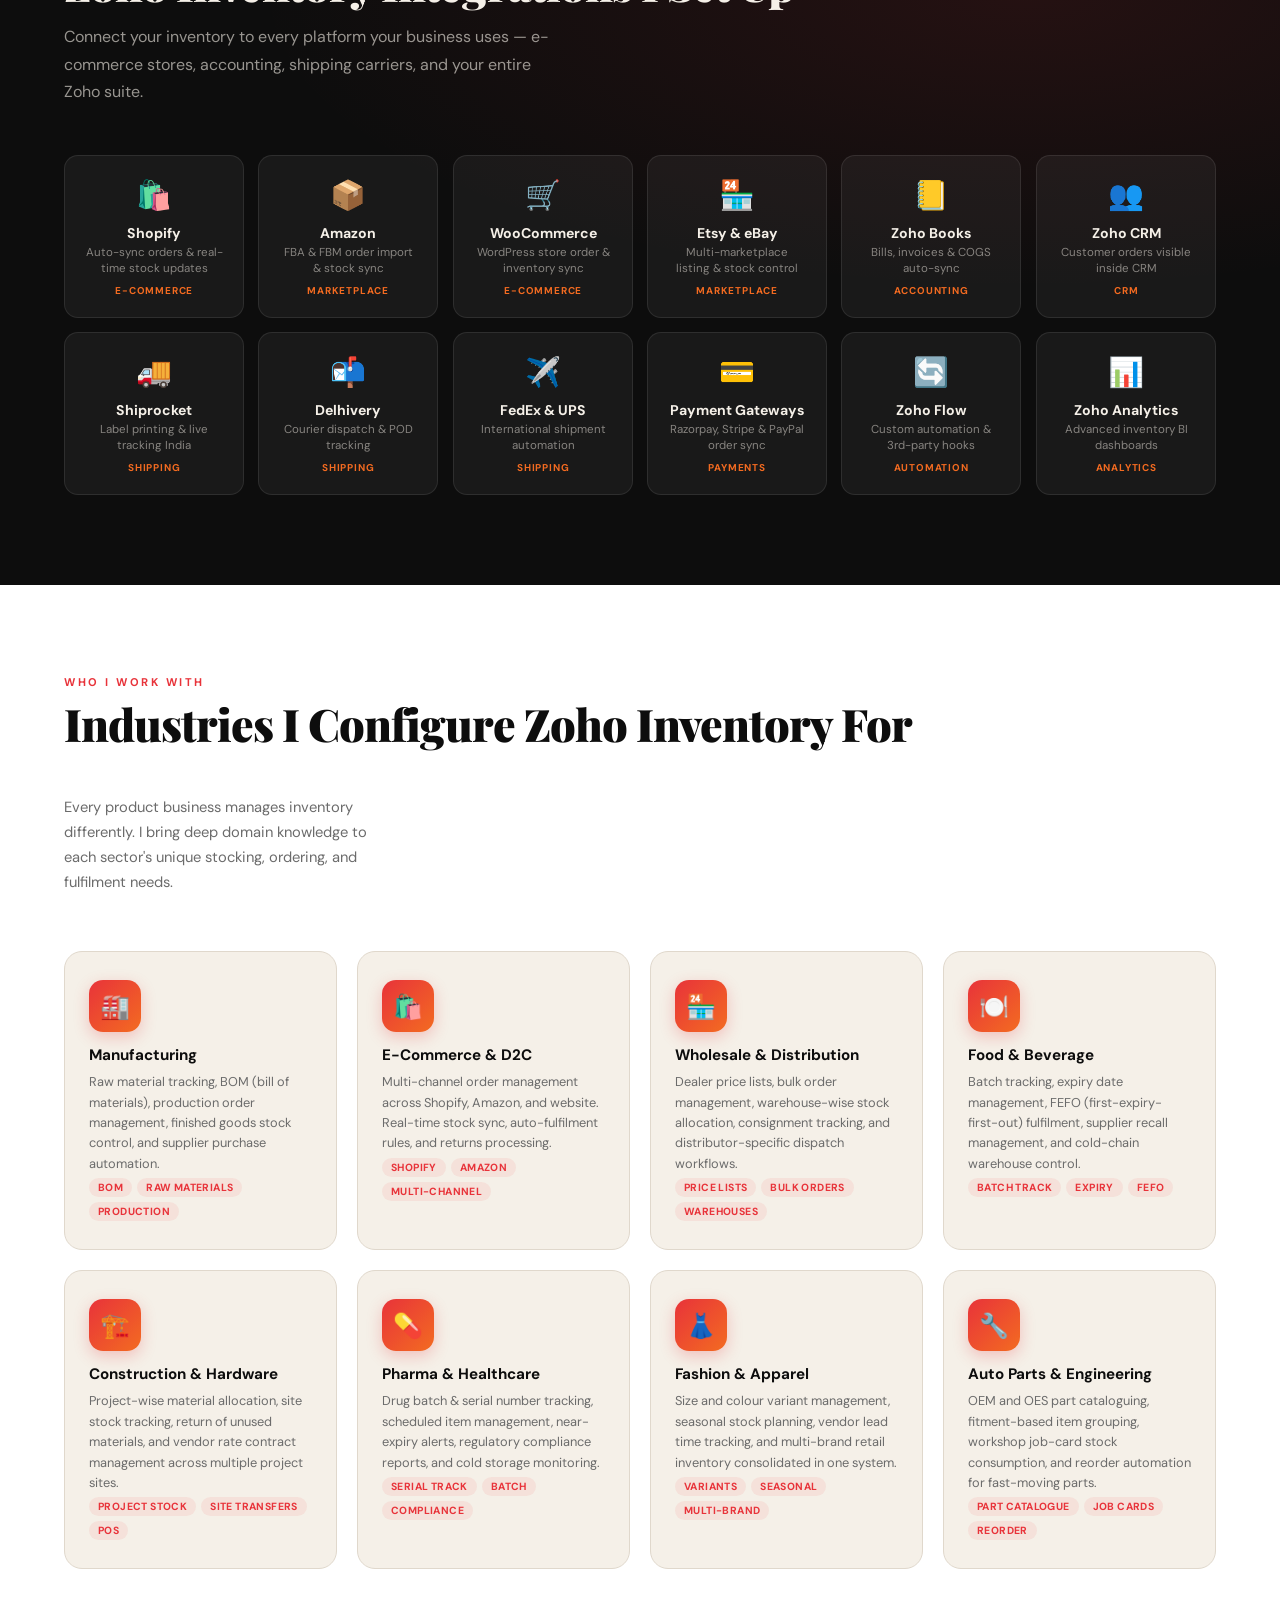
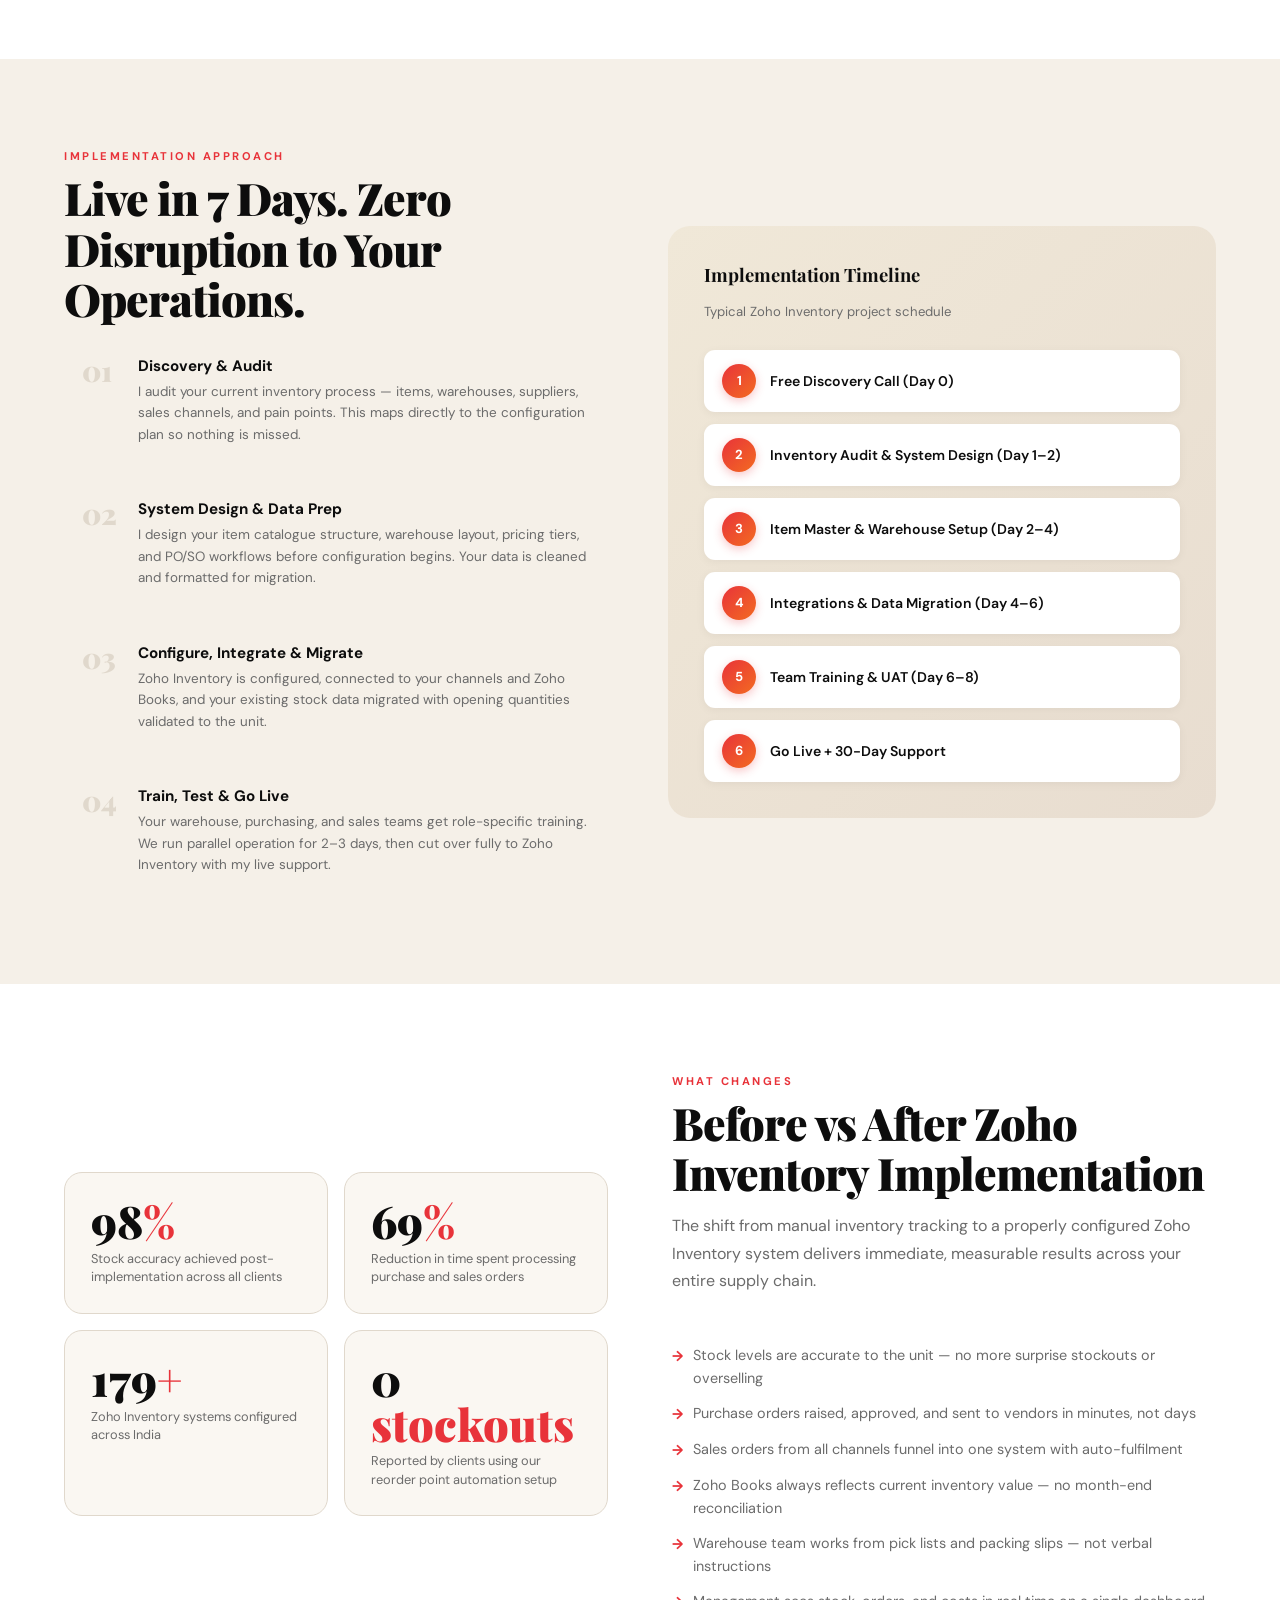
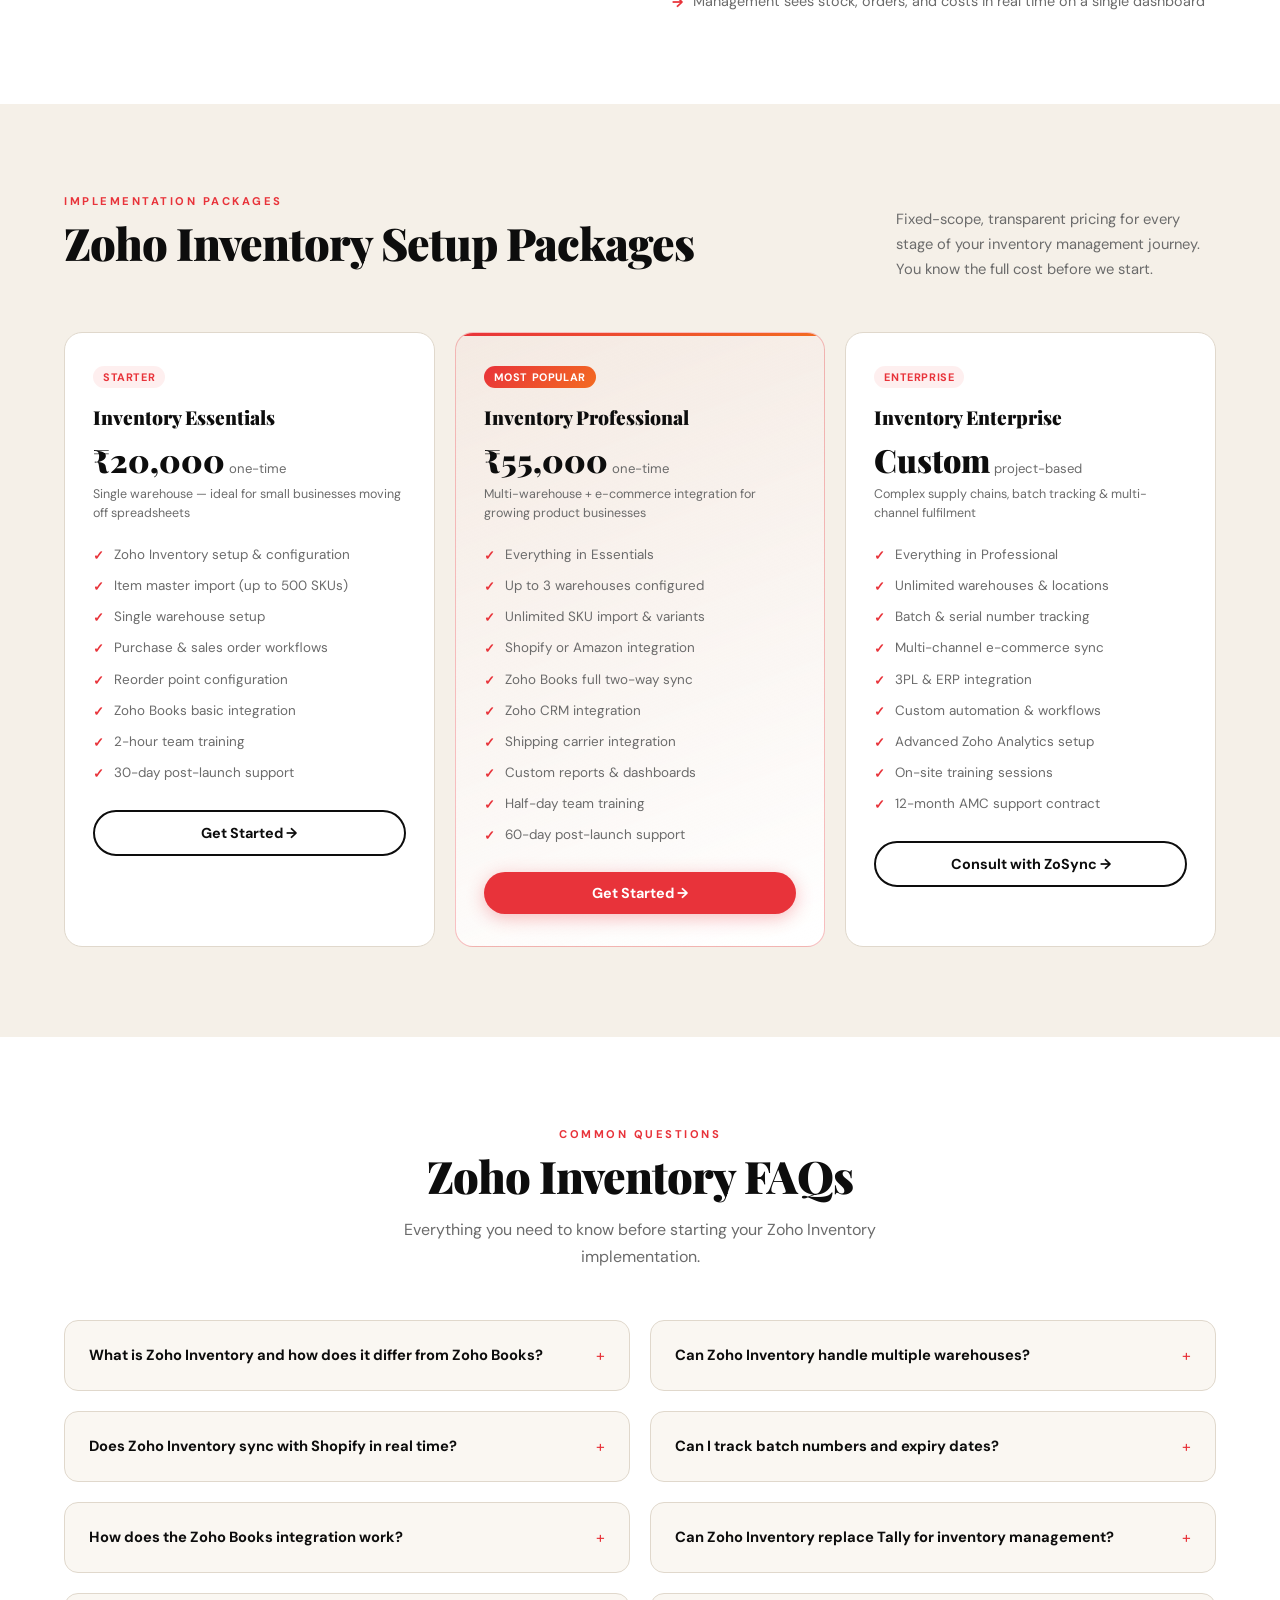
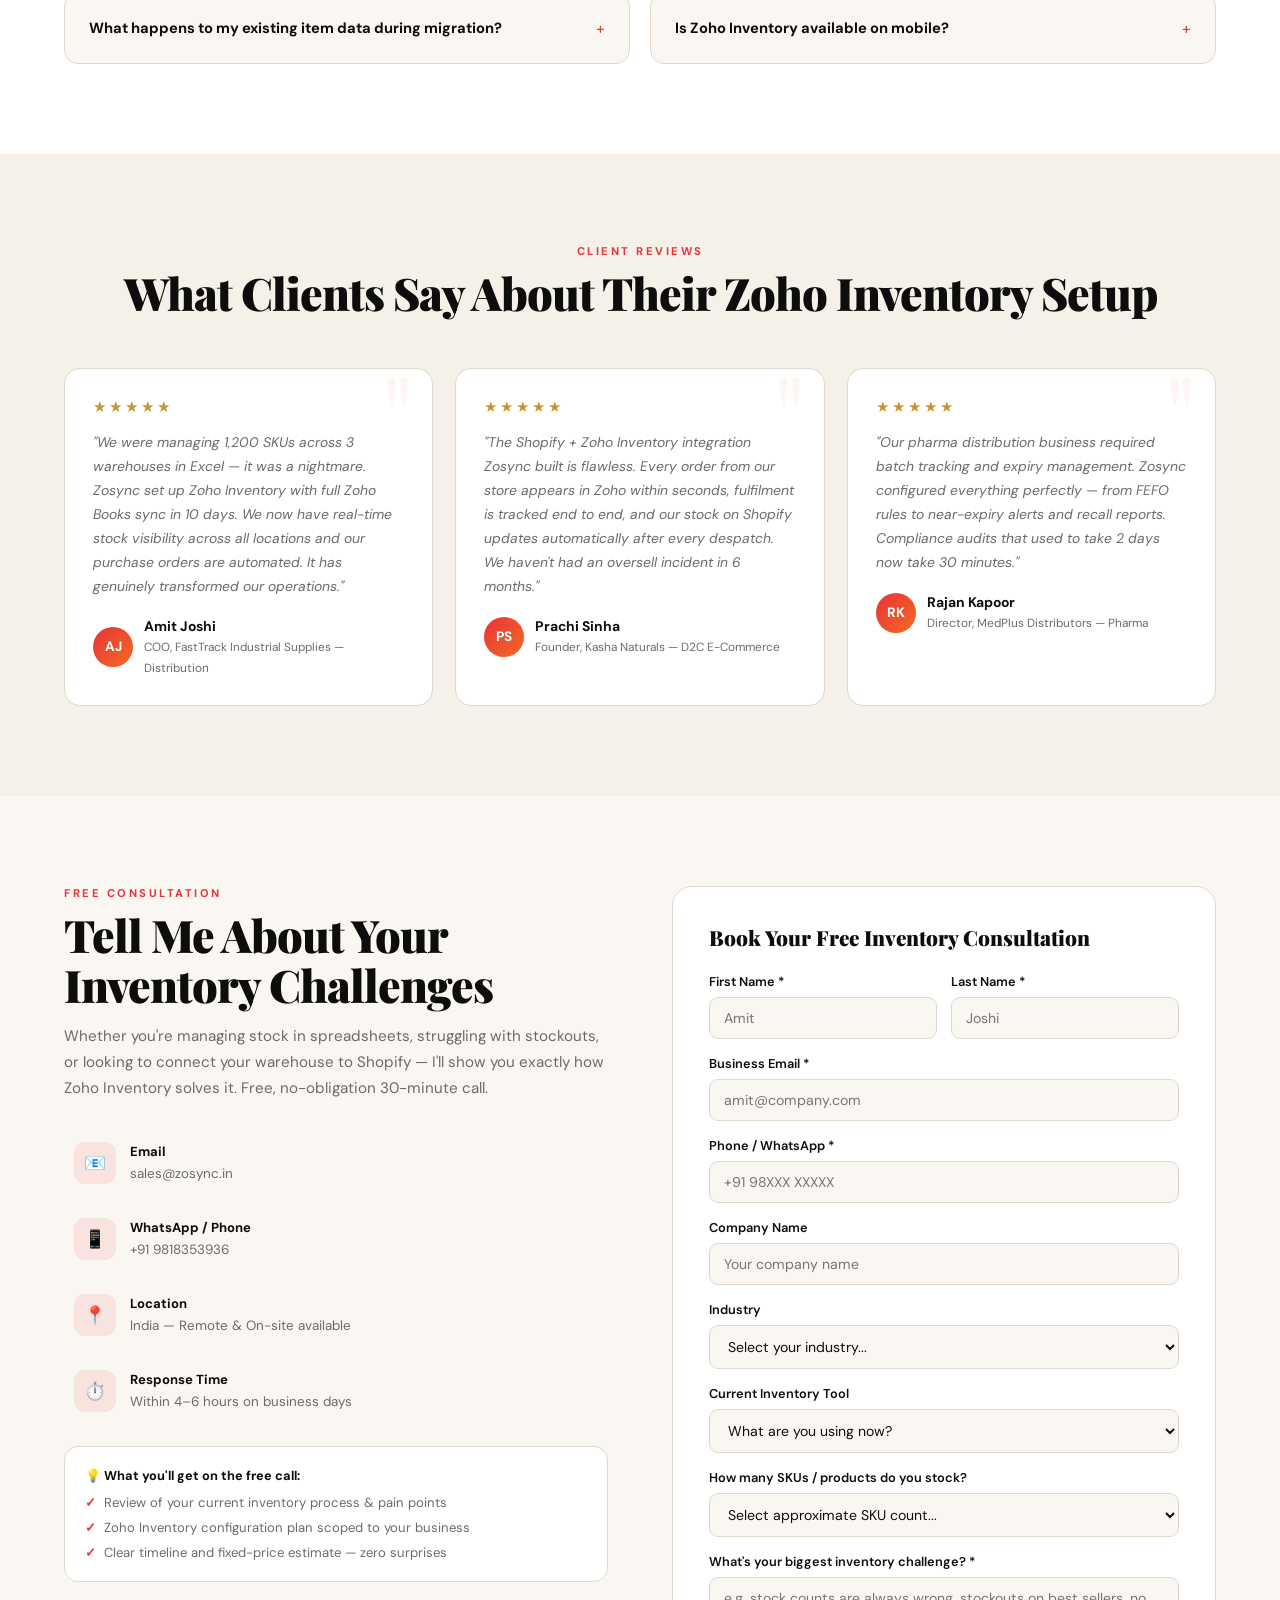
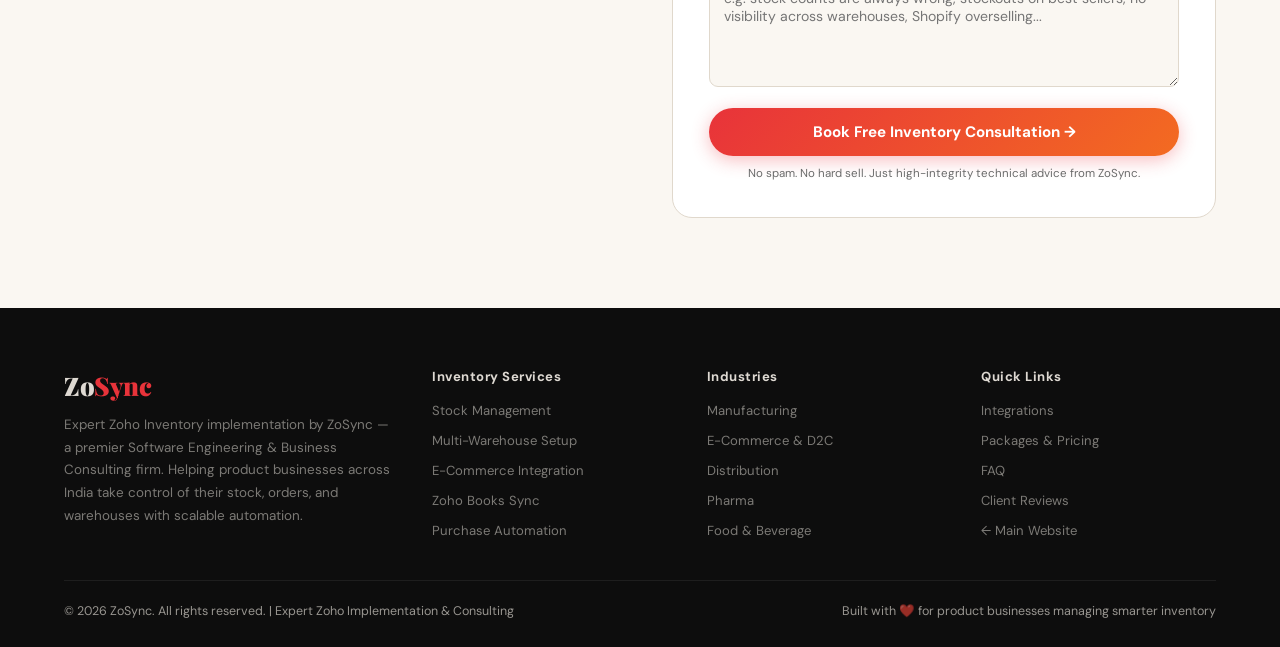
<file: services/zoho-inventory.html>
<!DOCTYPE html>
<html lang="en">
<head>
    <script async src="https://www.googletagmanager.com/gtag/js?id=G-4LGYNEG4SE"></script>
<script>
  window.dataLayer = window.dataLayer || [];
  function gtag(){dataLayer.push(arguments);}
  gtag('js', new Date());

  gtag('config', 'G-4LGYNEG4SE');
</script>
<meta charset="UTF-8"/>
<meta name="viewport" content="width=device-width, initial-scale=1.0"/>

<!-- ═══════════════════════════════════════
     PRIMARY SEO META TAGS
═══════════════════════════════════════ -->
<title>Zoho Inventory Agency India – Warehouse & Order Management Solutions | ZoSync</title>
<meta name="description" content="ZoSync: Leading Zoho Inventory implementation agency in India. Optimize stock, purchase orders, warehouses, and multi-channel fulfillment. Professional Zoho solutions for seamless business scaling. Book a free consultation."/>

<meta name="keywords" content="ZoSync, Zoho Inventory agency India, Zoho Inventory consulting, Zoho Inventory implementation services, inventory management software India, Zoho Inventory setup, Zoho Inventory integration, warehouse management Zoho, stock management India, Zoho Inventory Shopify integration, Zoho Inventory Amazon automation, Zoho Books Inventory synchronization"/>
<meta name="author" content="ZoSync – Enterprise Zoho Solutions"/>
<meta name="robots" content="index, follow"/>
<meta name="language" content="English"/>
<meta name="revisit-after" content="7 days"/>
<link rel="canonical" href="https://zosync.in/services/zoho-inventory.html"/>

<!-- ═══════════════════════════════════════
     OPEN GRAPH
═══════════════════════════════════════ -->
<meta property="og:type" content="website"/>
<meta property="og:title" content="Zoho Inventory Expert India – Stock & Order Management | ZoSync"/>
<meta property="og:description" content="Eliminate spreadsheet chaos with ZoSync. We provide expert Zoho Inventory implementation for multi-warehouse and multi-channel operations, fully integrated with Zoho Books. Book your free consultation."/>
<meta property="og:url" content="https://zosync.in/services/zoho-inventory.html"/>
<meta property="og:site_name" content="ZoSync – Expert Zoho Consulting"/>
<meta property="og:locale" content="en_IN"/>

<!-- ═══════════════════════════════════════
     TWITTER CARD
═══════════════════════════════════════ -->
<meta name="twitter:card" content="summary_large_image"/>
<meta name="twitter:title" content="Zoho Inventory Expert India – Stock, Orders & Warehouse Management | ZoSync"/>
<meta name="twitter:description" content="Professional Zoho Inventory solutions by ZoSync. Specialist setup for multi-warehouse, Shopify & Amazon integration, and Zoho Books sync. Book a free consultation."/>
<meta name="twitter:site" content="@ZoSync"/>

<!-- ═══════════════════════════════════════
     STRUCTURED DATA – LocalBusiness + Service + FAQ
═══════════════════════════════════════ -->
<script type="application/ld+json">
{
  "@context": "https://schema.org",
  "@graph": [
    {
      "@type": "ProfessionalService",
      "name": "ZoSync – Enterprise Zoho Inventory Solutions",
      "description": "ZoSync provides professional Zoho Inventory implementation, customization, and integration services across India. We specialize in stock management, multi-warehouse setup, automated order workflows, and seamless e-commerce integrations.",
      "url": "https://zosync.in/services/zoho-inventory.html",
      "image": "https://zosync.in/logo.png",
      "address": {
        "@type": "PostalAddress",
        "addressLocality": "Delhi",
        "addressCountry": "IN"
      },
      "areaServed": "India",
      "founder": {
        "@type": "Person",
        "name": "Kunwar Pal",
        "jobTitle": "Founder & Technical Head",
        "knowsAbout": ["Zoho Inventory", "Inventory Management", "Warehouse Management", "Zoho Books", "E-Commerce Integration", "Supply Chain Automation"]
      },
      "hasOfferCatalog": {
        "@type": "OfferCatalog",
        "name": "ZoSync Zoho Inventory Services",
        "itemListElement": [
          {"@type": "Offer", "itemOffered": {"@type": "Service", "name": "Enterprise Zoho Inventory Setup & Configuration"}},
          {"@type": "Offer", "itemOffered": {"@type": "Service", "name": "Multi-Warehouse Architecture"}},
          {"@type": "Offer", "itemOffered": {"@type": "Service", "name": "Zoho Inventory Shopify & Amazon Integration"}},
          {"@type": "Offer", "itemOffered": {"@type": "Service", "name": "Zoho Books & Inventory Financial Sync"}},
          {"@type": "Offer", "itemOffered": {"@type": "Service", "name": "Custom Workflow & Purchase Order Automation"}}
        ]
      }
    },
    {
      "@type": "FAQPage",
      "mainEntity": [
        {
          "@type": "Question",
          "name": "What is Zoho Inventory?",
          "acceptedAnswer": {"@type": "Answer", "text": "Zoho Inventory is a cloud-based inventory management software that helps businesses track stock levels, manage purchase and sales orders, handle multi-warehouse operations, and integrate with e-commerce platforms like Shopify, Amazon, and WooCommerce."}
        },
        {
          "@type": "Question",
          "name": "How does ZoSync integrate Zoho Inventory with Shopify and Amazon?",
          "acceptedAnswer": {"@type": "Answer", "text": "Our team configures native and custom integrations with Shopify, Amazon, and WooCommerce. We ensure orders sync automatically into Zoho Inventory and stock levels update in real-time across all channels to prevent overselling."}
        },
        {
          "@type": "Question",
          "name": "Does Zoho Inventory work with Zoho Books?",
          "acceptedAnswer": {"@type": "Answer", "text": "Yes. We specialize in deep integration between Zoho Inventory and Zoho Books. This ensures purchase orders and bills sync automatically, reflecting real inventory costs in your financial accounts without manual data entry."}
        },
        {
          "@type": "Question",
          "name": "Can Zoho Inventory handle multiple warehouses?",
          "acceptedAnswer": {"@type": "Answer", "text": "Yes. Zoho Inventory supports multiple warehouses. We set up systems to track stock per location, manage transfers, and automate fulfillment based on defined warehouse rules."}
        },
        {
          "@type": "Question",
          "name": "How long does a professional Zoho Inventory implementation take?",
          "acceptedAnswer": {"@type": "Answer", "text": "A professional setup by ZoSync typically takes 3–7 days for basic needs. Complex multi-warehouse configurations with e-commerce and financial sync usually take 2–3 weeks, while enterprise-grade custom workflows can take 4–6 weeks."}
        }
      ]
    }
  ]
}
</script>

<link rel="preconnect" href="https://fonts.googleapis.com">
<link rel="preconnect" href="https://fonts.gstatic.com" crossorigin>
<link href="https://fonts.googleapis.com/css2?family=Playfair+Display:wght@700;900&family=DM+Sans:wght@300;400;500;600&display=swap" rel="stylesheet">
<link rel="icon" type="image/png" href="../assets/Zosync-favicon.png">

<style>
/* ══════════════════════ ROOT ══════════════════════ */
:root{
  --ink:#0d0d0d;--cream:#f5f0e8;--white:#fff;
  --red:#e8333a;--orange:#f36b21;--gold:#c9962c;
  --muted:#6b6b6b;--border:#e0d8cc;--card:#faf7f2;
}
*,*::before,*::after{box-sizing:border-box;margin:0;padding:0}
html{scroll-behavior:smooth}
body{font-family:'DM Sans',sans-serif;background:var(--cream);color:var(--ink);overflow-x:hidden;width:100%;max-width:100vw}

/* ══ CURSOR ══ */
#cur,#cur-ring{pointer-events:none;position:fixed;border-radius:50%;z-index:99999;transform:translate(-50%,-50%)}
#cur{width:12px;height:12px;background:var(--red);transition:width .2s,height .2s}
#cur-ring{width:40px;height:40px;border:1.5px solid rgba(232,51,58,.4);z-index:99998;transition:width .3s,height .3s,border-color .3s}
@media(max-width:1024px){#cur,#cur-ring{display:none}body{cursor:auto!important}}

/* ══ PROGRESS ══ */
#prog{position:fixed;top:0;left:0;height:3px;width:0;z-index:10000;background:linear-gradient(90deg,var(--red),var(--orange));pointer-events:none}

/* ══ NAV ══ */
nav{position:fixed;top:0;left:0;right:0;z-index:999;display:flex;align-items:center;justify-content:space-between;padding:18px 5%;background:transparent;border-bottom:1px solid transparent;transition:background .4s,backdrop-filter .4s,border-color .4s,box-shadow .4s,padding .3s}
nav.scrolled{background:rgba(245,240,232,.95);backdrop-filter:blur(18px);-webkit-backdrop-filter:blur(18px);border-color:var(--border);box-shadow:0 4px 30px rgba(0,0,0,.07);padding:12px 5%}
.logo{font-family:'Playfair Display',serif;font-size:1.6rem;font-weight:900;letter-spacing:-.5px;color:var(--ink);text-decoration:none}
.logo span{color:var(--red)}
.logo sub{font-size:.55rem;font-weight:600;color:var(--muted);letter-spacing:.8px;vertical-align:middle;margin-left:3px;text-transform:uppercase}
.nav-links{display:flex;align-items:center;gap:24px;list-style:none}
.nav-links a{text-decoration:none;color:var(--ink);font-size:.87rem;font-weight:500;position:relative;padding-bottom:3px;white-space:nowrap}
.nav-links a::after{content:'';position:absolute;bottom:0;left:0;width:0;height:2px;background:var(--red);transition:width .3s ease}
.nav-links a:hover::after{width:100%}
.nav-back{display:inline-flex;align-items:center;gap:5px;background:var(--card);border:1px solid var(--border)!important;padding:7px 14px;border-radius:50px;color:var(--muted)!important;font-size:.82rem!important;transition:background .2s,color .2s!important}
.nav-back:hover{background:var(--white)!important;color:var(--ink)!important}
.nav-back::after{display:none!important}
.nav-cta{background:var(--red)!important;color:#fff!important;padding:9px 20px;border-radius:50px;font-weight:600!important;box-shadow:0 4px 14px rgba(232,51,58,.3);transition:transform .2s,box-shadow .2s,background .2s!important}
.nav-cta:hover{background:#c42830!important;transform:translateY(-2px)!important;box-shadow:0 8px 24px rgba(232,51,58,.45)!important}
.nav-cta::after{display:none!important}
.burger{display:none;cursor:pointer;flex-direction:column;gap:5px;padding:4px;z-index:1001}
.burger span{display:block;width:24px;height:2px;background:var(--ink);border-radius:2px;transition:.35s}
.burger.open span:nth-child(1){transform:rotate(45deg) translate(5px,5px)}
.burger.open span:nth-child(2){opacity:0;transform:translateX(-10px)}
.burger.open span:nth-child(3){transform:rotate(-45deg) translate(5px,-5px)}
.nav-drawer{display:none;position:fixed;inset:0;background:rgba(245,240,232,.98);z-index:998;flex-direction:column;align-items:center;justify-content:center;gap:32px;padding:80px 5% 40px}
.nav-drawer.open{display:flex;animation:drawerIn .3s ease}
@keyframes drawerIn{from{opacity:0;transform:translateY(-20px)}to{opacity:1;transform:translateY(0)}}
.nav-drawer a{font-size:1.5rem;font-family:'Playfair Display',serif;font-weight:700;text-decoration:none;color:var(--ink);transition:color .2s}
.nav-drawer a:hover{color:var(--red)}
.nav-drawer .drawer-cta{background:var(--red);color:#fff!important;padding:14px 36px;border-radius:50px;font-size:1rem!important;font-family:'DM Sans',sans-serif!important;font-weight:700!important;box-shadow:0 4px 20px rgba(232,51,58,.35)}

/* ══ HERO ══ */
#hero{min-height:100vh;display:flex;align-items:center;padding:120px 5% 100px;position:relative;overflow:hidden}
.hero-bg{position:absolute;inset:0;z-index:0;background:radial-gradient(ellipse 70% 55% at 75% 50%,rgba(232,51,58,.08),transparent 70%),radial-gradient(ellipse 50% 50% at 15% 80%,rgba(243,107,33,.06),transparent 60%)}
.hero-grid{position:absolute;inset:0;z-index:0;opacity:.04;background-image:linear-gradient(var(--ink) 1px,transparent 1px),linear-gradient(90deg,var(--ink) 1px,transparent 1px);background-size:60px 60px;animation:gridMove 20s linear infinite}
@keyframes gridMove{0%{background-position:0 0}100%{background-position:60px 60px}}
.orb{position:absolute;border-radius:50%;filter:blur(60px);opacity:.16;animation:orbF 8s ease-in-out infinite;pointer-events:none}
.o1{width:400px;height:400px;background:var(--red);top:-10%;right:-5%}
.o2{width:300px;height:300px;background:var(--orange);bottom:-5%;left:5%;animation-delay:3s}
.o3{width:180px;height:180px;background:var(--gold);top:30%;left:40%;animation-delay:6s;opacity:.08}
@keyframes orbF{0%,100%{transform:translateY(0) scale(1)}50%{transform:translateY(-28px) scale(1.04)}}
.particle{position:absolute;border-radius:50%;background:var(--red);opacity:.2;pointer-events:none;animation:pDrift linear infinite}
@keyframes pDrift{0%{transform:translateY(100vh);opacity:0}10%{opacity:.2}90%{opacity:.2}100%{transform:translateY(-80px) translateX(50px);opacity:0}}
.hero-content{position:relative;z-index:2;max-width:680px;width:100%}
.hero-badge{display:inline-flex;align-items:center;gap:8px;background:rgba(255,255,255,.9);border:1px solid var(--border);padding:7px 16px;border-radius:50px;font-size:.78rem;font-weight:600;letter-spacing:.6px;color:var(--muted);text-transform:uppercase;margin-bottom:28px;animation:fUp .7s .1s ease both;box-shadow:0 4px 16px rgba(0,0,0,.06)}
.dot{width:8px;height:8px;border-radius:50%;background:var(--red);flex-shrink:0;animation:dotP 2s infinite}
@keyframes dotP{0%,100%{box-shadow:0 0 0 0 rgba(232,51,58,.5)}70%{box-shadow:0 0 0 8px rgba(232,51,58,0)}}
h1{font-family:'Playfair Display',serif;font-size:clamp(2.4rem,6vw,5.2rem);font-weight:900;line-height:1.06;letter-spacing:-2px;margin-bottom:22px;animation:fUp .7s .25s ease both}
h1 em{font-style:normal;color:var(--red);position:relative;display:inline-block}
h1 em::after{content:'';position:absolute;bottom:-4px;left:0;right:0;height:4px;background:linear-gradient(90deg,var(--red),var(--orange));border-radius:2px;transform:scaleX(0);transform-origin:left;animation:ulG 1s 1.1s ease forwards}
@keyframes ulG{to{transform:scaleX(1)}}
.hero-sub{font-size:1.05rem;color:var(--muted);line-height:1.75;max-width:500px;margin-bottom:36px;animation:fUp .7s .4s ease both}
.hero-btns{display:flex;gap:12px;flex-wrap:wrap;animation:fUp .7s .55s ease both}
.btn-p{background:var(--red);color:#fff;padding:13px 28px;border-radius:50px;font-weight:600;font-size:.95rem;text-decoration:none;display:inline-block;transition:transform .25s,box-shadow .25s;box-shadow:0 4px 18px rgba(232,51,58,.35)}
.btn-p:hover{transform:translateY(-3px);box-shadow:0 10px 32px rgba(232,51,58,.5)}
.btn-s{background:transparent;color:var(--ink);padding:12px 28px;border-radius:50px;font-weight:600;font-size:.95rem;text-decoration:none;display:inline-block;border:2px solid var(--ink);transition:background .25s,color .25s,transform .25s}
.btn-s:hover{background:var(--ink);color:var(--cream);transform:translateY(-3px)}
.hero-stats{position:absolute;right:5%;bottom:80px;z-index:2;display:flex;gap:36px;animation:fUp .7s .7s ease both}
.stat{text-align:center}
.snum{font-family:'Playfair Display',serif;font-size:2.6rem;font-weight:900;line-height:1;color:var(--ink)}
.snum span{color:var(--red)}
.slabel{font-size:.72rem;color:var(--muted);text-transform:uppercase;letter-spacing:.8px;margin-top:4px}
.scroll-hint{position:absolute;bottom:28px;left:50%;transform:translateX(-50%);z-index:2;display:flex;flex-direction:column;align-items:center;gap:6px;animation:fUp .7s .9s ease both}
.scroll-hint span{font-size:.68rem;letter-spacing:1.5px;text-transform:uppercase;color:var(--muted)}
.scroll-line{width:1px;height:36px;background:linear-gradient(var(--red),transparent);animation:sL 1.8s ease-in-out infinite}
@keyframes sL{0%,100%{opacity:1}50%{opacity:.3}}
@keyframes fUp{from{opacity:0;transform:translateY(26px)}to{opacity:1;transform:translateY(0)}}

/* ══ SECTIONS ══ */
section{padding:90px 5%;width:100%}
.sec-lbl{font-size:.7rem;font-weight:700;letter-spacing:2.5px;text-transform:uppercase;color:var(--red);margin-bottom:10px}
.sec-title{font-family:'Playfair Display',serif;font-size:clamp(1.8rem,3.5vw,3rem);font-weight:900;letter-spacing:-1px;line-height:1.12;margin-bottom:14px}
.sec-sub{color:var(--muted);font-size:1rem;line-height:1.7;max-width:500px;margin-bottom:50px}

/* ══ REVEAL / STAGGER ══ */
.reveal{opacity:0;transform:translateY(36px);transition:opacity .75s cubic-bezier(.25,.46,.45,.94),transform .75s cubic-bezier(.25,.46,.45,.94)}
.reveal.fl{transform:translateX(-44px)}
.reveal.fr{transform:translateX(44px)}
.reveal.vis{opacity:1!important;transform:translate(0)!important}
.stag>*{opacity:0;transform:translateY(28px);transition:opacity .55s ease,transform .55s ease}
.stag.vis>*:nth-child(1){opacity:1;transform:none;transition-delay:.04s}
.stag.vis>*:nth-child(2){opacity:1;transform:none;transition-delay:.12s}
.stag.vis>*:nth-child(3){opacity:1;transform:none;transition-delay:.2s}
.stag.vis>*:nth-child(4){opacity:1;transform:none;transition-delay:.28s}
.stag.vis>*:nth-child(5){opacity:1;transform:none;transition-delay:.36s}
.stag.vis>*:nth-child(6){opacity:1;transform:none;transition-delay:.44s}
.stag.vis>*:nth-child(7){opacity:1;transform:none;transition-delay:.52s}
.stag.vis>*:nth-child(8){opacity:1;transform:none;transition-delay:.6s}
.stag.vis>*:nth-child(n+9){opacity:1;transform:none;transition-delay:.68s}

/* ══ OVERVIEW (about-grid layout) ══ */
#overview{background:var(--white)}
.about-grid{display:grid;grid-template-columns:1fr 1fr;gap:64px;align-items:center}

/* Inventory Visual Panel */
.inv-visual{position:relative;border-radius:22px;overflow:hidden;background:linear-gradient(135deg,#f0e8d8,#e8d8c8);display:flex;align-items:center;justify-content:center;padding:28px;transition:transform .5s ease;min-height:380px}
.inv-visual:hover{transform:rotate(-1deg) scale(1.01)}
.inv-board{width:100%;background:var(--white);border-radius:16px;padding:20px;box-shadow:0 8px 32px rgba(0,0,0,.1)}
.inv-topbar{display:flex;align-items:center;gap:8px;margin-bottom:16px;padding-bottom:12px;border-bottom:1px solid var(--border)}
.inv-dots{display:flex;gap:5px}
.inv-dots span{width:9px;height:9px;border-radius:50%}
.inv-dots span:nth-child(1){background:#ff5f57}
.inv-dots span:nth-child(2){background:#ffbd2e}
.inv-dots span:nth-child(3){background:#28ca42}
.inv-topbar-title{font-size:.72rem;font-weight:700;color:var(--muted);letter-spacing:.5px}
.inv-table{width:100%;border-collapse:collapse;margin-bottom:14px}
.inv-table th{font-size:.6rem;font-weight:700;color:var(--muted);text-transform:uppercase;letter-spacing:.6px;padding:0 6px 8px;text-align:left;border-bottom:1px solid var(--border)}
.inv-table td{font-size:.7rem;color:var(--ink);padding:7px 6px;border-bottom:1px solid rgba(224,216,204,.5)}
.inv-table tr:last-child td{border-bottom:none}
.stock-badge{display:inline-block;padding:2px 8px;border-radius:50px;font-size:.6rem;font-weight:700}
.stock-ok{background:rgba(40,202,66,.1);color:#1a7a2e}
.stock-low{background:rgba(255,189,46,.15);color:#7a5200}
.stock-out{background:rgba(232,51,58,.1);color:var(--red)}
.inv-mini-stats{display:grid;grid-template-columns:repeat(3,1fr);gap:8px}
.imstat{background:var(--card);border:1px solid var(--border);border-radius:9px;padding:9px;text-align:center}
.imstat-n{font-family:'Playfair Display',serif;font-size:1.1rem;font-weight:900;color:var(--ink)}
.imstat-n.red{color:var(--red)}
.imstat-l{font-size:.58rem;color:var(--muted);text-transform:uppercase;letter-spacing:.4px;margin-top:2px}
.about-corner{position:absolute;bottom:20px;right:20px;background:#fff;padding:12px 18px;border-radius:12px;box-shadow:0 4px 20px rgba(0,0,0,.12);font-size:.82rem;font-weight:600}
.about-corner span{color:var(--red);font-size:1.2rem;display:block}

.about-text p{color:var(--muted);line-height:1.8;margin-bottom:18px}
.chips{display:flex;flex-wrap:wrap;gap:8px;margin-top:24px}
.chip{padding:6px 14px;border-radius:50px;font-size:.78rem;font-weight:600;border:1.5px solid var(--border);color:var(--ink);background:var(--cream);transition:background .2s,border-color .2s,transform .2s;cursor:default}
.chip:hover{background:var(--red);color:#fff;border-color:var(--red);transform:translateY(-2px)}

/* ══ FEATURES (service-card layout) ══ */
#features{background:var(--cream)}
.svc-intro{display:flex;justify-content:space-between;align-items:flex-end;gap:32px;margin-bottom:50px;flex-wrap:wrap}
.svc-intro .r{max-width:320px;color:var(--muted);line-height:1.7;font-size:.92rem}
.svc-grid{display:grid;grid-template-columns:repeat(auto-fill,minmax(280px,1fr));gap:18px}
.svc-card{background:var(--white);border:1px solid var(--border);border-radius:16px;padding:28px;cursor:pointer;transition:transform .3s,box-shadow .3s,border-color .3s;position:relative;overflow:hidden}
.svc-card::before{content:'';position:absolute;top:0;left:0;right:0;height:3px;background:linear-gradient(90deg,var(--red),var(--orange));transform:scaleX(0);transform-origin:left;transition:transform .35s ease}
.svc-card:hover{transform:translateY(-5px);box-shadow:0 14px 40px rgba(0,0,0,.1);border-color:transparent}
.svc-card:hover::before{transform:scaleX(1)}
.svc-icon{width:50px;height:50px;border-radius:13px;background:linear-gradient(135deg,var(--red),var(--orange));display:flex;align-items:center;justify-content:center;font-size:1.4rem;margin-bottom:18px;box-shadow:0 5px 15px rgba(232,51,58,.25);transition:transform .3s}
.svc-card:hover .svc-icon{transform:scale(1.1) rotate(-4deg)}
.svc-card h3{font-size:1rem;font-weight:700;margin-bottom:9px}
.svc-card p{font-size:.855rem;color:var(--muted);line-height:1.6}
.svc-tag{display:inline-block;margin-top:14px;font-size:.7rem;font-weight:700;letter-spacing:.5px;text-transform:uppercase;color:var(--red);padding:3px 9px;background:rgba(232,51,58,.08);border-radius:50px}

/* ══ INTEGRATIONS (dark section like apps section) ══ */
#integrations{background:var(--ink);color:var(--cream);position:relative;overflow:hidden}
#integrations::before{content:'';position:absolute;inset:0;background:radial-gradient(ellipse 60% 40% at 80% 20%,rgba(232,51,58,.11),transparent);pointer-events:none}
#integrations .sec-title{color:var(--cream)}
#integrations .sec-sub{color:rgba(245,240,232,.6)}
.int-grid{display:grid;grid-template-columns:repeat(auto-fill,minmax(160px,1fr));gap:14px}
.int-card{background:rgba(255,255,255,.05);border:1px solid rgba(255,255,255,.09);border-radius:14px;padding:20px;text-align:center;cursor:pointer;transition:transform .28s,background .28s,border-color .28s,box-shadow .28s;animation:acIn .4s ease both}
@keyframes acIn{from{opacity:0;transform:scale(.88)}to{opacity:1;transform:scale(1)}}
.int-card:hover{background:rgba(255,255,255,.1);border-color:rgba(232,51,58,.5);transform:translateY(-4px) scale(1.02);box-shadow:0 10px 28px rgba(0,0,0,.28)}
.int-emoji{font-size:1.8rem;margin-bottom:10px;display:block;transition:transform .28s}
.int-card:hover .int-emoji{transform:scale(1.2) rotate(5deg)}
.int-name{font-size:.88rem;font-weight:700;color:var(--cream);margin-bottom:3px}
.int-desc{font-size:.72rem;color:rgba(245,240,232,.5);line-height:1.35}
.int-type{font-size:.62rem;font-weight:700;letter-spacing:.8px;text-transform:uppercase;color:var(--orange);margin-top:8px;display:block}

/* ══ INDUSTRIES (same layout) ══ */
#industries{background:var(--white);position:relative;overflow:hidden}
.ind-head{display:flex;justify-content:space-between;align-items:flex-end;gap:32px;margin-bottom:56px;flex-wrap:wrap}
.ind-head .r{max-width:320px;color:var(--muted);line-height:1.7;font-size:.92rem}
.ind-grid{display:grid;grid-template-columns:repeat(4,1fr);gap:20px}
.ind-card{background:var(--cream);border:1px solid var(--border);border-radius:18px;padding:28px 24px;cursor:pointer;transition:transform .3s,box-shadow .3s,background .3s,border-color .3s;display:flex;flex-direction:column;gap:14px}
.ind-card:hover{transform:translateY(-6px);box-shadow:0 16px 44px rgba(0,0,0,.1);background:var(--white);border-color:rgba(232,51,58,.25)}
.ind-icon-wrap{width:52px;height:52px;border-radius:14px;background:linear-gradient(135deg,var(--red),var(--orange));display:flex;align-items:center;justify-content:center;font-size:1.5rem;box-shadow:0 5px 15px rgba(232,51,58,.25);transition:transform .3s}
.ind-card:hover .ind-icon-wrap{transform:scale(1.1) rotate(-5deg)}
.ind-card h3{font-size:.95rem;font-weight:700;color:var(--ink);margin-bottom:6px;line-height:1.3}
.ind-card p{font-size:.8rem;color:var(--muted);line-height:1.6}
.ind-tags{display:flex;flex-wrap:wrap;gap:5px;margin-top:4px}
.ind-tag{font-size:.65rem;font-weight:700;letter-spacing:.4px;text-transform:uppercase;padding:3px 9px;border-radius:50px;background:rgba(232,51,58,.08);color:var(--red)}

/* ══ PROCESS (why-us layout) ══ */
#process{background:var(--cream)}
.why-grid{display:grid;grid-template-columns:1fr 1fr;gap:56px;align-items:center}
.why-list{display:flex;flex-direction:column;gap:18px}
.why-item{display:flex;gap:18px;align-items:flex-start;padding:18px;border-radius:12px;transition:background .28s,transform .28s}
.why-item:hover{background:var(--white);transform:translateX(6px)}
.why-n{font-family:'Playfair Display',serif;font-size:1.8rem;font-weight:900;color:var(--border);line-height:1;min-width:38px;transition:color .28s}
.why-item:hover .why-n{color:var(--red)}
.why-item h4{font-size:.95rem;font-weight:700;margin-bottom:5px}
.why-item p{font-size:.84rem;color:var(--muted);line-height:1.6}
.why-vis{background:linear-gradient(135deg,#f0e8d8,#e8ddd0);border-radius:22px;padding:36px;display:flex;flex-direction:column;gap:12px}
.pstep{display:flex;align-items:center;gap:14px;background:#fff;border-radius:11px;padding:14px 18px;box-shadow:0 2px 10px rgba(0,0,0,.05);transition:transform .28s,box-shadow .28s}
.pstep:hover{transform:translateX(5px);box-shadow:0 5px 20px rgba(0,0,0,.09)}
.pdot{width:34px;height:34px;border-radius:50%;background:linear-gradient(135deg,var(--red),var(--orange));display:flex;align-items:center;justify-content:center;color:#fff;font-weight:700;font-size:.82rem;flex-shrink:0;box-shadow:0 3px 10px rgba(232,51,58,.28)}
.ptxt{font-size:.88rem;font-weight:600}
.parr{margin-left:auto;color:var(--muted);opacity:0;transition:opacity .28s,transform .28s}
.pstep:hover .parr{opacity:1;transform:translateX(4px)}

/* ══ RESULTS ══ */
#results{background:var(--white)}
.results-inner{display:grid;grid-template-columns:1fr 1fr;gap:64px;align-items:center}
.result-stats-grid{display:grid;grid-template-columns:1fr 1fr;gap:16px}
.rstat{background:var(--card);border:1px solid var(--border);border-radius:18px;padding:26px;position:relative;overflow:hidden;transition:transform .3s,box-shadow .3s}
.rstat::before{content:'';position:absolute;top:0;left:0;right:0;height:3px;background:linear-gradient(90deg,var(--red),var(--orange));transform:scaleX(0);transform-origin:left;transition:transform .4s ease}
.rstat:hover{transform:translateY(-4px);box-shadow:0 12px 36px rgba(0,0,0,.08)}
.rstat:hover::before{transform:scaleX(1)}
.rstat-val{font-family:'Playfair Display',serif;font-size:2.8rem;font-weight:900;line-height:1;color:var(--ink);margin-bottom:6px}
.rstat-val span{color:var(--red)}
.rstat-label{font-size:.8rem;color:var(--muted);line-height:1.45}
.result-list{list-style:none;display:flex;flex-direction:column;gap:12px;margin-top:8px}
.result-list li{display:flex;align-items:flex-start;gap:10px;font-size:.9rem;color:var(--muted);line-height:1.6}
.result-list li::before{content:'→';color:var(--red);font-weight:700;flex-shrink:0;margin-top:1px}

/* ══ PACKAGES ══ */
#packages{background:var(--cream)}
.pkg-intro{display:flex;justify-content:space-between;align-items:flex-end;gap:32px;margin-bottom:50px;flex-wrap:wrap}
.pkg-intro .r{max-width:320px;color:var(--muted);line-height:1.7;font-size:.92rem}
.pkg-grid{display:grid;grid-template-columns:repeat(3,1fr);gap:20px}
.pkg-card{background:var(--white);border:1px solid var(--border);border-radius:18px;padding:32px 28px;position:relative;overflow:hidden;transition:transform .3s,box-shadow .3s,border-color .3s}
.pkg-card::before{content:'';position:absolute;top:0;left:0;right:0;height:3px;background:linear-gradient(90deg,var(--red),var(--orange));transform:scaleX(0);transform-origin:left;transition:transform .35s ease}
.pkg-card.featured{border-color:rgba(232,51,58,.3);background:linear-gradient(160deg,rgba(232,51,58,.03),var(--white))}
.pkg-card.featured::before{transform:scaleX(1)}
.pkg-card:hover{transform:translateY(-6px);box-shadow:0 16px 44px rgba(0,0,0,.1);border-color:rgba(232,51,58,.2)}
.pkg-badge{display:inline-block;font-size:.68rem;font-weight:700;letter-spacing:.6px;text-transform:uppercase;padding:4px 10px;border-radius:50px;background:rgba(232,51,58,.08);color:var(--red);margin-bottom:16px}
.pkg-badge.featured-badge{background:linear-gradient(135deg,var(--red),var(--orange));color:#fff}
.pkg-name{font-family:'Playfair Display',serif;font-size:1.2rem;font-weight:900;color:var(--ink);margin-bottom:8px}
.pkg-price{margin-bottom:4px}
.pkg-price strong{font-family:'Playfair Display',serif;font-size:2rem;font-weight:900;color:var(--ink)}
.pkg-price span{font-size:.82rem;color:var(--muted);margin-left:4px}
.pkg-sub{font-size:.78rem;color:var(--muted);margin-bottom:22px;line-height:1.5}
.pkg-features{list-style:none;display:flex;flex-direction:column;gap:10px;margin-bottom:26px}
.pkg-features li{display:flex;align-items:flex-start;gap:10px;font-size:.84rem;color:var(--muted);line-height:1.5}
.pkg-features li::before{content:'✓';color:var(--red);font-weight:700;flex-shrink:0;margin-top:1px}
.pkg-cta{display:block;text-align:center;text-decoration:none;padding:12px;border-radius:50px;font-weight:700;font-size:.9rem;transition:transform .2s,box-shadow .2s,background .2s}
.pkg-cta.primary{background:var(--red);color:#fff;box-shadow:0 4px 18px rgba(232,51,58,.32)}
.pkg-cta.primary:hover{transform:translateY(-2px);box-shadow:0 8px 28px rgba(232,51,58,.48)}
.pkg-cta.outline{border:2px solid var(--ink);color:var(--ink);background:transparent}
.pkg-cta.outline:hover{background:var(--ink);color:var(--cream)}

/* ══ FAQ ══ */
#faq{background:var(--white)}
.faq-grid{display:grid;grid-template-columns:1fr 1fr;gap:20px}
.faq-item{background:var(--card);border:1px solid var(--border);border-radius:14px;padding:24px;cursor:pointer;transition:background .25s,border-color .25s}
.faq-item:hover{background:var(--white);border-color:rgba(232,51,58,.2)}
.faq-q{display:flex;align-items:flex-start;justify-content:space-between;gap:12px}
.faq-q h4{font-size:.92rem;font-weight:700;color:var(--ink);line-height:1.4}
.faq-icon{font-size:1rem;color:var(--red);flex-shrink:0;transition:transform .3s}
.faq-item.open .faq-icon{transform:rotate(45deg)}
.faq-a{font-size:.84rem;color:var(--muted);line-height:1.65;margin-top:12px;display:none}
.faq-item.open .faq-a{display:block}

/* ══ TESTIMONIALS ══ */
#testimonials{background:var(--cream)}
.tgrid{display:grid;grid-template-columns:repeat(auto-fill,minmax(280px,1fr));gap:22px}
.tcard{background:var(--white);border:1px solid var(--border);border-radius:16px;padding:28px;transition:transform .3s,box-shadow .3s;position:relative;overflow:hidden}
.tcard::before{content:'"';position:absolute;top:-12px;right:18px;font-size:7rem;font-family:'Playfair Display',serif;color:rgba(232,51,58,.05);line-height:1;pointer-events:none}
.tcard:hover{transform:translateY(-5px);box-shadow:0 14px 40px rgba(0,0,0,.09)}
.stars{color:var(--gold);font-size:.95rem;margin-bottom:14px;letter-spacing:3px}
.tcard p{font-size:.87rem;color:var(--muted);line-height:1.72;font-style:italic;margin-bottom:18px}
.tauthor{display:flex;align-items:center;gap:11px}
.tav{width:40px;height:40px;border-radius:50%;background:linear-gradient(135deg,var(--red),var(--orange));display:flex;align-items:center;justify-content:center;color:#fff;font-weight:700;font-size:.85rem;flex-shrink:0}
.tinfo strong{font-size:.87rem;display:block}
.tinfo span{font-size:.74rem;color:var(--muted)}

/* ══ CONTACT ══ */
#contact{background:var(--card)}
.cgrid{display:grid;grid-template-columns:1fr 1fr;gap:64px;align-items:start}
.cinfo-p{color:var(--muted);line-height:1.7;margin-bottom:30px;font-size:.95rem}
.cdet{display:flex;gap:14px;align-items:center;margin-bottom:14px;padding:10px;border-radius:11px;transition:background .22s,transform .22s}
.cdet:hover{background:var(--white);transform:translateX(5px)}
.cdet-icon{width:42px;height:42px;border-radius:11px;background:rgba(232,51,58,.1);display:flex;align-items:center;justify-content:center;font-size:1.1rem;flex-shrink:0;transition:background .22s}
.cdet:hover .cdet-icon{background:var(--red)}
.cdet-txt strong{font-size:.82rem;display:block;margin-bottom:2px}
.cdet-txt span{font-size:.84rem;color:var(--muted)}
.cform{background:var(--white);border:1px solid var(--border);border-radius:20px;padding:36px}
.frow{display:grid;grid-template-columns:1fr 1fr;gap:14px}
.fg{margin-bottom:16px}
.fg label{display:block;font-size:.8rem;font-weight:600;margin-bottom:7px;color:var(--ink)}
.fg input,.fg select,.fg textarea{width:100%;padding:11px 14px;border:1.5px solid var(--border);border-radius:9px;font-family:'DM Sans',sans-serif;font-size:.88rem;background:var(--card);color:var(--ink);transition:border-color .22s,box-shadow .22s;outline:none}
.fg input:focus,.fg select:focus,.fg textarea:focus{border-color:var(--red);box-shadow:0 0 0 3px rgba(232,51,58,.1);background:#fff}
.fg textarea{resize:vertical;min-height:110px}
.fsub{width:100%;padding:14px;border:none;border-radius:50px;background:linear-gradient(135deg,var(--red),var(--orange));color:#fff;font-size:.95rem;font-weight:700;cursor:pointer;transition:transform .25s,box-shadow .25s;font-family:'DM Sans',sans-serif;box-shadow:0 4px 18px rgba(232,51,58,.32)}
.fsub:hover{transform:translateY(-3px);box-shadow:0 9px 30px rgba(232,51,58,.48)}

/* ══ TOAST ══ */
.toast{position:fixed;bottom:28px;right:28px;z-index:9999;background:#1a1a1a;color:#fff;padding:14px 22px;border-radius:12px;font-size:.88rem;font-weight:500;box-shadow:0 8px 32px rgba(0,0,0,.3);transform:translateY(100px) scale(.9);opacity:0;transition:transform .42s cubic-bezier(.175,.885,.32,1.275),opacity .32s;display:flex;align-items:center;gap:9px}
.toast.show{transform:translateY(0) scale(1);opacity:1}

/* ══ FOOTER ══ */
footer{background:var(--ink);color:rgba(245,240,232,.6);padding:60px 5% 28px}
.ftop{display:grid;grid-template-columns:1.4fr 1fr 1fr 1fr;gap:40px;margin-bottom:40px}
.fbrand p{margin-top:12px;font-size:.84rem;line-height:1.7;color:rgba(245,240,232,.48)}
.fcol h5{color:rgba(245,240,232,.9);font-size:.82rem;font-weight:700;margin-bottom:14px;letter-spacing:.5px}
.fcol ul{list-style:none;display:flex;flex-direction:column;gap:9px}
.fcol ul a{text-decoration:none;color:rgba(245,240,232,.48);font-size:.82rem;transition:color .22s,transform .22s;display:inline-block}
.fcol ul a:hover{color:var(--orange);transform:translateX(4px)}
.fbot{border-top:1px solid rgba(255,255,255,.07);padding-top:22px;display:flex;justify-content:space-between;align-items:center;flex-wrap:wrap;gap:10px;font-size:.78rem}

/* ══ RESPONSIVE ══ */
@media(max-width:1024px){
  .nav-links{display:none}.burger{display:flex}
  #hero{padding:100px 5% 80px;flex-direction:column;align-items:flex-start}
  .hero-stats{position:relative;right:auto;bottom:auto;margin-top:40px;flex-wrap:wrap;gap:28px;width:100%}
  .scroll-hint{display:none}
  .o1{width:280px;height:280px}.o2{width:200px;height:200px}.o3{display:none}
  .about-grid,.results-inner,.cgrid,.why-grid{grid-template-columns:1fr;gap:40px}
  .inv-visual{max-width:480px;margin:0 auto;width:100%}
  .ind-grid{grid-template-columns:repeat(2,1fr)}
  .ind-head{flex-direction:column;gap:12px}.ind-head .r{max-width:100%}
  .pkg-grid{grid-template-columns:1fr;max-width:460px;margin:0 auto}
  .svc-intro,.pkg-intro{flex-direction:column;gap:16px}
  .svc-intro .r,.pkg-intro .r{max-width:100%}
  .faq-grid{grid-template-columns:1fr}
  .int-grid{grid-template-columns:repeat(auto-fill,minmax(140px,1fr))}
  .ftop{grid-template-columns:1fr 1fr;gap:32px}
  .result-stats-grid{grid-template-columns:1fr 1fr}
}
@media(max-width:600px){
  section{padding:70px 4%}
  nav{padding:14px 4%}nav.scrolled{padding:10px 4%}
  #hero{padding:90px 4% 70px;gap:36px}
  h1{font-size:clamp(2rem,9vw,2.8rem);letter-spacing:-1px}
  .hero-sub{font-size:.95rem}.hero-btns{gap:10px}
  .btn-p,.btn-s{padding:11px 22px;font-size:.88rem}
  .hero-stats{gap:20px}.snum{font-size:2rem}
  .orb{display:none}
  .svc-grid{grid-template-columns:1fr}
  .ind-grid{grid-template-columns:1fr}
  .int-grid{grid-template-columns:repeat(2,1fr)}
  .tgrid{grid-template-columns:1fr}
  .frow{grid-template-columns:1fr}.cform{padding:24px 18px}
  .ftop{grid-template-columns:1fr}
  .fbot{flex-direction:column;text-align:center;gap:6px}
  .toast{bottom:16px;right:16px;left:16px}
  .result-stats-grid{grid-template-columns:1fr 1fr}
}
</style>
</head>
<body>

<div id="cur"></div>
<div id="cur-ring"></div>
<div id="prog"></div>

<!-- ══════════ NAV ══════════ -->
<nav id="nav" role="navigation" aria-label="Main navigation">
  <a href="../index.html" class="logo" aria-label="ZoSync home">Zo<span>Sync</span><sub>Inventory</sub></a>
  <ul class="nav-links">
    <li><a href="#features">Features</a></li>
    <li><a href="#integrations">Integrations</a></li>
    <li><a href="#industries">Industries</a></li>
    <li><a href="#packages">Packages</a></li>
    <li><a href="#faq">FAQ</a></li>
    <li><a href="zoho-amc.html">Get Support</a></li>
    <li><a href="../index.html" class="nav-back">← Main Site</a></li>
    <li><a href="#contact" class="nav-cta">Free Consultation</a></li>
  </ul>
  <div class="burger" id="burger" aria-label="Open menu"><span></span><span></span><span></span></div>
</nav>

<div class="nav-drawer" id="navDrawer" role="dialog" aria-label="Mobile navigation">
  <a href="#features" class="dl">Features</a>
  <a href="#integrations" class="dl">Integrations</a>
  <a href="#industries" class="dl">Industries</a>
  <a href="#packages" class="dl">Packages</a>
  <a href="#faq" class="dl">FAQ</a>
    <a href="zoho-amc.html" class="dl">Get Support</a>
  <a href="../index.html" class="dl" style="font-size:1.1rem;color:var(--muted)">← Back to Main Site</a>
  <a href="#contact" class="dl drawer-cta">Free Consultation</a>
</div>

<!-- ══════════ HERO ══════════ -->
<section id="hero" aria-label="Hero">
  <div class="hero-bg"></div>
  <div class="hero-grid"></div>
  <div class="orb o1"></div>
  <div class="orb o2"></div>
  <div class="orb o3"></div>
  <div id="particles"></div>

  <div class="hero-content">
    <div class="hero-badge"><span class="dot"></span>Zoho Inventory Expert · India</div>
    <h1>Take Full <em>Control</em><br>of Your Stock,<br>Orders & Warehouses</h1>
    <p class="hero-sub">Enterprise Zoho Inventory implementation by ZoSync. Eliminate spreadsheet chaos and scale with a fully automated, multi-channel inventory system that seamlessly integrates Shopify, Amazon, Zoho Books, and your entire business operations.</p>
    <div class="hero-btns">
      <a href="#contact" class="btn-p">Get Free Consultation →</a>
       <a href="https://workdrive.zohoexternal.in/external/d58b648deb5efe5ecb1785c573146305808f941d7d4450b89792d98894bd48fb" target="_blank" class="btn-s">Download Brochure</a>
    </div>
  </div>

  <div class="hero-stats">
    <div class="stat"><div class="snum" data-count="100">0<span>%</span></div><div class="slabel">Stock Accuracy</div></div>
    <div class="stat"><div class="snum" data-count="7">0<span>d</span></div><div class="slabel">Avg. Go-Live</div></div>
    <div class="stat"><div class="snum" data-count="180">0<span>+</span></div><div class="slabel">Systems Set Up</div></div>
    <div class="stat"><div class="snum" data-count="8">0<span>+</span></div><div class="slabel">Yrs Experience</div></div>
  </div>

  <div class="scroll-hint"><span>Scroll</span><div class="scroll-line"></div></div>
</section>

<!-- ══════════ OVERVIEW ══════════ -->
<section id="overview" aria-labelledby="overview-title">
  <div class="about-grid">
    <div class="reveal fl">
      <div class="inv-visual">
        <div class="inv-board">
          <div class="inv-topbar">
            <div class="inv-dots"><span></span><span></span><span></span></div>
            <div class="inv-topbar-title">Zoho Inventory · Stock Dashboard</div>
          </div>
          <table class="inv-table">
            <thead>
              <tr>
                <th>Item</th>
                <th>SKU</th>
                <th>Qty</th>
                <th>Status</th>
              </tr>
            </thead>
            <tbody>
              <tr>
                <td>Steel Pipe 2"</td>
                <td>SP-002</td>
                <td>1,240</td>
                <td><span class="stock-badge stock-ok">In Stock</span></td>
              </tr>
              <tr>
                <td>Valve 3/4"</td>
                <td>VL-034</td>
                <td>48</td>
                <td><span class="stock-badge stock-low">Low Stock</span></td>
              </tr>
              <tr>
                <td>Copper Wire 1m</td>
                <td>CW-100</td>
                <td>0</td>
                <td><span class="stock-badge stock-out">Out of Stock</span></td>
              </tr>
              <tr>
                <td>Bolt M8 (100pc)</td>
                <td>BT-M08</td>
                <td>520</td>
                <td><span class="stock-badge stock-ok">In Stock</span></td>
              </tr>
            </tbody>
          </table>
          <div class="inv-mini-stats">
            <div class="imstat"><div class="imstat-n red" data-count="3">0</div><div class="imstat-l">Low/Out</div></div>
            <div class="imstat"><div class="imstat-n" data-count="12">0</div><div class="imstat-l">Open POs</div></div>
            <div class="imstat"><div class="imstat-n" data-count="28">0</div><div class="imstat-l">Orders Today</div></div>
          </div>
        </div>
        <!-- <div class="about-corner"><span>🏆</span>Zoho Certified Partner</div> -->
      </div>
    </div>

    <div class="reveal fr">
      <div class="sec-lbl">Why Zoho Inventory</div>
      <h2 class="sec-title" id="overview-title">Your Business is Losing Money to Inventory Chaos. Let's Fix That.</h2>
      <div class="about-text">
        <p>Overselling because stock counts don't match reality. Stockouts costing you sales. Purchase orders on WhatsApp. Accounts out of sync with the warehouse. If any of this sounds familiar, your inventory process is costing you money every single day.</p>
        <p>Zoho Inventory is India's most trusted cloud-based inventory management platform — and I configure it to match exactly how your business buys, stores, and sells. Multi-warehouse, multi-channel, fully integrated with Zoho Books for real-time financials.</p>
        <p>As a certified Zoho partner with 8+ years of experience, I handle everything from initial setup and data migration to Shopify integration and team training — so you go live confidently and fast.</p>
      </div>
      <div class="chips stag">
        <span class="chip">Multi-Warehouse</span>
        <span class="chip">Purchase Orders</span>
        <span class="chip">Sales Orders</span>
        <span class="chip">Shopify Sync</span>
        <span class="chip">Amazon Integration</span>
        <span class="chip">Zoho Books Sync</span>
        <span class="chip">Barcode Scanning</span>
        <span class="chip">Reorder Alerts</span>
      </div>
    </div>
  </div>
</section>

<!-- ══════════ FEATURES ══════════ -->
<section id="features" aria-labelledby="features-title">
  <div class="svc-intro reveal">
    <div>
      <div class="sec-lbl">What I Configure</div>
      <h2 class="sec-title" id="features-title">Everything Zoho Inventory Can Do for Your Business</h2>
    </div>
    <p class="r">I don't just install Zoho Inventory — I build a system configured around your products, warehouses, suppliers, and sales channels.</p>
  </div>
  <div class="svc-grid stag">
    <div class="svc-card">
      <div class="svc-icon">📦</div>
      <h3>Item & Catalogue Setup</h3>
      <p>Full product catalogue configuration — SKUs, variants, bundles, composite items, units of measure, and item groups — structured so your team and system speak the same language.</p>
      <span class="svc-tag">Foundation</span>
    </div>
    <div class="svc-card">
      <div class="svc-icon">🏭</div>
      <h3>Multi-Warehouse Management</h3>
      <p>Set up multiple warehouses or storage locations, track stock independently per site, configure inter-warehouse transfers, and fulfil orders from the right location automatically.</p>
      <span class="svc-tag">Multi-Location</span>
    </div>
    <div class="svc-card">
      <div class="svc-icon">🛒</div>
      <h3>Purchase Order Automation</h3>
      <p>Automate purchase orders based on reorder points, configure vendor price lists, set approval workflows for high-value POs, and track goods received against each order.</p>
      <span class="svc-tag">Procurement</span>
    </div>
    <div class="svc-card">
      <div class="svc-icon">📋</div>
      <h3>Sales Order Management</h3>
      <p>Manage sales orders from all channels in one place — with automatic invoicing, packing lists, shipment tracking, and customer notification triggers built in.</p>
      <span class="svc-tag">Order Fulfilment</span>
    </div>
    <div class="svc-card">
      <div class="svc-icon">🔔</div>
      <h3>Reorder Points & Alerts</h3>
      <p>Set minimum stock thresholds per item and warehouse. Get automatic alerts and auto-draft POs when stock drops below reorder levels — never face a stockout again.</p>
      <span class="svc-tag">Stock Control</span>
    </div>
    <div class="svc-card">
      <div class="svc-icon">📊</div>
      <h3>Inventory Reports & Analytics</h3>
      <p>FIFO/LIFO cost tracking, stock movement reports, ageing analysis, slow-moving item reports, and purchase vs sales summaries — all real-time, no manual compiling.</p>
      <span class="svc-tag">Insights</span>
    </div>
    <div class="svc-card">
      <div class="svc-icon">🔗</div>
      <h3>Zoho Books Integration</h3>
      <p>Seamless two-way sync with Zoho Books — purchase bills created from POs, sales invoices auto-generated from orders, and COGS updated in real time. No double entry ever.</p>
      <span class="svc-tag">Finance Sync</span>
    </div>
    <div class="svc-card">
      <div class="svc-icon">🌐</div>
      <h3>E-Commerce Channel Sync</h3>
      <p>Connect Zoho Inventory to Shopify, Amazon, WooCommerce, Etsy, and eBay. Orders pull in automatically, stock updates push out in real time — one source of truth for all channels.</p>
      <span class="svc-tag">Omnichannel</span>
    </div>
    <div class="svc-card">
      <div class="svc-icon">🚛</div>
      <h3>Shipping & 3PL Integration</h3>
      <p>Connect with Shiprocket, Delhivery, FedEx, and UPS directly from Zoho Inventory. Print labels, track shipments, and update customers — all without leaving the system.</p>
      <span class="svc-tag">Logistics</span>
    </div>
  </div>
</section>

<!-- ══════════ INTEGRATIONS ══════════ -->
<section id="integrations" aria-labelledby="integrations-title">
  <div class="reveal">
    <div class="sec-lbl">Connected Ecosystem</div>
    <h2 class="sec-title" id="integrations-title">Zoho Inventory Integrations I Set Up</h2>
    <p class="sec-sub">Connect your inventory to every platform your business uses — e-commerce stores, accounting, shipping carriers, and your entire Zoho suite.</p>
  </div>
  <div class="int-grid stag">
    <div class="int-card"><span class="int-emoji">🛍️</span><div class="int-name">Shopify</div><div class="int-desc">Auto-sync orders & real-time stock updates</div><span class="int-type">E-Commerce</span></div>
    <div class="int-card"><span class="int-emoji">📦</span><div class="int-name">Amazon</div><div class="int-desc">FBA & FBM order import & stock sync</div><span class="int-type">Marketplace</span></div>
    <div class="int-card"><span class="int-emoji">🛒</span><div class="int-name">WooCommerce</div><div class="int-desc">WordPress store order & inventory sync</div><span class="int-type">E-Commerce</span></div>
    <div class="int-card"><span class="int-emoji">🏪</span><div class="int-name">Etsy & eBay</div><div class="int-desc">Multi-marketplace listing & stock control</div><span class="int-type">Marketplace</span></div>
    <div class="int-card"><span class="int-emoji">📒</span><div class="int-name">Zoho Books</div><div class="int-desc">Bills, invoices & COGS auto-sync</div><span class="int-type">Accounting</span></div>
    <div class="int-card"><span class="int-emoji">👥</span><div class="int-name">Zoho CRM</div><div class="int-desc">Customer orders visible inside CRM</div><span class="int-type">CRM</span></div>
    <div class="int-card"><span class="int-emoji">🚚</span><div class="int-name">Shiprocket</div><div class="int-desc">Label printing & live tracking India</div><span class="int-type">Shipping</span></div>
    <div class="int-card"><span class="int-emoji">📬</span><div class="int-name">Delhivery</div><div class="int-desc">Courier dispatch & POD tracking</div><span class="int-type">Shipping</span></div>
    <div class="int-card"><span class="int-emoji">✈️</span><div class="int-name">FedEx & UPS</div><div class="int-desc">International shipment automation</div><span class="int-type">Shipping</span></div>
    <div class="int-card"><span class="int-emoji">💳</span><div class="int-name">Payment Gateways</div><div class="int-desc">Razorpay, Stripe & PayPal order sync</div><span class="int-type">Payments</span></div>
    <div class="int-card"><span class="int-emoji">🔄</span><div class="int-name">Zoho Flow</div><div class="int-desc">Custom automation & 3rd-party hooks</div><span class="int-type">Automation</span></div>
    <div class="int-card"><span class="int-emoji">📊</span><div class="int-name">Zoho Analytics</div><div class="int-desc">Advanced inventory BI dashboards</div><span class="int-type">Analytics</span></div>
  </div>
</section>

<!-- ══════════ INDUSTRIES ══════════ -->
<section id="industries" aria-labelledby="industries-title">
  <div class="ind-head reveal">
    <div>
      <div class="sec-lbl">Who I Work With</div>
      <h2 class="sec-title" id="industries-title">Industries I Configure Zoho Inventory For</h2>
    </div>
    <p class="r">Every product business manages inventory differently. I bring deep domain knowledge to each sector's unique stocking, ordering, and fulfilment needs.</p>
  </div>
  <div class="ind-grid stag">
    <div class="ind-card">
      <div class="ind-icon-wrap">🏭</div>
      <div>
        <h3>Manufacturing</h3>
        <p>Raw material tracking, BOM (bill of materials), production order management, finished goods stock control, and supplier purchase automation.</p>
        <div class="ind-tags"><span class="ind-tag">BOM</span><span class="ind-tag">Raw Materials</span><span class="ind-tag">Production</span></div>
      </div>
    </div>
    <div class="ind-card">
      <div class="ind-icon-wrap">🛍️</div>
      <div>
        <h3>E-Commerce & D2C</h3>
        <p>Multi-channel order management across Shopify, Amazon, and website. Real-time stock sync, auto-fulfilment rules, and returns processing.</p>
        <div class="ind-tags"><span class="ind-tag">Shopify</span><span class="ind-tag">Amazon</span><span class="ind-tag">Multi-Channel</span></div>
      </div>
    </div>
    <div class="ind-card">
      <div class="ind-icon-wrap">🏪</div>
      <div>
        <h3>Wholesale & Distribution</h3>
        <p>Dealer price lists, bulk order management, warehouse-wise stock allocation, consignment tracking, and distributor-specific dispatch workflows.</p>
        <div class="ind-tags"><span class="ind-tag">Price Lists</span><span class="ind-tag">Bulk Orders</span><span class="ind-tag">Warehouses</span></div>
      </div>
    </div>
    <div class="ind-card">
      <div class="ind-icon-wrap">🍽️</div>
      <div>
        <h3>Food & Beverage</h3>
        <p>Batch tracking, expiry date management, FEFO (first-expiry-first-out) fulfilment, supplier recall management, and cold-chain warehouse control.</p>
        <div class="ind-tags"><span class="ind-tag">Batch Track</span><span class="ind-tag">Expiry</span><span class="ind-tag">FEFO</span></div>
      </div>
    </div>
    <div class="ind-card">
      <div class="ind-icon-wrap">🏗️</div>
      <div>
        <h3>Construction & Hardware</h3>
        <p>Project-wise material allocation, site stock tracking, return of unused materials, and vendor rate contract management across multiple project sites.</p>
        <div class="ind-tags"><span class="ind-tag">Project Stock</span><span class="ind-tag">Site Transfers</span><span class="ind-tag">POs</span></div>
      </div>
    </div>
    <div class="ind-card">
      <div class="ind-icon-wrap">💊</div>
      <div>
        <h3>Pharma & Healthcare</h3>
        <p>Drug batch & serial number tracking, scheduled item management, near-expiry alerts, regulatory compliance reports, and cold storage monitoring.</p>
        <div class="ind-tags"><span class="ind-tag">Serial Track</span><span class="ind-tag">Batch</span><span class="ind-tag">Compliance</span></div>
      </div>
    </div>
    <div class="ind-card">
      <div class="ind-icon-wrap">👗</div>
      <div>
        <h3>Fashion & Apparel</h3>
        <p>Size and colour variant management, seasonal stock planning, vendor lead time tracking, and multi-brand retail inventory consolidated in one system.</p>
        <div class="ind-tags"><span class="ind-tag">Variants</span><span class="ind-tag">Seasonal</span><span class="ind-tag">Multi-Brand</span></div>
      </div>
    </div>
    <div class="ind-card">
      <div class="ind-icon-wrap">🔧</div>
      <div>
        <h3>Auto Parts & Engineering</h3>
        <p>OEM and OES part cataloguing, fitment-based item grouping, workshop job-card stock consumption, and reorder automation for fast-moving parts.</p>
        <div class="ind-tags"><span class="ind-tag">Part Catalogue</span><span class="ind-tag">Job Cards</span><span class="ind-tag">Reorder</span></div>
      </div>
    </div>
  </div>
</section>

<!-- ══════════ PROCESS ══════════ -->
<section id="process" aria-labelledby="process-title">
  <div class="why-grid">
    <div class="reveal fl">
      <div class="sec-lbl">Implementation Approach</div>
      <h2 class="sec-title" id="process-title">Live in 7 Days. Zero Disruption to Your Operations.</h2>
      <div class="why-list">
        <div class="why-item">
          <div class="why-n">01</div>
          <div><h4>Discovery & Audit</h4><p>I audit your current inventory process — items, warehouses, suppliers, sales channels, and pain points. This maps directly to the configuration plan so nothing is missed.</p></div>
        </div>
        <div class="why-item">
          <div class="why-n">02</div>
          <div><h4>System Design & Data Prep</h4><p>I design your item catalogue structure, warehouse layout, pricing tiers, and PO/SO workflows before configuration begins. Your data is cleaned and formatted for migration.</p></div>
        </div>
        <div class="why-item">
          <div class="why-n">03</div>
          <div><h4>Configure, Integrate & Migrate</h4><p>Zoho Inventory is configured, connected to your channels and Zoho Books, and your existing stock data migrated with opening quantities validated to the unit.</p></div>
        </div>
        <div class="why-item">
          <div class="why-n">04</div>
          <div><h4>Train, Test & Go Live</h4><p>Your warehouse, purchasing, and sales teams get role-specific training. We run parallel operation for 2–3 days, then cut over fully to Zoho Inventory with my live support.</p></div>
        </div>
      </div>
    </div>
    <div class="reveal fr">
      <div class="why-vis">
        <h4 style="font-family:'Playfair Display',serif;font-size:1.15rem;margin-bottom:4px">Implementation Timeline</h4>
        <p style="font-size:.82rem;color:var(--muted);margin-bottom:18px">Typical Zoho Inventory project schedule</p>
        <div class="pstep"><div class="pdot">1</div><div class="ptxt">Free Discovery Call (Day 0)</div><span class="parr">→</span></div>
        <div class="pstep"><div class="pdot">2</div><div class="ptxt">Inventory Audit & System Design (Day 1–2)</div><span class="parr">→</span></div>
        <div class="pstep"><div class="pdot">3</div><div class="ptxt">Item Master & Warehouse Setup (Day 2–4)</div><span class="parr">→</span></div>
        <div class="pstep"><div class="pdot">4</div><div class="ptxt">Integrations & Data Migration (Day 4–6)</div><span class="parr">→</span></div>
        <div class="pstep"><div class="pdot">5</div><div class="ptxt">Team Training & UAT (Day 6–8)</div><span class="parr">→</span></div>
        <div class="pstep"><div class="pdot">6</div><div class="ptxt">Go Live + 30-Day Support</div><span class="parr">→</span></div>
      </div>
    </div>
  </div>
</section>

<!-- ══════════ RESULTS ══════════ -->
<section id="results" aria-labelledby="results-title">
  <div class="results-inner">
    <div class="result-stats-grid stag">
      <div class="rstat"><div class="rstat-val" data-count="99">0<span>%</span></div><div class="rstat-label">Stock accuracy achieved post-implementation across all clients</div></div>
      <div class="rstat"><div class="rstat-val" data-count="70">0<span>%</span></div><div class="rstat-label">Reduction in time spent processing purchase and sales orders</div></div>
      <div class="rstat"><div class="rstat-val" data-count="180">0<span>+</span></div><div class="rstat-label">Zoho Inventory systems configured across India</div></div>
      <div class="rstat"><div class="rstat-val" data-count="0">0<span> stockouts</span></div><div class="rstat-label">Reported by clients using our reorder point automation setup</div></div>
    </div>
    <div class="results-text reveal fr">
      <div class="sec-lbl">What Changes</div>
      <h2 class="sec-title" id="results-title">Before vs After Zoho Inventory Implementation</h2>
      <p class="sec-sub" style="max-width:100%">The shift from manual inventory tracking to a properly configured Zoho Inventory system delivers immediate, measurable results across your entire supply chain.</p>
      <ul class="result-list">
        <li>Stock levels are accurate to the unit — no more surprise stockouts or overselling</li>
        <li>Purchase orders raised, approved, and sent to vendors in minutes, not days</li>
        <li>Sales orders from all channels funnel into one system with auto-fulfilment</li>
        <li>Zoho Books always reflects current inventory value — no month-end reconciliation</li>
        <li>Warehouse team works from pick lists and packing slips — not verbal instructions</li>
        <li>Management sees stock, orders, and costs in real time on a single dashboard</li>
      </ul>
    </div>
  </div>
</section>

<!-- ══════════ PACKAGES ══════════ -->
<section id="packages" aria-labelledby="packages-title">
  <div class="pkg-intro reveal">
    <div>
      <div class="sec-lbl">Implementation Packages</div>
      <h2 class="sec-title" id="packages-title">Zoho Inventory Setup Packages</h2>
    </div>
    <p class="r">Fixed-scope, transparent pricing for every stage of your inventory management journey. You know the full cost before we start.</p>
  </div>
  <div class="pkg-grid stag">

    <div class="pkg-card">
      <div class="pkg-badge">Starter</div>
      <div class="pkg-name">Inventory Essentials</div>
      <div class="pkg-price"><strong>₹20,000</strong><span>one-time</span></div>
      <div class="pkg-sub">Single warehouse — ideal for small businesses moving off spreadsheets</div>
      <ul class="pkg-features">
        <li>Zoho Inventory setup & configuration</li>
        <li>Item master import (up to 500 SKUs)</li>
        <li>Single warehouse setup</li>
        <li>Purchase & sales order workflows</li>
        <li>Reorder point configuration</li>
        <li>Zoho Books basic integration</li>
        <li>2-hour team training</li>
        <li>30-day post-launch support</li>
      </ul>
      <a href="#contact" class="pkg-cta outline">Get Started →</a>
    </div>

    <div class="pkg-card featured">
      <div class="pkg-badge featured-badge">Most Popular</div>
      <div class="pkg-name">Inventory Professional</div>
      <div class="pkg-price"><strong>₹55,000</strong><span>one-time</span></div>
      <div class="pkg-sub">Multi-warehouse + e-commerce integration for growing product businesses</div>
      <ul class="pkg-features">
        <li>Everything in Essentials</li>
        <li>Up to 3 warehouses configured</li>
        <li>Unlimited SKU import & variants</li>
        <li>Shopify or Amazon integration</li>
        <li>Zoho Books full two-way sync</li>
        <li>Zoho CRM integration</li>
        <li>Shipping carrier integration</li>
        <li>Custom reports & dashboards</li>
        <li>Half-day team training</li>
        <li>60-day post-launch support</li>
      </ul>
      <a href="#contact" class="pkg-cta primary">Get Started →</a>
    </div>

    <div class="pkg-card">
      <div class="pkg-badge">Enterprise</div>
      <div class="pkg-name">Inventory Enterprise</div>
      <div class="pkg-price"><strong>Custom</strong><span>project-based</span></div>
      <div class="pkg-sub">Complex supply chains, batch tracking & multi-channel fulfilment</div>
      <ul class="pkg-features">
        <li>Everything in Professional</li>
        <li>Unlimited warehouses & locations</li>
        <li>Batch & serial number tracking</li>
        <li>Multi-channel e-commerce sync</li>
        <li>3PL & ERP integration</li>
        <li>Custom automation & workflows</li>
        <li>Advanced Zoho Analytics setup</li>
        <li>On-site training sessions</li>
        <li>12-month AMC support contract</li>
      </ul>
     <a href="#contact" class="pkg-cta outline">Consult with ZoSync →</a>
    </div>

  </div>
</section>

<!-- ══════════ FAQ ══════════ -->
<section id="faq" aria-labelledby="faq-title">
  <div class="reveal" style="text-align:center;max-width:540px;margin:0 auto 50px">
    <div class="sec-lbl">Common Questions</div>
    <h2 class="sec-title" id="faq-title">Zoho Inventory FAQs</h2>
    <p class="sec-sub" style="max-width:100%;margin-bottom:0">Everything you need to know before starting your Zoho Inventory implementation.</p>
  </div>
  <div class="faq-grid stag">
    <div class="faq-item" onclick="toggleFaq(this)">
      <div class="faq-q"><h4>What is Zoho Inventory and how does it differ from Zoho Books?</h4><span class="faq-icon">+</span></div>
      <div class="faq-a">Zoho Books is accounting software that handles invoicing, expenses, and financial reporting. Zoho Inventory is specifically built for managing stock, purchase orders, sales orders, warehouses, and fulfilment. The two integrate seamlessly — Zoho Inventory handles the operational side (what you have, where it is, what's ordered) while Zoho Books handles the financial side (what it cost, what you earned).</div>
    </div>
    <div class="faq-item" onclick="toggleFaq(this)">
      <div class="faq-q"><h4>Can Zoho Inventory handle multiple warehouses?</h4><span class="faq-icon">+</span></div>
      <div class="faq-a">Yes, fully. You can set up any number of warehouses or storage locations in Zoho Inventory. Each warehouse has its own stock levels, and you can transfer items between warehouses, set warehouse-specific reorder points, and fulfil orders from the most appropriate location based on rules I configure for you.</div>
    </div>
    <div class="faq-item" onclick="toggleFaq(this)">
      <div class="faq-q"><h4>Does Zoho Inventory sync with Shopify in real time?</h4><span class="faq-icon">+</span></div>
      <div class="faq-a">Yes. The Zoho Inventory–Shopify integration I set up provides real-time, two-way sync. When an order is placed on Shopify, it appears immediately in Zoho Inventory. When stock is updated in Zoho Inventory (after a purchase or adjustment), the levels push back to your Shopify store automatically. This eliminates overselling and manual stock updates entirely.</div>
    </div>
    <div class="faq-item" onclick="toggleFaq(this)">
      <div class="faq-q"><h4>Can I track batch numbers and expiry dates?</h4><span class="faq-icon">+</span></div>
      <div class="faq-a">Yes. Zoho Inventory supports batch tracking and serial number tracking. You can assign batch numbers at the time of purchase receipt, track expiry dates, and configure FEFO (first-expiry-first-out) fulfilment rules. This is especially important for food, pharma, and chemical businesses where regulatory compliance requires lot traceability.</div>
    </div>
    <div class="faq-item" onclick="toggleFaq(this)">
      <div class="faq-q"><h4>How does the Zoho Books integration work?</h4><span class="faq-icon">+</span></div>
      <div class="faq-a">When you receive goods against a purchase order in Zoho Inventory, a corresponding bill is created in Zoho Books automatically. When you fulfil a sales order, an invoice is generated in Zoho Books. The cost of goods sold (COGS) updates in real time based on your valuation method (FIFO or average cost). This means your accounts always reflect your actual inventory position without any manual data entry.</div>
    </div>
    <div class="faq-item" onclick="toggleFaq(this)">
      <div class="faq-q"><h4>Can Zoho Inventory replace Tally for inventory management?</h4><span class="faq-icon">+</span></div>
      <div class="faq-a">For most growing businesses, yes — Zoho Inventory combined with Zoho Books provides a modern, cloud-based alternative to Tally for inventory and accounting needs. It's accessible from anywhere, integrates with e-commerce and logistics platforms, and provides real-time visibility that Tally cannot match. I handle the complete migration of your item master, opening stock, and transaction history from Tally to Zoho.</div>
    </div>
    <div class="faq-item" onclick="toggleFaq(this)">
      <div class="faq-q"><h4>What happens to my existing item data during migration?</h4><span class="faq-icon">+</span></div>
      <div class="faq-a">I handle your complete item master migration — including SKUs, descriptions, units, tax rates, vendor details, and opening stock quantities. Data is cleaned, deduplicated, and validated before import. We run a parallel period to verify stock counts match before cutting over fully. Zero data loss is standard in every implementation I deliver.</div>
    </div>
    <div class="faq-item" onclick="toggleFaq(this)">
      <div class="faq-q"><h4>Is Zoho Inventory available on mobile?</h4><span class="faq-icon">+</span></div>
      <div class="faq-a">Yes. Zoho Inventory has a full-featured mobile app for Android and iOS. Warehouse staff can scan barcodes to receive stock, confirm dispatches, and check item availability from their phones. This is particularly useful for warehouses and field sales teams who need live stock visibility without being at a desktop.</div>
    </div>
  </div>
</section>

<!-- ══════════ TESTIMONIALS ══════════ -->
<section id="testimonials" aria-labelledby="testi-title">
  <div class="reveal" style="text-align:center;margin-bottom:50px">
    <div class="sec-lbl">Client Reviews</div>
    <h2 class="sec-title" id="testi-title">What Clients Say About Their Zoho Inventory Setup</h2>
  </div>
  <div class="tgrid stag">
    <div class="tcard">
      <div class="stars">★★★★★</div>
      <p>"We were managing 1,200 SKUs across 3 warehouses in Excel — it was a nightmare. Zosync set up Zoho Inventory with full Zoho Books sync in 10 days. We now have real-time stock visibility across all locations and our purchase orders are automated. It has genuinely transformed our operations."</p>
      <div class="tauthor"><div class="tav">AJ</div><div class="tinfo"><strong>Amit Joshi</strong><span>COO, FastTrack Industrial Supplies — Distribution</span></div></div>
    </div>
    <div class="tcard">
      <div class="stars">★★★★★</div>
      <p>"The Shopify + Zoho Inventory integration Zosync built is flawless. Every order from our store appears in Zoho within seconds, fulfilment is tracked end to end, and our stock on Shopify updates automatically after every despatch. We haven't had an oversell incident in 6 months."</p>
      <div class="tauthor"><div class="tav">PS</div><div class="tinfo"><strong>Prachi Sinha</strong><span>Founder, Kasha Naturals — D2C E-Commerce</span></div></div>
    </div>
    <div class="tcard">
      <div class="stars">★★★★★</div>
      <p>"Our pharma distribution business required batch tracking and expiry management. Zosync configured everything perfectly — from FEFO rules to near-expiry alerts and recall reports. Compliance audits that used to take 2 days now take 30 minutes."</p>
      <div class="tauthor"><div class="tav">RK</div><div class="tinfo"><strong>Rajan Kapoor</strong><span>Director, MedPlus Distributors — Pharma</span></div></div>
    </div>
  </div>
</section>

<!-- ══════════ CONTACT ══════════ -->
<section id="contact" aria-labelledby="contact-title">
  <div class="cgrid">
    <div class="reveal fl">
      <div class="sec-lbl">Free Consultation</div>
      <h2 class="sec-title" id="contact-title">Tell Me About Your Inventory Challenges</h2>
      <p class="cinfo-p">Whether you're managing stock in spreadsheets, struggling with stockouts, or looking to connect your warehouse to Shopify — I'll show you exactly how Zoho Inventory solves it. Free, no-obligation 30-minute call.</p>
      <div class="cdet"><div class="cdet-icon">📧</div><div class="cdet-txt"><strong>Email</strong><span>sales@zosync.in</span></div></div>
      <div class="cdet"><div class="cdet-icon">📱</div><div class="cdet-txt"><strong>WhatsApp / Phone</strong><span>+91 9818353936</span></div></div>
      <div class="cdet"><div class="cdet-icon">📍</div><div class="cdet-txt"><strong>Location</strong><span>India — Remote & On-site available</span></div></div>
      <div class="cdet"><div class="cdet-icon">⏱️</div><div class="cdet-txt"><strong>Response Time</strong><span>Within 4–6 hours on business days</span></div></div>
      <div style="margin-top:24px;padding:20px;background:var(--white);border:1px solid var(--border);border-radius:14px">
        <div style="font-size:.8rem;font-weight:700;color:var(--ink);margin-bottom:10px">💡 What you'll get on the free call:</div>
        <ul style="list-style:none;display:flex;flex-direction:column;gap:8px">
          <li style="font-size:.82rem;color:var(--muted);display:flex;gap:8px"><span style="color:var(--red);font-weight:700">✓</span>Review of your current inventory process & pain points</li>
          <li style="font-size:.82rem;color:var(--muted);display:flex;gap:8px"><span style="color:var(--red);font-weight:700">✓</span>Zoho Inventory configuration plan scoped to your business</li>
          <li style="font-size:.82rem;color:var(--muted);display:flex;gap:8px"><span style="color:var(--red);font-weight:700">✓</span>Clear timeline and fixed-price estimate — zero surprises</li>
        </ul>
      </div>
    </div>
    <div class="reveal fr">
      <div class="cform">
        <h3 style="font-family:'Playfair Display',serif;font-size:1.3rem;font-weight:900;margin-bottom:22px">Book Your Free Inventory Consultation</h3>
        <div class="frow">
          <div class="fg"><label>First Name *</label><input type="text" id="fname" placeholder="Amit"/></div>
          <div class="fg"><label>Last Name *</label><input type="text" id="lname" placeholder="Joshi"/></div>
        </div>
        <div class="fg"><label>Business Email *</label><input type="email" id="email" placeholder="amit@company.com"/></div>
        <div class="fg"><label>Phone / WhatsApp *</label><input type="tel" id="phone" placeholder="+91 98XXX XXXXX"/></div>
        <div class="fg"><label>Company Name</label><input type="text" id="company" placeholder="Your company name"/></div>
        <div class="fg">
          <label>Industry</label>
          <select id="industry">
            <option value="">Select your industry...</option>
            <option>Manufacturing & Production</option>
            <option>E-Commerce & D2C</option>
            <option>Wholesale & Distribution</option>
            <option>Food & Beverage</option>
            <option>Construction & Hardware</option>
            <option>Pharma & Healthcare</option>
            <option>Fashion & Apparel</option>
            <option>Auto Parts & Engineering</option>
            <option>Other</option>
          </select>
        </div>
        <div class="fg">
          <label>Current Inventory Tool</label>
          <select id="current-tool">
            <option value="">What are you using now?</option>
            <option>Excel / Google Sheets</option>
            <option>Tally ERP</option>
            <option>Busy Accounting</option>
            <option>Marg ERP</option>
            <option>SAP / Oracle</option>
            <option>Zoho Inventory (needs improvement)</option>
            <option>Other inventory software</option>
            <option>No system yet</option>
          </select>
        </div>
        <div class="fg">
          <label>How many SKUs / products do you stock?</label>
          <select id="sku-count">
            <option value="">Select approximate SKU count...</option>
            <option>Under 100 SKUs</option>
            <option>100–500 SKUs</option>
            <option>500–2,000 SKUs</option>
            <option>2,000–10,000 SKUs</option>
            <option>10,000+ SKUs</option>
          </select>
        </div>
        <div class="fg"><label>What's your biggest inventory challenge? *</label><textarea id="message" placeholder="e.g. stock counts are always wrong, stockouts on best sellers, no visibility across warehouses, Shopify overselling..."></textarea></div>
        <button class="fsub" onclick="submitForm()">Book Free Inventory Consultation →</button>
      <p style="text-align:center;font-size:.72rem;color:var(--muted);margin-top:10px">No spam. No hard sell. Just high-integrity technical advice from ZoSync.</p>
      </div>
    </div>
  </div>
</section>

<!-- ══════════ FOOTER ══════════ -->
<footer role="contentinfo">
  <div class="ftop">
    <div class="fbrand">
      <a href="../index.html" class="logo" style="color:rgba(245,240,232,.9)">Zo<span style="color:var(--red)">Sync</span></a>
     <p>Expert Zoho Inventory implementation by ZoSync — a premier Software Engineering & Business Consulting firm. Helping product businesses across India take control of their stock, orders, and warehouses with scalable automation.</p>
    </div>
    <div class="fcol">
      <h5>Inventory Services</h5>
      <ul>
        <li><a href="#features">Stock Management</a></li>
        <li><a href="#features">Multi-Warehouse Setup</a></li>
        <li><a href="#integrations">E-Commerce Integration</a></li>
        <li><a href="#features">Zoho Books Sync</a></li>
        <li><a href="#features">Purchase Automation</a></li>
      </ul>
    </div>
    <div class="fcol">
      <h5>Industries</h5>
      <ul>
        <li><a href="#industries">Manufacturing</a></li>
        <li><a href="#industries">E-Commerce & D2C</a></li>
        <li><a href="#industries">Distribution</a></li>
        <li><a href="#industries">Pharma</a></li>
        <li><a href="#industries">Food & Beverage</a></li>
      </ul>
    </div>
    <div class="fcol">
      <h5>Quick Links</h5>
      <ul>
        <li><a href="#integrations">Integrations</a></li>
        <li><a href="#packages">Packages & Pricing</a></li>
        <li><a href="#faq">FAQ</a></li>
        <li><a href="#testimonials">Client Reviews</a></li>
        <li><a href="../index.html">← Main Website</a></li>
      </ul>
    </div>
  </div>
  <div class="fbot">
  <span>© 2026 ZoSync. All rights reserved. | Expert Zoho Implementation & Consulting</span>
    <span>Built with ❤️ for product businesses managing smarter inventory</span>
  </div>
</footer>

<div class="toast" id="toast" role="alert" aria-live="polite"><span id="ticon">✅</span><span id="tmsg">Consultation booked!</span></div>

<script>
const lerp=(a,b,t)=>a+(b-a)*t;
const cur=document.getElementById('cur'),ring=document.getElementById('cur-ring');
let mx=0,my=0,rx=0,ry=0;
if(window.innerWidth>1024){
  document.addEventListener('mousemove',e=>{mx=e.clientX;my=e.clientY;cur.style.left=mx+'px';cur.style.top=my+'px'});
  (function rl(){rx=lerp(rx,mx,.12);ry=lerp(ry,my,.12);ring.style.left=rx+'px';ring.style.top=ry+'px';requestAnimationFrame(rl)})();
  document.querySelectorAll('a,button,.svc-card,.ind-card,.tcard,.chip,.pkg-card,.pstep,.why-item,.faq-item,.rstat,.int-card').forEach(el=>{
    el.addEventListener('mouseenter',()=>{cur.style.width='5px';cur.style.height='5px';ring.style.width='56px';ring.style.height='56px';ring.style.borderColor='rgba(232,51,58,.6)'});
    el.addEventListener('mouseleave',()=>{cur.style.width='12px';cur.style.height='12px';ring.style.width='40px';ring.style.height='40px';ring.style.borderColor='rgba(232,51,58,.4)'});
  });
}
window.addEventListener('scroll',()=>{
  const h=document.documentElement.scrollHeight-window.innerHeight;
  document.getElementById('prog').style.width=(window.scrollY/h*100)+'%';
  document.getElementById('nav').classList.toggle('scrolled',window.scrollY>50);
},{passive:true});
const burger=document.getElementById('burger'),drawer=document.getElementById('navDrawer');
burger.addEventListener('click',()=>{
  burger.classList.toggle('open');drawer.classList.toggle('open');
  document.body.style.overflow=drawer.classList.contains('open')?'hidden':'';
});
document.querySelectorAll('.dl').forEach(a=>a.addEventListener('click',()=>{
  burger.classList.remove('open');drawer.classList.remove('open');document.body.style.overflow='';
}));
document.querySelectorAll('a[href^="#"]').forEach(a=>{
  a.addEventListener('click',function(e){
    const t=document.querySelector(this.getAttribute('href'));
    if(t){e.preventDefault();window.scrollTo({top:t.getBoundingClientRect().top+window.scrollY-64,behavior:'smooth'})}
  });
});
const pc=document.getElementById('particles');
for(let i=0;i<16;i++){
  const p=document.createElement('div');
  p.className='particle';
  const s=(Math.random()*3+2)+'px',dur=(Math.random()*12+8);
  p.style.cssText=`left:${Math.random()*100}%;width:${s};height:${s};animation-duration:${dur}s;animation-delay:-${Math.random()*dur}s`;
  pc.appendChild(p);
}
if(window.innerWidth>1024){
  document.addEventListener('mousemove',e=>{
    const x=(e.clientX/innerWidth-.5)*18,y=(e.clientY/innerHeight-.5)*18;
    const o1=document.querySelector('.o1'),o2=document.querySelector('.o2'),o3=document.querySelector('.o3');
    if(o1)o1.style.transform=`translate(${x*1.2}px,${y*1.2}px)`;
    if(o2)o2.style.transform=`translate(${-x*.8}px,${-y*.8}px)`;
    if(o3)o3.style.transform=`translate(${x*.5}px,${y*.5}px)`;
  });
}
window.addEventListener('scroll',()=>{
  const y=window.scrollY;
  const g=document.querySelector('.hero-grid'),b=document.querySelector('.hero-bg');
  if(g)g.style.transform=`translateY(${y*.25}px)`;
  if(b)b.style.transform=`translateY(${y*.12}px)`;
},{passive:true});
const obs=new IntersectionObserver(entries=>{
  entries.forEach(e=>{if(e.isIntersecting){e.target.classList.add('vis');obs.unobserve(e.target)}});
},{threshold:.1,rootMargin:'0px 0px -40px 0px'});
document.querySelectorAll('.reveal,.stag').forEach(el=>obs.observe(el));
const cobs=new IntersectionObserver(entries=>{
  entries.forEach(e=>{if(e.isIntersecting){animCount(e.target);cobs.unobserve(e.target)}});
},{threshold:.4});
document.querySelectorAll('[data-count]').forEach(el=>cobs.observe(el));
function animCount(el){
  const target=+el.dataset.count,suf=el.querySelector('span')?el.querySelector('span').outerHTML:'';
  let s=null;
  const step=ts=>{
    if(!s)s=ts;
    const p=Math.min((ts-s)/1600,1),ease=1-Math.pow(1-p,4);
    el.innerHTML=Math.floor(ease*target)+suf;
    if(p<1)requestAnimationFrame(step);
  };
  requestAnimationFrame(step);
}
function toggleFaq(item){
  const isOpen=item.classList.contains('open');
  document.querySelectorAll('.faq-item').forEach(f=>f.classList.remove('open'));
  if(!isOpen)item.classList.add('open');
}
async function submitForm(){
  const fn=document.getElementById('fname').value.trim();
  const em=document.getElementById('email').value.trim();
  const ph=document.getElementById('phone').value.trim();
  const msg=document.getElementById('message').value.trim();
  const company=document.getElementById('company').value.trim()||'N/A';
  const industry=document.getElementById('industry').value.trim()||'N/A';
  const lastname=document.getElementById('lname').value.trim()||'';
  const cuurentTool=document.getElementById('current-tool').value.trim()||'N/A';
    const skuCount=document.getElementById('sku-count').value.trim()||'N/A';

  if(!fn||!em||!ph||!msg){showToast('Please fill in all required fields.','⚠️','#c0392b');return}
  if(!/^[^\s@]+@[^\s@]+\.[^\s@]+$/.test(em)){showToast('Please enter a valid email address.','⚠️','#c0392b');return}
  showToast("Consultation booked! I'll reach out within 4–6 hours.",'✅','#1a1a1a');
  document.querySelectorAll('#contact input,#contact select,#contact textarea').forEach(el=>el.value='');

  const emailBody=`New consultation booking from ${fn} ${lastname}
  Email: ${em}
  Phone: ${ph}
  Application: zoho inventory
  Company: ${company}
  Industry: ${industry}
  Current Inventory Tool: ${cuurentTool}
  SKU Count: ${skuCount}
  Message: ${msg}`;

  await sendmail(emailBody, fn + ' ' + lastname);
}
function showToast(msg,icon,bg){
  const t=document.getElementById('toast');
  document.getElementById('tmsg').textContent=msg;
  document.getElementById('ticon').textContent=icon;
  t.style.background=bg;t.classList.add('show');
  setTimeout(()=>t.classList.remove('show'),4500);
}

async function sendmail(body, fullname){
   const emailData = {
        receiverEmail: "sales@zosync.in",
        subject: "New Contact Form Submission from "+fullname, 
        message: body
    };

    try {
        // Pointing to your local Node.js server
        const response = await fetch('https://zosync-backend-ecxcjq90v-kunwarpal621311s-projects.vercel.app/api/send-email', {
            method: 'POST',
            headers: {
                'Content-Type': 'application/json'
            },
            body: JSON.stringify(emailData)
        });

        const result = await response.json();

        if (response.ok) {
            console.log('Email sent successfully:', result);
        } else {
            console.error('Error sending email:', result.error);
            // statusDiv.style.color = "red";
        }

    } catch (error) {
        console.error('Fetch Error:', error);
       
    }
}
</script>
<script>window.$zoho=window.$zoho || {};$zoho.salesiq=$zoho.salesiq||{ready:function(){}}</script><script id="zsiqscript" src="https://salesiq.zohopublic.in/widget?wc=siq3afbd1162f887c19bbc2d70c50f3b1a241c6ec0b7930abd32b6d5c11e25fb45c" defer></script>
</body>
</html>
</file>
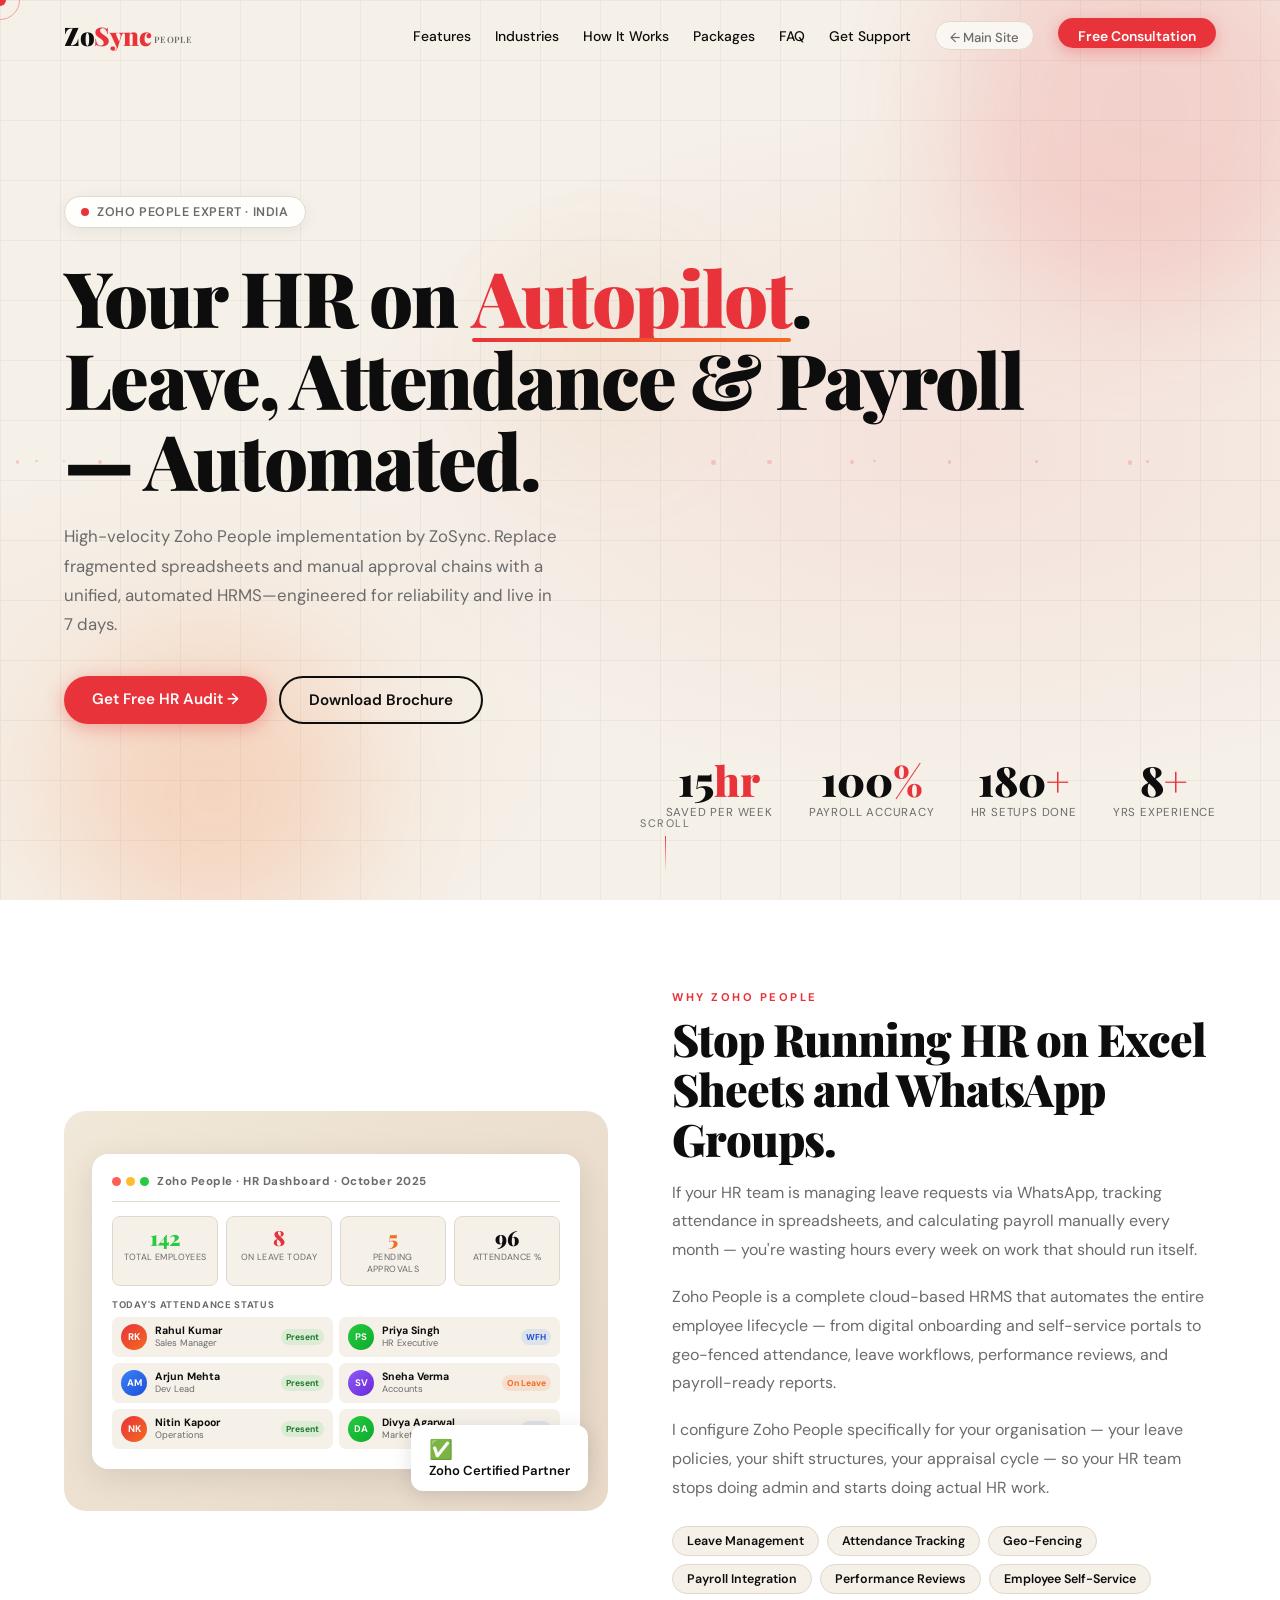
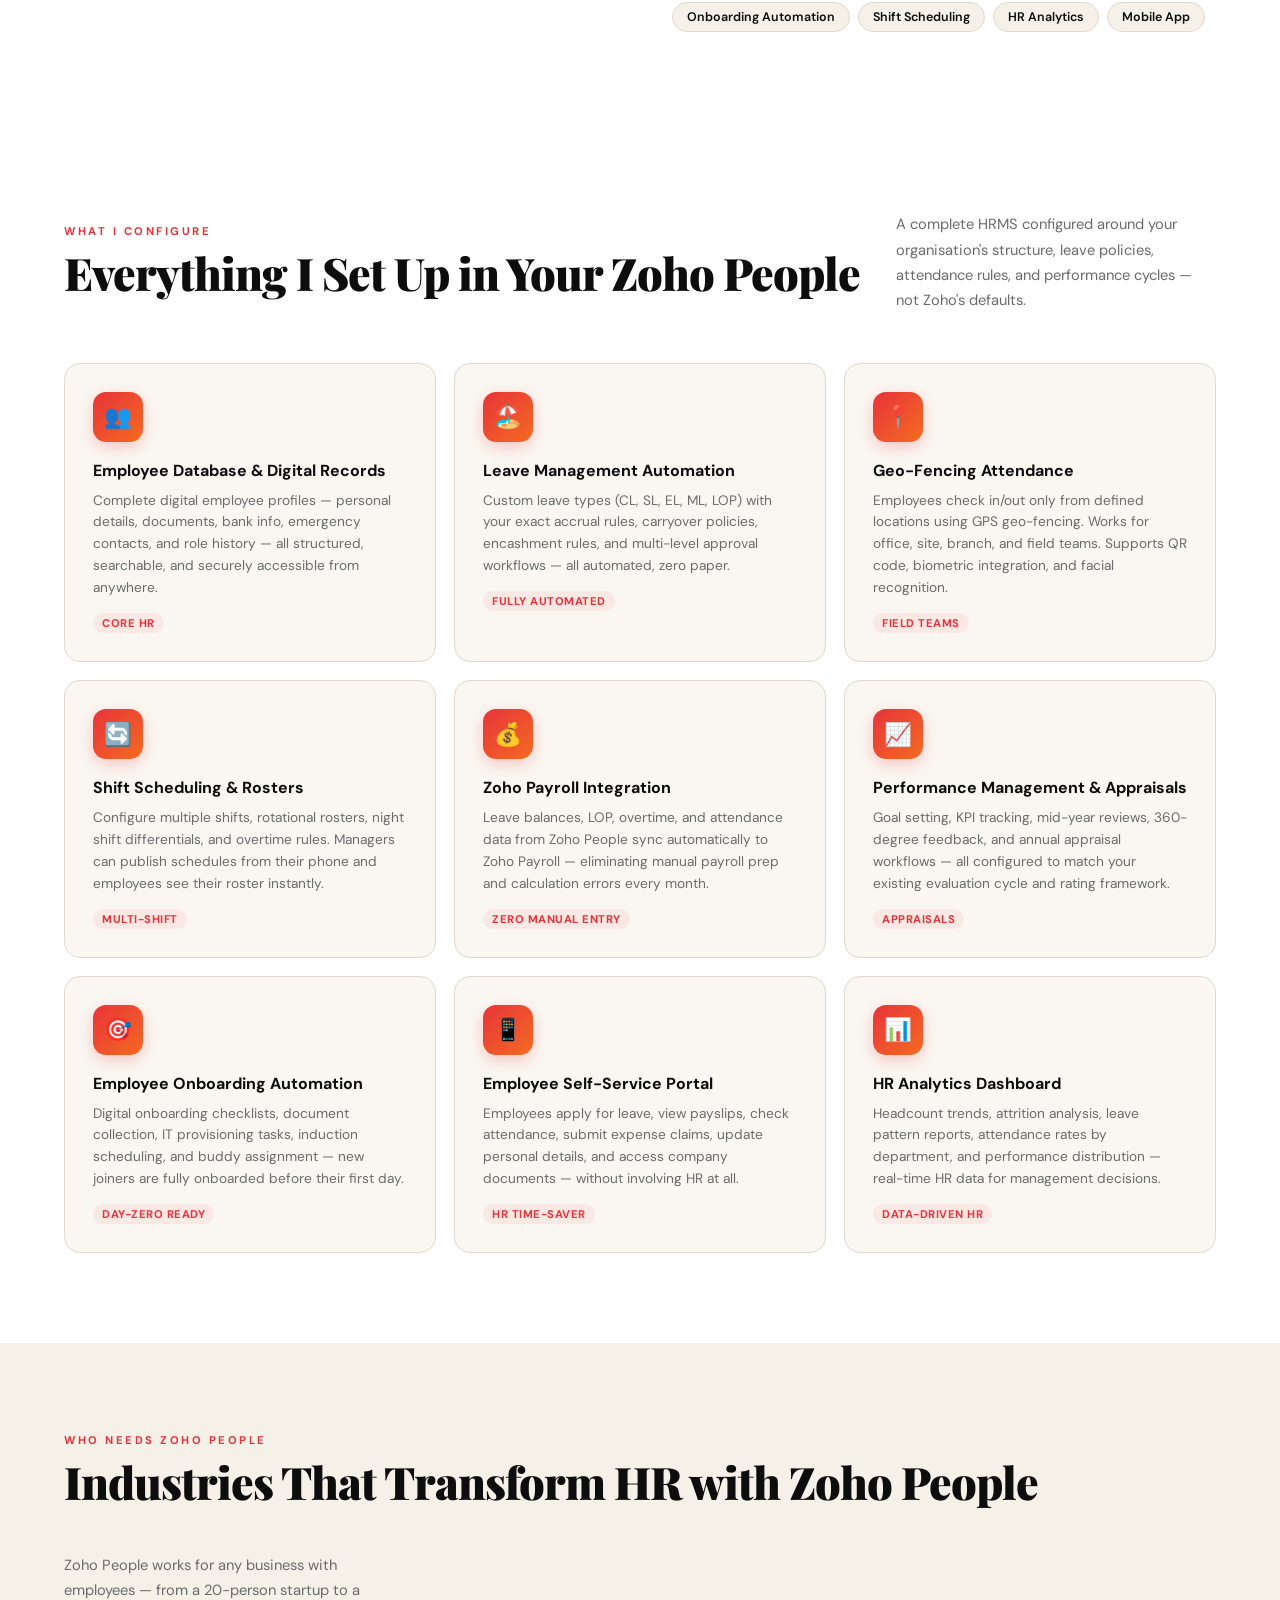
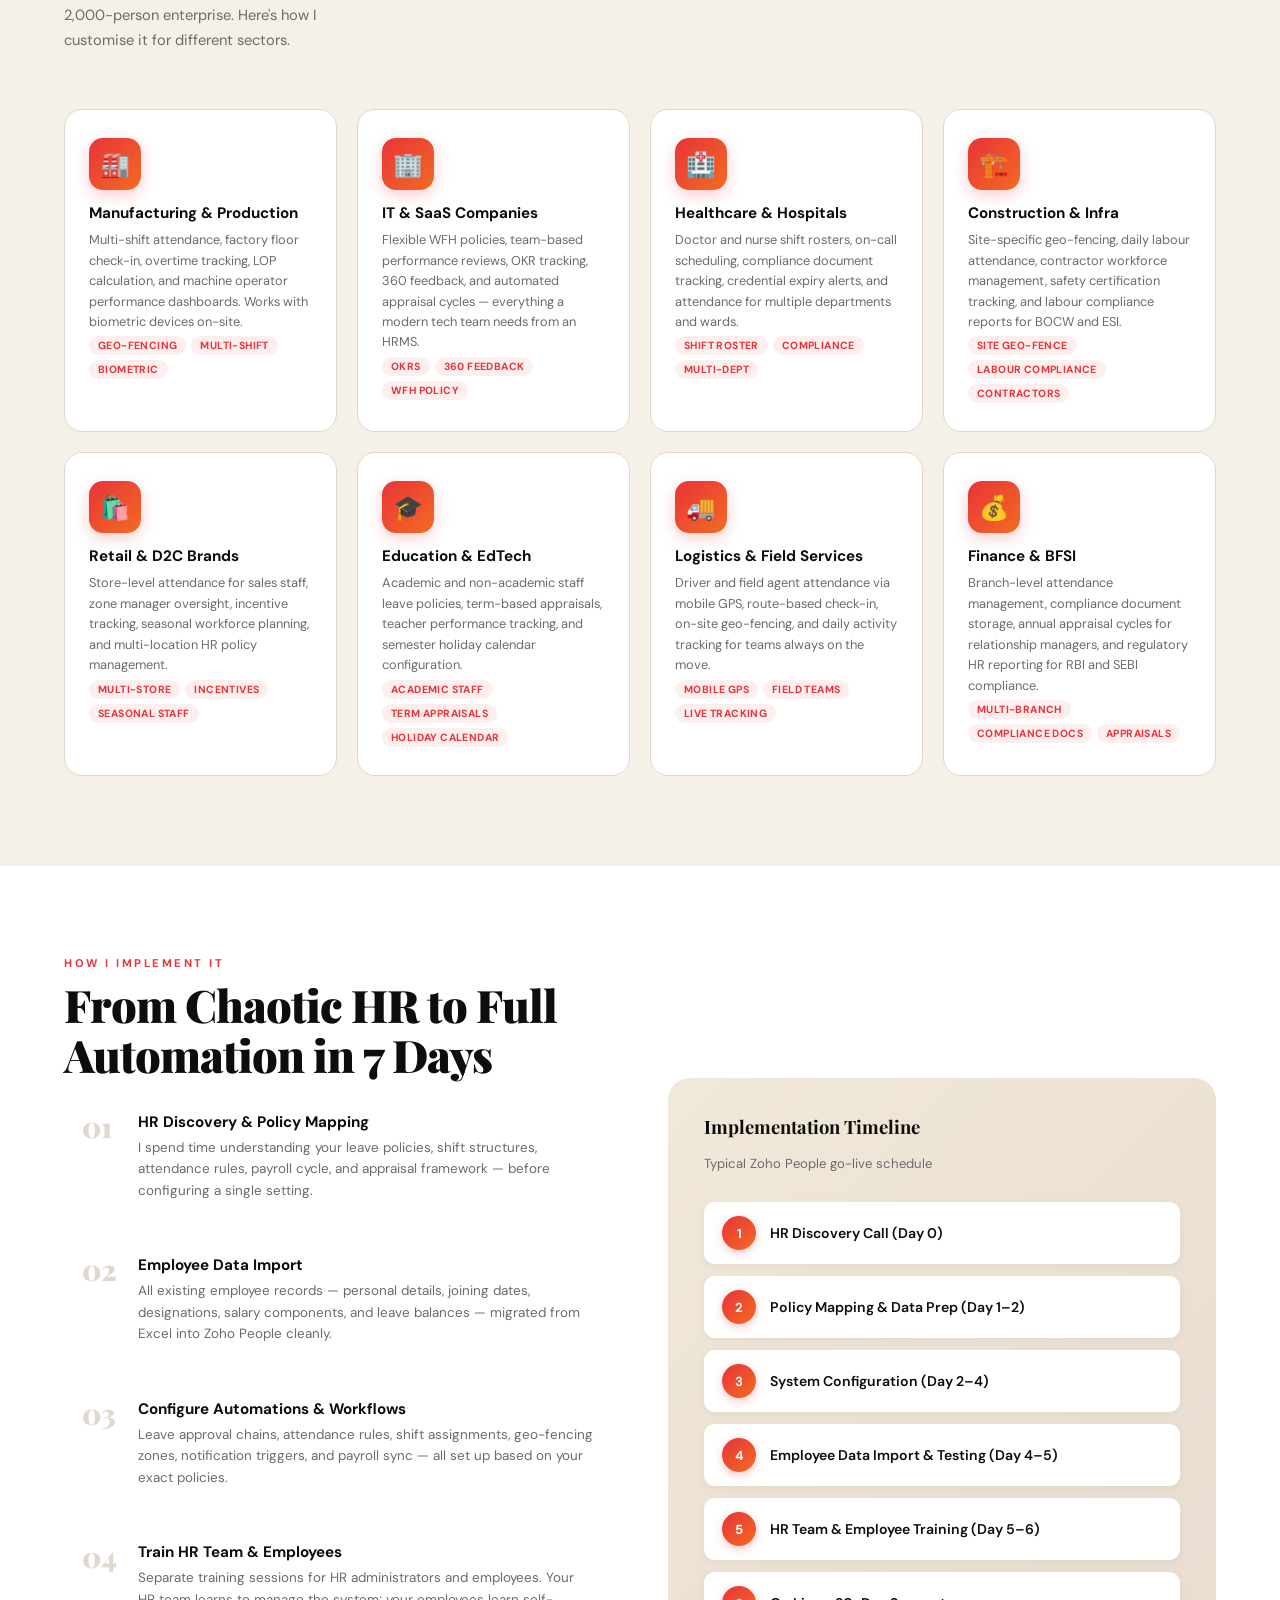
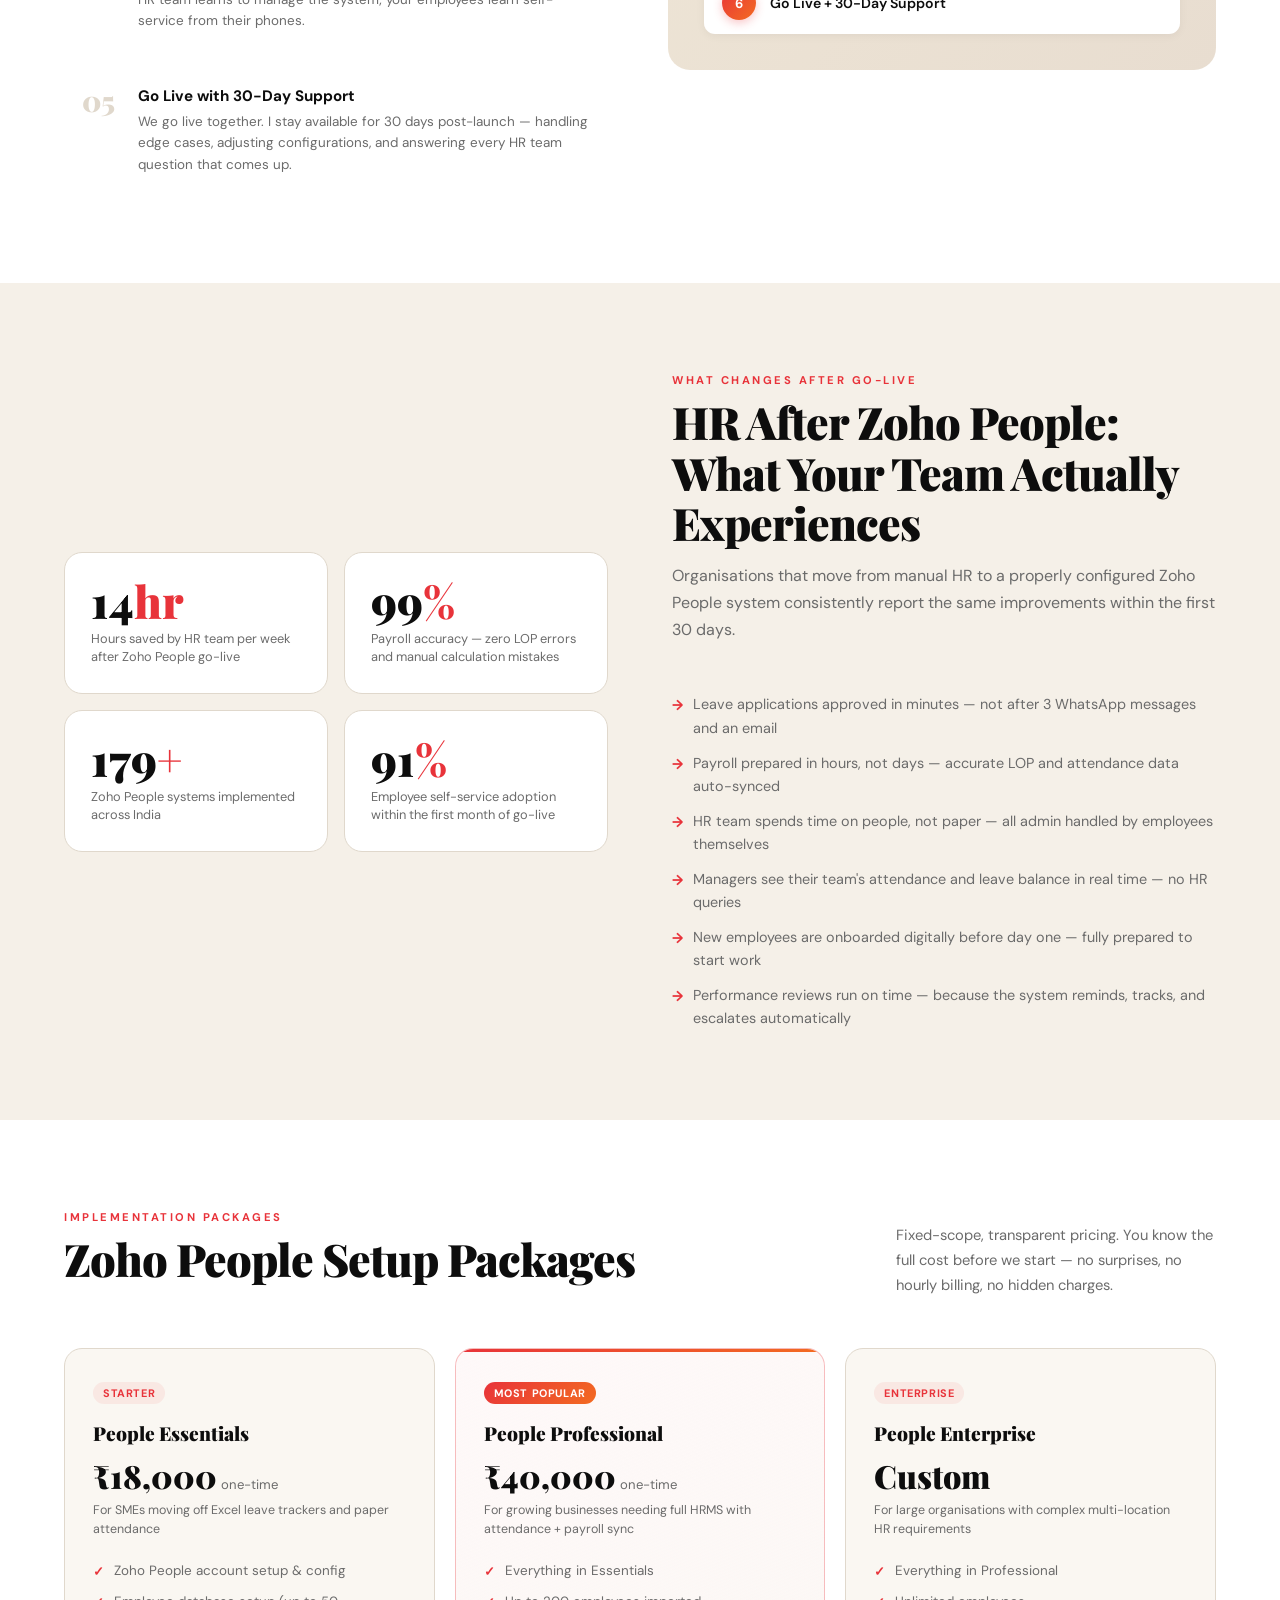
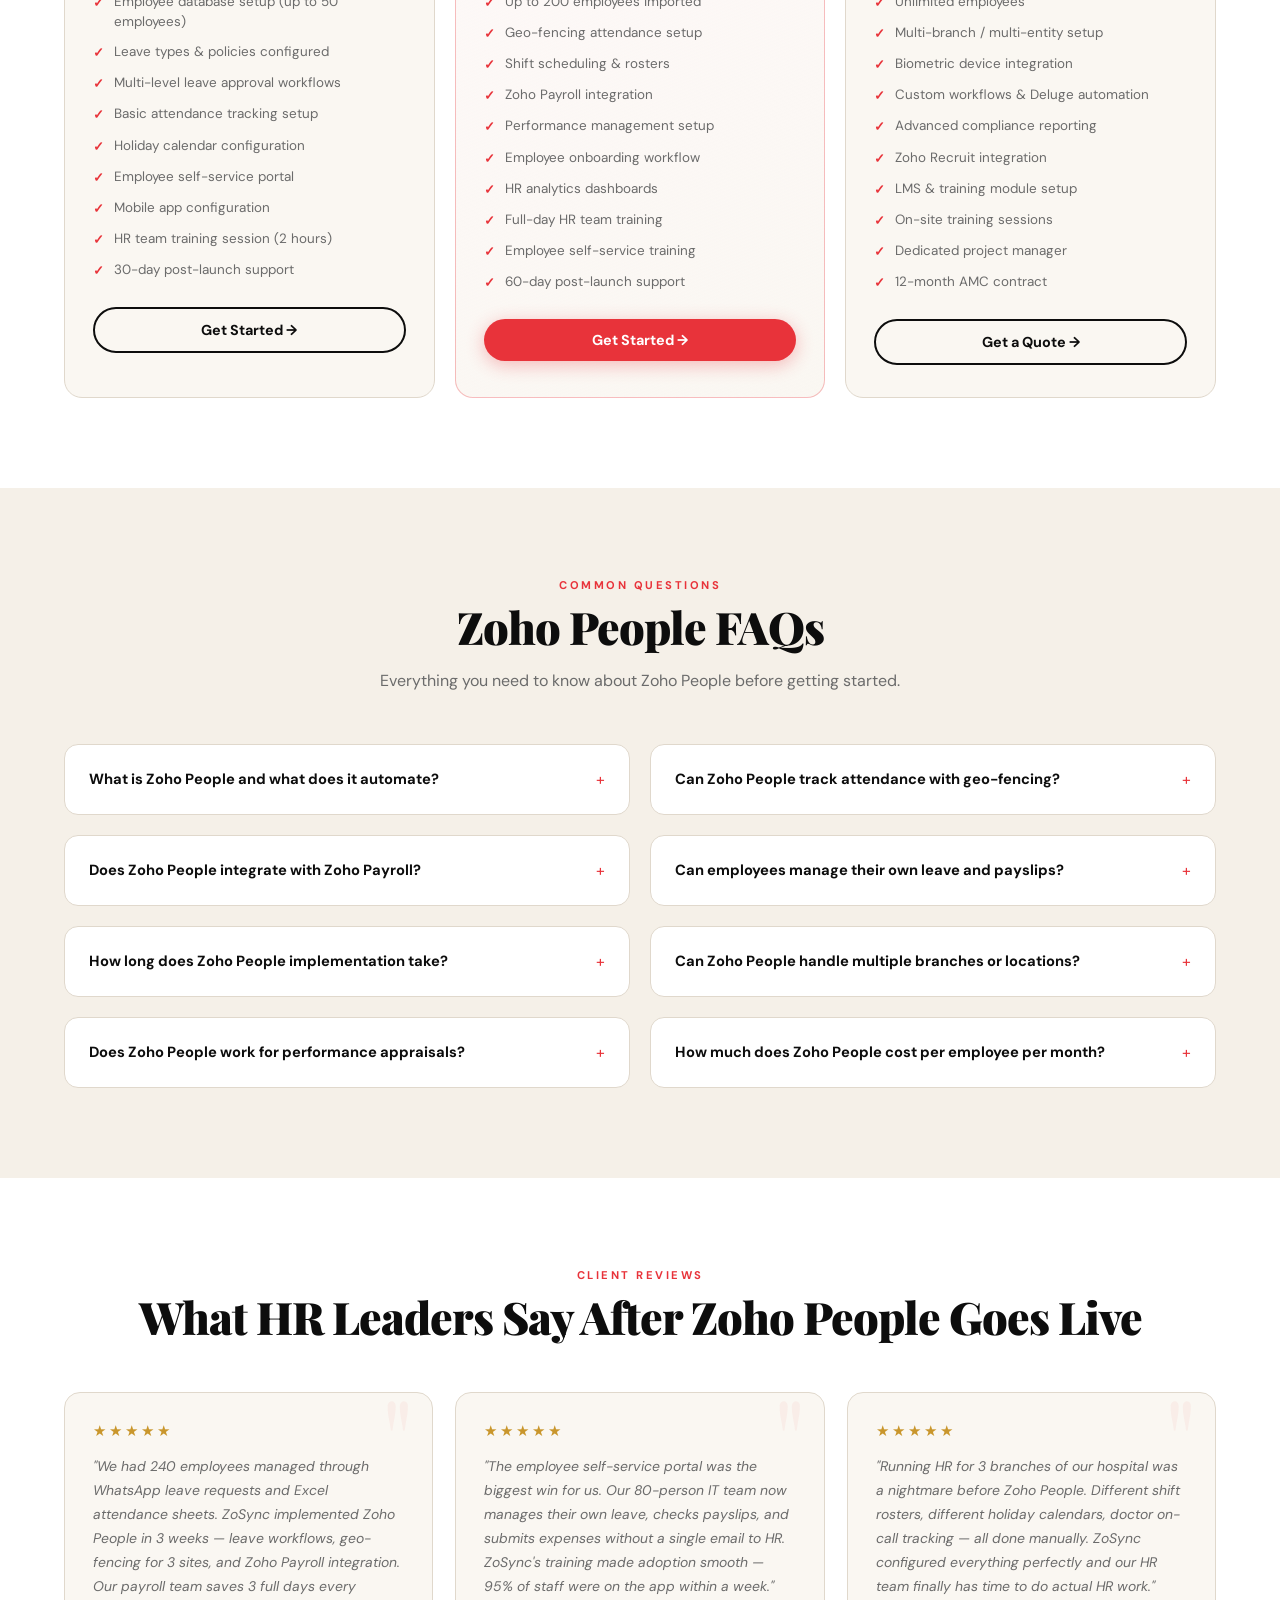
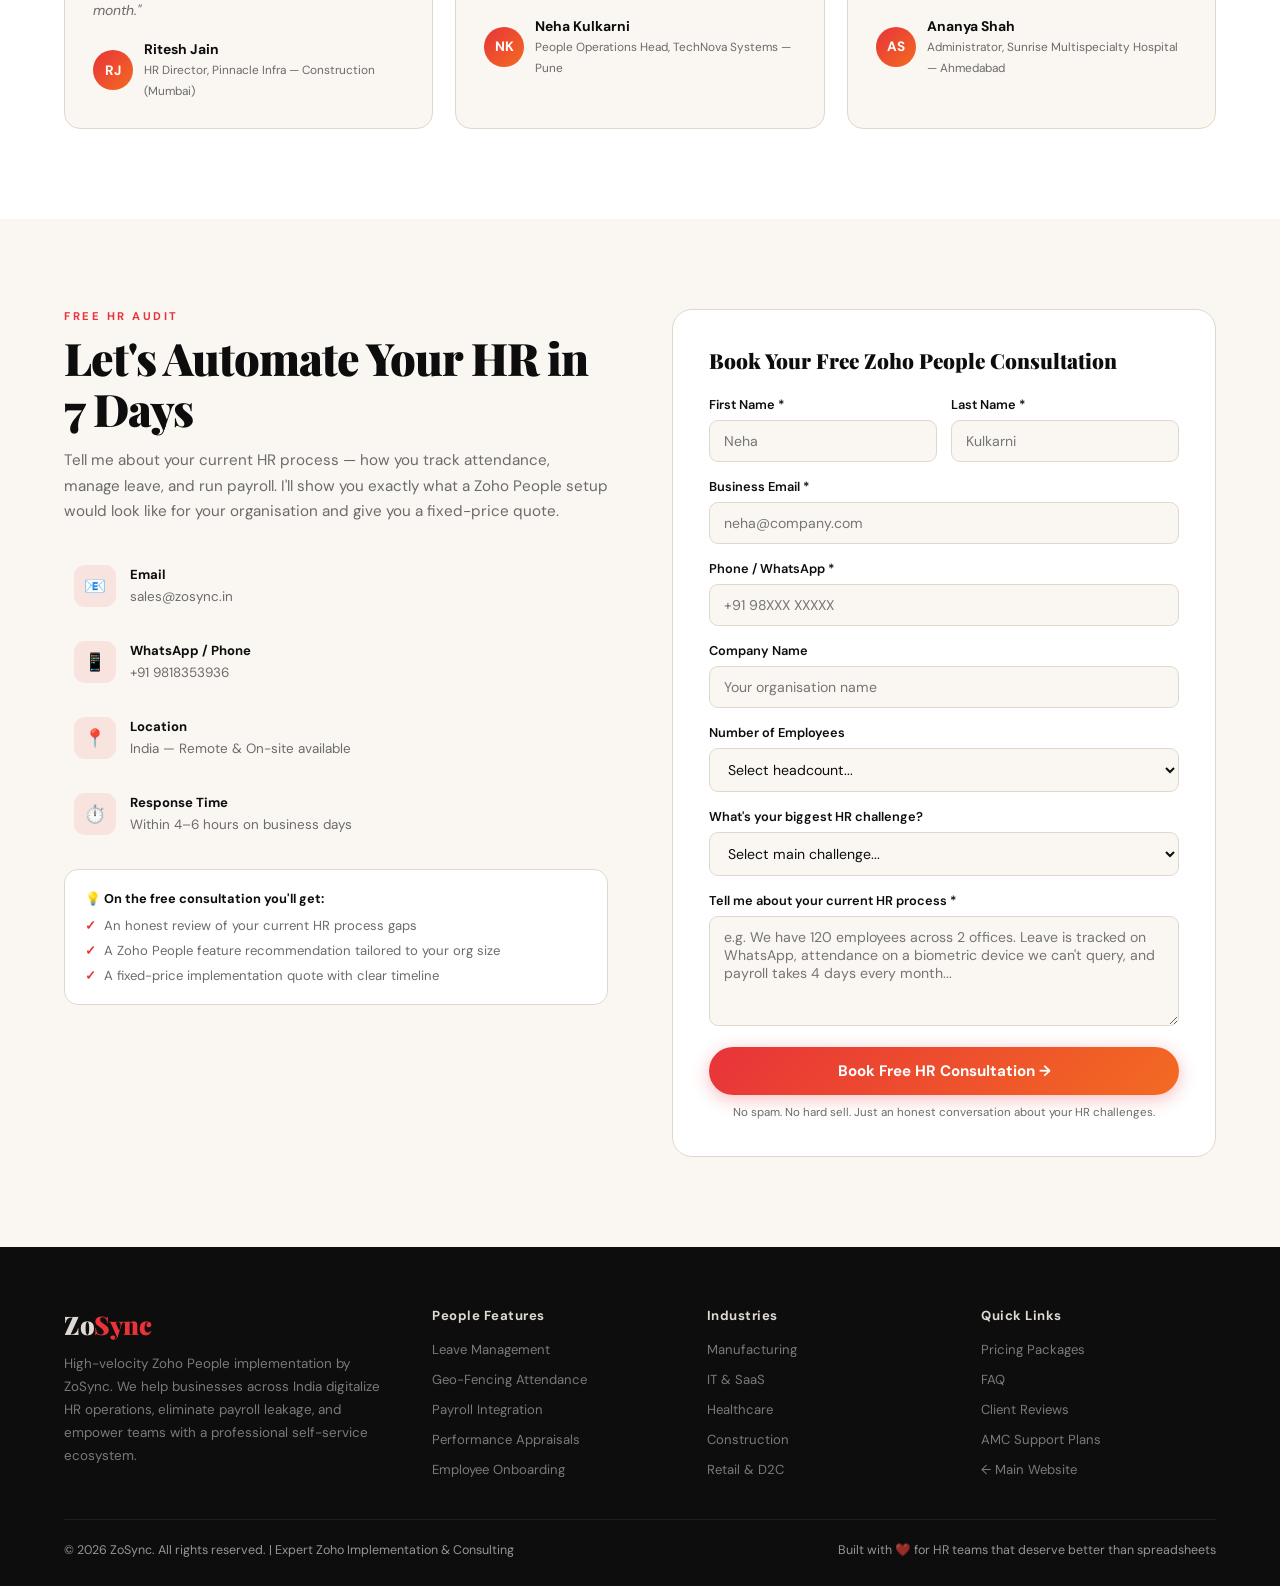
<file: services/zoho-people.html>
<!DOCTYPE html>
<html lang="en">
<head>
     <script async src="https://www.googletagmanager.com/gtag/js?id=G-4LGYNEG4SE"></script>
<script>
  window.dataLayer = window.dataLayer || [];
  function gtag(){dataLayer.push(arguments);}
  gtag('js', new Date());

  gtag('config', 'G-4LGYNEG4SE');
</script>
<meta charset="UTF-8"/>
<meta name="viewport" content="width=device-width, initial-scale=1.0"/>

<!-- ═══════════════════════════════════════
     PRIMARY SEO META TAGS
═══════════════════════════════════════ -->
<title>Zoho People Agency India – HR Automation & Digitalization | ZoSync</title>
<meta name="description" content="ZoSync: High-velocity Zoho People implementation for Indian enterprises. We automate HR workflows—including leave management, geo-fenced attendance, payroll integration, and performance reviews. Digitalize your HRMS in 5-7 days. Book a free consultation."/>

<meta name="keywords" content="ZoSync, Zoho People agency India, Zoho People implementation services, HR automation India, Zoho People consultant, cloud HRMS India, Zoho People leave management setup, geo-fencing attendance tracking Zoho, Zoho People payroll integration India, Zoho People performance appraisal system, HR digital transformation India, Zoho People onboarding workflows, best HR software for startups India, Zoho People vs Darwinbox, Zoho People pricing India"/>

<meta name="author" content="ZoSync – Enterprise Zoho Solutions"/>
<meta name="robots" content="index, follow"/>
<meta name="language" content="English"/>
<meta name="revisit-after" content="7 days"/>
<meta name="geo.region" content="IN"/>
<meta name="geo.placename" content="India"/>
<link rel="canonical" href="https://www.zosync.in/services/zoho-people.html"/>

<!-- ═══════════════════════════════════════
     OPEN GRAPH
═══════════════════════════════════════ -->
<meta property="og:type" content="website"/>
<meta property="og:title" content="Zoho People Expert India – HR Management Implementation | ZoSync"/>
<meta property="og:description" content="Digitalize your HR operations with ZoSync. High-velocity Zoho People implementation—including automated leave, geo-fenced attendance, payroll sync, and employee onboarding. Book a free consultation."/>
<meta property="og:url" content="https://www.zosync.in/services/zoho-people.html"/>
<meta property="og:site_name" content="ZoSync – Expert Zoho Consulting"/>
<meta property="og:locale" content="en_IN"/>

<!-- ═══════════════════════════════════════
     TWITTER CARD
═══════════════════════════════════════ -->
<meta name="twitter:card" content="summary_large_image"/>
<meta name="twitter:title" content="Zoho People Expert India – HR Management Implementation | ZoSync"/>
<meta name="twitter:description" content="Digitalize your HR operations with ZoSync. High-velocity Zoho People implementation—including geo-fenced attendance, automated leave, payroll sync & performance reviews. Book a free consultation."/>
<meta name="twitter:site" content="@ZoSync"/>

<!-- ═══════════════════════════════════════
     STRUCTURED DATA – ProfessionalService + FAQ
═══════════════════════════════════════ -->
<script type="application/ld+json">
{
  "@context": "https://schema.org",
  "@graph": [
    {
      "@type": "ProfessionalService",
      "name": "ZoSync – Zoho People HR Digitization Agency",
      "description": "ZoSync provides high-velocity Zoho People HRMS implementation and automation for Indian enterprises. We specialize in digitalizing leave management, geo-fenced attendance, and payroll integration through expert systems engineering.",
      "url": "https://zosync.in/services/zoho-people.html",
      "image": "https://zosync.in/logo.png",
      "address": {
        "@type": "PostalAddress",
        "addressLocality": "Delhi",
        "addressCountry": "IN"
      },
      "areaServed": "India",
      "founder": {
        "@type": "Person",
        "name": "Kunwar Pal",
        "jobTitle": "Founder & Lead Systems Engineer",
        "knowsAbout": ["Zoho People", "HR Automation", "Systems Engineering", "Payroll Integration", "Performance Management", "Digital Transformation"]
      },
      "hasOfferCatalog": {
        "@type": "OfferCatalog",
        "name": "ZoSync HRMS Implementation Ecosystem",
        "itemListElement": [
          {"@type": "Offer", "itemOffered": {"@type": "Service", "name": "Zoho People Architecture & Setup"}},
          {"@type": "Offer", "itemOffered": {"@type": "Service", "name": "Geo-Fenced Attendance & Biometric Sync"}},
          {"@type": "Offer", "itemOffered": {"@type": "Service", "name": "Zoho Payroll & People Integration"}},
          {"@type": "Offer", "itemOffered": {"@type": "Service", "name": "Automated Employee Onboarding Workflows"}},
          {"@type": "Offer", "itemOffered": {"@type": "Service", "name": "Performance Management & Appraisal Systems"}}
        ]
      }
    },
    {
      "@type": "FAQPage",
      "mainEntity": [
        {
          "@type": "Question",
          "name": "How does ZoSync approach Zoho People implementation?",
          "acceptedAnswer": {"@type": "Answer", "text": "ZoSync takes a systems engineering approach to HR. We don't just set up software; we digitalize your entire HR operation—automating leave, geo-fenced attendance, and performance reviews to create a paperless, high-velocity workforce environment."}
        },
        {
          "@type": "Question",
          "name": "Can ZoSync configure attendance with geo-fencing and biometrics?",
          "acceptedAnswer": {"@type": "Answer", "text": "Yes. Our engineering team specializes in secure attendance tracking. We configure geo-fencing for field teams and integrate biometric devices or facial recognition for office locations, ensuring 100% accuracy in punch-in data."}
        },
        {
          "@type": "Question",
          "name": "How does the Zoho People and Payroll integration work?",
          "acceptedAnswer": {"@type": "Answer", "text": "We build a seamless bridge between People and Payroll. Attendance, LOP, and overtime data sync automatically. This eliminates manual data entry and ensures your payroll team can process salaries with a single click based on real-time HR data."}
        },
        {
          "@type": "Question",
          "name": "What are the benefits of the ZoSync Employee Self-Service setup?",
          "acceptedAnswer": {"@type": "Answer", "text": "By empowering employees to handle their own leave requests, document access, and payslip downloads via the mobile app, we typically save HR teams 10–15 hours of administrative overhead per week."}
        },
        {
          "@type": "Question",
          "name": "What is the typical timeline for a ZoSync HRMS rollout?",
          "acceptedAnswer": {"@type": "Answer", "text": "Our high-velocity Essentials rollout takes 5–7 business days. Complex enterprise deployments involving performance appraisals and full payroll integration generally go live within 2–3 weeks."}
        }
      ]
    }
  ]
}
</script>

<link rel="preconnect" href="https://fonts.googleapis.com">
<link rel="preconnect" href="https://fonts.gstatic.com" crossorigin>
<link href="https://fonts.googleapis.com/css2?family=Playfair+Display:wght@700;900&family=DM+Sans:wght@300;400;500;600&display=swap" rel="stylesheet">
<link rel="icon" href="../assets/Zosync-favicon.png" type="image/x-icon">
<style>
/* ══════════════════════ ROOT ══════════════════════ */
:root{
  --ink:#0d0d0d;--cream:#f5f0e8;--white:#fff;
  --red:#e8333a;--orange:#f36b21;--gold:#c9962c;
  --muted:#6b6b6b;--border:#e0d8cc;--card:#faf7f2;
}
*,*::before,*::after{box-sizing:border-box;margin:0;padding:0}
html{scroll-behavior:smooth}
body{font-family:'DM Sans',sans-serif;background:var(--cream);color:var(--ink);overflow-x:hidden;width:100%;max-width:100vw}
#cur,#cur-ring{pointer-events:none;position:fixed;border-radius:50%;z-index:99999;transform:translate(-50%,-50%)}
#cur{width:12px;height:12px;background:var(--red);transition:width .2s,height .2s}
#cur-ring{width:40px;height:40px;border:1.5px solid rgba(232,51,58,.4);z-index:99998;transition:width .3s,height .3s,border-color .3s}
@media(max-width:1024px){#cur,#cur-ring{display:none}body{cursor:auto!important}}
#prog{position:fixed;top:0;left:0;height:3px;width:0;z-index:10000;background:linear-gradient(90deg,var(--red),var(--orange));pointer-events:none}
nav{position:fixed;top:0;left:0;right:0;z-index:999;display:flex;align-items:center;justify-content:space-between;padding:18px 5%;background:transparent;border-bottom:1px solid transparent;transition:background .4s,backdrop-filter .4s,border-color .4s,box-shadow .4s,padding .3s}
nav.scrolled{background:rgba(245,240,232,.95);backdrop-filter:blur(18px);-webkit-backdrop-filter:blur(18px);border-color:var(--border);box-shadow:0 4px 30px rgba(0,0,0,.07);padding:12px 5%}
.logo{font-family:'Playfair Display',serif;font-size:1.6rem;font-weight:900;letter-spacing:-.5px;color:var(--ink);text-decoration:none}
.logo span{color:var(--red)}
.logo sub{font-size:.55rem;font-weight:600;color:var(--muted);letter-spacing:.8px;vertical-align:middle;margin-left:3px;text-transform:uppercase}
.nav-links{display:flex;align-items:center;gap:24px;list-style:none}
.nav-links a{text-decoration:none;color:var(--ink);font-size:.87rem;font-weight:500;position:relative;padding-bottom:3px;white-space:nowrap}
.nav-links a::after{content:'';position:absolute;bottom:0;left:0;width:0;height:2px;background:var(--red);transition:width .3s ease}
.nav-links a:hover::after{width:100%}
.nav-back{display:inline-flex;align-items:center;gap:5px;background:var(--card);border:1px solid var(--border)!important;padding:7px 14px;border-radius:50px;color:var(--muted)!important;font-size:.82rem!important;transition:background .2s,color .2s!important}
.nav-back:hover{background:var(--white)!important;color:var(--ink)!important}
.nav-back::after{display:none!important}
.nav-cta{background:var(--red)!important;color:#fff!important;padding:9px 20px;border-radius:50px;font-weight:600!important;box-shadow:0 4px 14px rgba(232,51,58,.3);transition:transform .2s,box-shadow .2s,background .2s!important}
.nav-cta:hover{background:#c42830!important;transform:translateY(-2px)!important;box-shadow:0 8px 24px rgba(232,51,58,.45)!important}
.nav-cta::after{display:none!important}
.burger{display:none;cursor:pointer;flex-direction:column;gap:5px;padding:4px;z-index:1001}
.burger span{display:block;width:24px;height:2px;background:var(--ink);border-radius:2px;transition:.35s}
.burger.open span:nth-child(1){transform:rotate(45deg) translate(5px,5px)}
.burger.open span:nth-child(2){opacity:0;transform:translateX(-10px)}
.burger.open span:nth-child(3){transform:rotate(-45deg) translate(5px,-5px)}
.nav-drawer{display:none;position:fixed;inset:0;background:rgba(245,240,232,.98);z-index:998;flex-direction:column;align-items:center;justify-content:center;gap:32px;padding:80px 5% 40px}
.nav-drawer.open{display:flex;animation:drawerIn .3s ease}
@keyframes drawerIn{from{opacity:0;transform:translateY(-20px)}to{opacity:1;transform:translateY(0)}}
.nav-drawer a{font-size:1.5rem;font-family:'Playfair Display',serif;font-weight:700;text-decoration:none;color:var(--ink);transition:color .2s}
.nav-drawer a:hover{color:var(--red)}
.nav-drawer .drawer-cta{background:var(--red);color:#fff!important;padding:14px 36px;border-radius:50px;font-size:1rem!important;font-family:'DM Sans',sans-serif!important;font-weight:700!important;box-shadow:0 4px 20px rgba(232,51,58,.35)}
#hero{min-height:100vh;display:flex;align-items:center;padding:120px 5% 100px;position:relative;overflow:hidden}
.hero-bg{position:absolute;inset:0;z-index:0;background:radial-gradient(ellipse 70% 55% at 75% 50%,rgba(232,51,58,.08),transparent 70%),radial-gradient(ellipse 50% 50% at 15% 80%,rgba(243,107,33,.06),transparent 60%)}
.hero-grid{position:absolute;inset:0;z-index:0;opacity:.04;background-image:linear-gradient(var(--ink) 1px,transparent 1px),linear-gradient(90deg,var(--ink) 1px,transparent 1px);background-size:60px 60px;animation:gridMove 20s linear infinite}
@keyframes gridMove{0%{background-position:0 0}100%{background-position:60px 60px}}
.orb{position:absolute;border-radius:50%;filter:blur(60px);opacity:.16;animation:orbF 8s ease-in-out infinite;pointer-events:none}
.o1{width:400px;height:400px;background:var(--red);top:-10%;right:-5%}
.o2{width:300px;height:300px;background:var(--orange);bottom:-5%;left:5%;animation-delay:3s}
.o3{width:180px;height:180px;background:var(--gold);top:30%;left:40%;animation-delay:6s;opacity:.08}
@keyframes orbF{0%,100%{transform:translateY(0) scale(1)}50%{transform:translateY(-28px) scale(1.04)}}
.particle{position:absolute;border-radius:50%;background:var(--red);opacity:.2;pointer-events:none;animation:pDrift linear infinite}
@keyframes pDrift{0%{transform:translateY(100vh);opacity:0}10%{opacity:.2}90%{opacity:.2}100%{transform:translateY(-80px) translateX(50px);opacity:0}}
.hero-content{position:relative;z-index:2;max-width:680px;width:100%}
.hero-badge{display:inline-flex;align-items:center;gap:8px;background:rgba(255,255,255,.9);border:1px solid var(--border);padding:7px 16px;border-radius:50px;font-size:.78rem;font-weight:600;letter-spacing:.6px;color:var(--muted);text-transform:uppercase;margin-bottom:28px;animation:fUp .7s .1s ease both;box-shadow:0 4px 16px rgba(0,0,0,.06)}
.dot{width:8px;height:8px;border-radius:50%;background:var(--red);flex-shrink:0;animation:dotP 2s infinite}
@keyframes dotP{0%,100%{box-shadow:0 0 0 0 rgba(232,51,58,.5)}70%{box-shadow:0 0 0 8px rgba(232,51,58,0)}}
h1{font-family:'Playfair Display',serif;font-size:clamp(2.4rem,6vw,5.2rem);font-weight:900;line-height:1.06;letter-spacing:-2px;margin-bottom:22px;animation:fUp .7s .25s ease both}
h1 em{font-style:normal;color:var(--red);position:relative;display:inline-block}
h1 em::after{content:'';position:absolute;bottom:-4px;left:0;right:0;height:4px;background:linear-gradient(90deg,var(--red),var(--orange));border-radius:2px;transform:scaleX(0);transform-origin:left;animation:ulG 1s 1.1s ease forwards}
@keyframes ulG{to{transform:scaleX(1)}}
.hero-sub{font-size:1.05rem;color:var(--muted);line-height:1.75;max-width:500px;margin-bottom:36px;animation:fUp .7s .4s ease both}
.hero-btns{display:flex;gap:12px;flex-wrap:wrap;animation:fUp .7s .55s ease both}
.btn-p{background:var(--red);color:#fff;padding:13px 28px;border-radius:50px;font-weight:600;font-size:.95rem;text-decoration:none;display:inline-block;transition:transform .25s,box-shadow .25s;box-shadow:0 4px 18px rgba(232,51,58,.35)}
.btn-p:hover{transform:translateY(-3px);box-shadow:0 10px 32px rgba(232,51,58,.5)}
.btn-s{background:transparent;color:var(--ink);padding:12px 28px;border-radius:50px;font-weight:600;font-size:.95rem;text-decoration:none;display:inline-block;border:2px solid var(--ink);transition:background .25s,color .25s,transform .25s}
.btn-s:hover{background:var(--ink);color:var(--cream);transform:translateY(-3px)}
.hero-stats{position:absolute;right:5%;bottom:80px;z-index:2;display:flex;gap:36px;animation:fUp .7s .7s ease both}
.stat{text-align:center}
.snum{font-family:'Playfair Display',serif;font-size:2.6rem;font-weight:900;line-height:1;color:var(--ink)}
.snum span{color:var(--red)}
.slabel{font-size:.72rem;color:var(--muted);text-transform:uppercase;letter-spacing:.8px;margin-top:4px}
.scroll-hint{position:absolute;bottom:28px;left:50%;transform:translateX(-50%);z-index:2;display:flex;flex-direction:column;align-items:center;gap:6px;animation:fUp .7s .9s ease both}
.scroll-hint span{font-size:.68rem;letter-spacing:1.5px;text-transform:uppercase;color:var(--muted)}
.scroll-line{width:1px;height:36px;background:linear-gradient(var(--red),transparent);animation:sL 1.8s ease-in-out infinite}
@keyframes sL{0%,100%{opacity:1}50%{opacity:.3}}
@keyframes fUp{from{opacity:0;transform:translateY(26px)}to{opacity:1;transform:translateY(0)}}
section{padding:90px 5%;width:100%}
.sec-lbl{font-size:.7rem;font-weight:700;letter-spacing:2.5px;text-transform:uppercase;color:var(--red);margin-bottom:10px}
.sec-title{font-family:'Playfair Display',serif;font-size:clamp(1.8rem,3.5vw,3rem);font-weight:900;letter-spacing:-1px;line-height:1.12;margin-bottom:14px}
.sec-sub{color:var(--muted);font-size:1rem;line-height:1.7;max-width:500px;margin-bottom:50px}
.reveal{opacity:0;transform:translateY(36px);transition:opacity .75s cubic-bezier(.25,.46,.45,.94),transform .75s cubic-bezier(.25,.46,.45,.94)}
.reveal.fl{transform:translateX(-44px)}
.reveal.fr{transform:translateX(44px)}
.reveal.vis{opacity:1!important;transform:translate(0)!important}
.stag>*{opacity:0;transform:translateY(28px);transition:opacity .55s ease,transform .55s ease}
.stag.vis>*:nth-child(1){opacity:1;transform:none;transition-delay:.04s}
.stag.vis>*:nth-child(2){opacity:1;transform:none;transition-delay:.12s}
.stag.vis>*:nth-child(3){opacity:1;transform:none;transition-delay:.2s}
.stag.vis>*:nth-child(4){opacity:1;transform:none;transition-delay:.28s}
.stag.vis>*:nth-child(5){opacity:1;transform:none;transition-delay:.36s}
.stag.vis>*:nth-child(6){opacity:1;transform:none;transition-delay:.44s}
.stag.vis>*:nth-child(7){opacity:1;transform:none;transition-delay:.52s}
.stag.vis>*:nth-child(8){opacity:1;transform:none;transition-delay:.6s}
.stag.vis>*:nth-child(n+9){opacity:1;transform:none;transition-delay:.68s}

/* ══ OVERVIEW ══ */
#overview{background:var(--white)}
.about-grid{display:grid;grid-template-columns:1fr 1fr;gap:64px;align-items:center}
.about-text p{color:var(--muted);line-height:1.8;margin-bottom:18px}
.chips{display:flex;flex-wrap:wrap;gap:8px;margin-top:24px}
.chip{padding:6px 14px;border-radius:50px;font-size:.78rem;font-weight:600;border:1.5px solid var(--border);color:var(--ink);background:var(--cream);transition:background .2s,border-color .2s,transform .2s;cursor:default}
.chip:hover{background:var(--red);color:#fff;border-color:var(--red);transform:translateY(-2px)}

/* ══ HR DASHBOARD VISUAL ══ */
.people-visual{position:relative;border-radius:22px;overflow:hidden;background:linear-gradient(135deg,#f0e8d8,#e8d8c8);display:flex;align-items:center;justify-content:center;padding:28px;transition:transform .5s ease;min-height:400px}
.people-visual:hover{transform:rotate(-1deg) scale(1.01)}
.people-board{width:100%;background:var(--white);border-radius:16px;padding:20px;box-shadow:0 8px 32px rgba(0,0,0,.1)}
.people-topbar{display:flex;align-items:center;gap:8px;margin-bottom:14px;padding-bottom:12px;border-bottom:1px solid var(--border)}
.people-dots{display:flex;gap:5px}
.people-dots span{width:9px;height:9px;border-radius:50%}
.people-dots span:nth-child(1){background:#ff5f57}
.people-dots span:nth-child(2){background:#ffbd2e}
.people-dots span:nth-child(3){background:#28ca42}
.people-topbar-title{font-size:.72rem;font-weight:700;color:var(--muted);letter-spacing:.5px}
.people-stats-row{display:grid;grid-template-columns:repeat(4,1fr);gap:8px;margin-bottom:12px}
.pstat-card{background:var(--cream);border-radius:8px;padding:10px;text-align:center;border:1px solid var(--border)}
.pstat-n{font-family:'Playfair Display',serif;font-size:1.3rem;font-weight:900;color:var(--ink);line-height:1}
.pstat-n.red{color:var(--red)}
.pstat-n.green{color:#28ca42}
.pstat-n.orange{color:var(--orange)}
.pstat-l{font-size:.56rem;color:var(--muted);text-transform:uppercase;letter-spacing:.4px;margin-top:3px}
.people-list-section{display:grid;grid-template-columns:1fr 1fr;gap:6px}
.emp-row{display:flex;align-items:center;gap:8px;background:var(--cream);border-radius:7px;padding:7px 9px;transition:background .2s}
.emp-row:hover{background:rgba(232,51,58,.06)}
.emp-av{width:26px;height:26px;border-radius:50%;background:linear-gradient(135deg,var(--red),var(--orange));display:flex;align-items:center;justify-content:center;color:#fff;font-weight:700;font-size:.6rem;flex-shrink:0}
.emp-av.g{background:linear-gradient(135deg,#28ca42,#0aab2a)}
.emp-av.b{background:linear-gradient(135deg,#3b82f6,#1d4ed8)}
.emp-av.p{background:linear-gradient(135deg,#8b5cf6,#6d28d9)}
.emp-name{font-size:.66rem;font-weight:700;color:var(--ink)}
.emp-role{font-size:.58rem;color:var(--muted)}
.emp-badge{margin-left:auto;font-size:.54rem;font-weight:700;padding:2px 5px;border-radius:50px}
.emp-present{background:rgba(40,202,66,.12);color:#1a7a2e}
.emp-leave{background:rgba(243,107,33,.12);color:var(--orange)}
.emp-wfh{background:rgba(59,130,246,.12);color:#1d4ed8}
.people-corner{position:absolute;bottom:20px;right:20px;background:#fff;padding:12px 18px;border-radius:12px;box-shadow:0 4px 20px rgba(0,0,0,.12);font-size:.82rem;font-weight:600}
.people-corner span{color:var(--red);font-size:1.2rem;display:block}

/* ══ FEATURES ══ */
#features{background:var(--white)}
.svc-intro{display:flex;justify-content:space-between;align-items:flex-end;gap:32px;margin-bottom:50px;flex-wrap:wrap}
.svc-intro .r{max-width:320px;color:var(--muted);line-height:1.7;font-size:.92rem}
.svc-grid{display:grid;grid-template-columns:repeat(auto-fill,minmax(280px,1fr));gap:18px}
.svc-card{background:var(--card);border:1px solid var(--border);border-radius:16px;padding:28px;cursor:pointer;transition:transform .3s,box-shadow .3s,border-color .3s;position:relative;overflow:hidden}
.svc-card::before{content:'';position:absolute;top:0;left:0;right:0;height:3px;background:linear-gradient(90deg,var(--red),var(--orange));transform:scaleX(0);transform-origin:left;transition:transform .35s ease}
.svc-card:hover{transform:translateY(-5px);box-shadow:0 14px 40px rgba(0,0,0,.1);border-color:transparent;background:var(--white)}
.svc-card:hover::before{transform:scaleX(1)}
.svc-icon{width:50px;height:50px;border-radius:13px;background:linear-gradient(135deg,var(--red),var(--orange));display:flex;align-items:center;justify-content:center;font-size:1.4rem;margin-bottom:18px;box-shadow:0 5px 15px rgba(232,51,58,.25);transition:transform .3s}
.svc-card:hover .svc-icon{transform:scale(1.1) rotate(-4deg)}
.svc-card h3{font-size:1rem;font-weight:700;margin-bottom:9px}
.svc-card p{font-size:.855rem;color:var(--muted);line-height:1.6}
.svc-tag{display:inline-block;margin-top:14px;font-size:.7rem;font-weight:700;letter-spacing:.5px;text-transform:uppercase;color:var(--red);padding:3px 9px;background:rgba(232,51,58,.08);border-radius:50px}

/* ══ INDUSTRIES ══ */
#who{background:var(--cream);position:relative;overflow:hidden}
.ind-head{display:flex;justify-content:space-between;align-items:flex-end;gap:32px;margin-bottom:56px;flex-wrap:wrap}
.ind-head .r{max-width:320px;color:var(--muted);line-height:1.7;font-size:.92rem}
.ind-grid{display:grid;grid-template-columns:repeat(4,1fr);gap:20px}
.ind-card{background:var(--white);border:1px solid var(--border);border-radius:18px;padding:28px 24px;cursor:pointer;transition:transform .3s,box-shadow .3s,background .3s,border-color .3s;display:flex;flex-direction:column;gap:14px}
.ind-card:hover{transform:translateY(-6px);box-shadow:0 16px 44px rgba(0,0,0,.1);background:var(--cream);border-color:rgba(232,51,58,.25)}
.ind-icon-wrap{width:52px;height:52px;border-radius:14px;background:linear-gradient(135deg,var(--red),var(--orange));display:flex;align-items:center;justify-content:center;font-size:1.5rem;box-shadow:0 5px 15px rgba(232,51,58,.25);transition:transform .3s}
.ind-card:hover .ind-icon-wrap{transform:scale(1.1) rotate(-5deg)}
.ind-card h3{font-size:.95rem;font-weight:700;color:var(--ink);margin-bottom:6px;line-height:1.3}
.ind-card p{font-size:.8rem;color:var(--muted);line-height:1.6}
.ind-tags{display:flex;flex-wrap:wrap;gap:5px;margin-top:4px}
.ind-tag{font-size:.65rem;font-weight:700;letter-spacing:.4px;text-transform:uppercase;padding:3px 9px;border-radius:50px;background:rgba(232,51,58,.08);color:var(--red)}

/* ══ PROCESS ══ */
#process{background:var(--white)}
.why-grid{display:grid;grid-template-columns:1fr 1fr;gap:56px;align-items:center}
.why-list{display:flex;flex-direction:column;gap:18px}
.why-item{display:flex;gap:18px;align-items:flex-start;padding:18px;border-radius:12px;transition:background .28s,transform .28s}
.why-item:hover{background:var(--cream);transform:translateX(6px)}
.why-n{font-family:'Playfair Display',serif;font-size:1.8rem;font-weight:900;color:var(--border);line-height:1;min-width:38px;transition:color .28s}
.why-item:hover .why-n{color:var(--red)}
.why-item h4{font-size:.95rem;font-weight:700;margin-bottom:5px}
.why-item p{font-size:.84rem;color:var(--muted);line-height:1.6}
.why-vis{background:linear-gradient(135deg,#f0e8d8,#e8ddd0);border-radius:22px;padding:36px;display:flex;flex-direction:column;gap:12px}
.pstep{display:flex;align-items:center;gap:14px;background:#fff;border-radius:11px;padding:14px 18px;box-shadow:0 2px 10px rgba(0,0,0,.05);transition:transform .28s,box-shadow .28s}
.pstep:hover{transform:translateX(5px);box-shadow:0 5px 20px rgba(0,0,0,.09)}
.pdot{width:34px;height:34px;border-radius:50%;background:linear-gradient(135deg,var(--red),var(--orange));display:flex;align-items:center;justify-content:center;color:#fff;font-weight:700;font-size:.82rem;flex-shrink:0;box-shadow:0 3px 10px rgba(232,51,58,.28)}
.ptxt{font-size:.88rem;font-weight:600}
.parr{margin-left:auto;color:var(--muted);opacity:0;transition:opacity .28s,transform .28s}
.pstep:hover .parr{opacity:1;transform:translateX(4px)}

/* ══ RESULTS ══ */
#results{background:var(--cream)}
.results-inner{display:grid;grid-template-columns:1fr 1fr;gap:64px;align-items:center}
.result-stats-grid{display:grid;grid-template-columns:1fr 1fr;gap:16px}
.rstat{background:var(--white);border:1px solid var(--border);border-radius:18px;padding:26px;position:relative;overflow:hidden;transition:transform .3s,box-shadow .3s}
.rstat::before{content:'';position:absolute;top:0;left:0;right:0;height:3px;background:linear-gradient(90deg,var(--red),var(--orange));transform:scaleX(0);transform-origin:left;transition:transform .4s ease}
.rstat:hover{transform:translateY(-4px);box-shadow:0 12px 36px rgba(0,0,0,.08)}
.rstat:hover::before{transform:scaleX(1)}
.rstat-val{font-family:'Playfair Display',serif;font-size:2.8rem;font-weight:900;line-height:1;color:var(--ink);margin-bottom:6px}
.rstat-val span{color:var(--red)}
.rstat-label{font-size:.8rem;color:var(--muted);line-height:1.45}
.result-list{list-style:none;display:flex;flex-direction:column;gap:12px;margin-top:8px}
.result-list li{display:flex;align-items:flex-start;gap:10px;font-size:.9rem;color:var(--muted);line-height:1.6}
.result-list li::before{content:'→';color:var(--red);font-weight:700;flex-shrink:0;margin-top:1px}

/* ══ PACKAGES ══ */
#packages{background:var(--white)}
.pkg-intro{display:flex;justify-content:space-between;align-items:flex-end;gap:32px;margin-bottom:50px;flex-wrap:wrap}
.pkg-intro .r{max-width:320px;color:var(--muted);line-height:1.7;font-size:.92rem}
.pkg-grid{display:grid;grid-template-columns:repeat(3,1fr);gap:20px}
.pkg-card{background:var(--card);border:1px solid var(--border);border-radius:18px;padding:32px 28px;position:relative;overflow:hidden;transition:transform .3s,box-shadow .3s,border-color .3s}
.pkg-card::before{content:'';position:absolute;top:0;left:0;right:0;height:3px;background:linear-gradient(90deg,var(--red),var(--orange));transform:scaleX(0);transform-origin:left;transition:transform .35s ease}
.pkg-card.featured{border-color:rgba(232,51,58,.3);background:linear-gradient(160deg,rgba(232,51,58,.03),var(--card))}
.pkg-card.featured::before{transform:scaleX(1)}
.pkg-card:hover{transform:translateY(-6px);box-shadow:0 16px 44px rgba(0,0,0,.1);border-color:rgba(232,51,58,.2)}
.pkg-badge{display:inline-block;font-size:.68rem;font-weight:700;letter-spacing:.6px;text-transform:uppercase;padding:4px 10px;border-radius:50px;background:rgba(232,51,58,.08);color:var(--red);margin-bottom:16px}
.pkg-badge.featured-badge{background:linear-gradient(135deg,var(--red),var(--orange));color:#fff}
.pkg-name{font-family:'Playfair Display',serif;font-size:1.2rem;font-weight:900;color:var(--ink);margin-bottom:8px}
.pkg-price{margin-bottom:4px}
.pkg-price strong{font-family:'Playfair Display',serif;font-size:2rem;font-weight:900;color:var(--ink)}
.pkg-price span{font-size:.82rem;color:var(--muted);margin-left:4px}
.pkg-sub{font-size:.78rem;color:var(--muted);margin-bottom:22px;line-height:1.5}
.pkg-features{list-style:none;display:flex;flex-direction:column;gap:10px;margin-bottom:26px}
.pkg-features li{display:flex;align-items:flex-start;gap:10px;font-size:.84rem;color:var(--muted);line-height:1.5}
.pkg-features li::before{content:'✓';color:var(--red);font-weight:700;flex-shrink:0;margin-top:1px}
.pkg-cta{display:block;text-align:center;text-decoration:none;padding:12px;border-radius:50px;font-weight:700;font-size:.9rem;transition:transform .2s,box-shadow .2s,background .2s}
.pkg-cta.primary{background:var(--red);color:#fff;box-shadow:0 4px 18px rgba(232,51,58,.32)}
.pkg-cta.primary:hover{transform:translateY(-2px);box-shadow:0 8px 28px rgba(232,51,58,.48)}
.pkg-cta.outline{border:2px solid var(--ink);color:var(--ink);background:transparent}
.pkg-cta.outline:hover{background:var(--ink);color:var(--cream)}

/* ══ FAQ ══ */
#faq{background:var(--cream)}
.faq-grid{display:grid;grid-template-columns:1fr 1fr;gap:20px}
.faq-item{background:var(--white);border:1px solid var(--border);border-radius:14px;padding:24px;cursor:pointer;transition:background .25s,border-color .25s}
.faq-item:hover{border-color:rgba(232,51,58,.2)}
.faq-q{display:flex;align-items:flex-start;justify-content:space-between;gap:12px}
.faq-q h4{font-size:.92rem;font-weight:700;color:var(--ink);line-height:1.4}
.faq-icon{font-size:1rem;color:var(--red);flex-shrink:0;transition:transform .3s}
.faq-item.open .faq-icon{transform:rotate(45deg)}
.faq-a{font-size:.84rem;color:var(--muted);line-height:1.65;margin-top:12px;display:none}
.faq-item.open .faq-a{display:block}

/* ══ TESTIMONIALS ══ */
#testimonials{background:var(--white)}
.tgrid{display:grid;grid-template-columns:repeat(auto-fill,minmax(280px,1fr));gap:22px}
.tcard{background:var(--card);border:1px solid var(--border);border-radius:16px;padding:28px;transition:transform .3s,box-shadow .3s;position:relative;overflow:hidden}
.tcard::before{content:'"';position:absolute;top:-12px;right:18px;font-size:7rem;font-family:'Playfair Display',serif;color:rgba(232,51,58,.05);line-height:1;pointer-events:none}
.tcard:hover{transform:translateY(-5px);box-shadow:0 14px 40px rgba(0,0,0,.09)}
.stars{color:var(--gold);font-size:.95rem;margin-bottom:14px;letter-spacing:3px}
.tcard p{font-size:.87rem;color:var(--muted);line-height:1.72;font-style:italic;margin-bottom:18px}
.tauthor{display:flex;align-items:center;gap:11px}
.tav{width:40px;height:40px;border-radius:50%;background:linear-gradient(135deg,var(--red),var(--orange));display:flex;align-items:center;justify-content:center;color:#fff;font-weight:700;font-size:.85rem;flex-shrink:0}
.tinfo strong{font-size:.87rem;display:block}
.tinfo span{font-size:.74rem;color:var(--muted)}

/* ══ CONTACT ══ */
#contact{background:var(--card)}
.cgrid{display:grid;grid-template-columns:1fr 1fr;gap:64px;align-items:start}
.cinfo-p{color:var(--muted);line-height:1.7;margin-bottom:30px;font-size:.95rem}
.cdet{display:flex;gap:14px;align-items:center;margin-bottom:14px;padding:10px;border-radius:11px;transition:background .22s,transform .22s}
.cdet:hover{background:var(--white);transform:translateX(5px)}
.cdet-icon{width:42px;height:42px;border-radius:11px;background:rgba(232,51,58,.1);display:flex;align-items:center;justify-content:center;font-size:1.1rem;flex-shrink:0;transition:background .22s}
.cdet:hover .cdet-icon{background:var(--red)}
.cdet-txt strong{font-size:.82rem;display:block;margin-bottom:2px}
.cdet-txt span{font-size:.84rem;color:var(--muted)}
.cform{background:var(--white);border:1px solid var(--border);border-radius:20px;padding:36px}
.frow{display:grid;grid-template-columns:1fr 1fr;gap:14px}
.fg{margin-bottom:16px}
.fg label{display:block;font-size:.8rem;font-weight:600;margin-bottom:7px;color:var(--ink)}
.fg input,.fg select,.fg textarea{width:100%;padding:11px 14px;border:1.5px solid var(--border);border-radius:9px;font-family:'DM Sans',sans-serif;font-size:.88rem;background:var(--card);color:var(--ink);transition:border-color .22s,box-shadow .22s;outline:none}
.fg input:focus,.fg select:focus,.fg textarea:focus{border-color:var(--red);box-shadow:0 0 0 3px rgba(232,51,58,.1);background:#fff}
.fg textarea{resize:vertical;min-height:110px}
.fsub{width:100%;padding:14px;border:none;border-radius:50px;background:linear-gradient(135deg,var(--red),var(--orange));color:#fff;font-size:.95rem;font-weight:700;cursor:pointer;transition:transform .25s,box-shadow .25s;font-family:'DM Sans',sans-serif;box-shadow:0 4px 18px rgba(232,51,58,.32)}
.fsub:hover{transform:translateY(-3px);box-shadow:0 9px 30px rgba(232,51,58,.48)}
.toast{position:fixed;bottom:28px;right:28px;z-index:9999;background:#1a1a1a;color:#fff;padding:14px 22px;border-radius:12px;font-size:.88rem;font-weight:500;box-shadow:0 8px 32px rgba(0,0,0,.3);transform:translateY(100px) scale(.9);opacity:0;transition:transform .42s cubic-bezier(.175,.885,.32,1.275),opacity .32s;display:flex;align-items:center;gap:9px}
.toast.show{transform:translateY(0) scale(1);opacity:1}
footer{background:var(--ink);color:rgba(245,240,232,.6);padding:60px 5% 28px}
.ftop{display:grid;grid-template-columns:1.4fr 1fr 1fr 1fr;gap:40px;margin-bottom:40px}
.fbrand p{margin-top:12px;font-size:.84rem;line-height:1.7;color:rgba(245,240,232,.48)}
.fcol h5{color:rgba(245,240,232,.9);font-size:.82rem;font-weight:700;margin-bottom:14px;letter-spacing:.5px}
.fcol ul{list-style:none;display:flex;flex-direction:column;gap:9px}
.fcol ul a{text-decoration:none;color:rgba(245,240,232,.48);font-size:.82rem;transition:color .22s,transform .22s;display:inline-block}
.fcol ul a:hover{color:var(--orange);transform:translateX(4px)}
.fbot{border-top:1px solid rgba(255,255,255,.07);padding-top:22px;display:flex;justify-content:space-between;align-items:center;flex-wrap:wrap;gap:10px;font-size:.78rem}
@media(max-width:1024px){
  .nav-links{display:none}.burger{display:flex}
  #hero{padding:100px 5% 80px;flex-direction:column;align-items:flex-start}
  .hero-stats{position:relative;right:auto;bottom:auto;margin-top:40px;flex-wrap:wrap;gap:28px;width:100%}
  .scroll-hint{display:none}
  .o1{width:280px;height:280px}.o2{width:200px;height:200px}.o3{display:none}
  .about-grid,.results-inner,.cgrid,.why-grid{grid-template-columns:1fr;gap:40px}
  .people-visual{max-width:480px;margin:0 auto;width:100%}
  .ind-grid{grid-template-columns:repeat(2,1fr)}
  .ind-head{flex-direction:column;gap:12px}.ind-head .r{max-width:100%}
  .pkg-grid{grid-template-columns:1fr;max-width:460px;margin:0 auto}
  .svc-intro,.pkg-intro{flex-direction:column;gap:16px}
  .svc-intro .r,.pkg-intro .r{max-width:100%}
  .faq-grid{grid-template-columns:1fr}
  .ftop{grid-template-columns:1fr 1fr;gap:32px}
  .result-stats-grid{grid-template-columns:1fr 1fr}
  .people-stats-row{grid-template-columns:repeat(2,1fr)}
  .people-list-section{grid-template-columns:1fr}
}
@media(max-width:600px){
  section{padding:70px 4%}
  nav{padding:14px 4%}nav.scrolled{padding:10px 4%}
  #hero{padding:90px 4% 70px;gap:36px}
  h1{font-size:clamp(2rem,9vw,2.8rem);letter-spacing:-1px}
  .hero-sub{font-size:.95rem}.hero-btns{gap:10px}
  .btn-p,.btn-s{padding:11px 22px;font-size:.88rem}
  .hero-stats{gap:20px}.snum{font-size:2rem}
  .orb{display:none}
  .svc-grid{grid-template-columns:1fr}
  .ind-grid{grid-template-columns:1fr}
  .tgrid{grid-template-columns:1fr}
  .frow{grid-template-columns:1fr}.cform{padding:24px 18px}
  .ftop{grid-template-columns:1fr}
  .fbot{flex-direction:column;text-align:center;gap:6px}
  .toast{bottom:16px;right:16px;left:16px}
  .result-stats-grid{grid-template-columns:1fr 1fr}
}
</style>
</head>
<body>

<div id="cur"></div>
<div id="cur-ring"></div>
<div id="prog"></div>

<!-- ══════════ NAV ══════════ -->
<nav id="nav" role="navigation" aria-label="Main navigation">
  <a href="../index.html" class="logo" aria-label="ZoSync home">Zo<span>Sync</span><sub>People</sub></a>
  <ul class="nav-links">
    <li><a href="#features">Features</a></li>
    <li><a href="#who">Industries</a></li>
    <li><a href="#process">How It Works</a></li>
    <li><a href="#packages">Packages</a></li>
    <li><a href="#faq">FAQ</a></li>
    <li><a href="zoho-amc.html">Get Support</a></li>
    <li><a href="../index.html" class="nav-back">← Main Site</a></li>
    <li><a href="#contact" class="nav-cta">Free Consultation</a></li>
  </ul>
  <div class="burger" id="burger" aria-label="Open menu"><span></span><span></span><span></span></div>
</nav>

<div class="nav-drawer" id="navDrawer" role="dialog" aria-label="Mobile navigation">
  <a href="#features" class="dl">Features</a>
  <a href="#who" class="dl">Industries</a>
  <a href="#process" class="dl">How It Works</a>
  <a href="#packages" class="dl">Packages</a>
  <a href="#faq" class="dl">FAQ</a>
  <a href="zoho-amc.html" class="dl">Get Support</a>
  <a href="../index.html" class="dl" style="font-size:1.1rem;color:var(--muted)">← Back to Main Site</a>
  <a href="#contact" class="dl drawer-cta">Free Consultation</a>
</div>

<!-- ══════════ HERO ══════════ -->
<section id="hero" aria-label="Hero">
  <div class="hero-bg"></div>
  <div class="hero-grid"></div>
  <div class="orb o1"></div>
  <div class="orb o2"></div>
  <div class="orb o3"></div>
  <div id="particles"></div>

  <div class="hero-content">
    <div class="hero-badge"><span class="dot"></span>Zoho People Expert · India</div>
    <h1 style="width: 80vw;">Your HR on <em>Autopilot</em>.<br> Leave, Attendance &amp; Payroll — Automated.</h1>
   <p class="hero-sub">High-velocity Zoho People implementation by ZoSync. Replace fragmented spreadsheets and manual approval chains with a unified, automated HRMS—engineered for reliability and live in 7 days.</p>
    <div class="hero-btns">
      <a href="#contact" class="btn-p">Get Free HR Audit →</a>
     <a href="https://workdrive.zohoexternal.in/external/d58b648deb5efe5ecb1785c573146305808f941d7d4450b89792d98894bd48fb" target="_blank" class="btn-s">Download Brochure</a>
    </div>
  </div>

  <div class="hero-stats">
    <div class="stat"><div class="snum" data-count="15">0<span>hr</span></div><div class="slabel">Saved Per Week</div></div>
    <div class="stat"><div class="snum" data-count="100">0<span>%</span></div><div class="slabel">Payroll Accuracy</div></div>
    <div class="stat"><div class="snum" data-count="180">0<span>+</span></div><div class="slabel">HR Setups Done</div></div>
    <div class="stat"><div class="snum" data-count="8">0<span>+</span></div><div class="slabel">Yrs Experience</div></div>
  </div>

  <div class="scroll-hint"><span>Scroll</span><div class="scroll-line"></div></div>
</section>

<!-- ══════════ OVERVIEW ══════════ -->
<section id="overview" aria-labelledby="overview-title">
  <div class="about-grid">
    <div class="reveal fl">
      <!-- HR Dashboard Visual -->
      <div class="people-visual">
        <div class="people-board">
          <div class="people-topbar">
            <div class="people-dots"><span></span><span></span><span></span></div>
            <div class="people-topbar-title">Zoho People · HR Dashboard · October 2025</div>
          </div>
          <!-- HR Stats Row -->
          <div class="people-stats-row">
            <div class="pstat-card">
              <div class="pstat-n green" data-count="142">0</div>
              <div class="pstat-l">Total Employees</div>
            </div>
            <div class="pstat-card">
              <div class="pstat-n red" data-count="8">0</div>
              <div class="pstat-l">On Leave Today</div>
            </div>
            <div class="pstat-card">
              <div class="pstat-n orange" data-count="5">0</div>
              <div class="pstat-l">Pending Approvals</div>
            </div>
            <div class="pstat-card">
              <div class="pstat-n" data-count="96">0</div>
              <div class="pstat-l">Attendance %</div>
            </div>
          </div>
          <!-- Employee List -->
          <div style="font-size:.6rem;font-weight:700;text-transform:uppercase;letter-spacing:.7px;color:var(--muted);margin-bottom:6px">Today's Attendance Status</div>
          <div class="people-list-section">
            <div class="emp-row">
              <div class="emp-av">RK</div>
              <div><div class="emp-name">Rahul Kumar</div><div class="emp-role">Sales Manager</div></div>
              <span class="emp-badge emp-present">Present</span>
            </div>
            <div class="emp-row">
              <div class="emp-av g">PS</div>
              <div><div class="emp-name">Priya Singh</div><div class="emp-role">HR Executive</div></div>
              <span class="emp-badge emp-wfh">WFH</span>
            </div>
            <div class="emp-row">
              <div class="emp-av b">AM</div>
              <div><div class="emp-name">Arjun Mehta</div><div class="emp-role">Dev Lead</div></div>
              <span class="emp-badge emp-present">Present</span>
            </div>
            <div class="emp-row">
              <div class="emp-av p">SV</div>
              <div><div class="emp-name">Sneha Verma</div><div class="emp-role">Accounts</div></div>
              <span class="emp-badge emp-leave">On Leave</span>
            </div>
            <div class="emp-row">
              <div class="emp-av">NK</div>
              <div><div class="emp-name">Nitin Kapoor</div><div class="emp-role">Operations</div></div>
              <span class="emp-badge emp-present">Present</span>
            </div>
            <div class="emp-row">
              <div class="emp-av g">DA</div>
              <div><div class="emp-name">Divya Agarwal</div><div class="emp-role">Marketing</div></div>
              <span class="emp-badge emp-wfh">WFH</span>
            </div>
          </div>
        </div>
        <div class="people-corner"><span>✅</span>Zoho Certified Partner</div>
      </div>
    </div>

    <div class="reveal fr">
      <div class="sec-lbl">Why Zoho People</div>
      <h2 class="sec-title" id="overview-title">Stop Running HR on Excel Sheets and WhatsApp Groups.</h2>
      <div class="about-text">
        <p>If your HR team is managing leave requests via WhatsApp, tracking attendance in spreadsheets, and calculating payroll manually every month — you're wasting hours every week on work that should run itself.</p>
        <p>Zoho People is a complete cloud-based HRMS that automates the entire employee lifecycle — from digital onboarding and self-service portals to geo-fenced attendance, leave workflows, performance reviews, and payroll-ready reports.</p>
        <p>I configure Zoho People specifically for your organisation — your leave policies, your shift structures, your appraisal cycle — so your HR team stops doing admin and starts doing actual HR work.</p>
      </div>
      <div class="chips stag">
        <span class="chip">Leave Management</span>
        <span class="chip">Attendance Tracking</span>
        <span class="chip">Geo-Fencing</span>
        <span class="chip">Payroll Integration</span>
        <span class="chip">Performance Reviews</span>
        <span class="chip">Employee Self-Service</span>
        <span class="chip">Onboarding Automation</span>
        <span class="chip">Shift Scheduling</span>
        <span class="chip">HR Analytics</span>
        <span class="chip">Mobile App</span>
      </div>
    </div>
  </div>
</section>

<!-- ══════════ FEATURES ══════════ -->
<section id="features" aria-labelledby="features-title">
  <div class="svc-intro reveal">
    <div>
      <div class="sec-lbl">What I Configure</div>
      <h2 class="sec-title" id="features-title">Everything I Set Up in Your Zoho People</h2>
    </div>
    <p class="r">A complete HRMS configured around your organisation's structure, leave policies, attendance rules, and performance cycles — not Zoho's defaults.</p>
  </div>
  <div class="svc-grid stag">
    <div class="svc-card">
      <div class="svc-icon">👥</div>
      <h3>Employee Database & Digital Records</h3>
      <p>Complete digital employee profiles — personal details, documents, bank info, emergency contacts, and role history — all structured, searchable, and securely accessible from anywhere.</p>
      <span class="svc-tag">Core HR</span>
    </div>
    <div class="svc-card">
      <div class="svc-icon">🏖️</div>
      <h3>Leave Management Automation</h3>
      <p>Custom leave types (CL, SL, EL, ML, LOP) with your exact accrual rules, carryover policies, encashment rules, and multi-level approval workflows — all automated, zero paper.</p>
      <span class="svc-tag">Fully Automated</span>
    </div>
    <div class="svc-card">
      <div class="svc-icon">📍</div>
      <h3>Geo-Fencing Attendance</h3>
      <p>Employees check in/out only from defined locations using GPS geo-fencing. Works for office, site, branch, and field teams. Supports QR code, biometric integration, and facial recognition.</p>
      <span class="svc-tag">Field Teams</span>
    </div>
    <div class="svc-card">
      <div class="svc-icon">🔄</div>
      <h3>Shift Scheduling & Rosters</h3>
      <p>Configure multiple shifts, rotational rosters, night shift differentials, and overtime rules. Managers can publish schedules from their phone and employees see their roster instantly.</p>
      <span class="svc-tag">Multi-Shift</span>
    </div>
    <div class="svc-card">
      <div class="svc-icon">💰</div>
      <h3>Zoho Payroll Integration</h3>
      <p>Leave balances, LOP, overtime, and attendance data from Zoho People sync automatically to Zoho Payroll — eliminating manual payroll prep and calculation errors every month.</p>
      <span class="svc-tag">Zero Manual Entry</span>
    </div>
    <div class="svc-card">
      <div class="svc-icon">📈</div>
      <h3>Performance Management & Appraisals</h3>
      <p>Goal setting, KPI tracking, mid-year reviews, 360-degree feedback, and annual appraisal workflows — all configured to match your existing evaluation cycle and rating framework.</p>
      <span class="svc-tag">Appraisals</span>
    </div>
    <div class="svc-card">
      <div class="svc-icon">🎯</div>
      <h3>Employee Onboarding Automation</h3>
      <p>Digital onboarding checklists, document collection, IT provisioning tasks, induction scheduling, and buddy assignment — new joiners are fully onboarded before their first day.</p>
      <span class="svc-tag">Day-Zero Ready</span>
    </div>
    <div class="svc-card">
      <div class="svc-icon">📱</div>
      <h3>Employee Self-Service Portal</h3>
      <p>Employees apply for leave, view payslips, check attendance, submit expense claims, update personal details, and access company documents — without involving HR at all.</p>
      <span class="svc-tag">HR Time-Saver</span>
    </div>
    <div class="svc-card">
      <div class="svc-icon">📊</div>
      <h3>HR Analytics Dashboard</h3>
      <p>Headcount trends, attrition analysis, leave pattern reports, attendance rates by department, and performance distribution — real-time HR data for management decisions.</p>
      <span class="svc-tag">Data-Driven HR</span>
    </div>
  </div>
</section>

<!-- ══════════ INDUSTRIES ══════════ -->
<section id="who" aria-labelledby="who-title">
  <div class="ind-head reveal">
    <div>
      <div class="sec-lbl">Who Needs Zoho People</div>
      <h2 class="sec-title" id="who-title">Industries That Transform HR with Zoho People</h2>
    </div>
    <p class="r">Zoho People works for any business with employees — from a 20-person startup to a 2,000-person enterprise. Here's how I customise it for different sectors.</p>
  </div>
  <div class="ind-grid stag">
    <div class="ind-card">
      <div class="ind-icon-wrap">🏭</div>
      <div>
        <h3>Manufacturing & Production</h3>
        <p>Multi-shift attendance, factory floor check-in, overtime tracking, LOP calculation, and machine operator performance dashboards. Works with biometric devices on-site.</p>
        <div class="ind-tags"><span class="ind-tag">Geo-Fencing</span><span class="ind-tag">Multi-Shift</span><span class="ind-tag">Biometric</span></div>
      </div>
    </div>
    <div class="ind-card">
      <div class="ind-icon-wrap">🏢</div>
      <div>
        <h3>IT & SaaS Companies</h3>
        <p>Flexible WFH policies, team-based performance reviews, OKR tracking, 360 feedback, and automated appraisal cycles — everything a modern tech team needs from an HRMS.</p>
        <div class="ind-tags"><span class="ind-tag">OKRs</span><span class="ind-tag">360 Feedback</span><span class="ind-tag">WFH Policy</span></div>
      </div>
    </div>
    <div class="ind-card">
      <div class="ind-icon-wrap">🏥</div>
      <div>
        <h3>Healthcare & Hospitals</h3>
        <p>Doctor and nurse shift rosters, on-call scheduling, compliance document tracking, credential expiry alerts, and attendance for multiple departments and wards.</p>
        <div class="ind-tags"><span class="ind-tag">Shift Roster</span><span class="ind-tag">Compliance</span><span class="ind-tag">Multi-Dept</span></div>
      </div>
    </div>
    <div class="ind-card">
      <div class="ind-icon-wrap">🏗️</div>
      <div>
        <h3>Construction & Infra</h3>
        <p>Site-specific geo-fencing, daily labour attendance, contractor workforce management, safety certification tracking, and labour compliance reports for BOCW and ESI.</p>
        <div class="ind-tags"><span class="ind-tag">Site Geo-Fence</span><span class="ind-tag">Labour Compliance</span><span class="ind-tag">Contractors</span></div>
      </div>
    </div>
    <div class="ind-card">
      <div class="ind-icon-wrap">🛍️</div>
      <div>
        <h3>Retail & D2C Brands</h3>
        <p>Store-level attendance for sales staff, zone manager oversight, incentive tracking, seasonal workforce planning, and multi-location HR policy management.</p>
        <div class="ind-tags"><span class="ind-tag">Multi-Store</span><span class="ind-tag">Incentives</span><span class="ind-tag">Seasonal Staff</span></div>
      </div>
    </div>
    <div class="ind-card">
      <div class="ind-icon-wrap">🎓</div>
      <div>
        <h3>Education & EdTech</h3>
        <p>Academic and non-academic staff leave policies, term-based appraisals, teacher performance tracking, and semester holiday calendar configuration.</p>
        <div class="ind-tags"><span class="ind-tag">Academic Staff</span><span class="ind-tag">Term Appraisals</span><span class="ind-tag">Holiday Calendar</span></div>
      </div>
    </div>
    <div class="ind-card">
      <div class="ind-icon-wrap">🚚</div>
      <div>
        <h3>Logistics & Field Services</h3>
        <p>Driver and field agent attendance via mobile GPS, route-based check-in, on-site geo-fencing, and daily activity tracking for teams always on the move.</p>
        <div class="ind-tags"><span class="ind-tag">Mobile GPS</span><span class="ind-tag">Field Teams</span><span class="ind-tag">Live Tracking</span></div>
      </div>
    </div>
    <div class="ind-card">
      <div class="ind-icon-wrap">💰</div>
      <div>
        <h3>Finance & BFSI</h3>
        <p>Branch-level attendance management, compliance document storage, annual appraisal cycles for relationship managers, and regulatory HR reporting for RBI and SEBI compliance.</p>
        <div class="ind-tags"><span class="ind-tag">Multi-Branch</span><span class="ind-tag">Compliance Docs</span><span class="ind-tag">Appraisals</span></div>
      </div>
    </div>
  </div>
</section>

<!-- ══════════ PROCESS ══════════ -->
<section id="process" aria-labelledby="process-title">
  <div class="why-grid">
    <div class="reveal fl">
      <div class="sec-lbl">How I Implement It</div>
      <h2 class="sec-title" id="process-title">From Chaotic HR to Full Automation in 7 Days</h2>
      <div class="why-list">
        <div class="why-item">
          <div class="why-n">01</div>
          <div><h4>HR Discovery & Policy Mapping</h4><p>I spend time understanding your leave policies, shift structures, attendance rules, payroll cycle, and appraisal framework — before configuring a single setting.</p></div>
        </div>
        <div class="why-item">
          <div class="why-n">02</div>
          <div><h4>Employee Data Import</h4><p>All existing employee records — personal details, joining dates, designations, salary components, and leave balances — migrated from Excel into Zoho People cleanly.</p></div>
        </div>
        <div class="why-item">
          <div class="why-n">03</div>
          <div><h4>Configure Automations & Workflows</h4><p>Leave approval chains, attendance rules, shift assignments, geo-fencing zones, notification triggers, and payroll sync — all set up based on your exact policies.</p></div>
        </div>
        <div class="why-item">
          <div class="why-n">04</div>
          <div><h4>Train HR Team & Employees</h4><p>Separate training sessions for HR administrators and employees. Your HR team learns to manage the system; your employees learn self-service from their phones.</p></div>
        </div>
        <div class="why-item">
          <div class="why-n">05</div>
          <div><h4>Go Live with 30-Day Support</h4><p>We go live together. I stay available for 30 days post-launch — handling edge cases, adjusting configurations, and answering every HR team question that comes up.</p></div>
        </div>
      </div>
    </div>
    <div class="reveal fr">
      <div class="why-vis">
        <h4 style="font-family:'Playfair Display',serif;font-size:1.15rem;margin-bottom:4px">Implementation Timeline</h4>
        <p style="font-size:.82rem;color:var(--muted);margin-bottom:18px">Typical Zoho People go-live schedule</p>
        <div class="pstep"><div class="pdot">1</div><div class="ptxt">HR Discovery Call (Day 0)</div><span class="parr">→</span></div>
        <div class="pstep"><div class="pdot">2</div><div class="ptxt">Policy Mapping & Data Prep (Day 1–2)</div><span class="parr">→</span></div>
        <div class="pstep"><div class="pdot">3</div><div class="ptxt">System Configuration (Day 2–4)</div><span class="parr">→</span></div>
        <div class="pstep"><div class="pdot">4</div><div class="ptxt">Employee Data Import & Testing (Day 4–5)</div><span class="parr">→</span></div>
        <div class="pstep"><div class="pdot">5</div><div class="ptxt">HR Team & Employee Training (Day 5–6)</div><span class="parr">→</span></div>
        <div class="pstep"><div class="pdot">6</div><div class="ptxt">Go Live + 30-Day Support</div><span class="parr">→</span></div>
      </div>
    </div>
  </div>
</section>

<!-- ══════════ RESULTS ══════════ -->
<section id="results" aria-labelledby="results-title">
  <div class="results-inner">
    <div class="result-stats-grid stag">
      <div class="rstat"><div class="rstat-val" data-count="15">0<span>hr</span></div><div class="rstat-label">Hours saved by HR team per week after Zoho People go-live</div></div>
      <div class="rstat"><div class="rstat-val" data-count="100">0<span>%</span></div><div class="rstat-label">Payroll accuracy — zero LOP errors and manual calculation mistakes</div></div>
      <div class="rstat"><div class="rstat-val" data-count="180">0<span>+</span></div><div class="rstat-label">Zoho People systems implemented across India</div></div>
      <div class="rstat"><div class="rstat-val" data-count="92">0<span>%</span></div><div class="rstat-label">Employee self-service adoption within the first month of go-live</div></div>
    </div>
    <div class="results-text reveal fr">
      <div class="sec-lbl">What Changes After Go-Live</div>
      <h2 class="sec-title" id="results-title">HR After Zoho People: What Your Team Actually Experiences</h2>
      <p class="sec-sub" style="max-width:100%">Organisations that move from manual HR to a properly configured Zoho People system consistently report the same improvements within the first 30 days.</p>
      <ul class="result-list">
        <li>Leave applications approved in minutes — not after 3 WhatsApp messages and an email</li>
        <li>Payroll prepared in hours, not days — accurate LOP and attendance data auto-synced</li>
        <li>HR team spends time on people, not paper — all admin handled by employees themselves</li>
        <li>Managers see their team's attendance and leave balance in real time — no HR queries</li>
        <li>New employees are onboarded digitally before day one — fully prepared to start work</li>
        <li>Performance reviews run on time — because the system reminds, tracks, and escalates automatically</li>
      </ul>
    </div>
  </div>
</section>

<!-- ══════════ PACKAGES ══════════ -->
<section id="packages" aria-labelledby="packages-title">
  <div class="pkg-intro reveal">
    <div>
      <div class="sec-lbl">Implementation Packages</div>
      <h2 class="sec-title" id="packages-title">Zoho People Setup Packages</h2>
    </div>
    <p class="r">Fixed-scope, transparent pricing. You know the full cost before we start — no surprises, no hourly billing, no hidden charges.</p>
  </div>
  <div class="pkg-grid stag">

    <div class="pkg-card">
      <div class="pkg-badge">Starter</div>
      <div class="pkg-name">People Essentials</div>
      <div class="pkg-price"><strong>₹18,000</strong><span>one-time</span></div>
      <div class="pkg-sub">For SMEs moving off Excel leave trackers and paper attendance</div>
      <ul class="pkg-features">
        <li>Zoho People account setup & config</li>
        <li>Employee database setup (up to 50 employees)</li>
        <li>Leave types & policies configured</li>
        <li>Multi-level leave approval workflows</li>
        <li>Basic attendance tracking setup</li>
        <li>Holiday calendar configuration</li>
        <li>Employee self-service portal</li>
        <li>Mobile app configuration</li>
        <li>HR team training session (2 hours)</li>
        <li>30-day post-launch support</li>
      </ul>
      <a href="#contact" class="pkg-cta outline">Get Started →</a>
    </div>

    <div class="pkg-card featured">
      <div class="pkg-badge featured-badge">Most Popular</div>
      <div class="pkg-name">People Professional</div>
      <div class="pkg-price"><strong>₹40,000</strong><span>one-time</span></div>
      <div class="pkg-sub">For growing businesses needing full HRMS with attendance + payroll sync</div>
      <ul class="pkg-features">
        <li>Everything in Essentials</li>
        <li>Up to 200 employees imported</li>
        <li>Geo-fencing attendance setup</li>
        <li>Shift scheduling & rosters</li>
        <li>Zoho Payroll integration</li>
        <li>Performance management setup</li>
        <li>Employee onboarding workflow</li>
        <li>HR analytics dashboards</li>
        <li>Full-day HR team training</li>
        <li>Employee self-service training</li>
        <li>60-day post-launch support</li>
      </ul>
      <a href="#contact" class="pkg-cta primary">Get Started →</a>
    </div>

    <div class="pkg-card">
      <div class="pkg-badge">Enterprise</div>
      <div class="pkg-name">People Enterprise</div>
      <div class="pkg-price"><strong>Custom</strong></div>
      <div class="pkg-sub">For large organisations with complex multi-location HR requirements</div>
      <ul class="pkg-features">
        <li>Everything in Professional</li>
        <li>Unlimited employees</li>
        <li>Multi-branch / multi-entity setup</li>
        <li>Biometric device integration</li>
        <li>Custom workflows & Deluge automation</li>
        <li>Advanced compliance reporting</li>
        <li>Zoho Recruit integration</li>
        <li>LMS & training module setup</li>
        <li>On-site training sessions</li>
        <li>Dedicated project manager</li>
        <li>12-month AMC contract</li>
      </ul>
      <a href="#contact" class="pkg-cta outline">Get a Quote →</a>
    </div>

  </div>
</section>

<!-- ══════════ FAQ ══════════ -->
<section id="faq" aria-labelledby="faq-title">
  <div class="reveal" style="text-align:center;max-width:540px;margin:0 auto 50px">
    <div class="sec-lbl">Common Questions</div>
    <h2 class="sec-title" id="faq-title">Zoho People FAQs</h2>
    <p class="sec-sub" style="max-width:100%;margin-bottom:0">Everything you need to know about Zoho People before getting started.</p>
  </div>
  <div class="faq-grid stag">

    <div class="faq-item" onclick="toggleFaq(this)">
      <div class="faq-q"><h4>What is Zoho People and what does it automate?</h4><span class="faq-icon">+</span></div>
      <div class="faq-a">Zoho People is a cloud-based HR management system that automates all core HR operations — employee onboarding, leave management, attendance tracking, shift scheduling, performance appraisals, and payroll preparation. It includes a mobile app and employee self-service portal, making all HR processes paperless, accurate, and fully automated — freeing your HR team from repetitive admin work.</div>
    </div>

    <div class="faq-item" onclick="toggleFaq(this)">
      <div class="faq-q"><h4>Can Zoho People track attendance with geo-fencing?</h4><span class="faq-icon">+</span></div>
      <div class="faq-a">Yes. Zoho People supports geo-fencing attendance, meaning employees can only mark attendance when physically present at a defined location — office, construction site, factory floor, or branch. It also supports QR code check-in, biometric device integration, and facial recognition. This is particularly useful for field teams, multi-site construction companies, and businesses with multiple branches.</div>
    </div>

    <div class="faq-item" onclick="toggleFaq(this)">
      <div class="faq-q"><h4>Does Zoho People integrate with Zoho Payroll?</h4><span class="faq-icon">+</span></div>
      <div class="faq-a">Yes — Zoho People and Zoho Payroll are designed to work together. Leave balances, attendance data, overtime hours, and LOP (Loss of Pay) from Zoho People sync automatically to Zoho Payroll, eliminating manual payroll calculation errors. I set up the full integration so your payroll team has accurate, real-time HR data every month — payroll that used to take 3 days takes 3 hours.</div>
    </div>

    <div class="faq-item" onclick="toggleFaq(this)">
      <div class="faq-q"><h4>Can employees manage their own leave and payslips?</h4><span class="faq-icon">+</span></div>
      <div class="faq-a">Yes. Zoho People includes a comprehensive employee self-service portal where employees can apply for leave, check their attendance records, view and download payslips, submit expense claims, update personal information, and access HR documents — without involving HR manually. Most HR teams save 10–15 hours of administrative work per week from self-service alone.</div>
    </div>

    <div class="faq-item" onclick="toggleFaq(this)">
      <div class="faq-q"><h4>How long does Zoho People implementation take?</h4><span class="faq-icon">+</span></div>
      <div class="faq-a">The Essentials package goes live in 5–7 business days. The Professional package — with geo-fencing, payroll integration, performance management, and onboarding workflows — typically takes 2–3 weeks. Enterprise implementations with biometric devices and complex multi-branch configurations take 4–6 weeks. All timelines include data migration, configuration, and training.</div>
    </div>

    <div class="faq-item" onclick="toggleFaq(this)">
      <div class="faq-q"><h4>Can Zoho People handle multiple branches or locations?</h4><span class="faq-icon">+</span></div>
      <div class="faq-a">Yes. Zoho People is built for multi-location businesses. You can configure separate leave policies, holiday calendars, attendance rules, shift schedules, and geo-fencing zones for each branch or department. All data rolls up into a single HR dashboard, giving management complete visibility across all locations with branch-level drill-down.</div>
    </div>

    <div class="faq-item" onclick="toggleFaq(this)">
      <div class="faq-q"><h4>Does Zoho People work for performance appraisals?</h4><span class="faq-icon">+</span></div>
      <div class="faq-a">Yes. Zoho People has a comprehensive performance management module that supports goal setting, KPI tracking, continuous feedback, mid-year reviews, 360-degree feedback, and annual appraisal cycles. I configure the entire system to match your existing evaluation framework — rating scales, weightages, review periods, and the approval workflow for finalising appraisals.</div>
    </div>

    <div class="faq-item" onclick="toggleFaq(this)">
      <div class="faq-q"><h4>How much does Zoho People cost per employee per month?</h4><span class="faq-icon">+</span></div>
      <div class="faq-a">Zoho People has multiple subscription plans starting from approximately ₹48 per employee per month (Essential) up to ₹120+ per employee per month (Enterprise) billed annually. These are Zoho's subscription fees, separate from my one-time implementation cost. I help you choose the right plan for your headcount and feature requirements — ensuring you're not paying for features you won't use.</div>
    </div>

  </div>
</section>

<!-- ══════════ TESTIMONIALS ══════════ -->
<section id="testimonials" aria-labelledby="testi-title">
  <div class="reveal" style="text-align:center;margin-bottom:50px">
    <div class="sec-lbl">Client Reviews</div>
    <h2 class="sec-title" id="testi-title">What HR Leaders Say After Zoho People Goes Live</h2>
  </div>
  <div class="tgrid stag">
    <div class="tcard">
      <div class="stars">★★★★★</div>
      <p>"We had 240 employees managed through WhatsApp leave requests and Excel attendance sheets. ZoSync implemented Zoho People in 3 weeks — leave workflows, geo-fencing for 3 sites, and Zoho Payroll integration. Our payroll team saves 3 full days every month."</p>
      <div class="tauthor"><div class="tav">RJ</div><div class="tinfo"><strong>Ritesh Jain</strong><span>HR Director, Pinnacle Infra — Construction (Mumbai)</span></div></div>
    </div>
    <div class="tcard">
      <div class="stars">★★★★★</div>
      <p>"The employee self-service portal was the biggest win for us. Our 80-person IT team now manages their own leave, checks payslips, and submits expenses without a single email to HR. ZoSync's training made adoption smooth — 95% of staff were on the app within a week."</p>
      <div class="tauthor"><div class="tav">NK</div><div class="tinfo"><strong>Neha Kulkarni</strong><span>People Operations Head, TechNova Systems — Pune</span></div></div>
    </div>
    <div class="tcard">
      <div class="stars">★★★★★</div>
      <p>"Running HR for 3 branches of our hospital was a nightmare before Zoho People. Different shift rosters, different holiday calendars, doctor on-call tracking — all done manually. ZoSync configured everything perfectly and our HR team finally has time to do actual HR work."</p>
      <div class="tauthor"><div class="tav">AS</div><div class="tinfo"><strong>Ananya Shah</strong><span>Administrator, Sunrise Multispecialty Hospital — Ahmedabad</span></div></div>
    </div>
  </div>
</section>

<!-- ══════════ CONTACT ══════════ -->
<section id="contact" aria-labelledby="contact-title">
  <div class="cgrid">
    <div class="reveal fl">
      <div class="sec-lbl">Free HR Audit</div>
      <h2 class="sec-title" id="contact-title">Let's Automate Your HR in 7 Days</h2>
      <p class="cinfo-p">Tell me about your current HR process — how you track attendance, manage leave, and run payroll. I'll show you exactly what a Zoho People setup would look like for your organisation and give you a fixed-price quote.</p>
      <div class="cdet"><div class="cdet-icon">📧</div><div class="cdet-txt"><strong>Email</strong><span>sales@zosync.in</span></div></div>
      <div class="cdet"><div class="cdet-icon">📱</div><div class="cdet-txt"><strong>WhatsApp / Phone</strong><span>+91 9818353936</span></div></div>
      <div class="cdet"><div class="cdet-icon">📍</div><div class="cdet-txt"><strong>Location</strong><span>India — Remote &amp; On-site available</span></div></div>
      <div class="cdet"><div class="cdet-icon">⏱️</div><div class="cdet-txt"><strong>Response Time</strong><span>Within 4–6 hours on business days</span></div></div>
      <div style="margin-top:24px;padding:20px;background:var(--white);border:1px solid var(--border);border-radius:14px">
        <div style="font-size:.8rem;font-weight:700;color:var(--ink);margin-bottom:10px">💡 On the free consultation you'll get:</div>
        <ul style="list-style:none;display:flex;flex-direction:column;gap:8px">
          <li style="font-size:.82rem;color:var(--muted);display:flex;gap:8px"><span style="color:var(--red);font-weight:700">✓</span>An honest review of your current HR process gaps</li>
          <li style="font-size:.82rem;color:var(--muted);display:flex;gap:8px"><span style="color:var(--red);font-weight:700">✓</span>A Zoho People feature recommendation tailored to your org size</li>
          <li style="font-size:.82rem;color:var(--muted);display:flex;gap:8px"><span style="color:var(--red);font-weight:700">✓</span>A fixed-price implementation quote with clear timeline</li>
        </ul>
      </div>
    </div>
    <div class="reveal fr">
      <div class="cform">
        <h3 style="font-family:'Playfair Display',serif;font-size:1.3rem;font-weight:900;margin-bottom:22px">Book Your Free Zoho People Consultation</h3>
        <div class="frow">
          <div class="fg"><label>First Name *</label><input type="text" id="fname" placeholder="Neha"/></div>
          <div class="fg"><label>Last Name *</label><input type="text" id="lname" placeholder="Kulkarni"/></div>
        </div>
        <div class="fg"><label>Business Email *</label><input type="email" id="email" placeholder="neha@company.com"/></div>
        <div class="fg"><label>Phone / WhatsApp *</label><input type="tel" id="phone" placeholder="+91 98XXX XXXXX"/></div>
        <div class="fg"><label>Company Name</label><input type="text" id="company" placeholder="Your organisation name"/></div>
        <div class="fg">
          <label>Number of Employees</label>
          <select id="emp-count">
            <option value="">Select headcount...</option>
            <option>1–25 employees</option>
            <option>26–100 employees</option>
            <option>101–300 employees</option>
            <option>301–1000 employees</option>
            <option>1000+ employees</option>
          </select>
        </div>
        <div class="fg">
          <label>What's your biggest HR challenge?</label>
          <select id="hr-challenge">
            <option value="">Select main challenge...</option>
            <option>Leave management &amp; approvals</option>
            <option>Attendance tracking &amp; accuracy</option>
            <option>Payroll errors &amp; LOP calculation</option>
            <option>Performance reviews &amp; appraisals</option>
            <option>Employee onboarding</option>
            <option>HR data is scattered across spreadsheets</option>
            <option>Multi-branch HR coordination</option>
            <option>Everything — need a full HRMS</option>
          </select>
        </div>
        <div class="fg"><label>Tell me about your current HR process *</label><textarea id="message" placeholder="e.g. We have 120 employees across 2 offices. Leave is tracked on WhatsApp, attendance on a biometric device we can't query, and payroll takes 4 days every month..."></textarea></div>
        <button class="fsub" onclick="submitForm()">Book Free HR Consultation →</button>
        <p style="text-align:center;font-size:.72rem;color:var(--muted);margin-top:10px">No spam. No hard sell. Just an honest conversation about your HR challenges.</p>
      </div>
    </div>
  </div>
</section>

<!-- ══════════ FOOTER ══════════ -->
<footer role="contentinfo">
  <div class="ftop">
    <div class="fbrand">
      <a href="../index.html" class="logo" style="color:rgba(245,240,232,.9)">Zo<span style="color:var(--red)">Sync</span></a>
     <p>High-velocity Zoho People implementation by ZoSync. We help businesses across India digitalize HR operations, eliminate payroll leakage, and empower teams with a professional self-service ecosystem.</p>
    </div>
    <div class="fcol">
      <h5>People Features</h5>
      <ul>
        <li><a href="#features">Leave Management</a></li>
        <li><a href="#features">Geo-Fencing Attendance</a></li>
        <li><a href="#features">Payroll Integration</a></li>
        <li><a href="#features">Performance Appraisals</a></li>
        <li><a href="#features">Employee Onboarding</a></li>
      </ul>
    </div>
    <div class="fcol">
      <h5>Industries</h5>
      <ul>
        <li><a href="#who">Manufacturing</a></li>
        <li><a href="#who">IT &amp; SaaS</a></li>
        <li><a href="#who">Healthcare</a></li>
        <li><a href="#who">Construction</a></li>
        <li><a href="#who">Retail &amp; D2C</a></li>
      </ul>
    </div>
    <div class="fcol">
      <h5>Quick Links</h5>
      <ul>
        <li><a href="#packages">Pricing Packages</a></li>
        <li><a href="#faq">FAQ</a></li>
        <li><a href="#testimonials">Client Reviews</a></li>
        <li><a href="zoho-amc.html">AMC Support Plans</a></li>
        <li><a href="../index.html">← Main Website</a></li>
      </ul>
    </div>
  </div>
  <div class="fbot">
  <span>© 2026 ZoSync. All rights reserved. | Expert Zoho Implementation & Consulting</span>
    <span>Built with ❤️ for HR teams that deserve better than spreadsheets</span>
  </div>
</footer>

<div class="toast" id="toast"></div>

<script>
// ── Scroll Progress ──
window.addEventListener('scroll',()=>{
  const h=document.documentElement.scrollHeight-window.innerHeight;
  document.getElementById('prog').style.width=(window.scrollY/h*100)+'%';
  document.getElementById('nav').classList.toggle('scrolled',window.scrollY>50);
},{passive:true});

// ── Burger Menu ──
const burger=document.getElementById('burger'),drawer=document.getElementById('navDrawer');
burger.addEventListener('click',()=>{
  burger.classList.toggle('open');drawer.classList.toggle('open');
  document.body.style.overflow=drawer.classList.contains('open')?'hidden':'';
});
document.querySelectorAll('.dl').forEach(a=>a.addEventListener('click',()=>{
  burger.classList.remove('open');drawer.classList.remove('open');document.body.style.overflow='';
}));

// ── Smooth Scroll ──
document.querySelectorAll('a[href^="#"]').forEach(a=>{
  a.addEventListener('click',function(e){
    const t=document.querySelector(this.getAttribute('href'));
    if(t){e.preventDefault();window.scrollTo({top:t.getBoundingClientRect().top+window.scrollY-64,behavior:'smooth'})}
  });
});

// ── Particles ──
const pc=document.getElementById('particles');
for(let i=0;i<16;i++){
  const p=document.createElement('div');
  p.className='particle';
  const s=(Math.random()*3+2)+'px',dur=(Math.random()*12+8);
  p.style.cssText=`left:${Math.random()*100}%;width:${s};height:${s};animation-duration:${dur}s;animation-delay:-${Math.random()*dur}s`;
  pc.appendChild(p);
}

// ── Parallax ──
if(window.innerWidth>1024){
  document.addEventListener('mousemove',e=>{
    const x=(e.clientX/innerWidth-.5)*18,y=(e.clientY/innerHeight-.5)*18;
    const o1=document.querySelector('.o1'),o2=document.querySelector('.o2'),o3=document.querySelector('.o3');
    if(o1)o1.style.transform=`translate(${x*1.2}px,${y*1.2}px)`;
    if(o2)o2.style.transform=`translate(${-x*.8}px,${-y*.8}px)`;
    if(o3)o3.style.transform=`translate(${x*.5}px,${y*.5}px)`;
  });
}
window.addEventListener('scroll',()=>{
  const y=window.scrollY;
  const g=document.querySelector('.hero-grid'),b=document.querySelector('.hero-bg');
  if(g)g.style.transform=`translateY(${y*.25}px)`;
  if(b)b.style.transform=`translateY(${y*.12}px)`;
},{passive:true});

// ── Intersection Observer (Reveal + Stagger) ──
const obs=new IntersectionObserver(entries=>{
  entries.forEach(e=>{if(e.isIntersecting){e.target.classList.add('vis');obs.unobserve(e.target)}});
},{threshold:.1,rootMargin:'0px 0px -40px 0px'});
document.querySelectorAll('.reveal,.stag').forEach(el=>obs.observe(el));

// ── Counter Animation ──
const cobs=new IntersectionObserver(entries=>{
  entries.forEach(e=>{if(e.isIntersecting){animCount(e.target);cobs.unobserve(e.target)}});
},{threshold:.4});
document.querySelectorAll('[data-count]').forEach(el=>cobs.observe(el));
function animCount(el){
  const target=+el.dataset.count,suf=el.querySelector('span')?el.querySelector('span').outerHTML:'';
  let s=null;
  const step=ts=>{
    if(!s)s=ts;
    const p=Math.min((ts-s)/1600,1),ease=1-Math.pow(1-p,4);
    el.innerHTML=Math.floor(ease*target)+suf;
    if(p<1)requestAnimationFrame(step);
  };
  requestAnimationFrame(step);
}

// ── FAQ Toggle ──
function toggleFaq(item){
  const isOpen=item.classList.contains('open');
  document.querySelectorAll('.faq-item').forEach(f=>f.classList.remove('open'));
  if(!isOpen)item.classList.add('open');
}

// ── Form Submit ──
async function submitForm(){
  const fn=document.getElementById('fname').value.trim();
  const ln=document.getElementById('lname').value.trim();
  const em=document.getElementById('email').value.trim();
  const ph=document.getElementById('phone').value.trim();
  const msg=document.getElementById('message').value.trim();
  const company=document.getElementById('company').value.trim();
  const empCount=document.getElementById('emp-count').value;
  const challenge=document.getElementById('hr-challenge').value;

  if(!fn||!em||!ph||!msg){showToast('Please fill in all required fields.','⚠️','#c0392b');return}
  if(!/^[^\s@]+@[^\s@]+\.[^\s@]+$/.test(em)){showToast('Please enter a valid email address.','⚠️','#c0392b');return}

  const emailBody=`
New Zoho People Consultation Booking:

Name: ${fn} ${ln}
Email: ${em}
Phone: ${ph}
Company: ${company||'N/A'}
Employee Count: ${empCount||'N/A'}
Biggest HR Challenge: ${challenge||'N/A'}

Message:
${msg}
  `;

  showToast("Consultation booked! I'll reach out within 4–6 hours.",'✅','#1a1a1a');
  document.querySelectorAll('#contact input,#contact select,#contact textarea').forEach(el=>el.value='');
  await sendmail(emailBody,`${fn} ${ln}`);
}

async function sendmail(body,fullname){
  const emailData={
    receiverEmail:'sales@zosync.in',
    subject:'New Zoho People Enquiry from '+fullname,
    message:body
  };
  try{
    const res=await fetch('https://zosync-backend-ecxcjq90v-kunwarpal621311s-projects.vercel.app/api/send-email',{
      method:'POST',headers:{'Content-Type':'application/json'},body:JSON.stringify(emailData)
    });
    const result=await res.json();
    console.log(res.ok?'Email sent':'Email error',result);
  }catch(e){console.error('Fetch error:',e);}
}

function showToast(msg,icon,bg){
  const t=document.getElementById('toast');
  t.style.background=bg||'#1a1a1a';
  t.innerHTML=`<span style="font-size:1.1rem">${icon||'✅'}</span>&nbsp;${msg}`;
  t.classList.add('show');
  setTimeout(()=>t.classList.remove('show'),4500);
}

// ── Cursor ──
const cur=document.getElementById('cur'),ring=document.getElementById('cur-ring');
let mx=0,my=0,rx=0,ry=0;
if(window.innerWidth>1024){
  document.addEventListener('mousemove',e=>{mx=e.clientX;my=e.clientY;if(cur){cur.style.left=mx+'px';cur.style.top=my+'px';}},{passive:true});
  (function lerpRing(){rx+=(mx-rx)*.12;ry+=(my-ry)*.12;if(ring){ring.style.left=rx+'px';ring.style.top=ry+'px';}requestAnimationFrame(lerpRing);})();
  document.querySelectorAll('a,button,.pkg-cta,.svc-card,.ind-card,.faq-item,.tcard,.emp-row').forEach(el=>{
    el.addEventListener('mouseenter',()=>{if(cur){cur.style.width='6px';cur.style.height='6px';}if(ring){ring.style.width='58px';ring.style.height='58px';ring.style.borderColor='rgba(232,51,58,.7)';}});
    el.addEventListener('mouseleave',()=>{if(cur){cur.style.width='12px';cur.style.height='12px';}if(ring){ring.style.width='40px';ring.style.height='40px';ring.style.borderColor='rgba(232,51,58,.4)';}});
  });
}
</script>

<script>window.$zoho=window.$zoho||{};$zoho.salesiq=$zoho.salesiq||{ready:function(){}}</script>
<script id="zsiqscript" src="https://salesiq.zohopublic.in/widget?wc=siq3afbd1162f887c19bbc2d70c50f3b1a241c6ec0b7930abd32b6d5c11e25fb45c" defer></script>

</body>
</html>
</file>
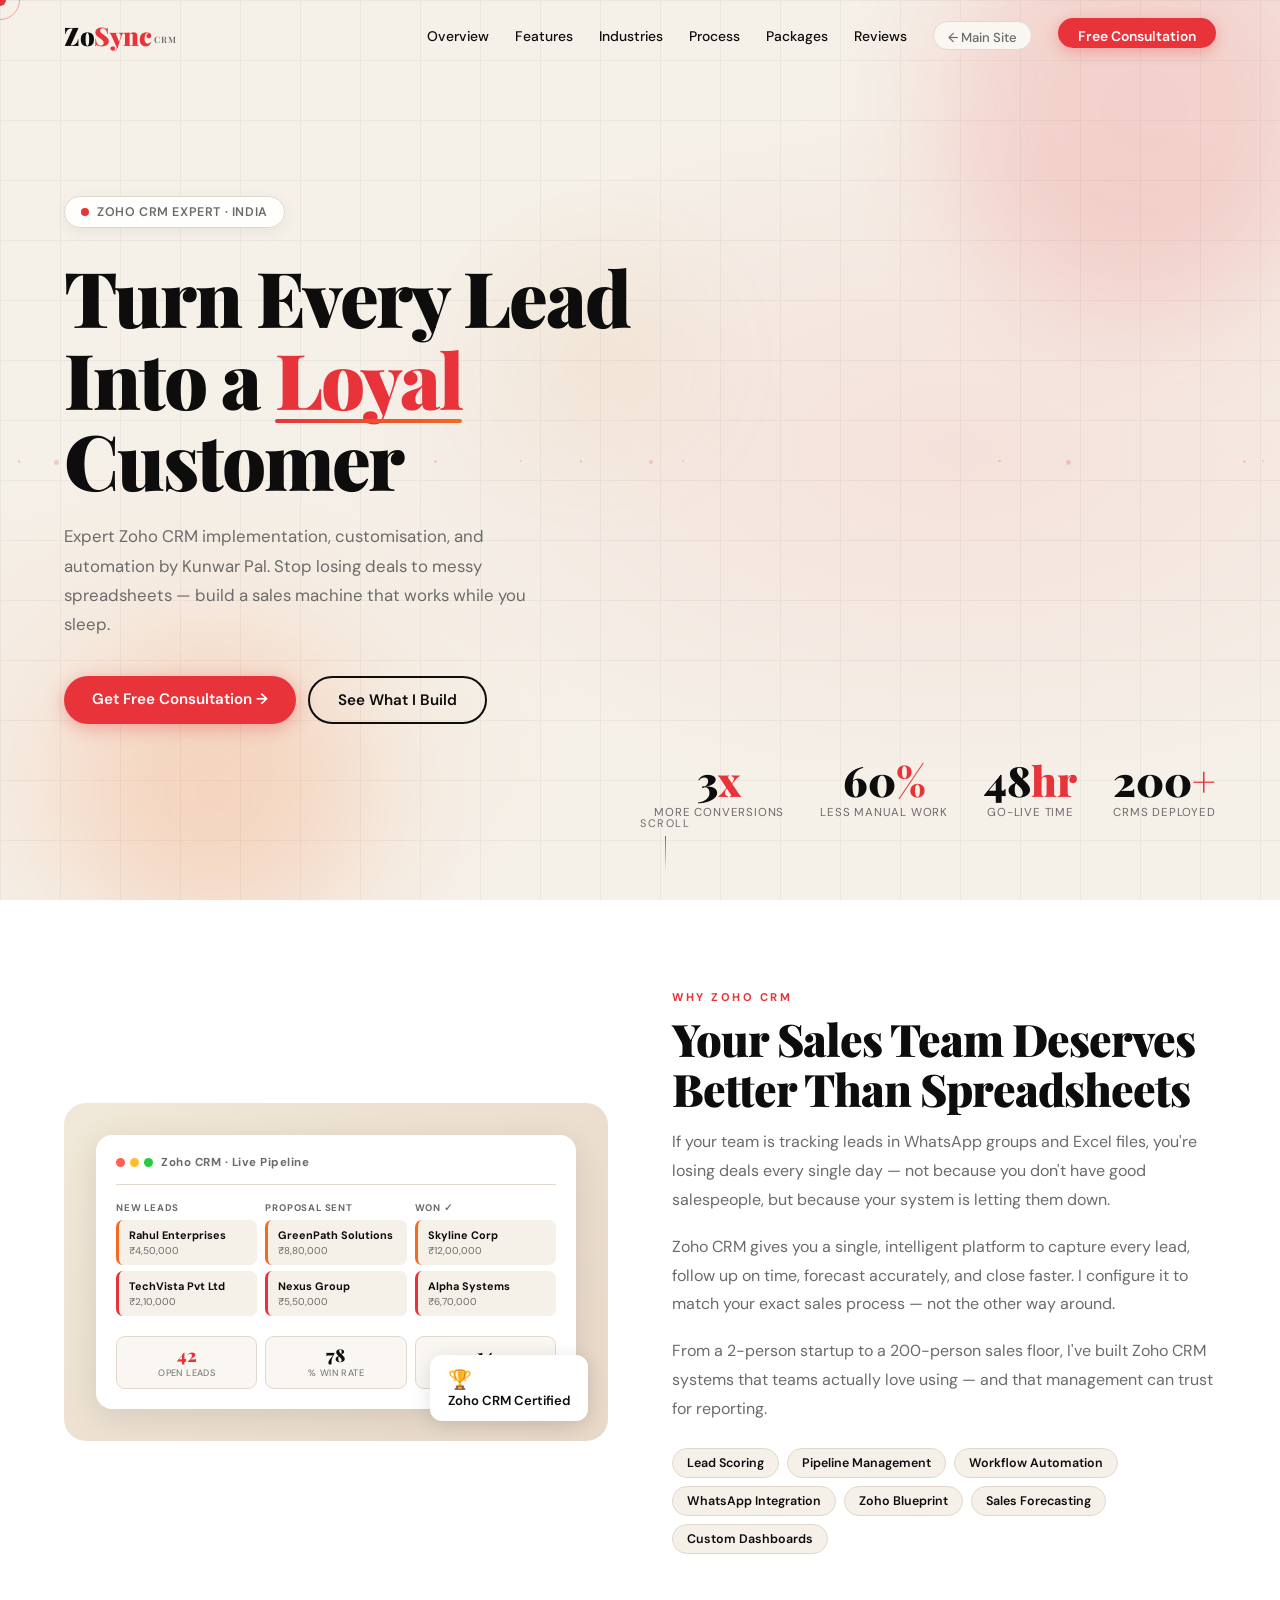
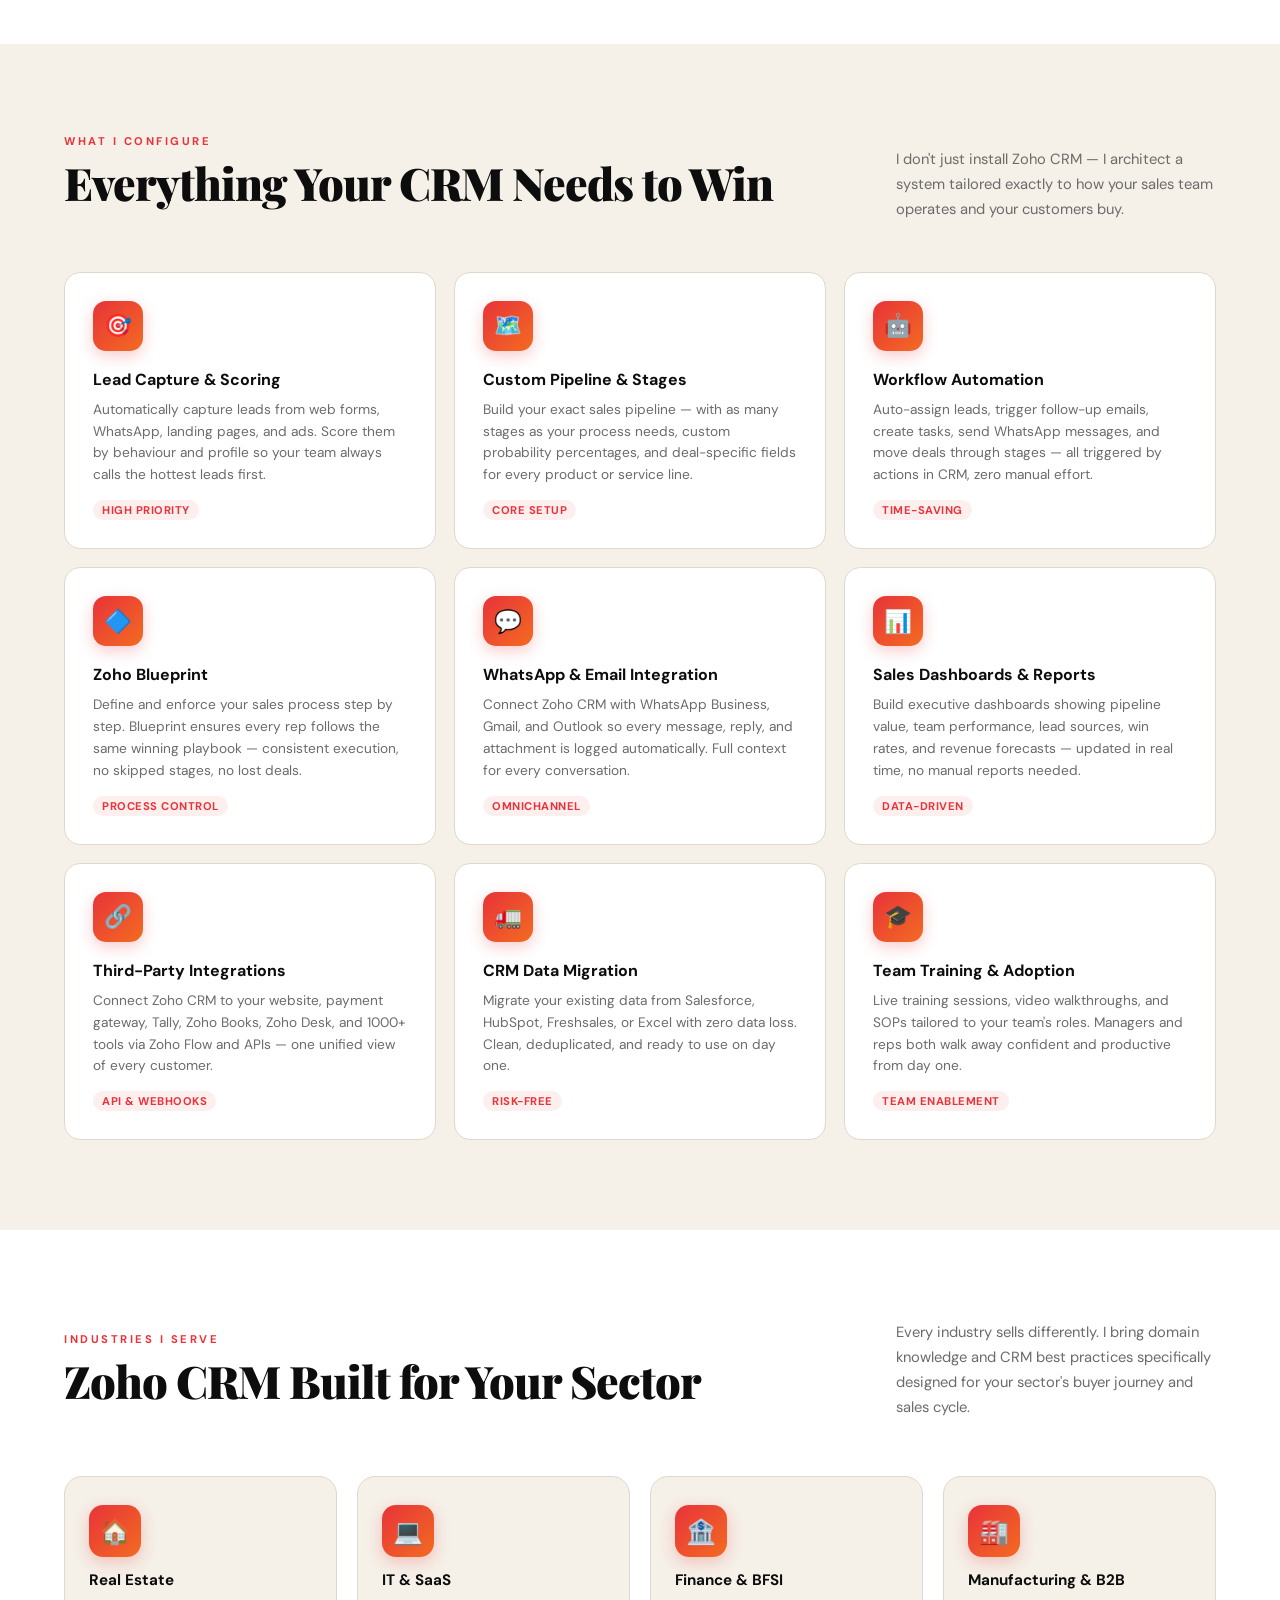
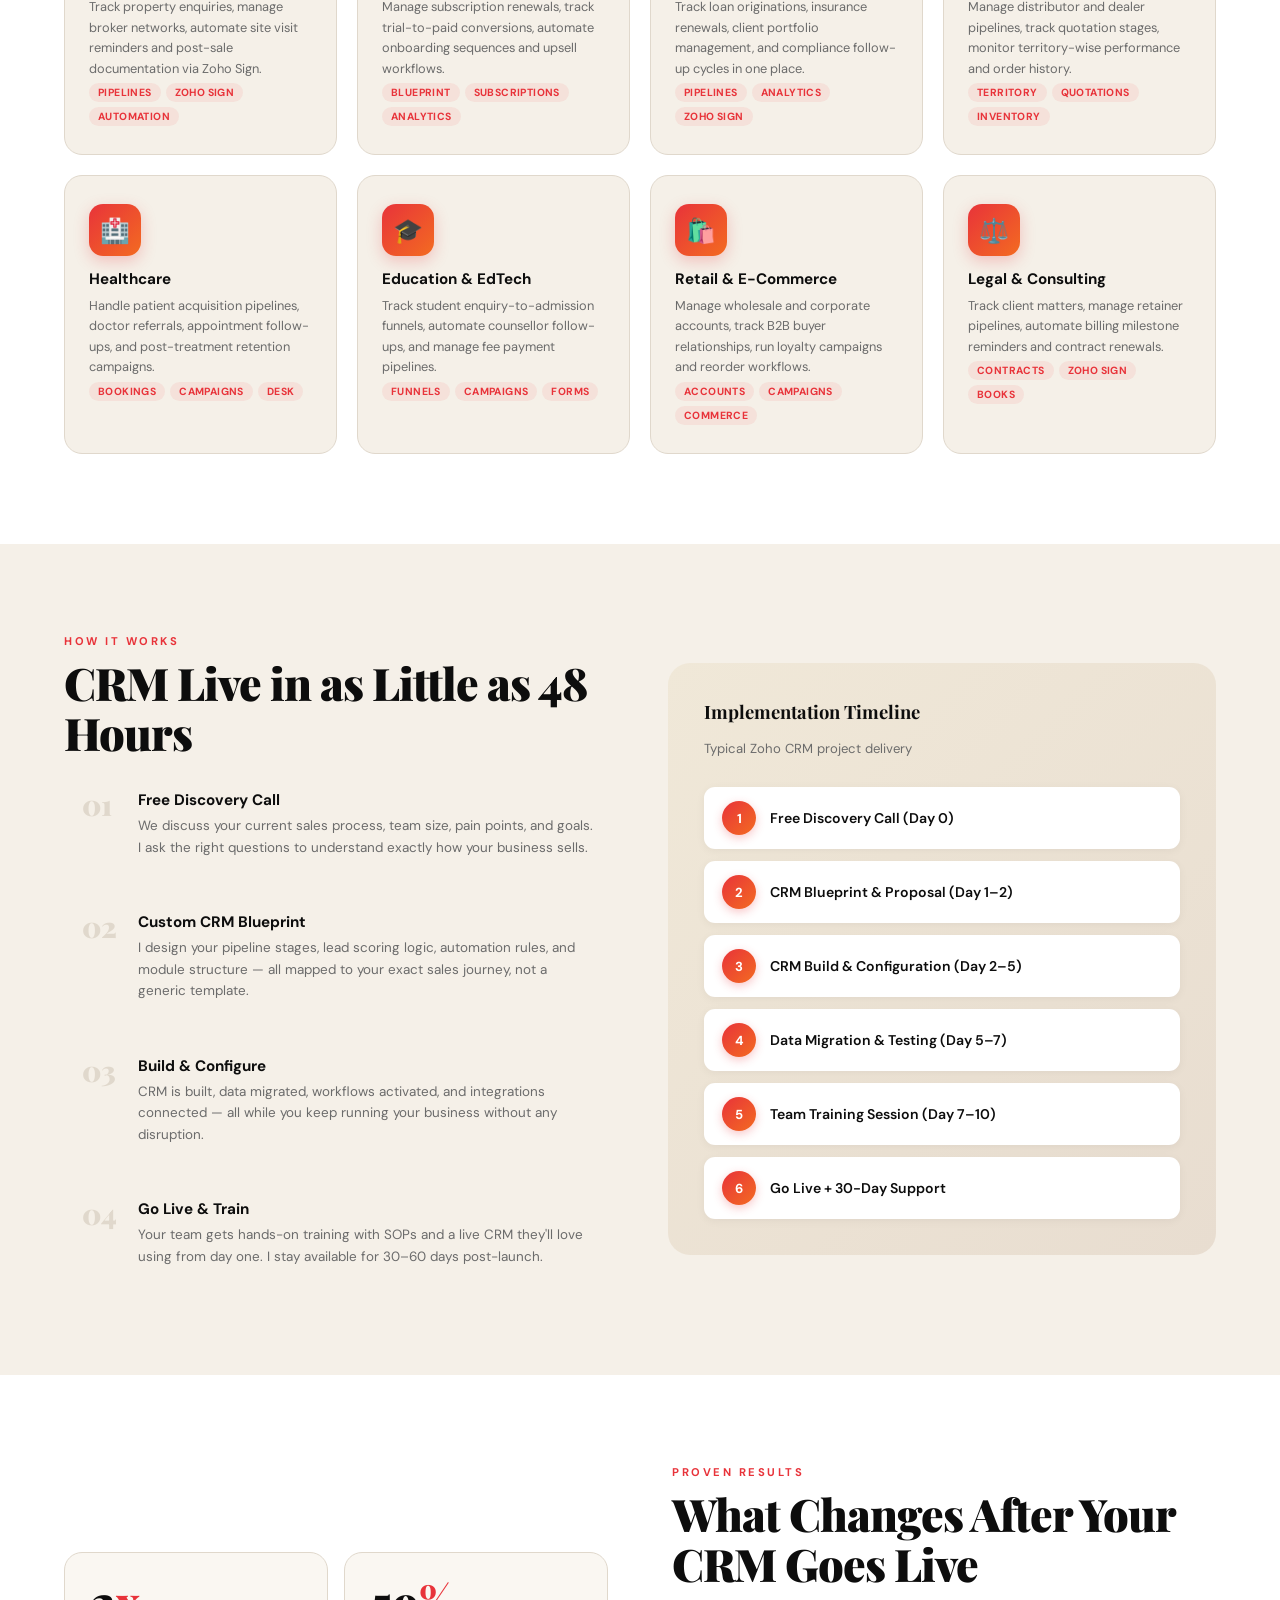
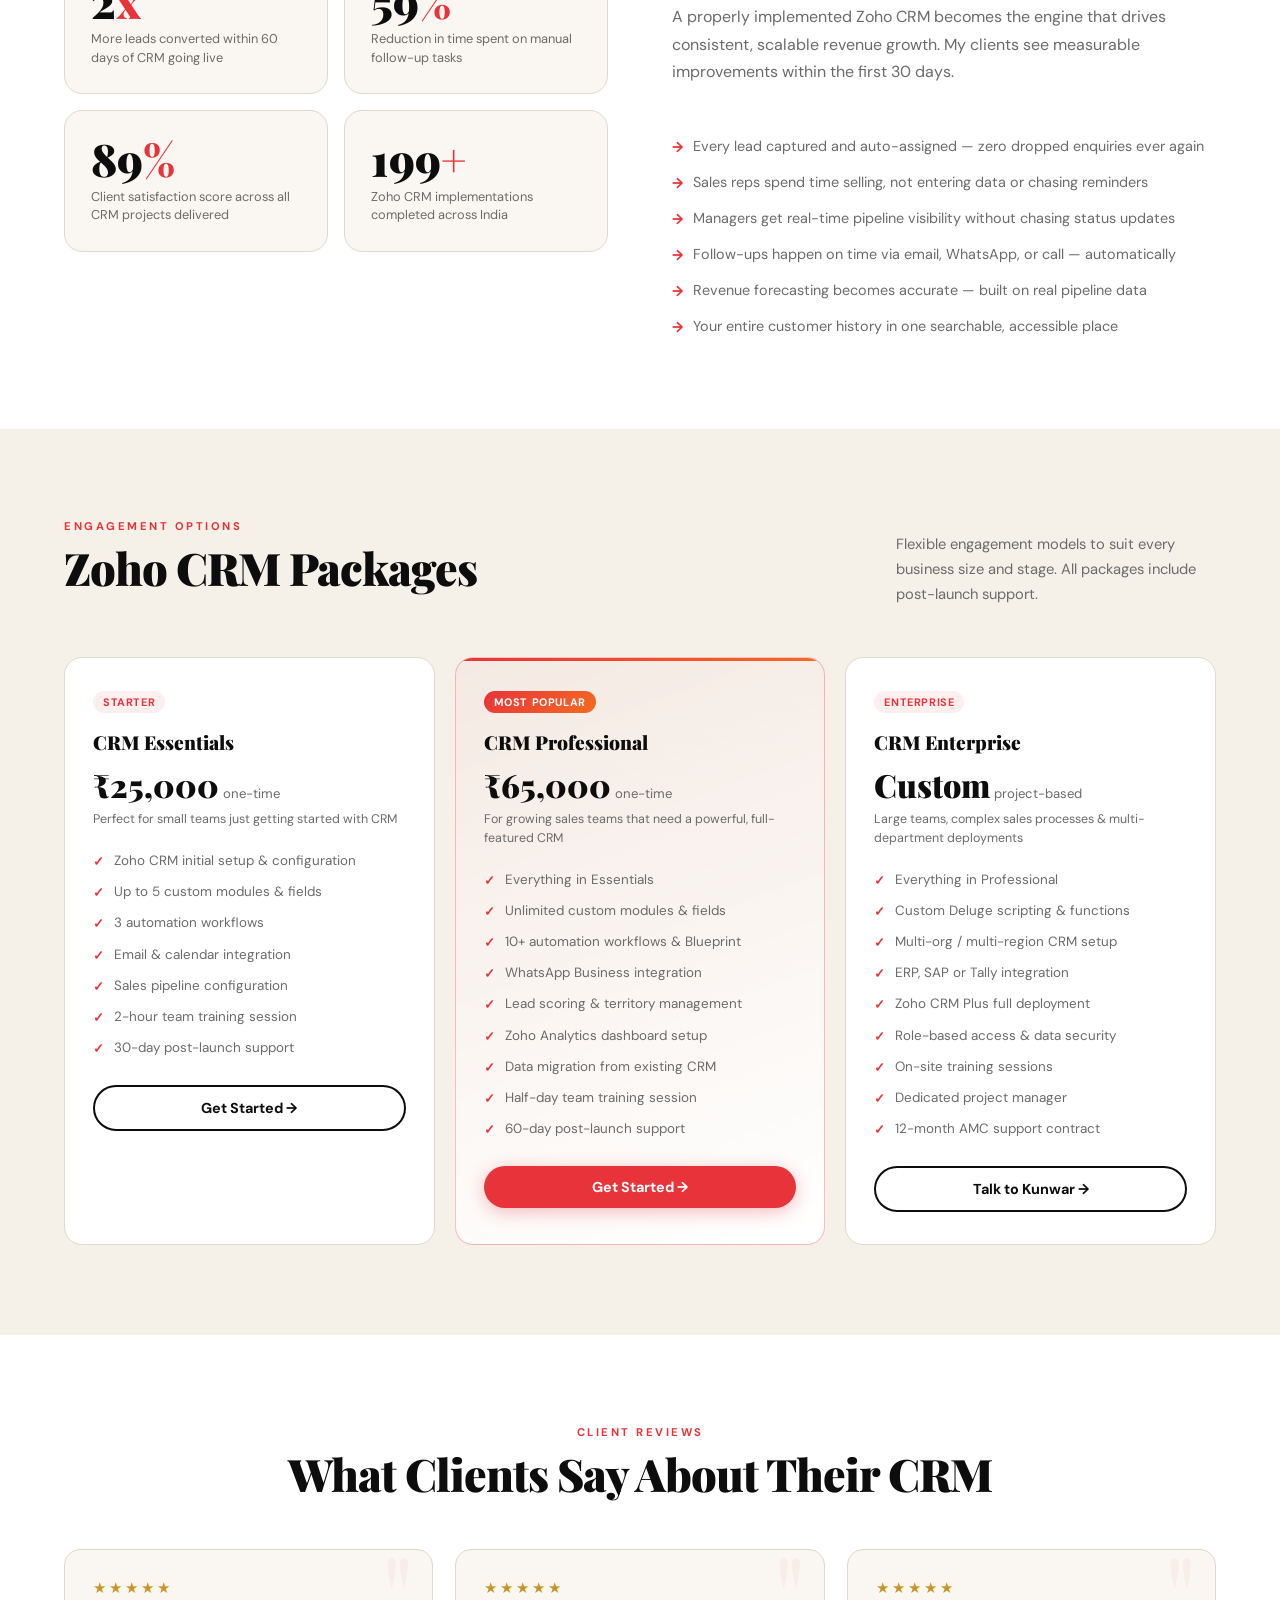
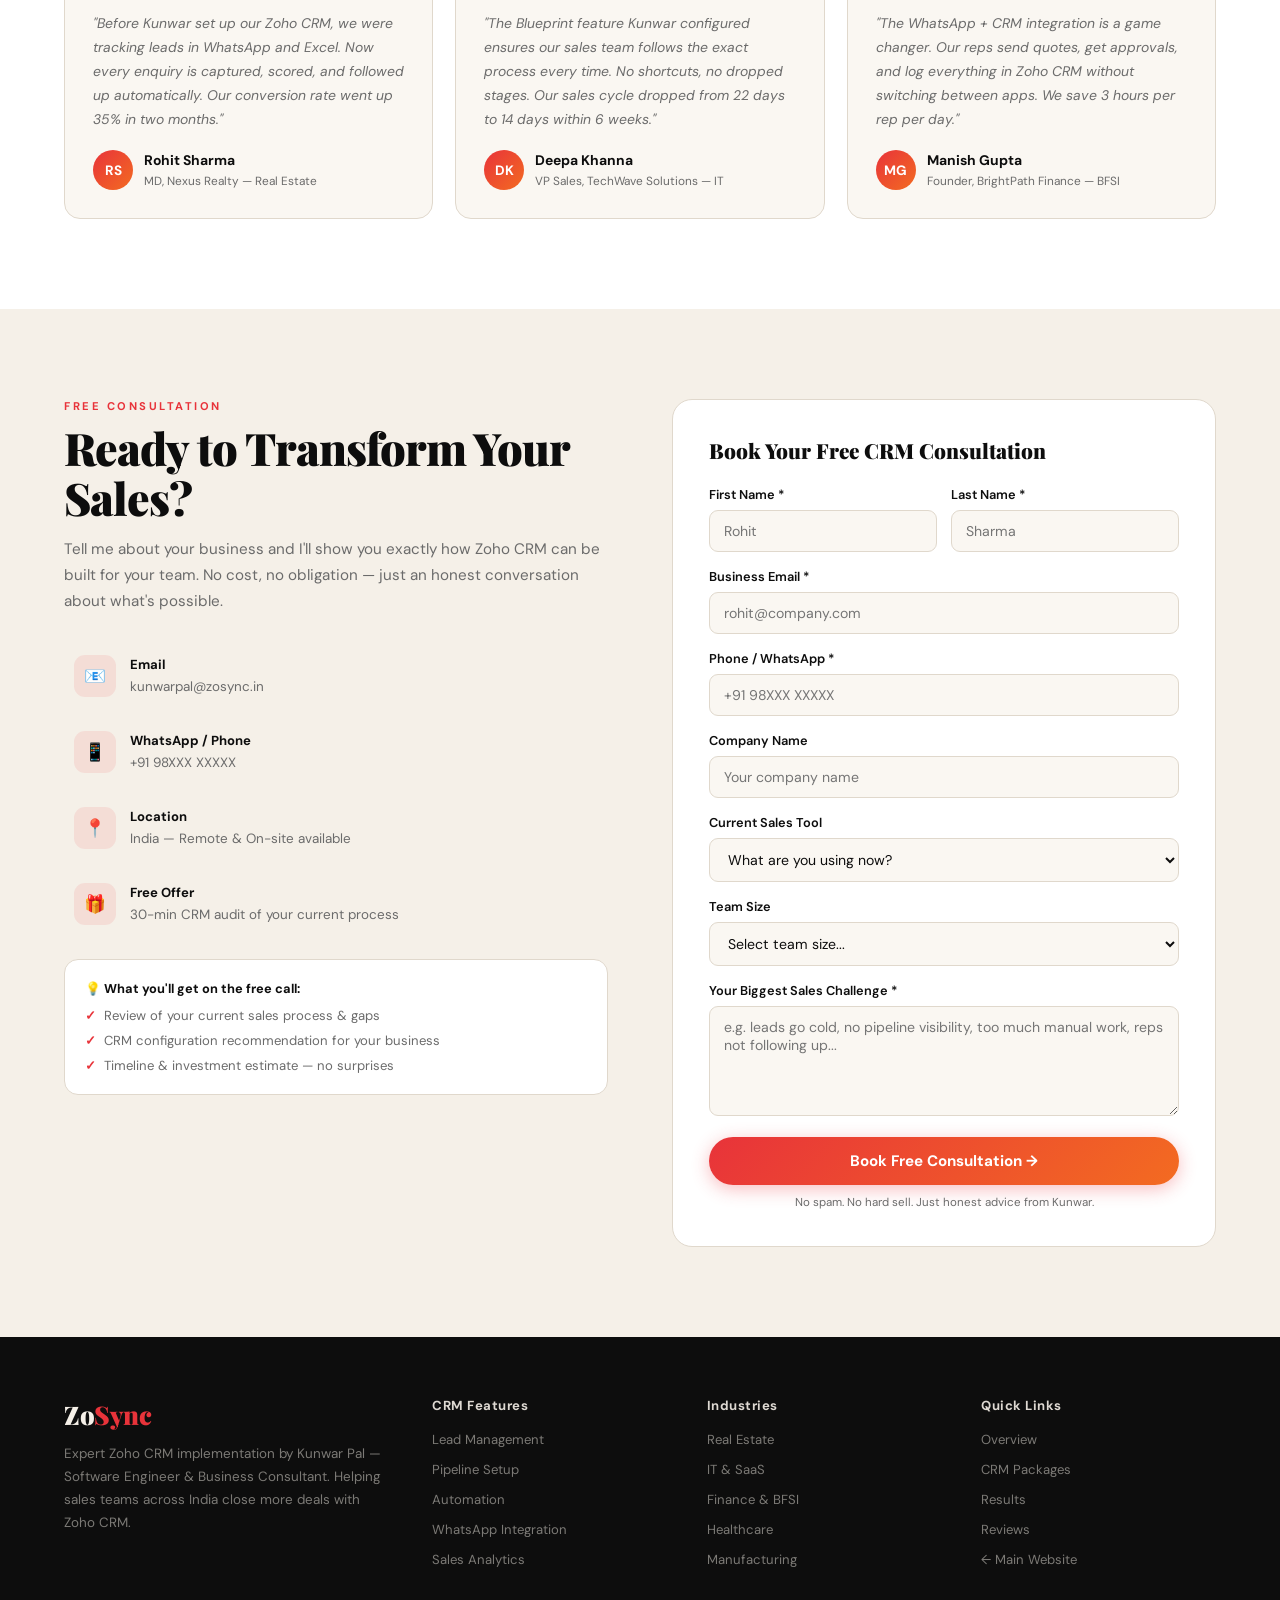
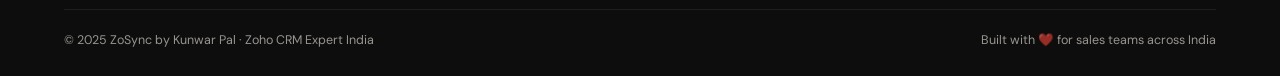
<file: services/ZohoCrm.html>
<!DOCTYPE html>
<html lang="en">
<head>
<meta charset="UTF-8"/>
<meta name="viewport" content="width=device-width, initial-scale=1.0"/>
<title>Zoho CRM Expert Implementation – ZoSync by Kunwar Pal</title>
<link rel="preconnect" href="https://fonts.googleapis.com">
<link href="https://fonts.googleapis.com/css2?family=Playfair+Display:wght@700;900&family=DM+Sans:wght@300;400;500;600&display=swap" rel="stylesheet">
<style>
/* ══════════════════════ ROOT ══════════════════════ */
:root{
  --ink:#0d0d0d;--cream:#f5f0e8;--white:#fff;
  --red:#e8333a;--orange:#f36b21;--gold:#c9962c;
  --muted:#6b6b6b;--border:#e0d8cc;--card:#faf7f2;
}
*,*::before,*::after{box-sizing:border-box;margin:0;padding:0}
html{scroll-behavior:smooth}
body{font-family:'DM Sans',sans-serif;background:var(--cream);color:var(--ink);overflow-x:hidden;width:100%;max-width:100vw}

/* ══════════════════════ CURSOR ══════════════════════ */
#cur,#cur-ring{pointer-events:none;position:fixed;border-radius:50%;z-index:99999;transform:translate(-50%,-50%)}
#cur{width:12px;height:12px;background:var(--red);transition:width .2s,height .2s}
#cur-ring{width:40px;height:40px;border:1.5px solid rgba(232,51,58,.4);z-index:99998;transition:width .3s,height .3s,border-color .3s}
@media(max-width:1024px){#cur,#cur-ring{display:none}body{cursor:auto!important}}

/* ══════════════════════ PROGRESS ══════════════════════ */
#prog{position:fixed;top:0;left:0;height:3px;width:0;z-index:10000;background:linear-gradient(90deg,var(--red),var(--orange));pointer-events:none}

/* ══════════════════════ NAV ══════════════════════ */
nav{
  position:fixed;top:0;left:0;right:0;z-index:999;
  display:flex;align-items:center;justify-content:space-between;
  padding:18px 5%;background:transparent;
  border-bottom:1px solid transparent;
  transition:background .4s,backdrop-filter .4s,border-color .4s,box-shadow .4s,padding .3s;
}
nav.scrolled{
  background:rgba(245,240,232,.95);backdrop-filter:blur(18px);-webkit-backdrop-filter:blur(18px);
  border-color:var(--border);box-shadow:0 4px 30px rgba(0,0,0,.07);padding:12px 5%;
}
.logo{font-family:'Playfair Display',serif;font-size:1.6rem;font-weight:900;letter-spacing:-.5px;color:var(--ink);text-decoration:none}
.logo span{color:var(--red)}
.logo sub{font-size:.55rem;font-weight:600;color:var(--muted);letter-spacing:.8px;vertical-align:middle;margin-left:3px;text-transform:uppercase}
.nav-links{display:flex;align-items:center;gap:26px;list-style:none}
.nav-links a{text-decoration:none;color:var(--ink);font-size:.87rem;font-weight:500;position:relative;padding-bottom:3px;white-space:nowrap}
.nav-links a::after{content:'';position:absolute;bottom:0;left:0;width:0;height:2px;background:var(--red);transition:width .3s ease}
.nav-links a:hover::after{width:100%}
.nav-back{
  display:inline-flex;align-items:center;gap:5px;
  background:var(--card);border:1px solid var(--border)!important;
  padding:7px 14px;border-radius:50px;color:var(--muted)!important;
  font-size:.82rem!important;transition:background .2s,color .2s!important;
}
.nav-back:hover{background:var(--white)!important;color:var(--ink)!important}
.nav-back::after{display:none!important}
.nav-cta{
  background:var(--red)!important;color:#fff!important;
  padding:9px 20px;border-radius:50px;font-weight:600!important;
  box-shadow:0 4px 14px rgba(232,51,58,.3);
  transition:transform .2s,box-shadow .2s,background .2s!important;
}
.nav-cta:hover{background:#c42830!important;transform:translateY(-2px)!important;box-shadow:0 8px 24px rgba(232,51,58,.45)!important}
.nav-cta::after{display:none!important}
.burger{display:none;cursor:pointer;flex-direction:column;gap:5px;padding:4px;z-index:1001}
.burger span{display:block;width:24px;height:2px;background:var(--ink);border-radius:2px;transition:.35s}
.burger.open span:nth-child(1){transform:rotate(45deg) translate(5px,5px)}
.burger.open span:nth-child(2){opacity:0;transform:translateX(-10px)}
.burger.open span:nth-child(3){transform:rotate(-45deg) translate(5px,-5px)}
.nav-drawer{
  display:none;position:fixed;inset:0;
  background:rgba(245,240,232,.98);z-index:998;
  flex-direction:column;align-items:center;justify-content:center;gap:32px;padding:80px 5% 40px;
}
.nav-drawer.open{display:flex;animation:drawerIn .3s ease}
@keyframes drawerIn{from{opacity:0;transform:translateY(-20px)}to{opacity:1;transform:translateY(0)}}
.nav-drawer a{font-size:1.5rem;font-family:'Playfair Display',serif;font-weight:700;text-decoration:none;color:var(--ink);transition:color .2s}
.nav-drawer a:hover{color:var(--red)}
.nav-drawer .drawer-cta{background:var(--red);color:#fff!important;padding:14px 36px;border-radius:50px;font-size:1rem!important;font-family:'DM Sans',sans-serif!important;font-weight:700!important;box-shadow:0 4px 20px rgba(232,51,58,.35)}

/* ══════════════════════ HERO ══════════════════════ */
#hero{min-height:100vh;display:flex;align-items:center;padding:120px 5% 100px;position:relative;overflow:hidden}
.hero-bg{position:absolute;inset:0;z-index:0;background:radial-gradient(ellipse 70% 55% at 75% 50%,rgba(232,51,58,.08),transparent 70%),radial-gradient(ellipse 50% 50% at 15% 80%,rgba(243,107,33,.06),transparent 60%)}
.hero-grid{position:absolute;inset:0;z-index:0;opacity:.04;background-image:linear-gradient(var(--ink) 1px,transparent 1px),linear-gradient(90deg,var(--ink) 1px,transparent 1px);background-size:60px 60px;animation:gridMove 20s linear infinite}
@keyframes gridMove{0%{background-position:0 0}100%{background-position:60px 60px}}
.orb{position:absolute;border-radius:50%;filter:blur(60px);opacity:.16;animation:orbF 8s ease-in-out infinite;pointer-events:none}
.o1{width:400px;height:400px;background:var(--red);top:-10%;right:-5%}
.o2{width:300px;height:300px;background:var(--orange);bottom:-5%;left:5%;animation-delay:3s}
.o3{width:180px;height:180px;background:var(--gold);top:30%;left:40%;animation-delay:6s;opacity:.08}
@keyframes orbF{0%,100%{transform:translateY(0) scale(1)}50%{transform:translateY(-28px) scale(1.04)}}
.particle{position:absolute;border-radius:50%;background:var(--red);opacity:.2;pointer-events:none;animation:pDrift linear infinite}
@keyframes pDrift{0%{transform:translateY(100vh);opacity:0}10%{opacity:.2}90%{opacity:.2}100%{transform:translateY(-80px) translateX(50px);opacity:0}}

.hero-content{position:relative;z-index:2;max-width:680px;width:100%}
.hero-badge{display:inline-flex;align-items:center;gap:8px;background:rgba(255,255,255,.9);border:1px solid var(--border);padding:7px 16px;border-radius:50px;font-size:.78rem;font-weight:600;letter-spacing:.6px;color:var(--muted);text-transform:uppercase;margin-bottom:28px;animation:fUp .7s .1s ease both;box-shadow:0 4px 16px rgba(0,0,0,.06)}
.dot{width:8px;height:8px;border-radius:50%;background:var(--red);flex-shrink:0;animation:dotP 2s infinite}
@keyframes dotP{0%,100%{box-shadow:0 0 0 0 rgba(232,51,58,.5)}70%{box-shadow:0 0 0 8px rgba(232,51,58,0)}}
h1{font-family:'Playfair Display',serif;font-size:clamp(2.4rem,6vw,5.2rem);font-weight:900;line-height:1.06;letter-spacing:-2px;margin-bottom:22px;animation:fUp .7s .25s ease both}
h1 em{font-style:normal;color:var(--red);position:relative;display:inline-block}
h1 em::after{content:'';position:absolute;bottom:-4px;left:0;right:0;height:4px;background:linear-gradient(90deg,var(--red),var(--orange));border-radius:2px;transform:scaleX(0);transform-origin:left;animation:ulG 1s 1.1s ease forwards}
@keyframes ulG{to{transform:scaleX(1)}}
.hero-sub{font-size:1.05rem;color:var(--muted);line-height:1.75;max-width:500px;margin-bottom:36px;animation:fUp .7s .4s ease both}
.hero-btns{display:flex;gap:12px;flex-wrap:wrap;animation:fUp .7s .55s ease both}
.btn-p{background:var(--red);color:#fff;padding:13px 28px;border-radius:50px;font-weight:600;font-size:.95rem;text-decoration:none;display:inline-block;transition:transform .25s,box-shadow .25s;box-shadow:0 4px 18px rgba(232,51,58,.35)}
.btn-p:hover{transform:translateY(-3px);box-shadow:0 10px 32px rgba(232,51,58,.5)}
.btn-s{background:transparent;color:var(--ink);padding:12px 28px;border-radius:50px;font-weight:600;font-size:.95rem;text-decoration:none;display:inline-block;border:2px solid var(--ink);transition:background .25s,color .25s,transform .25s}
.btn-s:hover{background:var(--ink);color:var(--cream);transform:translateY(-3px)}
.hero-stats{position:absolute;right:5%;bottom:80px;z-index:2;display:flex;gap:36px;animation:fUp .7s .7s ease both}
.stat{text-align:center}
.snum{font-family:'Playfair Display',serif;font-size:2.6rem;font-weight:900;line-height:1;color:var(--ink)}
.snum span{color:var(--red)}
.slabel{font-size:.72rem;color:var(--muted);text-transform:uppercase;letter-spacing:.8px;margin-top:4px}
.scroll-hint{position:absolute;bottom:28px;left:50%;transform:translateX(-50%);z-index:2;display:flex;flex-direction:column;align-items:center;gap:6px;animation:fUp .7s .9s ease both}
.scroll-hint span{font-size:.68rem;letter-spacing:1.5px;text-transform:uppercase;color:var(--muted)}
.scroll-line{width:1px;height:36px;background:linear-gradient(var(--red),transparent);animation:sL 1.8s ease-in-out infinite}
@keyframes sL{0%,100%{opacity:1}50%{opacity:.3}}
@keyframes fUp{from{opacity:0;transform:translateY(26px)}to{opacity:1;transform:translateY(0)}}

/* ══════════════════════ SECTIONS ══════════════════════ */
section{padding:90px 5%;width:100%}
.sec-lbl{font-size:.7rem;font-weight:700;letter-spacing:2.5px;text-transform:uppercase;color:var(--red);margin-bottom:10px}
.sec-title{font-family:'Playfair Display',serif;font-size:clamp(1.8rem,3.5vw,3rem);font-weight:900;letter-spacing:-1px;line-height:1.12;margin-bottom:14px}
.sec-sub{color:var(--muted);font-size:1rem;line-height:1.7;max-width:500px;margin-bottom:50px}

/* ══════════════════════ REVEAL / STAGGER ══════════════════════ */
.reveal{opacity:0;transform:translateY(36px);transition:opacity .75s cubic-bezier(.25,.46,.45,.94),transform .75s cubic-bezier(.25,.46,.45,.94)}
.reveal.fl{transform:translateX(-44px)}
.reveal.fr{transform:translateX(44px)}
.reveal.vis{opacity:1!important;transform:translate(0)!important}
.stag>*{opacity:0;transform:translateY(28px);transition:opacity .55s ease,transform .55s ease}
.stag.vis>*:nth-child(1){opacity:1;transform:none;transition-delay:.04s}
.stag.vis>*:nth-child(2){opacity:1;transform:none;transition-delay:.12s}
.stag.vis>*:nth-child(3){opacity:1;transform:none;transition-delay:.2s}
.stag.vis>*:nth-child(4){opacity:1;transform:none;transition-delay:.28s}
.stag.vis>*:nth-child(5){opacity:1;transform:none;transition-delay:.36s}
.stag.vis>*:nth-child(6){opacity:1;transform:none;transition-delay:.44s}
.stag.vis>*:nth-child(7){opacity:1;transform:none;transition-delay:.52s}
.stag.vis>*:nth-child(8){opacity:1;transform:none;transition-delay:.6s}
.stag.vis>*:nth-child(n+9){opacity:1;transform:none;transition-delay:.68s}

/* ══════════════════════ WHY CRM (same as about) ══════════════════════ */
#why-crm{background:var(--white)}
.about-grid{display:grid;grid-template-columns:1fr 1fr;gap:64px;align-items:center}

/* CRM Visual Panel (replaces KP avatar) */
.crm-visual{
  position:relative;border-radius:22px;overflow:hidden;
  background:linear-gradient(135deg,#f0e8d8,#e8d8c8);
  display:flex;align-items:center;justify-content:center;
  padding:32px;transition:transform .5s ease;
}
.crm-visual:hover{transform:rotate(-1deg) scale(1.01)}
.crm-board{width:100%;background:var(--white);border-radius:16px;padding:20px;box-shadow:0 8px 32px rgba(0,0,0,.1)}
.crm-board-top{display:flex;align-items:center;gap:8px;margin-bottom:16px;padding-bottom:14px;border-bottom:1px solid var(--border)}
.crm-dots{display:flex;gap:5px}
.crm-dots span{width:9px;height:9px;border-radius:50%}
.crm-dots span:nth-child(1){background:#ff5f57}
.crm-dots span:nth-child(2){background:#ffbd2e}
.crm-dots span:nth-child(3){background:#28ca42}
.crm-board-title{font-size:.72rem;font-weight:700;color:var(--muted);letter-spacing:.5px}
.pipeline-cols{display:grid;grid-template-columns:repeat(3,1fr);gap:8px;margin-bottom:14px}
.pcol-head{font-size:.6rem;font-weight:700;letter-spacing:.8px;text-transform:uppercase;color:var(--muted);margin-bottom:6px}
.pcard{background:var(--cream);border-radius:7px;padding:8px 10px;margin-bottom:6px;border-left:3px solid var(--red);transition:transform .2s}
.pcard:hover{transform:translateX(2px)}
.pcard:nth-child(2){border-left-color:var(--orange)}
.pcard-name{font-size:.68rem;font-weight:700;color:var(--ink);margin-bottom:2px;white-space:nowrap;overflow:hidden;text-overflow:ellipsis}
.pcard-val{font-size:.62rem;color:var(--muted)}
.crm-mini-stats{display:grid;grid-template-columns:repeat(3,1fr);gap:8px}
.cstat{background:var(--card);border:1px solid var(--border);border-radius:9px;padding:9px;text-align:center}
.cstat-n{font-family:'Playfair Display',serif;font-size:1.1rem;font-weight:900;color:var(--ink);line-height:1}
.cstat-n.red{color:var(--red)}
.cstat-l{font-size:.58rem;color:var(--muted);text-transform:uppercase;letter-spacing:.4px;margin-top:3px}

.about-corner{position:absolute;bottom:20px;right:20px;background:#fff;padding:12px 18px;border-radius:12px;box-shadow:0 4px 20px rgba(0,0,0,.12);font-size:.82rem;font-weight:600}
.about-corner span{color:var(--red);font-size:1.2rem;display:block}

.about-text p{color:var(--muted);line-height:1.8;margin-bottom:18px}
.chips{display:flex;flex-wrap:wrap;gap:8px;margin-top:24px}
.chip{padding:6px 14px;border-radius:50px;font-size:.78rem;font-weight:600;border:1.5px solid var(--border);color:var(--ink);background:var(--cream);transition:background .2s,border-color .2s,transform .2s;cursor:default}
.chip:hover{background:var(--red);color:#fff;border-color:var(--red);transform:translateY(-2px)}

/* ══════════════════════ FEATURES (same as services) ══════════════════════ */
#features{background:var(--cream)}
.svc-intro{display:flex;justify-content:space-between;align-items:flex-end;gap:32px;margin-bottom:50px;flex-wrap:wrap}
.svc-intro .r{max-width:320px;color:var(--muted);line-height:1.7;font-size:.92rem}
.svc-grid{display:grid;grid-template-columns:repeat(auto-fill,minmax(280px,1fr));gap:18px}
.svc-card{background:var(--white);border:1px solid var(--border);border-radius:16px;padding:28px;cursor:pointer;transition:transform .3s,box-shadow .3s,border-color .3s;position:relative;overflow:hidden}
.svc-card::before{content:'';position:absolute;top:0;left:0;right:0;height:3px;background:linear-gradient(90deg,var(--red),var(--orange));transform:scaleX(0);transform-origin:left;transition:transform .35s ease}
.svc-card:hover{transform:translateY(-5px);box-shadow:0 14px 40px rgba(0,0,0,.1);border-color:transparent}
.svc-card:hover::before{transform:scaleX(1)}
.svc-icon{width:50px;height:50px;border-radius:13px;background:linear-gradient(135deg,var(--red),var(--orange));display:flex;align-items:center;justify-content:center;font-size:1.4rem;margin-bottom:18px;box-shadow:0 5px 15px rgba(232,51,58,.25);transition:transform .3s}
.svc-card:hover .svc-icon{transform:scale(1.1) rotate(-4deg)}
.svc-card h3{font-size:1rem;font-weight:700;margin-bottom:9px}
.svc-card p{font-size:.855rem;color:var(--muted);line-height:1.6}
.svc-tag{display:inline-block;margin-top:14px;font-size:.7rem;font-weight:700;letter-spacing:.5px;text-transform:uppercase;color:var(--red);padding:3px 9px;background:rgba(232,51,58,.08);border-radius:50px}

/* ══════════════════════ WHO (same as industries) ══════════════════════ */
#who{background:var(--white);position:relative;overflow:hidden}
.ind-head{display:flex;justify-content:space-between;align-items:flex-end;gap:32px;margin-bottom:56px;flex-wrap:wrap}
.ind-head .r{max-width:320px;color:var(--muted);line-height:1.7;font-size:.92rem}
.ind-grid{display:grid;grid-template-columns:repeat(4,1fr);gap:20px}
.ind-card{background:var(--cream);border:1px solid var(--border);border-radius:18px;padding:28px 24px;cursor:pointer;transition:transform .3s,box-shadow .3s,background .3s,border-color .3s;display:flex;flex-direction:column;gap:14px}
.ind-card:hover{transform:translateY(-6px);box-shadow:0 16px 44px rgba(0,0,0,.1);background:var(--white);border-color:rgba(232,51,58,.25)}
.ind-icon-wrap{width:52px;height:52px;border-radius:14px;background:linear-gradient(135deg,var(--red),var(--orange));display:flex;align-items:center;justify-content:center;font-size:1.5rem;box-shadow:0 5px 15px rgba(232,51,58,.25);transition:transform .3s}
.ind-card:hover .ind-icon-wrap{transform:scale(1.1) rotate(-5deg)}
.ind-card h3{font-size:.95rem;font-weight:700;color:var(--ink);margin-bottom:6px;line-height:1.3}
.ind-card p{font-size:.8rem;color:var(--muted);line-height:1.6}
.ind-tags{display:flex;flex-wrap:wrap;gap:5px;margin-top:4px}
.ind-tag{font-size:.65rem;font-weight:700;letter-spacing:.4px;text-transform:uppercase;padding:3px 9px;border-radius:50px;background:rgba(232,51,58,.08);color:var(--red)}

/* ══════════════════════ PROCESS (same as why-us visual) ══════════════════════ */
#process{background:var(--cream)}
.why-grid{display:grid;grid-template-columns:1fr 1fr;gap:56px;align-items:center}
.why-list{display:flex;flex-direction:column;gap:18px}
.why-item{display:flex;gap:18px;align-items:flex-start;padding:18px;border-radius:12px;transition:background .28s,transform .28s}
.why-item:hover{background:var(--white);transform:translateX(6px)}
.why-n{font-family:'Playfair Display',serif;font-size:1.8rem;font-weight:900;color:var(--border);line-height:1;min-width:38px;transition:color .28s}
.why-item:hover .why-n{color:var(--red)}
.why-item h4{font-size:.95rem;font-weight:700;margin-bottom:5px}
.why-item p{font-size:.84rem;color:var(--muted);line-height:1.6}
.why-vis{background:linear-gradient(135deg,#f0e8d8,#e8ddd0);border-radius:22px;padding:36px;display:flex;flex-direction:column;gap:12px}
.pstep{display:flex;align-items:center;gap:14px;background:#fff;border-radius:11px;padding:14px 18px;box-shadow:0 2px 10px rgba(0,0,0,.05);transition:transform .28s,box-shadow .28s}
.pstep:hover{transform:translateX(5px);box-shadow:0 5px 20px rgba(0,0,0,.09)}
.pdot{width:34px;height:34px;border-radius:50%;background:linear-gradient(135deg,var(--red),var(--orange));display:flex;align-items:center;justify-content:center;color:#fff;font-weight:700;font-size:.82rem;flex-shrink:0;box-shadow:0 3px 10px rgba(232,51,58,.28)}
.ptxt{font-size:.88rem;font-weight:600}
.parr{margin-left:auto;color:var(--muted);opacity:0;transition:opacity .28s,transform .28s}
.pstep:hover .parr{opacity:1;transform:translateX(4px)}

/* ══════════════════════ RESULTS (same as stats) ══════════════════════ */
#results{background:var(--white)}
.results-inner{display:grid;grid-template-columns:1fr 1fr;gap:64px;align-items:center}
.result-stats-grid{display:grid;grid-template-columns:1fr 1fr;gap:16px}
.rstat{
  background:var(--card);border:1px solid var(--border);border-radius:18px;
  padding:26px;position:relative;overflow:hidden;
  transition:transform .3s,box-shadow .3s;
}
.rstat::before{content:'';position:absolute;top:0;left:0;right:0;height:3px;background:linear-gradient(90deg,var(--red),var(--orange));transform:scaleX(0);transform-origin:left;transition:transform .4s ease}
.rstat:hover{transform:translateY(-4px);box-shadow:0 12px 36px rgba(0,0,0,.08)}
.rstat:hover::before{transform:scaleX(1)}
.rstat-val{font-family:'Playfair Display',serif;font-size:2.8rem;font-weight:900;line-height:1;color:var(--ink);margin-bottom:6px}
.rstat-val span{color:var(--red)}
.rstat-label{font-size:.8rem;color:var(--muted);line-height:1.45}
.results-text .sec-sub{max-width:100%}
.result-list{list-style:none;display:flex;flex-direction:column;gap:12px;margin-top:8px}
.result-list li{display:flex;align-items:flex-start;gap:10px;font-size:.9rem;color:var(--muted);line-height:1.6}
.result-list li::before{content:'→';color:var(--red);font-weight:700;flex-shrink:0;margin-top:1px}

/* ══════════════════════ PACKAGES (same as service cards) ══════════════════════ */
#packages{background:var(--cream)}
.pkg-intro{display:flex;justify-content:space-between;align-items:flex-end;gap:32px;margin-bottom:50px;flex-wrap:wrap}
.pkg-intro .r{max-width:320px;color:var(--muted);line-height:1.7;font-size:.92rem}
.pkg-grid{display:grid;grid-template-columns:repeat(3,1fr);gap:20px}
.pkg-card{
  background:var(--white);border:1px solid var(--border);
  border-radius:18px;padding:32px 28px;
  position:relative;overflow:hidden;
  transition:transform .3s,box-shadow .3s,border-color .3s;
}
.pkg-card::before{content:'';position:absolute;top:0;left:0;right:0;height:3px;background:linear-gradient(90deg,var(--red),var(--orange));transform:scaleX(0);transform-origin:left;transition:transform .35s ease}
.pkg-card.featured{border-color:rgba(232,51,58,.3);background:linear-gradient(160deg,rgba(232,51,58,.03),var(--white))}
.pkg-card.featured::before{transform:scaleX(1)}
.pkg-card:hover{transform:translateY(-6px);box-shadow:0 16px 44px rgba(0,0,0,.1);border-color:rgba(232,51,58,.2)}
.pkg-badge{display:inline-block;font-size:.68rem;font-weight:700;letter-spacing:.6px;text-transform:uppercase;padding:4px 10px;border-radius:50px;background:rgba(232,51,58,.08);color:var(--red);margin-bottom:16px}
.pkg-badge.featured-badge{background:linear-gradient(135deg,var(--red),var(--orange));color:#fff}
.pkg-name{font-family:'Playfair Display',serif;font-size:1.2rem;font-weight:900;color:var(--ink);margin-bottom:8px}
.pkg-price{margin-bottom:4px}
.pkg-price strong{font-family:'Playfair Display',serif;font-size:2rem;font-weight:900;color:var(--ink)}
.pkg-price span{font-size:.82rem;color:var(--muted);margin-left:4px}
.pkg-sub{font-size:.78rem;color:var(--muted);margin-bottom:22px;line-height:1.5}
.pkg-features{list-style:none;display:flex;flex-direction:column;gap:10px;margin-bottom:26px}
.pkg-features li{display:flex;align-items:flex-start;gap:10px;font-size:.84rem;color:var(--muted);line-height:1.5}
.pkg-features li::before{content:'✓';color:var(--red);font-weight:700;flex-shrink:0;margin-top:1px}
.pkg-cta{display:block;text-align:center;text-decoration:none;padding:12px;border-radius:50px;font-weight:700;font-size:.9rem;transition:transform .2s,box-shadow .2s,background .2s}
.pkg-cta.primary{background:var(--red);color:#fff;box-shadow:0 4px 18px rgba(232,51,58,.32)}
.pkg-cta.primary:hover{transform:translateY(-2px);box-shadow:0 8px 28px rgba(232,51,58,.48)}
.pkg-cta.outline{border:2px solid var(--ink);color:var(--ink);background:transparent}
.pkg-cta.outline:hover{background:var(--ink);color:var(--cream)}

/* ══════════════════════ TESTIMONIALS (identical) ══════════════════════ */
#testimonials{background:var(--white)}
.tgrid{display:grid;grid-template-columns:repeat(auto-fill,minmax(280px,1fr));gap:22px}
.tcard{background:var(--card);border:1px solid var(--border);border-radius:16px;padding:28px;transition:transform .3s,box-shadow .3s;position:relative;overflow:hidden}
.tcard::before{content:'"';position:absolute;top:-12px;right:18px;font-size:7rem;font-family:'Playfair Display',serif;color:rgba(232,51,58,.05);line-height:1;pointer-events:none}
.tcard:hover{transform:translateY(-5px);box-shadow:0 14px 40px rgba(0,0,0,.09)}
.stars{color:var(--gold);font-size:.95rem;margin-bottom:14px;letter-spacing:3px}
.tcard p{font-size:.87rem;color:var(--muted);line-height:1.72;font-style:italic;margin-bottom:18px}
.tauthor{display:flex;align-items:center;gap:11px}
.tav{width:40px;height:40px;border-radius:50%;background:linear-gradient(135deg,var(--red),var(--orange));display:flex;align-items:center;justify-content:center;color:#fff;font-weight:700;font-size:.85rem;flex-shrink:0}
.tinfo strong{font-size:.87rem;display:block}
.tinfo span{font-size:.74rem;color:var(--muted)}

/* ══════════════════════ CONTACT (identical) ══════════════════════ */
#contact{background:var(--cream)}
.cgrid{display:grid;grid-template-columns:1fr 1fr;gap:64px;align-items:start}
.cinfo-p{color:var(--muted);line-height:1.7;margin-bottom:30px;font-size:.95rem}
.cdet{display:flex;gap:14px;align-items:center;margin-bottom:14px;padding:10px;border-radius:11px;transition:background .22s,transform .22s}
.cdet:hover{background:var(--white);transform:translateX(5px)}
.cdet-icon{width:42px;height:42px;border-radius:11px;background:rgba(232,51,58,.1);display:flex;align-items:center;justify-content:center;font-size:1.1rem;flex-shrink:0;transition:background .22s}
.cdet:hover .cdet-icon{background:var(--red)}
.cdet-txt strong{font-size:.82rem;display:block;margin-bottom:2px}
.cdet-txt span{font-size:.84rem;color:var(--muted)}
.cform{background:var(--white);border:1px solid var(--border);border-radius:20px;padding:36px}
.frow{display:grid;grid-template-columns:1fr 1fr;gap:14px}
.fg{margin-bottom:16px}
.fg label{display:block;font-size:.8rem;font-weight:600;margin-bottom:7px;color:var(--ink)}
.fg input,.fg select,.fg textarea{width:100%;padding:11px 14px;border:1.5px solid var(--border);border-radius:9px;font-family:'DM Sans',sans-serif;font-size:.88rem;background:var(--card);color:var(--ink);transition:border-color .22s,box-shadow .22s;outline:none}
.fg input:focus,.fg select:focus,.fg textarea:focus{border-color:var(--red);box-shadow:0 0 0 3px rgba(232,51,58,.1);background:#fff}
.fg textarea{resize:vertical;min-height:110px}
.fsub{width:100%;padding:14px;border:none;border-radius:50px;background:linear-gradient(135deg,var(--red),var(--orange));color:#fff;font-size:.95rem;font-weight:700;cursor:pointer;transition:transform .25s,box-shadow .25s;font-family:'DM Sans',sans-serif;box-shadow:0 4px 18px rgba(232,51,58,.32)}
.fsub:hover{transform:translateY(-3px);box-shadow:0 9px 30px rgba(232,51,58,.48)}

/* ══════════════════════ TOAST ══════════════════════ */
.toast{position:fixed;bottom:28px;right:28px;z-index:9999;background:#1a1a1a;color:#fff;padding:14px 22px;border-radius:12px;font-size:.88rem;font-weight:500;box-shadow:0 8px 32px rgba(0,0,0,.3);transform:translateY(100px) scale(.9);opacity:0;transition:transform .42s cubic-bezier(.175,.885,.32,1.275),opacity .32s;display:flex;align-items:center;gap:9px}
.toast.show{transform:translateY(0) scale(1);opacity:1}

/* ══════════════════════ FOOTER (identical) ══════════════════════ */
footer{background:var(--ink);color:rgba(245,240,232,.6);padding:60px 5% 28px}
.ftop{display:grid;grid-template-columns:1.4fr 1fr 1fr 1fr;gap:40px;margin-bottom:40px}
.fbrand p{margin-top:12px;font-size:.84rem;line-height:1.7;color:rgba(245,240,232,.48)}
.fcol h5{color:rgba(245,240,232,.9);font-size:.82rem;font-weight:700;margin-bottom:14px;letter-spacing:.5px}
.fcol ul{list-style:none;display:flex;flex-direction:column;gap:9px}
.fcol ul a{text-decoration:none;color:rgba(245,240,232,.48);font-size:.82rem;transition:color .22s,transform .22s;display:inline-block}
.fcol ul a:hover{color:var(--orange);transform:translateX(4px)}
.fbot{border-top:1px solid rgba(255,255,255,.07);padding-top:22px;display:flex;justify-content:space-between;align-items:center;flex-wrap:wrap;gap:10px;font-size:.78rem}

/* ══════════════════════ RESPONSIVE TABLET ══════════════════════ */
@media(max-width:1024px){
  .nav-links{display:none}
  .burger{display:flex}
  #hero{padding:100px 5% 80px;flex-direction:column;align-items:flex-start}
  .hero-stats{position:relative;right:auto;bottom:auto;margin-top:40px;flex-wrap:wrap;gap:28px;width:100%}
  .scroll-hint{display:none}
  .o1{width:280px;height:280px}.o2{width:200px;height:200px}.o3{display:none}
  .about-grid,.results-inner,.cgrid,.why-grid{grid-template-columns:1fr;gap:40px}
  .crm-visual{max-width:480px;margin:0 auto;width:100%}
  .ind-grid{grid-template-columns:repeat(2,1fr)}
  .ind-head{flex-direction:column;gap:12px}.ind-head .r{max-width:100%}
  .pkg-grid{grid-template-columns:1fr;max-width:460px;margin:0 auto}
  .svc-intro{flex-direction:column;gap:16px}.svc-intro .r{max-width:100%}
  .pkg-intro{flex-direction:column;gap:16px}.pkg-intro .r{max-width:100%}
  .ftop{grid-template-columns:1fr 1fr;gap:32px}
  .result-stats-grid{grid-template-columns:1fr 1fr}
}
@media(max-width:600px){
  section{padding:70px 4%}
  nav{padding:14px 4%}
  nav.scrolled{padding:10px 4%}
  #hero{padding:90px 4% 70px;gap:36px}
  h1{font-size:clamp(2rem,9vw,2.8rem);letter-spacing:-1px}
  .hero-sub{font-size:.95rem}
  .hero-btns{gap:10px}
  .btn-p,.btn-s{padding:11px 22px;font-size:.88rem}
  .hero-stats{gap:20px}.snum{font-size:2rem}
  .orb{display:none}
  .svc-grid{grid-template-columns:1fr}
  .ind-grid{grid-template-columns:1fr}
  .tgrid{grid-template-columns:1fr}
  .frow{grid-template-columns:1fr}
  .cform{padding:24px 18px}
  .ftop{grid-template-columns:1fr}
  .fbot{flex-direction:column;text-align:center;gap:6px}
  .toast{bottom:16px;right:16px;left:16px}
  .result-stats-grid{grid-template-columns:1fr 1fr}
  .pipeline-cols{grid-template-columns:repeat(2,1fr)}
}
</style>
</head>
<body>

<div id="cur"></div>
<div id="cur-ring"></div>
<div id="prog"></div>

<!-- ══════════ NAV ══════════ -->
<nav id="nav">
  <a href="index.html" class="logo">Zo<span>Sync</span><sub>CRM</sub></a>
  <ul class="nav-links">
    <li><a href="#why-crm">Overview</a></li>
    <li><a href="#features">Features</a></li>
    <li><a href="#who">Industries</a></li>
    <li><a href="#process">Process</a></li>
    <li><a href="#packages">Packages</a></li>
    <li><a href="#testimonials">Reviews</a></li>
    <li><a href="../index.html" class="nav-back">← Main Site</a></li>
    <li><a href="#contact" class="nav-cta">Free Consultation</a></li>
  </ul>
  <div class="burger" id="burger"><span></span><span></span><span></span></div>
</nav>

<div class="nav-drawer" id="navDrawer">
  <a href="#why-crm" class="dl">Overview</a>
  <a href="#features" class="dl">Features</a>
  <a href="#who" class="dl">Industries</a>
  <a href="#process" class="dl">Process</a>
  <a href="#packages" class="dl">Packages</a>
  <a href="#testimonials" class="dl">Reviews</a>
  <a href="index.html" class="dl" style="font-size:1.1rem;color:var(--muted)">← Back to Main Site</a>
  <a href="#contact" class="dl drawer-cta">Free Consultation</a>
</div>

<!-- ══════════ HERO ══════════ -->
<section id="hero">
  <div class="hero-bg"></div>
  <div class="hero-grid"></div>
  <div class="orb o1"></div>
  <div class="orb o2"></div>
  <div class="orb o3"></div>
  <div id="particles"></div>

  <div class="hero-content">
    <div class="hero-badge"><span class="dot"></span>Zoho CRM Expert · India</div>
    <h1>Turn Every Lead<br>Into a <em>Loyal</em><br>Customer</h1>
    <p class="hero-sub">Expert Zoho CRM implementation, customisation, and automation by Kunwar Pal. Stop losing deals to messy spreadsheets — build a sales machine that works while you sleep.</p>
    <div class="hero-btns">
      <a href="#contact" class="btn-p">Get Free Consultation →</a>
      <a href="#features" class="btn-s">See What I Build</a>
    </div>
  </div>

  <div class="hero-stats">
    <div class="stat"><div class="snum" data-count="3">0<span>x</span></div><div class="slabel">More Conversions</div></div>
    <div class="stat"><div class="snum" data-count="60">0<span>%</span></div><div class="slabel">Less Manual Work</div></div>
    <div class="stat"><div class="snum" data-count="48">0<span>hr</span></div><div class="slabel">Go-Live Time</div></div>
    <div class="stat"><div class="snum" data-count="200">0<span>+</span></div><div class="slabel">CRMs Deployed</div></div>
  </div>

  <div class="scroll-hint"><span>Scroll</span><div class="scroll-line"></div></div>
</section>

<!-- ══════════ WHY CRM ══════════ -->
<section id="why-crm">
  <div class="about-grid">
    <div class="reveal fl">
      <div class="crm-visual">
        <div class="crm-board">
          <div class="crm-board-top">
            <div class="crm-dots"><span></span><span></span><span></span></div>
            <div class="crm-board-title">Zoho CRM · Live Pipeline</div>
          </div>
          <div class="pipeline-cols">
            <div>
              <div class="pcol-head">New Leads</div>
              <div class="pcard"><div class="pcard-name">Rahul Enterprises</div><div class="pcard-val">₹4,50,000</div></div>
              <div class="pcard"><div class="pcard-name">TechVista Pvt Ltd</div><div class="pcard-val">₹2,10,000</div></div>
            </div>
            <div>
              <div class="pcol-head">Proposal Sent</div>
              <div class="pcard"><div class="pcard-name">GreenPath Solutions</div><div class="pcard-val">₹8,80,000</div></div>
              <div class="pcard"><div class="pcard-name">Nexus Group</div><div class="pcard-val">₹5,50,000</div></div>
            </div>
            <div>
              <div class="pcol-head">Won ✓</div>
              <div class="pcard"><div class="pcard-name">Skyline Corp</div><div class="pcard-val">₹12,00,000</div></div>
              <div class="pcard"><div class="pcard-name">Alpha Systems</div><div class="pcard-val">₹6,70,000</div></div>
            </div>
          </div>
          <div class="crm-mini-stats">
            <div class="cstat"><div class="cstat-n red" data-count="42">0</div><div class="cstat-l">Open Leads</div></div>
            <div class="cstat"><div class="cstat-n" data-count="78">0</div><div class="cstat-l">% Win Rate</div></div>
            <div class="cstat"><div class="cstat-n" data-count="14">0</div><div class="cstat-l">Avg Days</div></div>
          </div>
        </div>
        <div class="about-corner"><span>🏆</span>Zoho CRM Certified</div>
      </div>
    </div>

    <div class="reveal fr">
      <div class="sec-lbl">Why Zoho CRM</div>
      <h2 class="sec-title">Your Sales Team Deserves Better Than Spreadsheets</h2>
      <div class="about-text">
        <p>If your team is tracking leads in WhatsApp groups and Excel files, you're losing deals every single day — not because you don't have good salespeople, but because your system is letting them down.</p>
        <p>Zoho CRM gives you a single, intelligent platform to capture every lead, follow up on time, forecast accurately, and close faster. I configure it to match your exact sales process — not the other way around.</p>
        <p>From a 2-person startup to a 200-person sales floor, I've built Zoho CRM systems that teams actually love using — and that management can trust for reporting.</p>
      </div>
      <div class="chips stag">
        <span class="chip">Lead Scoring</span>
        <span class="chip">Pipeline Management</span>
        <span class="chip">Workflow Automation</span>
        <span class="chip">WhatsApp Integration</span>
        <span class="chip">Zoho Blueprint</span>
        <span class="chip">Sales Forecasting</span>
        <span class="chip">Custom Dashboards</span>
      </div>
    </div>
  </div>
</section>

<!-- ══════════ FEATURES ══════════ -->
<section id="features">
  <div class="svc-intro reveal">
    <div>
      <div class="sec-lbl">What I Configure</div>
      <h2 class="sec-title">Everything Your CRM Needs to Win</h2>
    </div>
    <p class="r">I don't just install Zoho CRM — I architect a system tailored exactly to how your sales team operates and your customers buy.</p>
  </div>
  <div class="svc-grid stag">
    <div class="svc-card">
      <div class="svc-icon">🎯</div>
      <h3>Lead Capture & Scoring</h3>
      <p>Automatically capture leads from web forms, WhatsApp, landing pages, and ads. Score them by behaviour and profile so your team always calls the hottest leads first.</p>
      <span class="svc-tag">High Priority</span>
    </div>
    <div class="svc-card">
      <div class="svc-icon">🗺️</div>
      <h3>Custom Pipeline & Stages</h3>
      <p>Build your exact sales pipeline — with as many stages as your process needs, custom probability percentages, and deal-specific fields for every product or service line.</p>
      <span class="svc-tag">Core Setup</span>
    </div>
    <div class="svc-card">
      <div class="svc-icon">🤖</div>
      <h3>Workflow Automation</h3>
      <p>Auto-assign leads, trigger follow-up emails, create tasks, send WhatsApp messages, and move deals through stages — all triggered by actions in CRM, zero manual effort.</p>
      <span class="svc-tag">Time-Saving</span>
    </div>
    <div class="svc-card">
      <div class="svc-icon">🔷</div>
      <h3>Zoho Blueprint</h3>
      <p>Define and enforce your sales process step by step. Blueprint ensures every rep follows the same winning playbook — consistent execution, no skipped stages, no lost deals.</p>
      <span class="svc-tag">Process Control</span>
    </div>
    <div class="svc-card">
      <div class="svc-icon">💬</div>
      <h3>WhatsApp & Email Integration</h3>
      <p>Connect Zoho CRM with WhatsApp Business, Gmail, and Outlook so every message, reply, and attachment is logged automatically. Full context for every conversation.</p>
      <span class="svc-tag">Omnichannel</span>
    </div>
    <div class="svc-card">
      <div class="svc-icon">📊</div>
      <h3>Sales Dashboards & Reports</h3>
      <p>Build executive dashboards showing pipeline value, team performance, lead sources, win rates, and revenue forecasts — updated in real time, no manual reports needed.</p>
      <span class="svc-tag">Data-Driven</span>
    </div>
    <div class="svc-card">
      <div class="svc-icon">🔗</div>
      <h3>Third-Party Integrations</h3>
      <p>Connect Zoho CRM to your website, payment gateway, Tally, Zoho Books, Zoho Desk, and 1000+ tools via Zoho Flow and APIs — one unified view of every customer.</p>
      <span class="svc-tag">API & Webhooks</span>
    </div>
    <div class="svc-card">
      <div class="svc-icon">🚛</div>
      <h3>CRM Data Migration</h3>
      <p>Migrate your existing data from Salesforce, HubSpot, Freshsales, or Excel with zero data loss. Clean, deduplicated, and ready to use on day one.</p>
      <span class="svc-tag">Risk-Free</span>
    </div>
    <div class="svc-card">
      <div class="svc-icon">🎓</div>
      <h3>Team Training & Adoption</h3>
      <p>Live training sessions, video walkthroughs, and SOPs tailored to your team's roles. Managers and reps both walk away confident and productive from day one.</p>
      <span class="svc-tag">Team Enablement</span>
    </div>
  </div>
</section>

<!-- ══════════ WHO BENEFITS ══════════ -->
<section id="who">
  <div class="ind-head reveal">
    <div>
      <div class="sec-lbl">Industries I Serve</div>
      <h2 class="sec-title">Zoho CRM Built for Your Sector</h2>
    </div>
    <p class="r">Every industry sells differently. I bring domain knowledge and CRM best practices specifically designed for your sector's buyer journey and sales cycle.</p>
  </div>
  <div class="ind-grid stag">
    <div class="ind-card">
      <div class="ind-icon-wrap">🏠</div>
      <div>
        <h3>Real Estate</h3>
        <p>Track property enquiries, manage broker networks, automate site visit reminders and post-sale documentation via Zoho Sign.</p>
        <div class="ind-tags"><span class="ind-tag">Pipelines</span><span class="ind-tag">Zoho Sign</span><span class="ind-tag">Automation</span></div>
      </div>
    </div>
    <div class="ind-card">
      <div class="ind-icon-wrap">💻</div>
      <div>
        <h3>IT & SaaS</h3>
        <p>Manage subscription renewals, track trial-to-paid conversions, automate onboarding sequences and upsell workflows.</p>
        <div class="ind-tags"><span class="ind-tag">Blueprint</span><span class="ind-tag">Subscriptions</span><span class="ind-tag">Analytics</span></div>
      </div>
    </div>
    <div class="ind-card">
      <div class="ind-icon-wrap">🏦</div>
      <div>
        <h3>Finance & BFSI</h3>
        <p>Track loan originations, insurance renewals, client portfolio management, and compliance follow-up cycles in one place.</p>
        <div class="ind-tags"><span class="ind-tag">Pipelines</span><span class="ind-tag">Analytics</span><span class="ind-tag">Zoho Sign</span></div>
      </div>
    </div>
    <div class="ind-card">
      <div class="ind-icon-wrap">🏭</div>
      <div>
        <h3>Manufacturing & B2B</h3>
        <p>Manage distributor and dealer pipelines, track quotation stages, monitor territory-wise performance and order history.</p>
        <div class="ind-tags"><span class="ind-tag">Territory</span><span class="ind-tag">Quotations</span><span class="ind-tag">Inventory</span></div>
      </div>
    </div>
    <div class="ind-card">
      <div class="ind-icon-wrap">🏥</div>
      <div>
        <h3>Healthcare</h3>
        <p>Handle patient acquisition pipelines, doctor referrals, appointment follow-ups, and post-treatment retention campaigns.</p>
        <div class="ind-tags"><span class="ind-tag">Bookings</span><span class="ind-tag">Campaigns</span><span class="ind-tag">Desk</span></div>
      </div>
    </div>
    <div class="ind-card">
      <div class="ind-icon-wrap">🎓</div>
      <div>
        <h3>Education & EdTech</h3>
        <p>Track student enquiry-to-admission funnels, automate counsellor follow-ups, and manage fee payment pipelines.</p>
        <div class="ind-tags"><span class="ind-tag">Funnels</span><span class="ind-tag">Campaigns</span><span class="ind-tag">Forms</span></div>
      </div>
    </div>
    <div class="ind-card">
      <div class="ind-icon-wrap">🛍️</div>
      <div>
        <h3>Retail & E-Commerce</h3>
        <p>Manage wholesale and corporate accounts, track B2B buyer relationships, run loyalty campaigns and reorder workflows.</p>
        <div class="ind-tags"><span class="ind-tag">Accounts</span><span class="ind-tag">Campaigns</span><span class="ind-tag">Commerce</span></div>
      </div>
    </div>
    <div class="ind-card">
      <div class="ind-icon-wrap">⚖️</div>
      <div>
        <h3>Legal & Consulting</h3>
        <p>Track client matters, manage retainer pipelines, automate billing milestone reminders and contract renewals.</p>
        <div class="ind-tags"><span class="ind-tag">Contracts</span><span class="ind-tag">Zoho Sign</span><span class="ind-tag">Books</span></div>
      </div>
    </div>
  </div>
</section>

<!-- ══════════ PROCESS ══════════ -->
<section id="process">
  <div class="why-grid">
    <div class="reveal fl">
      <div class="sec-lbl">How It Works</div>
      <h2 class="sec-title">CRM Live in as Little as 48 Hours</h2>
      <div class="why-list">
        <div class="why-item">
          <div class="why-n">01</div>
          <div><h4>Free Discovery Call</h4><p>We discuss your current sales process, team size, pain points, and goals. I ask the right questions to understand exactly how your business sells.</p></div>
        </div>
        <div class="why-item">
          <div class="why-n">02</div>
          <div><h4>Custom CRM Blueprint</h4><p>I design your pipeline stages, lead scoring logic, automation rules, and module structure — all mapped to your exact sales journey, not a generic template.</p></div>
        </div>
        <div class="why-item">
          <div class="why-n">03</div>
          <div><h4>Build & Configure</h4><p>CRM is built, data migrated, workflows activated, and integrations connected — all while you keep running your business without any disruption.</p></div>
        </div>
        <div class="why-item">
          <div class="why-n">04</div>
          <div><h4>Go Live & Train</h4><p>Your team gets hands-on training with SOPs and a live CRM they'll love using from day one. I stay available for 30–60 days post-launch.</p></div>
        </div>
      </div>
    </div>
    <div class="reveal fr">
      <div class="why-vis">
        <h4 style="font-family:'Playfair Display',serif;font-size:1.15rem;margin-bottom:4px">Implementation Timeline</h4>
        <p style="font-size:.82rem;color:var(--muted);margin-bottom:18px">Typical Zoho CRM project delivery</p>
        <div class="pstep"><div class="pdot">1</div><div class="ptxt">Free Discovery Call (Day 0)</div><span class="parr">→</span></div>
        <div class="pstep"><div class="pdot">2</div><div class="ptxt">CRM Blueprint & Proposal (Day 1–2)</div><span class="parr">→</span></div>
        <div class="pstep"><div class="pdot">3</div><div class="ptxt">CRM Build & Configuration (Day 2–5)</div><span class="parr">→</span></div>
        <div class="pstep"><div class="pdot">4</div><div class="ptxt">Data Migration & Testing (Day 5–7)</div><span class="parr">→</span></div>
        <div class="pstep"><div class="pdot">5</div><div class="ptxt">Team Training Session (Day 7–10)</div><span class="parr">→</span></div>
        <div class="pstep"><div class="pdot">6</div><div class="ptxt">Go Live + 30-Day Support</div><span class="parr">→</span></div>
      </div>
    </div>
  </div>
</section>

<!-- ══════════ RESULTS ══════════ -->
<section id="results">
  <div class="results-inner">
    <div class="result-stats-grid stag">
      <div class="rstat"><div class="rstat-val" data-count="3">0<span>x</span></div><div class="rstat-label">More leads converted within 60 days of CRM going live</div></div>
      <div class="rstat"><div class="rstat-val" data-count="60">0<span>%</span></div><div class="rstat-label">Reduction in time spent on manual follow-up tasks</div></div>
      <div class="rstat"><div class="rstat-val" data-count="90">0<span>%</span></div><div class="rstat-label">Client satisfaction score across all CRM projects delivered</div></div>
      <div class="rstat"><div class="rstat-val" data-count="200">0<span>+</span></div><div class="rstat-label">Zoho CRM implementations completed across India</div></div>
    </div>
    <div class="results-text reveal fr">
      <div class="sec-lbl">Proven Results</div>
      <h2 class="sec-title">What Changes After Your CRM Goes Live</h2>
      <p class="sec-sub" style="max-width:100%">A properly implemented Zoho CRM becomes the engine that drives consistent, scalable revenue growth. My clients see measurable improvements within the first 30 days.</p>
      <ul class="result-list">
        <li>Every lead captured and auto-assigned — zero dropped enquiries ever again</li>
        <li>Sales reps spend time selling, not entering data or chasing reminders</li>
        <li>Managers get real-time pipeline visibility without chasing status updates</li>
        <li>Follow-ups happen on time via email, WhatsApp, or call — automatically</li>
        <li>Revenue forecasting becomes accurate — built on real pipeline data</li>
        <li>Your entire customer history in one searchable, accessible place</li>
      </ul>
    </div>
  </div>
</section>

<!-- ══════════ PACKAGES ══════════ -->
<section id="packages">
  <div class="pkg-intro reveal">
    <div>
      <div class="sec-lbl">Engagement Options</div>
      <h2 class="sec-title">Zoho CRM Packages</h2>
    </div>
    <p class="r">Flexible engagement models to suit every business size and stage. All packages include post-launch support.</p>
  </div>
  <div class="pkg-grid stag">

    <div class="pkg-card">
      <div class="pkg-badge">Starter</div>
      <div class="pkg-name">CRM Essentials</div>
      <div class="pkg-price"><strong>₹25,000</strong><span>one-time</span></div>
      <div class="pkg-sub">Perfect for small teams just getting started with CRM</div>
      <ul class="pkg-features">
        <li>Zoho CRM initial setup & configuration</li>
        <li>Up to 5 custom modules & fields</li>
        <li>3 automation workflows</li>
        <li>Email & calendar integration</li>
        <li>Sales pipeline configuration</li>
        <li>2-hour team training session</li>
        <li>30-day post-launch support</li>
      </ul>
      <a href="#contact" class="pkg-cta outline">Get Started →</a>
    </div>

    <div class="pkg-card featured">
      <div class="pkg-badge featured-badge">Most Popular</div>
      <div class="pkg-name">CRM Professional</div>
      <div class="pkg-price"><strong>₹65,000</strong><span>one-time</span></div>
      <div class="pkg-sub">For growing sales teams that need a powerful, full-featured CRM</div>
      <ul class="pkg-features">
        <li>Everything in Essentials</li>
        <li>Unlimited custom modules & fields</li>
        <li>10+ automation workflows & Blueprint</li>
        <li>WhatsApp Business integration</li>
        <li>Lead scoring & territory management</li>
        <li>Zoho Analytics dashboard setup</li>
        <li>Data migration from existing CRM</li>
        <li>Half-day team training session</li>
        <li>60-day post-launch support</li>
      </ul>
      <a href="#contact" class="pkg-cta primary">Get Started →</a>
    </div>

    <div class="pkg-card">
      <div class="pkg-badge">Enterprise</div>
      <div class="pkg-name">CRM Enterprise</div>
      <div class="pkg-price"><strong>Custom</strong><span>project-based</span></div>
      <div class="pkg-sub">Large teams, complex sales processes & multi-department deployments</div>
      <ul class="pkg-features">
        <li>Everything in Professional</li>
        <li>Custom Deluge scripting & functions</li>
        <li>Multi-org / multi-region CRM setup</li>
        <li>ERP, SAP or Tally integration</li>
        <li>Zoho CRM Plus full deployment</li>
        <li>Role-based access & data security</li>
        <li>On-site training sessions</li>
        <li>Dedicated project manager</li>
        <li>12-month AMC support contract</li>
      </ul>
      <a href="#contact" class="pkg-cta outline">Talk to Kunwar →</a>
    </div>

  </div>
</section>

<!-- ══════════ TESTIMONIALS ══════════ -->
<section id="testimonials">
  <div class="reveal" style="text-align:center;margin-bottom:50px">
    <div class="sec-lbl">Client Reviews</div>
    <h2 class="sec-title">What Clients Say About Their CRM</h2>
  </div>
  <div class="tgrid stag">
    <div class="tcard">
      <div class="stars">★★★★★</div>
      <p>"Before Kunwar set up our Zoho CRM, we were tracking leads in WhatsApp and Excel. Now every enquiry is captured, scored, and followed up automatically. Our conversion rate went up 35% in two months."</p>
      <div class="tauthor"><div class="tav">RS</div><div class="tinfo"><strong>Rohit Sharma</strong><span>MD, Nexus Realty — Real Estate</span></div></div>
    </div>
    <div class="tcard">
      <div class="stars">★★★★★</div>
      <p>"The Blueprint feature Kunwar configured ensures our sales team follows the exact process every time. No shortcuts, no dropped stages. Our sales cycle dropped from 22 days to 14 days within 6 weeks."</p>
      <div class="tauthor"><div class="tav">DK</div><div class="tinfo"><strong>Deepa Khanna</strong><span>VP Sales, TechWave Solutions — IT</span></div></div>
    </div>
    <div class="tcard">
      <div class="stars">★★★★★</div>
      <p>"The WhatsApp + CRM integration is a game changer. Our reps send quotes, get approvals, and log everything in Zoho CRM without switching between apps. We save 3 hours per rep per day."</p>
      <div class="tauthor"><div class="tav">MG</div><div class="tinfo"><strong>Manish Gupta</strong><span>Founder, BrightPath Finance — BFSI</span></div></div>
    </div>
  </div>
</section>

<!-- ══════════ CONTACT ══════════ -->
<section id="contact">
  <div class="cgrid">
    <div class="reveal fl">
      <div class="sec-lbl">Free Consultation</div>
      <h2 class="sec-title">Ready to Transform Your Sales?</h2>
      <p class="cinfo-p">Tell me about your business and I'll show you exactly how Zoho CRM can be built for your team. No cost, no obligation — just an honest conversation about what's possible.</p>
      <div class="cdet"><div class="cdet-icon">📧</div><div class="cdet-txt"><strong>Email</strong><span>kunwarpal@zosync.in</span></div></div>
      <div class="cdet"><div class="cdet-icon">📱</div><div class="cdet-txt"><strong>WhatsApp / Phone</strong><span>+91 98XXX XXXXX</span></div></div>
      <div class="cdet"><div class="cdet-icon">📍</div><div class="cdet-txt"><strong>Location</strong><span>India — Remote & On-site available</span></div></div>
      <div class="cdet"><div class="cdet-icon">🎁</div><div class="cdet-txt"><strong>Free Offer</strong><span>30-min CRM audit of your current process</span></div></div>
      <div style="margin-top:24px;padding:20px;background:var(--white);border:1px solid var(--border);border-radius:14px">
        <div style="font-size:.8rem;font-weight:700;color:var(--ink);margin-bottom:10px">💡 What you'll get on the free call:</div>
        <ul style="list-style:none;display:flex;flex-direction:column;gap:8px">
          <li style="font-size:.82rem;color:var(--muted);display:flex;gap:8px"><span style="color:var(--red);font-weight:700">✓</span>Review of your current sales process & gaps</li>
          <li style="font-size:.82rem;color:var(--muted);display:flex;gap:8px"><span style="color:var(--red);font-weight:700">✓</span>CRM configuration recommendation for your business</li>
          <li style="font-size:.82rem;color:var(--muted);display:flex;gap:8px"><span style="color:var(--red);font-weight:700">✓</span>Timeline & investment estimate — no surprises</li>
        </ul>
      </div>
    </div>
    <div class="reveal fr">
      <div class="cform">
        <h3 style="font-family:'Playfair Display',serif;font-size:1.3rem;font-weight:900;margin-bottom:22px">Book Your Free CRM Consultation</h3>
        <div class="frow">
          <div class="fg"><label>First Name *</label><input type="text" id="fname" placeholder="Rohit"/></div>
          <div class="fg"><label>Last Name *</label><input type="text" id="lname" placeholder="Sharma"/></div>
        </div>
        <div class="fg"><label>Business Email *</label><input type="email" id="email" placeholder="rohit@company.com"/></div>
        <div class="fg"><label>Phone / WhatsApp *</label><input type="tel" id="phone" placeholder="+91 98XXX XXXXX"/></div>
        <div class="fg"><label>Company Name</label><input type="text" id="company" placeholder="Your company name"/></div>
        <div class="fg">
          <label>Current Sales Tool</label>
          <select id="current-crm">
            <option value="">What are you using now?</option>
            <option>No CRM — using Excel / Google Sheets</option>
            <option>Tracking in WhatsApp manually</option>
            <option>Salesforce</option>
            <option>HubSpot</option>
            <option>Freshsales</option>
            <option>Zoho CRM (needs improvement)</option>
            <option>Other CRM</option>
          </select>
        </div>
        <div class="fg">
          <label>Team Size</label>
          <select id="team-size">
            <option value="">Select team size...</option>
            <option>Solo / 1–2 people</option>
            <option>3–10 people</option>
            <option>11–50 people</option>
            <option>51–200 people</option>
            <option>200+ people</option>
          </select>
        </div>
        <div class="fg"><label>Your Biggest Sales Challenge *</label><textarea id="message" placeholder="e.g. leads go cold, no pipeline visibility, too much manual work, reps not following up..."></textarea></div>
        <button class="fsub" onclick="submitForm()">Book Free Consultation →</button>
        <p style="text-align:center;font-size:.72rem;color:var(--muted);margin-top:10px">No spam. No hard sell. Just honest advice from Kunwar.</p>
      </div>
    </div>
  </div>
</section>

<!-- ══════════ FOOTER ══════════ -->
<footer>
  <div class="ftop">
    <div class="fbrand">
      <a href="index.html" class="logo" style="color:var(--cream)">Zo<span style="color:var(--red)">Sync</span></a>
      <p>Expert Zoho CRM implementation by Kunwar Pal — Software Engineer & Business Consultant. Helping sales teams across India close more deals with Zoho CRM.</p>
    </div>
    <div class="fcol">
      <h5>CRM Features</h5>
      <ul>
        <li><a href="#features">Lead Management</a></li>
        <li><a href="#features">Pipeline Setup</a></li>
        <li><a href="#features">Automation</a></li>
        <li><a href="#features">WhatsApp Integration</a></li>
        <li><a href="#features">Sales Analytics</a></li>
      </ul>
    </div>
    <div class="fcol">
      <h5>Industries</h5>
      <ul>
        <li><a href="#who">Real Estate</a></li>
        <li><a href="#who">IT & SaaS</a></li>
        <li><a href="#who">Finance & BFSI</a></li>
        <li><a href="#who">Healthcare</a></li>
        <li><a href="#who">Manufacturing</a></li>
      </ul>
    </div>
    <div class="fcol">
      <h5>Quick Links</h5>
      <ul>
        <li><a href="#why-crm">Overview</a></li>
        <li><a href="#packages">CRM Packages</a></li>
        <li><a href="#results">Results</a></li>
        <li><a href="#testimonials">Reviews</a></li>
        <li><a href="index.html">← Main Website</a></li>
      </ul>
    </div>
  </div>
  <div class="fbot">
    <span>© 2025 ZoSync by Kunwar Pal · Zoho CRM Expert India</span>
    <span>Built with ❤️ for sales teams across India</span>
  </div>
</footer>

<div class="toast" id="toast"><span id="ticon">✅</span><span id="tmsg">Consultation booked!</span></div>

<!-- ══════════ JS ══════════ -->
<script>
/* LERP */
const lerp=(a,b,t)=>a+(b-a)*t;

/* CURSOR */
const cur=document.getElementById('cur'),ring=document.getElementById('cur-ring');
let mx=0,my=0,rx=0,ry=0;
if(window.innerWidth>1024){
  document.addEventListener('mousemove',e=>{mx=e.clientX;my=e.clientY;cur.style.left=mx+'px';cur.style.top=my+'px'});
  (function rl(){rx=lerp(rx,mx,.12);ry=lerp(ry,my,.12);ring.style.left=rx+'px';ring.style.top=ry+'px';requestAnimationFrame(rl)})();
  document.querySelectorAll('a,button,.svc-card,.ind-card,.tcard,.chip,.pkg-card,.pstep,.rstat,.why-item').forEach(el=>{
    el.addEventListener('mouseenter',()=>{cur.style.width='5px';cur.style.height='5px';ring.style.width='56px';ring.style.height='56px';ring.style.borderColor='rgba(232,51,58,.6)'});
    el.addEventListener('mouseleave',()=>{cur.style.width='12px';cur.style.height='12px';ring.style.width='40px';ring.style.height='40px';ring.style.borderColor='rgba(232,51,58,.4)'});
  });
}

/* SCROLL: PROGRESS + NAV */
window.addEventListener('scroll',()=>{
  const h=document.documentElement.scrollHeight-window.innerHeight;
  document.getElementById('prog').style.width=(window.scrollY/h*100)+'%';
  document.getElementById('nav').classList.toggle('scrolled',window.scrollY>50);
},{passive:true});

/* HAMBURGER / DRAWER */
const burger=document.getElementById('burger'),drawer=document.getElementById('navDrawer');
burger.addEventListener('click',()=>{
  burger.classList.toggle('open');drawer.classList.toggle('open');
  document.body.style.overflow=drawer.classList.contains('open')?'hidden':'';
});
document.querySelectorAll('.dl').forEach(a=>a.addEventListener('click',()=>{
  burger.classList.remove('open');drawer.classList.remove('open');document.body.style.overflow='';
}));

/* SMOOTH ANCHOR */
document.querySelectorAll('a[href^="#"]').forEach(a=>{
  a.addEventListener('click',function(e){
    const t=document.querySelector(this.getAttribute('href'));
    if(t){e.preventDefault();window.scrollTo({top:t.getBoundingClientRect().top+window.scrollY-64,behavior:'smooth'})}
  });
});

/* PARTICLES */
const pc=document.getElementById('particles');
for(let i=0;i<16;i++){
  const p=document.createElement('div');
  p.className='particle';
  const s=(Math.random()*3+2)+'px',dur=(Math.random()*12+8);
  p.style.cssText=`left:${Math.random()*100}%;width:${s};height:${s};animation-duration:${dur}s;animation-delay:-${Math.random()*dur}s`;
  pc.appendChild(p);
}

/* MOUSE PARALLAX ORBS */
if(window.innerWidth>1024){
  document.addEventListener('mousemove',e=>{
    const x=(e.clientX/innerWidth-.5)*18,y=(e.clientY/innerHeight-.5)*18;
    const o1=document.querySelector('.o1'),o2=document.querySelector('.o2'),o3=document.querySelector('.o3');
    if(o1)o1.style.transform=`translate(${x*1.2}px,${y*1.2}px)`;
    if(o2)o2.style.transform=`translate(${-x*.8}px,${-y*.8}px)`;
    if(o3)o3.style.transform=`translate(${x*.5}px,${y*.5}px)`;
  });
}

/* SCROLL PARALLAX */
window.addEventListener('scroll',()=>{
  const y=window.scrollY;
  const g=document.querySelector('.hero-grid'),b=document.querySelector('.hero-bg');
  if(g)g.style.transform=`translateY(${y*.25}px)`;
  if(b)b.style.transform=`translateY(${y*.12}px)`;
},{passive:true});

/* INTERSECTION OBSERVER */
const obs=new IntersectionObserver(entries=>{
  entries.forEach(e=>{if(e.isIntersecting){e.target.classList.add('vis');obs.unobserve(e.target)}});
},{threshold:.1,rootMargin:'0px 0px -40px 0px'});
document.querySelectorAll('.reveal,.stag').forEach(el=>obs.observe(el));

/* COUNTER */
const cobs=new IntersectionObserver(entries=>{
  entries.forEach(e=>{if(e.isIntersecting){animCount(e.target);cobs.unobserve(e.target)}});
},{threshold:.4});
document.querySelectorAll('[data-count]').forEach(el=>cobs.observe(el));
function animCount(el){
  const target=+el.dataset.count,suf=el.querySelector('span')?el.querySelector('span').outerHTML:'';
  let s=null;
  const step=ts=>{
    if(!s)s=ts;
    const p=Math.min((ts-s)/1600,1),e=1-Math.pow(1-p,4);
    el.innerHTML=Math.floor(e*target)+suf;
    if(p<1)requestAnimationFrame(step);
  };
  requestAnimationFrame(step);
}

/* FORM */
function submitForm(){
  const fn=document.getElementById('fname').value.trim();
  const em=document.getElementById('email').value.trim();
  const ph=document.getElementById('phone').value.trim();
  const msg=document.getElementById('message').value.trim();
  if(!fn||!em||!ph||!msg){showToast('Please fill in all required fields.','⚠️','#c0392b');return}
  if(!/^[^\s@]+@[^\s@]+\.[^\s@]+$/.test(em)){showToast('Please enter a valid email address.','⚠️','#c0392b');return}
  showToast("Consultation booked! I'll be in touch within 4 hours.",'✅','#1a1a1a');
  document.querySelectorAll('#contact input,#contact select,#contact textarea').forEach(el=>el.value='');
}
function showToast(msg,icon,bg){
  const t=document.getElementById('toast');
  document.getElementById('tmsg').textContent=msg;
  document.getElementById('ticon').textContent=icon;
  t.style.background=bg;t.classList.add('show');
  setTimeout(()=>t.classList.remove('show'),4500);
}
</script>
</body>
</html>
</file>
<file: index.css>
/* ══════════════════════════════════════════
   ROOT
══════════════════════════════════════════ */
:root{
  --ink:#0d0d0d;--cream:#f5f0e8;--white:#fff;
  --red:#e8333a;--orange:#f36b21;--gold:#c9962c;
  --muted:#6b6b6b;--border:#e0d8cc;--card:#faf7f2;
}
*,*::before,*::after{box-sizing:border-box;margin:0;padding:0}
html{scroll-behavior:smooth}
body{
  font-family:'DM Sans',sans-serif;
  background:var(--cream);
  color:var(--ink);
  overflow-x:hidden;
  width:100%;
  max-width:100vw;
}

/* ══════════════════════════════════════════
   CUSTOM CURSOR (desktop only)
══════════════════════════════════════════ */
#cur,#cur-ring{pointer-events:none;position:fixed;border-radius:50%;z-index:99999;transform:translate(-50%,-50%)}
#cur{width:12px;height:12px;background:var(--red);transition:width .2s,height .2s}
#cur-ring{width:40px;height:40px;border:1.5px solid rgba(232,51,58,.4);z-index:99998;transition:width .3s,height .3s,border-color .3s}
body:not(.touch){cursor:none}
@media(max-width:1024px){#cur,#cur-ring{display:none}body{cursor:auto!important}}

/* ══════════════════════════════════════════
   SCROLL PROGRESS
══════════════════════════════════════════ */
#prog{position:fixed;top:0;left:0;height:3px;width:0;z-index:10000;background:linear-gradient(90deg,var(--red),var(--orange));pointer-events:none}

/* ══════════════════════════════════════════
   NAV
══════════════════════════════════════════ */
nav{
  position:fixed;top:0;left:0;right:0;z-index:999;
  display:flex;align-items:center;justify-content:space-between;
  padding:18px 5%;
  background:transparent;
  border-bottom:1px solid transparent;
  transition:background .4s,backdrop-filter .4s,border-color .4s,box-shadow .4s,padding .3s;
}
nav.scrolled{
  background:rgba(245,240,232,.95);
  backdrop-filter:blur(18px);
  -webkit-backdrop-filter:blur(18px);
  border-color:var(--border);
  box-shadow:0 4px 30px rgba(0,0,0,.07);
  padding:12px 5%;
}
.logo{font-family:'Playfair Display',serif;font-size:1.6rem;font-weight:900;letter-spacing:-.5px;color:var(--ink);text-decoration:none}
.logo span{color:var(--red)}
.nav-links{display:flex;align-items:center;gap:28px;list-style:none}
.nav-links a{text-decoration:none;color:var(--ink);font-size:.88rem;font-weight:500;position:relative;padding-bottom:3px;white-space:nowrap}
.nav-links a::after{content:'';position:absolute;bottom:0;left:0;width:0;height:2px;background:var(--red);transition:width .3s ease}
.nav-links a:hover::after{width:100%}
.nav-cta{
  background:var(--red)!important;color:#fff!important;
  padding:9px 20px;border-radius:50px;font-weight:600!important;
  box-shadow:0 4px 14px rgba(232,51,58,.3);
  transition:transform .2s,box-shadow .2s,background .2s!important;
}
.nav-cta:hover{background:#c42830!important;transform:translateY(-2px)!important;box-shadow:0 8px 24px rgba(232,51,58,.45)!important}
.nav-cta::after{display:none!important}

/* Burger */
.burger{display:none;cursor:pointer;flex-direction:column;gap:5px;padding:4px;z-index:1001;position:relative}
.burger span{display:block;width:24px;height:2px;background:var(--ink);border-radius:2px;transition:.35s}
.burger.open span:nth-child(1){transform:rotate(45deg) translate(5px,5px)}
.burger.open span:nth-child(2){opacity:0;transform:translateX(-10px)}
.burger.open span:nth-child(3){transform:rotate(-45deg) translate(5px,-5px)}

/* Mobile nav drawer */
.nav-drawer{
  display:none;
  position:fixed;top:0;left:0;right:0;bottom:0;
  background:rgba(245,240,232,.98);
  z-index:998;
  flex-direction:column;
  align-items:center;
  justify-content:center;
  gap:32px;
  padding:80px 5% 40px;
}
.nav-drawer.open{display:flex;animation:drawerIn .3s ease}
@keyframes drawerIn{from{opacity:0;transform:translateY(-20px)}to{opacity:1;transform:translateY(0)}}
.nav-drawer a{
  font-size:1.5rem;font-family:'Playfair Display',serif;font-weight:700;
  text-decoration:none;color:var(--ink);
  transition:color .2s;
}
.nav-drawer a:hover{color:var(--red)}
.nav-drawer .drawer-cta{
  background:var(--red);color:#fff!important;
  padding:14px 36px;border-radius:50px;font-size:1rem!important;
  font-family:'DM Sans',sans-serif!important;font-weight:700!important;
  box-shadow:0 4px 20px rgba(232,51,58,.35);
}

/* ══════════════════════════════════════════
   HERO
══════════════════════════════════════════ */
#hero{
  min-height:100vh;
  display:flex;align-items:center;
  padding:120px 5% 100px;
  position:relative;overflow:hidden;
}
.hero-bg{
  position:absolute;inset:0;z-index:0;
  background:
    radial-gradient(ellipse 70% 55% at 75% 50%,rgba(232,51,58,.08),transparent 70%),
    radial-gradient(ellipse 50% 50% at 15% 80%,rgba(243,107,33,.06),transparent 60%);
}
.hero-grid{
  position:absolute;inset:0;z-index:0;opacity:.04;
  background-image:linear-gradient(var(--ink) 1px,transparent 1px),linear-gradient(90deg,var(--ink) 1px,transparent 1px);
  background-size:60px 60px;
  animation:gridMove 20s linear infinite;
}
@keyframes gridMove{0%{background-position:0 0}100%{background-position:60px 60px}}

.orb{position:absolute;border-radius:50%;filter:blur(60px);opacity:.16;animation:orbF 8s ease-in-out infinite;pointer-events:none}
.o1{width:400px;height:400px;background:var(--red);top:-10%;right:-5%}
.o2{width:300px;height:300px;background:var(--orange);bottom:-5%;left:5%;animation-delay:3s}
.o3{width:180px;height:180px;background:var(--gold);top:30%;left:40%;animation-delay:6s;opacity:.08}
@keyframes orbF{0%,100%{transform:translateY(0) scale(1)}50%{transform:translateY(-28px) scale(1.04)}}

.particle{position:absolute;border-radius:50%;background:var(--red);opacity:.2;pointer-events:none;animation:pDrift linear infinite}
@keyframes pDrift{0%{transform:translateY(100vh);opacity:0}10%{opacity:.2}90%{opacity:.2}100%{transform:translateY(-80px) translateX(50px);opacity:0}}

.hero-content{position:relative;z-index:2;max-width:680px;width:100%}
.hero-badge{
  display:inline-flex;align-items:center;gap:8px;
  background:rgba(255,255,255,.9);border:1px solid var(--border);
  padding:7px 16px;border-radius:50px;
  font-size:.78rem;font-weight:600;letter-spacing:.6px;
  color:var(--muted);text-transform:uppercase;
  margin-bottom:28px;animation:fUp .7s .1s ease both;
  box-shadow:0 4px 16px rgba(0,0,0,.06);
}
.dot{width:8px;height:8px;border-radius:50%;background:var(--red);flex-shrink:0;animation:dotP 2s infinite}
@keyframes dotP{0%,100%{box-shadow:0 0 0 0 rgba(232,51,58,.5)}70%{box-shadow:0 0 0 8px rgba(232,51,58,0)}}

h1{
  font-family:'Playfair Display',serif;
  font-size:clamp(2.4rem,6vw,5.2rem);
  font-weight:900;line-height:1.06;letter-spacing:-2px;
  margin-bottom:22px;animation:fUp .7s .25s ease both;
}
h1 em{font-style:normal;color:var(--red);position:relative;display:inline-block}
h1 em::after{
  content:'';position:absolute;bottom:-4px;left:0;right:0;height:4px;
  background:linear-gradient(90deg,var(--red),var(--orange));
  border-radius:2px;transform:scaleX(0);transform-origin:left;
  animation:ulG 1s 1.1s ease forwards;
}
@keyframes ulG{to{transform:scaleX(1)}}

.hero-sub{font-size:1.05rem;color:var(--muted);line-height:1.75;max-width:500px;margin-bottom:36px;animation:fUp .7s .4s ease both}
.hero-btns{display:flex;gap:12px;flex-wrap:wrap;animation:fUp .7s .55s ease both}

.btn-p{
  background:var(--red);color:#fff;padding:13px 28px;border-radius:50px;
  font-weight:600;font-size:.95rem;text-decoration:none;display:inline-block;
  transition:transform .25s,box-shadow .25s;
  box-shadow:0 4px 18px rgba(232,51,58,.35);
}
.btn-p:hover{transform:translateY(-3px);box-shadow:0 10px 32px rgba(232,51,58,.5)}
.btn-s{
  background:transparent;color:var(--ink);padding:12px 28px;border-radius:50px;
  font-weight:600;font-size:.95rem;text-decoration:none;display:inline-block;
  border:2px solid var(--ink);transition:background .25s,color .25s,transform .25s;
}
.btn-s:hover{background:var(--ink);color:var(--cream);transform:translateY(-3px)}

.hero-stats{
  position:absolute;right:5%;bottom:80px;z-index:2;
  display:flex;gap:36px;animation:fUp .7s .7s ease both;
}
.stat{text-align:center}
.snum{font-family:'Playfair Display',serif;font-size:2.6rem;font-weight:900;line-height:1;color:var(--ink)}
.snum span{color:var(--red)}
.slabel{font-size:.72rem;color:var(--muted);text-transform:uppercase;letter-spacing:.8px;margin-top:4px}

.scroll-hint{position:absolute;bottom:28px;left:50%;transform:translateX(-50%);z-index:2;display:flex;flex-direction:column;align-items:center;gap:6px;animation:fUp .7s .9s ease both}
.scroll-hint span{font-size:.68rem;letter-spacing:1.5px;text-transform:uppercase;color:var(--muted)}
.scroll-line{width:1px;height:36px;background:linear-gradient(var(--red),transparent);animation:sL 1.8s ease-in-out infinite}
@keyframes sL{0%,100%{opacity:1}50%{opacity:.3}}
@keyframes fUp{from{opacity:0;transform:translateY(26px)}to{opacity:1;transform:translateY(0)}}

/* ══════════════════════════════════════════
   COMMON SECTION
══════════════════════════════════════════ */
section{padding:90px 5%;width:100%}
.sec-lbl{font-size:.7rem;font-weight:700;letter-spacing:2.5px;text-transform:uppercase;color:var(--red);margin-bottom:10px}
.sec-title{font-family:'Playfair Display',serif;font-size:clamp(1.8rem,3.5vw,3rem);font-weight:900;letter-spacing:-1px;line-height:1.12;margin-bottom:14px}
.sec-sub{color:var(--muted);font-size:1rem;line-height:1.7;max-width:500px;margin-bottom:50px}

/* ══════════════════════════════════════════
   REVEAL / STAGGER
══════════════════════════════════════════ */
.reveal{opacity:0;transform:translateY(36px);transition:opacity .75s cubic-bezier(.25,.46,.45,.94),transform .75s cubic-bezier(.25,.46,.45,.94)}
.reveal.fl{transform:translateX(-44px)}
.reveal.fr{transform:translateX(44px)}
.reveal.vis{opacity:1!important;transform:translate(0)!important}
.stag>*{opacity:0;transform:translateY(28px);transition:opacity .55s ease,transform .55s ease}
.stag.vis>*:nth-child(1){opacity:1;transform:none;transition-delay:.04s}
.stag.vis>*:nth-child(2){opacity:1;transform:none;transition-delay:.12s}
.stag.vis>*:nth-child(3){opacity:1;transform:none;transition-delay:.2s}
.stag.vis>*:nth-child(4){opacity:1;transform:none;transition-delay:.28s}
.stag.vis>*:nth-child(5){opacity:1;transform:none;transition-delay:.36s}
.stag.vis>*:nth-child(6){opacity:1;transform:none;transition-delay:.44s}
.stag.vis>*:nth-child(7){opacity:1;transform:none;transition-delay:.52s}
.stag.vis>*:nth-child(8){opacity:1;transform:none;transition-delay:.6s}
.stag.vis>*:nth-child(9){opacity:1;transform:none;transition-delay:.68s}
.stag.vis>*:nth-child(10){opacity:1;transform:none;transition-delay:.76s}
.stag.vis>*:nth-child(n+11){opacity:1;transform:none;transition-delay:.8s}

/* ══════════════════════════════════════════
   ABOUT
══════════════════════════════════════════ */
#about{background:var(--white)}
.about-grid{display:grid;grid-template-columns:1fr 1fr;gap:64px;align-items:center}
.about-img{
  position:relative;border-radius:22px;overflow:hidden;
  aspect-ratio:4/5;
  background:linear-gradient(135deg,#f0e8d8,#e8d8c8);
  display:flex;align-items:center;justify-content:center;
  transition:transform .5s ease;
}
.about-img:hover{transform:rotate(-1deg) scale(1.01)}
.av-wrap{width:100%;height:100%;display:flex;flex-direction:column;align-items:center;justify-content:center;gap:14px}
.av-icon{width:120px;height:120px;border-radius:50%;background:linear-gradient(135deg,var(--red),var(--orange));display:flex;align-items:center;justify-content:center;font-size:2.8rem;color:#fff;font-weight:700;font-family:'Playfair Display',serif;box-shadow:0 14px 40px rgba(232,51,58,.32);animation:avBob 4s ease-in-out infinite}
@keyframes avBob{0%,100%{transform:translateY(0)}50%{transform:translateY(-10px)}}
.av-name{font-family:'Playfair Display',serif;font-size:1.4rem;font-weight:700;color:var(--ink)}
.av-title{font-size:.82rem;color:var(--muted);text-align:center;padding:0 16px}
.about-corner{position:absolute;bottom:20px;right:20px;background:#fff;padding:12px 18px;border-radius:12px;box-shadow:0 4px 20px rgba(0,0,0,.12);font-size:.82rem;font-weight:600}
.about-corner span{color:var(--red);font-size:1.2rem;display:block}
.about-text p{color:var(--muted);line-height:1.8;margin-bottom:18px}
.chips{display:flex;flex-wrap:wrap;gap:8px;margin-top:24px}
.chip{padding:6px 14px;border-radius:50px;font-size:.78rem;font-weight:600;border:1.5px solid var(--border);color:var(--ink);background:var(--cream);transition:background .2s,border-color .2s,transform .2s;cursor:default}
.chip:hover{background:var(--red);color:#fff;border-color:var(--red);transform:translateY(-2px)}

/* ══════════════════════════════════════════
   SERVICES
══════════════════════════════════════════ */
#services{background:var(--cream)}
.svc-intro{display:flex;justify-content:space-between;align-items:flex-end;gap:32px;margin-bottom:50px;flex-wrap:wrap}
.svc-intro .r{max-width:320px;color:var(--muted);line-height:1.7;font-size:.92rem}
.svc-grid{display:grid;grid-template-columns:repeat(auto-fill,minmax(280px,1fr));gap:18px}
.svc-card{
  background:var(--white);border:1px solid var(--border);border-radius:16px;padding:28px;
  cursor:pointer;transition:transform .3s,box-shadow .3s,border-color .3s;
  position:relative;overflow:hidden;
}
.svc-card::before{content:'';position:absolute;top:0;left:0;right:0;height:3px;background:linear-gradient(90deg,var(--red),var(--orange));transform:scaleX(0);transform-origin:left;transition:transform .35s ease}
.svc-card:hover{transform:translateY(-5px);box-shadow:0 14px 40px rgba(0,0,0,.1);border-color:transparent}
.svc-card:hover::before{transform:scaleX(1)}
.svc-icon{width:50px;height:50px;border-radius:13px;background:linear-gradient(135deg,var(--red),var(--orange));display:flex;align-items:center;justify-content:center;font-size:1.4rem;margin-bottom:18px;box-shadow:0 5px 15px rgba(232,51,58,.25);transition:transform .3s}
.svc-card:hover .svc-icon{transform:scale(1.1) rotate(-4deg)}
.svc-card h3{font-size:1rem;font-weight:700;margin-bottom:9px}
.svc-card p{font-size:.855rem;color:var(--muted);line-height:1.6}
.svc-tag{display:inline-block;margin-top:14px;font-size:.7rem;font-weight:700;letter-spacing:.5px;text-transform:uppercase;color:var(--red);padding:3px 9px;background:rgba(232,51,58,.08);border-radius:50px}

/* ══════════════════════════════════════════
   ZOHO APPS
══════════════════════════════════════════ */
#apps{background:var(--ink);color:var(--cream);position:relative;overflow:hidden}
#apps::before{content:'';position:absolute;inset:0;background:radial-gradient(ellipse 60% 40% at 80% 20%,rgba(232,51,58,.11),transparent);pointer-events:none}
#apps .sec-title{color:var(--cream)}
#apps .sec-sub{color:rgba(245,240,232,.6)}
.filter-bar{display:flex;flex-wrap:wrap;gap:8px;margin-bottom:36px}
.fbtn{padding:7px 18px;border-radius:50px;border:1px solid rgba(255,255,255,.18);background:transparent;color:rgba(245,240,232,.7);font-size:.8rem;font-weight:600;cursor:pointer;transition:all .22s;font-family:'DM Sans',sans-serif}
.fbtn.active,.fbtn:hover{background:var(--red);border-color:var(--red);color:#fff;box-shadow:0 3px 12px rgba(232,51,58,.4);transform:translateY(-1px)}
.apps-grid{display:grid;grid-template-columns:repeat(auto-fill,minmax(160px,1fr));gap:12px}
.acard{background:rgba(255,255,255,.05);border:1px solid rgba(255,255,255,.09);border-radius:13px;padding:18px;text-align:center;cursor:pointer;transition:transform .28s,background .28s,border-color .28s,box-shadow .28s;animation:acIn .4s ease both}
@keyframes acIn{from{opacity:0;transform:scale(.88)}to{opacity:1;transform:scale(1)}}
.acard:hover{background:rgba(255,255,255,.1);border-color:rgba(232,51,58,.5);transform:translateY(-4px) scale(1.02);box-shadow:0 10px 28px rgba(0,0,0,.28)}
.acard.hidden{display:none}
.aemoji{font-size:1.8rem;margin-bottom:9px;display:block;transition:transform .28s}
.acard:hover .aemoji{transform:scale(1.2) rotate(6deg)}
.aname{font-size:.85rem;font-weight:600;color:var(--cream);margin-bottom:4px}
.adesc{font-size:.72rem;color:rgba(245,240,232,.48);line-height:1.4}
.acat{font-size:.62rem;font-weight:700;letter-spacing:.8px;text-transform:uppercase;color:var(--orange);margin-top:8px;display:block}

/* ══════════════════════════════════════════
   INDUSTRIES — NEW SECTION
══════════════════════════════════════════ */
#industries{background:var(--white);position:relative;overflow:hidden}
#industries::before{
  content:'';position:absolute;top:-80px;right:-80px;
  width:300px;height:300px;border-radius:50%;
  background:radial-gradient(circle,rgba(232,51,58,.06),transparent 70%);
  pointer-events:none;
}
.ind-head{display:flex;justify-content:space-between;align-items:flex-end;gap:32px;margin-bottom:56px;flex-wrap:wrap}
.ind-head .r{max-width:320px;color:var(--muted);line-height:1.7;font-size:.92rem}

.ind-grid{
  display:grid;
  grid-template-columns:repeat(4,1fr);
  gap:20px;
}
.ind-card-link {
  text-decoration: none;
}

.ind-card-link:hover,
.ind-card-link:focus,
.ind-card-link:active,
.ind-card-link:visited {
  text-decoration: none;
}
.ind-card-link {
  text-decoration: none;
}

.ind-card-link h3,
.ind-card-link p,
.ind-card-link span {
  text-decoration: none;
}
.ind-card{
  background:var(--cream);
  border:1px solid var(--border);
  border-radius:18px;
  padding:28px 24px;
  cursor:pointer;
  transition:transform .3s cubic-bezier(.25,.46,.45,.94),box-shadow .3s,background .3s,border-color .3s;
  position:relative;overflow:hidden;
  display:flex;flex-direction:column;gap:14px;
}
.ind-card::after{
  content:'';position:absolute;inset:0;border-radius:18px;
  background:linear-gradient(135deg,rgba(232,51,58,.0),rgba(243,107,33,.0));
  transition:background .35s;
}
.ind-card:hover{
  transform:translateY(-6px);
  box-shadow:0 16px 44px rgba(0,0,0,.1);
  background:var(--white);
  border-color:rgba(232,51,58,.25);
}
.ind-card:hover::after{background:linear-gradient(135deg,rgba(232,51,58,.03),rgba(243,107,33,.03))}

.ind-icon-wrap{
  width:56px;height:56px;border-radius:16px;
  background:linear-gradient(135deg,var(--red),var(--orange));
  display:flex;align-items:center;justify-content:center;
  font-size:1.6rem;
  box-shadow:0 6px 18px rgba(232,51,58,.25);
  transition:transform .3s,box-shadow .3s;
  flex-shrink:0;
}
.ind-card:hover .ind-icon-wrap{transform:scale(1.1) rotate(-5deg);box-shadow:0 10px 26px rgba(232,51,58,.38)}

.ind-body{}
.ind-card h3{font-size:1rem;font-weight:700;color:var(--ink);margin-bottom:8px;line-height:1.3}
.ind-card p{font-size:.82rem;color:var(--muted);line-height:1.6}

.ind-tags{display:flex;flex-wrap:wrap;gap:6px;margin-top:4px}
.ind-tag{
  font-size:.67rem;font-weight:700;letter-spacing:.4px;
  text-transform:uppercase;padding:3px 9px;border-radius:50px;
  background:rgba(232,51,58,.08);color:var(--red);
}

.ind-cta-row{text-align:center;margin-top:52px}
.ind-cta-row p{color:var(--muted);font-size:.95rem;margin-bottom:20px}

/* ══════════════════════════════════════════
   WHY
══════════════════════════════════════════ */
#why{background:var(--cream)}
.why-grid{display:grid;grid-template-columns:1fr 1fr;gap:56px;align-items:center}
.why-list{display:flex;flex-direction:column;gap:18px}
.why-item{display:flex;gap:18px;align-items:flex-start;padding:18px;border-radius:12px;transition:background .28s,transform .28s}
.why-item:hover{background:var(--white);transform:translateX(6px)}
.why-n{font-family:'Playfair Display',serif;font-size:1.8rem;font-weight:900;color:var(--border);line-height:1;min-width:38px;transition:color .28s}
.why-item:hover .why-n{color:var(--red)}
.why-item h4{font-size:.95rem;font-weight:700;margin-bottom:5px}
.why-item p{font-size:.84rem;color:var(--muted);line-height:1.6}
.why-vis{background:linear-gradient(135deg,#f0e8d8,#e8ddd0);border-radius:22px;padding:40px;display:flex;flex-direction:column;gap:12px}
.pstep{display:flex;align-items:center;gap:14px;background:#fff;border-radius:11px;padding:14px 18px;box-shadow:0 2px 10px rgba(0,0,0,.05);transition:transform .28s,box-shadow .28s}
.pstep:hover{transform:translateX(5px);box-shadow:0 5px 20px rgba(0,0,0,.09)}
.pdot{width:34px;height:34px;border-radius:50%;background:linear-gradient(135deg,var(--red),var(--orange));display:flex;align-items:center;justify-content:center;color:#fff;font-weight:700;font-size:.82rem;flex-shrink:0;box-shadow:0 3px 10px rgba(232,51,58,.28)}
.ptxt{font-size:.88rem;font-weight:600}
.parr{margin-left:auto;color:var(--muted);opacity:0;transition:opacity .28s,transform .28s}
.pstep:hover .parr{opacity:1;transform:translateX(4px)}

/* ══════════════════════════════════════════
   TESTIMONIALS
══════════════════════════════════════════ */
#testimonials{background:var(--white)}
.tgrid{display:grid;grid-template-columns:repeat(auto-fill,minmax(280px,1fr));gap:22px}
.tcard{background:var(--cream);border:1px solid var(--border);border-radius:16px;padding:28px;transition:transform .3s,box-shadow .3s;position:relative;overflow:hidden}
.tcard::before{content:'"';position:absolute;top:-12px;right:18px;font-size:7rem;font-family:'Playfair Display',serif;color:rgba(232,51,58,.05);line-height:1;pointer-events:none}
.tcard:hover{transform:translateY(-5px);box-shadow:0 14px 40px rgba(0,0,0,.09)}
.stars{color:var(--gold);font-size:.95rem;margin-bottom:14px;letter-spacing:3px}
.tcard p{font-size:.87rem;color:var(--muted);line-height:1.72;font-style:italic;margin-bottom:18px}
.tauthor{display:flex;align-items:center;gap:11px}
.tav{width:40px;height:40px;border-radius:50%;background:linear-gradient(135deg,var(--red),var(--orange));display:flex;align-items:center;justify-content:center;color:#fff;font-weight:700;font-size:.85rem;flex-shrink:0}
.tinfo strong{font-size:.87rem;display:block}
.tinfo span{font-size:.76rem;color:var(--muted)}

/* ══════════════════════════════════════════
   CONTACT
══════════════════════════════════════════ */
#contact{background:var(--cream)}
.cgrid{display:grid;grid-template-columns:1fr 1fr;gap:64px;align-items:start}
.cinfo-p{color:var(--muted);line-height:1.7;margin-bottom:30px;font-size:.95rem}
.cdet{display:flex;gap:14px;align-items:center;margin-bottom:14px;padding:10px;border-radius:11px;transition:background .22s,transform .22s}
.cdet:hover{background:var(--white);transform:translateX(5px)}
.cdet-icon{width:42px;height:42px;border-radius:11px;background:rgba(232,51,58,.1);display:flex;align-items:center;justify-content:center;font-size:1.1rem;flex-shrink:0;transition:background .22s}
.cdet:hover .cdet-icon{background:var(--red)}
.cdet-txt strong{font-size:.82rem;display:block;margin-bottom:2px}
.cdet-txt span{font-size:.84rem;color:var(--muted)}
.cform{background:var(--white);border:1px solid var(--border);border-radius:20px;padding:36px}
.frow{display:grid;grid-template-columns:1fr 1fr;gap:14px}
.fg{margin-bottom:16px}
.fg label{display:block;font-size:.8rem;font-weight:600;margin-bottom:7px;color:var(--ink)}
.fg input,.fg select,.fg textarea{width:100%;padding:11px 14px;border:1.5px solid var(--border);border-radius:9px;font-family:'DM Sans',sans-serif;font-size:.88rem;background:var(--cream);color:var(--ink);transition:border-color .22s,box-shadow .22s;outline:none}
.fg input:focus,.fg select:focus,.fg textarea:focus{border-color:var(--red);box-shadow:0 0 0 3px rgba(232,51,58,.1);background:#fff}
.fg textarea{resize:vertical;min-height:110px}
.fsub{width:100%;padding:14px;border:none;border-radius:50px;background:linear-gradient(135deg,var(--red),var(--orange));color:#fff;font-size:.95rem;font-weight:700;cursor:pointer;transition:transform .25s,box-shadow .25s;font-family:'DM Sans',sans-serif;box-shadow:0 4px 18px rgba(232,51,58,.32)}
.fsub:hover{transform:translateY(-3px);box-shadow:0 9px 30px rgba(232,51,58,.48)}

/* ══════════════════════════════════════════
   TOAST
══════════════════════════════════════════ */
.toast{position:fixed;bottom:28px;right:28px;z-index:9999;background:#1a1a1a;color:#fff;padding:14px 22px;border-radius:12px;font-size:.88rem;font-weight:500;box-shadow:0 8px 32px rgba(0,0,0,.3);transform:translateY(100px) scale(.9);opacity:0;transition:transform .42s cubic-bezier(.175,.885,.32,1.275),opacity .32s;display:flex;align-items:center;gap:9px}
.toast.show{transform:translateY(0) scale(1);opacity:1}

/* ══════════════════════════════════════════
   FOOTER
══════════════════════════════════════════ */
footer{background:var(--ink);color:rgba(245,240,232,.6);padding:60px 5% 28px}
.ftop{display:grid;grid-template-columns:1.4fr 1fr 1fr 1fr;gap:40px;margin-bottom:40px}
.fbrand p{margin-top:12px;font-size:.84rem;line-height:1.7;color:rgba(245,240,232,.48)}
.fcol h5{color:var(--cream);font-size:.82rem;font-weight:700;margin-bottom:14px;letter-spacing:.5px}
.fcol ul{list-style:none;display:flex;flex-direction:column;gap:9px}
.fcol ul a{text-decoration:none;color:rgba(245,240,232,.48);font-size:.82rem;transition:color .22s,transform .22s;display:inline-block}
.fcol ul a:hover{color:var(--orange);transform:translateX(4px)}
.fbot{border-top:1px solid rgba(255,255,255,.07);padding-top:22px;display:flex;justify-content:space-between;align-items:center;flex-wrap:wrap;gap:10px;font-size:.78rem}

/* ══════════════════════════════════════════
   ★ RESPONSIVE — TABLET (≤1024px)
══════════════════════════════════════════ */
@media(max-width:1024px){
  /* Nav */
  .nav-links{display:none}
  .burger{display:flex}

  /* Hero */
  #hero{padding:100px 5% 80px;flex-direction:column;align-items:flex-start}
  .hero-stats{
    position:relative;right:auto;bottom:auto;
    margin-top:40px;flex-wrap:wrap;gap:28px;
    width:100%;
  }
  .scroll-hint{display:none}
  .o1{width:280px;height:280px}
  .o2{width:200px;height:200px}
  .o3{display:none}

  /* About */
  .about-grid{grid-template-columns:1fr;gap:40px}
  .about-img{max-width:420px;margin:0 auto;width:100%}

  /* Services */
  .svc-intro{flex-direction:column;gap:16px}
  .svc-intro .r{max-width:100%}

  /* Apps grid */
  .apps-grid{grid-template-columns:repeat(auto-fill,minmax(140px,1fr))}

  /* Industries */
  .ind-grid{grid-template-columns:repeat(2,1fr)}
  .ind-head{flex-direction:column;gap:12px}
  .ind-head .r{max-width:100%}

  /* Why */
  .why-grid{grid-template-columns:1fr;gap:40px}

  /* Contact */
  .cgrid{grid-template-columns:1fr;gap:40px}

  /* Footer */
  .ftop{grid-template-columns:1fr 1fr;gap:32px}
}

/* ══════════════════════════════════════════
   ★ RESPONSIVE — MOBILE (≤600px)
══════════════════════════════════════════ */
@media(max-width:600px){
  /* Global */
  section{padding:70px 4%}

  /* Nav */
  nav{padding:14px 4%}
  nav.scrolled{padding:10px 4%}
  .logo{font-size:1.4rem}

  /* Hero */
  #hero{padding:90px 4% 70px}
  h1{font-size:clamp(2rem,9vw,2.8rem);letter-spacing:-1px}
  .hero-sub{font-size:.95rem}
  .hero-btns{gap:10px}
  .btn-p,.btn-s{padding:11px 22px;font-size:.88rem}
  .hero-stats{gap:20px}
  .snum{font-size:2rem}
  .orb{display:none}

  /* About */
  .about-img{aspect-ratio:3/2;max-width:100%}
  .av-icon{width:90px;height:90px;font-size:2.2rem}
  .about-corner{bottom:12px;right:12px;padding:10px 14px;font-size:.78rem}

  /* Services */
  .svc-grid{grid-template-columns:1fr}

  /* Filter bar */
  .filter-bar{gap:6px}
  .fbtn{padding:6px 12px;font-size:.75rem}

  /* Apps */
  .apps-grid{grid-template-columns:repeat(2,1fr);gap:10px}
  .acard{padding:14px}
  .aemoji{font-size:1.5rem}
  .aname{font-size:.8rem}
  .adesc{display:none}

  /* Industries */
  .ind-grid{grid-template-columns:1fr}
  .ind-card{padding:22px 18px}

  /* Why visual */
  .why-vis{padding:28px 20px}
  .pstep{padding:12px 14px}
  .ptxt{font-size:.82rem}

  /* Testimonials */
  .tgrid{grid-template-columns:1fr}

  /* Contact form */
  .frow{grid-template-columns:1fr}
  .cform{padding:24px 18px}

  /* Footer */
  .ftop{grid-template-columns:1fr}
  .fbot{flex-direction:column;text-align:center;gap:6px}

  /* Toast */
  .toast{bottom:16px;right:16px;left:16px;font-size:.82rem}
}
</file>
